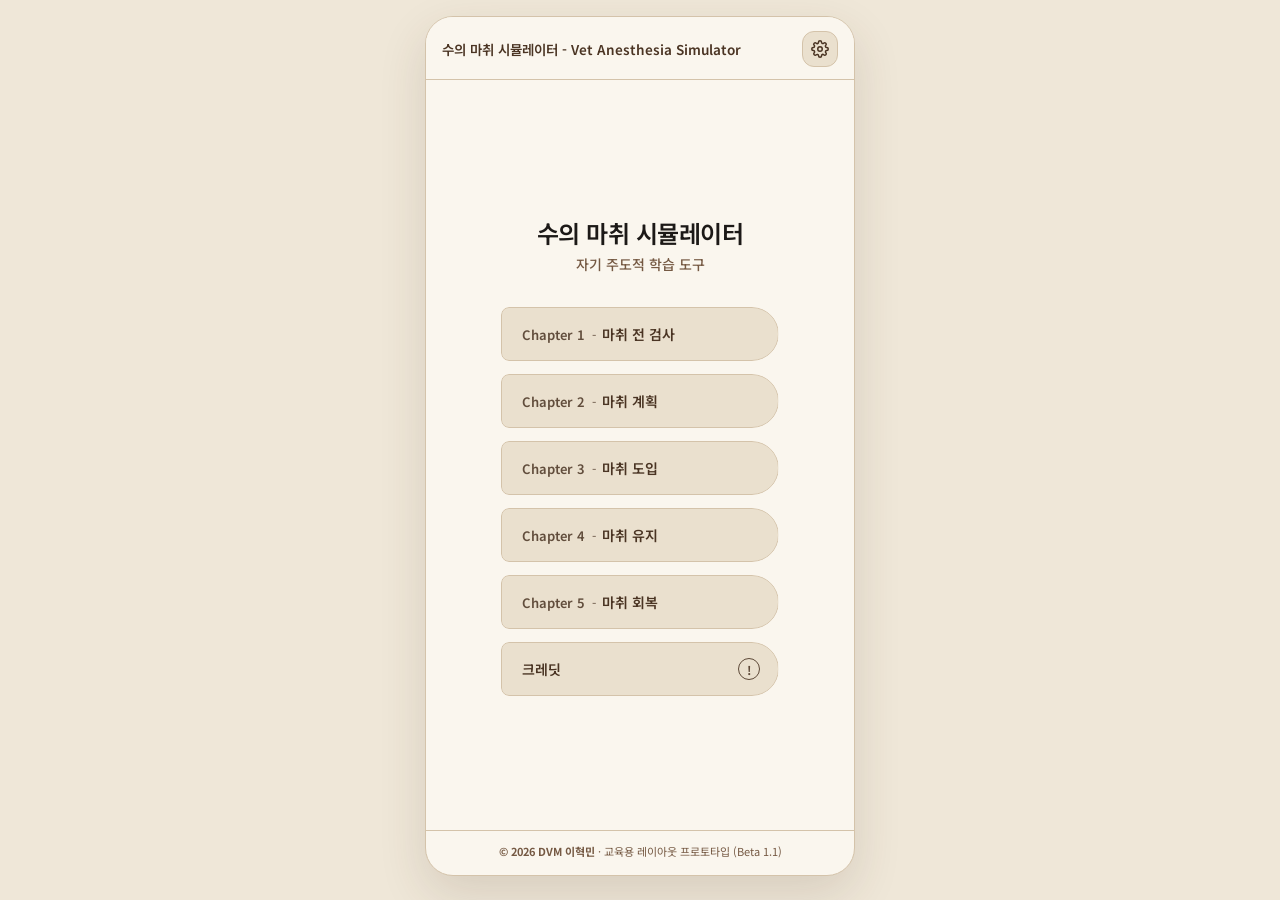
<file: index.html>
<!DOCTYPE html>
<html lang="ko">
<head>
  <meta charset="UTF-8" />
  <meta name="viewport" content="width=device-width, initial-scale=1.0, maximum-scale=1.0, user-scalable=no" />
  <title>수의 마취 시뮬레이터 · Beta 1.1</title>
  <link rel="stylesheet" href="beta11.css?v=20261127r" />
  <script src="beta11-settings.js?v=20261127q"></script>
</head>
<body>
  <div class="app-shell">
    <header class="top-bar">
      <div class="top-left">
        <div class="top-title" style="font-size:clamp(11px, 3.1vw, 13.5px);">
          수의 마취 시뮬레이터 - Vet Anesthesia Simulator
        </div>
      </div>
      <div class="top-actions">
        <button id="btn-settings" type="button" class="b-btn b-btn-icon" aria-label="설정" title="설정">
          <svg width="18" height="18" viewBox="0 0 24 24" fill="none" stroke="currentColor" stroke-width="2" stroke-linecap="round" stroke-linejoin="round" aria-hidden="true">
            <circle cx="12" cy="12" r="3"></circle>
            <path d="M19.4 15a1.65 1.65 0 0 0 .33 1.82l.06.06a2 2 0 1 1-2.83 2.83l-.06-.06a1.65 1.65 0 0 0-1.82-.33 1.65 1.65 0 0 0-1 1.51V21a2 2 0 1 1-4 0v-.09A1.65 1.65 0 0 0 9 19.4a1.65 1.65 0 0 0-1.82.33l-.06.06a2 2 0 1 1-2.83-2.83l.06-.06a1.65 1.65 0 0 0 .33-1.82 1.65 1.65 0 0 0-1.51-1H3a2 2 0 1 1 0-4h.09A1.65 1.65 0 0 0 4.6 9a1.65 1.65 0 0 0-.33-1.82l-.06-.06a2 2 0 1 1 2.83-2.83l.06.06a1.65 1.65 0 0 0 1.82.33H9a1.65 1.65 0 0 0 1-1.51V3a2 2 0 1 1 4 0v.09a1.65 1.65 0 0 0 1 1.51 1.65 1.65 0 0 0 1.82-.33l.06-.06a2 2 0 1 1 2.83 2.83l-.06.06a1.65 1.65 0 0 0-.33 1.82V9c.26.604.852.997 1.51 1H21a2 2 0 1 1 0 4h-.09a1.65 1.65 0 0 0-1.51 1z"></path>
          </svg>
        </button>
      </div>
    </header>

    <main class="page-body" style="justify-content:center; gap:28px; padding:24px 16px 28px;">
      <section style="text-align:center; padding:8px 0 4px;">
        <h1 class="font-maru" style="font-size:24px; font-weight:600; color:var(--black); letter-spacing:-0.02em; line-height:1.3;">
          수의 마취 시뮬레이터
        </h1>
        <p style="margin-top:6px; font-size:14px; font-weight:500; color:var(--brown-soft);">
          자기 주도적 학습 도구
        </p>
      </section>

      <!-- 총 6개 버튼: Chapter - 제목 (한 줄) + 좌측 부드러운 사각형 / 우측 원형 마무리 -->
      <nav class="menu-list" aria-label="베타 1.1 챕터 메뉴">
        <a class="b-btn menu-btn" href="chapter1.html">
          <span class="m-inline"><span class="m-kicker">Chapter 1</span><span class="m-sep">-</span><span class="m-title">마취 전 검사</span></span>
        </a>

        <a class="b-btn menu-btn" href="chapter2.html">
          <span class="m-inline"><span class="m-kicker">Chapter 2</span><span class="m-sep">-</span><span class="m-title">마취 계획</span></span>
        </a>

        <a class="b-btn menu-btn" href="chapter3.html">
          <span class="m-inline"><span class="m-kicker">Chapter 3</span><span class="m-sep">-</span><span class="m-title">마취 도입</span></span>
        </a>

        <a class="b-btn menu-btn" href="chapter4.html">
          <span class="m-inline"><span class="m-kicker">Chapter 4</span><span class="m-sep">-</span><span class="m-title">마취 유지</span></span>
        </a>

        <a class="b-btn menu-btn" href="chapter5.html">
          <span class="m-inline"><span class="m-kicker">Chapter 5</span><span class="m-sep">-</span><span class="m-title">마취 회복</span></span>
        </a>

        <button id="btn-credits" type="button" class="b-btn menu-btn">
          <span class="m-inline"><span class="m-title">크레딧</span></span>
          <span class="m-excl" aria-hidden="true">!</span>
        </button>
      </nav>
    </main>

    <footer style="padding:12px 16px 16px; text-align:center; font-size:11px; color:var(--brown-soft); border-top:1px solid var(--brown-border);">
      <strong>© 2026 DVM 이혁민</strong> · 교육용 레이아웃 프로토타입 (Beta 1.1)
    </footer>
  </div>

  <!-- 그림 2: 설정 팝업 (전체 화면 블러 + 2x2 설정 그리드) -->
  <div id="settings-modal" class="modal-backdrop hidden" role="dialog" aria-modal="true" aria-labelledby="settings-title" style="backdrop-filter:blur(6px);">
    <div class="modal-card">
      <h2 id="settings-title" class="font-maru" style="font-size:20px; font-weight:600; color:var(--brown);">설정</h2>

      <div class="settings-grid">
        <!-- 좌상단: 글씨 크기 (소-중-대 드래그) -->
        <div class="setting-cell">
          <label for="setting-font-range" class="setting-lbl">글씨 크기</label>
          <input id="setting-font-range" class="b-range" type="range" min="0" max="2" step="1" value="1" aria-label="글씨 크기 선택" />
          <div class="range-marks" id="font-marks">
            <button type="button" data-fval="0">소</button>
            <button type="button" data-fval="1" class="active">중</button>
            <button type="button" data-fval="2">대</button>
          </div>
        </div>

        <!-- 우상단: 소리 On/Off -->
        <div class="setting-cell">
          <span class="setting-lbl">소리</span>
          <button id="btn-sound-toggle" type="button" class="sound-toggle is-on" role="switch" aria-checked="true">
            <span class="sound-track"><span class="sound-thumb"></span></span>
            <span id="sound-state-lbl">On</span>
          </button>
        </div>

        <!-- 좌하단: 전체화면 -->
        <div class="setting-cell">
          <button id="btn-fullscreen" type="button" class="b-btn b-btn-sm" style="width:100%;">전체화면</button>
        </div>

        <!-- 우하단: 공유하기 -->
        <div class="setting-cell">
          <button id="btn-share" type="button" class="b-btn b-btn-sm" style="width:100%;">공유하기</button>
        </div>

        <!-- 하단 전체: 초기화 -->
        <div class="setting-cell" style="grid-column: 1 / -1;">
          <button id="btn-reset-data" type="button" class="b-btn b-btn-sm" style="width:100%; color:#b91c1c;">초기화</button>
        </div>
      </div>

      <div id="share-toast" class="share-toast" aria-live="polite"></div>

      <div class="modal-close-wrap">
        <button id="btn-settings-close" type="button" class="b-btn modal-close-btn">닫기</button>
      </div>
    </div>
  </div>

  <!-- 초기화 2단계 확인 팝업 -->
  <div id="reset-modal" class="modal-backdrop hidden" role="dialog" aria-modal="true" aria-labelledby="reset-msg" style="backdrop-filter:blur(6px); z-index:120;">
    <div class="modal-card" style="text-align:center;">
      <p id="reset-msg" class="font-maru" style="font-size:17px; font-weight:600; color:var(--brown); line-height:1.55; margin-bottom:10px;">지금까지 저장된 내용을 초기화 합니다</p>
      <p id="reset-warn" style="display:none; font-size:14.5px; font-weight:700; color:#dc2626; line-height:1.5; margin-bottom:14px;">경고, 정말로 초기화에 동의하십니까?</p>
      <div id="reset-actions" style="display:flex; gap:10px; justify-content:center; margin-top:14px;">
        <button id="btn-reset-yes" type="button" class="b-btn b-btn-sm" style="flex:1; height:40px; border-radius:14px; color:#b91c1c;">예</button>
        <button id="btn-reset-no" type="button" class="b-btn b-btn-sm" style="flex:1; height:40px; border-radius:14px;">아니오</button>
      </div>
    </div>
  </div>

  <!-- 그림 3: 크레딧 팝업 -->
  <div id="credits-modal" class="modal-backdrop hidden" role="dialog" aria-modal="true" aria-labelledby="credits-title" style="backdrop-filter:blur(6px);">
    <div class="modal-card">
      <h2 id="credits-title" class="font-maru" style="font-size:20px; font-weight:600; color:var(--brown); margin-bottom:14px;">제작 정보</h2>
      <div class="b-card" style="padding:6px 14px; margin-bottom:14px;">
        <div class="modal-row"><span class="muted">기획 · 제작</span><strong>DVM 이혁민</strong></div>
        <div class="modal-row"><span class="muted">버전</span><strong>Beta 1.1 (Layout)</strong></div>
        <div class="modal-row"><span class="muted">제작 도구</span><strong>Gemini · Antigravity</strong></div>
      </div>
      <p class="muted" style="font-size:11.5px; margin-bottom:16px; line-height:1.55;">
        본 시뮬레이터는 수의 마취 임상 교육 목적의 프로토타입이며, 실제 환자의 진료·처방은 담당 수의사의 의학적 판단에 따라야 합니다.
      </p>
      <div class="modal-close-wrap">
        <button id="btn-credits-close" type="button" class="b-btn modal-close-btn">닫기</button>
      </div>
    </div>
  </div>

  <script>
    const settingsModal = document.getElementById('settings-modal');
    const creditsModal = document.getElementById('credits-modal');
    const btnCredits = document.getElementById('btn-credits');
    const fontRange = document.getElementById('setting-font-range');
    const fontMarks = document.querySelectorAll('#font-marks button');
    const btnSound = document.getElementById('btn-sound-toggle');
    const soundLbl = document.getElementById('sound-state-lbl');
    const btnFs = document.getElementById('btn-fullscreen');
    const btnShare = document.getElementById('btn-share');
    const shareToast = document.getElementById('share-toast');
    const FADE_MS = 420;

    function syncSettingsUI() {
      const lv = Beta11Settings.getFontLevel();
      fontRange.value = String(lv);
      fontMarks.forEach((b) => b.classList.toggle('active', Number(b.dataset.fval) === lv));
      const snd = Beta11Settings.isSoundOn();
      btnSound.classList.toggle('is-on', snd);
      btnSound.setAttribute('aria-checked', String(snd));
      soundLbl.textContent = snd ? 'On' : 'Off';
      const fs = Beta11Settings.isFullscreenOn();
      btnFs.classList.toggle('active', fs);
      btnFs.textContent = fs ? '전체화면 종료' : '전체화면';
    }
    syncSettingsUI();

    fontRange.addEventListener('input', () => {
      Beta11Settings.applyFontLevel(fontRange.value);
      syncSettingsUI();
    });
    fontMarks.forEach((b) => {
      b.addEventListener('click', () => {
        Beta11Settings.applyFontLevel(b.dataset.fval);
        syncSettingsUI();
        Beta11Settings.playTone(520, 0.05, 0.03);
      });
    });

    btnSound.addEventListener('click', () => {
      Beta11Settings.setSound(!Beta11Settings.isSoundOn());
      syncSettingsUI();
    });

    btnFs.addEventListener('click', async () => {
      const on = await Beta11Settings.toggleFullscreen();
      btnFs.classList.toggle('active', on);
      btnFs.textContent = on ? '전체화면 종료' : '전체화면';
      Beta11Settings.playTone(560, 0.05, 0.03);
    });

    btnShare.addEventListener('click', async () => {
      Beta11Settings.playTone(580, 0.05, 0.03);
      const res = await Beta11Settings.shareSimulator();
      if (res.method === 'clipboard' && res.ok) {
        shareToast.textContent = '시뮬레이터 링크가 클립보드에 복사되었습니다.';
        setTimeout(() => { shareToast.textContent = ''; }, 2400);
      } else if (res.method === 'native' && res.ok) {
        shareToast.textContent = '공유 창이 열렸습니다.';
        setTimeout(() => { shareToast.textContent = ''; }, 2000);
      } else if (res.method === 'fail') {
        shareToast.textContent = '주소창의 링크를 직접 복사해 주세요.';
      }
    });

    // 설정 버튼은 즉시 블러 팝업 오픈
    document.getElementById('btn-settings').addEventListener('click', () => {
      syncSettingsUI();
      shareToast.textContent = '';
      Beta11Settings.playTone(500, 0.05, 0.03);
      settingsModal.classList.remove('hidden');
    });
    document.getElementById('btn-settings-close').addEventListener('click', () => settingsModal.classList.add('hidden'));
    settingsModal.addEventListener('click', (e) => { if (e.target === settingsModal) settingsModal.classList.add('hidden'); });

    // 초기화 2단계 확인 팝업
    const resetModal = document.getElementById('reset-modal');
    const resetMsgEl = document.getElementById('reset-msg');
    const resetWarnEl = document.getElementById('reset-warn');
    const resetActionsEl = document.getElementById('reset-actions');
    let resetStep = 0;
    let resetReturnTimer = null;

    function clearResetTimer() {
      if (resetReturnTimer) {
        clearTimeout(resetReturnTimer);
        resetReturnTimer = null;
      }
    }

    function openResetModal() {
      clearResetTimer();
      resetStep = 1;
      resetMsgEl.textContent = '지금까지 저장된 내용을 초기화 합니다';
      resetWarnEl.style.display = 'none';
      resetActionsEl.style.display = 'flex';
      resetModal.classList.remove('hidden');
      Beta11Settings.playTone(460, 0.06, 0.03);
    }

    function returnToMainFromReset() {
      clearResetTimer();
      resetModal.classList.add('hidden');
      settingsModal.classList.add('hidden');
      resetStep = 0;
    }

    function performProgressReset() {
      try {
        if (window.Beta11Settings && typeof Beta11Settings.resetProgress === 'function') {
          Beta11Settings.resetProgress();
        }
      } catch {}
      try {
        localStorage.removeItem('vet_b11_progress');
      } catch {}
    }

    document.getElementById('btn-reset-data').addEventListener('click', openResetModal);
    document.getElementById('btn-reset-yes').addEventListener('click', () => {
      if (resetStep === 1) {
        resetStep = 2;
        resetWarnEl.style.display = 'block';
        Beta11Settings.playTone(340, 0.08, 0.035);
      } else if (resetStep === 2) {
        resetStep = 3;
        performProgressReset();
        resetMsgEl.textContent = '초기화 되었습니다.';
        resetWarnEl.style.display = 'none';
        resetActionsEl.style.display = 'none';
        Beta11Settings.playTone(620, 0.08, 0.035);
        clearResetTimer();
        resetReturnTimer = setTimeout(returnToMainFromReset, 1100);
      }
    });
    document.getElementById('btn-reset-no').addEventListener('click', () => {
      Beta11Settings.playTone(480, 0.05, 0.03);
      returnToMainFromReset();
    });
    resetModal.addEventListener('click', (e) => {
      if (resetStep === 3 && e.target === resetModal) returnToMainFromReset();
    });

    // 챕터 이동 버튼: 좌측 -> 우측 fade out 후 SPA 전환 (모바일 전체화면 유지!)
    document.querySelectorAll('a.menu-btn').forEach((link) => {
      link.addEventListener('click', (e) => {
        e.preventDefault();
        if (link.classList.contains('fade-out-lr')) return;
        const target = link.getAttribute('href');
        Beta11Settings.playTone(540, 0.06, 0.03);
        link.classList.add('fade-out-lr');
        setTimeout(() => { Beta11Settings.navigateTo(target, { push: true }); }, FADE_MS);
      });
    });

    // 크레딧 버튼: 좌측 -> 우측 fade out 후 팝업 오픈, 팝업 닫히면 버튼 복원
    const closeCredits = () => {
      creditsModal.classList.add('hidden');
      btnCredits.classList.remove('fade-out-lr');
    };
    btnCredits.addEventListener('click', () => {
      if (btnCredits.classList.contains('fade-out-lr')) return;
      Beta11Settings.playTone(500, 0.05, 0.03);
      btnCredits.classList.add('fade-out-lr');
      setTimeout(() => { creditsModal.classList.remove('hidden'); }, FADE_MS);
    });
    document.getElementById('btn-credits-close').addEventListener('click', closeCredits);
    creditsModal.addEventListener('click', (e) => { if (e.target === creditsModal) closeCredits(); });

    document.addEventListener('keydown', (e) => {
      if (e.key === 'Escape') {
        resetModal.classList.add('hidden');
        settingsModal.classList.add('hidden');
        if (!creditsModal.classList.contains('hidden')) closeCredits();
      }
    });

    window.addEventListener('pageshow', (e) => {
      if (e.persisted) {
        document.querySelectorAll('.menu-btn.fade-out-lr').forEach((el) => el.classList.remove('fade-out-lr'));
      }
      syncSettingsUI();
    });
  </script>
</body>
</html>
</file>
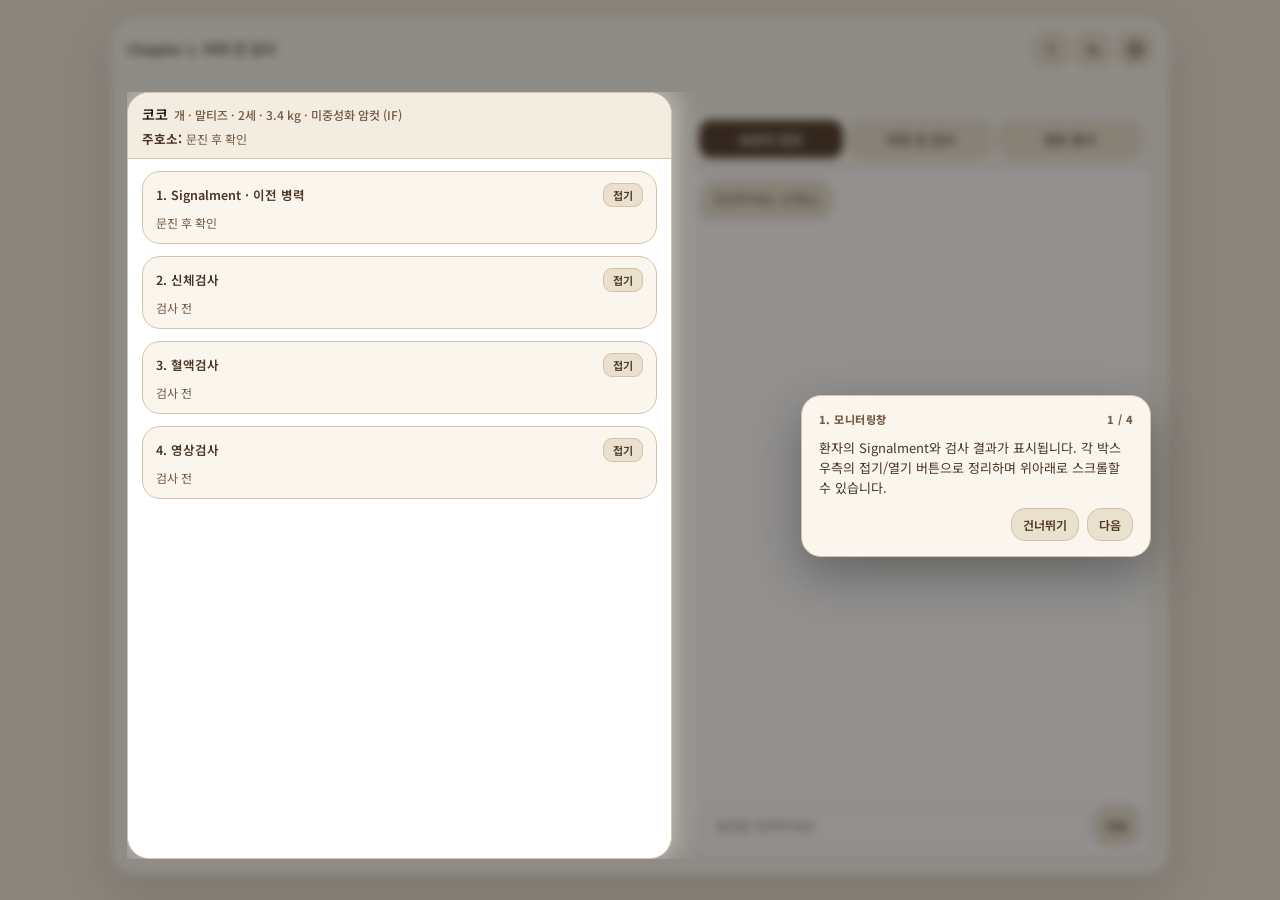
<file: chapter1.html>
<!DOCTYPE html>
<html lang="ko">
<head>
  <meta charset="UTF-8" />
  <meta name="viewport" content="width=device-width, initial-scale=1.0, maximum-scale=1.0, user-scalable=no" />
  <title>Chapter 1. 마취 전 검사 — 베타 1.1</title>
  <link rel="stylesheet" href="beta11.css?v=20261127r" />
  <script src="beta11-settings.js?v=20261127q"></script>
  <script src="beta11-ch1-data.js"></script>
</head>
<body>
  <div class="app-shell chapter-shell">
    <header class="top-bar">
      <div class="top-left">
        <div class="top-title">Chapter 1. 마취 전 검사</div>
      </div>
      <div id="chapter-top-actions" class="top-actions"></div>
    </header>

    <main class="ch1-page-body">
      <div class="ch1-split" id="ch1-split">
        <!-- 좌측(데스크탑) / 상단(모바일): 모니터링창 -->
        <section class="ch1-monitor" id="ch1-monitor" aria-label="환자 모니터링창">
          <div class="ch1-sig-pinned" id="ch1-sig-pinned">
            <div class="ch1-sig-head" id="ch1-sig-head"></div>
            <div class="ch1-cc-line">
              <strong>주호소:</strong> <span id="ch1-cc-val" class="mon-empty">문진 후 확인</span>
            </div>
          </div>

          <div class="ch1-monitor-scroll" id="ch1-monitor-scroll">
            <div class="mon-sec" id="mon-sec-hx">
              <div class="mon-sec-title">
                <span>1. Signalment · 이전 병력</span>
                <button type="button" class="b-btn mon-toggle-btn" data-mon-toggle="mon-sec-hx">접기</button>
              </div>
              <div class="mon-sec-body">
                <div class="sig-hx-list" id="ch1-hx-list">
                  <div class="mon-empty">문진 후 확인</div>
                </div>
              </div>
            </div>

            <div class="mon-sec" id="mon-sec-pe">
              <div class="mon-sec-title">
                <span>2. 신체검사</span>
                <button type="button" class="b-btn mon-toggle-btn" data-mon-toggle="mon-sec-pe">접기</button>
              </div>
              <div class="mon-sec-body">
                <div id="ch1-pe-body"><div class="mon-empty">검사 전</div></div>
              </div>
            </div>

            <div class="mon-sec" id="mon-sec-lab">
              <div class="mon-sec-title">
                <span>3. 혈액검사</span>
                <button type="button" class="b-btn mon-toggle-btn" data-mon-toggle="mon-sec-lab">접기</button>
              </div>
              <div class="mon-sec-body">
                <div id="ch1-lab-body"><div class="mon-empty">검사 전</div></div>
              </div>
            </div>

            <div class="mon-sec" id="mon-sec-img">
              <div class="mon-sec-title">
                <span>4. 영상검사</span>
                <button type="button" class="b-btn mon-toggle-btn" data-mon-toggle="mon-sec-img">접기</button>
              </div>
              <div class="mon-sec-body">
                <div id="ch1-img-body"><div class="mon-empty">검사 전</div></div>
              </div>
            </div>
          </div>
        </section>

        <!-- 우측(데스크탑) / 하단(모바일): 조작창 -->
        <section class="ch1-control" id="ch1-control" aria-label="조작창">
          <div class="ch1-ctrl-handle" id="ch1-ctrl-handle" role="button" tabindex="0" aria-label="조작창 접기 및 펼치기">
            <div class="ch1-ctrl-handle-bar"></div>
          </div>

          <div class="ch1-ctrl-tabs" role="tablist">
            <button type="button" class="b-btn ch1-tab-btn active" data-pane="chat">보호자 문진</button>
            <button type="button" class="b-btn ch1-tab-btn" data-pane="exam">마취 전 검사</button>
            <button type="button" class="b-btn ch1-tab-btn" data-pane="eval">예후 평가</button>
          </div>

          <div class="ch1-ctrl-body" id="ch1-ctrl-body">
            <!-- 1. 보호자 문진 -->
            <div class="ch1-pane" data-content="chat">
              <div class="ch1-chat-log" id="ch1-chat-log"></div>
              <form class="ch1-chat-form" id="ch1-chat-form" autocomplete="off">
                <input id="ch1-chat-input" type="text" class="b-input" placeholder="질문을 입력하세요" />
                <button id="ch1-chat-send" type="submit" class="b-btn b-btn-sm" style="flex-shrink:0;">전송</button>
              </form>
            </div>

            <!-- 2. 마취 전 검사 -->
            <div class="ch1-pane pane-hidden" data-content="exam">
              <div class="exam-btn-list" id="ch1-exam-list">
                <div class="exam-item" data-exam="pe">
                  <button type="button" class="b-btn exam-main-btn" data-exam-btn="pe" data-orig-label="신체검사">
                    <span class="exam-fill"></span>
                    <span class="exam-lbl">신체검사</span>
                  </button>
                </div>
                <div class="exam-item" data-exam="lab">
                  <button type="button" class="b-btn exam-main-btn" data-exam-btn="lab" data-orig-label="혈액검사">
                    <span class="exam-fill"></span>
                    <span class="exam-lbl">혈액검사</span>
                  </button>
                </div>
                <div class="exam-item" data-exam="img">
                  <button type="button" class="b-btn exam-main-btn" data-exam-btn="img" data-orig-label="영상검사">
                    <span class="exam-fill"></span>
                    <span class="exam-lbl">영상검사</span>
                  </button>
                </div>
              </div>
            </div>

            <!-- 3. 예후 평가 -->
            <div class="ch1-pane pane-hidden" data-content="eval">
              <div>
                <div class="eval-sec-lbl">ASA Grade</div>
                <div class="asa-grid" id="ch1-asa-grid">
                  <button type="button" class="b-btn asa-btn" data-asa="1">1</button>
                  <button type="button" class="b-btn asa-btn" data-asa="2">2</button>
                  <button type="button" class="b-btn asa-btn" data-asa="3">3</button>
                  <button type="button" class="b-btn asa-btn" data-asa="4">4</button>
                  <button type="button" class="b-btn asa-btn" data-asa="5">5</button>
                  <button type="button" class="b-btn asa-btn" id="ch1-asa-e" data-asa-e="1">E</button>
                </div>
              </div>

              <div>
                <div class="eval-sec-lbl">예후 평가</div>
                <div class="prog-grid" id="ch1-prog-grid">
                  <button type="button" class="b-btn prog-btn" data-prog="Good">양호(Good)</button>
                  <button type="button" class="b-btn prog-btn" data-prog="Fair">보통(Fair)</button>
                  <button type="button" class="b-btn prog-btn" data-prog="Guarded">주의(Guarded)</button>
                  <button type="button" class="b-btn prog-btn" data-prog="Poor">불량(Poor)</button>
                  <button type="button" class="b-btn prog-btn span-2" data-prog="Grave">위독(Grave)</button>
                </div>
              </div>

              <div style="margin-top:auto; padding-top:6px;">
                <button type="button" class="b-btn" id="ch1-eval-submit" style="width:100%; height:44px; border-radius:14px;">평가 확정</button>
              </div>
            </div>

            <!-- 평가 확정 시 50% 투명도 빨간 사각형 도장 애니메이션 -->
            <div id="ch1-stamp-overlay" class="ch1-stamp-overlay hidden" aria-live="polite">
              <div class="ch1-stamp-asa" id="ch1-stamp-asa"></div>
              <div class="ch1-stamp-prog" id="ch1-stamp-prog"></div>
              <div class="ch1-stamp-grade" id="ch1-stamp-grade"></div>
            </div>
          </div>
        </section>
      </div>
    </main>
  </div>

  <!-- 실패 팝업 (F 등급 또는 보호자 신뢰 붕괴 시 — 배경 클릭/ESC로 닫히지 않음) -->
  <div id="ch1-fail-modal" class="modal-backdrop no-dismiss hidden" role="dialog" aria-modal="true" aria-labelledby="ch1-fail-title" style="backdrop-filter:blur(6px); z-index:105;">
    <div class="modal-card" style="text-align:center;">
      <h2 id="ch1-fail-title" class="font-maru" style="font-size:20px; font-weight:700; color:#dc2626; margin-bottom:8px;">진료 중단</h2>
      <p id="ch1-fail-desc" class="muted" style="font-size:15px; font-weight:600; line-height:1.5; margin-bottom:16px;"></p>
      <div style="display:flex; flex-direction:column; gap:8px;">
        <button id="ch1-fail-review" type="button" class="b-btn" style="width:100%; height:42px; border-radius:14px;">해설 보기</button>
        <button id="ch1-fail-restart" type="button" class="b-btn" style="width:100%; height:42px; border-radius:14px;">재시작</button>
        <button id="ch1-fail-main" type="button" class="b-btn" style="width:100%; height:42px; border-radius:14px;">메인화면</button>
      </div>
    </div>
  </div>

  <!-- 해설 보기 팝업 (오답노트 · AI 로그 분석 · SOAP 분석) -->
  <div id="ch1-review-modal" class="modal-backdrop hidden" role="dialog" aria-modal="true" aria-labelledby="ch1-review-title" style="backdrop-filter:blur(6px); z-index:120;">
    <div class="modal-card" style="max-width:420px; max-height:84dvh; display:flex; flex-direction:column;">
      <h2 id="ch1-review-title" class="font-maru" style="font-size:19px; font-weight:600; color:var(--brown); margin-bottom:10px;">해설 보기</h2>
      <div class="step-tabs" id="ch1-review-tabs" role="tablist" style="margin-bottom:10px; flex-shrink:0;">
        <button type="button" class="step-tab active" data-rv-tab="wrong">오답노트</button>
        <button type="button" class="step-tab" data-rv-tab="ai">AI 로그 분석</button>
        <button type="button" class="step-tab" data-rv-tab="soap">SOAP 분석</button>
      </div>
      <div id="ch1-review-body" style="flex:1 1 auto; overflow-y:auto; display:flex; flex-direction:column; gap:10px; min-height:180px; padding-right:2px;">
        <div id="ch1-rv-wrong" data-rv-pane="wrong"></div>
        <div id="ch1-rv-ai" data-rv-pane="ai" class="pane-hidden"></div>
        <div id="ch1-rv-soap" data-rv-pane="soap" class="pane-hidden"></div>
      </div>
      <div class="modal-close-wrap" style="margin-top:12px; flex-shrink:0;">
        <button id="ch1-review-close" type="button" class="b-btn modal-close-btn">닫기</button>
      </div>
    </div>
  </div>

  <script>
    (function () {
      const Data = window.Beta11Ch1Data;
      const Settings = window.Beta11Settings;
      if (!Data || !Settings) return;

      const PROG_ORDER = ['Good', 'Fair', 'Guarded', 'Poor', 'Grave'];

      const splitEl = document.getElementById('ch1-split');
      const monitorScrollEl = document.getElementById('ch1-monitor-scroll');
      const sigHeadEl = document.getElementById('ch1-sig-head');
      const ccValEl = document.getElementById('ch1-cc-val');
      const hxListEl = document.getElementById('ch1-hx-list');
      const peBodyEl = document.getElementById('ch1-pe-body');
      const labBodyEl = document.getElementById('ch1-lab-body');
      const imgBodyEl = document.getElementById('ch1-img-body');
      const ctrlHandleEl = document.getElementById('ch1-ctrl-handle');
      const chatLogEl = document.getElementById('ch1-chat-log');
      const chatFormEl = document.getElementById('ch1-chat-form');
      const chatInputEl = document.getElementById('ch1-chat-input');
      const chatSendBtn = document.getElementById('ch1-chat-send');
      const stampOverlayEl = document.getElementById('ch1-stamp-overlay');
      const stampAsaEl = document.getElementById('ch1-stamp-asa');
      const stampProgEl = document.getElementById('ch1-stamp-prog');
      const stampGradeEl = document.getElementById('ch1-stamp-grade');
      const evalSubmitBtn = document.getElementById('ch1-eval-submit');

      let currentStageId = 'tutorial';
      let currentCase = null;
      let chatHistory = [];
      let chatBusy = false;
      let revealedKeys = new Set();
      let examState = { pe: 'idle', lab: 'idle', img: 'idle' }; // idle | loading | ready | done
      let examTimers = [];
      let typingTimers = [];
      let selectedAsa = null;
      let selectedEmerg = false;
      let selectedProg = null;
      let evaluated = false;
      let postExamExplained = false;
      let examBeforeChat = false;
      let ownerMood = 85;
      let ownerAborted = false;
      let recentPracticeNames = [];

      function clearAllTimers() {
        examTimers.forEach((id) => clearTimeout(id));
        examTimers = [];
        typingTimers.forEach((id) => clearTimeout(id));
        typingTimers = [];
      }

      const setCollapsed = Settings.bindCtrlHandle(ctrlHandleEl, splitEl);

      /* Vertical pointer-drag scrolling on Monitoring Window for desktop mouse convenience */
      let monDrag = false;
      let monStartY = 0;
      let monStartTop = 0;
      monitorScrollEl.addEventListener('pointerdown', (e) => {
        if (e.pointerType === 'touch') return;
        monDrag = true;
        monStartY = e.clientY;
        monStartTop = monitorScrollEl.scrollTop;
      });
      window.addEventListener('pointermove', (e) => {
        if (!monDrag) return;
        monitorScrollEl.scrollTop = monStartTop - (e.clientY - monStartY);
      });
      window.addEventListener('pointerup', () => { monDrag = false; });

      /* Monitoring Section Fold / Unfold Buttons */
      function setMonCollapsed(secId, collapsed) {
        const sec = document.getElementById(secId);
        if (!sec) return;
        sec.classList.toggle('is-collapsed', Boolean(collapsed));
        const btn = sec.querySelector('.mon-toggle-btn');
        if (btn) btn.textContent = collapsed ? '열기' : '접기';
      }
      document.querySelectorAll('[data-mon-toggle]').forEach((btn) => {
        btn.addEventListener('click', (e) => {
          e.stopPropagation();
          const secId = btn.dataset.monToggle;
          const sec = document.getElementById(secId);
          if (!sec) return;
          Settings.playTone(500, 0.04, 0.025);
          setMonCollapsed(secId, !sec.classList.contains('is-collapsed'));
        });
      });

      /* Control Menu Tabs */
      function activateTab(paneName) {
        setCollapsed(false);
        document.querySelectorAll('.ch1-tab-btn').forEach((b) => {
          b.classList.toggle('active', b.dataset.pane === paneName);
        });
        document.querySelectorAll('[data-content]').forEach((p) => {
          p.classList.toggle('pane-hidden', p.dataset.content !== paneName);
        });
      }
      document.querySelectorAll('.ch1-tab-btn').forEach((btn) => {
        btn.addEventListener('click', () => {
          Settings.playTone(520, 0.04, 0.025);
          activateTab(btn.dataset.pane);
        });
      });

      /* Typing animation in Monitoring Window — keeps default monitor font color */
      function typeIntoElement(el, fullText) {
        el.textContent = '';
        el.classList.remove('mon-empty');
        let idx = 0;
        function step() {
          if (idx <= fullText.length) {
            el.textContent = fullText.slice(0, idx);
            idx += 1;
            const t = setTimeout(step, 22);
            typingTimers.push(t);
          }
        }
        step();
      }

      function revealSignalmentKeys(keys) {
        if (!currentCase || !keys.length) return;
        let newlyAdded = false;
        keys.forEach((k) => {
          if (revealedKeys.has(k)) return;
          revealedKeys.add(k);
          newlyAdded = true;
          if (k === 'chiefComplaint') {
            typeIntoElement(ccValEl, currentCase.chiefComplaint);
          } else {
            const h = (currentCase.history || []).find((item) => item.key === k);
            if (!h) return;
            setMonCollapsed('mon-sec-hx', false);
            const emptyNode = hxListEl.querySelector('.mon-empty');
            if (emptyNode) emptyNode.remove();
            const row = document.createElement('div');
            row.className = 'sig-hx-row';
            row.innerHTML = `<span class="sig-hx-k">${h.label}:</span> <span class="sig-hx-v"></span>`;
            hxListEl.appendChild(row);
            typeIntoElement(row.querySelector('.sig-hx-v'), h.text);
          }
        });
        if (newlyAdded) Settings.playTone(640, 0.05, 0.025);
      }

      /* Chat Helpers — Important Signalment info highlighted in Blue inside Chat Bubble */
      function escapeHtml(s) {
        return String(s || '')
          .replace(/&/g, '&amp;')
          .replace(/</g, '&lt;')
          .replace(/>/g, '&gt;')
          .replace(/"/g, '&quot;');
      }

      function formatOwnerChatHtml(text, caseObj, hits) {
        const safe = escapeHtml(text);
        if (!caseObj || !hits || !hits.length) return safe;

        // Highlight sentences/clauses containing discovered Signalment facts or keywords in blue
        const phrases = [];
        if (hits.includes('chiefComplaint') && caseObj.chiefComplaint) {
          phrases.push(caseObj.chiefComplaint);
        }
        (caseObj.history || []).forEach((h) => {
          if (hits.includes(h.key)) {
            if (h.text) phrases.push(h.text);
            (h.keywords || []).forEach((kw) => { if (kw && kw.length >= 2) phrases.push(kw); });
          }
        });

        const parts = String(text).split(/([.!?]\s+)/);
        let anyHighlighted = false;
        const out = parts.map((seg) => {
          if (!seg || /^[.!?]\s+$/.test(seg)) return escapeHtml(seg);
          const low = seg.toLowerCase();
          const matched = phrases.some((ph) => low.includes(String(ph).toLowerCase()));
          if (matched) {
            anyHighlighted = true;
            return `<span class="chat-sig-blue">${escapeHtml(seg)}</span>`;
          }
          return escapeHtml(seg);
        }).join('');

        return anyHighlighted ? out : `<span class="chat-sig-blue">${safe}</span>`;
      }

      function appendBubble(sender, text, htmlOverride = null) {
        const row = document.createElement('div');
        row.className = `chat-row ${sender}`;
        const b = document.createElement('div');
        b.className = 'chat-bubble';
        if (htmlOverride != null) b.innerHTML = htmlOverride;
        else b.textContent = text;
        row.appendChild(b);
        chatLogEl.appendChild(row);
        chatLogEl.scrollTop = chatLogEl.scrollHeight;
      }

      function setChatLocked(locked) {
        chatInputEl.disabled = Boolean(locked);
        chatSendBtn.disabled = Boolean(locked);
        chatInputEl.placeholder = locked ? '평가가 완료되어 문진이 종료되었습니다' : '질문을 입력하세요';
      }

      async function handleChatSend(e) {
        e.preventDefault();
        if (evaluated || chatBusy || !currentCase) return;
        const q = chatInputEl.value.trim();
        if (!q) return;

        chatInputEl.value = '';
        appendBubble('vet', q);
        chatHistory.push({ sender: 'vet', text: q });
        chatBusy = true;
        chatSendBtn.disabled = true;

        const doneExamsCount = ['pe', 'lab', 'img'].filter((k) => examState[k] === 'done').length;
        const isStatusExplain = doneExamsCount > 0 && !evaluated && /검사|결과|상태|수치|정상|이상|신체|혈액|영상|방사선|초음파|청진|심장|신장|담낭|폐|위험|마취|예후|ASA|안정|응급|좋|나쁘|괜찮|설명|소견/i.test(q);
        if (isStatusExplain) {
          postExamExplained = true;
        }

        const labSummaryStr = doneExamsCount > 0
          ? `실시 완료 검사(${doneExamsCount}/3) — PE: BT ${currentCase.pe.bt}, BP ${currentCase.pe.bpSys}/${currentCase.pe.bpDia}(${currentCase.pe.bpMap}), HR ${currentCase.pe.hr}, 청진(${currentCase.pe.auscHeart || '정상'}) / 흉부 VHS ${currentCase.imaging && currentCase.imaging.thoracic ? currentCase.imaging.thoracic.vhs : '-'}`
          : '';

        const isProfane = /씨발|시발|병신|미친|개새|지랄|꺼져|닥쳐|죽어|좆|fuck|shit|bitch|새끼|멍청이|쓰레기|무식|짜증나게/i.test(q);
        const isRudeOrDismissive = /^(네|응|음|ㅋㅋ+|ㅎㅎ+|몰라|몰라요|알아서|귀찮|시끄|대충|아몰랑|글쎄|뭐래)[\s.?!]*$/i.test(q) || /귀찮|대충|알아서\s*하|상관없|됐어요|그만\s*물어|입\s*닫/.test(q);
        const prevVetMsgs = chatHistory.filter((m) => m.sender === 'vet').slice(0, -1).map((m) => m.text.trim());
        const isRepeated = prevVetMsgs.includes(q);

        let reply = '';
        let aiAborted = false;
        if (isProfane) {
          aiAborted = true;
          reply = '지금 보호자한테 무슨 말씀을 그렇게 하시는 거예요?! 이런 곳에는 절대 우리 아이 못 맡깁니다. 진료 취소하고 나가겠습니다!';
        } else {
          try {
            const resp = await fetch('/api/ai', {
              method: 'POST',
              headers: { 'Content-Type': 'text/plain;charset=UTF-8' },
              body: JSON.stringify({
                task: 'roleplay',
                role: 'owner_preop',
                species: currentCase.species === 'cat' ? '고양이' : '개',
                caseName: `${currentCase.name} (${currentCase.breed}, ${currentCase.age}, ${currentCase.weight}kg)`,
                asa: `ASA ${currentCase.trueAsa}${currentCase.trueEmergency ? '-E' : ''}`,
                caseDesc: `${currentCase.chiefComplaint} / ${(currentCase.history || []).map((h) => h.label + ': ' + h.text).join(', ')}`,
                clue: currentCase.ownerClue || '',
                labSummary: labSummaryStr,
                ownerPersonality: currentCase.ownerPersonality || 'neutral',
                knowledgeLevel: currentCase.ownerLevel || 2,
                chatHistory: chatHistory.slice(-12),
                question: q
              })
            });
            if (resp.ok) {
              const data = await resp.json();
              if (data && data.text) reply = String(data.text).trim();
            }
          } catch {}

          if (!reply) {
            if (isRudeOrDismissive) {
              reply = '선생님, 지금 너무 성의 없게 말씀하시는 거 아니에요? 아이 맡기기 불안해지네요.';
            } else if (isStatusExplain) {
              reply = `검사 결과와 ${currentCase.name} 현재 상태 자세히 설명해 주셔서 감사합니다 선생님. 평가 마무리 부탁드립니다.`;
            } else {
              reply = Data.buildOfflineOwnerReply(currentCase, q);
            }
          }
          if (/^\[ABORT\]/i.test(reply)) {
            aiAborted = true;
          }
        }

        const cleanReply = reply.replace(/^\[ABORT\]\s*/i, '');
        const hits = aiAborted ? [] : Data.detectDiscoveredKeys(currentCase, cleanReply);
        const ownerHtml = formatOwnerChatHtml(cleanReply, currentCase, hits);
        appendBubble('owner', cleanReply, ownerHtml);
        chatHistory.push({ sender: 'owner', text: cleanReply });

        revealSignalmentKeys(hits);

        // Update hidden owner mood gauge (never displayed in UI)
        if (aiAborted) {
          ownerAborted = true;
          ownerMood = 0;
        } else {
          if (isRudeOrDismissive) ownerMood -= 22;
          else if (isRepeated) ownerMood -= 12;
          else if (/짜증|불안해지|불신|성의\s*없|무례|답답|기분\s*나쁘|못\s*믿|나가겠/i.test(cleanReply)) ownerMood -= 15;
          else if (hits.length > 0 || isStatusExplain) ownerMood += 4;
          ownerMood = Math.max(0, Math.min(100, ownerMood));
        }

        chatBusy = false;
        if (ownerAborted || ownerMood <= 0) {
          triggerImmediateTrustFailure();
          return;
        }
        if (!evaluated) {
          chatSendBtn.disabled = false;
          chatInputEl.focus();
        }
      }
      chatFormEl.addEventListener('submit', handleChatSend);

      /* Render Exam Results into Monitoring Window */
      function renderPE(c) {
        const p = c.pe;
        const isCat = c.species === 'cat';
        const abnBT = p.bt < 37.5 || p.bt > 39.2;
        const abnBP = p.bpMap < 65 || p.bpSys > 155 || p.bpSys < 95;
        const abnHR = isCat ? (p.hr < 130 || p.hr > 210) : (p.hr < 65 || p.hr > 145);
        const abnRR = p.rr > 36;
        const abnCRT = p.crt > 2.0;
        const abnMMC = /yellow|pale|cyan|dark|muddy|dry/i.test(p.mmc);
        const auscHeart = p.auscHeart || '심잡음 없음 (정상 심음)';
        const auscLung = p.auscLung || '정상 폐포음';
        const auscBowel = p.auscBowel || '정상 복명음';
        const abnHeart = /Grade|분마음|부정맥|서맥|빈맥/i.test(auscHeart);
        const abnLung = /수포음|천명음|거친|감약|Crackle/i.test(auscLung);
        const abnBowel = /감소|소실|압통|팽만|항진/i.test(auscBowel);
        peBodyEl.innerHTML = `
          <div class="pe-grid">
            <div class="pe-cell"><span class="pe-k">BT</span><span class="pe-v ${abnBT ? 'is-abn' : ''}">${p.bt.toFixed(1)} °C</span></div>
            <div class="pe-cell"><span class="pe-k">BP #${p.cuff}</span><span class="pe-v ${abnBP ? 'is-abn' : ''}">${p.bpSys}/${p.bpDia} (${p.bpMap}) mmHg</span></div>
            <div class="pe-cell"><span class="pe-k">HR</span><span class="pe-v ${abnHR ? 'is-abn' : ''}">${p.hr} /min</span></div>
            <div class="pe-cell"><span class="pe-k">RR</span><span class="pe-v ${abnRR ? 'is-abn' : ''}">${p.rr} /min</span></div>
            <div class="pe-cell"><span class="pe-k">CRT</span><span class="pe-v ${abnCRT ? 'is-abn' : ''}">${p.crt} s</span></div>
            <div class="pe-cell"><span class="pe-k">MMC</span><span class="pe-v ${abnMMC ? 'is-abn' : ''}">${p.mmc}</span></div>
            <div class="pe-cell span-2">
              <span class="pe-k">청진</span>
              <div class="pe-ausc-lines">
                <div class="pe-ausc-row"><span class="pe-ausc-k">심잡음:</span><span class="pe-v ${abnHeart ? 'is-abn' : ''}" style="font-size:inherit;">${auscHeart}</span></div>
                <div class="pe-ausc-row"><span class="pe-ausc-k">폐음:</span><span class="pe-v ${abnLung ? 'is-abn' : ''}" style="font-size:inherit;">${auscLung}</span></div>
                <div class="pe-ausc-row"><span class="pe-ausc-k">복명음:</span><span class="pe-v ${abnBowel ? 'is-abn' : ''}" style="font-size:inherit;">${auscBowel}</span></div>
              </div>
            </div>
          </div>
        `;
      }

      function renderLabTable(rows, panel) {
        return `<table class="lab-tbl"><tbody>${rows.map(([label, key, val, unit]) => {
          const fl = key ? panel.flagOf(key, Number(val)) : '';
          const cls = fl === 'H' ? 'lab-high' : fl === 'L' ? 'lab-low' : '';
          const r = key && panel.ref[key] ? `${panel.ref[key][0]}–${panel.ref[key][1]}` : '';
          return `<tr><td>${label}</td><td class="lab-val ${cls}">${val}${unit ? ' ' + unit : ''}${fl ? ' ' + fl : ''}</td><td class="lab-ref">${r}</td></tr>`;
        }).join('')}</tbody></table>`;
      }

      function renderLab(c) {
        const P = Data.buildLabPanel(c);
        const m = P.vbgM, vc = P.vbgC, cb = P.cbc, ch = P.chem;
        const isCat = P.sp === 'cat';

        const vbgMeasured = [
          ['pH', 'pH', m.pH.toFixed(2), ''],
          ['pCO₂', 'pCO2', m.pCO2, 'mmHg'],
          ['pO₂ (정맥)', 'pO2', m.pO2, 'mmHg'],
          ['Na⁺', 'Na', m.Na, 'mmol/L'],
          ['K⁺', 'K', m.K.toFixed(1), 'mmol/L'],
          ['Cl⁻', 'Cl', m.Cl, 'mmol/L'],
          ['iCa', 'iCa', m.iCa.toFixed(2), 'mmol/L'],
          ['Hct', 'Hct', m.Hct, '%']
        ];
        const vbgCalc = [
          ['pH(T)', 'pHT', vc.pHT.toFixed(3), ''],
          ['pCO₂(T)', 'pCO2T', vc.pCO2T, 'mmHg'],
          ['pO₂(T)', 'pO2T', vc.pO2T, 'mmHg'],
          ['ctCO₂ (tCO₂)', 'ctCO2', vc.ctCO2, 'mmol/L'],
          ['cHCO₃⁻', 'cHCO3', vc.cHCO3, 'mmol/L'],
          ['cHCO₃⁻(std)', 'cHCO3std', vc.cHCO3std, 'mmol/L'],
          ['BE(ecf)', 'BEecf', vc.BEecf, 'mmol/L'],
          ['BE(B)', 'BEB', vc.BEB, 'mmol/L'],
          ['ctHb (tHb)', 'ctHb', vc.ctHb, 'g/dL'],
          ['Ca²⁺(7.4)', 'iCa74', vc.iCa74.toFixed(2), 'mmol/L'],
          ['pO₂(A-a)', 'pO2Aa', vc.pO2Aa, 'mmHg'],
          ['sO₂', 'sO2', vc.sO2, '%'],
          ['Anion gap(K)', 'AGK', vc.AGK, 'mmol/L']
        ];
        const cbcRows = [
          ['RBC', 'RBC', cb.RBC, 'M/µL'],
          ['HGB', 'HGB', cb.HGB, 'g/dL'],
          ['HCT', 'HCT', cb.HCT, '%'],
          ['MCV', 'MCV', cb.MCV, 'fL'],
          ['MCH', 'MCH', cb.MCH, 'pg'],
          ['MCHC', 'MCHC', cb.MCHC, 'g/dL'],
          ['RDW', 'RDW', cb.RDW, '%'],
          ['RETIC', 'RETIC', cb.RETIC, 'K/µL'],
          ['Retic-HGB', 'ReticHGB', cb.ReticHGB, 'pg'],
          ['WBC', 'WBC', cb.WBC, 'K/µL'],
          ['Neu', 'Neu', `${cb.Neu} (${cb.neuP}%)`, ''],
          ['Lym', 'Lym', `${cb.Lym} (${cb.lymP}%)`, ''],
          ['Mono', 'Mono', `${cb.Mono} (${cb.monoP}%)`, ''],
          ['Eos', 'Eos', `${cb.Eos} (${cb.eosP}%)`, ''],
          ['Baso', 'Baso', `${cb.Baso} (${cb.basoP}%)`, ''],
          ['PLT', 'PLT', cb.PLT, 'K/µL'],
          ['MPV', 'MPV', cb.MPV, 'fL'],
          ['PCT', 'PCT', cb.PCT, '%']
        ];
        const chemGeneral = [
          ['ALP', 'ALP', ch.ALP, 'U/L'], ['ALT', 'ALT', ch.ALT, 'U/L'], ['AST', 'AST', ch.AST, 'U/L'],
          ['GGT', 'GGT', ch.GGT, 'U/L'], ['BUN', 'BUN', ch.BUN, 'mg/dL'], ['Crea', 'Crea', ch.Crea, 'mg/dL'],
          ['Phos', 'Phos', ch.Phos, 'mg/dL'], ['Ca', 'Ca', ch.Ca, 'mg/dL'], ['TG', 'TG', ch.TG, 'mg/dL'],
          ['Tchol', 'Tchol', ch.Tchol, 'mg/dL'], ['Glu', 'Glu', ch.Glu, 'mg/dL'], ['TP', 'TP', ch.TP, 'g/dL'],
          ['ALB', 'ALB', ch.ALB, 'g/dL'], ['Glob', 'Glob', ch.Glob, 'g/dL'], ['Mg', 'Mg', ch.Mg, 'mg/dL']
        ];
        const chemSpecial = isCat
          ? [
              ['SAA', 'SAA', ch.SAA, 'µg/mL'], ['fPL', 'fPL', ch.fPL, 'µg/L'],
              ['proBNP', 'proBNP', ch.proBNP, 'pmol/L'], ['T4', 'T4', ch.T4, 'µg/dL'],
              ['Cortisol', 'Cortisol', ch.Cortisol, 'µg/dL'], ['SDMA', 'SDMA', ch.SDMA, 'µg/dL']
            ]
          : [
              ['CRP', 'CRP', ch.CRP, 'mg/L'], ['cPL', 'cPL', ch.cPL, 'µg/L'],
              ['proBNP', 'proBNP', ch.proBNP, 'pmol/L'], ['T4', 'T4', ch.T4, 'µg/dL'],
              ['Cortisol', 'Cortisol', ch.Cortisol, 'µg/dL'], ['SDMA', 'SDMA', ch.SDMA, 'µg/dL']
            ];

        labBodyEl.innerHTML = `
          <div class="lab-group-lbl">정맥혈액가스 (VBG) — 측정 8종</div>
          ${renderLabTable(vbgMeasured, P)}
          <div class="lab-group-lbl">정맥혈액가스 (VBG) — 계산 13종</div>
          ${renderLabTable(vbgCalc, P)}
          <div class="lab-group-lbl">일반혈액검사 (CBC) — 18종</div>
          ${renderLabTable(cbcRows, P)}
          <div class="lab-group-lbl">혈액화학 (일반 15종)</div>
          ${renderLabTable(chemGeneral, P)}
          <div class="lab-group-lbl">혈액화학 (특수 6종)</div>
          ${renderLabTable(chemSpecial, P)}
        `;
      }

      function renderImaging(c) {
        const im = c.imaging || {};
        const th = im.thoracic || {};
        const rows = [
          `<div class="img-row"><strong>흉부 X-ray</strong><br/>VHS: ${th.vhs || '-'} · VLAS: ${th.vlas || '-'}<br/>기관직경: ${th.trachea || '-'}<br/>폐야: ${th.lung || '-'}${th.extra ? '<br/>추가 소견: ' + th.extra : ''}</div>`
        ];
        if (im.abdominal) {
          rows.push(`<div class="img-row"><strong>복부 X-ray</strong><br/>${im.abdominal}</div>`);
        }
        if (im.ultrasound) {
          rows.push(`<div class="img-row"><strong>초음파 검사</strong><br/>${im.ultrasound}</div>`);
        }
        imgBodyEl.innerHTML = `<div class="img-list">${rows.join('')}</div>`;
      }

      /* Button-Integrated Buffered Loading (PE 3s, Lab 2s, Img 2s) -> '검사 완료' + Monitor Render -> Fade Out -> Darkened Original Label */
      function startExam(type) {
        if (!currentCase || examState[type] !== 'idle') return;
        if (!chatHistory.some((m) => m.sender === 'vet')) {
          examBeforeChat = true;
        }
        examState[type] = 'loading';
        Settings.playTone(540, 0.05, 0.03);

        const btn = document.querySelector(`[data-exam-btn="${type}"]`);
        const fillEl = btn.querySelector('.exam-fill');
        const lblEl = btn.querySelector('.exam-lbl');
        const origLabel = btn.dataset.origLabel || lblEl.textContent;

        btn.disabled = true;
        btn.classList.add('exam-loading');
        fillEl.style.width = '0%';
        lblEl.textContent = '검사중 0%';

        // Exact buffered schedules: PE = 3000ms (3초), Lab & Img = 2000ms (2초)
        const steps = type === 'pe'
          ? [
              [14, 240], [28, 260], [30, 520], [52, 280], [66, 260],
              [68, 540], [84, 260], [88, 360], [100, 280]
            ]
          : [
              [18, 160], [34, 180], [36, 360], [62, 200],
              [65, 420], [86, 180], [90, 280], [100, 220]
            ];
        let stepIdx = 0;

        function nextStep() {
          if (stepIdx >= steps.length) {
            examState[type] = 'done';
            lblEl.textContent = '검사 완료';
            fillEl.style.width = '100%';
            Settings.playTone(700, 0.07, 0.035);

            // Display results immediately in Monitoring window
            if (type === 'pe') {
              setMonCollapsed('mon-sec-pe', false);
              renderPE(currentCase);
              document.getElementById('mon-sec-pe').scrollIntoView({ behavior: 'smooth', block: 'nearest' });
            } else if (type === 'lab') {
              setMonCollapsed('mon-sec-lab', false);
              renderLab(currentCase);
              document.getElementById('mon-sec-lab').scrollIntoView({ behavior: 'smooth', block: 'nearest' });
            } else if (type === 'img') {
              setMonCollapsed('mon-sec-img', false);
              renderImaging(currentCase);
              document.getElementById('mon-sec-img').scrollIntoView({ behavior: 'smooth', block: 'nearest' });
            }

            // Fade out '검사 완료' & gauge, then settle into darkened disabled button with original label
            const tFade = setTimeout(() => {
              btn.classList.add('exam-fading');
              const tRestore = setTimeout(() => {
                fillEl.style.width = '0%';
                lblEl.textContent = origLabel;
                btn.classList.remove('exam-loading', 'exam-fading');
                btn.classList.add('exam-done');
                btn.disabled = true;
              }, 340);
              examTimers.push(tRestore);
            }, 550);
            examTimers.push(tFade);
            return;
          }
          const [pct, delay] = steps[stepIdx++];
          const t = setTimeout(() => {
            lblEl.textContent = `검사중 ${pct}%`;
            fillEl.style.width = `${pct}%`;
            nextStep();
          }, delay);
          examTimers.push(t);
        }
        nextStep();
      }

      document.querySelectorAll('[data-exam-btn]').forEach((btn) => {
        btn.addEventListener('click', () => startExam(btn.dataset.examBtn));
      });

      /* Evaluation Selection (ASA 1~5 + E, Prognosis 5 choices) */
      document.querySelectorAll('[data-asa]').forEach((b) => {
        b.addEventListener('click', () => {
          if (evaluated) return;
          selectedAsa = Number(b.dataset.asa);
          document.querySelectorAll('[data-asa]').forEach((el) => el.classList.toggle('active', el === b));
          Settings.playTone(540, 0.04, 0.025);
        });
      });

      const asaEBtn = document.getElementById('ch1-asa-e');
      asaEBtn.addEventListener('click', () => {
        if (evaluated) return;
        selectedEmerg = !selectedEmerg;
        asaEBtn.classList.toggle('active', selectedEmerg);
        Settings.playTone(560, 0.04, 0.025);
      });

      document.querySelectorAll('[data-prog]').forEach((b) => {
        b.addEventListener('click', () => {
          if (evaluated) return;
          selectedProg = b.dataset.prog;
          document.querySelectorAll('[data-prog]').forEach((el) => el.classList.toggle('active', el === b));
          Settings.playTone(540, 0.04, 0.025);
        });
      });

      /* Distance Penalty: 1 step off = -5, 2 steps = -6, 3 steps = -7, 4 steps = -8 */
      function distancePenalty(diff) {
        return diff > 0 ? 4 + diff : 0;
      }

      function scoreToGrade(score) {
        if (score >= 95) return 'S';
        if (score >= 90) return 'A';
        if (score >= 80) return 'B';
        if (score >= 70) return 'C';
        if (score >= 50) return 'D';
        return 'F';
      }

      /* 신뢰 붕괴 감점: 70% 이상 0점, 60~69% -5점, 50~59% -7점, 40~49% -9점, 30~39% -11점, 29% 미만 -15점, 욕설/폭언/진료 중단 -100점 */
      function moodPenalty(mood, aborted) {
        if (aborted || mood <= 0) return 100;
        if (mood >= 70) return 0;
        if (mood >= 60) return 5;
        if (mood >= 50) return 7;
        if (mood >= 40) return 9;
        if (mood >= 30) return 11;
        return 15;
      }

      const failModalEl = document.getElementById('ch1-fail-modal');
      const failTitleEl = document.getElementById('ch1-fail-title');
      const failDescEl = document.getElementById('ch1-fail-desc');
      const reviewModalEl = document.getElementById('ch1-review-modal');
      const rvWrongEl = document.getElementById('ch1-rv-wrong');
      const rvAiEl = document.getElementById('ch1-rv-ai');
      const rvSoapEl = document.getElementById('ch1-rv-soap');
      let lastEvalReport = null;
      let aiAnalysisText = null;
      let soapAnalysisText = null;

      function openFailModal(score, grade) {
        failTitleEl.textContent = '진료 중단';
        failDescEl.textContent = `${score}점 · ${grade} 등급`;
        failModalEl.classList.remove('hidden');
        Settings.playTone(220, 0.16, 0.05);
      }

      function triggerImmediateTrustFailure() {
        if (!currentCase || evaluated) return;
        evaluated = true;
        setChatLocked(true);
        ownerAborted = true;
        ownerMood = 0;

        lastEvalReport = {
          caseObj: currentCase,
          chosenAsa: selectedAsa,
          chosenEmerg: selectedEmerg,
          chosenProg: selectedProg,
          asaDiff: 0,
          progDiff: 0,
          asaPen: 0,
          progPen: 0,
          examPen: 0,
          cluePen: 0,
          explainPen: 0,
          postExamExplained,
          orderPen: 0,
          examBeforeChat,
          trustPen: 100,
          ownerMood: 0,
          ownerAborted: true,
          score: 0,
          grade: 'F'
        };
        aiAnalysisText = null;
        soapAnalysisText = null;
        rvWrongEl.innerHTML = buildOfflineWrongNoteHtml(lastEvalReport);

        evalSubmitBtn.textContent = '해설 보기';
        evalSubmitBtn.disabled = false;

        if (currentStageId !== 'tutorial') {
          Settings.saveStageResult(1, currentStageId, { grade: 'F', score: 0 });
        }
        if (chapterCtrl) chapterCtrl.refreshStages();

        openFailModal(0, 'F');
      }

      function setReviewTab(tabKey) {
        document.querySelectorAll('[data-rv-tab]').forEach((b) => {
          b.classList.toggle('active', b.dataset.rvTab === tabKey);
        });
        document.querySelectorAll('[data-rv-pane]').forEach((p) => {
          p.classList.toggle('pane-hidden', p.dataset.rvPane !== tabKey);
        });
        if (tabKey === 'ai' && !aiAnalysisText) runAiLogAnalysis();
        if (tabKey === 'soap' && !soapAnalysisText) runSoapAnalysis();
      }

      document.querySelectorAll('[data-rv-tab]').forEach((b) => {
        b.addEventListener('click', () => {
          Settings.playTone(520, 0.04, 0.025);
          setReviewTab(b.dataset.rvTab);
        });
      });
      document.getElementById('ch1-review-close').addEventListener('click', () => reviewModalEl.classList.add('hidden'));
      reviewModalEl.addEventListener('click', (e) => { if (e.target === reviewModalEl) reviewModalEl.classList.add('hidden'); });

      // 실패 팝업 버튼 (배경 클릭/ESC로 닫히지 않음; 해설 보기 닫기 시에도 실패 팝업 유지)
      document.getElementById('ch1-fail-review').addEventListener('click', () => {
        Settings.playTone(540, 0.05, 0.03);
        setReviewTab('wrong');
        reviewModalEl.classList.remove('hidden');
      });
      document.getElementById('ch1-fail-restart').addEventListener('click', () => {
        Settings.playTone(520, 0.05, 0.03);
        reviewModalEl.classList.add('hidden');
        failModalEl.classList.add('hidden');
        loadStage(currentStageId, { preserveCase: true });
      });
      document.getElementById('ch1-fail-main').addEventListener('click', () => {
        Settings.playTone(480, 0.05, 0.03);
        reviewModalEl.classList.add('hidden');
        failModalEl.classList.add('hidden');
        Settings.navigateTo('index.html', { push: true });
      });

      function buildOfflineWrongNoteHtml(rep) {
        const c = rep.caseObj;
        const trueAsaStr = `ASA ${c.trueAsa}${c.trueEmergency ? 'E' : ''}`;
        const chosenAsaStr = rep.chosenAsa ? `ASA ${rep.chosenAsa}${rep.chosenEmerg ? 'E' : ''}` : '미평가';
        const chosenProgStr = rep.chosenProg || '미평가';
        const asaOk = rep.chosenAsa && rep.asaDiff === 0 && Boolean(rep.chosenEmerg) === Boolean(c.trueEmergency);
        const progOk = rep.chosenProg && rep.progDiff === 0;
        const missedExams = [
          examState.pe !== 'done' ? '신체검사' : null,
          examState.lab !== 'done' ? '혈액검사' : null,
          examState.img !== 'done' ? '영상검사' : null
        ].filter(Boolean);
        const missedHx = [];
        if (!revealedKeys.has('chiefComplaint')) missedHx.push('주호소');
        (c.history || []).forEach((h) => {
          if (!revealedKeys.has(h.key)) missedHx.push(h.label);
        });
        const trustPen = Number(rep.trustPen || 0);
        const trustText = rep.ownerAborted
          ? `<span style="color:#b91c1c; font-weight:600;">보호자 진료 중단 (-100점)</span>`
          : trustPen > 0
            ? `<span style="color:#b91c1c; font-weight:600;">보호자 기분 악화 (-${trustPen}점)</span>`
            : '없음 (양호)';

        return `
          <div class="b-card-soft" style="padding:12px; display:flex; flex-direction:column; gap:8px;">
            <div style="display:flex; justify-content:space-between; align-items:center;">
              <strong style="font-family:var(--font-display); font-size:15px;">최종 평가 결과</strong>
              <strong style="font-family:var(--font-display); font-size:17px; color:#dc2626;">${rep.score}점 (${rep.grade})</strong>
            </div>
            <div class="modal-row"><span class="muted">ASA 판정</span><span>내 답안 <strong>${chosenAsaStr}</strong> / 정답 <strong>${trueAsaStr}</strong> ${rep.ownerAborted ? '(중단)' : (asaOk ? '(정답)' : `(-${rep.asaPen}점)`)}</span></div>
            <div class="modal-row"><span class="muted">예후 판정</span><span>내 답안 <strong>${chosenProgStr}</strong> / 정답 <strong>${c.truePrognosis}</strong> ${rep.ownerAborted ? '(중단)' : (progOk ? '(정답)' : `(-${rep.progPen}점)`)}</span></div>
            <div class="modal-row"><span class="muted">미실시 검사</span><span>${missedExams.length ? `${missedExams.join(', ')}${rep.ownerAborted ? '' : ` (-${rep.examPen}점)`}` : '없음 (모두 완료)'}</span></div>
            <div class="modal-row"><span class="muted">미확인 문진</span><span>${missedHx.length ? `${missedHx.join(', ')}${rep.ownerAborted ? '' : ` (-${rep.cluePen}점)`}` : '없음 (모두 확인)'}</span></div>
            <div class="modal-row"><span class="muted">검사 후 상태 설명</span><span>${rep.postExamExplained ? '완료' : `미실시${rep.ownerAborted ? '' : ` (-${rep.explainPen}점)`}`}</span></div>
            <div class="modal-row"><span class="muted">신뢰 붕괴</span><span>${trustText}</span></div>
            ${rep.examBeforeChat ? `<div class="modal-row"><span class="muted">진료 순서</span><span style="color:#b91c1c;">문진 전 검사 시행${rep.ownerAborted ? '' : ` (-${rep.orderPen}점)`}</span></div>` : ''}
          </div>
          <div class="b-card" style="padding:12px; margin-top:8px; line-height:1.55;">
            <div class="b-label"><span>핵심 임상 해설</span></div>
            <p><strong>${c.name}</strong> (${c.breed}, ${c.age}, ${c.weight} kg) — ${c.chiefComplaint}</p>
            <p style="margin-top:6px;">• 신체검사: BT ${c.pe.bt}°C, BP #${c.pe.cuff} ${c.pe.bpSys}/${c.pe.bpDia}(${c.pe.bpMap}), HR ${c.pe.hr}, RR ${c.pe.rr}, 심잡음(${c.pe.auscHeart || '정상'}), 폐음(${c.pe.auscLung || '정상'}), 복명음(${c.pe.auscBowel || '정상'})</p>
            <p style="margin-top:4px;">• 권장 판정: <strong>${trueAsaStr} · ${c.truePrognosis}</strong></p>
          </div>
        `;
      }

      function buildChapter1AiPayload(task) {
        const c = lastEvalReport.caseObj;
        const spKr = c.species === 'cat' ? '고양이' : '개';
        const doneExams = ['pe', 'lab', 'img'].filter((k) => examState[k] === 'done').map((k) => ({ pe: '신체검사', lab: '혈액검사', img: '영상검사' }[k]));
        const studentAsaStr = lastEvalReport.chosenAsa ? `ASA ${lastEvalReport.chosenAsa}${lastEvalReport.chosenEmerg ? 'E' : ''}` : '미평가';
        const studentProgStr = lastEvalReport.chosenProg || '미평가';
        return {
          task,
          phase: 'chapter1',
          species: spKr,
          scenario: `${c.name} (${c.breed}, ${c.age}, ${c.weight}kg, ${c.sex}) - ${c.chiefComplaint}`,
          chatSummary: chatHistory.map((m) => `${m.sender === 'vet' ? '수의사' : '보호자'}: ${m.text}`).slice(-10).join(' | '),
          examSummary: `실시 검사: ${doneExams.join(', ') || '없음'} / 검사 후 상태 설명: ${lastEvalReport.postExamExplained ? '완료' : '미실시'} / 신뢰 붕괴 감점: -${lastEvalReport.trustPen || 0}점${lastEvalReport.ownerAborted ? ' (보호자 진료 중단)' : ''} / PE: BT ${c.pe.bt}, BP ${c.pe.bpSys}/${c.pe.bpDia}(${c.pe.bpMap}), HR ${c.pe.hr}, RR ${c.pe.rr}, CRT ${c.pe.crt}, MMC ${c.pe.mmc}, 심음 ${c.pe.auscHeart || '-'}, 폐음 ${c.pe.auscLung || '-'}, 복명음 ${c.pe.auscBowel || '-'} / 흉부 X-ray: VHS ${c.imaging && c.imaging.thoracic ? c.imaging.thoracic.vhs : '-'}`,
          studentEval: `${studentAsaStr} / ${studentProgStr} (${lastEvalReport.score}점, ${lastEvalReport.grade})`,
          trueEval: `ASA ${c.trueAsa}${c.trueEmergency ? 'E' : ''} / ${c.truePrognosis}`
        };
      }

      async function runAiLogAnalysis() {
        if (!lastEvalReport) return;
        rvAiEl.innerHTML = `<div class="b-card-soft" style="padding:14px; text-align:center;">AI 로그 분석 중...</div>`;
        let text = '';
        try {
          const resp = await fetch('/api/ai', {
            method: 'POST',
            headers: { 'Content-Type': 'text/plain;charset=UTF-8' },
            body: JSON.stringify(buildChapter1AiPayload('debrief'))
          });
          if (resp.ok) {
            const data = await resp.json();
            text = (data && (data.analysis || data.text)) ? String(data.analysis || data.text).trim() : '';
          }
        } catch {}

        if (!text) {
          const c = lastEvalReport.caseObj;
          const chosenSummary = lastEvalReport.chosenAsa
            ? `ASA ${lastEvalReport.chosenAsa}${lastEvalReport.chosenEmerg ? 'E' : ''}·${lastEvalReport.chosenProg}`
            : '미평가 (진료 중단)';
          const trustNote = lastEvalReport.ownerAborted
            ? '보호자와의 신뢰가 붕괴되어 진료가 중단되었습니다. 공감적이고 전문적인 문진 태도가 필수입니다.'
            : (lastEvalReport.trustPen > 0 ? `보호자 기분 악화로 신뢰 붕괴 감점(-${lastEvalReport.trustPen}점)이 발생했습니다.` : '보호자와의 라포 형성은 양호했습니다.');
          text = `1) 문진 및 검사 수행: 총 ${chatHistory.filter((m) => m.sender === 'vet').length}회 문진, ${['pe', 'lab', 'img'].filter((k) => examState[k] === 'done').length}/3종 검사 완료, 검사 후 보호자 상태 설명 ${lastEvalReport.postExamExplained ? '완료' : '미실시'}.\n2) 보호자 신뢰도: ${trustNote}\n3) 판정 비교: ${chosenSummary} 대비 기준은 ASA ${c.trueAsa}${c.trueEmergency ? 'E' : ''}·${c.truePrognosis}입니다.\n4) 보완 포인트: ${c.chiefComplaint} 환자의 청진(${c.pe.auscHeart || '정상'}) 및 주요 혈액·영상 이상 소견을 보호자에게 설명하고 마취 계획에 반영하세요.`;
        }
        aiAnalysisText = text;
        rvAiEl.innerHTML = `<div class="b-card" style="padding:12px; white-space:pre-line; line-height:1.6;">${escapeHtml(text)}</div>`;
      }

      async function runSoapAnalysis() {
        if (!lastEvalReport) return;
        rvSoapEl.innerHTML = `<div class="b-card-soft" style="padding:14px; text-align:center;">AI SOAP 분석 생성 중...</div>`;
        let text = '';
        try {
          const resp = await fetch('/api/ai', {
            method: 'POST',
            headers: { 'Content-Type': 'text/plain;charset=UTF-8' },
            body: JSON.stringify(buildChapter1AiPayload('soap_record'))
          });
          if (resp.ok) {
            const data = await resp.json();
            text = (data && (data.text || data.analysis)) ? String(data.text || data.analysis).trim() : '';
          }
        } catch {}

        if (!text) {
          const c = lastEvalReport.caseObj;
          const spKr = c.species === 'cat' ? '고양이' : '개';
          text = `S (Subjective)\n- ${c.name} (${spKr}, ${c.breed}, ${c.age}, ${c.weight}kg, ${c.sex})\n- 주호소: ${c.chiefComplaint}\n- 병력: ${(c.history || []).map((h) => h.label + ' - ' + h.text).join(' / ')}\n\nO (Objective)\n- PE: BT ${c.pe.bt}°C, BP #${c.pe.cuff} ${c.pe.bpSys}/${c.pe.bpDia}(${c.pe.bpMap}) mmHg, HR ${c.pe.hr}/min, RR ${c.pe.rr}/min, CRT ${c.pe.crt}s, MMC ${c.pe.mmc}\n- 청진: 심음(${c.pe.auscHeart || '정상'}), 폐음(${c.pe.auscLung || '정상'}), 복명음(${c.pe.auscBowel || '정상'})\n- 영상: 흉부 X-ray VHS ${c.imaging && c.imaging.thoracic ? c.imaging.thoracic.vhs : '-'}, ${c.imaging && c.imaging.thoracic ? c.imaging.thoracic.lung : '-'}\n\nA (Assessment)\n- 마취 위험도: ASA ${c.trueAsa}${c.trueEmergency ? 'E' : ''} / 예후: ${c.truePrognosis}\n\nP (Plan)\n- 확인된 기저 이상 교정 및 위험도에 맞춘 마취 전처치·유도·모니터링 플랜 수립 (Chapter 2 연계)`;
        }
        soapAnalysisText = text;
        rvSoapEl.innerHTML = `<div class="b-card" style="padding:12px; white-space:pre-line; line-height:1.6;">${escapeHtml(text)}</div>`;
      }

      evalSubmitBtn.addEventListener('click', () => {
        if (!currentCase) return;
        if (evaluated) {
          Settings.playTone(540, 0.05, 0.03);
          setReviewTab('wrong');
          reviewModalEl.classList.remove('hidden');
          return;
        }
        if (!selectedAsa || !selectedProg) {
          Settings.playTone(320, 0.08, 0.03);
          return;
        }
        evaluated = true;
        setChatLocked(true);

        let score = 100;
        const examsDone = ['pe', 'lab', 'img'].filter((k) => examState[k] === 'done').length;
        const examPen = (3 - examsDone) * 10;
        score -= examPen;

        const totalClues = 1 + (currentCase.history ? currentCase.history.length : 0);
        const missedClues = Math.max(0, totalClues - revealedKeys.size);
        const cluePen = Math.min(15, missedClues * 4);
        score -= cluePen;

        const explainPen = postExamExplained ? 0 : 10;
        score -= explainPen;

        const orderPen = examBeforeChat ? 5 : 0;
        score -= orderPen;

        const asaDiff = Math.abs(selectedAsa - Number(currentCase.trueAsa || 1));
        const emergPen = Boolean(selectedEmerg) !== Boolean(currentCase.trueEmergency) ? 10 : 0;
        const asaPen = distancePenalty(asaDiff) + emergPen;
        score -= asaPen;

        const trueProgIdx = Math.max(0, PROG_ORDER.indexOf(currentCase.truePrognosis || 'Good'));
        const chosenProgIdx = Math.max(0, PROG_ORDER.indexOf(selectedProg));
        const progDiff = Math.abs(chosenProgIdx - trueProgIdx);
        const progPen = distancePenalty(progDiff);
        score -= progPen;

        const trustPen = moodPenalty(ownerMood, ownerAborted);
        score -= trustPen;

        score = Math.max(0, Math.min(100, Math.round(score)));
        const grade = scoreToGrade(score);

        lastEvalReport = {
          caseObj: currentCase,
          chosenAsa: selectedAsa,
          chosenEmerg: selectedEmerg,
          chosenProg: selectedProg,
          asaDiff,
          progDiff,
          asaPen,
          progPen,
          examPen,
          cluePen,
          explainPen,
          postExamExplained,
          orderPen,
          examBeforeChat,
          trustPen,
          ownerMood,
          ownerAborted,
          score,
          grade
        };
        aiAnalysisText = null;
        soapAnalysisText = null;
        rvWrongEl.innerHTML = buildOfflineWrongNoteHtml(lastEvalReport);

        // Change '평가 확정' button -> '해설 보기'
        evalSubmitBtn.textContent = '해설 보기';
        evalSubmitBtn.disabled = false;

        // Slam 50%-opacity Red Rectangular Stamp inside Control Window
        stampAsaEl.textContent = `ASA ${selectedAsa}${selectedEmerg ? 'E' : ''}`;
        stampProgEl.textContent = selectedProg;
        stampGradeEl.textContent = currentStageId === 'tutorial' ? '완료' : grade;
        stampOverlayEl.classList.remove('hidden');

        // Save progress (D+ unlocks next stage; F triggers failure modal)
        Settings.saveStageResult(1, currentStageId, { grade, score });
        if (chapterCtrl) chapterCtrl.refreshStages();

        if (currentStageId !== 'tutorial' && grade === 'F') {
          openFailModal(score, grade);
        } else {
          Settings.playStampSound();
          Settings.triggerStageGlow();
        }
      });

      /* Load a Stage (Tutorial / 10 Fixed Cases / AI Practice Dog & Cat) */
      async function loadStage(stageId, opts = {}) {
        clearAllTimers();
        const prevCase = currentCase;
        currentStageId = stageId;
        chatHistory = [];
        chatBusy = false;
        revealedKeys = new Set();
        examState = { pe: 'idle', lab: 'idle', img: 'idle' };
        selectedAsa = null;
        selectedEmerg = false;
        selectedProg = null;
        evaluated = false;
        postExamExplained = false;
        examBeforeChat = false;
        ownerMood = 85;
        ownerAborted = false;
        lastEvalReport = null;
        aiAnalysisText = null;
        soapAnalysisText = null;

        // Reset UI
        setChatLocked(false);
        failModalEl.classList.add('hidden');
        reviewModalEl.classList.add('hidden');
        stampOverlayEl.classList.add('hidden');
        evalSubmitBtn.textContent = '평가 확정';
        evalSubmitBtn.disabled = false;
        document.querySelectorAll('[data-asa], [data-prog], #ch1-asa-e').forEach((el) => el.classList.remove('active'));
        document.querySelectorAll('[data-exam-btn]').forEach((b) => {
          b.classList.remove('exam-done', 'exam-loading', 'exam-fading');
          b.disabled = false;
          const f = b.querySelector('.exam-fill');
          const l = b.querySelector('.exam-lbl');
          if (f) f.style.width = '0%';
          if (l && b.dataset.origLabel) l.textContent = b.dataset.origLabel;
        });
        ['mon-sec-hx', 'mon-sec-pe', 'mon-sec-lab', 'mon-sec-img'].forEach((id) => setMonCollapsed(id, false));
        peBodyEl.innerHTML = '<div class="mon-empty">검사 전</div>';
        labBodyEl.innerHTML = '<div class="mon-empty">검사 전</div>';
        imgBodyEl.innerHTML = '<div class="mon-empty">검사 전</div>';
        ccValEl.textContent = '문진 후 확인';
        ccValEl.className = 'mon-empty';
        hxListEl.innerHTML = '<div class="mon-empty">문진 후 확인</div>';
        chatLogEl.innerHTML = '';
        activateTab('chat');

        if (stageId === 'practice_dog' || stageId === 'practice_cat') {
          if (opts && opts.preserveCase && prevCase) {
            currentCase = prevCase;
          } else {
            sigHeadEl.innerHTML = '<span>환자 생성 중...</span>';
            const sp = stageId === 'practice_cat' ? 'cat' : 'dog';
            currentCase = await Data.generatePracticeCase(sp, recentPracticeNames);
            if (currentCase && currentCase.name) {
              recentPracticeNames.push(`${currentCase.breed} ${currentCase.name}`);
              if (recentPracticeNames.length > 8) recentPracticeNames.shift();
            }
          }
        } else {
          currentCase = Data.getFixedCase(stageId);
        }

        const spKr = currentCase.species === 'cat' ? '고양이' : '개';
        sigHeadEl.innerHTML = `
          <span>${currentCase.name}</span>
          <span class="ch1-sig-meta">${spKr} · ${currentCase.breed} · ${currentCase.age} · ${currentCase.weight} kg · ${currentCase.sex}</span>
        `;
        const greet = '안녕하세요, 선생님.';
        appendBubble('owner', greet);
        chatHistory.push({ sender: 'owner', text: greet });
      }

      const chapterCtrl = Settings.initChapterCommon({
        chapterNum: 1,
        chapterTitle: '마취 전 검사',
        initialStageId: 'tutorial',
        helpSlides: [
          { mark: '1', img: 'assets/help/ch1_help_1.png', label: '보호자 문진', desc: '보호자와 대화하여 주호소와 환자의 특이사항을 확인합니다. 핵심 내용은 대화창에 파란 글씨로 나타나게 됩니다.' },
          { mark: '2', img: 'assets/help/ch1_help_2.png', label: '마취 전 검사', desc: '신체검사·혈액검사·영상검사를 진행한 뒤 검사 결과 보기를 눌러 모니터링창에서 판독합니다.' },
          { mark: '3', img: 'assets/help/ch1_help_3.png', label: 'ASA Grade 및 예후 평가', desc: '모든 정보를 종합해 ASA 등급과 예후를 결정합니다. 확정하기 전에 보호자에게 설명을 해야만 합니다. 확정하면 도장이 찍히고 다음 단계가 해금됩니다.' }
        ],
        tutorialSteps: [
          { title: '1. 모니터링창', sel: '#ch1-monitor', onEnter: () => activateTab('chat'), text: '환자의 Signalment와 검사 결과가 표시됩니다. 각 박스 우측의 접기/열기 버튼으로 정리하며 위아래로 스크롤할 수 있습니다.' },
          { title: '2. 보호자 문진', sel: '#ch1-control', onEnter: () => activateTab('chat'), text: '보호자와 대화하여 주호소와 환자의 특이사항을 확인합니다. 핵심 내용은 대화창에 파란 글씨로 나타나게 됩니다.' },
          { title: '3. 마취 전 검사', sel: '#ch1-control', onEnter: () => activateTab('exam'), text: '신체검사·혈액검사·영상검사를 진행한 뒤 검사 결과 보기를 눌러 모니터링창에서 판독합니다.' },
          { title: '4. 예후 평가 및 시작', sel: '#ch1-control', onEnter: () => activateTab('eval'), text: '검사 완료 후 다시 보호자에게 상태를 설명하고, ASA Grade와 예후를 확정하면 완료됩니다. 이제 튜토리얼 케이스를 시작합니다.' }
        ],
        onTutorialFinish: () => {
          activateTab('chat');
        },
        onSelectStage: (stageId, opts) => {
          loadStage(stageId, opts);
        }
      });

      loadStage('tutorial');
    })();
  </script>
</body>
</html>
</file>
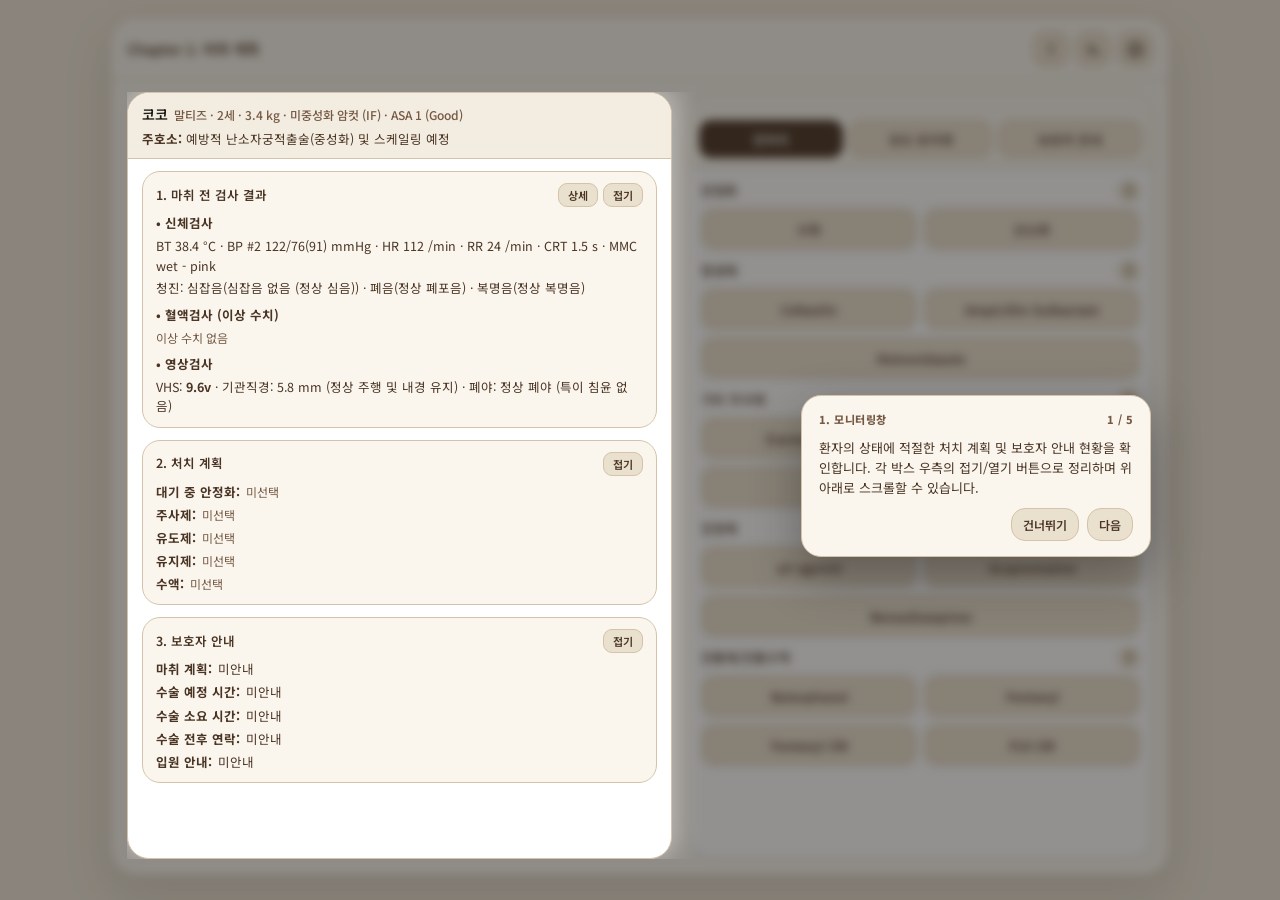
<file: chapter2.html>
<!DOCTYPE html>
<html lang="ko">
<head>
  <meta charset="UTF-8" />
  <meta name="viewport" content="width=device-width, initial-scale=1.0, maximum-scale=1.0, user-scalable=no" />
  <title>Chapter 2. 마취 계획 — 베타 1.1</title>
  <link rel="stylesheet" href="beta11.css?v=20261127r" />
  <script src="beta11-settings.js?v=20261127q"></script>
  <script src="beta11-ch1-data.js"></script>
</head>
<body>
  <div class="app-shell chapter-shell">
    <header class="top-bar">
      <div class="top-left">
        <div class="top-title">Chapter 2. 마취 계획</div>
      </div>
      <div id="chapter-top-actions" class="top-actions"></div>
    </header>

    <main class="ch1-page-body">
      <div class="ch1-split" id="ch2-split">
        <!-- 좌측(데스크탑) / 상단(모바일): 모니터링창 -->
        <section class="ch1-monitor" id="ch2-monitor" aria-label="마취 계획 모니터링창">
          <!-- 고정 영역: 이름, 품종, 나이, 체중, 성별(중성화 유무), ASA grade (예후) / 주호소 -->
          <div class="ch1-sig-pinned">
            <div class="ch1-sig-head" id="ch2-sig-head"></div>
            <div class="ch1-cc-line" id="ch2-cc-line"></div>
          </div>

          <div class="ch1-monitor-scroll" id="ch2-monitor-scroll" style="cursor:grab;">
            <!-- 1. 마취 전 검사 결과 -->
            <div class="mon-sec" id="ch2-sec-preop">
              <div class="mon-sec-title">
                <span>1. 마취 전 검사 결과</span>
                <div style="display:flex; align-items:center; gap:5px; flex-shrink:0;">
                  <button type="button" class="b-btn mon-toggle-btn" id="ch2-preop-detail-btn">상세</button>
                  <button type="button" class="b-btn mon-toggle-btn" data-mon-toggle="ch2-sec-preop">접기</button>
                </div>
              </div>
              <div class="mon-sec-body" id="ch2-preop-body"></div>
            </div>

            <!-- 2. 처치 계획 -->
            <div class="mon-sec" id="ch2-sec-plan">
              <div class="mon-sec-title">
                <span>2. 처치 계획</span>
                <button type="button" class="b-btn mon-toggle-btn" data-mon-toggle="ch2-sec-plan">접기</button>
              </div>
              <div class="mon-sec-body" id="ch2-plan-body"></div>
            </div>

            <!-- 3. 보호자 안내 -->
            <div class="mon-sec" id="ch2-sec-consent">
              <div class="mon-sec-title">
                <span>3. 보호자 안내</span>
                <button type="button" class="b-btn mon-toggle-btn" data-mon-toggle="ch2-sec-consent">접기</button>
              </div>
              <div class="mon-sec-body">
                <div class="sig-hx-list" id="ch2-consent-list"></div>
              </div>
            </div>
          </div>
        </section>

        <!-- 우측(데스크탑) / 하단(모바일): 조작창 -->
        <section class="ch1-control" id="ch2-control" aria-label="마취 계획 조작창">
          <div class="ch1-ctrl-handle" id="ch2-ctrl-handle" role="button" tabindex="0" aria-label="조작창 접기 및 펼치기">
            <div class="ch1-ctrl-handle-bar"></div>
          </div>

          <div class="ch1-ctrl-tabs" role="tablist">
            <button type="button" class="b-btn ch1-tab-btn active" data-pane="premed">전처치</button>
            <button type="button" class="b-btn ch1-tab-btn" data-pane="indmaint">유도·유지제</button>
            <button type="button" class="b-btn ch1-tab-btn" data-pane="notify">보호자 안내</button>
          </div>

          <div class="ch1-ctrl-body" id="ch2-ctrl-body">
            <!-- 1. 전처치 -->
            <div class="ch1-pane" data-content="premed">
              <div>
                <div class="ch2-cat-head">
                  <div class="eval-sec-lbl">안정화</div>
                  <button type="button" class="b-btn ch2-q-btn" data-cat-help="stab" aria-label="안정화 도움말">?</button>
                </div>
                <div class="prog-grid">
                  <button type="button" class="b-btn prog-btn" data-multi-cat="stab" data-val="수화">수화</button>
                  <button type="button" class="b-btn prog-btn" data-multi-cat="stab" data-val="산소화">산소화</button>
                </div>
              </div>

              <div>
                <div class="ch2-cat-head">
                  <div class="eval-sec-lbl">항생제</div>
                  <button type="button" class="b-btn ch2-q-btn" data-cat-help="abx" aria-label="항생제 도움말">?</button>
                </div>
                <div class="prog-grid">
                  <button type="button" class="b-btn prog-btn" data-multi-cat="abx" data-val="Cefazolin">Cefazolin</button>
                  <button type="button" class="b-btn prog-btn" data-multi-cat="abx" data-val="Ampicillin-Sulbactam">Ampicillin-Sulbactam</button>
                  <button type="button" class="b-btn prog-btn span-2" data-multi-cat="abx" data-val="Metronidazole">Metronidazole</button>
                </div>
              </div>

              <div>
                <div class="ch2-cat-head">
                  <div class="eval-sec-lbl">기타 주사제</div>
                  <button type="button" class="b-btn ch2-q-btn" data-cat-help="inj" aria-label="기타 주사제 도움말">?</button>
                </div>
                <div class="prog-grid">
                  <button type="button" class="b-btn prog-btn" data-multi-cat="inj" data-val="Esomeprazole">Esomeprazole</button>
                  <button type="button" class="b-btn prog-btn" data-multi-cat="inj" data-val="Maropitant">Maropitant</button>
                  <button type="button" class="b-btn prog-btn span-2" data-multi-cat="inj" data-val="Anticholinergics">Anticholinergics</button>
                </div>
              </div>

              <div>
                <div class="ch2-cat-head">
                  <div class="eval-sec-lbl">진정제</div>
                  <button type="button" class="b-btn ch2-q-btn" data-cat-help="sed" aria-label="진정제 도움말">?</button>
                </div>
                <div class="prog-grid">
                  <button type="button" class="b-btn prog-btn" data-multi-cat="sed" data-val="α2-agonist">α2-agonist</button>
                  <button type="button" class="b-btn prog-btn" data-multi-cat="sed" data-val="Acepromazine">Acepromazine</button>
                  <button type="button" class="b-btn prog-btn span-2" data-multi-cat="sed" data-val="Benzodiazepines">Benzodiazepines</button>
                </div>
              </div>

              <div>
                <div class="ch2-cat-head">
                  <div class="eval-sec-lbl">진통제/진통수액</div>
                  <button type="button" class="b-btn ch2-q-btn" data-cat-help="analg" aria-label="진통제/진통수액 도움말">?</button>
                </div>
                <div class="prog-grid">
                  <button type="button" class="b-btn prog-btn" data-multi-cat="analg" data-val="Butorphanol">Butorphanol</button>
                  <button type="button" class="b-btn prog-btn" data-multi-cat="analg" data-val="Fentanyl">Fentanyl</button>
                  <button type="button" class="b-btn prog-btn" data-multi-cat="analg" data-val="Fentanyl CRI">Fentanyl CRI</button>
                  <button type="button" class="b-btn prog-btn" data-multi-cat="analg" data-val="FLK CRI">FLK CRI</button>
                </div>
              </div>
            </div>

            <!-- 2. 유도, 유지제 -->
            <div class="ch1-pane pane-hidden" data-content="indmaint">
              <div>
                <div class="ch2-cat-head">
                  <div class="eval-sec-lbl">유도제</div>
                  <button type="button" class="b-btn ch2-q-btn" data-cat-help="ind" aria-label="유도제 도움말">?</button>
                </div>
                <div class="prog-grid">
                  <button type="button" class="b-btn prog-btn" data-single-cat="ind" data-val="Alfaxalone">Alfaxalone</button>
                  <button type="button" class="b-btn prog-btn" data-single-cat="ind" data-val="Propofol">Propofol</button>
                  <button type="button" class="b-btn prog-btn span-2" data-single-cat="ind" data-val="Etomidate">Etomidate</button>
                </div>
              </div>

              <div>
                <div class="ch2-cat-head">
                  <div class="eval-sec-lbl">유지제</div>
                  <button type="button" class="b-btn ch2-q-btn" data-cat-help="maint" aria-label="유지제 도움말">?</button>
                </div>
                <div class="prog-grid">
                  <button type="button" class="b-btn prog-btn" data-single-cat="maint" data-val="Isoflurane">Isoflurane</button>
                  <button type="button" class="b-btn prog-btn" data-single-cat="maint" data-val="Sevoflurane">Sevoflurane</button>
                </div>
              </div>

              <div>
                <div class="ch2-cat-head">
                  <div class="eval-sec-lbl">수액</div>
                  <button type="button" class="b-btn ch2-q-btn" data-cat-help="fluid" aria-label="수액 도움말">?</button>
                </div>
                <div class="prog-grid">
                  <button type="button" class="b-btn prog-btn" data-multi-cat="fluid" data-val="0.9% NS">0.9% NS</button>
                  <button type="button" class="b-btn prog-btn" data-multi-cat="fluid" data-val="LRS(H/S)">LRS(H/S)</button>
                  <button type="button" class="b-btn prog-btn" data-multi-cat="fluid" data-val="Plasmalyte">Plasmalyte</button>
                  <button type="button" class="b-btn prog-btn" data-multi-cat="fluid" data-val="수혈">수혈</button>
                </div>
              </div>
            </div>

            <!-- 3. 보호자 안내 & 계획 확정 -->
            <div class="ch1-pane pane-hidden" data-content="notify">
              <div class="ch1-chat-log" id="ch2-chat-log"></div>
              <form class="ch1-chat-form" id="ch2-chat-form" autocomplete="off">
                <input id="ch2-chat-input" type="text" class="b-input" placeholder="안내사항을 입력하세요." />
                <button id="ch2-chat-send" type="submit" class="b-btn b-btn-sm" style="flex-shrink:0;">전송</button>
              </form>
              <button type="button" class="b-btn" id="ch2-eval-submit" style="width:100%; height:42px; border-radius:14px; flex-shrink:0;">계획 확정</button>
            </div>

            <!-- 50% 투명도 빨간 사각형 도장 -->
            <div id="ch2-stamp-overlay" class="ch1-stamp-overlay hidden" aria-live="polite">
              <div class="ch1-stamp-asa" id="ch2-stamp-asa"></div>
              <div class="ch1-stamp-prog" id="ch2-stamp-prog"></div>
              <div class="ch1-stamp-grade" id="ch2-stamp-grade"></div>
            </div>
          </div>
        </section>
      </div>
    </main>
  </div>

  <!-- 실패 팝업 (F 등급 또는 보호자 신뢰 붕괴 시 — 배경 클릭/ESC로 닫히지 않음) -->
  <div id="ch2-fail-modal" class="modal-backdrop no-dismiss hidden" role="dialog" aria-modal="true" aria-labelledby="ch2-fail-title" style="backdrop-filter:blur(6px); z-index:105;">
    <div class="modal-card" style="text-align:center;">
      <h2 id="ch2-fail-title" class="font-maru" style="font-size:20px; font-weight:700; color:#dc2626; margin-bottom:8px;">진료 중단</h2>
      <p id="ch2-fail-desc" class="muted" style="font-size:15px; font-weight:600; line-height:1.5; margin-bottom:16px;"></p>
      <div style="display:flex; flex-direction:column; gap:8px;">
        <button id="ch2-fail-review" type="button" class="b-btn" style="width:100%; height:42px; border-radius:14px;">해설 보기</button>
        <button id="ch2-fail-restart" type="button" class="b-btn" style="width:100%; height:42px; border-radius:14px;">재시작</button>
        <button id="ch2-fail-main" type="button" class="b-btn" style="width:100%; height:42px; border-radius:14px;">메인화면</button>
      </div>
    </div>
  </div>

  <!-- 범주별 약물/처치 도움말 팝업 -->
  <div id="ch2-cat-help-modal" class="modal-backdrop hidden" role="dialog" aria-modal="true" aria-labelledby="ch2-cat-help-title" style="backdrop-filter:blur(6px); z-index:116;">
    <div class="modal-card" style="max-width:440px; max-height:84dvh; display:flex; flex-direction:column;">
      <h2 id="ch2-cat-help-title" class="font-maru" style="font-size:19px; font-weight:600; color:var(--brown); margin-bottom:10px;">도움말</h2>
      <div id="ch2-cat-help-body" class="ch2-help-list" style="flex:1 1 auto; overflow-y:auto; padding-right:2px;"></div>
      <div class="modal-close-wrap" style="margin-top:12px; flex-shrink:0;">
        <button id="ch2-cat-help-close" type="button" class="b-btn modal-close-btn">닫기</button>
      </div>
    </div>
  </div>

  <!-- Chapter 1 마취 전 검사 및 특이사항 상세 팝업 -->
  <div id="ch2-preop-detail-modal" class="modal-backdrop hidden" role="dialog" aria-modal="true" aria-labelledby="ch2-detail-title" style="backdrop-filter:blur(6px); z-index:115;">
    <div class="modal-card" style="max-width:460px; max-height:85dvh; display:flex; flex-direction:column;">
      <h2 id="ch2-detail-title" class="font-maru" style="font-size:19px; font-weight:600; color:var(--brown); margin-bottom:10px;">마취 전 검사 및 특이사항</h2>
      <div class="step-tabs" role="tablist" style="margin-bottom:10px; flex-shrink:0;">
        <button type="button" class="step-tab active" data-dt-tab="hx">특이사항</button>
        <button type="button" class="step-tab" data-dt-tab="pe">신체검사</button>
        <button type="button" class="step-tab" data-dt-tab="lab">혈액검사</button>
        <button type="button" class="step-tab" data-dt-tab="img">영상검사</button>
      </div>
      <div style="flex:1 1 auto; overflow-y:auto; display:flex; flex-direction:column; gap:10px; min-height:200px; padding-right:2px;">
        <div id="ch2-dt-hx" data-dt-pane="hx"></div>
        <div id="ch2-dt-pe" data-dt-pane="pe" class="pane-hidden"></div>
        <div id="ch2-dt-lab" data-dt-pane="lab" class="pane-hidden"></div>
        <div id="ch2-dt-img" data-dt-pane="img" class="pane-hidden"></div>
      </div>
      <div class="modal-close-wrap" style="margin-top:12px; flex-shrink:0;">
        <button id="ch2-detail-close" type="button" class="b-btn modal-close-btn">닫기</button>
      </div>
    </div>
  </div>

  <!-- 해설 보기 팝업 -->
  <div id="ch2-review-modal" class="modal-backdrop hidden" role="dialog" aria-modal="true" aria-labelledby="ch2-review-title" style="backdrop-filter:blur(6px); z-index:120;">
    <div class="modal-card" style="max-width:420px; max-height:84dvh; display:flex; flex-direction:column;">
      <h2 id="ch2-review-title" class="font-maru" style="font-size:19px; font-weight:600; color:var(--brown); margin-bottom:10px;">해설 보기</h2>
      <div class="step-tabs" role="tablist" style="margin-bottom:10px; flex-shrink:0;">
        <button type="button" class="step-tab active" data-rv-tab="wrong">오답노트</button>
        <button type="button" class="step-tab" data-rv-tab="ai">AI 로그 분석</button>
        <button type="button" class="step-tab" data-rv-tab="soap">SOAP 분석</button>
      </div>
      <div style="flex:1 1 auto; overflow-y:auto; display:flex; flex-direction:column; gap:10px; min-height:180px;">
        <div id="ch2-rv-wrong" data-rv-pane="wrong"></div>
        <div id="ch2-rv-ai" data-rv-pane="ai" class="pane-hidden"></div>
        <div id="ch2-rv-soap" data-rv-pane="soap" class="pane-hidden"></div>
      </div>
      <div class="modal-close-wrap" style="margin-top:12px; flex-shrink:0;">
        <button id="ch2-review-close" type="button" class="b-btn modal-close-btn">닫기</button>
      </div>
    </div>
  </div>

  <script>
    (function () {
      const Data = window.Beta11Ch1Data;
      const Settings = window.Beta11Settings;
      if (!Data || !Settings) return;

      const splitEl = document.getElementById('ch2-split');
      const monitorScrollEl = document.getElementById('ch2-monitor-scroll');
      const sigHeadEl = document.getElementById('ch2-sig-head');
      const ccLineEl = document.getElementById('ch2-cc-line');
      const preopBodyEl = document.getElementById('ch2-preop-body');
      const planBodyEl = document.getElementById('ch2-plan-body');
      const consentListEl = document.getElementById('ch2-consent-list');
      const ctrlHandleEl = document.getElementById('ch2-ctrl-handle');
      const chatLogEl = document.getElementById('ch2-chat-log');
      const chatFormEl = document.getElementById('ch2-chat-form');
      const chatInputEl = document.getElementById('ch2-chat-input');
      const chatSendBtn = document.getElementById('ch2-chat-send');
      const evalSubmitBtn = document.getElementById('ch2-eval-submit');
      const stampOverlayEl = document.getElementById('ch2-stamp-overlay');
      const stampAsaEl = document.getElementById('ch2-stamp-asa');
      const stampProgEl = document.getElementById('ch2-stamp-prog');
      const stampGradeEl = document.getElementById('ch2-stamp-grade');

      const catHelpModalEl = document.getElementById('ch2-cat-help-modal');
      const catHelpTitleEl = document.getElementById('ch2-cat-help-title');
      const catHelpBodyEl = document.getElementById('ch2-cat-help-body');

      const detailModalEl = document.getElementById('ch2-preop-detail-modal');
      const dtHxEl = document.getElementById('ch2-dt-hx');
      const dtPeEl = document.getElementById('ch2-dt-pe');
      const dtLabEl = document.getElementById('ch2-dt-lab');
      const dtImgEl = document.getElementById('ch2-dt-img');

      const reviewModalEl = document.getElementById('ch2-review-modal');
      const rvWrongEl = document.getElementById('ch2-rv-wrong');
      const rvAiEl = document.getElementById('ch2-rv-ai');
      const rvSoapEl = document.getElementById('ch2-rv-soap');

      // 범주별 도움말 (물음표 버튼)
      const CAT_HELP = {
        stab: {
          title: '안정화 도움말',
          items: [
            { name: '수화', desc: '마취 도입 시 혈관확장으로 생기는 급격한 저혈압을 견딜 수 있도록 탈수·저혈량과 전해질 불균형을 미리 교정해 순환 예비력을 확보하기 위해서입니다.' },
            { name: '산소화', desc: '폐 속 질소를 100% 산소로 치환(탈질소화)해 두어, 마취 유도 직후의 무호흡과 기관 삽관 시간 동안 저산소혈증이 오기까지의 안전 여유 시간을 최대한 늘리기 위해서입니다.' }
          ]
        },
        abx: {
          title: '항생제 도움말',
          items: [
            { name: 'Cefazolin', desc: '피부 상재균(그람양성 포도상구균·연쇄상구균)과 일부 그람음성균을 안전하게 커버하고 조직·골 침투력이 우수해, 정형외과·일반 연부조직 등 대부분 수술의 1차 예방적 항생제로 쓰입니다.' },
            {
              name: 'Ampicillin-Sulbactam',
              desc: 'β-lactamase 생성균과 혐기성균까지 폭넓게 커버하면서 IV 투여로 즉시 혈중 농도를 맞출 수 있고, 구강·위장관·간담도·오염 창상, 임신 및 제왕절개 수술에 쓰입니다.',
              note: '*Amoxicillin-Clavulanate는 마취 중 과민반응·저혈압 등 부작용 발생률(약 36%)이 높고 용해 후 안정성도 짧음'
            },
            { name: 'Metronidazole', desc: '혐기성균 전용 살균력이 뛰어나, 대장·장 절개·복막염 등 혐기성균 오염 위험이 높은 수술에서 Cefazolin과 병용해 부족한 혐기성 커버력을 보완하기 위해 쓰입니다.' }
          ]
        },
        inj: {
          title: '기타 주사제 도움말',
          items: [
            { name: 'Esomeprazole (PPI IV)', desc: '마취 중 위식도역류(GER) 고위험군(단두종·BOAS·위장관 수술 등)에서 위산 분비를 강력히 억제해 역류액의 pH를 높여 역류성 식도염과 식도 협착을 예방하기 위해 쓰입니다.' },
            { name: 'Maropitant (NK-1 길항제)', desc: '오피오이드·알파-2 작용제 유발 구토·오심과 흡인성 폐렴을 예방하고, 내장통 완화 및 흡입마취제 요구량(MAC) 절감 보조 효과를 얻기 위해 쓰입니다.' },
            {
              name: 'Anticholinergics (Atropine / Glycopyrrolate)',
              desc: '루틴 전처치는 비권장이며, 기저 서맥이 있거나 안과·구강·경부 등 미주신경 반사가 강한 수술에서 심박수 유지 및 과도한 타액·기도 분비물 억제가 꼭 필요할 때만 선별 사용합니다. 특히 α2 유발 서맥에는 루틴 금기입니다.',
              note: '*응급 서맥·CPR은 Atropine, 일반 서맥·분비물 억제·임신 등 천천히 오래 안전하게는 Glycopyrrolate'
            }
          ]
        },
        sed: {
          title: '진정제 도움말',
          items: [
            { name: 'α₂-agonist (Dexmedetomidine 등)', desc: '강력한 진정·진통·MAC 절감 효과와 Atipamezole 역전이 가능해 건강한 환자에 가장 널리 쓰이지만, 혈관수축과 반사성 서맥·심박출량 감소 때문에 심질환·중증 환자에는 피합니다.' },
            { name: 'Acepromazine', desc: '진통 효과 없이 부드러운 진정과 항구토·항부정맥 작용을 내지만, 역전 불가능한 혈관확장성 저혈압을 유발하므로 저혈량·쇼크 환자와 MDR1 변이 품종(감량 필수)에서는 주의합니다.' },
            { name: 'Benzodiazepines (Midazolam 등)', desc: '심혈관·호흡 억제가 극소이고 근이완·항경련·역전(Flumazenil)이 가능해 노령·중증 환자의 오피오이드 병용 및 유도제 절감에 최적이지만, 건강한 젊은 개체 단독 투여 시 역설적 흥분이 생길 수 있습니다.' }
          ]
        },
        analg: {
          title: '진통제/진통수액 도움말',
          items: [
            { name: 'Butorphanol', desc: '진정·진해 효과는 좋지만 수술 통증 진통력이 약하고 짧아 가벼운 시술·영상 진정용으로 쓰며, Full μ-오피오이드와 병용 시 진통 효과를 상쇄하므로 주의합니다.' },
            { name: 'Fentanyl', desc: '발현이 빠르고 진통력이 매우 강한 초단시간 Full μ-오피오이드로, 유도·수술 중 급성 통증 차단과 흡입마취제 MAC 절감에 핵심적으로 쓰입니다(고용량 시 호흡억제·서맥 주의).' },
            { name: 'Fentanyl CRI', desc: '일정한 혈중 진통 농도를 유지해 중등도~고도 통증 수술에서 흡입마취제 요구량과 저혈압을 크게 줄여주며, 개·고양이 모두에 안전하게 적용할 수 있습니다.' },
            { name: 'FLK CRI', desc: 'Fentanyl·Lidocaine·Ketamine을 조합한 강력한 다중모드 지속 점적 요법으로 고도 통증 수술에서 탁월한 MAC 절감 효과를 내지만, Lidocaine 심혈관 독성 때문에 개 전용이며 고양이에서는 사용하지 않습니다.' }
          ]
        },
        ind: {
          title: '유도제 도움말',
          items: [
            { name: 'Alfaxalone', desc: '유도와 회복이 빠르고 Propofol 대비 혈압 저하가 완만해 개·고양이 모두에 안전하게 쓰이지만, 급속 투여 시 무호흡과 전처치 부족 시 회복기 흥분이 나타날 수 있습니다.' },
            { name: 'Propofol', desc: '유도와 각성이 매우 빠르고 부드러운 표준 유도제이지만, 용량 의존성 무호흡과 혈관확장성 저혈압이 뚜렷하고 고양이 반복·장기 투여 시 Heinz body 빈혈에 주의해야 합니다.' },
            { name: 'Etomidate', desc: '심박출량과 혈압 변화가 거의 없어 중증 심질환·쇼크·응급 환자 유도에 가장 안전하지만, 단독 투여 시 구역·근간대경련이 흔하므로 반드시 진정 전처치와 병용합니다.' }
          ]
        },
        maint: {
          title: '유지제 도움말',
          items: [
            { name: 'Isoflurane', desc: '체내 대사율(약 0.2%)이 극도로 낮고 경제적이라 가장 널리 쓰이는 표준 유지 흡입마취제이지만, 용량 의존성 혈관확장·저혈압과 호흡억제에 주의해야 합니다(유지 약 1.5~2.0%).' },
            { name: 'Sevoflurane', desc: '혈액-가스 용해도가 낮아 마취 심도 조절과 각성이 매우 빠르고 기도 자극이 적어 노령·단두종·중증 환자에 유리하지만, 비용이 높고 유사한 심혈관·호흡 억제를 보입니다(유지 약 3.0~3.5%).' }
          ]
        },
        fluid: {
          title: '수액 도움말',
          items: [
            { name: '0.9% NS (생리식염수)', desc: '칼륨과 완충제가 없는 수액으로 고칼륨혈증·고칼슘혈증·구토성 대사성 알칼리증에 유용하지만, 대량 투여 시 고염소성 대사성 산증을 유발할 수 있습니다.' },
            { name: 'LRS (H/S, 하트만액)', desc: '혈장과 유사한 전해질과 젖산 완충제를 갖춘 가장 보편적인 표준 수술 유지 정질액이지만, 칼슘을 포함해 수혈 라인 동시 주입을 피하고 중증 간부전에서는 주의합니다.' },
            { name: 'Plasmalyte', desc: '칼슘이 없고 간 외 조직에서도 대사되는 아세테이트·글루코네이트 완충제를 사용해 수혈 동시 투여·중증 간질환·산증 환자에 가장 생리적이고 안전한 균형 정질액입니다.' },
            { name: '수혈', desc: '급성 실혈량·임상증상·고락테이트혈증·심폐 예비력을 종합 평가해 조직 산소 운반 능력을 회복시키는 처치입니다.' }
          ]
        }
      };

      // 3. 보호자 안내 5개 항목
      const CONSENT_ITEMS = [
        {
          key: 'c_plan',
          label: '마취 계획',
          note: '처치·마취 진행 방식 및 주의사항 안내',
          test: (low) => /계획|처치|프로토콜|약물|전처치|진정|진통|유도|유지|호흡마취|가스|항생제|수액|안정화|산소|마취\s*방식/.test(low)
        },
        {
          key: 'c_sched',
          label: '수술 예정 시간',
          note: '최소 3~4시간 수화 후 진행 (응급 시 즉시 처치)',
          test: (low, c) => {
            const hasHydrationSched =
              (/(예정|시작|시\s*쯤|오후|오전|몇\s*시|시간\s*뒤|시간\s*후|대기)/.test(low) && /(수화|수액|안정화|3\s*시간|4\s*시간|3~4|3-4|세\s*시간|네\s*시간|전처치|수술)/.test(low))
              || /(3\s*~\s*4|3\s*-\s*4|3시간|4시간|세\s*시간|네\s*시간).*(수화|수액|안정화|대기|수술)/.test(low);
            if (hasHydrationSched) return true;
            if (c && c.trueEmergency) {
              return /(즉시|바로|곧바로|응급|지체\s*없이|최대한\s*빨리|지금\s*바로|서둘러)/.test(low) && /(처치|수술|진행|마취|들어가|안정화)/.test(low);
            }
            return false;
          }
        },
        {
          key: 'c_dur',
          label: '수술 소요 시간',
          note: '대략적인 소요 시간 안내',
          test: (low) => /(소요|걸릴|걸리|시간\s*정도|분\s*정도|시간\s*가량|분\s*가량|예상\s*시간|수술\s*시간)/.test(low)
        },
        {
          key: 'c_contact',
          label: '수술 전후 연락',
          note: '수술 전·후 연락 예정 안내',
          test: (low) => /(연락|전화|문자|카톡|알려|공유|안내\s*드리|소식)/.test(low) && /(수술|전|후|끝나|마치|깨어나|회복|들어가|직전|직후|진행)/.test(low)
            || /(수술\s*전후|전·후|전후로).*(연락|전화|문자)/.test(low)
        },
        {
          key: 'c_hosp',
          label: '입원 안내',
          note: '입원 여부 및 대략적 기간 안내',
          test: (low) => /(입원|퇴원|통원|당일|하루|이틀|사흘|\d+\s*일|\d+\s*박|며칠|경과\s*관찰)/.test(low)
        }
      ];

      const failModalEl = document.getElementById('ch2-fail-modal');
      const failTitleEl = document.getElementById('ch2-fail-title');
      const failDescEl = document.getElementById('ch2-fail-desc');

      let currentStageId = 'tutorial';
      let currentCase = null;
      let currentLabPanel = null;
      let planState = {
        stab: new Set(),
        abx: new Set(),
        inj: new Set(),
        sed: new Set(),
        analg: new Set(),
        ind: null,
        maint: null,
        fluid: new Set()
      };
      let revealedConsents = new Set();
      let chatHistory = [];
      let chatBusy = false;
      let evaluated = false;
      let ownerMood = 85;
      let ownerAborted = false;
      let lastReport = null;
      let aiText = null;
      let soapText = null;
      let typingTimers = [];

      function clearTimers() {
        typingTimers.forEach((t) => clearTimeout(t));
        typingTimers = [];
      }
      window.__b11Cleanup = clearTimers;

      function escapeHtml(s) {
        return String(s || '').replace(/&/g, '&amp;').replace(/</g, '&lt;').replace(/>/g, '&gt;');
      }

      /* Monitoring Window Drag-to-Scroll (Desktop Mouse & Mobile Touch) */
      let monDrag = false, monStartY = 0, monStartScroll = 0;
      monitorScrollEl.addEventListener('pointerdown', (e) => {
        if (e.pointerType !== 'mouse') return;
        if (e.target.closest('button, a, input, select, textarea')) return;
        monDrag = true;
        monStartY = e.clientY;
        monStartScroll = monitorScrollEl.scrollTop;
        monitorScrollEl.style.cursor = 'grabbing';
        monitorScrollEl.style.userSelect = 'none';
      });
      window.addEventListener('pointermove', (e) => {
        if (!monDrag) return;
        monitorScrollEl.scrollTop = monStartScroll - (e.clientY - monStartY);
      });
      const endMonDrag = () => {
        if (!monDrag) return;
        monDrag = false;
        monitorScrollEl.style.cursor = 'grab';
        monitorScrollEl.style.userSelect = '';
      };
      window.addEventListener('pointerup', endMonDrag);
      window.addEventListener('pointercancel', endMonDrag);

      /* Box Collapse / Expand */
      function setMonCollapsed(secId, collapsed) {
        const sec = document.getElementById(secId);
        if (!sec) return;
        sec.classList.toggle('is-collapsed', Boolean(collapsed));
        const btn = sec.querySelector('[data-mon-toggle]');
        if (btn) btn.textContent = collapsed ? '열기' : '접기';
      }
      document.querySelectorAll('[data-mon-toggle]').forEach((btn) => {
        btn.addEventListener('click', (e) => {
          e.stopPropagation();
          const secId = btn.dataset.monToggle;
          const sec = document.getElementById(secId);
          if (!sec) return;
          Settings.playTone(500, 0.04, 0.025);
          setMonCollapsed(secId, !sec.classList.contains('is-collapsed'));
        });
      });

      /* Category Help (?) Popup */
      document.querySelectorAll('[data-cat-help]').forEach((btn) => {
        btn.addEventListener('click', (e) => {
          e.stopPropagation();
          const info = CAT_HELP[btn.dataset.catHelp];
          if (!info) return;
          Settings.playTone(540, 0.04, 0.025);
          catHelpTitleEl.textContent = info.title;
          catHelpBodyEl.innerHTML = info.items.map((it) => `
            <div class="ch2-help-item">
              <strong>${escapeHtml(it.name)}</strong>
              <div>${escapeHtml(it.desc)}</div>
              ${it.note ? `<div class="ch2-help-note">${escapeHtml(it.note)}</div>` : ''}
            </div>
          `).join('');
          catHelpModalEl.classList.remove('hidden');
        });
      });
      document.getElementById('ch2-cat-help-close').addEventListener('click', () => catHelpModalEl.classList.add('hidden'));
      catHelpModalEl.addEventListener('click', (e) => { if (e.target === catHelpModalEl) catHelpModalEl.classList.add('hidden'); });

      /* Chapter 1 Full Pre-op Exam Detail Popup ('상세') */
      function setDetailTab(k) {
        document.querySelectorAll('[data-dt-tab]').forEach((b) => b.classList.toggle('active', b.dataset.dtTab === k));
        document.querySelectorAll('[data-dt-pane]').forEach((p) => p.classList.toggle('pane-hidden', p.dataset.dtPane !== k));
      }
      document.querySelectorAll('[data-dt-tab]').forEach((b) => {
        b.addEventListener('click', () => {
          Settings.playTone(520, 0.04, 0.025);
          setDetailTab(b.dataset.dtTab);
        });
      });
      document.getElementById('ch2-preop-detail-btn').addEventListener('click', (e) => {
        e.stopPropagation();
        if (!currentCase) return;
        Settings.playTone(540, 0.05, 0.03);
        setDetailTab('hx');
        detailModalEl.classList.remove('hidden');
      });
      document.getElementById('ch2-detail-close').addEventListener('click', () => detailModalEl.classList.add('hidden'));
      detailModalEl.addEventListener('click', (e) => { if (e.target === detailModalEl) detailModalEl.classList.add('hidden'); });

      function renderLabTable(rows, panel) {
        return `<table class="lab-tbl"><tbody>${rows.map(([label, key, val, unit]) => {
          const fl = key ? panel.flagOf(key, Number(val)) : '';
          const cls = fl === 'H' ? 'lab-high' : fl === 'L' ? 'lab-low' : '';
          const r = key && panel.ref[key] ? `${panel.ref[key][0]}–${panel.ref[key][1]}` : '';
          return `<tr><td>${label}</td><td class="lab-val ${cls}">${val}${unit ? ' ' + unit : ''}${fl ? ' ' + fl : ''}</td><td class="lab-ref">${r}</td></tr>`;
        }).join('')}</tbody></table>`;
      }

      function renderFullPreopDetail(c, P) {
        const hxRows = (c.history || []).map((h) => `<div class="img-row"><strong>${escapeHtml(h.label)}</strong><br/>${escapeHtml(h.text)}</div>`);
        dtHxEl.innerHTML = `<div class="img-list"><div class="img-row"><strong>주호소</strong><br/>${escapeHtml(c.chiefComplaint)}</div>${hxRows.join('')}</div>`;

        const p = c.pe;
        const isCat = c.species === 'cat';
        const abnBT = p.bt < 37.5 || p.bt > 39.2;
        const abnBP = p.bpMap < 65 || p.bpSys > 155 || p.bpSys < 95;
        const abnHR = isCat ? (p.hr < 130 || p.hr > 210) : (p.hr < 65 || p.hr > 145);
        const abnRR = p.rr > 36;
        const abnCRT = p.crt > 2.0;
        const abnMMC = /yellow|pale|cyan|dark|muddy|dry/i.test(p.mmc);
        const auscHeart = p.auscHeart || '심잡음 없음 (정상 심음)';
        const auscLung = p.auscLung || '정상 폐포음';
        const auscBowel = p.auscBowel || '정상 복명음';
        const abnHeart = /Grade|분마음|부정맥|서맥|빈맥/i.test(auscHeart);
        const abnLung = /수포음|천명음|거친|감약|Crackle/i.test(auscLung);
        const abnBowel = /감소|소실|압통|팽만|항진/i.test(auscBowel);

        dtPeEl.innerHTML = `
          <div class="pe-grid">
            <div class="pe-cell"><span class="pe-k">BT</span><span class="pe-v ${abnBT ? 'is-abn' : ''}">${p.bt.toFixed(1)} °C</span></div>
            <div class="pe-cell"><span class="pe-k">BP #${p.cuff}</span><span class="pe-v ${abnBP ? 'is-abn' : ''}">${p.bpSys}/${p.bpDia} (${p.bpMap}) mmHg</span></div>
            <div class="pe-cell"><span class="pe-k">HR</span><span class="pe-v ${abnHR ? 'is-abn' : ''}">${p.hr} /min</span></div>
            <div class="pe-cell"><span class="pe-k">RR</span><span class="pe-v ${abnRR ? 'is-abn' : ''}">${p.rr} /min</span></div>
            <div class="pe-cell"><span class="pe-k">CRT</span><span class="pe-v ${abnCRT ? 'is-abn' : ''}">${p.crt} s</span></div>
            <div class="pe-cell"><span class="pe-k">MMC</span><span class="pe-v ${abnMMC ? 'is-abn' : ''}">${p.mmc}</span></div>
            <div class="pe-cell span-2">
              <span class="pe-k">청진</span>
              <div class="pe-ausc-lines">
                <div class="pe-ausc-row"><span class="pe-ausc-k">심잡음:</span><span class="pe-v ${abnHeart ? 'is-abn' : ''}" style="font-size:inherit;">${escapeHtml(auscHeart)}</span></div>
                <div class="pe-ausc-row"><span class="pe-ausc-k">폐음:</span><span class="pe-v ${abnLung ? 'is-abn' : ''}" style="font-size:inherit;">${escapeHtml(auscLung)}</span></div>
                <div class="pe-ausc-row"><span class="pe-ausc-k">복명음:</span><span class="pe-v ${abnBowel ? 'is-abn' : ''}" style="font-size:inherit;">${escapeHtml(auscBowel)}</span></div>
              </div>
            </div>
          </div>
        `;

        const m = P.vbgM, vc = P.vbgC, cb = P.cbc, ch = P.chem;
        const vbgMeasured = [
          ['pH', 'pH', m.pH.toFixed(2), ''], ['pCO₂', 'pCO2', m.pCO2, 'mmHg'], ['pO₂ (정맥)', 'pO2', m.pO2, 'mmHg'],
          ['Na⁺', 'Na', m.Na, 'mmol/L'], ['K⁺', 'K', m.K.toFixed(1), 'mmol/L'], ['Cl⁻', 'Cl', m.Cl, 'mmol/L'],
          ['iCa', 'iCa', m.iCa.toFixed(2), 'mmol/L'], ['Hct', 'Hct', m.Hct, '%']
        ];
        const vbgCalc = [
          ['pH(T)', 'pHT', vc.pHT.toFixed(3), ''], ['pCO₂(T)', 'pCO2T', vc.pCO2T, 'mmHg'], ['pO₂(T)', 'pO2T', vc.pO2T, 'mmHg'],
          ['ctCO₂ (tCO₂)', 'ctCO2', vc.ctCO2, 'mmol/L'], ['cHCO₃⁻', 'cHCO3', vc.cHCO3, 'mmol/L'], ['cHCO₃⁻(std)', 'cHCO3std', vc.cHCO3std, 'mmol/L'],
          ['BE(ecf)', 'BEecf', vc.BEecf, 'mmol/L'], ['BE(B)', 'BEB', vc.BEB, 'mmol/L'], ['ctHb (tHb)', 'ctHb', vc.ctHb, 'g/dL'],
          ['Ca²⁺(7.4)', 'iCa74', vc.iCa74.toFixed(2), 'mmol/L'], ['pO₂(A-a)', 'pO2Aa', vc.pO2Aa, 'mmHg'],
          ['sO₂', 'sO2', vc.sO2, '%'], ['Anion gap(K)', 'AGK', vc.AGK, 'mmol/L']
        ];
        const cbcRows = [
          ['RBC', 'RBC', cb.RBC, 'M/µL'], ['HGB', 'HGB', cb.HGB, 'g/dL'], ['HCT', 'HCT', cb.HCT, '%'],
          ['MCV', 'MCV', cb.MCV, 'fL'], ['MCH', 'MCH', cb.MCH, 'pg'], ['MCHC', 'MCHC', cb.MCHC, 'g/dL'],
          ['RDW', 'RDW', cb.RDW, '%'], ['RETIC', 'RETIC', cb.RETIC, 'K/µL'], ['Retic-HGB', 'ReticHGB', cb.ReticHGB, 'pg'],
          ['WBC', 'WBC', cb.WBC, 'K/µL'], ['Neu', 'Neu', `${cb.Neu} (${cb.neuP}%)`, ''], ['Lym', 'Lym', `${cb.Lym} (${cb.lymP}%)`, ''],
          ['Mono', 'Mono', `${cb.Mono} (${cb.monoP}%)`, ''], ['Eos', 'Eos', `${cb.Eos} (${cb.eosP}%)`, ''],
          ['Baso', 'Baso', `${cb.Baso} (${cb.basoP}%)`, ''], ['PLT', 'PLT', cb.PLT, 'K/µL'],
          ['MPV', 'MPV', cb.MPV, 'fL'], ['PCT', 'PCT', cb.PCT, '%']
        ];
        const chemGeneral = [
          ['ALP', 'ALP', ch.ALP, 'U/L'], ['ALT', 'ALT', ch.ALT, 'U/L'], ['AST', 'AST', ch.AST, 'U/L'],
          ['GGT', 'GGT', ch.GGT, 'U/L'], ['BUN', 'BUN', ch.BUN, 'mg/dL'], ['Crea', 'Crea', ch.Crea, 'mg/dL'],
          ['Phos', 'Phos', ch.Phos, 'mg/dL'], ['Ca', 'Ca', ch.Ca, 'mg/dL'], ['TG', 'TG', ch.TG, 'mg/dL'],
          ['Tchol', 'Tchol', ch.Tchol, 'mg/dL'], ['Glu', 'Glu', ch.Glu, 'mg/dL'], ['TP', 'TP', ch.TP, 'g/dL'],
          ['ALB', 'ALB', ch.ALB, 'g/dL'], ['Glob', 'Glob', ch.Glob, 'g/dL'], ['Mg', 'Mg', ch.Mg, 'mg/dL']
        ];
        const chemSpecial = isCat
          ? [['SAA', 'SAA', ch.SAA, 'µg/mL'], ['fPL', 'fPL', ch.fPL, 'µg/L'], ['proBNP', 'proBNP', ch.proBNP, 'pmol/L'], ['T4', 'T4', ch.T4, 'µg/dL'], ['Cortisol', 'Cortisol', ch.Cortisol, 'µg/dL'], ['SDMA', 'SDMA', ch.SDMA, 'µg/dL']]
          : [['CRP', 'CRP', ch.CRP, 'mg/L'], ['cPL', 'cPL', ch.cPL, 'µg/L'], ['proBNP', 'proBNP', ch.proBNP, 'pmol/L'], ['T4', 'T4', ch.T4, 'µg/dL'], ['Cortisol', 'Cortisol', ch.Cortisol, 'µg/dL'], ['SDMA', 'SDMA', ch.SDMA, 'µg/dL']];

        dtLabEl.innerHTML = `
          <div class="lab-group-lbl">정맥혈액가스 (VBG) — 측정 8종</div>
          ${renderLabTable(vbgMeasured, P)}
          <div class="lab-group-lbl">정맥혈액가스 (VBG) — 계산 13종</div>
          ${renderLabTable(vbgCalc, P)}
          <div class="lab-group-lbl">일반혈액검사 (CBC) — 18종</div>
          ${renderLabTable(cbcRows, P)}
          <div class="lab-group-lbl">혈액화학 (일반 15종)</div>
          ${renderLabTable(chemGeneral, P)}
          <div class="lab-group-lbl">혈액화학 (특수 6종)</div>
          ${renderLabTable(chemSpecial, P)}
        `;

        const im = c.imaging || {};
        const th = im.thoracic || {};
        const rows = [
          `<div class="img-row"><strong>흉부 X-ray</strong><br/>VHS: ${escapeHtml(th.vhs || '-')} · VLAS: ${escapeHtml(th.vlas || '-')}<br/>기관직경: ${escapeHtml(th.trachea || '-')}<br/>폐야: ${escapeHtml(th.lung || '-')}${th.extra ? '<br/>추가 소견: ' + escapeHtml(th.extra) : ''}</div>`
        ];
        if (im.abdominal) rows.push(`<div class="img-row"><strong>복부 X-ray</strong><br/>${escapeHtml(im.abdominal)}</div>`);
        if (im.ultrasound) rows.push(`<div class="img-row"><strong>초음파 검사</strong><br/>${escapeHtml(im.ultrasound)}</div>`);
        dtImgEl.innerHTML = `<div class="img-list">${rows.join('')}</div>`;
      }

      /* Box 1 Summary: PE (prose), Lab (abnormal only), Imaging (VHS, Trachea, Lung / abnormal findings only) */
      function renderPreopSummary(c, P) {
        const p = c.pe;
        const isCat = c.species === 'cat';
        const abnBT = p.bt < 37.5 || p.bt > 39.2;
        const abnBP = p.bpMap < 65 || p.bpSys > 155 || p.bpSys < 95;
        const abnHR = isCat ? (p.hr < 130 || p.hr > 210) : (p.hr < 65 || p.hr > 145);
        const abnRR = p.rr > 36;
        const abnCRT = p.crt > 2.0;
        const abnMMC = /yellow|pale|cyan|dark|muddy|dry/i.test(p.mmc);
        const auscHeart = p.auscHeart || '심잡음 없음 (정상 심음)';
        const auscLung = p.auscLung || '정상 폐포음';
        const auscBowel = p.auscBowel || '정상 복명음';
        const abnHeart = /Grade|분마음|부정맥|서맥|빈맥/i.test(auscHeart);
        const abnLung = /수포음|천명음|거친|감약|Crackle/i.test(auscLung);
        const abnBowel = /감소|소실|압통|팽만|항진/i.test(auscBowel);
        const peSpan = (txt, abn) => abn ? `<span style="color:#b91c1c; font-weight:700;">${escapeHtml(txt)}</span>` : `<span>${escapeHtml(txt)}</span>`;

        const abnLabs = [];
        const addIfAbn = (label, key, val, unit = '') => {
          const num = Number(val);
          if (!Number.isFinite(num)) return;
          const fl = P.flagOf(key, num);
          if (!fl) return;
          const cls = fl === 'H' ? 'lab-high' : 'lab-low';
          abnLabs.push(`<span class="${cls}" style="font-weight:600;">${escapeHtml(label)} ${val}${unit ? ' ' + unit : ''}(${fl})</span>`);
        };
        const m = P.vbgM, vc = P.vbgC, cb = P.cbc, ch = P.chem;
        [['pH', 'pH', m.pH.toFixed(2), ''], ['pCO₂', 'pCO2', m.pCO2, 'mmHg'], ['Na⁺', 'Na', m.Na, ''], ['K⁺', 'K', m.K.toFixed(1), ''], ['Cl⁻', 'Cl', m.Cl, ''], ['iCa', 'iCa', m.iCa.toFixed(2), ''], ['Hct', 'Hct', m.Hct, '%']].forEach((r) => addIfAbn(...r));
        [['cHCO₃⁻', 'cHCO3', vc.cHCO3, ''], ['BE(ecf)', 'BEecf', vc.BEecf, ''], ['AG(K)', 'AGK', vc.AGK, '']].forEach((r) => addIfAbn(...r));
        [['RBC', 'RBC', cb.RBC, ''], ['HGB', 'HGB', cb.HGB, ''], ['HCT', 'HCT', cb.HCT, '%'], ['WBC', 'WBC', cb.WBC, ''], ['Neu', 'Neu', cb.Neu, ''], ['Lym', 'Lym', cb.Lym, ''], ['PLT', 'PLT', cb.PLT, '']].forEach((r) => addIfAbn(...r));
        const chemKeys = ['ALP', 'ALT', 'AST', 'GGT', 'BUN', 'Crea', 'Phos', 'Ca', 'TG', 'Tchol', 'Glu', 'TP', 'ALB', 'Glob', 'Mg', ...(isCat ? ['SAA', 'fPL'] : ['CRP', 'cPL']), 'proBNP', 'T4', 'Cortisol', 'SDMA'];
        chemKeys.forEach((k) => { if (ch[k] !== undefined) addIfAbn(k, k, ch[k], ''); });

        const im = c.imaging || {};
        const th = im.thoracic || {};
        const isNormalText = (txt) => {
          const s = String(txt || '').trim();
          if (!s) return true;
          return /^(?:(?:흉강|복강|복부|흉부|초음파)\s*내?\s*)?(?:특이\s*소견|이상\s*소견|특이사항|이상)\s*없음[\s.]*$|^정상(?:\s*소견)?[\s.]*$/i.test(s);
        };
        const specialFindings = [];
        if (th.extra && !isNormalText(th.extra)) specialFindings.push(th.extra);
        if (im.abdominal && !isNormalText(im.abdominal)) specialFindings.push(`복부 X-ray: ${im.abdominal}`);
        if (im.ultrasound && !isNormalText(im.ultrasound)) specialFindings.push(`초음파: ${im.ultrasound}`);

        preopBodyEl.innerHTML = `
          <div class="sig-hx-list" style="gap:8px;">
            <div>
              <div style="font-weight:700; color:var(--brown); margin-bottom:3px;">• 신체검사</div>
              <div style="line-height:1.6;">
                BT ${peSpan(p.bt.toFixed(1) + ' °C', abnBT)} · BP #${p.cuff} ${peSpan(`${p.bpSys}/${p.bpDia}(${p.bpMap}) mmHg`, abnBP)} · HR ${peSpan(p.hr + ' /min', abnHR)} · RR ${peSpan(p.rr + ' /min', abnRR)} · CRT ${peSpan(p.crt + ' s', abnCRT)} · MMC ${peSpan(p.mmc, abnMMC)}
                <div style="margin-top:2px;">청진: 심잡음(${peSpan(auscHeart, abnHeart)}) · 폐음(${peSpan(auscLung, abnLung)}) · 복명음(${peSpan(auscBowel, abnBowel)})</div>
              </div>
            </div>
            <div>
              <div style="font-weight:700; color:var(--brown); margin-bottom:3px;">• 혈액검사 (이상 수치)</div>
              <div style="line-height:1.55;">${abnLabs.length ? abnLabs.join(', ') : '<span class="muted">이상 수치 없음</span>'}</div>
            </div>
            <div>
              <div style="font-weight:700; color:var(--brown); margin-bottom:3px;">• 영상검사</div>
              <div style="line-height:1.55;">
                VHS: <strong>${escapeHtml(th.vhs || '-')}</strong> · 기관직경: ${escapeHtml(th.trachea || '-')} · 폐야: ${escapeHtml(th.lung || '-')}
                ${specialFindings.length ? `<div style="margin-top:3px; color:#b91c1c;">특이소견: ${specialFindings.map(escapeHtml).join(' / ')}</div>` : ''}
              </div>
            </div>
          </div>
        `;
      }

      /* Mobile Control Drawer Drag (Desktop disabled) */
      const setCollapsed = Settings.bindCtrlHandle(ctrlHandleEl, splitEl);

      function activateTab(p) {
        setCollapsed(false);
        document.querySelectorAll('.ch1-tab-btn').forEach((b) => b.classList.toggle('active', b.dataset.pane === p));
        document.querySelectorAll('[data-content]').forEach((el) => el.classList.toggle('pane-hidden', el.dataset.content !== p));
      }
      document.querySelectorAll('.ch1-tab-btn').forEach((b) => b.addEventListener('click', () => { Settings.playTone(520, 0.04, 0.025); activateTab(b.dataset.pane); }));

      /* Evaluate Plan (Hidden Clinical Scoring Rules) */
      function evaluatePlan(c) {
        const stab = Array.from(planState.stab);
        const abx = Array.from(planState.abx);
        const inj = Array.from(planState.inj);
        const sed = Array.from(planState.sed);
        const analg = Array.from(planState.analg);
        const ind = planState.ind;
        const maint = planState.maint;
        const fluid = Array.from(planState.fluid);

        const warnings = [];
        const synergies = [];
        let penalty = 0;

        const isCritical = c.trueAsa >= 4 || c.pe.bpMap < 70;
        const heartSource = `${c.pe.auscHeart || ''} ${c.ownerClue || ''} ${c.chiefComplaint || ''} ${(c.imaging && c.imaging.thoracic && c.imaging.thoracic.extra) || ''}`;
        const respSource = `${c.pe.auscLung || ''} ${c.chiefComplaint || ''} ${c.ownerClue || ''} ${(c.imaging && c.imaging.thoracic && c.imaging.thoracic.lung) || ''} ${(c.imaging && c.imaging.thoracic && c.imaging.thoracic.trachea) || ''}`;
        const isHeart = /MMVD|HCM|심잡음|심비대|분마음|부정맥/i.test(heartSource);
        const isResp = /개구호흡|폐수종|흉수|수포음|천명음|청색증|저산소|기관허탈|호흡곤란|BOAS|폐침윤/i.test(respSource) || (c.pe && c.pe.rr >= 45);

        // 필수 기본 항목: 대기 중 안정화 (모두 누락 -6점 / 심장·호흡기=산소화 필수, 이외=수화 필수 누락 시 -3점)
        if (!stab.length) {
          warnings.push('대기 중 안정화(수화·산소화)가 모두 누락되었습니다. (-6점)');
          penalty += 6;
        } else if ((isHeart || isResp) && !stab.includes('산소화')) {
          warnings.push('심장·호흡기 환자에서는 대기 중 산소화(필수 처치)가 필요합니다. (-3점)');
          penalty += 3;
        } else if (!(isHeart || isResp) && !stab.includes('수화')) {
          warnings.push('대기 중 수화(필수 처치)가 누락되었습니다. (-3점)');
          penalty += 3;
        }
        if (!analg.length) { warnings.push('진통제/진통수액이 선택되지 않았습니다.'); penalty += 10; }
        if (!ind) { warnings.push('유도제가 선택되지 않았습니다.'); penalty += 18; }
        if (!maint) { warnings.push('유지제(Isoflurane 또는 Sevoflurane)가 선택되지 않았습니다.'); penalty += 15; }
        if (!fluid.length) { warnings.push('수액 처치 계획이 선택되지 않았습니다.'); penalty += 8; }

        // 항생제 병용 규칙: Cefazolin+Metronidazole 허용 / Cefa+Ampi, Ampi+Metro 감점
        const hasCefa = abx.includes('Cefazolin');
        const hasAmpi = abx.includes('Ampicillin-Sulbactam');
        const hasMetro = abx.includes('Metronidazole');
        if (hasCefa && hasAmpi) {
          warnings.push('항생제 중복 병용: Cefazolin과 Ampicillin-Sulbactam은 스펙트럼이 중복되어 병용을 피합니다.');
          penalty += 8;
        }
        if (hasAmpi && hasMetro) {
          warnings.push('항생제 중복 병용: Ampicillin-Sulbactam은 혐기성균을 포함하므로 Metronidazole과의 중복 병용은 불필요합니다.');
          penalty += 8;
        }
        if (hasCefa && hasMetro && !hasAmpi) {
          synergies.push('Cefazolin + Metronidazole 병용: 그람양성·음성 및 혐기성균을 균형 있게 커버합니다.');
        }

        // 진정제 복수 선택 감점 (UI 비노출)
        if (sed.length >= 2) {
          warnings.push('진정제 중복 선택: 진정제 복수 투여로 과진정 및 심혈관·호흡 억제 위험이 커집니다.');
          penalty += 10;
        }

        // 진통제 강도 및 Butorphanol + Full μ-opioid 병용 감점 (UI 비노출)
        const hasButorph = analg.includes('Butorphanol');
        const hasFullMu = analg.some((d) => ['Fentanyl', 'Fentanyl CRI', 'FLK CRI'].includes(d));
        if (hasButorph && hasFullMu) {
          warnings.push('진통제 길항 주의: Butorphanol과 Full μ-오피오이드(Fentanyl / CRI)를 동시 사용하면 진통 효과가 상쇄됩니다.');
          penalty += 10;
        }
        if (c.species === 'cat' && analg.includes('FLK CRI')) {
          warnings.push('고양이 금기: FLK CRI는 Lidocaine 심혈관 독성으로 개 전용이며 고양이에서는 사용하지 않습니다.');
          penalty += 15;
        }
        if (analg.some((d) => /CRI/.test(d)) && !(c.species === 'cat' && analg.includes('FLK CRI'))) {
          synergies.push('진통수액 CRI 적용: 일정한 혈중 진통 농도 유지로 MAC 절감 및 수술 중 저혈압을 줄입니다.');
        }
        if (sed.length === 1 && hasFullMu && !hasButorph) {
          synergies.push('진정제 + Full μ-진통제 조합: 균형 마취 및 흡입마취제 MAC 절감 시너지가 우수합니다.');
        }

        // 기타 주사제 + 진정제 상호작용
        if (sed.includes('α2-agonist') && inj.includes('Anticholinergics')) {
          warnings.push('병용 금기 주의: α2-agonist 유발 서맥에는 Anticholinergics 루틴 병용을 피합니다(심한 고혈압·심근 산소요구량 증가).');
          penalty += 8;
        }

        // 환자 중증도·기저질환별 안전성
        if (isCritical && sed.includes('Acepromazine')) {
          warnings.push('중증·저혈압 금기: ASA IV~V 또는 저혈압 환자에서 Acepromazine은 역전 불가능한 저혈압을 악화시킵니다.');
          penalty += 15;
        }
        if ((isCritical || isHeart) && sed.includes('α2-agonist')) {
          warnings.push('심질환·중증 주의: α2-agonist는 심박출량 감소와 혈관수축 부담이 커 심질환·중증 환자에서 피합니다.');
          penalty += 12;
        }
        if (ind === 'Etomidate' && !sed.length && !analg.length) {
          warnings.push('Etomidate 단독 주의: 구역·근간대경련 예방을 위해 반드시 진정 전처치와 병용해야 합니다.');
          penalty += 6;
        }
        if (isCritical && (ind === 'Etomidate' || ind === 'Alfaxalone')) {
          synergies.push('혈역학적 안정 유도제 선택: 중증 환자에서 유도 시 혈압 저하를 최소화합니다.');
        }
        if (currentLabPanel && currentLabPanel.vbgM && currentLabPanel.vbgM.K >= 5.5 && fluid.length && !fluid.includes('0.9% NS')) {
          warnings.push('고칼륨혈증 수액 주의: 고칼륨혈증 환자에서는 칼륨이 없는 0.9% NS가 우선 권장됩니다.');
          penalty += 8;
        }
        if (fluid.includes('LRS(H/S)') && fluid.includes('수혈')) {
          warnings.push('수혈 라인 주의: LRS(H/S)는 칼슘을 포함하므로 수혈 라인과 동시 주입을 피해야 합니다(Plasmalyte 또는 0.9% NS 권장).');
          penalty += 6;
        }

        return { stab, abx, inj, sed, analg, ind, maint, fluid, warnings, synergies, penalty };
      }

      /* Render Box 2: 2. 처치 계획 (5 consolidated rows) */
      function renderPlanSummary() {
        if (!currentCase) return;
        const ev = evaluatePlan(currentCase);
        const fmt = (arr) => (arr && arr.length ? escapeHtml(arr.join(', ')) : '<span class="muted">미선택</span>');
        const allInjectables = [...ev.abx, ...ev.inj, ...ev.sed, ...ev.analg];
        planBodyEl.innerHTML = `
          <div class="sig-hx-list">
            <div class="sig-hx-row"><span class="sig-hx-k">대기 중 안정화:</span><span>${fmt(ev.stab)}</span></div>
            <div class="sig-hx-row"><span class="sig-hx-k">주사제:</span><span>${fmt(allInjectables)}</span></div>
            <div class="sig-hx-row"><span class="sig-hx-k">유도제:</span><span>${ev.ind ? escapeHtml(ev.ind) : '<span class="muted">미선택</span>'}</span></div>
            <div class="sig-hx-row"><span class="sig-hx-k">유지제:</span><span>${ev.maint ? escapeHtml(ev.maint) : '<span class="muted">미선택</span>'}</span></div>
            <div class="sig-hx-row"><span class="sig-hx-k">수액:</span><span>${fmt(ev.fluid)}</span></div>
          </div>
        `;
      }

      // Single-select categories (안정화, 유도제, 유지제, 수액)
      document.querySelectorAll('[data-single-cat]').forEach((b) => {
        b.addEventListener('click', () => {
          if (evaluated) return;
          const cat = b.dataset.singleCat;
          const val = b.dataset.val;
          planState[cat] = planState[cat] === val ? null : val;
          document.querySelectorAll(`[data-single-cat="${cat}"]`).forEach((el) => {
            el.classList.toggle('active', el.dataset.val === planState[cat]);
          });
          Settings.playTone(540, 0.04, 0.025);
          renderPlanSummary();
        });
      });

      // Multi-select categories (항생제, 기타 주사제, 진정제, 진통제/진통수액)
      document.querySelectorAll('[data-multi-cat]').forEach((b) => {
        b.addEventListener('click', () => {
          if (evaluated) return;
          const cat = b.dataset.multiCat;
          const val = b.dataset.val;
          const set = planState[cat];
          if (!set) return;
          if (set.has(val)) set.delete(val); else set.add(val);
          b.classList.toggle('active', set.has(val));
          Settings.playTone(540, 0.04, 0.025);
          renderPlanSummary();
        });
      });

      /* Render Box 3: 3. 보호자 안내 (5 items) */
      function renderConsentList() {
        consentListEl.innerHTML = CONSENT_ITEMS.map((item) => {
          const done = revealedConsents.has(item.key);
          return `<div class="sig-hx-row"><span class="sig-hx-k">${item.label}:</span><span class="sig-hx-v" style="${done ? 'font-weight:600;' : 'color:var(--muted);'}">${done ? '안내 완료' : '미안내'}</span></div>`;
        }).join('');
      }

      function setControlsLocked(locked) {
        const flag = Boolean(locked);
        chatInputEl.disabled = flag;
        chatSendBtn.disabled = flag;
        chatInputEl.placeholder = flag ? '평가가 완료되어 안내가 종료되었습니다' : '안내사항을 입력하세요.';
        document.querySelectorAll('[data-single-cat], [data-multi-cat]').forEach((b) => { b.disabled = flag; });
      }

      function moodPenalty(mood, aborted) {
        if (aborted || mood <= 0) return 100;
        if (mood >= 70) return 0;
        if (mood >= 60) return 5;
        if (mood >= 50) return 7;
        if (mood >= 40) return 9;
        if (mood >= 30) return 11;
        return 15;
      }

      function openFailModal(score, grade) {
        failTitleEl.textContent = '진료 중단';
        failDescEl.textContent = `${score}점 · ${grade} 등급`;
        failModalEl.classList.remove('hidden');
        Settings.playTone(220, 0.16, 0.05);
      }

      function buildWrongNoteHtml(rep) {
        const ev = rep.ev;
        const trustPen = Number(rep.trustPen || 0);
        const trustText = rep.ownerAborted
          ? `<span style="color:#b91c1c; font-weight:600;">보호자 진료 중단 (-100점)</span>`
          : trustPen > 0
            ? `<span style="color:#b91c1c; font-weight:600;">보호자 기분 악화 (-${trustPen}점)</span>`
            : '없음 (양호)';
        return `
          <div class="b-card-soft" style="padding:12px; display:flex; flex-direction:column; gap:6px;">
            <div style="display:flex; justify-content:space-between; align-items:center;">
              <strong style="font-family:var(--font-display); font-size:15px;">마취 계획 평가</strong>
              <strong style="font-family:var(--font-display); font-size:17px; color:#dc2626;">${rep.score}점 (${rep.grade})</strong>
            </div>
            <div class="modal-row"><span class="muted">대기 중 안정화</span><strong>${ev.stab.join(', ') || '미선택'}</strong></div>
            <div class="modal-row"><span class="muted">주사제</span><strong>${[...ev.abx, ...ev.inj, ...ev.sed, ...ev.analg].join(', ') || '미선택'}</strong></div>
            <div class="modal-row"><span class="muted">유도제 / 유지제</span><strong>${ev.ind || '미선택'} / ${ev.maint || '미선택'}</strong></div>
            <div class="modal-row"><span class="muted">수액</span><strong>${ev.fluid.join(', ') || '미선택'}</strong></div>
            <div class="modal-row"><span class="muted">보호자 안내</span><strong>${revealedConsents.size} / ${CONSENT_ITEMS.length} 완료</strong></div>
            <div class="modal-row"><span class="muted">신뢰 붕괴</span><span>${trustText}</span></div>
          </div>
          <div class="b-card" style="padding:12px; margin-top:8px; line-height:1.55;">
            <div class="b-label"><span>오답노트</span></div>
            ${rep.ownerAborted ? '<p style="color:#b91c1c;">• 보호자와의 신뢰가 붕괴되어 진료가 즉시 중단되었습니다.</p>' : ''}
            ${ev.warnings.length ? ev.warnings.map((w) => `<p style="color:#b91c1c;">• ${escapeHtml(w)}</p>`).join('') : (!rep.ownerAborted ? '<p>• 약물 금기 및 누락 없이 안전한 마취 계획을 구성했습니다.</p>' : '')}
            ${ev.synergies.map((s) => `<p style="margin-top:4px;">• ${escapeHtml(s)}</p>`).join('')}
          </div>
        `;
      }

      function triggerImmediateTrustFailure() {
        if (!currentCase || evaluated) return;
        evaluated = true;
        setControlsLocked(true);
        ownerAborted = true;
        ownerMood = 0;

        const ev = evaluatePlan(currentCase);
        lastReport = {
          caseObj: currentCase,
          ev,
          score: 0,
          grade: 'F',
          missedConsents: CONSENT_ITEMS.length - revealedConsents.size,
          trustPen: 100,
          ownerAborted: true
        };
        aiText = null;
        soapText = null;
        rvWrongEl.innerHTML = buildWrongNoteHtml(lastReport);

        evalSubmitBtn.textContent = '해설 보기';
        evalSubmitBtn.disabled = false;

        if (currentStageId !== 'tutorial') {
          Settings.saveStageResult(2, currentStageId, { grade: 'F', score: 0 });
        }
        if (chapterCtrl) chapterCtrl.refreshStages();

        openFailModal(0, 'F');
      }

      // 실패 팝업 버튼 (배경 클릭/ESC로 닫히지 않음; 해설 닫기 시에도 실패 팝업 유지)
      document.getElementById('ch2-fail-review').addEventListener('click', () => {
        Settings.playTone(540, 0.05, 0.03);
        setReviewTab('wrong');
        reviewModalEl.classList.remove('hidden');
      });
      document.getElementById('ch2-fail-restart').addEventListener('click', () => {
        Settings.playTone(520, 0.05, 0.03);
        reviewModalEl.classList.add('hidden');
        failModalEl.classList.add('hidden');
        loadStage(currentStageId, { preserveCase: true });
      });
      document.getElementById('ch2-fail-main').addEventListener('click', () => {
        Settings.playTone(480, 0.05, 0.03);
        reviewModalEl.classList.add('hidden');
        failModalEl.classList.add('hidden');
        Settings.navigateTo('index.html', { push: true });
      });

      function revealConsents(vetText) {
        const low = String(vetText || '').toLowerCase();
        const hits = [];
        CONSENT_ITEMS.forEach((item) => {
          if (!revealedConsents.has(item.key) && item.test(low, currentCase)) {
            revealedConsents.add(item.key);
            hits.push(item);
          }
        });
        if (!hits.length) return [];
        setMonCollapsed('ch2-sec-consent', false);
        renderConsentList();
        Settings.playTone(640, 0.05, 0.025);
        return hits;
      }

      function appendBubble(sender, text, blueHighlight = false) {
        const row = document.createElement('div');
        row.className = `chat-row ${sender}`;
        const b = document.createElement('div');
        b.className = 'chat-bubble';
        b.innerHTML = blueHighlight ? `<span class="chat-sig-blue">${escapeHtml(text)}</span>` : escapeHtml(text);
        row.appendChild(b);
        chatLogEl.appendChild(row);
        chatLogEl.scrollTop = chatLogEl.scrollHeight;
      }

      chatFormEl.addEventListener('submit', async (e) => {
        e.preventDefault();
        if (evaluated || chatBusy || !currentCase) return;
        const msg = chatInputEl.value.trim();
        if (!msg) return;
        chatInputEl.value = '';
        const newHits = revealConsents(msg);
        appendBubble('vet', msg, newHits.length > 0);
        chatHistory.push({ sender: 'vet', text: msg });
        chatBusy = true;
        chatSendBtn.disabled = true;

        const isProfane = /씨발|시발|병신|미친|개새|지랄|꺼져|닥쳐|죽어|좆|fuck|shit|bitch|새끼|멍청이|쓰레기|무식|짜증나게/i.test(msg);
        const isRudeOrDismissive = /^(네|응|음|ㅋㅋ+|ㅎㅎ+|몰라|몰라요|알아서|귀찮|시끄|대충|아몰랑|글쎄|뭐래)[\s.?!]*$/i.test(msg) || /귀찮|대충|알아서\s*하|상관없|됐어요|그만\s*물어|입\s*닫/.test(msg);
        const prevVetMsgs = chatHistory.filter((m) => m.sender === 'vet').slice(0, -1).map((m) => m.text.trim());
        const isRepeated = prevVetMsgs.includes(msg);

        let reply = '';
        let aiAborted = false;

        if (isProfane) {
          aiAborted = true;
          reply = '지금 보호자에게 무슨 막말을 하시는 거예요? 이런 병원에 우리 아이 절대 못 맡깁니다. 당장 나갈게요!';
        } else {
          try {
            const resp = await fetch('/api/ai', {
              method: 'POST',
              headers: { 'Content-Type': 'text/plain;charset=UTF-8' },
              body: JSON.stringify({
                task: 'roleplay',
                role: 'owner_plan',
                species: currentCase.species === 'cat' ? '고양이' : '개',
                caseName: `${currentCase.name} (${currentCase.breed})`,
                asa: `ASA ${currentCase.trueAsa}${currentCase.trueEmergency ? '-E' : ''}`,
                caseDesc: `${currentCase.chiefComplaint} | 마취 계획: 안정화(${Array.from(planState.stab).join(',') || '미선택'}), 항생제(${Array.from(planState.abx).join(',')}), 기타주사제(${Array.from(planState.inj).join(',')}), 진정제(${Array.from(planState.sed).join(',')}), 진통제(${Array.from(planState.analg).join(',')}), 유도제(${planState.ind || '미선택'}), 유지제(${planState.maint || '미선택'}), 수액(${Array.from(planState.fluid).join(',') || '미선택'})`,
                clue: currentCase.ownerClue || '',
                ownerPersonality: currentCase.ownerPersonality || 'neutral',
                knowledgeLevel: currentCase.ownerLevel || 2,
                chatHistory: chatHistory.slice(-10),
                question: msg
              })
            });
            if (resp.ok) {
              const d = await resp.json();
              if (d && d.text) reply = String(d.text).trim();
            }
          } catch {}

          if (!reply) {
            if (isRudeOrDismissive) {
              reply = '선생님, 지금 너무 성의 없게 설명하시는 거 아니에요? 아이 맡기기 불안해지네요.';
            } else if (revealedConsents.size >= CONSENT_ITEMS.length) {
              reply = '자세히 설명해 주셔서 감사합니다 선생님. 이제 어떻게 진행되는지 이해했어요. 잘 부탁드립니다.';
            } else {
              reply = '네 선생님, 알겠습니다. 혹시 그 외에 이제 어떻게 진행되는지 제가 더 알고 있어야 할 부분이 있을까요?';
            }
          }
          if (/^\[ABORT\]/i.test(reply)) aiAborted = true;
        }

        const clean = reply.replace(/^\[ABORT\]\s*/i, '');
        appendBubble('owner', clean, false);
        chatHistory.push({ sender: 'owner', text: clean });

        if (aiAborted) {
          ownerAborted = true;
          ownerMood = 0;
        } else {
          if (isRudeOrDismissive) ownerMood -= 22;
          else if (isRepeated) ownerMood -= 12;
          else if (/짜증|불안해지|불신|성의\s*없|무례|답답|기분\s*나쁘|못\s*믿|나가겠/i.test(clean)) ownerMood -= 15;
          else if (newHits.length > 0) ownerMood += 4;
          ownerMood = Math.max(0, Math.min(100, ownerMood));
        }

        chatBusy = false;
        if (ownerAborted || ownerMood <= 0) {
          triggerImmediateTrustFailure();
          return;
        }
        if (!evaluated) {
          chatSendBtn.disabled = false;
          chatInputEl.focus();
        }
      });

      /* Review Modal (오답노트 / AI 로그 분석 / SOAP 분석) */
      function setReviewTab(k) {
        document.querySelectorAll('[data-rv-tab]').forEach((b) => b.classList.toggle('active', b.dataset.rvTab === k));
        document.querySelectorAll('[data-rv-pane]').forEach((p) => p.classList.toggle('pane-hidden', p.dataset.rvPane !== k));
        if (k === 'ai' && !aiText) runAiDebrief();
        if (k === 'soap' && !soapText) runSoap();
      }
      document.querySelectorAll('[data-rv-tab]').forEach((b) => b.addEventListener('click', () => { Settings.playTone(520, 0.04, 0.025); setReviewTab(b.dataset.rvTab); }));
      document.getElementById('ch2-review-close').addEventListener('click', () => reviewModalEl.classList.add('hidden'));
      reviewModalEl.addEventListener('click', (e) => { if (e.target === reviewModalEl) reviewModalEl.classList.add('hidden'); });

      function buildAiPayload(task) {
        const c = lastReport.caseObj;
        const ev = lastReport.ev;
        return {
          task,
          phase: 'chapter2',
          chapterLabel: 'Chapter 2 마취 계획',
          species: c.species === 'cat' ? '고양이' : '개',
          scenario: `${c.name} (${c.breed}, ${c.age}, ${c.weight}kg, ${c.sex}) - ${c.chiefComplaint}`,
          chatSummary: chatHistory.map((m) => `${m.sender === 'vet' ? '수의사' : '보호자'}: ${m.text}`).slice(-8).join(' | '),
          examSummary: `안정화: ${ev.stab.join(',') || '없음'} / 항생제: ${ev.abx.join(',') || '없음'} / 기타주사제: ${ev.inj.join(',') || '없음'} / 진정제: ${ev.sed.join(',') || '없음'} / 진통제: ${ev.analg.join(',') || '없음'} / 유도제: ${ev.ind || '없음'} / 유지제: ${ev.maint || '없음'} / 수액: ${ev.fluid.join(',') || '없음'} / 신뢰 붕괴 감점: -${lastReport.trustPen || 0}점`,
          studentEval: `점수 ${lastReport.score}점 (${lastReport.grade}), 보호자 안내 ${revealedConsents.size}/${CONSENT_ITEMS.length}`,
          trueEval: `ASA ${c.trueAsa}${c.trueEmergency ? 'E' : ''} (${c.truePrognosis}) 맞춤 안전 프로토콜`
        };
      }

      async function runAiDebrief() {
        rvAiEl.innerHTML = '<div class="b-card-soft" style="padding:14px; text-align:center;">AI 로그 분석 중...</div>';
        let t = '';
        try {
          const r = await fetch('/api/ai', { method: 'POST', headers: { 'Content-Type': 'text/plain;charset=UTF-8' }, body: JSON.stringify(buildAiPayload('debrief')) });
          if (r.ok) { const d = await r.json(); t = (d.analysis || d.text || '').trim(); }
        } catch {}
        if (!t) {
          const ev = lastReport.ev;
          const allInj = [...ev.abx, ...ev.inj, ...ev.sed, ...ev.analg];
          t = `1) 선택한 마취 계획: 안정화(${ev.stab.join(', ') || '미선택'}), 주사제(${allInj.join(', ') || '미선택'}), 유도제(${ev.ind || '미선택'}), 유지제(${ev.maint || '미선택'}), 수액(${ev.fluid.join(', ') || '미선택'}).\n2) 주의·개선 포인트: ${ev.warnings.length ? ev.warnings.join(' / ') : '약물 중복·금기 없이 균형 잡힌 계획입니다.'}\n3) 보호자 안내: ${revealedConsents.size}/${CONSENT_ITEMS.length} 항목 완료.`;
        }
        aiText = t;
        rvAiEl.innerHTML = `<div class="b-card" style="padding:12px; white-space:pre-line; line-height:1.6;">${escapeHtml(t)}</div>`;
      }

      async function runSoap() {
        rvSoapEl.innerHTML = '<div class="b-card-soft" style="padding:14px; text-align:center;">AI SOAP 분석 생성 중...</div>';
        let t = '';
        try {
          const r = await fetch('/api/ai', { method: 'POST', headers: { 'Content-Type': 'text/plain;charset=UTF-8' }, body: JSON.stringify(buildAiPayload('soap_record')) });
          if (r.ok) { const d = await r.json(); t = (d.text || d.analysis || '').trim(); }
        } catch {}
        if (!t) {
          const c = lastReport.caseObj;
          const ev = lastReport.ev;
          const allInj = [...ev.abx, ...ev.inj, ...ev.sed, ...ev.analg];
          t = `S: ${c.name} (${c.breed}, ${c.age}, ${c.weight}kg, ${c.sex}) — ${c.chiefComplaint}\nO: ASA ${c.trueAsa}${c.trueEmergency ? 'E' : ''} (${c.truePrognosis}), 청진 ${c.pe.auscHeart}\nA: 마취 전 위험 평가 및 맞춤 약물 계획 수립 (${lastReport.score}점, ${lastReport.grade})\nP: 안정화(${ev.stab.join(', ') || '-'}), 주사제(${allInj.join(', ') || '-'}), 유도(${ev.ind || '-'}), 유지(${ev.maint || '-'}), 수액(${ev.fluid.join(', ') || '-'})`;
        }
        soapText = t;
        rvSoapEl.innerHTML = `<div class="b-card" style="padding:12px; white-space:pre-line; line-height:1.6;">${escapeHtml(t)}</div>`;
      }

      function scoreToGrade(s) {
        return s >= 95 ? 'S' : s >= 90 ? 'A' : s >= 80 ? 'B' : s >= 70 ? 'C' : s >= 50 ? 'D' : 'F';
      }

      evalSubmitBtn.addEventListener('click', () => {
        if (!currentCase) return;
        if (evaluated) {
          Settings.playTone(540, 0.05, 0.03);
          setReviewTab('wrong');
          reviewModalEl.classList.remove('hidden');
          return;
        }
        evaluated = true;
        setControlsLocked(true);
        const ev = evaluatePlan(currentCase);
        const missedConsents = CONSENT_ITEMS.length - revealedConsents.size;
        const trustPen = moodPenalty(ownerMood, ownerAborted);
        const score = Math.max(0, Math.min(100, 100 - ev.penalty - missedConsents * 4 - trustPen));
        const grade = scoreToGrade(score);

        lastReport = { caseObj: currentCase, ev, score, grade, missedConsents, trustPen, ownerAborted };
        aiText = null;
        soapText = null;

        rvWrongEl.innerHTML = buildWrongNoteHtml(lastReport);

        evalSubmitBtn.textContent = '해설 보기';
        stampAsaEl.textContent = `ASA ${currentCase.trueAsa}${currentCase.trueEmergency ? 'E' : ''}`;
        stampProgEl.textContent = 'PLAN OK';
        stampGradeEl.textContent = currentStageId === 'tutorial' ? '완료' : grade;
        stampOverlayEl.classList.remove('hidden');

        Settings.saveStageResult(2, currentStageId, { grade, score });
        if (chapterCtrl) chapterCtrl.refreshStages();

        if (currentStageId !== 'tutorial' && grade === 'F') {
          openFailModal(score, grade);
        } else {
          Settings.playStampSound();
          Settings.triggerStageGlow();
        }
      });

      async function loadStage(stageId, opts = {}) {
        clearTimers();
        const prevCase = currentCase;
        currentStageId = stageId;
        planState = {
          stab: new Set(),
          abx: new Set(),
          inj: new Set(),
          sed: new Set(),
          analg: new Set(),
          ind: null,
          maint: null,
          fluid: new Set()
        };
        revealedConsents = new Set();
        chatHistory = [];
        chatBusy = false;
        evaluated = false;
        ownerMood = 85;
        ownerAborted = false;
        lastReport = null;
        aiText = null;
        soapText = null;

        setControlsLocked(false);
        failModalEl.classList.add('hidden');
        catHelpModalEl.classList.add('hidden');
        detailModalEl.classList.add('hidden');
        reviewModalEl.classList.add('hidden');
        stampOverlayEl.classList.add('hidden');
        evalSubmitBtn.textContent = '계획 확정';
        document.querySelectorAll('[data-single-cat], [data-multi-cat]').forEach((b) => b.classList.remove('active'));
        ['ch2-sec-preop', 'ch2-sec-plan', 'ch2-sec-consent'].forEach((id) => setMonCollapsed(id, false));
        renderConsentList();
        chatLogEl.innerHTML = '';
        activateTab('premed');

        if (stageId === 'practice_dog' || stageId === 'practice_cat') {
          if (opts && opts.preserveCase && prevCase) {
            currentCase = prevCase;
          } else {
            sigHeadEl.innerHTML = '<span>환자 생성 중...</span>';
            ccLineEl.innerHTML = '';
            currentCase = await Data.generatePracticeCase(stageId === 'practice_cat' ? 'cat' : 'dog');
          }
        } else {
          currentCase = Data.getFixedCase(stageId);
        }

        sigHeadEl.innerHTML = `<span>${escapeHtml(currentCase.name)}</span><span class="ch1-sig-meta">${escapeHtml(currentCase.breed)} · ${escapeHtml(currentCase.age)} · ${currentCase.weight} kg · ${escapeHtml(currentCase.sex)} · ASA ${currentCase.trueAsa}${currentCase.trueEmergency ? 'E' : ''} (${escapeHtml(currentCase.truePrognosis)})</span>`;
        ccLineEl.innerHTML = `<strong>주호소:</strong> ${escapeHtml(currentCase.chiefComplaint)}`;

        currentLabPanel = Data.buildLabPanel(currentCase);
        renderPreopSummary(currentCase, currentLabPanel);
        renderFullPreopDetail(currentCase, currentLabPanel);
        renderPlanSummary();

        const greet = `선생님, 이제 ${currentCase.name} 어떻게 진행되나요?`;
        appendBubble('owner', greet, false);
        chatHistory.push({ sender: 'owner', text: greet });
      }

      const chapterCtrl = Settings.initChapterCommon({
        chapterNum: 2,
        chapterTitle: '마취 계획',
        initialStageId: 'tutorial',
        helpSlides: [
          {
            img: 'assets/help/ch2_help_1.png',
            label: '1. 마취 전 검사 결과 확인',
            desc: '좌측 모니터링창에서 신체검사·혈액 이상 수치·영상 핵심 소견을 확인하고, 상세 버튼으로 전체 검사 결과를 열람합니다.'
          },
          {
            img: 'assets/help/ch2_help_2.png',
            label: '2. 전처치 · 유도·유지제 선택',
            desc: '환자 상태에 맞춰 전처치와 마취제, 수액을 선택합니다.'
          },
          {
            img: 'assets/help/ch2_help_3.png',
            label: '3. 보호자 안내 및 계획 확정',
            desc: '마취 계획, 수술 예정·소요 시간, 수술 전후 연락, 입원 안내를 마친 뒤 계획을 확정합니다.'
          }
        ],
        tutorialSteps: [
          {
            title: '1. 모니터링창',
            sel: '#ch2-monitor',
            onEnter: () => { detailModalEl.classList.add('hidden'); activateTab('premed'); },
            text: '환자의 상태에 적절한 처치 계획 및 보호자 안내 현황을 확인합니다. 각 박스 우측의 접기/열기 버튼으로 정리하며 위아래로 스크롤할 수 있습니다.'
          },
          {
            title: '1-2. 마취 전 검사 상세',
            sel: '#ch2-preop-detail-modal .modal-card',
            onEnter: () => { setDetailTab('pe'); detailModalEl.classList.remove('hidden'); },
            text: '상세 버튼을 누르면 마취 전 신체검사·혈액검사·영상검사 전체 결과를 팝업으로 자세히 확인할 수 있습니다.'
          },
          {
            title: '2. 전처치 구성',
            sel: '#ch2-control',
            onEnter: () => { detailModalEl.classList.add('hidden'); activateTab('premed'); },
            text: '환자에게 적합한 전처치를 선택합니다. 처치의 도움말을 눌러 상세한 설명을 확인할 수 있습니다.'
          },
          {
            title: '3. 유도·유지제 및 수액',
            sel: '#ch2-control',
            onEnter: () => { detailModalEl.classList.add('hidden'); activateTab('indmaint'); },
            text: '환자에게 적합한 마취제를 선택합니다. 처치의 도움말을 눌러 상세한 설명을 확인할 수 있습니다.'
          },
          {
            title: '4. 보호자 안내 및 확정',
            sel: '#ch2-control',
            onEnter: () => { detailModalEl.classList.add('hidden'); activateTab('notify'); },
            text: '보호자에게 안내를 마친 뒤 계획을 확정합니다.'
          }
        ],
        onTutorialFinish: () => { detailModalEl.classList.add('hidden'); activateTab('premed'); },
        onSelectStage: (stageId, opts) => loadStage(stageId, opts)
      });

      loadStage('tutorial');
    })();
  </script>
</body>
</html>
</file>
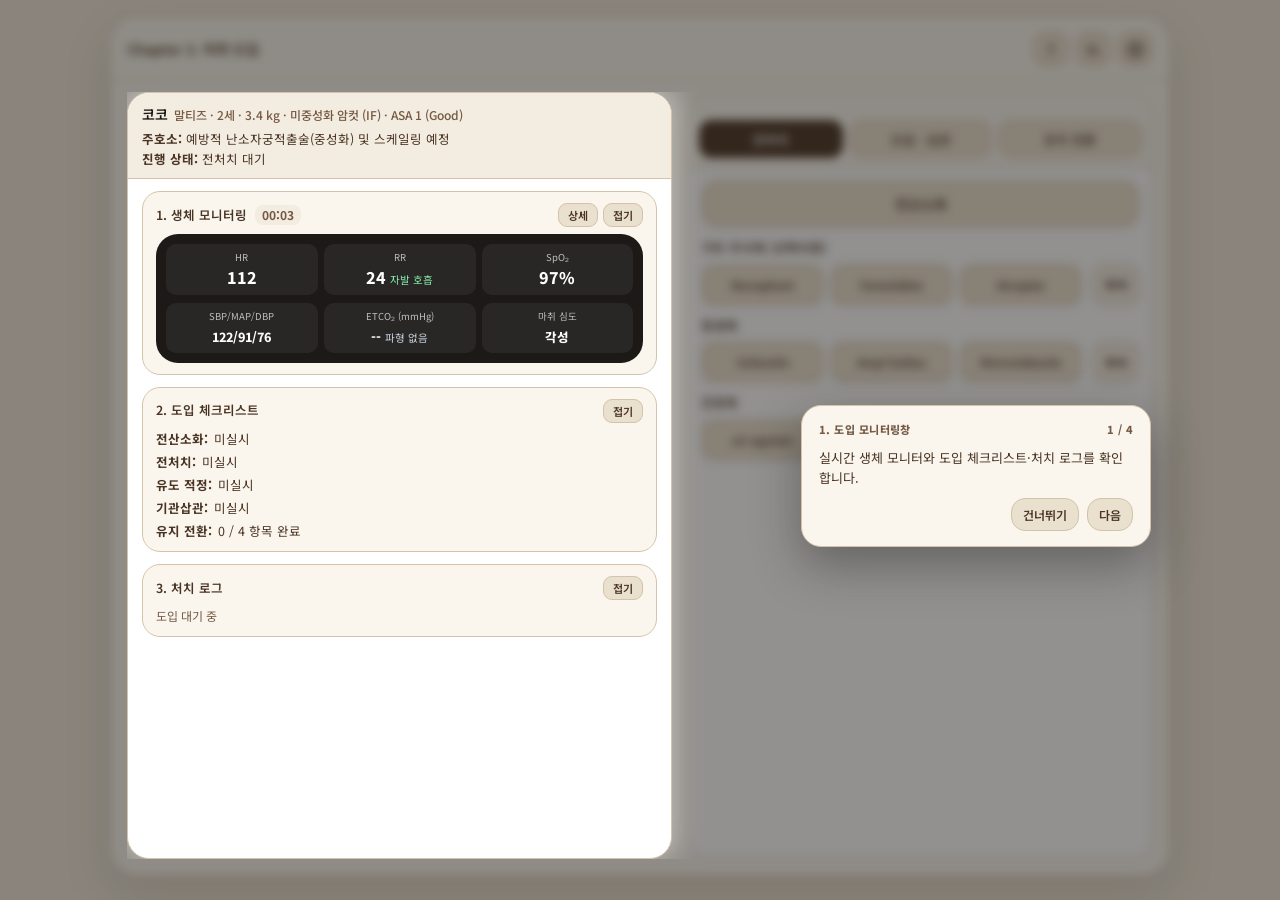
<file: chapter3.html>
<!DOCTYPE html>
<html lang="ko">
<head>
  <meta charset="UTF-8" />
  <meta name="viewport" content="width=device-width, initial-scale=1.0, maximum-scale=1.0, user-scalable=no" />
  <title>Chapter 3. 마취 도입 — 베타 1.1</title>
  <link rel="stylesheet" href="beta11.css?v=20261127r" />
  <script src="beta11-settings.js?v=20261127q"></script>
  <script src="beta11-ch1-data.js"></script>
</head>
<body>
  <div class="app-shell chapter-shell">
    <header class="top-bar">
      <div class="top-left">
        <div class="top-title">Chapter 3. 마취 도입</div>
      </div>
      <div id="chapter-top-actions" class="top-actions"></div>
    </header>

    <main class="ch1-page-body">
      <div class="ch1-split" id="ch3-split">
        <!-- 좌측(데스크탑) / 상단(모바일): 모니터링창 -->
        <section class="ch1-monitor" id="ch3-monitor" aria-label="도입 모니터링창">
          <div class="ch1-sig-pinned">
            <div class="ch1-sig-head" id="ch3-sig-head"></div>
            <div class="ch1-cc-line" id="ch3-cc-line"></div>
            <div class="ch1-cc-line" id="ch3-status-line" style="margin-top:2px;"></div>
          </div>

          <div class="ch1-monitor-scroll" id="ch3-monitor-scroll" style="cursor:grab;">
            <div class="mon-sec" id="ch3-sec-vitals">
              <div class="mon-sec-title">
                <div style="display:flex; align-items:center; gap:8px;">
                  <span>1. 생체 모니터링</span>
                  <span id="ch3-timer" class="font-maru" style="font-size:12px; font-weight:700; color:var(--brown-soft); background:var(--beige-soft); border:1px solid var(--border); padding:1px 7px; border-radius:8px; font-variant-numeric:tabular-nums;">00:00</span>
                </div>
                <div style="display:flex; align-items:center; gap:5px; flex-shrink:0;">
                  <button type="button" class="b-btn mon-toggle-btn" id="ch3-preop-detail-btn">상세</button>
                  <button type="button" class="b-btn mon-toggle-btn" data-mon-toggle="ch3-sec-vitals">접기</button>
                </div>
              </div>
              <div class="mon-sec-body">
                <div class="monitor-mock" style="padding:10px;">
                  <div class="monitor-row" style="grid-template-columns:repeat(3,1fr);">
                    <div class="m-cell"><span class="mk">HR</span><span class="mv" id="ch3-v-hr">--</span></div>
                    <div class="m-cell">
                      <span class="mk">RR</span>
                      <span class="mv" id="ch3-v-rr">--</span>
                      <span id="ch3-v-rr-mode" style="font-size:10.5px; color:#cbd5e1; margin-top:2px;">자발 호흡</span>
                    </div>
                    <div class="m-cell"><span class="mk">SpO₂</span><span class="mv" id="ch3-v-spo2">--%</span></div>
                  </div>
                  <div class="monitor-row" style="grid-template-columns:repeat(3,1fr);">
                    <div class="m-cell"><span class="mk">SBP/MAP/DBP</span><span class="mv" id="ch3-v-bp" style="font-size:12.5px;">--/--/--</span></div>
                    <div class="m-cell">
                      <span class="mk">ETCO₂ (mmHg)</span>
                      <span class="mv" id="ch3-v-etco2" style="font-size:13px;">--</span>
                      <span id="ch3-v-etco2-wave" style="font-size:10.5px; color:#cbd5e1; margin-top:2px;">파형 없음</span>
                    </div>
                    <div class="m-cell"><span class="mk">마취 심도</span><span class="mv" id="ch3-v-depth" style="font-size:12.5px;">각성</span></div>
                  </div>
                </div>
              </div>
            </div>

            <div class="mon-sec" id="ch3-sec-chk">
              <div class="mon-sec-title">
                <span>2. 도입 체크리스트</span>
                <button type="button" class="b-btn mon-toggle-btn" data-mon-toggle="ch3-sec-chk">접기</button>
              </div>
              <div class="mon-sec-body" id="ch3-chk-body"></div>
            </div>

            <div class="mon-sec" id="ch3-sec-log">
              <div class="mon-sec-title">
                <span>3. 처치 로그</span>
                <button type="button" class="b-btn mon-toggle-btn" data-mon-toggle="ch3-sec-log">접기</button>
              </div>
              <div class="mon-sec-body">
                <div class="sig-hx-list" id="ch3-log-list"><div class="mon-empty">도입 대기 중</div></div>
              </div>
            </div>
          </div>
        </section>

        <!-- 우측(데스크탑) / 하단(모바일): 조작창 -->
        <section class="ch1-control" id="ch3-control" aria-label="마취 도입 조작창">
          <div class="ch1-ctrl-handle" id="ch3-ctrl-handle" role="button" tabindex="0" aria-label="조작창 접기 및 펼치기">
            <div class="ch1-ctrl-handle-bar"></div>
          </div>

          <div class="ch1-ctrl-tabs" role="tablist">
            <button type="button" class="b-btn ch1-tab-btn active" data-pane="premed">전처치</button>
            <button type="button" class="b-btn ch1-tab-btn" data-pane="induct">도입 · 삽관</button>
            <button type="button" class="b-btn ch1-tab-btn" data-pane="trans">유지 전환</button>
          </div>

          <div class="ch1-ctrl-body">
            <!-- 1. 전처치 -->
            <div class="ch1-pane" data-content="premed">
              <div class="exam-btn-list">
                <button type="button" class="b-btn exam-main-btn" id="ch3-btn-preo2">전산소화</button>
              </div>

              <div>
                <div class="eval-sec-lbl">기타 주사제 (선택사항)</div>
                <div class="ch3-drug-row">
                  <div class="ch3-drug-group">
                    <button type="button" class="b-btn prog-btn" data-etc3="Maropitant">Maropitant</button>
                    <button type="button" class="b-btn prog-btn" data-etc3="Famotidine">Famotidine</button>
                    <button type="button" class="b-btn prog-btn" data-etc3="Atropine">Atropine</button>
                  </div>
                  <button type="button" class="b-btn ch3-antag-btn is-dose" id="ch3-etc-action-btn">투여</button>
                </div>
              </div>

              <div>
                <div class="eval-sec-lbl">항생제</div>
                <div class="ch3-drug-row">
                  <div class="ch3-drug-group">
                    <button type="button" class="b-btn prog-btn" data-abx3="Cefazolin">Cefazolin</button>
                    <button type="button" class="b-btn prog-btn" data-abx3="Ampi-Sulbac">Ampi-Sulbac</button>
                    <button type="button" class="b-btn prog-btn" data-abx3="Metronidazole">Metronidazole</button>
                  </div>
                  <button type="button" class="b-btn ch3-antag-btn is-dose" id="ch3-abx-antag-btn">투여</button>
                </div>
              </div>

              <div>
                <div class="eval-sec-lbl">진정제</div>
                <div class="ch3-drug-row">
                  <div class="ch3-drug-group">
                    <button type="button" class="b-btn prog-btn" data-sed3="α2-agonist">α2-agonist</button>
                    <button type="button" class="b-btn prog-btn" data-sed3="Acepromazine">Acepromazine</button>
                    <button type="button" class="b-btn prog-btn" data-sed3="Benzodiazepines">Benzodiazepines</button>
                  </div>
                  <button type="button" class="b-btn ch3-antag-btn is-dose" id="ch3-sed-action-btn">투여</button>
                </div>
              </div>
            </div>

            <!-- 2. 도입 · 삽관 -->
            <div class="ch1-pane pane-hidden" data-content="induct">
              <div>
                <div class="eval-sec-lbl">유도제 (1/4용량 투여)</div>
                <div class="ch3-drug-row">
                  <div class="ch3-drug-group">
                    <button type="button" class="b-btn prog-btn" data-i3="Alfaxalone">Alfaxalone</button>
                    <button type="button" class="b-btn prog-btn" data-i3="Propofol">Propofol</button>
                    <button type="button" class="b-btn prog-btn" data-i3="Etomidate">Etomidate</button>
                  </div>
                  <button type="button" class="b-btn ch3-antag-btn is-dose" id="ch3-btn-titrate">투여</button>
                </div>
              </div>

              <div>
                <div class="ch3-lbl-row">
                  <div class="eval-sec-lbl">기관튜브 (ETT) 규격 및 삽관</div>
                  <button type="button" class="b-btn ch3-help-q-btn" id="ch3-ett-help-btn" aria-label="기관튜브 규격 도움말">?</button>
                </div>
                <div class="asa-grid" style="grid-template-columns:repeat(4,1fr); margin-bottom:8px;">
                  <button type="button" class="b-btn asa-btn" data-ett="3.5">3.5</button>
                  <button type="button" class="b-btn asa-btn" data-ett="4.5">4.5</button>
                  <button type="button" class="b-btn asa-btn" data-ett="6.0">6.0</button>
                  <button type="button" class="b-btn asa-btn" data-ett="9.0">9.0</button>
                </div>
                <button type="button" class="b-btn exam-main-btn" id="ch3-btn-intubate">기관삽관 (삽관 시뮬레이터)</button>
              </div>
            </div>

            <!-- 3. 유지 전환 -->
            <div class="ch1-pane pane-hidden" data-content="trans">
              <div class="exam-btn-list">
                <button type="button" class="b-btn exam-main-btn" data-tr="o2">O₂ 유량 설정 및 호흡회로 연결</button>
                <button type="button" class="b-btn exam-main-btn" data-tr="iso">기화기 개방</button>
                <button type="button" class="b-btn exam-main-btn" data-tr="apl">APL 밸브 완전 개방 확인</button>
                <button type="button" class="b-btn exam-main-btn" data-tr="mon">다중 생체 모니터 부착 완료</button>
              </div>
              <div style="margin-top:auto; padding-top:6px;">
                <button type="button" class="b-btn" id="ch3-eval-submit" style="width:100%; height:44px; border-radius:14px;">도입 완료</button>
              </div>
            </div>

            <!-- 50% 투명도 빨간 사각형 도장 -->
            <div id="ch3-stamp-overlay" class="ch1-stamp-overlay hidden" aria-live="polite">
              <div class="ch1-stamp-asa" id="ch3-stamp-asa"></div>
              <div class="ch1-stamp-prog" id="ch3-stamp-prog"></div>
              <div class="ch1-stamp-grade" id="ch3-stamp-grade"></div>
            </div>
          </div>
        </section>
      </div>
    </main>
  </div>

  <!-- 길항 약물 도움말 팝업 -->
  <div id="ch3-antag-help-modal" class="modal-backdrop hidden" role="dialog" aria-modal="true" aria-labelledby="ch3-antag-help-title" style="backdrop-filter:blur(6px); z-index:116;">
    <div class="modal-card" style="max-width:420px;">
      <h2 id="ch3-antag-help-title" class="font-maru" style="font-size:18px; font-weight:600; color:var(--brown); margin-bottom:10px;">항생제 알러지 약물</h2>
      <div id="ch3-antag-help-body" class="ch2-help-item" style="margin-bottom:14px;"></div>
      <div class="modal-close-wrap">
        <button id="ch3-antag-help-close" type="button" class="b-btn modal-close-btn">닫기</button>
      </div>
    </div>
  </div>

  <!-- ETT 규격 가이드 팝업 -->
  <div id="ch3-ett-help-modal" class="modal-backdrop hidden" role="dialog" aria-modal="true" aria-labelledby="ch3-ett-help-title" style="backdrop-filter:blur(6px); z-index:116;">
    <div class="modal-card" style="max-width:460px; max-height:86dvh; display:flex; flex-direction:column;">
      <h2 id="ch3-ett-help-title" class="font-maru" style="font-size:18px; font-weight:600; color:var(--brown); margin-bottom:10px; flex-shrink:0;">기관튜브 (ETT) 가이드</h2>
      <div style="overflow-y:auto; flex:1 1 auto; margin-bottom:12px;">
        <div class="ch3-ett-info-box" style="font-weight:700; text-align:center;">계산 공식: 목표 O.D (외경) = Thoracic inlet 기관 직경 × 0.8</div>
        <div class="ch3-ett-info-box">
          <div>• <span class="ett-murphy">Murphy (표준 PVC):</span> 일반·복부·흉부·정형 수술 및 <strong>MRI 촬영</strong>(금속 코일 아티팩트 방지) 권장</div>
          <div style="margin-top:4px;">• <span class="ett-armored">Armored (나선 보강):</span> <strong>두경부·구강·치과·안과·단두종(BOAS)</strong> 처치 시 경부 굴곡 꺾임 방지 (벽이 두꺼워 동일 OD 기준 ID가 ~0.5 mm 작음, 최대 8.0 ID)</div>
        </div>
        <div class="ch3-ett-table-wrap">
          <table class="ch3-ett-table">
            <thead>
              <tr><th>I.D (mm)</th><th>Murphy (O.D mm)</th><th>Armored (O.D mm)</th></tr>
            </thead>
            <tbody>
              <tr><td>3.0</td><td>4.1</td><td>-</td></tr>
              <tr><td>3.5</td><td>4.8</td><td>5.3</td></tr>
              <tr><td>4.0</td><td>5.4</td><td>6.0</td></tr>
              <tr><td>4.5</td><td>6.1</td><td>6.7</td></tr>
              <tr><td>5.0</td><td>6.7</td><td>7.3</td></tr>
              <tr><td>5.5</td><td>7.3</td><td>8.0</td></tr>
              <tr><td>6.0</td><td>8.0</td><td>8.6</td></tr>
              <tr><td>6.5</td><td>8.7</td><td>9.1</td></tr>
              <tr><td>7.0</td><td>9.3</td><td>9.7</td></tr>
              <tr><td>7.5</td><td>10.0</td><td>10.2</td></tr>
              <tr><td>8.0</td><td>10.7</td><td>10.8</td></tr>
              <tr><td>8.5</td><td>11.3</td><td>-</td></tr>
              <tr><td>9.0</td><td>12.0</td><td>-</td></tr>
              <tr><td>9.5</td><td>12.7</td><td>-</td></tr>
              <tr><td>10.0</td><td>13.3</td><td>-</td></tr>
            </tbody>
          </table>
        </div>
      </div>
      <div class="modal-close-wrap" style="flex-shrink:0;">
        <button id="ch3-ett-help-close" type="button" class="b-btn modal-close-btn">닫기</button>
      </div>
    </div>
  </div>

  <!-- 기관삽관 4단계 미니게임 시뮬레이터 팝업 -->
  <div id="ch3-intub-game-modal" class="modal-backdrop hidden" role="dialog" aria-modal="true" aria-labelledby="ch3-intub-game-title" style="backdrop-filter:blur(6px); z-index:118;">
    <div class="ch3-ig-modal-wrap">
      <button id="ch3-intub-cancel-btn" type="button" class="b-btn ch3-ig-close-fab" aria-label="시뮬레이터 닫기">✕</button>
      <div class="modal-card ch3-ig-modal-card">
        <div class="ch3-ig-head">
          <div class="ch3-ig-title-wrap">
            <h2 id="ch3-intub-game-title" class="font-maru" style="font-size:17px; font-weight:700; color:var(--brown); margin:0;">1단계: 후두 노출</h2>
            <span id="ch3-ig-species" class="ch3-ig-species-badge">DOG</span>
          </div>
          <div class="ch3-ig-vitals-bar">
            <span id="ch3-ig-apnea" class="ch3-ig-pill font-maru">무호흡 0초</span>
            <span id="ch3-ig-spo2" class="ch3-ig-pill font-maru">SpO₂ 99%</span>
          </div>
        </div>

        <div class="ch3-ig-steps" id="ch3-ig-steps">
          <div class="ch3-ig-step active" data-ig-step="1">1. 후두 노출</div>
          <div class="ch3-ig-step" data-ig-step="2">2. 성문 조준·삽입</div>
          <div class="ch3-ig-step" data-ig-step="3">3. ETCO₂·청진</div>
          <div class="ch3-ig-step" data-ig-step="4">4. 커프 팽창</div>
        </div>

        <div class="ch3-ig-body" id="ch3-ig-body"></div>

        <div class="ch3-ig-foot">
          <div class="ch3-ig-status-msg" id="ch3-intub-status">후두경 핸들을 아래로 드래그해 혀뿌리를 누르세요.</div>
        </div>
      </div>
    </div>
  </div>

  <!-- Chapter 1 마취 전 검사 및 특이사항 상세 팝업 -->
  <div id="ch3-preop-detail-modal" class="modal-backdrop hidden" role="dialog" aria-modal="true" aria-labelledby="ch3-detail-title" style="backdrop-filter:blur(6px); z-index:115;">
    <div class="modal-card" style="max-width:460px; max-height:85dvh; display:flex; flex-direction:column;">
      <h2 id="ch3-detail-title" class="font-maru" style="font-size:19px; font-weight:600; color:var(--brown); margin-bottom:10px;">마취 전 검사 및 특이사항</h2>
      <div class="step-tabs" role="tablist" style="margin-bottom:10px; flex-shrink:0;">
        <button type="button" class="step-tab active" data-dt3-tab="hx">특이사항</button>
        <button type="button" class="step-tab" data-dt3-tab="pe">신체검사</button>
        <button type="button" class="step-tab" data-dt3-tab="lab">혈액검사</button>
        <button type="button" class="step-tab" data-dt3-tab="img">영상검사</button>
      </div>
      <div style="flex:1 1 auto; overflow-y:auto; display:flex; flex-direction:column; gap:10px; min-height:200px; padding-right:2px;">
        <div id="ch3-dt-hx" data-dt3-pane="hx"></div>
        <div id="ch3-dt-pe" data-dt3-pane="pe" class="pane-hidden"></div>
        <div id="ch3-dt-lab" data-dt3-pane="lab" class="pane-hidden"></div>
        <div id="ch3-dt-img" data-dt3-pane="img" class="pane-hidden"></div>
      </div>
      <div class="modal-close-wrap" style="margin-top:12px; flex-shrink:0;">
        <button id="ch3-detail-close" type="button" class="b-btn modal-close-btn">닫기</button>
      </div>
    </div>
  </div>

  <!-- 해설 보기 팝업 -->
  <div id="ch3-review-modal" class="modal-backdrop hidden" role="dialog" aria-modal="true" style="backdrop-filter:blur(6px); z-index:120;">
    <div class="modal-card" style="max-width:420px; max-height:84dvh; display:flex; flex-direction:column;">
      <h2 class="font-maru" style="font-size:19px; font-weight:600; color:var(--brown); margin-bottom:10px;">해설 보기</h2>
      <div class="step-tabs" role="tablist" style="margin-bottom:10px; flex-shrink:0;">
        <button type="button" class="step-tab active" data-rv-tab="wrong">오답노트</button>
        <button type="button" class="step-tab" data-rv-tab="ai">AI 로그 분석</button>
        <button type="button" class="step-tab" data-rv-tab="soap">SOAP 분석</button>
      </div>
      <div style="flex:1 1 auto; overflow-y:auto; display:flex; flex-direction:column; gap:10px; min-height:180px;">
        <div id="ch3-rv-wrong" data-rv-pane="wrong"></div>
        <div id="ch3-rv-ai" data-rv-pane="ai" class="pane-hidden"></div>
        <div id="ch3-rv-soap" data-rv-pane="soap" class="pane-hidden"></div>
      </div>
      <div class="modal-close-wrap" style="margin-top:12px; flex-shrink:0;">
        <button id="ch3-review-close" type="button" class="b-btn modal-close-btn">닫기</button>
      </div>
    </div>
  </div>

  <script>
    (function () {
      const Data = window.Beta11Ch1Data;
      const Settings = window.Beta11Settings;
      if (!Data || !Settings) return;

      const splitEl = document.getElementById('ch3-split');
      const sigHeadEl = document.getElementById('ch3-sig-head');
      const ccLineEl = document.getElementById('ch3-cc-line');
      const statusLineEl = document.getElementById('ch3-status-line');
      const timerEl = document.getElementById('ch3-timer');
      const chkBodyEl = document.getElementById('ch3-chk-body');
      const logListEl = document.getElementById('ch3-log-list');
      const ctrlHandleEl = document.getElementById('ch3-ctrl-handle');
      const btnPreO2 = document.getElementById('ch3-btn-preo2');
      const etcActionBtn = document.getElementById('ch3-etc-action-btn');
      const abxAntagBtn = document.getElementById('ch3-abx-antag-btn');
      const sedActionBtn = document.getElementById('ch3-sed-action-btn');
      const btnTitrate = document.getElementById('ch3-btn-titrate');
      const btnIntubate = document.getElementById('ch3-btn-intubate');
      const evalSubmitBtn = document.getElementById('ch3-eval-submit');
      const stampOverlayEl = document.getElementById('ch3-stamp-overlay');
      const antagHelpModalEl = document.getElementById('ch3-antag-help-modal');
      const antagHelpTitleEl = document.getElementById('ch3-antag-help-title');
      const antagHelpBodyEl = document.getElementById('ch3-antag-help-body');
      const ettHelpBtn = document.getElementById('ch3-ett-help-btn');
      const ettHelpModalEl = document.getElementById('ch3-ett-help-modal');
      const intubGameModalEl = document.getElementById('ch3-intub-game-modal');
      const igTitleEl = document.getElementById('ch3-intub-game-title');
      const igSpeciesEl = document.getElementById('ch3-ig-species');
      const igApneaEl = document.getElementById('ch3-ig-apnea');
      const igSpo2El = document.getElementById('ch3-ig-spo2');
      const igBodyEl = document.getElementById('ch3-ig-body');
      const intubStatusEl = document.getElementById('ch3-intub-status');
      const intubCancelBtn = document.getElementById('ch3-intub-cancel-btn');
      const detailModalEl = document.getElementById('ch3-preop-detail-modal');
      const dtHxEl = document.getElementById('ch3-dt-hx');
      const dtPeEl = document.getElementById('ch3-dt-pe');
      const dtLabEl = document.getElementById('ch3-dt-lab');
      const dtImgEl = document.getElementById('ch3-dt-img');
      const reviewModalEl = document.getElementById('ch3-review-modal');
      const rvWrongEl = document.getElementById('ch3-rv-wrong');
      const rvAiEl = document.getElementById('ch3-rv-ai');
      const rvSoapEl = document.getElementById('ch3-rv-soap');

      const ABX_ANTAG_HELP = {
        title: '항생제 알러지 약물',
        desc: '피부 두드러기, 안면부종 등의 경증 알러지 반응은 항히스타민제로 완화하나, 아나필락시스 쇼크 등의 중증 반응은 에피네프린과 보조제로 스테로이드를 투여합니다.'
      };
      const SED_ANTAG_HELP = {
        title: '진정제 길항제',
        desc: 'α2-agonist에 의한 심각한 서맥·과진정은 Atipamezole로, Benzodiazepines에 의한 과진정·역설적 흥분은 Flumazenil로 길항하며, Acepromazine은 특이 길항제가 없어 저혈압 등 부작용 발생 시 수액과 승압제로 대증 교정합니다.'
      };

      let currentStageId = 'tutorial';
      let currentCase = null;
      let vitals = { hr: 110, rr: 24, rrMode: '자발 호흡', spo2: 96, sbp: 122, map: 91, dbp: 76, etco2: null, etco2Wave: '파형 없음', depth: '각성' };
      let etcPicks = new Set();
      let etcDone = false;
      let abxPicks = new Set();
      let abxPhase = 'dose'; // 'dose' -> 'antag' -> 'help'
      let abxAllergy = { active: false, severity: null, resolved: false, delta: { hr: 0, rr: 0, sbp: 0, map: 0, dbp: 0 } };
      let sedPicks = new Set();
      let sedPhase = 'dose'; // 'dose' -> 'antag' -> 'help'
      let sedAdverse = { active: false, issues: [], resolved: false, delta: { hr: 0, rr: 0, sbp: 0, map: 0, dbp: 0 } };
      let indPick = null;
      let ettPick = null;
      let intubAnimId = null;
      let intubTickId = null;
      let intubMisses = 0;
      let ig = null;
      let state = { premedDone: false, preO2Done: false, premedAfterInduct: false, titrateCount: 0, overdoseLogged: false, intubated: false, trans: new Set(), earlyTrans: new Set(), mistakes: [] };
      let logs = [];
      let evaluated = false;
      let lastReport = null;
      let aiText = null;
      let soapText = null;
      let elapsedSec = 0;
      let timerId = null;

      function formatElapsed(s) {
        const m = Math.floor(s / 60);
        const r = s % 60;
        return `${String(m).padStart(2, '0')}:${String(r).padStart(2, '0')}`;
      }
      function stopTimer() {
        if (timerId) { clearInterval(timerId); timerId = null; }
      }
      function startTimer() {
        stopTimer();
        elapsedSec = 0;
        if (timerEl) timerEl.textContent = '00:00';
        timerId = setInterval(() => {
          if (evaluated) { stopTimer(); return; }
          elapsedSec += 1;
          if (timerEl) timerEl.textContent = formatElapsed(elapsedSec);
        }, 1000);
      }

      window.__b11Cleanup = stopTimer;
      function escapeHtml(s) { return String(s || '').replace(/&/g, '&amp;').replace(/</g, '&lt;').replace(/>/g, '&gt;'); }

      /* Monitoring Window Drag-to-Scroll */
      const monitorScrollEl = document.getElementById('ch3-monitor-scroll');
      let monDrag = false, monStartY = 0, monStartScroll = 0;
      monitorScrollEl.addEventListener('pointerdown', (e) => {
        if (e.pointerType !== 'mouse') return;
        if (e.target.closest('button, a, input, select, textarea')) return;
        monDrag = true;
        monStartY = e.clientY;
        monStartScroll = monitorScrollEl.scrollTop;
        monitorScrollEl.style.cursor = 'grabbing';
        monitorScrollEl.style.userSelect = 'none';
      });
      window.addEventListener('pointermove', (e) => {
        if (!monDrag) return;
        monitorScrollEl.scrollTop = monStartScroll - (e.clientY - monStartY);
      });
      const endMonDrag = () => {
        if (!monDrag) return;
        monDrag = false;
        monitorScrollEl.style.cursor = 'grab';
        monitorScrollEl.style.userSelect = '';
      };
      window.addEventListener('pointerup', endMonDrag);
      window.addEventListener('pointercancel', endMonDrag);

      function setMonCollapsed(id, c) {
        const sec = document.getElementById(id);
        if (!sec) return;
        sec.classList.toggle('is-collapsed', Boolean(c));
        const b = sec.querySelector('[data-mon-toggle]');
        if (b) b.textContent = c ? '열기' : '접기';
      }
      document.querySelectorAll('[data-mon-toggle]').forEach((b) => b.addEventListener('click', (e) => {
        e.stopPropagation();
        const sec = document.getElementById(b.dataset.monToggle);
        if (!sec) return;
        Settings.playTone(500, 0.04, 0.025);
        setMonCollapsed(b.dataset.monToggle, !sec.classList.contains('is-collapsed'));
      }));

      /* Chapter 1 Pre-op Detail & Special History Popup ('상세') */
      function setDetailTab(k) {
        document.querySelectorAll('[data-dt3-tab]').forEach((b) => b.classList.toggle('active', b.dataset.dt3Tab === k));
        document.querySelectorAll('[data-dt3-pane]').forEach((p) => p.classList.toggle('pane-hidden', p.dataset.dt3Pane !== k));
      }
      document.querySelectorAll('[data-dt3-tab]').forEach((b) => b.addEventListener('click', () => { Settings.playTone(520, 0.04, 0.025); setDetailTab(b.dataset.dt3Tab); }));
      document.getElementById('ch3-preop-detail-btn').addEventListener('click', (e) => {
        e.stopPropagation();
        if (!currentCase) return;
        Settings.playTone(540, 0.05, 0.03);
        setDetailTab('hx');
        detailModalEl.classList.remove('hidden');
      });
      document.getElementById('ch3-detail-close').addEventListener('click', () => detailModalEl.classList.add('hidden'));
      detailModalEl.addEventListener('click', (e) => { if (e.target === detailModalEl) detailModalEl.classList.add('hidden'); });

      function renderLabTable(rows, panel) {
        return `<table class="lab-tbl"><tbody>${rows.map(([label, key, val, unit]) => {
          const fl = key ? panel.flagOf(key, Number(val)) : '';
          const cls = fl === 'H' ? 'lab-high' : fl === 'L' ? 'lab-low' : '';
          const r = key && panel.ref[key] ? `${panel.ref[key][0]}–${panel.ref[key][1]}` : '';
          return `<tr><td>${label}</td><td class="lab-val ${cls}">${val}${unit ? ' ' + unit : ''}${fl ? ' ' + fl : ''}</td><td class="lab-ref">${r}</td></tr>`;
        }).join('')}</tbody></table>`;
      }

      function renderFullPreopDetail(c) {
        const P = Data.buildLabPanel(c);
        const hxRows = (c.history || []).map((h) => `<div class="img-row"><strong>${escapeHtml(h.label)}</strong><br/>${escapeHtml(h.text)}</div>`);
        dtHxEl.innerHTML = `<div class="img-list"><div class="img-row"><strong>주호소</strong><br/>${escapeHtml(c.chiefComplaint)}</div>${hxRows.join('')}</div>`;

        const p = c.pe;
        const isCat = c.species === 'cat';
        const abnBT = p.bt < 37.5 || p.bt > 39.2;
        const abnBP = p.bpMap < 65 || p.bpSys > 155 || p.bpSys < 95;
        const abnHR = isCat ? (p.hr < 130 || p.hr > 210) : (p.hr < 65 || p.hr > 145);
        const abnRR = p.rr > 36;
        const abnCRT = p.crt > 2.0;
        const abnMMC = /yellow|pale|cyan|dark|muddy|dry/i.test(p.mmc);
        const auscHeart = p.auscHeart || '심잡음 없음 (정상 심음)';
        const auscLung = p.auscLung || '정상 폐포음';
        const auscBowel = p.auscBowel || '정상 복명음';
        const abnHeart = /Grade|분마음|부정맥|서맥|빈맥/i.test(auscHeart);
        const abnLung = /수포음|천명음|거친|감약|Crackle/i.test(auscLung);
        const abnBowel = /감소|소실|압통|팽만|항진/i.test(auscBowel);

        dtPeEl.innerHTML = `
          <div class="pe-grid">
            <div class="pe-cell"><span class="pe-k">BT</span><span class="pe-v ${abnBT ? 'is-abn' : ''}">${p.bt.toFixed(1)} °C</span></div>
            <div class="pe-cell"><span class="pe-k">BP #${p.cuff}</span><span class="pe-v ${abnBP ? 'is-abn' : ''}">${p.bpSys}/${p.bpDia} (${p.bpMap}) mmHg</span></div>
            <div class="pe-cell"><span class="pe-k">HR</span><span class="pe-v ${abnHR ? 'is-abn' : ''}">${p.hr} /min</span></div>
            <div class="pe-cell"><span class="pe-k">RR</span><span class="pe-v ${abnRR ? 'is-abn' : ''}">${p.rr} /min</span></div>
            <div class="pe-cell"><span class="pe-k">CRT</span><span class="pe-v ${abnCRT ? 'is-abn' : ''}">${p.crt} s</span></div>
            <div class="pe-cell"><span class="pe-k">MMC</span><span class="pe-v ${abnMMC ? 'is-abn' : ''}">${escapeHtml(p.mmc)}</span></div>
            <div class="pe-cell span-2">
              <span class="pe-k">청진</span>
              <div class="pe-ausc-lines">
                <div class="pe-ausc-row"><span class="pe-ausc-k">심잡음:</span><span class="pe-v ${abnHeart ? 'is-abn' : ''}" style="font-size:inherit;">${escapeHtml(auscHeart)}</span></div>
                <div class="pe-ausc-row"><span class="pe-ausc-k">폐음:</span><span class="pe-v ${abnLung ? 'is-abn' : ''}" style="font-size:inherit;">${escapeHtml(auscLung)}</span></div>
                <div class="pe-ausc-row"><span class="pe-ausc-k">복명음:</span><span class="pe-v ${abnBowel ? 'is-abn' : ''}" style="font-size:inherit;">${escapeHtml(auscBowel)}</span></div>
              </div>
            </div>
          </div>
        `;

        const m = P.vbgM, vc = P.vbgC, cb = P.cbc, ch = P.chem;
        const vbgMeasured = [['pH','pH',m.pH.toFixed(2),''],['pCO₂','pCO2',m.pCO2,'mmHg'],['pO₂ (정맥)','pO2',m.pO2,'mmHg'],['Na⁺','Na',m.Na,'mmol/L'],['K⁺','K',m.K.toFixed(1),'mmol/L'],['Cl⁻','Cl',m.Cl,'mmol/L'],['iCa','iCa',m.iCa.toFixed(2),'mmol/L'],['Hct','Hct',m.Hct,'%']];
        const vbgCalc = [['pH(T)','pHT',vc.pHT.toFixed(3),''],['pCO₂(T)','pCO2T',vc.pCO2T,'mmHg'],['pO₂(T)','pO2T',vc.pO2T,'mmHg'],['ctCO₂','ctCO2',vc.ctCO2,'mmol/L'],['cHCO₃⁻','cHCO3',vc.cHCO3,'mmol/L'],['cHCO₃⁻(std)','cHCO3std',vc.cHCO3std,'mmol/L'],['BE(ecf)','BEecf',vc.BEecf,'mmol/L'],['BE(B)','BEB',vc.BEB,'mmol/L'],['ctHb','ctHb',vc.ctHb,'g/dL'],['Ca²⁺(7.4)','iCa74',vc.iCa74.toFixed(2),'mmol/L'],['pO₂(A-a)','pO2Aa',vc.pO2Aa,'mmHg'],['sO₂','sO2',vc.sO2,'%'],['AG(K)','AGK',vc.AGK,'mmol/L']];
        const cbcRows = [['RBC','RBC',cb.RBC,'M/µL'],['HGB','HGB',cb.HGB,'g/dL'],['HCT','HCT',cb.HCT,'%'],['MCV','MCV',cb.MCV,'fL'],['MCH','MCH',cb.MCH,'pg'],['MCHC','MCHC',cb.MCHC,'g/dL'],['RDW','RDW',cb.RDW,'%'],['RETIC','RETIC',cb.RETIC,'K/µL'],['Retic-HGB','ReticHGB',cb.ReticHGB,'pg'],['WBC','WBC',cb.WBC,'K/µL'],['Neu','Neu',`${cb.Neu} (${cb.neuP}%)`,''],['Lym','Lym',`${cb.Lym} (${cb.lymP}%)`,''],['Mono','Mono',`${cb.Mono} (${cb.monoP}%)`,''],['Eos','Eos',`${cb.Eos} (${cb.eosP}%)`,''],['Baso','Baso',`${cb.Baso} (${cb.basoP}%)`,''],['PLT','PLT',cb.PLT,'K/µL'],['MPV','MPV',cb.MPV,'fL'],['PCT','PCT',cb.PCT,'%']];
        const chemGeneral = [['ALP','ALP',ch.ALP,'U/L'],['ALT','ALT',ch.ALT,'U/L'],['AST','AST',ch.AST,'U/L'],['GGT','GGT',ch.GGT,'U/L'],['BUN','BUN',ch.BUN,'mg/dL'],['Crea','Crea',ch.Crea,'mg/dL'],['Phos','Phos',ch.Phos,'mg/dL'],['Ca','Ca',ch.Ca,'mg/dL'],['TG','TG',ch.TG,'mg/dL'],['Tchol','Tchol',ch.Tchol,'mg/dL'],['Glu','Glu',ch.Glu,'mg/dL'],['TP','TP',ch.TP,'g/dL'],['ALB','ALB',ch.ALB,'g/dL'],['Glob','Glob',ch.Glob,'g/dL'],['Mg','Mg',ch.Mg,'mg/dL']];
        const chemSpecial = isCat
          ? [['SAA','SAA',ch.SAA,'µg/mL'],['fPL','fPL',ch.fPL,'µg/L'],['proBNP','proBNP',ch.proBNP,'pmol/L'],['T4','T4',ch.T4,'µg/dL'],['Cortisol','Cortisol',ch.Cortisol,'µg/dL'],['SDMA','SDMA',ch.SDMA,'µg/dL']]
          : [['CRP','CRP',ch.CRP,'mg/L'],['cPL','cPL',ch.cPL,'µg/L'],['proBNP','proBNP',ch.proBNP,'pmol/L'],['T4','T4',ch.T4,'µg/dL'],['Cortisol','Cortisol',ch.Cortisol,'µg/dL'],['SDMA','SDMA',ch.SDMA,'µg/dL']];
        dtLabEl.innerHTML = `<div class="lab-group-lbl">정맥혈액가스 (VBG) — 측정 8종</div>${renderLabTable(vbgMeasured, P)}<div class="lab-group-lbl">정맥혈액가스 (VBG) — 계산 13종</div>${renderLabTable(vbgCalc, P)}<div class="lab-group-lbl">일반혈액검사 (CBC) — 18종</div>${renderLabTable(cbcRows, P)}<div class="lab-group-lbl">혈액화학 (일반 15종)</div>${renderLabTable(chemGeneral, P)}<div class="lab-group-lbl">혈액화학 (특수 6종)</div>${renderLabTable(chemSpecial, P)}`;

        const im = c.imaging || {};
        const th = im.thoracic || {};
        const rows = [`<div class="img-row"><strong>흉부 X-ray</strong><br/>VHS: ${escapeHtml(th.vhs || '-')} · VLAS: ${escapeHtml(th.vlas || '-')}<br/>기관직경: ${escapeHtml(th.trachea || '-')}<br/>폐야: ${escapeHtml(th.lung || '-')}${th.extra ? '<br/>추가 소견: ' + escapeHtml(th.extra) : ''}</div>`];
        if (im.abdominal) rows.push(`<div class="img-row"><strong>복부 X-ray</strong><br/>${escapeHtml(im.abdominal)}</div>`);
        if (im.ultrasound) rows.push(`<div class="img-row"><strong>초음파 검사</strong><br/>${escapeHtml(im.ultrasound)}</div>`);
        dtImgEl.innerHTML = `<div class="img-list">${rows.join('')}</div>`;
      }

      const setCollapsed = Settings.bindCtrlHandle(ctrlHandleEl, splitEl);

      function activateTab(p) {
        setCollapsed(false);
        document.querySelectorAll('.ch1-tab-btn').forEach((b) => b.classList.toggle('active', b.dataset.pane === p));
        document.querySelectorAll('[data-content]').forEach((el) => el.classList.toggle('pane-hidden', el.dataset.content !== p));
      }
      document.querySelectorAll('.ch1-tab-btn').forEach((b) => b.addEventListener('click', () => { Settings.playTone(520, 0.04, 0.025); activateTab(b.dataset.pane); }));

      /* 3. 처치 로그: 가장 최신 기록이 시간 순으로 상단에 표시 */
      function addLog(msg) {
        const stamped = `[${formatElapsed(elapsedSec)}] ${msg}`;
        logs.unshift(stamped);
        const empty = logListEl.querySelector('.mon-empty');
        if (empty) empty.remove();
        const row = document.createElement('div');
        row.className = 'sig-hx-row';
        row.textContent = `• ${stamped}`;
        logListEl.prepend(row);
      }

      function expectedEtt(c) {
        const w = Number(c.weight || 5);
        if (c.species === 'cat' || w < 4.5) return '3.5';
        if (w < 8) return '4.5';
        if (w < 18) return '6.0';
        return '9.0';
      }

      function renderMonitor() {
        document.getElementById('ch3-v-hr').textContent = Math.round(vitals.hr);
        document.getElementById('ch3-v-rr').textContent = Math.round(vitals.rr);
        const rrModeEl = document.getElementById('ch3-v-rr-mode');
        if (rrModeEl) {
          rrModeEl.textContent = vitals.rrMode || '자발 호흡';
          rrModeEl.style.color = vitals.rrMode === '무호흡' ? '#fca5a5' : vitals.rrMode === '기계 환기' ? '#93c5fd' : '#86efac';
        }
        document.getElementById('ch3-v-spo2').textContent = `${Math.round(vitals.spo2)}%`;
        document.getElementById('ch3-v-bp').textContent = `${Math.round(vitals.sbp)}/${Math.round(vitals.map)}/${Math.round(vitals.dbp)}`;
        document.getElementById('ch3-v-etco2').textContent = vitals.etco2 != null ? String(vitals.etco2) : '--';
        const waveEl = document.getElementById('ch3-v-etco2-wave');
        if (waveEl) {
          waveEl.textContent = vitals.etco2Wave || '파형 없음';
          waveEl.style.color = vitals.etco2Wave === '정상 파형' ? '#86efac' : vitals.etco2Wave === '이상 파형' ? '#fca5a5' : '#cbd5e1';
        }
        document.getElementById('ch3-v-depth').textContent = vitals.depth;

        const stText = state.trans.size >= 4
          ? '유지 전환 완료'
          : state.intubated
            ? '삽관 완료'
            : state.titrateCount > 0
              ? '도입 실시'
              : state.premedDone
                ? '전처치 완료'
                : '전처치 대기';
        statusLineEl.innerHTML = `<strong>진행 상태:</strong> ${stText}`;

        const administeredPremeds = [
          ...(etcDone ? [...etcPicks] : []),
          ...(abxPhase !== 'dose' ? [...abxPicks] : []),
          ...(sedPhase !== 'dose' ? [...sedPicks] : [])
        ];
        chkBodyEl.innerHTML = `
          <div class="sig-hx-list">
            <div class="sig-hx-row"><span class="sig-hx-k">전산소화:</span><span>${state.preO2Done ? '완료 (SpO₂ 99%)' : '미실시'}</span></div>
            <div class="sig-hx-row"><span class="sig-hx-k">전처치:</span><span>${state.premedDone ? (administeredPremeds.join(', ') || '완료') : '미실시'}</span></div>
            <div class="sig-hx-row"><span class="sig-hx-k">유도 적정:</span><span>${indPick ? `${indPick} (${state.titrateCount}/4)` : '미실시'}</span></div>
            <div class="sig-hx-row"><span class="sig-hx-k">기관삽관:</span><span>${state.intubated ? `ETT #${ettPick} 삽관 · ETCO₂ ${vitals.etco2} (${vitals.etco2Wave})` : '미실시'}</span></div>
            <div class="sig-hx-row"><span class="sig-hx-k">유지 전환:</span><span>${state.trans.size} / 4 항목 완료</span></div>
          </div>
        `;
      }

      document.getElementById('ch3-antag-help-close').addEventListener('click', () => antagHelpModalEl.classList.add('hidden'));
      antagHelpModalEl.addEventListener('click', (e) => { if (e.target === antagHelpModalEl) antagHelpModalEl.classList.add('hidden'); });
      ettHelpBtn.addEventListener('click', () => { Settings.playTone(520, 0.04, 0.025); ettHelpModalEl.classList.remove('hidden'); });
      document.getElementById('ch3-ett-help-close').addEventListener('click', () => ettHelpModalEl.classList.add('hidden'));
      ettHelpModalEl.addEventListener('click', (e) => { if (e.target === ettHelpModalEl) ettHelpModalEl.classList.add('hidden'); });

      function detectAbxAllergy(c, pickedSet) {
        if (!c || !pickedSet || !pickedSet.size) return null;
        if (c.abxAllergy && c.abxAllergy.drug && pickedSet.has(c.abxAllergy.drug)) {
          return c.abxAllergy.severity || 'mild';
        }
        const hxText = `${c.ownerClue || ''} ${(c.history || []).map((h) => h.text).join(' ')}`;
        if (!/알러지|과민|아나필락시스|두드러기|부종/i.test(hxText)) return null;
        const hitCefa = pickedSet.has('Cefazolin') && /세파|cefazolin|베타락탐|β-lactam|항생제/i.test(hxText);
        const hitAmpi = pickedSet.has('Ampi-Sulbac') && /암피|ampicillin|페니실린|penicillin|베타락탐|β-lactam|항생제/i.test(hxText);
        const hitMetro = pickedSet.has('Metronidazole') && /메트로|metronidazole|항생제/i.test(hxText);
        if (!hitCefa && !hitAmpi && !hitMetro) return null;
        if (/아나필락시스|쇼크|중증|저혈압/i.test(hxText)) return 'severe';
        if (/중등도|호흡|빈호흡/i.test(hxText)) return 'moderate';
        return 'mild';
      }

      function applyAbxAllergyReaction(sev) {
        abxAllergy = { active: true, severity: sev, resolved: false, delta: { hr: 0, rr: 0, sbp: 0, map: 0, dbp: 0 } };
        if (sev === 'mild') {
          addLog('항생제 알러지 반응(경증): 피부 두드러기·안면부종 관찰 — 길항 처치 필요');
        } else if (sev === 'moderate') {
          abxAllergy.delta.rr = 12;
          vitals.rr += 12;
          addLog('항생제 알러지 반응(중등도): 호흡수 증가 발생 — 길항 처치 필요');
        } else if (sev === 'severe') {
          abxAllergy.delta = { hr: 30, rr: 16, sbp: -28, map: -22, dbp: -16 };
          vitals.hr += 30;
          vitals.rr += 16;
          vitals.sbp = Math.max(60, vitals.sbp - 28);
          vitals.map = Math.max(45, vitals.map - 22);
          vitals.dbp = Math.max(32, vitals.dbp - 16);
          addLog('항생제 알러지 반응(중증): 호흡수·심박수 증가 및 혈압 저하 발생 — 즉각 길항 처치 필요');
        }
      }

      function detectSedAdverse(c, pickedSet) {
        if (!c || !pickedSet || !pickedSet.size) return [];
        const issues = [];
        const forced = c.sedAdverse && c.sedAdverse.drug ? c.sedAdverse.drug : null;
        if (pickedSet.has('α2-agonist') && (forced === 'α2-agonist' || c.trueAsa >= 3 || vitals.hr <= 90)) {
          issues.push({
            drug: 'α2-agonist',
            delta: { hr: -36, rr: -6, sbp: 18, map: 14, dbp: 12 },
            log: '진정제 부작용(α2-agonist): 심각한 서맥 및 과진정 발생 — 길항 처치 필요'
          });
        }
        if (pickedSet.has('Acepromazine') && (forced === 'Acepromazine' || c.trueAsa >= 3 || vitals.map <= 85)) {
          issues.push({
            drug: 'Acepromazine',
            delta: { hr: 14, rr: 0, sbp: -28, map: -22, dbp: -16 },
            log: '진정제 부작용(Acepromazine): 말초 혈관확장성 저혈압 발생 — 대증 교정 필요'
          });
        }
        if (pickedSet.has('Benzodiazepines')) {
          if (forced === 'Benzodiazepines' || (c.trueAsa <= 2 && !pickedSet.has('α2-agonist') && !pickedSet.has('Acepromazine'))) {
            issues.push({
              drug: 'Benzodiazepines',
              delta: { hr: 22, rr: 10, sbp: 10, map: 8, dbp: 6 },
              log: '진정제 부작용(Benzodiazepines): 역설적 흥분(심박수·호흡수 상승) 발생 — 길항 처치 필요'
            });
          } else if (c.trueAsa >= 4) {
            issues.push({
              drug: 'Benzodiazepines',
              delta: { hr: -8, rr: -8, sbp: -10, map: -8, dbp: -6 },
              log: '진정제 부작용(Benzodiazepines): 과진정 및 호흡억제 발생 — 길항 처치 필요'
            });
          }
        }
        return issues;
      }

      function applySedAdverseEffects(issues) {
        if (!issues || !issues.length) return;
        const tot = { hr: 0, rr: 0, sbp: 0, map: 0, dbp: 0 };
        issues.forEach((it) => {
          const prevHr = vitals.hr, prevRr = vitals.rr, prevSbp = vitals.sbp, prevMap = vitals.map, prevDbp = vitals.dbp;
          vitals.hr = Math.max(36, Math.min(220, vitals.hr + it.delta.hr));
          vitals.rr = Math.max(6, Math.min(60, vitals.rr + it.delta.rr));
          vitals.sbp = Math.max(58, Math.min(210, vitals.sbp + it.delta.sbp));
          vitals.map = Math.max(42, Math.min(160, vitals.map + it.delta.map));
          vitals.dbp = Math.max(30, Math.min(130, vitals.dbp + it.delta.dbp));
          tot.hr += (vitals.hr - prevHr);
          tot.rr += (vitals.rr - prevRr);
          tot.sbp += (vitals.sbp - prevSbp);
          tot.map += (vitals.map - prevMap);
          tot.dbp += (vitals.dbp - prevDbp);
          addLog(it.log);
        });
        sedAdverse = { active: true, issues, resolved: false, delta: tot };
      }

      document.querySelectorAll('[data-etc3]').forEach((b) => b.addEventListener('click', () => {
        if (evaluated || etcDone) return;
        const k = b.dataset.etc3;
        if (etcPicks.has(k)) etcPicks.delete(k); else etcPicks.add(k);
        b.classList.toggle('active', etcPicks.has(k));
        Settings.playTone(540, 0.04, 0.025);
      }));

      etcActionBtn.addEventListener('click', () => {
        if (evaluated || etcDone || !etcPicks.size) return;
        etcDone = true;
        etcActionBtn.textContent = '완료';
        etcActionBtn.classList.remove('is-dose');
        etcActionBtn.classList.add('exam-done');
        etcActionBtn.disabled = true;
        if (etcPicks.has('Atropine')) {
          vitals.hr = Math.min(200, vitals.hr + 18);
        }
        addLog(`기타 주사제 투여: ${Array.from(etcPicks).join(', ')}`);
        Settings.playTone(620, 0.06, 0.03);
        renderMonitor();
      });

      document.querySelectorAll('[data-abx3]').forEach((b) => b.addEventListener('click', () => {
        if (evaluated || abxPhase !== 'dose') return;
        const k = b.dataset.abx3;
        if (abxPicks.has(k)) abxPicks.delete(k); else abxPicks.add(k);
        b.classList.toggle('active', abxPicks.has(k));
        Settings.playTone(540, 0.04, 0.025);
      }));

      abxAntagBtn.addEventListener('click', () => {
        if (abxPhase === 'help') {
          Settings.playTone(520, 0.04, 0.025);
          antagHelpTitleEl.textContent = ABX_ANTAG_HELP.title;
          antagHelpBodyEl.textContent = ABX_ANTAG_HELP.desc;
          antagHelpModalEl.classList.remove('hidden');
          return;
        }
        if (evaluated) return;
        if (abxPhase === 'dose') {
          if (!abxPicks.size) return;
          abxPhase = 'antag';
          if (state.titrateCount > 0) state.premedAfterInduct = true;
          state.premedDone = true;
          // 항생제 숨김 감점: Cefa+Ampi, Ampi+Metro 감점 (Cefa+Metro 허용)
          if (abxPicks.has('Cefazolin') && abxPicks.has('Ampi-Sulbac')) {
            state.mistakes.push('항생제 중복 병용: Cefazolin + Ampi-Sulbac');
          }
          if (abxPicks.has('Ampi-Sulbac') && abxPicks.has('Metronidazole')) {
            state.mistakes.push('항생제 중복 병용: Ampi-Sulbac + Metronidazole');
          }
          addLog(`항생제 투여: ${Array.from(abxPicks).join(', ')}`);
          const allergySev = detectAbxAllergy(currentCase, abxPicks);
          if (allergySev) applyAbxAllergyReaction(allergySev);
          abxAntagBtn.textContent = '길항';
          abxAntagBtn.classList.remove('is-dose');
          abxAntagBtn.setAttribute('aria-label', '항생제 알러지 길항');
          Settings.playTone(620, 0.06, 0.03);
          renderMonitor();
          return;
        }
        if (abxPhase === 'antag') {
          abxPhase = 'help';
          if (abxAllergy.active) {
            vitals.hr = Math.max(40, vitals.hr - abxAllergy.delta.hr);
            vitals.rr = Math.max(6, vitals.rr - abxAllergy.delta.rr);
            vitals.sbp = Math.min(200, vitals.sbp - abxAllergy.delta.sbp);
            vitals.map = Math.min(150, vitals.map - abxAllergy.delta.map);
            vitals.dbp = Math.min(120, vitals.dbp - abxAllergy.delta.dbp);
            abxAllergy.active = false;
            abxAllergy.resolved = true;
            addLog('항생제 알러지 길항 처치 완료 — 생체 바이탈 회복');
          } else {
            addLog('항생제 알러지 길항 처치 확인');
          }
          abxAntagBtn.textContent = '?';
          abxAntagBtn.classList.add('is-help');
          abxAntagBtn.setAttribute('aria-label', '항생제 알러지 약물 도움말');
          Settings.playTone(640, 0.06, 0.03);
          renderMonitor();
        }
      });

      document.querySelectorAll('[data-sed3]').forEach((b) => b.addEventListener('click', () => {
        if (evaluated || sedPhase !== 'dose') return;
        const k = b.dataset.sed3;
        if (sedPicks.has(k)) sedPicks.delete(k); else sedPicks.add(k);
        b.classList.toggle('active', sedPicks.has(k));
        Settings.playTone(540, 0.04, 0.025);
      }));

      sedActionBtn.addEventListener('click', () => {
        if (sedPhase === 'help') {
          Settings.playTone(520, 0.04, 0.025);
          antagHelpTitleEl.textContent = SED_ANTAG_HELP.title;
          antagHelpBodyEl.textContent = SED_ANTAG_HELP.desc;
          antagHelpModalEl.classList.remove('hidden');
          return;
        }
        if (evaluated) return;
        if (sedPhase === 'dose') {
          if (!sedPicks.size) return;
          sedPhase = 'antag';
          if (state.titrateCount > 0) state.premedAfterInduct = true;
          state.premedDone = true;
          vitals.hr = Math.max(55, vitals.hr - (sedPicks.has('α2-agonist') ? 16 : 8));
          vitals.rr = Math.max(12, vitals.rr - 4);
          vitals.rrMode = '자발 호흡';
          if (vitals.depth === '각성') vitals.depth = '경도 진정';
          // 진정제 숨김 감점: ASA IV 이상 환자에서 α2-agonist 선택 시 감점
          if (currentCase && currentCase.trueAsa >= 4 && sedPicks.has('α2-agonist')) {
            state.mistakes.push('ASA IV 이상 환자에서 α2-agonist 진정제 투여로 심혈관계 부담 증가');
          }
          addLog(`진정제 투여: ${Array.from(sedPicks).join(', ')}`);
          const issues = detectSedAdverse(currentCase, sedPicks);
          if (issues.length) applySedAdverseEffects(issues);
          sedActionBtn.textContent = '길항';
          sedActionBtn.classList.remove('is-dose');
          sedActionBtn.setAttribute('aria-label', '진정제 길항');
          Settings.playTone(620, 0.06, 0.03);
          renderMonitor();
          return;
        }
        if (sedPhase === 'antag') {
          sedPhase = 'help';
          if (sedAdverse.active) {
            vitals.hr = Math.max(40, Math.min(200, vitals.hr - sedAdverse.delta.hr));
            vitals.rr = Math.max(6, Math.min(60, vitals.rr - sedAdverse.delta.rr));
            vitals.sbp = Math.max(60, Math.min(200, vitals.sbp - sedAdverse.delta.sbp));
            vitals.map = Math.max(45, Math.min(150, vitals.map - sedAdverse.delta.map));
            vitals.dbp = Math.max(32, Math.min(120, vitals.dbp - sedAdverse.delta.dbp));
            sedAdverse.active = false;
            sedAdverse.resolved = true;
            addLog('진정제 길항/대증 처치 완료 — 생체 바이탈 회복');
          } else {
            addLog('진정제 길항 처치 확인');
          }
          sedActionBtn.textContent = '?';
          sedActionBtn.classList.add('is-help');
          sedActionBtn.setAttribute('aria-label', '진정제 길항제 도움말');
          Settings.playTone(640, 0.06, 0.03);
          renderMonitor();
        }
      });

      btnPreO2.addEventListener('click', () => {
        if (evaluated || state.preO2Done) return;
        state.preO2Done = true;
        btnPreO2.classList.add('exam-done');
        btnPreO2.disabled = true;
        vitals.spo2 = 99;
        addLog('100% O₂ 전산소화 3분 실시 (SpO₂ 99% 확보)');
        Settings.playTone(640, 0.06, 0.03);
        renderMonitor();
      });

      document.querySelectorAll('[data-i3]').forEach((b) => b.addEventListener('click', () => {
        if (evaluated || state.intubated || state.titrateCount > 0) return;
        indPick = b.dataset.i3;
        document.querySelectorAll('[data-i3]').forEach((el) => el.classList.toggle('active', el === b));
        Settings.playTone(540, 0.04, 0.025);
      }));

      btnTitrate.addEventListener('click', () => {
        if (evaluated || state.intubated || !indPick) return;
        state.titrateCount += 1;
        btnTitrate.textContent = String(state.titrateCount);

        // 약물별 숨김 임상 특성 반영 (표기하지 않음)
        const mapDrop = indPick === 'Etomidate' ? 1 : indPick === 'Propofol' ? 9 : 5;
        const sbpDrop = indPick === 'Etomidate' ? 2 : indPick === 'Propofol' ? 11 : 6;
        const dbpDrop = indPick === 'Etomidate' ? 1 : indPick === 'Propofol' ? 7 : 4;
        const rrDrop = indPick === 'Propofol' ? 4 : 3;

        vitals.sbp = Math.max(66, vitals.sbp - sbpDrop);
        vitals.map = Math.max(50, vitals.map - mapDrop);
        vitals.dbp = Math.max(36, vitals.dbp - dbpDrop);
        vitals.rr = Math.max(6, vitals.rr - rrDrop);

        if (state.titrateCount === 1 && indPick === 'Etomidate' && sedPhase === 'dose') {
          state.mistakes.push('Etomidate 단독 투여(진정 전처치 누락)로 구역·근간대경련 발생');
          addLog('Etomidate 단독 투여: 구역 및 근간대경련 관찰');
        }

        vitals.depth = state.titrateCount >= 3 ? '삽관 가능' : state.titrateCount === 2 ? '중등도 진정' : (vitals.depth === '각성' ? '경도 진정' : '중등도 진정');

        if (state.titrateCount >= 5) {
          vitals.rr = 4;
          vitals.rrMode = '무호흡';
          vitals.sbp = Math.max(60, vitals.sbp - 14);
          vitals.map = Math.max(45, vitals.map - 12);
          vitals.dbp = Math.max(32, vitals.dbp - 10);
          if (!state.preO2Done) vitals.spo2 = Math.max(82, vitals.spo2 - 8);
          if (!state.overdoseLogged) {
            state.overdoseLogged = true;
            state.mistakes.push('유도제 5회 이상 과투여로 일시적 무호흡(RR 4) 및 저혈압 유발');
            addLog(`${indPick} ${state.titrateCount}회 과투여 — 일시적 무호흡(RR 4)·저혈압 발생`);
          } else {
            addLog(`${indPick} ${state.titrateCount}회 추가 과투여 — 무호흡·저혈압 지속`);
          }
        } else {
          vitals.rrMode = '자발 호흡';
          addLog(`${indPick} ${state.titrateCount}/4 용량 적정 투여 (${vitals.depth})`);
        }
        Settings.playTone(580, 0.05, 0.03);
        renderMonitor();
      });

      document.querySelectorAll('[data-ett]').forEach((b) => b.addEventListener('click', () => {
        if (evaluated || state.intubated) return;
        ettPick = b.dataset.ett;
        document.querySelectorAll('[data-ett]').forEach((el) => el.classList.toggle('active', el === b));
        Settings.playTone(540, 0.04, 0.025);
      }));

      function stopIntubGame() {
        if (intubAnimId) { cancelAnimationFrame(intubAnimId); intubAnimId = null; }
        if (intubTickId) { clearInterval(intubTickId); intubTickId = null; }
        if (ig && ig.lidoTimer) { clearInterval(ig.lidoTimer); ig.lidoTimer = null; }
      }

      function setIgStatus(msg, cls = '') {
        intubStatusEl.textContent = msg;
        intubStatusEl.className = `ch3-ig-status-msg${cls ? ' ' + cls : ''}`;
      }

      function updateIgHeader() {
        if (!ig) return;
        const stepTitles = {
          1: ig.isCat ? '1단계: 후두 노출 · 국소마취' : '1단계: 자세 신전 · 후두 노출',
          2: ig.sub2 === 'depth' ? '2단계: 튜브 깊이 삽입' : '2단계: 성문 조준 · 삽입',
          3: '3단계: 위치 확인 (ETCO₂ · 청진)',
          4: '4단계: 커프 팽창 · 고정'
        };
        igTitleEl.textContent = stepTitles[ig.step] || '기관삽관 시뮬레이터';
        igSpeciesEl.textContent = `${ig.isCat ? 'CAT' : 'DOG'}${ig.isBrachy ? ' · 단두종' : ''} · ETT #${ettPick}`;
        igApneaEl.textContent = `무호흡 ${Math.floor(ig.apneaSec)}초`;
        const spo2Round = Math.max(65, Math.round(ig.spo2));
        igSpo2El.textContent = `SpO₂ ${spo2Round}%`;
        const lowSpo2 = spo2Round < 90;
        igSpo2El.classList.toggle('warn', lowSpo2);
        document.querySelectorAll('#ch3-ig-steps .ch3-ig-step').forEach((el) => {
          const n = Number(el.dataset.igStep);
          el.classList.toggle('active', n === ig.step);
          el.classList.toggle('done', n < ig.step);
        });
      }

      function addIgMistakeOnce(key, msg) {
        if (!ig || ig.mistakeKeys.has(key)) return;
        ig.mistakeKeys.add(key);
        state.mistakes.push(msg);
      }

      function completeIntubation() {
        const finalSpo2 = ig ? Math.max(70, Math.round(ig.spo2)) : vitals.spo2;
        const apneaDone = ig ? Math.floor(ig.apneaSec) : 0;
        stopIntubGame();
        intubGameModalEl.classList.add('hidden');
        state.intubated = true;
        btnIntubate.classList.add('exam-done');
        btnIntubate.disabled = true;
        btnTitrate.classList.add('exam-done');
        btnTitrate.disabled = true;
        vitals.spo2 = Math.min(vitals.spo2, finalSpo2);
        const recEtt = expectedEtt(currentCase);
        const ettMismatch = ettPick !== recEtt;
        if (ettMismatch) {
          state.mistakes.push(`ETT 규격 오차 (선택 #${ettPick} / 권장 #${recEtt})`);
        }
        if (vitals.rrMode === '무호흡' || vitals.rr <= 4) {
          vitals.etco2 = 58;
          vitals.etco2Wave = '이상 파형';
        } else if (ettMismatch) {
          vitals.etco2 = 48;
          vitals.etco2Wave = '이상 파형';
        } else {
          vitals.etco2 = 38;
          vitals.etco2Wave = '정상 파형';
        }
        vitals.depth = '수술 적정 도입';
        addLog(`ETT #${ettPick} 기관삽관·커프 고정 완료 (무호흡 ${apneaDone}초) · ETCO₂ ${vitals.etco2} mmHg (${vitals.etco2Wave})`);
        Settings.playTone(700, 0.07, 0.035);
        activateTab('trans');
        renderMonitor();
      }

      function renderIgStep() {
        if (!ig) return;
        if (intubAnimId) { cancelAnimationFrame(intubAnimId); intubAnimId = null; }
        updateIgHeader();

        if (ig.step === 1) renderIgStep1();
        else if (ig.step === 2) {
          if (ig.sub2 === 'depth') renderIgStep2Depth();
          else renderIgStep2Glottis();
        }
        else if (ig.step === 3) renderIgStep3();
        else if (ig.step === 4) renderIgStep4();
      }

      /* 1단계: 자세 신전 & 후두 노출 (+ 고양이 국소마취) */
      function renderIgStep1() {
        const sp = ig.isCat ? 'cat' : 'dog';
        const bgSrc = `assets/intubation/${sp}_larynx_empty.jpg`;
        const tongueSrc = `assets/intubation/${sp}_tongue.png`;

        igBodyEl.innerHTML = `
          <div class="ch3-ig-grid">
            <div class="ch3-ig-canvas-box">
              <div class="ch3-ig-stage-frame" id="ch3-ig-s1-canvas" style="cursor:ns-resize;">
                <img class="ch3-ig-bg" src="${bgSrc}" alt="구강 및 인후두 배경" draggable="false"/>
                <div id="ch3-ig-s1-eso-tag" style="position:absolute; left:50%; top:39%; transform:translate(-50%,-50%); font-size:10px; font-weight:700; color:#fef08a; background:rgba(91,31,39,0.72); padding:1px 6px; border-radius:6px; pointer-events:none; opacity:0.1;">식도 입구</div>
                <div id="ch3-ig-s1-glo-tag" style="position:absolute; left:50%; top:53%; transform:translate(-50%,-50%); font-size:10px; font-weight:700; color:#dcfce7; background:rgba(20,83,45,0.72); padding:1px 6px; border-radius:6px; pointer-events:none; opacity:0.1;">성문(피열연골)</div>
                <img id="ch3-ig-tongue-img" class="ch3-ig-layer" src="${tongueSrc}" alt="혀" draggable="false" style="left:50%; top:47%; width:34%; height:auto; transform:translate(-50%, 0%);"/>
                <img id="ch3-ig-scope-img" class="ch3-ig-layer" src="assets/intubation/laryngoscope_top.png" alt="후두경" draggable="false" style="left:50%; top:52%; width:15%; height:auto; transform:translate(-50%, 0%); filter:drop-shadow(0 3px 6px rgba(0,0,0,0.35));"/>
                <div style="position:absolute; right:8px; bottom:8px; font-size:10.5px; font-weight:700; color:#fff; background:rgba(45,35,28,0.72); padding:2px 7px; border-radius:99px; pointer-events:none;">아래로 드래그 ↓</div>
              </div>
              <div style="width:100%; margin-top:4px; display:flex; align-items:center; gap:8px; font-size:11px; color:var(--brown);">
                <span>후두 노출: <strong id="ch3-ig-s1-pct">0%</strong> (목표 ${ig.exposeTarget}%)</span>
                <div style="flex:1; height:6px; background:var(--beige-soft); border-radius:99px; overflow:hidden; border:1px solid var(--border);">
                  <div id="ch3-ig-s1-bar" style="width:0%; height:100%; background:#d97706;"></div>
                </div>
              </div>
            </div>

            <div class="ch3-ig-side">
              <div style="display:flex; flex-direction:column; gap:6px;">
                ${ig.isBrachy ? '<div class="ch3-ig-alert">단두종 환자: 연구개가 길어 후두경을 더 깊게(90%) 내려야 성문이 노출됩니다.</div>' : ''}
                ${ig.isCat ? `
                  <div id="ch3-ig-lido-alert" class="ch3-ig-alert danger">후두경련 위험! 성문에 2% Lidocaine 스프레이를 분무하세요.</div>
                  <div class="ch3-ig-btn-row">
                    <button type="button" class="b-btn ch3-ig-btn-primary" id="ch3-ig-lido-btn" disabled>2% Lidocaine</button>
                    <button type="button" class="b-btn ch3-ig-btn-sub" id="ch3-ig-benzo-btn" disabled>Benzocaine</button>
                  </div>
                ` : '<div class="ch3-ig-hint">후두경 핸들을 아래로 드래그하거나 보조 버튼을 눌러 혀뿌리를 누르고 후두개를 젖히세요.</div>'}
              </div>
              <div class="ch3-ig-btn-row">
                <button type="button" class="b-btn ch3-ig-btn-sub" id="ch3-ig-press-btn">후두경 누르기</button>
                <button type="button" class="b-btn ch3-ig-btn-primary" id="ch3-ig-s1-next" disabled>다음: 성문 조준 →</button>
              </div>
            </div>
          </div>
        `;

        const canvasBox = document.getElementById('ch3-ig-s1-canvas');
        const tongueImg = document.getElementById('ch3-ig-tongue-img');
        const scopeImg = document.getElementById('ch3-ig-scope-img');
        const esoTag = document.getElementById('ch3-ig-s1-eso-tag');
        const gloTag = document.getElementById('ch3-ig-s1-glo-tag');
        const pctEl = document.getElementById('ch3-ig-s1-pct');
        const barEl = document.getElementById('ch3-ig-s1-bar');
        const nextBtn = document.getElementById('ch3-ig-s1-next');
        const lidoAlert = document.getElementById('ch3-ig-lido-alert');
        const lidoBtn = document.getElementById('ch3-ig-lido-btn');
        const benzoBtn = document.getElementById('ch3-ig-benzo-btn');

        function syncStep1() {
          const exp = ig.exposePct;
          const exposed = exp >= ig.exposeTarget;
          const slideY = (exp / 100) * 44;
          const scopeY = (exp / 100) * 28;
          const tagOp = Math.max(0.08, Math.min(1, (exp - 20) / Math.max(1, ig.exposeTarget - 20)));

          tongueImg.style.transform = `translate(-50%, ${slideY.toFixed(1)}%)`;
          scopeImg.style.transform = `translate(-50%, ${scopeY.toFixed(1)}%)`;
          esoTag.style.opacity = tagOp.toFixed(2);
          gloTag.style.opacity = tagOp.toFixed(2);
          pctEl.textContent = `${Math.round(exp)}%`;
          barEl.style.width = `${Math.min(100, exp).toFixed(1)}%`;
          barEl.style.background = exposed ? '#22c55e' : '#d97706';
          nextBtn.disabled = !exposed;

          if (ig.isCat && lidoAlert && lidoBtn && benzoBtn) {
            lidoAlert.className = `ch3-ig-alert ${ig.lidoDone ? 'ok' : 'danger'}`;
            lidoAlert.textContent = ig.lidoDone
              ? '성문 이완 완료 (2% Lidocaine 적용됨)'
              : ig.lidoWait > 0
                ? `2% Lidocaine 분무 완료 — 이완 대기 ${ig.lidoWait.toFixed(1)}초 (임상 60~90초)`
                : '후두경련 위험! 성문에 2% Lidocaine 스프레이를 분무하세요.';
            lidoBtn.disabled = !exposed || ig.lidoDone || ig.lidoWait > 0;
            lidoBtn.textContent = ig.lidoDone
              ? 'Lidocaine 완료'
              : ig.lidoWait > 0
                ? `이완 중 (${ig.lidoWait.toFixed(1)}초)`
                : '2% Lidocaine';
            benzoBtn.disabled = !exposed;
          }
        }
        syncStep1();

        let dragging = false;
        let startY = 0;
        let startExp = ig.exposePct;
        canvasBox.addEventListener('pointerdown', (e) => {
          e.preventDefault();
          dragging = true;
          startY = e.clientY;
          startExp = ig.exposePct;
          canvasBox.setPointerCapture(e.pointerId);
        });
        canvasBox.addEventListener('pointermove', (e) => {
          if (!dragging) return;
          const dy = e.clientY - startY;
          ig.exposePct = Math.max(0, Math.min(100, startExp + dy * 0.9));
          syncStep1();
        });
        const endDrag1 = () => {
          if (!dragging) return;
          dragging = false;
          if (ig.exposePct >= ig.exposeTarget) setIgStatus('후두개가 젖혀져 성문과 위쪽 식도 입구가 노출되었습니다.', 'ok');
        };
        canvasBox.addEventListener('pointerup', endDrag1);
        canvasBox.addEventListener('pointercancel', endDrag1);

        document.getElementById('ch3-ig-press-btn').addEventListener('click', () => {
          ig.exposePct = Math.min(100, ig.exposePct + 25);
          Settings.playTone(520, 0.04, 0.025);
          if (ig.exposePct >= ig.exposeTarget) setIgStatus('후두개가 젖혀져 성문과 위쪽 식도 입구가 노출되었습니다.', 'ok');
          syncStep1();
        });

        if (lidoBtn) {
          lidoBtn.addEventListener('click', () => {
            if (ig.lidoDone || ig.lidoWait > 0) return;
            ig.lidoWait = 2.0;
            Settings.playTone(620, 0.06, 0.03);
            addLog('고양이 성문 2% Lidocaine 국소마취 분무 (이완 대기)');
            setIgStatus('2% Lidocaine 분무 완료 — 2초간 성문 이완을 대기합니다...', 'ok');
            syncStep1();
            ig.lidoTimer = setInterval(() => {
              ig.lidoWait = Math.max(0, +(ig.lidoWait - 0.2).toFixed(1));
              if (ig.lidoWait <= 0) {
                clearInterval(ig.lidoTimer);
                ig.lidoTimer = null;
                ig.lidoDone = true;
                Settings.playTone(720, 0.07, 0.03);
                setIgStatus('고양이 성문 이완 완료! 다음 단계로 진행하세요.', 'ok');
              }
              if (ig && ig.step === 1) syncStep1();
            }, 200);
          });
        }

        if (benzoBtn) {
          benzoBtn.addEventListener('click', () => {
            addIgMistakeOnce('cat_benzo', '고양이 후두 마취에 Benzocaine 사용 (메트헤모글로빈혈증 위험 및 후두경련 유발)');
            addLog('경고: 고양이 Benzocaine 분무 — 메트헤모글로빈혈증 위험 및 후두경련 발생');
            ig.laryngospasm = true;
            Settings.playTone(260, 0.1, 0.035);
            setIgStatus('경고! Benzocaine은 고양이에서 메트헤모글로빈혈증을 유발합니다! 2% Lidocaine을 사용하세요.', 'err');
          });
        }

        nextBtn.addEventListener('click', () => {
          if (ig.exposePct < ig.exposeTarget) return;
          if (ig.isCat && !ig.lidoDone) {
            addIgMistakeOnce('cat_no_lido', '고양이 후두 2% Lidocaine 미분무(또는 이완 대기 누락) 강행으로 후두경련 발생');
            addLog('고양이 Lidocaine 미분무 강행 — 후두경련 발생');
            ig.laryngospasm = true;
            Settings.playTone(280, 0.09, 0.035);
            setIgStatus('후두경련 발생(감점)! 성문이 좁아진 상태로 2단계로 진입합니다.', 'err');
          } else {
            Settings.playTone(620, 0.05, 0.03);
            setIgStatus('호흡에 맞춰 성문이 열릴 때 튜브를 성문 중앙으로 드래그해 삽입하세요.');
          }
          ig.step = 2;
          ig.sub2 = 'glottis';
          renderIgStep();
        });
      }

      /* 2A단계: 4레이어 성대 실제 개폐 & 튜브 조준 삽입 */
      function renderIgStep2Glottis() {
        const sp = ig.isCat ? 'cat' : 'dog';
        const bgSrc = `assets/intubation/${sp}_larynx_empty.jpg`;
        const vocalLeftSrc = `assets/intubation/${sp}_vocal_left.png`;
        const vocalRightSrc = `assets/intubation/${sp}_vocal_right.png`;
        const maskSrc = `assets/intubation/${sp}_larynx_mask.png`;
        const tongueSrc = `assets/intubation/${sp}_tongue.png`;
        ig.tubeX = 74;
        ig.tubeY = 74;

        igBodyEl.innerHTML = `
          <div class="ch3-ig-grid">
            <div class="ch3-ig-canvas-box">
              <div class="ch3-ig-stage-frame" id="ch3-ig-s2a-canvas" style="cursor:grab;">
                <!-- z-index: 1 어두운 개방 성문 내강 -->
                <img class="ch3-ig-full-layer" src="${bgSrc}" alt="개방 성문 내강" draggable="false" style="z-index:1;"/>
                <!-- z-index: 2 좌·우 분리 성대 (호흡 주기 따라 좌우 실제 개폐) -->
                <img id="ch3-ig-vocal-left" class="ch3-ig-full-layer" src="${vocalLeftSrc}" alt="좌측 성대" draggable="false" style="z-index:2; transform:translateX(0%);"/>
                <img id="ch3-ig-vocal-right" class="ch3-ig-full-layer" src="${vocalRightSrc}" alt="우측 성대" draggable="false" style="z-index:2; transform:translateX(0%);"/>
                <!-- z-index: 3 성문 구멍만 뚫린 후두 테두리 마스크 -->
                <img class="ch3-ig-full-layer" src="${maskSrc}" alt="후두 테두리 마스크" draggable="false" style="z-index:3;"/>
                <!-- z-index: 4 혀 + 식도 입구 주의 + 드래그 ETT -->
                <img class="ch3-ig-layer" src="${tongueSrc}" alt="혀" draggable="false" style="left:50%; top:47%; width:34%; height:auto; transform:translate(-50%, 44%); z-index:4;"/>
                <div style="position:absolute; left:50%; top:38%; width:20%; height:10%; transform:translate(-50%,-50%); border-radius:999px; border:1.5px dashed #f87171; background:rgba(127,29,29,0.34); pointer-events:none; display:flex; align-items:center; justify-content:center; font-size:9px; font-weight:700; color:#fecaca; z-index:4;">식도 입구</div>
                <div id="ch3-ig-glottis-lbl" style="position:absolute; left:50%; top:68%; transform:translate(-50%,-50%); font-size:10px; font-weight:700; color:#dcfce7; background:rgba(20,83,45,0.8); padding:1px 8px; border-radius:99px; pointer-events:none; z-index:4;">성문 열림 (삽입 가능)</div>
                <img id="ch3-ig-s2a-ett" class="ch3-ig-layer" src="assets/intubation/ett_straight_deflated.png" alt="기관튜브" draggable="false" style="left:74%; top:74%; width:56%; height:auto; transform:translate(-96%, -50%) rotate(-142deg); transform-origin:96% 50%; filter:drop-shadow(0 3px 6px rgba(0,0,0,0.35)); z-index:4;"/>
                <div style="position:absolute; left:8px; bottom:6px; font-size:10px; font-weight:700; color:#fff; background:rgba(45,35,28,0.74); padding:2px 7px; border-radius:99px; pointer-events:none; z-index:4;">ETT #${ettPick} 드래그 → 성문</div>
              </div>
            </div>
            <div class="ch3-ig-side">
              <div style="display:flex; flex-direction:column; gap:6px;">
                <div class="ch3-ig-hint">호흡에 따라 실제로 벌어지는 <strong>성문 중앙</strong>을 향해 ETT 끝을 드래그해 진입시키세요.</div>
                <div class="ch3-ig-alert">성대가 닫혀 있을 때 진입하거나 위쪽 <strong>식도 입구</strong>로 빗나가면 식도 삽관이 발생합니다.</div>
              </div>
              <div class="ch3-ig-btn-row">
                <button type="button" class="b-btn ch3-ig-btn-sub" id="ch3-ig-back-s1">← 1단계로</button>
                <button type="button" class="b-btn ch3-ig-btn-primary" id="ch3-ig-aim-btn">성문 중앙 삽입</button>
              </div>
            </div>
          </div>
        `;

        const stage = document.getElementById('ch3-ig-s2a-canvas');
        const vocalLeft = document.getElementById('ch3-ig-vocal-left');
        const vocalRight = document.getElementById('ch3-ig-vocal-right');
        const lbl = document.getElementById('ch3-ig-glottis-lbl');
        const ettImg = document.getElementById('ch3-ig-s2a-ett');

        const t0 = performance.now();
        function animGlottis(now) {
          const dt = (now - t0) / 1000;
          const baseOpen = 0.5 + 0.5 * Math.sin(dt * 2.4);
          // 고양이 후두경련 시 성대 열림 폭을 0.15 이하로 제한
          ig.glottisOpen = ig.laryngospasm ? Math.min(0.15, baseOpen * 0.15) : baseOpen;
          vocalLeft.style.transform = `translateX(${(-ig.glottisOpen * 3.0).toFixed(2)}%)`;
          vocalRight.style.transform = `translateX(${(ig.glottisOpen * 3.0).toFixed(2)}%)`;
          const isOpen = ig.glottisOpen >= 0.45;
          lbl.textContent = ig.laryngospasm
            ? '후두경련! 성문 협착'
            : isOpen ? '성문 열림 (삽입 가능)' : '성문 닫힘 (대기)';
          lbl.style.background = isOpen ? 'rgba(20,83,45,0.8)' : 'rgba(127,29,29,0.82)';
          intubAnimId = requestAnimationFrame(animGlottis);
        }
        intubAnimId = requestAnimationFrame(animGlottis);

        function enterGlottis(isEsophageal) {
          if (isEsophageal) {
            ig.placement = 'esophageal';
            ig.step = 3;
            addLog('튜브 진입: 성문 이탈(식도 삽관 의심) — 위치 확인 필요');
            Settings.playTone(300, 0.08, 0.03);
            setIgStatus('튜브가 식도 방향으로 진입했습니다! 3단계에서 ETCO₂와 폐음을 확인하세요.', 'err');
            renderIgStep();
          } else {
            ig.placement = 'normal';
            ig.sub2 = 'depth';
            ig.depthPct = 36;
            Settings.playTone(660, 0.06, 0.03);
            setIgStatus('성문 통과! 측면 흉곽 곡선을 따라 튜브를 녹색 흉강입구에 맞추세요.', 'ok');
            renderIgStep();
          }
        }

        let dragging = false;
        function updateTubePos(clientX, clientY) {
          const rect = stage.getBoundingClientRect();
          ig.tubeX = Math.max(12, Math.min(92, ((clientX - rect.left) / rect.width) * 100));
          ig.tubeY = Math.max(15, Math.min(92, ((clientY - rect.top) / rect.height) * 100));
          ettImg.style.left = `${ig.tubeX.toFixed(1)}%`;
          ettImg.style.top = `${ig.tubeY.toFixed(1)}%`;
        }
        stage.addEventListener('pointerdown', (e) => {
          e.preventDefault();
          dragging = true;
          stage.setPointerCapture(e.pointerId);
          updateTubePos(e.clientX, e.clientY);
        });
        stage.addEventListener('pointermove', (e) => {
          if (!dragging) return;
          updateTubePos(e.clientX, e.clientY);
        });
        const endDrag2a = () => {
          if (!dragging) return;
          dragging = false;
          const dEso = Math.hypot(ig.tubeX - 50, ig.tubeY - 38);
          const dGlo = Math.hypot(ig.tubeX - 50, ig.tubeY - 53);
          if (dEso < 11) {
            enterGlottis(true);
          } else if (dGlo < 13) {
            enterGlottis(ig.glottisOpen < 0.45);
          } else {
            setIgStatus('튜브 끝을 성문 중앙으로 끝까지 드래그하세요.');
          }
        };
        stage.addEventListener('pointerup', endDrag2a);
        stage.addEventListener('pointercancel', endDrag2a);

        document.getElementById('ch3-ig-aim-btn').addEventListener('click', () => {
          enterGlottis(ig.glottisOpen < 0.45);
        });
        document.getElementById('ch3-ig-back-s1').addEventListener('click', () => {
          ig.step = 1;
          renderIgStep();
        });
      }

      function getTracheaCurve(isCat) {
        return isCat
          ? 'M 66 128 C 98 116, 122 122, 136 136 C 158 158, 182 179, 212 185 C 236 189, 252 182, 280 196'
          : 'M 68 124 C 112 108, 136 114, 152 124 C 178 146, 206 178, 236 187 C 262 193, 282 191, 308 200';
      }

      /* 2B단계: 종별 실제 기관 곡선(3차 베지어) 주행 깊이 삽입 */
      function renderIgStep2Depth() {
        const sp = ig.isCat ? 'cat' : 'dog';
        const latSrc = `assets/intubation/${sp}_lateral.jpg`;
        const curveD = getTracheaCurve(ig.isCat);

        igBodyEl.innerHTML = `
          <div class="ch3-ig-grid">
            <div class="ch3-ig-canvas-box">
              <div class="ch3-ig-stage-frame" id="ch3-ig-s2b-canvas" style="cursor:ew-resize;">
                <img class="ch3-ig-bg" src="${latSrc}" alt="측면 흉곽 해부도" draggable="false"/>
                <svg viewBox="0 0 400 300" style="position:absolute; inset:0; width:100%; height:100%; pointer-events:none;" aria-label="기관 곡선 튜브 경로">
                  <!-- 마스터 기관 3차 베지어 경로 -->
                  <path id="ch3-ig-trachea-path" d="${curveD}" fill="none" stroke="none"/>
                  <!-- 녹색 적정 구간 (흉강입구: 48%~70%) & 빨간 과삽입 구간 (>70%) -->
                  <path id="ch3-ig-zone-green-path" d="${curveD}" fill="none" stroke="rgba(34,197,94,0.38)" stroke-width="24" stroke-linecap="butt"/>
                  <path id="ch3-ig-zone-red-path" d="${curveD}" fill="none" stroke="rgba(239,68,68,0.34)" stroke-width="24" stroke-linecap="butt"/>
                  <!-- 투명 PVC 튜브 (외곽 테두리 + 반투명 흰색 외벽 + 파란 방사선불투과선) -->
                  <path id="ch3-ig-ett-rim" d="${curveD}" fill="none" stroke="rgba(30,41,59,0.42)" stroke-width="13" stroke-linecap="round"/>
                  <path id="ch3-ig-ett-outer" d="${curveD}" fill="none" stroke="rgba(255,255,255,0.82)" stroke-width="10" stroke-linecap="round"/>
                  <path id="ch3-ig-ett-blue" d="${curveD}" fill="none" stroke="#2563eb" stroke-width="2.3" stroke-linecap="round"/>
                  <!-- 접선 각도로 회전하는 튜브 끝단 (수축 커프 윤곽 + 베벨 팁) -->
                  <g id="ch3-ig-ett-tip-g">
                    <rect x="-20" y="-7.5" width="16" height="15" rx="5" fill="rgba(224,242,254,0.58)" stroke="#0284c7" stroke-width="1.3"/>
                    <path d="M -4 -5 L 11 -4 L 15 0 L 9 5 L -4 5 Z" fill="rgba(255,255,255,0.9)" stroke="#334155" stroke-width="1.2"/>
                    <ellipse cx="10.5" cy="0.5" rx="3.2" ry="1.8" transform="rotate(-24 10.5 0.5)" fill="#1e293b" opacity="0.72"/>
                  </g>
                  <!-- 구간 라벨 -->
                  <g id="ch3-ig-zone-lbl-g"></g>
                </svg>
                <div style="position:absolute; left:50%; bottom:5px; transform:translateX(-50%); font-size:10px; font-weight:700; color:#fff; background:rgba(45,35,28,0.74); padding:2px 8px; border-radius:99px; white-space:nowrap; pointer-events:none;">좌우 드래그 → 튜브 끝을 녹색 흉강입구에 맞추기</div>
              </div>
            </div>
            <div class="ch3-ig-side">
              <div style="display:flex; flex-direction:column; gap:6px;">
                <div id="ch3-ig-s2b-alert" class="ch3-ig-alert">현재 깊이가 얕습니다. 녹색 흉강입구까지 삽입하세요.</div>
                <div class="ch3-ig-btn-row">
                  <button type="button" class="b-btn ch3-ig-btn-sub" id="ch3-ig-depth-pull">← 뒤로 빼기</button>
                  <button type="button" class="b-btn ch3-ig-btn-sub" id="ch3-ig-depth-push">앞으로 밀기 →</button>
                </div>
              </div>
              <button type="button" class="b-btn ch3-ig-btn-primary" id="ch3-ig-depth-confirm">깊이 확정 → 위치 확인</button>
            </div>
          </div>
        `;

        const stage = document.getElementById('ch3-ig-s2b-canvas');
        const pathEl = document.getElementById('ch3-ig-trachea-path');
        const zoneGreenEl = document.getElementById('ch3-ig-zone-green-path');
        const zoneRedEl = document.getElementById('ch3-ig-zone-red-path');
        const rimEl = document.getElementById('ch3-ig-ett-rim');
        const outerEl = document.getElementById('ch3-ig-ett-outer');
        const blueEl = document.getElementById('ch3-ig-ett-blue');
        const tipG = document.getElementById('ch3-ig-ett-tip-g');
        const lblG = document.getElementById('ch3-ig-zone-lbl-g');
        const alertEl = document.getElementById('ch3-ig-s2b-alert');

        const totalLen = pathEl.getTotalLength();
        // 녹색 구간(48%~70%) 및 빨간 과삽입 구간(70%~100%) 경로 오버레이 세팅
        const gStart = totalLen * 0.48;
        const gLen = totalLen * 0.22;
        zoneGreenEl.setAttribute('stroke-dasharray', `${gLen.toFixed(1)} ${totalLen.toFixed(1)}`);
        zoneGreenEl.setAttribute('stroke-dashoffset', `${(-gStart).toFixed(1)}`);

        const rStart = totalLen * 0.70;
        const rLen = totalLen * 0.30;
        zoneRedEl.setAttribute('stroke-dasharray', `${rLen.toFixed(1)} ${totalLen.toFixed(1)}`);
        zoneRedEl.setAttribute('stroke-dashoffset', `${(-rStart).toFixed(1)}`);

        const gMid = pathEl.getPointAtLength(totalLen * 0.59);
        const rMid = pathEl.getPointAtLength(totalLen * 0.85);
        lblG.innerHTML = `
          <text x="${gMid.x.toFixed(1)}" y="${(gMid.y - 18).toFixed(1)}" text-anchor="middle" font-size="11" font-weight="700" fill="#14532d" stroke="#fff" stroke-width="2.5" paint-order="stroke">흉강입구(적정)</text>
          <text x="${rMid.x.toFixed(1)}" y="${(rMid.y - 18).toFixed(1)}" text-anchor="middle" font-size="11" font-weight="700" fill="#991b1b" stroke="#fff" stroke-width="2.5" paint-order="stroke">과삽입(분기부)</text>
        `;

        [rimEl, outerEl, blueEl].forEach((el) => el.setAttribute('stroke-dasharray', totalLen.toFixed(1)));

        function syncStep2Depth() {
          const pct = ig.depthPct; // 15..98
          const inGreen = pct >= 48 && pct <= 70;
          const tooDeep = pct > 70;
          const curLen = Math.max(8, Math.min(totalLen, (pct / 100) * totalLen));
          const offset = (totalLen - curLen).toFixed(1);

          rimEl.setAttribute('stroke-dashoffset', offset);
          outerEl.setAttribute('stroke-dashoffset', offset);
          blueEl.setAttribute('stroke-dashoffset', offset);

          const p1 = pathEl.getPointAtLength(Math.max(0, curLen - 2));
          const p2 = pathEl.getPointAtLength(Math.min(totalLen, curLen + 1));
          const deg = Math.atan2(p2.y - p1.y, p2.x - p1.x) * (180 / Math.PI);
          tipG.setAttribute('transform', `translate(${p2.x.toFixed(1)}, ${p2.y.toFixed(1)}) rotate(${deg.toFixed(1)})`);

          alertEl.className = `ch3-ig-alert ${inGreen ? 'ok' : tooDeep ? 'danger' : ''}`;
          alertEl.textContent = inGreen
            ? '적정 깊이: 견갑 앞쪽 흉강입구(수평 굴곡부) 위치'
            : tooDeep
              ? '주의: 기관분기부 넘어 과삽입(일측 기관지 삽관 위험)!'
              : '현재 깊이가 얕습니다. 녹색 흉강입구까지 삽입하세요.';
        }
        syncStep2Depth();

        let dragging = false;
        function updateDepth(clientX) {
          const rect = stage.getBoundingClientRect();
          const xPct = ((clientX - rect.left) / rect.width) * 100;
          ig.depthPct = Math.max(15, Math.min(98, ((xPct - 18) / 62) * 100));
          syncStep2Depth();
        }
        stage.addEventListener('pointerdown', (e) => {
          e.preventDefault();
          dragging = true;
          stage.setPointerCapture(e.pointerId);
          updateDepth(e.clientX);
        });
        stage.addEventListener('pointermove', (e) => {
          if (!dragging) return;
          updateDepth(e.clientX);
        });
        const endDrag2b = () => { dragging = false; };
        stage.addEventListener('pointerup', endDrag2b);
        stage.addEventListener('pointercancel', endDrag2b);

        document.getElementById('ch3-ig-depth-pull').addEventListener('click', () => {
          ig.depthPct = Math.max(15, ig.depthPct - 10);
          Settings.playTone(500, 0.04, 0.025);
          syncStep2Depth();
        });
        document.getElementById('ch3-ig-depth-push').addEventListener('click', () => {
          ig.depthPct = Math.min(98, ig.depthPct + 10);
          Settings.playTone(560, 0.04, 0.025);
          syncStep2Depth();
        });
        document.getElementById('ch3-ig-depth-confirm').addEventListener('click', () => {
          if (ig.depthPct < 48) {
            setIgStatus('튜브 깊이가 너무 얕습니다. 녹색 흉강입구 구간까지 삽입하세요.', 'err');
            Settings.playTone(300, 0.06, 0.03);
            return;
          }
          if (ig.depthPct > 70) {
            ig.placement = 'endobronchial';
            ig.spo2 = Math.max(70, ig.spo2 - 2);
            addLog('튜브 과삽입: 일측 기관지 삽관 의심 — 청진 및 깊이 교정 필요');
            setIgStatus('과삽입으로 일측 기관지 삽관이 발생했습니다! 3단계에서 튜브를 살짝 빼서 교정하세요.', 'err');
          } else {
            ig.placement = 'normal';
            setIgStatus('실시간 ETCO₂ 파형과 양측 폐음을 확인하세요.', 'ok');
          }
          ig.step = 3;
          Settings.playTone(620, 0.05, 0.03);
          renderIgStep();
        });
      }

      /* 3단계: 실시간 캡노그램(<canvas>, 4mm/s) & 양측 폐음 확인 */
      function renderIgStep3() {
        const sp = ig.isCat ? 'cat' : 'dog';
        const latSrc = `assets/intubation/${sp}_lateral.jpg`;
        const curveD = getTracheaCurve(ig.isCat);

        igBodyEl.innerHTML = `
          <div class="ch3-ig-grid">
            <div class="ch3-ig-canvas-box">
              <div class="ch3-ig-stage-frame" id="ch3-ig-s3-canvas">
                <img class="ch3-ig-bg" src="${latSrc}" alt="측면 폐음 확인 배경" draggable="false"/>
                <svg viewBox="0 0 400 300" style="position:absolute; inset:0; width:100%; height:100%; pointer-events:none;">
                  <path id="ch3-ig-s3-path" d="${curveD}" fill="none" stroke="none"/>
                  <path id="ch3-ig-s3-rim" d="${curveD}" fill="none" stroke="rgba(30,41,59,0.42)" stroke-width="12" stroke-linecap="round"/>
                  <path id="ch3-ig-s3-outer" d="${curveD}" fill="none" stroke="rgba(255,255,255,0.82)" stroke-width="9" stroke-linecap="round"/>
                  <path id="ch3-ig-s3-blue" d="${curveD}" fill="none" stroke="#2563eb" stroke-width="2.2" stroke-linecap="round"/>
                </svg>
                <div style="position:absolute; left:8px; top:8px; font-size:10px; font-weight:700; color:#4a3728; background:rgba(251,247,240,0.92); border:1px solid var(--brown-border); padding:2px 8px; border-radius:99px; pointer-events:none;">양측 폐음 확인</div>
                <div style="position:absolute; right:8px; bottom:28px; display:flex; gap:5px; pointer-events:none;">
                  <span id="ch3-ig-s3-lung-l" style="font-size:10px; font-weight:700; padding:2px 7px; border-radius:8px;">✓ 좌측 정상</span>
                  <span id="ch3-ig-s3-lung-r" style="font-size:10px; font-weight:700; padding:2px 7px; border-radius:8px;">✓ 우측 정상</span>
                </div>
                <div id="ch3-ig-s3-banner" style="display:none; position:absolute; left:50%; bottom:5px; transform:translateX(-50%); font-size:10px; font-weight:700; color:#fff; padding:2px 8px; border-radius:99px; white-space:nowrap; pointer-events:none;"></div>
              </div>
            </div>
            <div class="ch3-ig-side">
              <div style="display:flex; flex-direction:column; gap:6px;">
                <div class="ch3-ig-etco2-box">
                  <div style="display:flex; justify-content:space-between; font-size:11px; font-weight:700; margin-bottom:3px;">
                    <span style="color:#94a3b8;">ETCO₂ (4 mm/s)</span>
                    <span id="ch3-ig-etco2-val" style="color:#4ade80;">38 mmHg</span>
                  </div>
                  <canvas id="ch3-ig-etco2-canvas" width="240" height="58" style="width:100%; height:54px; display:block; border-radius:6px; background:#0b111a;"></canvas>
                </div>
                <div id="ch3-ig-s3-alert" class="ch3-ig-alert ok">정상 삽관 확인: ETCO₂ 사각 파형 및 양측 정상 폐음</div>
              </div>
              <div class="ch3-ig-btn-row" id="ch3-ig-s3-btn-row">
                <button type="button" class="b-btn ch3-ig-btn-danger" id="ch3-ig-reintub-btn" style="display:none;">발관 후 재삽관</button>
                <button type="button" class="b-btn ch3-ig-btn-primary" id="ch3-ig-pullback-btn" style="display:none;">튜브 살짝 빼기</button>
                <button type="button" class="b-btn ch3-ig-btn-primary" id="ch3-ig-s3-confirm" style="grid-column:span 2;">확인 완료 → 커프 팽창</button>
              </div>
            </div>
          </div>
        `;

        const box = document.getElementById('ch3-ig-s3-canvas');
        const pathEl = document.getElementById('ch3-ig-s3-path');
        const rimEl = document.getElementById('ch3-ig-s3-rim');
        const outerEl = document.getElementById('ch3-ig-s3-outer');
        const blueEl = document.getElementById('ch3-ig-s3-blue');
        const lungL = document.getElementById('ch3-ig-s3-lung-l');
        const lungR = document.getElementById('ch3-ig-s3-lung-r');
        const banner = document.getElementById('ch3-ig-s3-banner');
        const etValEl = document.getElementById('ch3-ig-etco2-val');
        const alertEl = document.getElementById('ch3-ig-s3-alert');
        const reBtn = document.getElementById('ch3-ig-reintub-btn');
        const pullBtn = document.getElementById('ch3-ig-pullback-btn');
        const confirmBtn = document.getElementById('ch3-ig-s3-confirm');
        const canvas = document.getElementById('ch3-ig-etco2-canvas');
        const ctx2d = canvas.getContext('2d');

        const totalLen = pathEl.getTotalLength();
        [rimEl, outerEl, blueEl].forEach((el) => el.setAttribute('stroke-dasharray', totalLen.toFixed(1)));

        function syncStep3UI() {
          const isNormal = ig.placement === 'normal';
          const isEso = ig.placement === 'esophageal';
          const isBronch = ig.placement === 'endobronchial';
          const showPct = isEso ? 42 : isBronch ? Math.max(78, ig.depthPct) : 59;
          const off = (totalLen - (showPct / 100) * totalLen).toFixed(1);
          rimEl.setAttribute('stroke-dashoffset', off);
          outerEl.setAttribute('stroke-dashoffset', off);
          blueEl.setAttribute('stroke-dashoffset', off);
          box.style.cursor = isBronch ? 'ew-resize' : 'default';

          lungL.textContent = isNormal ? '✓ 좌측 정상' : isBronch ? '✕ 좌측 감소' : '✕ 폐음 소실';
          lungL.style.background = isNormal ? 'rgba(220,252,231,0.95)' : 'rgba(254,226,226,0.95)';
          lungL.style.color = isNormal ? '#166534' : '#b91c1c';
          lungL.style.border = `1px solid ${isNormal ? '#22c55e' : '#ef4444'}`;

          lungR.textContent = isEso ? '✕ 폐음 소실' : '✓ 우측 정상';
          lungR.style.background = isEso ? 'rgba(254,226,226,0.95)' : 'rgba(220,252,231,0.95)';
          lungR.style.color = isEso ? '#b91c1c' : '#166534';
          lungR.style.border = `1px solid ${isEso ? '#ef4444' : '#22c55e'}`;

          if (isEso) {
            banner.style.display = 'block';
            banner.style.background = 'rgba(185,28,28,0.88)';
            banner.textContent = '경고: 복부 팽만 및 위 내 공기음 청진!';
          } else if (isBronch) {
            banner.style.display = 'block';
            banner.style.background = 'rgba(180,83,9,0.88)';
            banner.textContent = '← 왼쪽 드래그 또는 "튜브 살짝 빼기"로 교정';
          } else {
            banner.style.display = 'none';
          }

          const etVal = isEso ? '0 mmHg' : (vitals.rrMode === '무호흡' || vitals.rr <= 4) ? '58 mmHg' : isBronch ? '46 mmHg' : '38 mmHg';
          etValEl.textContent = etVal;
          etValEl.style.color = isEso ? '#ef4444' : isBronch ? '#f59e0b' : '#4ade80';

          alertEl.className = `ch3-ig-alert ${isNormal ? 'ok' : 'danger'}`;
          alertEl.textContent = isNormal
            ? '정상 삽관 확인: ETCO₂ 사각 파형 및 양측 정상 폐음'
            : isEso
              ? '식도 삽관! ETCO₂ 평탄 0선 · 복부 팽만 — 즉시 발관 후 재삽관하세요.'
              : '일측 기관지 삽관! 좌측 폐음 감소 · SpO₂ 저하 — 튜브를 살짝 빼 교정하세요.';

          reBtn.style.display = isEso ? '' : 'none';
          pullBtn.style.display = isBronch ? '' : 'none';
          confirmBtn.style.gridColumn = isNormal ? 'span 2' : 'auto';
          confirmBtn.className = `b-btn ${isNormal ? 'ch3-ig-btn-primary' : 'ch3-ig-btn-sub'}`;
        }
        syncStep3UI();

        // maintenance.html과 동일한 초저속 스위프 캡노그래프 (320샘플 버퍼 · 선채움 · 6틱당 1샘플)
        const W = canvas.width;
        const H = canvas.height;
        const CO2_BUF_LEN = 320;
        const CO2_GAP = 10;
        const co2Buf = new Array(CO2_BUF_LEN);
        let co2X = 0;
        let co2Phase = 0;
        let co2SubTick = 0;
        let lastTs = performance.now();

        function co2Sample(phase) {
          if (!ig) return { val: -0.78, color: '#4ade80', glow: 'rgba(74,222,128,0.55)' };
          if (ig.placement === 'esophageal') {
            return { val: -0.78, color: '#ef4444', glow: 'rgba(239,68,68,0.55)' };
          }
          const isBronch = ig.placement === 'endobronchial';
          const etco2 = isBronch ? 52 : 38;
          const height = Math.max(0.15, Math.min(1.0, etco2 / 58));
          let norm = 0;
          if (phase < 0.06) norm = 0;
          else if (phase < 0.15) norm = (phase - 0.06) / 0.09;
          else if (phase < 0.58) norm = 0.92 + ((phase - 0.15) / 0.43) * 0.08;
          else if (phase < 0.65) norm = 1 - (phase - 0.58) / 0.07;
          else norm = 0;
          return {
            val: -0.78 + norm * height * 1.5,
            color: isBronch ? '#f59e0b' : '#4ade80',
            glow: isBronch ? 'rgba(245,158,11,0.55)' : 'rgba(74,222,128,0.55)'
          };
        }

        // 초기 버퍼 선채움 (maintenance.html prefillWaveforms 동일)
        const slowStepSec = 6 / 60;
        const waveRR = 12;
        for (let i = 0; i < CO2_BUF_LEN; i++) {
          co2Phase = (co2Phase + (waveRR / 60) * slowStepSec) % 1;
          co2Buf[i] = co2Sample(co2Phase);
        }

        function drawCapno(now) {
          const dt = Math.min(0.05, (now - lastTs) / 1000);
          lastTs = now;
          const steps = Math.max(1, Math.round(dt * 60));
          const subDt = dt / steps;

          for (let s = 0; s < steps; s++) {
            co2SubTick++;
            if (co2SubTick >= 6) {
              co2SubTick = 0;
              co2X = (co2X + 1) % CO2_BUF_LEN;
              const slowDt = subDt * 6;
              co2Phase = (co2Phase + (waveRR / 60) * slowDt) % 1;
              co2Buf[co2X] = co2Sample(co2Phase);
            }
          }

          ctx2d.fillStyle = '#0b111a';
          ctx2d.fillRect(0, 0, W, H);
          // 기준선 그리드
          ctx2d.strokeStyle = 'rgba(148,163,184,0.14)';
          ctx2d.lineWidth = 1;
          ctx2d.beginPath();
          const baseGridY = H * 0.54 - (-0.78) * (H * 0.4);
          ctx2d.moveTo(0, baseGridY); ctx2d.lineTo(W, baseGridY);
          ctx2d.stroke();

          ctx2d.lineWidth = Math.max(1.8, H * 0.036);
          ctx2d.lineCap = 'round';
          ctx2d.lineJoin = 'round';

          let prevPx = null, prevPy = null;
          for (let i = 0; i < CO2_BUF_LEN; i++) {
            const distAhead = (i - co2X + CO2_BUF_LEN) % CO2_BUF_LEN;
            if (distAhead < CO2_GAP) {
              prevPx = null;
              continue;
            }
            const sample = co2Buf[i];
            const px = (i / (CO2_BUF_LEN - 1)) * W;
            const py = H * 0.54 - sample.val * (H * 0.4);
            if (prevPx !== null) {
              ctx2d.strokeStyle = sample.color;
              ctx2d.shadowColor = sample.glow;
              ctx2d.shadowBlur = 5;
              ctx2d.beginPath();
              ctx2d.moveTo(prevPx, prevPy);
              ctx2d.lineTo(px, py);
              ctx2d.stroke();
            }
            prevPx = px;
            prevPy = py;
          }
          ctx2d.shadowBlur = 0;
          intubAnimId = requestAnimationFrame(drawCapno);
        }
        intubAnimId = requestAnimationFrame(drawCapno);

        // 일측 기관지 삽관 시 좌측 드래그 교정 (innerHTML 재렌더 없이 즉시 실시간 전환)
        let sx = 0, down = false;
        box.addEventListener('pointerdown', (e) => {
          if (ig.placement !== 'endobronchial') return;
          e.preventDefault();
          down = true;
          sx = e.clientX;
          box.setPointerCapture(e.pointerId);
        });
        box.addEventListener('pointermove', (e) => {
          if (!down || ig.placement !== 'endobronchial') return;
          const dx = Math.max(0, sx - e.clientX);
          const curPct = Math.max(59, Math.max(78, ig.depthPct) - dx * 0.45);
          const off = (totalLen - (curPct / 100) * totalLen).toFixed(1);
          rimEl.setAttribute('stroke-dashoffset', off);
          outerEl.setAttribute('stroke-dashoffset', off);
          blueEl.setAttribute('stroke-dashoffset', off);
          if (dx > 28) {
            down = false;
            ig.placement = 'normal';
            ig.depthPct = 59;
            addLog('일측 기관지 삽관 교정: 튜브 살짝 빼기 완료 — 양측 폐음 및 ETCO₂ 정상 회복');
            Settings.playTone(680, 0.06, 0.03);
            setIgStatus('튜브 위치가 교정되어 양측 폐음과 실시간 ETCO₂가 정상 회복되었습니다.', 'ok');
            syncStep3UI();
          }
        });
        const endDrag3 = () => { down = false; };
        box.addEventListener('pointerup', endDrag3);
        box.addEventListener('pointercancel', endDrag3);

        pullBtn.addEventListener('click', () => {
          ig.placement = 'normal';
          ig.depthPct = 59;
          addLog('일측 기관지 삽관 교정: 튜브 살짝 빼기 완료 — 양측 폐음 및 ETCO₂ 정상 회복');
          Settings.playTone(680, 0.06, 0.03);
          setIgStatus('튜브 위치가 교정되어 양측 폐음과 실시간 ETCO₂가 정상 회복되었습니다.', 'ok');
          syncStep3UI();
        });

        reBtn.addEventListener('click', () => {
          ig.step = 2;
          ig.sub2 = 'glottis';
          ig.placement = 'none';
          addLog('식도 삽관 확인 — 즉시 발관 후 재삽관 시도');
          Settings.playTone(540, 0.05, 0.03);
          setIgStatus('발관 완료. 호흡에 맞춰 열린 성문 중앙으로 다시 삽입하세요.');
          renderIgStep();
        });

        confirmBtn.addEventListener('click', () => {
          if (ig.placement !== 'normal') {
            addIgMistakeOnce('uncorrected_malposition', ig.placement === 'esophageal' ? '식도 삽관 미교정 상태로 진행 시도' : '일측 기관지 삽관 미교정 상태로 진행 시도');
            Settings.playTone(260, 0.1, 0.035);
            setIgStatus('이상 삽관 상태입니다! 반드시 교정(발관 또는 튜브 빼기) 후 다음 단계로 진행하세요. (감점)', 'err');
            return;
          }
          ig.step = 4;
          Settings.playTone(640, 0.06, 0.03);
          setIgStatus('주사기 플런저를 왼쪽으로 드래그하거나 +0.5 mL 버튼으로 20 cmH₂O 녹색 구간에 맞추세요.');
          renderIgStep();
        });
      }

      /* 4단계: 파일럿 풍선 & 분리형 주사기(외통+플런저) 커프 팽창 */
      function renderIgStep4() {
        igBodyEl.innerHTML = `
          <div class="ch3-ig-grid">
            <div class="ch3-ig-canvas-box">
              <div class="ch3-ig-stage-frame" id="ch3-ig-s4-canvas" style="cursor:ew-resize; background:#fbf7f0;">
                <!-- 좌측: 파일럿 풍선 (미팽창 + 팽창 동일 좌표 크로스페이드) -->
                <img class="ch3-ig-layer" src="assets/intubation/pilot_balloon_deflated.png" alt="미팽창 파일럿 풍선" draggable="false" style="left:2%; top:50%; width:47%; height:auto; transform:translateY(-50%); z-index:2;"/>
                <img id="ch3-ig-cuff-inflated" class="ch3-ig-layer" src="assets/intubation/pilot_balloon_inflated.png" alt="팽창 파일럿 풍선" draggable="false" style="left:2%; top:50%; width:47%; height:auto; transform:translateY(-50%); opacity:0; transition:opacity 0.12s linear, filter 0.15s ease; z-index:3;"/>
                <!-- 우측: 분리형 주사기 (플런저 z-index:1 + 반투명 외통 z-index:2) -->
                <img id="ch3-ig-syringe-plunger" class="ch3-ig-layer" src="assets/intubation/syringe_plunger.png" alt="주사기 플런저" draggable="false" style="left:75%; top:50%; width:38%; height:auto; transform:translate(0%, -50%); z-index:1;"/>
                <img class="ch3-ig-layer" src="assets/intubation/syringe_barrel_empty.png" alt="주사기 외통" draggable="false" style="left:47%; top:50%; width:43%; height:auto; transform:translateY(-50%); z-index:2;"/>
                <div id="ch3-ig-cuff-ml-badge" style="position:absolute; left:8px; top:8px; font-size:11px; font-weight:700; color:var(--brown); background:rgba(251,247,240,0.92); border:1px solid var(--brown-border); padding:2px 8px; border-radius:99px; pointer-events:none; z-index:4;">주입량 0.0 mL</div>
                <div style="position:absolute; left:50%; bottom:5px; transform:translateX(-50%); font-size:10px; font-weight:700; color:#fff; background:rgba(45,35,28,0.74); padding:2px 8px; border-radius:99px; white-space:nowrap; pointer-events:none; z-index:4;">← 플런저 왼쪽 드래그: 주입 / 오른쪽: 감압 →</div>
              </div>
            </div>
            <div class="ch3-ig-side">
              <div style="display:flex; flex-direction:column; gap:6px;">
                <div style="display:flex; justify-content:space-between; align-items:center; font-size:12px; font-weight:700; color:var(--brown);">
                  <span>커프 압력 (양압 20 cmH₂O)</span>
                  <span id="ch3-ig-cuff-cmh2o" style="color:#b91c1c;">0 cmH₂O</span>
                </div>
                <div>
                  <div class="ch3-ig-gauge-track" id="ch3-ig-gauge-track" style="cursor:ew-resize;">
                    <div class="ch3-ig-gauge-seg-low"></div>
                    <div class="ch3-ig-gauge-seg-ok"></div>
                    <div class="ch3-ig-gauge-seg-hi"></div>
                    <div class="ch3-ig-gauge-needle" id="ch3-ig-gauge-needle" style="left:2%;"></div>
                  </div>
                  <div class="ch3-ig-gauge-labels">
                    <span>누출</span>
                    <span style="color:#15803d;">적정 밀폐</span>
                    <span>과팽창</span>
                  </div>
                </div>
                <div id="ch3-ig-cuff-alert" class="ch3-ig-alert">공기 누출 중: 주사기로 공기를 주입해 녹색 구간에 맞추세요.</div>
                <div class="ch3-ig-btn-row">
                  <button type="button" class="b-btn ch3-ig-btn-sub" id="ch3-ig-cuff-minus">-0.5 mL</button>
                  <button type="button" class="b-btn ch3-ig-btn-primary" id="ch3-ig-cuff-plus">+0.5 mL 주입</button>
                </div>
              </div>
              <button type="button" class="b-btn ch3-ig-btn-primary" id="ch3-ig-finish-btn">튜브 고정 및 호흡회로 연결</button>
            </div>
          </div>
        `;

        const stage = document.getElementById('ch3-ig-s4-canvas');
        const inflatedImg = document.getElementById('ch3-ig-cuff-inflated');
        const plungerImg = document.getElementById('ch3-ig-syringe-plunger');
        const mlBadge = document.getElementById('ch3-ig-cuff-ml-badge');
        const cmh2oEl = document.getElementById('ch3-ig-cuff-cmh2o');
        const needleEl = document.getElementById('ch3-ig-gauge-needle');
        const gaugeTrack = document.getElementById('ch3-ig-gauge-track');
        const alertEl = document.getElementById('ch3-ig-cuff-alert');

        function syncStep4() {
          const cmh2o = ig.cuffPressure;
          const ml = ig.cuffMl;
          const isOk = cmh2o >= 18 && cmh2o <= 24;
          const isHigh = cmh2o > 24;
          const needlePct = Math.max(2, Math.min(98, (cmh2o / 36) * 100));
          const infOp = Math.max(0, Math.min(1, cmh2o / 22));
          // 플런저가 외통 눈금(5 mL -> 0 mL) 안쪽에서 왼쪽으로 슬라이드
          const plungerShift = -((ml / 6.0) * 56);

          inflatedImg.style.opacity = infOp.toFixed(2);
          inflatedImg.style.filter = isHigh ? 'drop-shadow(0 0 10px rgba(220,38,38,0.88))' : 'none';
          plungerImg.style.transform = `translate(${plungerShift.toFixed(1)}%, -50%)`;
          mlBadge.textContent = `주입량 ${ml.toFixed(1)} mL`;
          cmh2oEl.textContent = `${Math.round(cmh2o)} cmH₂O`;
          cmh2oEl.style.color = isOk ? '#15803d' : '#b91c1c';
          needleEl.style.left = `${needlePct.toFixed(1)}%`;
          alertEl.className = `ch3-ig-alert ${isOk ? 'ok' : isHigh ? 'danger' : ''}`;
          alertEl.textContent = isOk
            ? '적정 밀폐: 양압 20 cmH₂O에서 공기 누출이 멈췄습니다.'
            : isHigh
              ? '경고: 과팽창! 기관 점막 허혈·손상 위험 (감점) — 감압하세요.'
              : '공기 누출 중: 주사기로 공기를 주입해 녹색 구간에 맞추세요.';
        }
        syncStep4();

        function setCuffMl(nextMl) {
          ig.cuffMl = Math.max(0, Math.min(6.0, +(nextMl).toFixed(1)));
          ig.cuffPressure = Math.round(ig.cuffMl * 6.0); // 3.0~4.0mL => 18~24 cmH2O (최대 36)
          if (ig.cuffPressure > 24) {
            const firstOver = !ig.mistakeKeys.has('cuff_overinflate');
            addIgMistakeOnce('cuff_overinflate', '커프 과팽창으로 기관 점막 손상 위험 유발');
            if (firstOver) {
              addLog('경고: 커프 과팽창 — 기관 점막 손상 위험');
            }
            setIgStatus('과팽창 경고! 기관 점막 손상 위험이 있습니다. -0.5 mL 버튼으로 감압하세요.', 'err');
          } else if (ig.cuffPressure >= 18) {
            setIgStatus('적정 밀폐(20 cmH₂O 기준 누출 정지) 달성! 튜브를 고정하세요.', 'ok');
          } else {
            setIgStatus('공기 누출 중 — 녹색 적정 밀폐 구간까지 조금 더 주입하세요.');
          }
          syncStep4();
        }

        let dragging = false, startX = 0, startMl = ig.cuffMl;
        stage.addEventListener('pointerdown', (e) => {
          e.preventDefault();
          dragging = true;
          startX = e.clientX;
          startMl = ig.cuffMl;
          stage.setPointerCapture(e.pointerId);
        });
        stage.addEventListener('pointermove', (e) => {
          if (!dragging) return;
          setCuffMl(startMl + (startX - e.clientX) * 0.035);
        });
        const endDrag4 = () => { dragging = false; };
        stage.addEventListener('pointerup', endDrag4);
        stage.addEventListener('pointercancel', endDrag4);

        let gaugeDrag = false;
        function updateFromGauge(clientX) {
          const rect = gaugeTrack.getBoundingClientRect();
          const ratio = Math.max(0, Math.min(1, (clientX - rect.left) / rect.width));
          setCuffMl(ratio * 6.0);
        }
        gaugeTrack.addEventListener('pointerdown', (e) => {
          e.preventDefault();
          gaugeDrag = true;
          gaugeTrack.setPointerCapture(e.pointerId);
          updateFromGauge(e.clientX);
        });
        gaugeTrack.addEventListener('pointermove', (e) => { if (gaugeDrag) updateFromGauge(e.clientX); });
        const endGaugeDrag = () => { gaugeDrag = false; };
        gaugeTrack.addEventListener('pointerup', endGaugeDrag);
        gaugeTrack.addEventListener('pointercancel', endGaugeDrag);

        document.getElementById('ch3-ig-cuff-plus').addEventListener('click', () => {
          Settings.playTone(580, 0.04, 0.025);
          setCuffMl(ig.cuffMl + 0.5);
        });
        document.getElementById('ch3-ig-cuff-minus').addEventListener('click', () => {
          Settings.playTone(480, 0.04, 0.025);
          setCuffMl(ig.cuffMl - 0.5);
        });

        document.getElementById('ch3-ig-finish-btn').addEventListener('click', () => {
          if (ig.cuffPressure < 18) {
            addIgMistakeOnce('cuff_underinflate', '커프 미팽창(누출 상태)으로 튜브 고정 시도');
            Settings.playTone(280, 0.08, 0.03);
            setIgStatus('아직 공기 누출 상태입니다! 녹색 적정 구간까지 커프를 팽창하세요.', 'err');
            return;
          }
          completeIntubation();
        });
      }

      function openIntubGame() {
        stopIntubGame();
        const isCat = currentCase && currentCase.species === 'cat';
        const isBrachy = currentCase && /퍼그|불독|프렌치|시츄|페키니즈|보스턴|단두|페르시안|엑조틱|히말라얀/i.test(`${currentCase.breed || ''} ${currentCase.chiefComplaint || ''}`);
        ig = {
          step: 1,
          sub2: 'glottis',
          isCat,
          isBrachy,
          apneaSec: 0,
          spo2: vitals.spo2,
          exposePct: 0,
          exposeTarget: isBrachy ? 90 : 70,
          lidoDone: false,
          lidoWait: 0,
          lidoTimer: null,
          laryngospasm: false,
          glottisOpen: 0.5,
          tubeX: 246,
          tubeY: 172,
          depthPct: 36,
          placement: 'none', // 'normal' | 'esophageal' | 'endobronchial'
          cuffMl: 0,
          cuffPressure: 0,
          mistakeKeys: new Set()
        };

        intubGameModalEl.classList.remove('hidden');
        setIgStatus('후두경 핸들을 아래로 드래그하거나 "후두경 누르기" 버튼으로 후두를 노출하세요.');
        renderIgStep();

        intubTickId = setInterval(() => {
          if (!ig) return;
          ig.apneaSec += 0.25;
          const baseDecay = state.preO2Done ? 0.08 : 0.35;
          const extraDecay = ig.placement === 'endobronchial' ? 0.25 : 0;
          ig.spo2 = Math.max(70, ig.spo2 - (baseDecay + extraDecay) * 0.25);
          updateIgHeader();
        }, 250);
      }

      intubCancelBtn.addEventListener('click', () => {
        stopIntubGame();
        intubGameModalEl.classList.add('hidden');
      });

      btnIntubate.addEventListener('click', () => {
        if (evaluated || state.intubated || !ettPick) return;
        if (state.titrateCount < 2) {
          state.mistakes.push('유도 깊이 부족 상태에서 조기 삽관 시도');
          addLog('유도 깊이 부족 — 구역반사 발생(삽관 불가), 추가 적정 필요');
          Settings.playTone(320, 0.08, 0.03);
          return;
        }
        openIntubGame();
      });

      document.querySelectorAll('[data-tr]').forEach((b) => b.addEventListener('click', () => {
        if (evaluated) return;
        const k = b.dataset.tr;
        if (state.trans.has(k)) return;
        state.trans.add(k);
        b.classList.add('exam-done');
        b.disabled = true;
        if ((k === 'o2' || k === 'iso') && !state.intubated) {
          state.earlyTrans.add(k);
          addLog(`경고: 기관삽관 이전 유지 전환 시행 (${b.textContent.trim()})`);
          Settings.playTone(320, 0.08, 0.03);
          renderMonitor();
          return;
        }
        if (k === 'o2' && state.intubated) {
          if (vitals.rrMode === '무호흡') {
            vitals.rr = 12;
            vitals.rrMode = '기계 환기';
            vitals.etco2 = 40;
            vitals.etco2Wave = '정상 파형';
          }
          if (vitals.spo2 < 99) {
            vitals.spo2 = 99;
            addLog(`유지 전환 체크: ${b.textContent.trim()} — SpO₂ 99% 회복`);
            Settings.playTone(620, 0.05, 0.03);
            renderMonitor();
            return;
          }
        }
        addLog(`유지 전환 체크: ${b.textContent.trim()}`);
        Settings.playTone(620, 0.05, 0.03);
        renderMonitor();
      }));

      function setReviewTab(k) {
        document.querySelectorAll('[data-rv-tab]').forEach((b) => b.classList.toggle('active', b.dataset.rvTab === k));
        document.querySelectorAll('[data-rv-pane]').forEach((p) => p.classList.toggle('pane-hidden', p.dataset.rvPane !== k));
        if (k === 'ai' && !aiText) runAiDebrief();
        if (k === 'soap' && !soapText) runSoap();
      }
      document.querySelectorAll('[data-rv-tab]').forEach((b) => b.addEventListener('click', () => { Settings.playTone(520, 0.04, 0.025); setReviewTab(b.dataset.rvTab); }));
      document.getElementById('ch3-review-close').addEventListener('click', () => reviewModalEl.classList.add('hidden'));
      reviewModalEl.addEventListener('click', (e) => { if (e.target === reviewModalEl) reviewModalEl.classList.add('hidden'); });

      function buildAiPayload(task) {
        const c = lastReport.caseObj;
        return {
          task, phase: 'chapter3', chapterLabel: 'Chapter 3 마취 도입',
          species: c.species === 'cat' ? '고양이' : '개',
          scenario: `${c.name} (${c.breed}, ${c.weight}kg) - ${c.chiefComplaint}`,
          chatSummary: logs.join(' | '),
          examSummary: `HR ${Math.round(vitals.hr)}, SpO2 ${Math.round(vitals.spo2)}%, MAP ${Math.round(vitals.map)}, ETCO2 ${vitals.etco2 ?? '-'}`,
          studentEval: `점수 ${lastReport.score}점 (${lastReport.grade}), ETT #${ettPick || '-'}`,
          trueEval: `권장 ETT #${expectedEtt(c)}, 전처치·전산소화·적정유도·삽관·유지전환 완료`
        };
      }
      async function runAiDebrief() {
        rvAiEl.innerHTML = '<div class="b-card-soft" style="padding:14px; text-align:center;">AI 로그 분석 중...</div>';
        let t = '';
        try { const r = await fetch('/api/ai', { method: 'POST', headers: { 'Content-Type': 'text/plain;charset=UTF-8' }, body: JSON.stringify(buildAiPayload('debrief')) }); if (r.ok) { const d = await r.json(); t = (d.analysis || d.text || '').trim(); } } catch {}
        if (!t) t = `[오프라인 도입 로그 분석]\n1) 수행 요약: 전처치(${state.premedDone ? '완료' : '누락'}), 전산소화(${state.preO2Done ? '완료' : '누락'}), 삽관(${state.intubated ? 'ETT #' + ettPick : '미완료'}), 유지전환(${state.trans.size}/4).\n2) 보완 포인트: ${lastReport.deductions && lastReport.deductions.length ? lastReport.deductions.map((d) => `${d.text} (-${d.pts}점)`).join(' / ') : '안정적인 도입 및 기도 확보를 수행했습니다.'}`;
        aiText = t;
        rvAiEl.innerHTML = `<div class="b-card" style="padding:12px; white-space:pre-line; line-height:1.6;">${escapeHtml(t)}</div>`;
      }
      async function runSoap() {
        rvSoapEl.innerHTML = '<div class="b-card-soft" style="padding:14px; text-align:center;">AI SOAP 분석 생성 중...</div>';
        let t = '';
        try { const r = await fetch('/api/ai', { method: 'POST', headers: { 'Content-Type': 'text/plain;charset=UTF-8' }, body: JSON.stringify(buildAiPayload('soap_record')) }); if (r.ok) { const d = await r.json(); t = (d.text || d.analysis || '').trim(); } } catch {}
        if (!t) {
          const c = lastReport.caseObj;
          t = `S: ${c.name} (${c.breed}, ${c.weight}kg) 마취 도입\nO: 최종 바이탈 HR ${Math.round(vitals.hr)}, SpO₂ ${Math.round(vitals.spo2)}%, MAP ${Math.round(vitals.map)}, ETCO₂ ${vitals.etco2 ?? '-'}\nA: 마취 도입 평가 ${lastReport.score}점 (${lastReport.grade})\nP: APL 밸브 개방 및 호흡회로 유지 상태로 Chapter 4 마취 유지 진입`;
        }
        soapText = t;
        rvSoapEl.innerHTML = `<div class="b-card" style="padding:12px; white-space:pre-line; line-height:1.6;">${escapeHtml(t)}</div>`;
      }

      evalSubmitBtn.addEventListener('click', () => {
        if (!currentCase) return;
        if (evaluated) { Settings.playTone(540, 0.05, 0.03); setReviewTab('wrong'); reviewModalEl.classList.remove('hidden'); return; }
        evaluated = true;
        stopTimer();
        if (abxAllergy.active) {
          state.mistakes.push('항생제 알러지 반응 미처치 (길항 누락)');
        }
        if (sedAdverse.active) {
          state.mistakes.push('진정제 부작용 미처치 (길항 누락)');
        }

        const transLabels = {
          o2: 'O₂ 유량 설정 및 호흡회로 연결',
          iso: '기화기 개방',
          apl: 'APL 밸브 완전 개방 확인',
          mon: '다중 생체 모니터 부착 완료'
        };
        const deductions = [];
        if (!state.premedDone) deductions.push({ text: '전처치 누락 (항생제·진정제 모두 미투여)', pts: 15 });
        if (state.premedAfterInduct) deductions.push({ text: '유도제 투여 이전 전처치 누락 (항생제·진정제를 유도제 투여 이후 투여)', pts: 15 });
        if (!state.preO2Done) deductions.push({ text: '전산소화(Pre-oxygenation) 누락', pts: 12 });
        if (!state.intubated) deductions.push({ text: '기관삽관 미완료', pts: 25 });
        Object.entries(transLabels).forEach(([k, label]) => {
          if (!state.trans.has(k)) deductions.push({ text: `유지 전환 누락: ${label}`, pts: 8 });
        });
        if (state.earlyTrans.has('o2')) deductions.push({ text: '기관삽관 이전 유지 전환: O₂ 유량 설정 및 호흡회로 연결 시행', pts: 12 });
        if (state.earlyTrans.has('iso')) deductions.push({ text: '기관삽관 이전 유지 전환: 기화기 개방 시행', pts: 12 });
        state.mistakes.forEach((m) => deductions.push({ text: m, pts: 8 }));

        const totalDeduct = deductions.reduce((sum, d) => sum + d.pts, 0);
        const score = Math.max(0, Math.min(100, Math.round(100 - totalDeduct)));
        const grade = score >= 95 ? 'S' : score >= 90 ? 'A' : score >= 80 ? 'B' : score >= 70 ? 'C' : score >= 50 ? 'D' : 'F';

        lastReport = { caseObj: currentCase, score, grade, deductions };
        aiText = null; soapText = null;
        rvWrongEl.innerHTML = `
          <div class="b-card-soft" style="padding:12px; display:flex; flex-direction:column; gap:6px;">
            <div style="display:flex; justify-content:space-between; align-items:center;">
              <strong style="font-family:var(--font-display); font-size:15px;">마취 도입 평가</strong>
              <strong style="font-family:var(--font-display); font-size:17px; color:#dc2626;">${score}점 (${grade})</strong>
            </div>
            <div class="modal-row"><span class="muted">전처치 / 전산소화</span><strong>${state.premedDone ? '완료' : '누락'} / ${state.preO2Done ? '완료' : '누락'}</strong></div>
            <div class="modal-row"><span class="muted">기관삽관 (권장 #${expectedEtt(currentCase)})</span><strong>${state.intubated ? 'ETT #' + ettPick : '미실시'}</strong></div>
            <div class="modal-row"><span class="muted">유지 전환 체크</span><strong>${state.trans.size} / 4</strong></div>
          </div>
          <div class="b-card" style="padding:12px; margin-top:8px; line-height:1.55;">
            <div class="b-label"><span>오답노트${totalDeduct ? ` (총 -${totalDeduct}점)` : ''}</span></div>
            ${deductions.length ? deductions.map((d) => `<p style="color:#b91c1c;">• ${escapeHtml(d.text)} <strong>(-${d.pts}점)</strong></p>`).join('') : '<p>• 감점 사항 없이 안전하게 마취 도입과 유지 전환을 완료했습니다.</p>'}
          </div>
        `;

        evalSubmitBtn.textContent = '해설 보기';
        document.getElementById('ch3-stamp-asa').textContent = `ETT #${ettPick || '-'}`;
        document.getElementById('ch3-stamp-prog').textContent = 'INDUCTION';
        document.getElementById('ch3-stamp-grade').textContent = currentStageId === 'tutorial' ? '완료' : grade;
        stampOverlayEl.classList.remove('hidden');
        Settings.playStampSound();

        Settings.saveStageResult(3, currentStageId, { grade, score });
        if (chapterCtrl) chapterCtrl.refreshStages();
        Settings.triggerStageGlow();
      });

      async function loadStage(stageId, opts = {}) {
        const prevCase = currentCase;
        currentStageId = stageId;
        stopIntubGame();
        etcPicks = new Set();
        etcDone = false;
        abxPicks = new Set();
        abxPhase = 'dose';
        abxAllergy = { active: false, severity: null, resolved: false, delta: { hr: 0, rr: 0, sbp: 0, map: 0, dbp: 0 } };
        sedPicks = new Set();
        sedPhase = 'dose';
        sedAdverse = { active: false, issues: [], resolved: false, delta: { hr: 0, rr: 0, sbp: 0, map: 0, dbp: 0 } };
        indPick = null;
        ettPick = null;
        intubMisses = 0;
        state = { premedDone: false, preO2Done: false, premedAfterInduct: false, titrateCount: 0, overdoseLogged: false, intubated: false, trans: new Set(), earlyTrans: new Set(), mistakes: [] };
        logs = [];
        evaluated = false;
        lastReport = null;
        aiText = null; soapText = null;

        antagHelpModalEl.classList.add('hidden');
        ettHelpModalEl.classList.add('hidden');
        intubGameModalEl.classList.add('hidden');
        detailModalEl.classList.add('hidden');
        reviewModalEl.classList.add('hidden');
        stampOverlayEl.classList.add('hidden');
        evalSubmitBtn.textContent = '도입 완료';

        etcActionBtn.textContent = '투여';
        etcActionBtn.classList.add('is-dose');
        etcActionBtn.classList.remove('exam-done');
        etcActionBtn.disabled = false;

        abxAntagBtn.textContent = '투여';
        abxAntagBtn.classList.add('is-dose');
        abxAntagBtn.classList.remove('is-help');
        abxAntagBtn.removeAttribute('aria-label');

        sedActionBtn.textContent = '투여';
        sedActionBtn.classList.add('is-dose');
        sedActionBtn.classList.remove('is-help');
        sedActionBtn.removeAttribute('aria-label');

        btnTitrate.textContent = '투여';
        btnTitrate.classList.add('is-dose');
        btnTitrate.classList.remove('exam-done');
        btnTitrate.disabled = false;

        document.querySelectorAll('[data-etc3], [data-abx3], [data-sed3], [data-i3], [data-ett]').forEach((b) => b.classList.remove('active'));
        document.querySelectorAll('.exam-main-btn').forEach((b) => { b.classList.remove('exam-done'); b.disabled = false; });
        ['ch3-sec-vitals', 'ch3-sec-chk', 'ch3-sec-log'].forEach((id) => setMonCollapsed(id, false));
        logListEl.innerHTML = '<div class="mon-empty">도입 대기 중</div>';
        activateTab('premed');

        if (stageId === 'practice_dog' || stageId === 'practice_cat') {
          if (opts && opts.preserveCase && prevCase) {
            currentCase = prevCase;
          } else {
            sigHeadEl.innerHTML = '<span>환자 생성 중...</span>';
            ccLineEl.innerHTML = '';
            currentCase = await Data.generatePracticeCase(stageId === 'practice_cat' ? 'cat' : 'dog');
          }
        } else {
          currentCase = Data.getFixedCase(stageId);
        }

        vitals = {
          hr: currentCase.pe.hr,
          rr: currentCase.pe.rr,
          rrMode: '자발 호흡',
          spo2: currentCase.trueAsa >= 5 ? 92 : 97,
          sbp: currentCase.pe.bpSys,
          map: currentCase.pe.bpMap,
          dbp: currentCase.pe.bpDia,
          etco2: null,
          etco2Wave: '파형 없음',
          depth: '각성'
        };
        sigHeadEl.innerHTML = `<span>${escapeHtml(currentCase.name)}</span><span class="ch1-sig-meta">${escapeHtml(currentCase.breed)} · ${escapeHtml(currentCase.age)} · ${currentCase.weight} kg · ${escapeHtml(currentCase.sex)} · ASA ${currentCase.trueAsa}${currentCase.trueEmergency ? 'E' : ''} (${escapeHtml(currentCase.truePrognosis)})</span>`;
        ccLineEl.innerHTML = `<strong>주호소:</strong> ${escapeHtml(currentCase.chiefComplaint)}`;
        renderFullPreopDetail(currentCase);
        renderMonitor();
        startTimer();
      }

      const chapterCtrl = Settings.initChapterCommon({
        chapterNum: 3,
        chapterTitle: '마취 도입',
        initialStageId: 'tutorial',
        helpSlides: [
          {
            img: 'assets/help/ch3_help_1.png',
            label: '1. 전처치 및 전산소화',
            desc: '적절한 전처치 투여 후 3분 전산소화로 산소 예비량을 확보합니다.'
          },
          {
            img: 'assets/help/ch3_help_2.png',
            label: '2. 유도제 적정 및 삽관',
            desc: '1/4씩 적정하여 무호흡을 방지하고 체중에 맞는 ETT로 삽관합니다. 기관삽관 시 삽관 시뮬레이터가 작동됩니다.'
          },
          {
            img: 'assets/help/ch3_help_3.png',
            label: '3. 유지 전환 체크',
            desc: 'O₂, 기화기, APL 밸브 개방, 모니터 부착 완료 후 도입을 마칩니다.'
          }
        ],
        tutorialSteps: [
          { title: '1. 도입 모니터링창', sel: '#ch3-monitor', onEnter: () => activateTab('premed'), text: '실시간 생체 모니터와 도입 체크리스트·처치 로그를 확인합니다.' },
          { title: '2. 전처치 · 전산소화', sel: '#ch3-control', onEnter: () => activateTab('premed'), text: '전산소화로 산소 예비량을 확보하고 전처치 약물을 선택해 투여합니다. *실제 투여 약물 구성은 환자 상태에 따라 다르니 본 시뮬레이터에 의존하면 안됩니다.' },
          { title: '3. 도입 · 기관삽관', sel: '#ch3-control', onEnter: () => activateTab('induct'), text: '유도제를 1/4씩 적정 투여한 뒤 체중에 맞는 ETT 규격을 선택해 삽관합니다.' },
          { title: '4. 유지 전환 및 시작', sel: '#ch3-control', onEnter: () => activateTab('trans'), text: 'O₂·기화기·APL 밸브 개방·모니터 부착을 완료하고 도입 완료를 누릅니다. 이제 튜토리얼 케이스를 시작합니다.' }
        ],
        onTutorialFinish: () => activateTab('premed'),
        onSelectStage: (stageId, opts) => loadStage(stageId, opts)
      });

      loadStage('tutorial');
    })();
  </script>
</body>
</html>
</file>
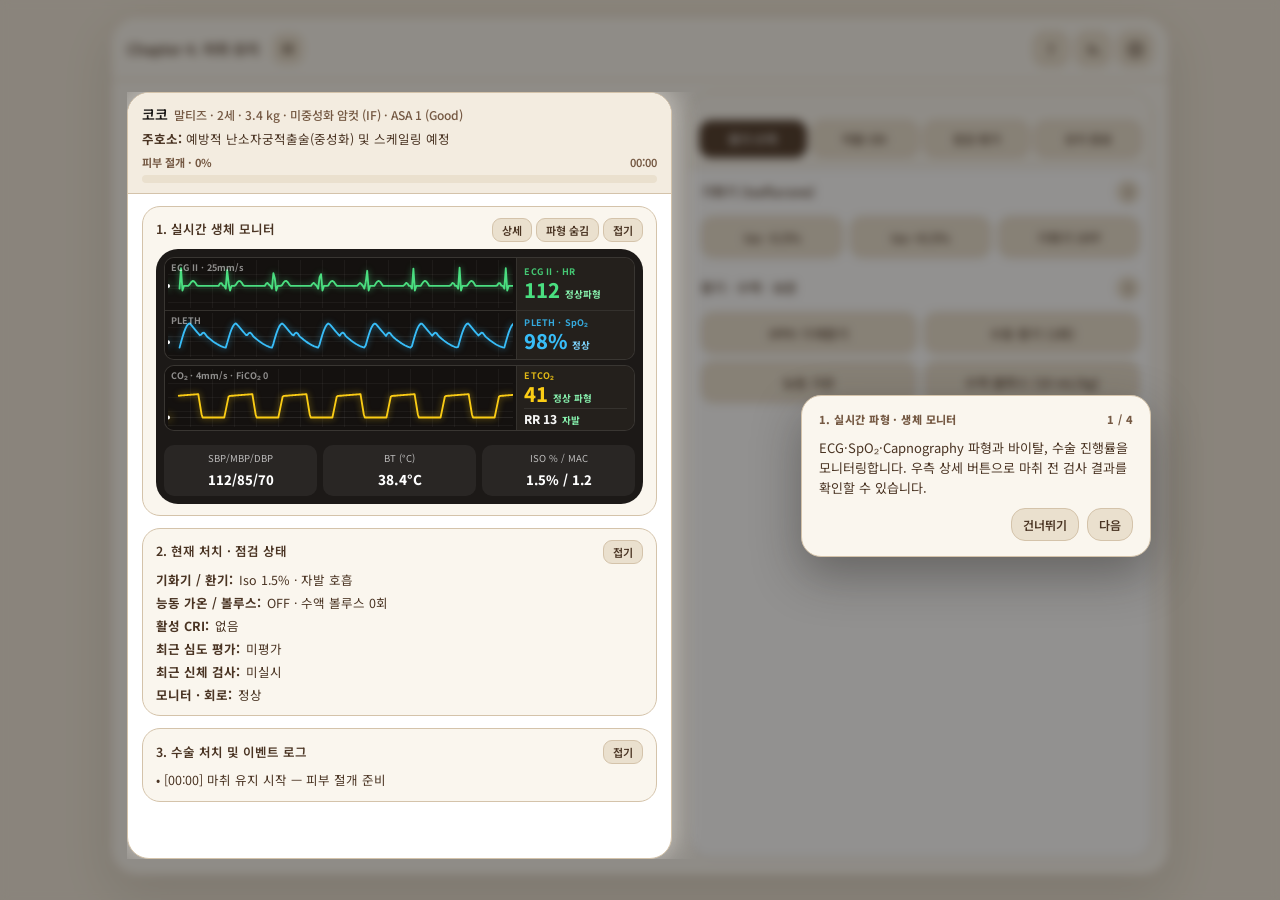
<file: chapter4.html>
<!DOCTYPE html>
<html lang="ko">
<head>
  <meta charset="UTF-8" />
  <meta name="viewport" content="width=device-width, initial-scale=1.0, maximum-scale=1.0, user-scalable=no" />
  <title>Chapter 4. 마취 유지 — 베타 1.1</title>
  <link rel="stylesheet" href="beta11.css?v=20261127r" />
  <script src="beta11-settings.js?v=20261127q"></script>
  <script src="beta11-ch1-data.js"></script>
</head>
<body>
  <div class="app-shell chapter-shell">
    <header class="top-bar">
      <div class="top-left">
        <div class="top-title">Chapter 4. 마취 유지</div>
        <button type="button" class="b-btn ch4-top-pause-btn" id="ch4-top-pause-btn" aria-label="일시정지" title="일시정지 / 재개">
          <svg width="14" height="14" viewBox="0 0 16 16" fill="currentColor" aria-hidden="true"><rect x="3" y="2.5" width="3.5" height="11" rx="1"/><rect x="9.5" y="2.5" width="3.5" height="11" rx="1"/></svg>
        </button>
      </div>
      <div id="chapter-top-actions" class="top-actions"></div>
    </header>

    <main class="ch1-page-body">
      <div class="ch1-split" id="ch4-split">
        <!-- 좌측(데스크탑) / 상단(모바일): 모니터링창 -->
        <section class="ch1-monitor" id="ch4-monitor" aria-label="마취 유지 모니터링창">
          <div class="ch1-sig-pinned">
            <div class="ch1-sig-head" id="ch4-sig-head"></div>
            <div class="ch1-cc-line" id="ch4-cc-line"></div>
            <div style="margin-top:6px;">
              <div style="display:flex; justify-content:space-between; font-size:11px; font-weight:700; color:var(--brown-soft); margin-bottom:4px;">
                <span id="ch4-phase-lbl">수술 준비 · 0%</span>
                <span id="ch4-clock-lbl" class="font-maru">00:00</span>
              </div>
              <div class="prog-track"><div class="prog-fill" id="ch4-prog-fill" style="width:0%;"></div></div>
            </div>
          </div>

          <div class="ch1-monitor-scroll">
            <div class="mon-sec" id="ch4-sec-vitals">
              <div class="mon-sec-title">
                <span>1. 실시간 생체 모니터</span>
                <div style="display:flex; gap:4px; align-items:center;">
                  <button type="button" class="b-btn mon-toggle-btn" id="ch4-detail-btn">상세</button>
                  <button type="button" class="b-btn mon-toggle-btn" id="ch4-wave-toggle">파형 숨김</button>
                  <button type="button" class="b-btn mon-toggle-btn" data-mon-toggle="ch4-sec-vitals">접기</button>
                </div>
              </div>
              <div class="mon-sec-body">
                <div class="monitor-mock" style="padding:8px;">
                  <!-- 파형 보기 모드 (이미지 2 구성 · 베타 1.1 다크 차콜 통일) -->
                  <div class="ch4-wave-wrap" id="ch4-wave-wrap">
                    <div class="ch4-wave-group">
                      <div class="ch4-wave-band ch4-tap-panel" data-quick-panel="ecg">
                        <div class="ch4-wave-plot">
                          <span class="ch4-wave-tag">ECG II · 25mm/s</span>
                          <canvas id="ch4-cv-ecg" class="ch4-wave-cv"></canvas>
                        </div>
                        <div class="ch4-wave-readout">
                          <span class="ch4-wr-k" style="color:#4ade80;">ECG II · HR</span>
                          <div class="ch4-wr-line">
                            <span class="ch4-wr-v" id="ch4-w-hr" style="color:#4ade80;">--</span>
                            <span class="ch4-wr-sub" id="ch4-w-hrstatus" style="color:#86efac;">정상파형</span>
                          </div>
                        </div>
                      </div>
                      <div class="ch4-wave-band ch4-tap-panel" data-quick-panel="pleth">
                        <div class="ch4-wave-plot">
                          <span class="ch4-wave-tag">PLETH</span>
                          <canvas id="ch4-cv-pleth" class="ch4-wave-cv is-pleth"></canvas>
                        </div>
                        <div class="ch4-wave-readout">
                          <span class="ch4-wr-k" style="color:#38bdf8;">PLETH · SpO₂</span>
                          <div class="ch4-wr-line">
                            <span class="ch4-wr-v" id="ch4-w-spo2" style="color:#38bdf8;">--%</span>
                            <span class="ch4-wr-sub" id="ch4-w-spo2status" style="color:#7dd3fc;">정상</span>
                          </div>
                        </div>
                      </div>
                    </div>
                    <div class="ch4-wave-group">
                      <div class="ch4-wave-band ch4-tap-panel" data-quick-panel="co2">
                        <div class="ch4-wave-plot">
                          <span class="ch4-wave-tag" id="ch4-w-fico2-tag">CO₂ · 4mm/s · FiCO₂ 0</span>
                          <canvas id="ch4-cv-co2" class="ch4-wave-cv is-co2"></canvas>
                        </div>
                        <div class="ch4-wave-readout">
                          <span class="ch4-wr-k" style="color:#facc15;">ETCO₂</span>
                          <div class="ch4-wr-line">
                            <span class="ch4-wr-v" id="ch4-w-etco2" style="color:#facc15;">--</span>
                            <span class="ch4-wr-sub" id="ch4-w-etwave" style="color:#86efac;">정상파형</span>
                          </div>
                          <div class="ch4-wr-rr">
                            <span class="ch4-wr-rr-val">RR <span id="ch4-w-rr">--</span></span>
                            <span class="ch4-wr-sub" id="ch4-w-rrmode" style="color:#86efac;">자발</span>
                          </div>
                        </div>
                      </div>
                    </div>
                  </div>

                  <!-- 파형 숨김 모드 (상단 4칸 HR · RR · SpO2 · ETCO2) -->
                  <div class="monitor-row ch4-num-top hidden" id="ch4-num-top">
                    <div class="m-cell ch4-tap-panel" data-quick-panel="ecg">
                      <span class="mk">HR</span>
                      <span class="mv" style="white-space:nowrap;"><span id="ch4-v-hr">--</span> <span id="ch4-v-hrstatus" style="font-size:9.5px; font-weight:700; color:#86efac;">정상</span></span>
                    </div>
                    <div class="m-cell ch4-tap-panel" data-quick-panel="co2">
                      <span class="mk">RR</span>
                      <span class="mv" style="white-space:nowrap;"><span id="ch4-v-rr">--</span> <span id="ch4-v-rrmode" style="font-size:9.5px; font-weight:700; color:#86efac;">자발</span></span>
                    </div>
                    <div class="m-cell ch4-tap-panel" data-quick-panel="pleth">
                      <span class="mk">SpO₂</span>
                      <span class="mv" id="ch4-v-spo2">--%</span>
                    </div>
                    <div class="m-cell ch4-tap-panel" data-quick-panel="co2">
                      <span class="mk">ETCO₂</span>
                      <span class="mv" style="white-space:nowrap;"><span id="ch4-v-etco2">--</span> <span id="ch4-v-etwave" style="font-size:9.5px; font-weight:700; color:#86efac;">정상</span></span>
                    </div>
                  </div>

                  <!-- 공통 하단 3칸: SBP/MBP/DBP · BT (°C) · ISO % / MAC -->
                  <div class="monitor-row" style="grid-template-columns:repeat(3,1fr);">
                    <div class="m-cell ch4-tap-panel" data-quick-panel="bp">
                      <span class="mk">SBP/MBP/DBP</span>
                      <span class="mv" id="ch4-v-bp" style="font-size:13px;">--/--/--</span>
                    </div>
                    <div class="m-cell ch4-tap-panel" data-quick-panel="bt">
                      <span class="mk">BT (°C)</span>
                      <span class="mv" id="ch4-v-bt" style="font-size:13.5px;">--.-°C</span>
                    </div>
                    <div class="m-cell ch4-tap-panel" data-quick-panel="iso">
                      <span class="mk">ISO % / MAC</span>
                      <span class="mv" id="ch4-v-iso" style="font-size:13px;">1.5% / 1.2</span>
                    </div>
                  </div>
                </div>
              </div>
            </div>

            <div class="mon-sec" id="ch4-sec-state">
              <div class="mon-sec-title">
                <span>2. 현재 처치 · 점검 상태</span>
                <button type="button" class="b-btn mon-toggle-btn" data-mon-toggle="ch4-sec-state">접기</button>
              </div>
              <div class="mon-sec-body" id="ch4-state-body"></div>
            </div>

            <div class="mon-sec" id="ch4-sec-log">
              <div class="mon-sec-title">
                <span>3. 수술 처치 및 이벤트 로그</span>
                <button type="button" class="b-btn mon-toggle-btn" data-mon-toggle="ch4-sec-log">접기</button>
              </div>
              <div class="mon-sec-body">
                <div class="sig-hx-list" id="ch4-log-list"><div class="mon-empty">수술 시작 대기</div></div>
              </div>
            </div>
          </div>
        </section>

        <!-- 우측(데스크탑) / 하단(모바일): 조작창 -->
        <section class="ch1-control" id="ch4-control" aria-label="마취 유지 조작창">
          <div class="ch1-ctrl-handle" id="ch4-ctrl-handle" role="button" tabindex="0" aria-label="조작창 접기 및 펼치기">
            <div class="ch1-ctrl-handle-bar"></div>
          </div>

          <div class="ch1-ctrl-tabs ch4-tabs-4" role="tablist" style="grid-template-columns:repeat(4,minmax(0,1fr)); gap:4px;">
            <button type="button" class="b-btn ch1-tab-btn active" data-pane="vent">환기·수액</button>
            <button type="button" class="b-btn ch1-tab-btn" data-pane="drug">약물·CRI</button>
            <button type="button" class="b-btn ch1-tab-btn" data-pane="check">점검·평가</button>
            <button type="button" class="b-btn ch1-tab-btn" data-pane="finish">유지 종료</button>
          </div>

          <div class="ch1-ctrl-body">
            <!-- 1. 환기 · 수액 -->
            <div class="ch1-pane" data-content="vent">
              <div class="ch4-sec-grp">
                <div class="ch3-lbl-row">
                  <div class="eval-sec-lbl">기화기 (Isoflurane)</div>
                  <button type="button" class="b-btn ch3-help-q-btn" data-cat-help="vapor" aria-label="기화기 도움말">?</button>
                </div>
                <div class="prog-grid" style="grid-template-columns:repeat(3,1fr);">
                  <button type="button" class="b-btn prog-btn" id="ch4-iso-down">Iso -0.5%</button>
                  <button type="button" class="b-btn prog-btn" id="ch4-iso-up">Iso +0.5%</button>
                  <button type="button" class="b-btn prog-btn" id="ch4-iso-off">기화기 OFF</button>
                </div>
              </div>

              <div class="ch4-sec-grp">
                <div class="ch3-lbl-row">
                  <div class="eval-sec-lbl">환기 · 수액 · 보온</div>
                  <button type="button" class="b-btn ch3-help-q-btn" data-cat-help="vent" aria-label="환기 및 수액 도움말">?</button>
                </div>
                <div class="prog-grid">
                  <button type="button" class="b-btn prog-btn" id="ch4-btn-vent">IPPV 기계환기</button>
                  <button type="button" class="b-btn prog-btn" id="ch4-btn-bag">수동 환기 (1회)</button>
                  <button type="button" class="b-btn prog-btn" id="ch4-btn-warm">능동 가온</button>
                  <button type="button" class="b-btn prog-btn" id="ch4-btn-bolus">수액 볼루스 (10 mL/kg)</button>
                </div>
              </div>
            </div>

            <!-- 2. 약물 · CRI -->
            <div class="ch1-pane pane-hidden" data-content="drug">
              <div class="ch4-sec-grp">
                <div class="ch3-lbl-row">
                  <div class="eval-sec-lbl">혈역학 · 부정맥 볼루스</div>
                  <button type="button" class="b-btn ch3-help-q-btn" data-cat-help="bolus" aria-label="혈역학 볼루스 도움말">?</button>
                </div>
                <div class="prog-grid">
                  <button type="button" class="b-btn prog-btn" data-drug4="atropine">Atropine</button>
                  <button type="button" class="b-btn prog-btn" data-drug4="glyco">Glycopyrrolate</button>
                  <button type="button" class="b-btn prog-btn" data-drug4="ephedrine">Ephedrine</button>
                  <button type="button" class="b-btn prog-btn" data-drug4="lidocaine">Lidocaine</button>
                  <button type="button" class="b-btn prog-btn span-2" data-drug4="caglu">Calcium Gluconate</button>
                </div>
              </div>

              <div class="ch4-sec-grp">
                <div class="ch3-lbl-row">
                  <div class="eval-sec-lbl">진통 볼루스 · 지속 점적 (CRI)</div>
                  <button type="button" class="b-btn ch3-help-q-btn" data-cat-help="cri" aria-label="진통 및 CRI 도움말">?</button>
                </div>
                <div class="prog-grid">
                  <button type="button" class="b-btn prog-btn" data-drug4="fentanyl">Fentanyl</button>
                  <button type="button" class="b-btn prog-btn" data-drug4="norepi">Norepinephrine CRI</button>
                </div>
              </div>
            </div>

            <!-- 3. 점검 · 평가 -->
            <div class="ch1-pane pane-hidden" data-content="check">
              <div class="ch4-sec-grp">
                <div class="ch3-lbl-row">
                  <div class="eval-sec-lbl">마취 심도 평가</div>
                  <button type="button" class="b-btn ch3-help-q-btn" data-cat-help="depth" aria-label="마취 심도 평가 도움말">?</button>
                </div>
                <div class="prog-grid">
                  <button type="button" class="b-btn prog-btn" id="ch4-btn-depth">심도 평가</button>
                  <button type="button" class="b-btn prog-btn" id="ch4-btn-phys">신체 검사</button>
                </div>
              </div>

              <div class="ch4-sec-grp">
                <div class="ch3-lbl-row">
                  <div class="eval-sec-lbl">모니터 · 마취기 회로 점검</div>
                  <button type="button" class="b-btn ch3-help-q-btn" data-cat-help="circuit" aria-label="장치 점검 도움말">?</button>
                </div>
                <div class="exam-btn-list">
                  <button type="button" class="b-btn exam-main-btn" id="ch4-chk-sensor">센서 재부착 (ECG · SpO₂ · CO₂)</button>
                  <button type="button" class="b-btn exam-main-btn" id="ch4-chk-soda">소다라임 · 일방향 밸브 점검</button>
                  <button type="button" class="b-btn exam-main-btn" id="ch4-chk-ett">기관튜브 개통성 · 연결 확인</button>
                </div>
              </div>
            </div>

            <!-- 4. 유지 종료 -->
            <div class="ch1-pane pane-hidden" data-content="finish">
              <div id="ch4-summary-box" class="b-card-soft" style="padding:12px;"></div>
              <div style="margin-top:auto; padding-top:6px;">
                <button type="button" class="b-btn" id="ch4-eval-submit" style="width:100%; height:44px; border-radius:14px;">마취 유지 완료</button>
              </div>
            </div>

            <!-- 50% 투명도 빨간 사각형 도장 -->
            <div id="ch4-stamp-overlay" class="ch1-stamp-overlay hidden" aria-live="polite">
              <div class="ch1-stamp-asa" id="ch4-stamp-asa"></div>
              <div class="ch1-stamp-prog" id="ch4-stamp-prog"></div>
              <div class="ch1-stamp-grade" id="ch4-stamp-grade"></div>
            </div>
          </div>
        </section>
      </div>
    </main>
  </div>

  <!-- 실패 팝업 (F 등급 또는 심정지 발생 시 — 외부 클릭으로 닫히지 않음) -->
  <div id="ch4-fail-modal" class="modal-backdrop no-dismiss hidden" role="dialog" aria-modal="true" aria-labelledby="ch4-fail-title" style="backdrop-filter:blur(6px); z-index:105;">
    <div class="modal-card" style="text-align:center;">
      <h2 id="ch4-fail-title" class="font-maru" style="font-size:20px; font-weight:700; color:#dc2626; margin-bottom:8px;">마취 유지 실패</h2>
      <p id="ch4-fail-desc" class="muted" style="font-size:15px; font-weight:600; line-height:1.5; margin-bottom:16px;"></p>
      <div style="display:flex; flex-direction:column; gap:8px;">
        <button id="ch4-fail-review" type="button" class="b-btn" style="width:100%; height:42px; border-radius:14px;">해설 보기</button>
        <button id="ch4-fail-restart" type="button" class="b-btn" style="width:100%; height:42px; border-radius:14px;">재시작</button>
        <button id="ch4-fail-main" type="button" class="b-btn" style="width:100%; height:42px; border-radius:14px;">메인화면</button>
      </div>
    </div>
  </div>

  <!-- 해설 보기 팝업 -->
  <div id="ch4-review-modal" class="modal-backdrop hidden" role="dialog" aria-modal="true" style="backdrop-filter:blur(6px); z-index:112;">
    <div class="modal-card" style="max-width:420px; max-height:84dvh; display:flex; flex-direction:column;">
      <h2 class="font-maru" style="font-size:19px; font-weight:600; color:var(--brown); margin-bottom:10px;">해설 보기</h2>
      <div class="step-tabs" role="tablist" style="margin-bottom:10px; flex-shrink:0;">
        <button type="button" class="step-tab active" data-rv-tab="wrong">오답노트</button>
        <button type="button" class="step-tab" data-rv-tab="ai">AI 로그 분석</button>
        <button type="button" class="step-tab" data-rv-tab="soap">SOAP 분석</button>
      </div>
      <div style="flex:1 1 auto; overflow-y:auto; display:flex; flex-direction:column; gap:10px; min-height:180px;">
        <div id="ch4-rv-wrong" data-rv-pane="wrong"></div>
        <div id="ch4-rv-ai" data-rv-pane="ai" class="pane-hidden"></div>
        <div id="ch4-rv-soap" data-rv-pane="soap" class="pane-hidden"></div>
      </div>
      <div class="modal-close-wrap" style="margin-top:12px; flex-shrink:0;">
        <button id="ch4-review-close" type="button" class="b-btn modal-close-btn">닫기</button>
      </div>
    </div>
  </div>

  <!-- 범주별 도움말 팝업 -->
  <div id="ch4-cat-help-modal" class="modal-backdrop hidden" role="dialog" aria-modal="true" aria-labelledby="ch4-cat-help-title" style="backdrop-filter:blur(6px); z-index:116;">
    <div class="modal-card" style="max-width:440px; max-height:84dvh; display:flex; flex-direction:column;">
      <h2 id="ch4-cat-help-title" class="font-maru" style="font-size:19px; font-weight:600; color:var(--brown); margin-bottom:10px;">도움말</h2>
      <div id="ch4-cat-help-body" class="ch2-help-list" style="flex:1 1 auto; overflow-y:auto; padding-right:2px;"></div>
      <div class="modal-close-wrap" style="margin-top:12px; flex-shrink:0;">
        <button id="ch4-cat-help-close" type="button" class="b-btn modal-close-btn">닫기</button>
      </div>
    </div>
  </div>

  <!-- Chapter 1 마취 전 검사 결과 상세 팝업 -->
  <div id="ch4-preop-detail-modal" class="modal-backdrop hidden" role="dialog" aria-modal="true" aria-labelledby="ch4-detail-title" style="backdrop-filter:blur(6px); z-index:115;">
    <div class="modal-card" style="max-width:460px; max-height:85dvh; display:flex; flex-direction:column;">
      <h2 id="ch4-detail-title" class="font-maru" style="font-size:19px; font-weight:600; color:var(--brown); margin-bottom:10px;">마취 전 검사 및 특이사항</h2>
      <div class="step-tabs" role="tablist" style="margin-bottom:10px; flex-shrink:0;">
        <button type="button" class="step-tab active" data-dt-tab="hx">특이사항</button>
        <button type="button" class="step-tab" data-dt-tab="pe">신체검사</button>
        <button type="button" class="step-tab" data-dt-tab="lab">혈액검사</button>
        <button type="button" class="step-tab" data-dt-tab="img">영상검사</button>
      </div>
      <div style="flex:1 1 auto; overflow-y:auto; min-height:200px; padding-right:2px;">
        <div id="ch4-dt-hx" data-dt-pane="hx"></div>
        <div id="ch4-dt-pe" data-dt-pane="pe" class="pane-hidden"></div>
        <div id="ch4-dt-lab" data-dt-pane="lab" class="pane-hidden"></div>
        <div id="ch4-dt-img" data-dt-pane="img" class="pane-hidden"></div>
      </div>
      <div class="modal-close-wrap" style="margin-top:12px; flex-shrink:0;">
        <button id="ch4-detail-close" type="button" class="b-btn modal-close-btn">닫기</button>
      </div>
    </div>
  </div>

  <!-- 모니터 패널 터치 시 스포트라이트 블러 + 관련 처치 팝오버 -->
  <div id="ch4-qa-backdrop" class="ch4-qa-backdrop hidden" role="dialog" aria-modal="true" aria-label="관련 처치 빠른 실행">
    <div id="ch4-qa-spotlight" class="ch4-qa-spotlight monitor-mock"></div>
    <div id="ch4-qa-popover" class="ch4-qa-popover">
      <div class="ch4-qa-grid" id="ch4-qa-grid"></div>
    </div>
  </div>

  <!-- 3, 2, 1 시작 카운트다운 오버레이 -->
  <div id="ch4-countdown-overlay" class="ch4-cd-backdrop hidden" aria-live="assertive">
    <div class="ch4-cd-num font-maru" id="ch4-cd-num">3</div>
  </div>

  <script>
    (function () {
      const Data = window.Beta11Ch1Data;
      const Settings = window.Beta11Settings;
      if (!Data || !Settings) return;

      const splitEl = document.getElementById('ch4-split');
      const sigHeadEl = document.getElementById('ch4-sig-head');
      const ccLineEl = document.getElementById('ch4-cc-line');
      const phaseLblEl = document.getElementById('ch4-phase-lbl');
      const clockLblEl = document.getElementById('ch4-clock-lbl');
      const progFillEl = document.getElementById('ch4-prog-fill');
      const stateBodyEl = document.getElementById('ch4-state-body');
      const logListEl = document.getElementById('ch4-log-list');
      const summaryBoxEl = document.getElementById('ch4-summary-box');
      const ctrlHandleEl = document.getElementById('ch4-ctrl-handle');
      const evalSubmitBtn = document.getElementById('ch4-eval-submit');
      const stampOverlayEl = document.getElementById('ch4-stamp-overlay');
      const failModalEl = document.getElementById('ch4-fail-modal');
      const failTitleEl = document.getElementById('ch4-fail-title');
      const failDescEl = document.getElementById('ch4-fail-desc');
      const reviewModalEl = document.getElementById('ch4-review-modal');
      const rvWrongEl = document.getElementById('ch4-rv-wrong');
      const rvAiEl = document.getElementById('ch4-rv-ai');
      const rvSoapEl = document.getElementById('ch4-rv-soap');
      const catHelpModalEl = document.getElementById('ch4-cat-help-modal');
      const catHelpTitleEl = document.getElementById('ch4-cat-help-title');
      const catHelpBodyEl = document.getElementById('ch4-cat-help-body');
      const detailModalEl = document.getElementById('ch4-preop-detail-modal');
      const dtHxEl = document.getElementById('ch4-dt-hx');
      const dtPeEl = document.getElementById('ch4-dt-pe');
      const dtLabEl = document.getElementById('ch4-dt-lab');
      const dtImgEl = document.getElementById('ch4-dt-img');
      const waveWrapEl = document.getElementById('ch4-wave-wrap');
      const waveToggleBtn = document.getElementById('ch4-wave-toggle');
      const cvEcg = document.getElementById('ch4-cv-ecg');
      const cvPleth = document.getElementById('ch4-cv-pleth');
      const cvCo2 = document.getElementById('ch4-cv-co2');

      const CAT_HELP = {
        vapor: {
          title: '기화기 (Isoflurane)',
          items: [
            { name: 'Isoflurane 농도 조절', desc: '용량 의존성 혈관확장·저혈압과 호흡억제를 유발하므로, 저혈압 시 우선 기화기 농도를 낮추고 진통제(Fentanyl)로 MAC을 절감합니다(표준 유지 약 1.2~2.0%).' },
            { name: '기화기 OFF (0%)', desc: '수술이 100% 완료되면 마취 유지 종료 전에 기화기를 반드시 0%로 끄고 순산소(O₂)로 회로를 비워 회복 단계로 이행합니다.' }
          ]
        },
        vent: {
          title: '환기 · 수액 · 보온',
          items: [
            { name: 'IPPV 기계환기', desc: '고탄산혈증(ETCO₂ > 50 mmHg)이나 호흡억제·무호흡 발생 시 양압 기계환기로 전환해 환기량과 산소화를 안정화합니다.' },
            { name: '수동 환기 (1회)', desc: '일시적 무호흡이나 폐포 허탈 예방을 위해 1회 수동 양압 환기(Bagging)를 제공합니다.' },
            { name: '결정질 수액 볼루스 (10 mL/kg)', desc: '혈관확장성·저혈량성 저혈압 시 순환 혈액량을 보강해 MAP를 회복합니다(심질환 환자는 과부하 주의).' },
            { name: '능동 가온 (Warm air)', desc: '마취 중 체온 하강(BT < 36.0°C)은 회복 지연·서맥·응고 장애를 유발하므로 조기에 능동 가온을 유지합니다.' }
          ]
        },
        bolus: {
          title: '혈역학 · 부정맥 볼루스',
          items: [
            { name: 'Atropine', desc: '미주신경 항진성 서맥(개 < 60, 고양이 < 90 bpm)이나 급성 서맥·저혈압 시 심박수를 빠르게 상승시킵니다. 정상 심박수에서의 불필요한 투여는 빈맥·심근 산소 소모를 유발합니다.' },
            { name: 'Glycopyrrolate', desc: 'Atropine보다 발현은 느리지만 작용 시간이 길고 심한 빈맥 유발이 적어 안정적인 서맥 교정에 사용합니다.' },
            { name: 'Ephedrine', desc: 'α·β 교감신경 작용제로 수액·기화기 감량에도 지속되는 일시적 저혈압(MAP < 65)에서 심박출량과 혈압을 빠르게 올립니다.' },
            { name: 'Lidocaine', desc: '심실성 조기수축(VPC)·심실빈맥 안정화에 사용합니다. 고양이에서는 심혈관·신경 독성 위험이 커 전신 IV 투여를 피합니다.' },
            { name: 'Calcium Gluconate', desc: '고칼륨혈증(K⁺ 상승, 뾰족한 T파·서맥) 시 심근막 전위를 즉시 안정화하기 위해 서서히 IV 투여합니다.' }
          ]
        },
        cri: {
          title: '진통 볼루스 · 지속 점적 (CRI)',
          items: [
            { name: 'Fentanyl', desc: '수술적 통증 자극으로 인한 빈맥·혈압 상승 시 즉각적인 진통을 제공하고 흡입마취제 요구량(MAC)을 줄입니다.' },
            { name: 'Norepinephrine CRI', desc: '수액 볼루스와 기화기 감량에도 반응하지 않는 난치성 혈관확장성 저혈압에서 강력한 α1 혈관수축으로 MAP를 유지합니다.' }
          ]
        },
        depth: {
          title: '마취 심도 평가 · 신체 검사',
          items: [
            { name: '심도 평가 (안검반사 · 안구 · 턱긴장)', desc: '적정 수술 마취 심도에서는 안구가 복내측으로 회전하고 안검반사가 소실되며 턱긴장도가 이완됩니다. 얕은 마취에서는 안검반사·턱긴장도가 회복되고, 과도하게 깊은 마취에서는 안구가 중앙 고정되며 혈압이 크게 떨어집니다.' },
            { name: '신체 검사 (Pulse · MMC · CRT)', desc: 'Pulse 강도(박출압·관류), MMC 점막색(실제 산소화·관류 — SpO₂ 센서 탈락 감별), CRT(정상 1~2초, 저관류 시 지연)를 함께 확인합니다.' }
          ]
        },
        circuit: {
          title: '모니터 · 마취기 회로 점검',
          items: [
            { name: '센서 재부착 (ECG·SpO₂·CO₂)', desc: '갑작스러운 SpO₂ 급락이나 파형 소실이 실제 환자 악화인지 프로브 탈락(아티팩트)인지 확인하고 재부착합니다.' },
            { name: '소다라임 · 일방향 밸브 점검', desc: '캡노그램 기저선(FiCO₂)이 0으로 떨어지지 않고 들려 있으면 소다라임 소진 또는 일방향 밸브 고장을 의심해 교체·점검합니다.' },
            { name: '기관튜브 개통성 · 연결 확인', desc: '튜브 꼬임·분비물 폐쇄·회로 분리 여부를 확인해 환기 장애를 즉시 교정합니다.' }
          ]
        }
      };

      let currentStageId = 'tutorial';
      let currentCase = null;
      let tickTimer = null;
      let waveAnimId = null;
      let countdownTimer = null;
      let countdownActive = false;
      let pendingCountdown = false;
      let sim = null;
      let logs = [];
      let evaluated = false;
      let lastReport = null;
      let aiText = null;
      let soapText = null;
      let wavesVisible = true;

      const topPauseBtn = document.getElementById('ch4-top-pause-btn');
      const cdOverlayEl = document.getElementById('ch4-countdown-overlay');
      const cdNumEl = document.getElementById('ch4-cd-num');
      const ICON_PAUSE = '<svg width="14" height="14" viewBox="0 0 16 16" fill="currentColor" aria-hidden="true"><rect x="3" y="2.5" width="3.5" height="11" rx="1"/><rect x="9.5" y="2.5" width="3.5" height="11" rx="1"/></svg>';
      const ICON_PLAY = '<svg width="14" height="14" viewBox="0 0 16 16" fill="currentColor" aria-hidden="true"><path d="M4 2.5v11l9.5-5.5L4 2.5z"/></svg>';

      function setPauseBtnUI(paused) {
        if (!topPauseBtn) return;
        topPauseBtn.classList.toggle('is-paused', Boolean(paused));
        topPauseBtn.innerHTML = paused ? ICON_PLAY : ICON_PAUSE;
        topPauseBtn.setAttribute('aria-label', paused ? '재개' : '일시정지');
        topPauseBtn.title = paused ? '재개' : '일시정지';
      }

      // 3-channel waveform buffers (ported from maintenance.html)
      const BUF_LEN = 240;
      const CO2_BUF_LEN = 320;
      const waveState = {
        x: 0,
        co2X: 0,
        co2SubTick: 0,
        lastTs: 0,
        ecgPhase: 0,
        co2Phase: 0,
        ecgBuf: new Array(BUF_LEN).fill(0),
        plethBuf: new Array(BUF_LEN).fill(-0.5),
        co2Buf: new Array(CO2_BUF_LEN).fill(-0.78)
      };

      const qaBackdropEl = document.getElementById('ch4-qa-backdrop');
      const qaSpotlightEl = document.getElementById('ch4-qa-spotlight');
      const qaPopoverEl = document.getElementById('ch4-qa-popover');
      const qaGridEl = document.getElementById('ch4-qa-grid');
      let qaState = null; // { key, sourceEl }

      function closeQuickPanel() {
        qaState = null;
        if (qaBackdropEl) qaBackdropEl.classList.add('hidden');
      }

      function stopSim() {
        if (tickTimer) { clearInterval(tickTimer); tickTimer = null; }
        if (waveAnimId) { cancelAnimationFrame(waveAnimId); waveAnimId = null; }
        if (countdownTimer) { clearTimeout(countdownTimer); countdownTimer = null; }
        countdownActive = false;
        pendingCountdown = false;
        if (cdOverlayEl) cdOverlayEl.classList.add('hidden');
        closeQuickPanel();
      }
      window.__b11Cleanup = stopSim;

      function escapeHtml(s) { return String(s || '').replace(/&/g, '&amp;').replace(/</g, '&lt;').replace(/>/g, '&gt;'); }
      const cl = (v, lo, hi) => Math.max(lo, Math.min(hi, v));

      function renderLabTable(rows, panel) {
        return `<table class="lab-tbl"><tbody>${rows.map(([label, key, val, unit]) => {
          const fl = key ? panel.flagOf(key, Number(val)) : '';
          const cls = fl === 'H' ? 'lab-high' : fl === 'L' ? 'lab-low' : '';
          const r = key && panel.ref[key] ? `${panel.ref[key][0]}–${panel.ref[key][1]}` : '';
          return `<tr><td>${label}</td><td class="lab-val ${cls}">${val}${unit ? ' ' + unit : ''}${fl ? ' ' + fl : ''}</td><td class="lab-ref">${r}</td></tr>`;
        }).join('')}</tbody></table>`;
      }

      function renderFullPreopDetail(c) {
        const P = Data.buildLabPanel(c);
        const hxRows = (c.history || []).map((h) => `<div class="img-row"><strong>${escapeHtml(h.label)}</strong><br/>${escapeHtml(h.text)}</div>`);
        dtHxEl.innerHTML = `<div class="img-list"><div class="img-row"><strong>주호소</strong><br/>${escapeHtml(c.chiefComplaint)}</div>${hxRows.join('')}</div>`;

        const p = c.pe;
        const isCat = c.species === 'cat';
        const abnBT = p.bt < 37.5 || p.bt > 39.2;
        const abnBP = p.bpMap < 65 || p.bpSys > 155 || p.bpSys < 95;
        const abnHR = isCat ? (p.hr < 130 || p.hr > 210) : (p.hr < 65 || p.hr > 145);
        const abnRR = p.rr > 36;
        const abnCRT = p.crt > 2.0;
        const abnMMC = /yellow|pale|cyan|dark|muddy|dry/i.test(p.mmc);
        const auscHeart = p.auscHeart || '심잡음 없음 (정상 심음)';
        const auscLung = p.auscLung || '정상 폐포음';
        const auscBowel = p.auscBowel || '정상 복명음';
        const abnHeart = /Grade|분마음|부정맥|서맥|빈맥/i.test(auscHeart);
        const abnLung = /수포음|천명음|거친|감약|Crackle/i.test(auscLung);
        const abnBowel = /감소|소실|압통|팽만|항진/i.test(auscBowel);

        dtPeEl.innerHTML = `
          <div class="pe-grid">
            <div class="pe-cell"><span class="pe-k">BT</span><span class="pe-v ${abnBT ? 'is-abn' : ''}">${p.bt.toFixed(1)} °C</span></div>
            <div class="pe-cell"><span class="pe-k">BP #${p.cuff}</span><span class="pe-v ${abnBP ? 'is-abn' : ''}">${p.bpSys}/${p.bpDia} (${p.bpMap}) mmHg</span></div>
            <div class="pe-cell"><span class="pe-k">HR</span><span class="pe-v ${abnHR ? 'is-abn' : ''}">${p.hr} /min</span></div>
            <div class="pe-cell"><span class="pe-k">RR</span><span class="pe-v ${abnRR ? 'is-abn' : ''}">${p.rr} /min</span></div>
            <div class="pe-cell"><span class="pe-k">CRT</span><span class="pe-v ${abnCRT ? 'is-abn' : ''}">${p.crt} s</span></div>
            <div class="pe-cell"><span class="pe-k">MMC</span><span class="pe-v ${abnMMC ? 'is-abn' : ''}">${escapeHtml(p.mmc)}</span></div>
            <div class="pe-cell span-2">
              <span class="pe-k">청진</span>
              <div class="pe-ausc-lines">
                <div class="pe-ausc-row"><span class="pe-ausc-k">심잡음:</span><span class="pe-v ${abnHeart ? 'is-abn' : ''}" style="font-size:inherit;">${escapeHtml(auscHeart)}</span></div>
                <div class="pe-ausc-row"><span class="pe-ausc-k">폐음:</span><span class="pe-v ${abnLung ? 'is-abn' : ''}" style="font-size:inherit;">${escapeHtml(auscLung)}</span></div>
                <div class="pe-ausc-row"><span class="pe-ausc-k">복명음:</span><span class="pe-v ${abnBowel ? 'is-abn' : ''}" style="font-size:inherit;">${escapeHtml(auscBowel)}</span></div>
              </div>
            </div>
          </div>
        `;

        const m = P.vbgM, vc = P.vbgC, cb = P.cbc, ch = P.chem;
        const vbgMeasured = [['pH','pH',m.pH.toFixed(2),''],['pCO₂','pCO2',m.pCO2,'mmHg'],['pO₂ (정맥)','pO2',m.pO2,'mmHg'],['Na⁺','Na',m.Na,'mmol/L'],['K⁺','K',m.K.toFixed(1),'mmol/L'],['Cl⁻','Cl',m.Cl,'mmol/L'],['iCa','iCa',m.iCa.toFixed(2),'mmol/L'],['Hct','Hct',m.Hct,'%']];
        const vbgCalc = [['pH(T)','pHT',vc.pHT.toFixed(3),''],['pCO₂(T)','pCO2T',vc.pCO2T,'mmHg'],['pO₂(T)','pO2T',vc.pO2T,'mmHg'],['ctCO₂','ctCO2',vc.ctCO2,'mmol/L'],['cHCO₃⁻','cHCO3',vc.cHCO3,'mmol/L'],['cHCO₃⁻(std)','cHCO3std',vc.cHCO3std,'mmol/L'],['BE(ecf)','BEecf',vc.BEecf,'mmol/L'],['BE(B)','BEB',vc.BEB,'mmol/L'],['ctHb','ctHb',vc.ctHb,'g/dL'],['Ca²⁺(7.4)','iCa74',vc.iCa74.toFixed(2),'mmol/L'],['pO₂(A-a)','pO2Aa',vc.pO2Aa,'mmHg'],['sO₂','sO2',vc.sO2,'%'],['AG(K)','AGK',vc.AGK,'mmol/L']];
        const cbcRows = [['RBC','RBC',cb.RBC,'M/µL'],['HGB','HGB',cb.HGB,'g/dL'],['HCT','HCT',cb.HCT,'%'],['MCV','MCV',cb.MCV,'fL'],['MCH','MCH',cb.MCH,'pg'],['MCHC','MCHC',cb.MCHC,'g/dL'],['RDW','RDW',cb.RDW,'%'],['RETIC','RETIC',cb.RETIC,'K/µL'],['Retic-HGB','ReticHGB',cb.ReticHGB,'pg'],['WBC','WBC',cb.WBC,'K/µL'],['Neu','Neu',`${cb.Neu} (${cb.neuP}%)`,''],['Lym','Lym',`${cb.Lym} (${cb.lymP}%)`,''],['Mono','Mono',`${cb.Mono} (${cb.monoP}%)`,''],['Eos','Eos',`${cb.Eos} (${cb.eosP}%)`,''],['Baso','Baso',`${cb.Baso} (${cb.basoP}%)`,''],['PLT','PLT',cb.PLT,'K/µL'],['MPV','MPV',cb.MPV,'fL'],['PCT','PCT',cb.PCT,'%']];
        const chemGeneral = [['ALP','ALP',ch.ALP,'U/L'],['ALT','ALT',ch.ALT,'U/L'],['AST','AST',ch.AST,'U/L'],['GGT','GGT',ch.GGT,'U/L'],['BUN','BUN',ch.BUN,'mg/dL'],['Crea','Crea',ch.Crea,'mg/dL'],['Phos','Phos',ch.Phos,'mg/dL'],['Ca','Ca',ch.Ca,'mg/dL'],['TG','TG',ch.TG,'mg/dL'],['Tchol','Tchol',ch.Tchol,'mg/dL'],['Glu','Glu',ch.Glu,'mg/dL'],['TP','TP',ch.TP,'g/dL'],['ALB','ALB',ch.ALB,'g/dL'],['Glob','Glob',ch.Glob,'g/dL'],['Mg','Mg',ch.Mg,'mg/dL']];
        const chemSpecial = isCat
          ? [['SAA','SAA',ch.SAA,'µg/mL'],['fPL','fPL',ch.fPL,'µg/L'],['proBNP','proBNP',ch.proBNP,'pmol/L'],['T4','T4',ch.T4,'µg/dL'],['Cortisol','Cortisol',ch.Cortisol,'µg/dL'],['SDMA','SDMA',ch.SDMA,'µg/dL']]
          : [['CRP','CRP',ch.CRP,'mg/L'],['cPL','cPL',ch.cPL,'µg/L'],['proBNP','proBNP',ch.proBNP,'pmol/L'],['T4','T4',ch.T4,'µg/dL'],['Cortisol','Cortisol',ch.Cortisol,'µg/dL'],['SDMA','SDMA',ch.SDMA,'µg/dL']];
        dtLabEl.innerHTML = `<div class="lab-group-lbl">정맥혈액가스 (VBG) — 측정 8종</div>${renderLabTable(vbgMeasured, P)}<div class="lab-group-lbl">정맥혈액가스 (VBG) — 계산 13종</div>${renderLabTable(vbgCalc, P)}<div class="lab-group-lbl">일반혈액검사 (CBC) — 18종</div>${renderLabTable(cbcRows, P)}<div class="lab-group-lbl">혈액화학 (일반 15종)</div>${renderLabTable(chemGeneral, P)}<div class="lab-group-lbl">혈액화학 (특수 6종)</div>${renderLabTable(chemSpecial, P)}`;

        const im = c.imaging || {};
        const th = im.thoracic || {};
        const rows = [`<div class="img-row"><strong>흉부 X-ray</strong><br/>VHS: ${escapeHtml(th.vhs || '-')} · VLAS: ${escapeHtml(th.vlas || '-')}<br/>기관직경: ${escapeHtml(th.trachea || '-')}<br/>폐야: ${escapeHtml(th.lung || '-')}${th.extra ? '<br/>추가 소견: ' + escapeHtml(th.extra) : ''}</div>`];
        if (im.abdominal) rows.push(`<div class="img-row"><strong>복부 X-ray</strong><br/>${escapeHtml(im.abdominal)}</div>`);
        if (im.ultrasound) rows.push(`<div class="img-row"><strong>초음파 검사</strong><br/>${escapeHtml(im.ultrasound)}</div>`);
        dtImgEl.innerHTML = `<div class="img-list">${rows.join('')}</div>`;
      }

      // Waveform generators (maintenance.html algorithm)
      function ecgSample(phase, arrested) {
        if (arrested) return 0;
        let y = 0;
        if (phase > 0.12 && phase < 0.22) y += Math.sin(((phase - 0.12) / 0.1) * Math.PI) * 0.16;
        if (phase >= 0.26 && phase < 0.29) y -= 0.14;
        else if (phase >= 0.29 && phase < 0.34) y += Math.sin(((phase - 0.29) / 0.05) * Math.PI) * 0.95;
        else if (phase >= 0.34 && phase < 0.37) y -= 0.24;
        if (phase > 0.48 && phase < 0.66) y += Math.sin(((phase - 0.48) / 0.18) * Math.PI) * 0.26;
        return y;
      }

      function plethSample(phase, map, artifact, arrested) {
        if (arrested) return -0.7;
        if (artifact === 'spo2_probe') return -0.55 + (Math.random() - 0.5) * 0.22;
        const amp = cl((map - 28) / 60, 0.15, 1.0);
        const p = (phase + 0.72) % 1.0;
        let y = 0;
        if (p < 0.22) y = Math.sin((p / 0.22) * (Math.PI / 2));
        else if (p < 0.45) y = 1.0 - ((p - 0.22) / 0.23) * 0.52;
        else if (p < 0.58) y = 0.48 + Math.sin(((p - 0.45) / 0.13) * Math.PI) * 0.14;
        else y = 0.48 * Math.pow(1 - (p - 0.58) / 0.42, 1.5);
        return (y * 1.45 - 0.65) * amp;
      }

      function co2Sample(phase, etco2, fiCO2, arrested) {
        if (arrested) return -0.78;
        const height = cl(etco2 / 58, 0.15, 1.0);
        let norm = 0;
        if (phase < 0.06) norm = 0;
        else if (phase < 0.15) norm = (phase - 0.06) / 0.09;
        else if (phase < 0.58) norm = 0.92 + ((phase - 0.15) / 0.43) * 0.08;
        else if (phase < 0.65) norm = 1 - (phase - 0.58) / 0.07;
        else norm = 0;
        const baseLift = cl(fiCO2 / 28, 0, 0.42);
        return -0.78 + baseLift + norm * height * (1.5 - baseLift * 0.7);
      }

      function prefillWaves() {
        let eP = 0, cP = 0;
        const hr = sim ? sim.hr : 110;
        const map = sim ? sim.map : 80;
        const et = sim ? sim.etco2 : 40;
        for (let i = 0; i < BUF_LEN; i++) {
          eP = (eP + (hr / 60) * (1 / 60)) % 1;
          waveState.ecgBuf[i] = ecgSample(eP, false);
          waveState.plethBuf[i] = plethSample(eP, map, null, false);
        }
        const slowStepSec = 6 / 60;
        for (let i = 0; i < CO2_BUF_LEN; i++) {
          cP = (cP + (12 / 60) * slowStepSec) % 1;
          waveState.co2Buf[i] = co2Sample(cP, et, 0, false);
        }
        waveState.x = 0;
        waveState.co2X = 0;
        waveState.co2SubTick = 0;
        waveState.ecgPhase = eP;
        waveState.co2Phase = cP;
        waveState.lastTs = 0;
      }

      function ensureWaveCanvas(canvas) {
        const rect = canvas.getBoundingClientRect();
        const cw = Math.round(rect.width || 240);
        const ch = Math.round(rect.height || 44);
        if (cw < 10 || ch < 10) return false;
        const dpr = Math.min(window.devicePixelRatio || 1, 2);
        const tw = Math.floor(cw * dpr);
        const th = Math.floor(ch * dpr);
        if (canvas.width !== tw || canvas.height !== th) {
          canvas.width = tw;
          canvas.height = th;
        }
        return dpr;
      }

      function drawChannel(canvas, buf, cursorIdx, color, glow, isCo2) {
        if (!canvas || !wavesVisible) return;
        const dpr = ensureWaveCanvas(canvas);
        if (!dpr) return;
        const ctx = canvas.getContext('2d');
        const w = canvas.width;
        const h = canvas.height;
        ctx.clearRect(0, 0, w, h);

        // 미세 오실로스코프 그리드
        ctx.strokeStyle = 'rgba(255, 255, 255, 0.045)';
        ctx.lineWidth = 1;
        const vStep = Math.round(22 * dpr);
        const hStep = Math.round(14 * dpr);
        ctx.beginPath();
        for (let gx = vStep; gx < w; gx += vStep) {
          ctx.moveTo(gx + 0.5, 0);
          ctx.lineTo(gx + 0.5, h);
        }
        for (let gy = hStep; gy < h; gy += hStep) {
          ctx.moveTo(0, gy + 0.5);
          ctx.lineTo(w, gy + 0.5);
        }
        ctx.stroke();

        // 기준선
        const baseY = isCo2 ? (h * 0.54 - (-0.78) * (h * 0.38)) : (h * 0.54);
        ctx.strokeStyle = 'rgba(255, 255, 255, 0.09)';
        ctx.beginPath();
        ctx.moveTo(0, baseY);
        ctx.lineTo(w, baseY);
        ctx.stroke();

        const len = buf.length;
        const gap = Math.max(8, Math.round(len * 0.032));
        const ampScale = isCo2 ? h * 0.38 : h * 0.40;
        const midY = h * 0.54;

        ctx.lineWidth = Math.max(1.8, 1.85 * dpr);
        ctx.lineCap = 'round';
        ctx.lineJoin = 'round';
        ctx.strokeStyle = color;
        ctx.shadowColor = glow;
        ctx.shadowBlur = 6 * dpr;
        ctx.beginPath();
        let drawing = false;
        for (let i = 0; i < len; i++) {
          const distAhead = (i - cursorIdx + len) % len;
          if (distAhead < gap) { drawing = false; continue; }
          const px = (i / (len - 1)) * w;
          const py = midY - buf[i] * ampScale;
          if (!drawing) { ctx.moveTo(px, py); drawing = true; }
          else ctx.lineTo(px, py);
        }
        ctx.stroke();

        // 스위프 선두 발광 점
        const headX = (cursorIdx / (len - 1)) * w;
        const headY = midY - buf[cursorIdx] * ampScale;
        ctx.shadowColor = color;
        ctx.shadowBlur = 8 * dpr;
        ctx.fillStyle = '#ffffff';
        ctx.beginPath();
        ctx.arc(headX, headY, 2.0 * dpr, 0, Math.PI * 2);
        ctx.fill();
        ctx.shadowBlur = 0;
      }

      function animateWaves(ts) {
        if (!waveState.lastTs) waveState.lastTs = ts;
        const dt = Math.min(0.05, (ts - waveState.lastTs) / 1000);
        waveState.lastTs = ts;
        if (sim && !sim.paused && !evaluated) {
          const steps = Math.max(1, Math.round(dt * 60));
          const subDt = dt / steps;
          for (let s = 0; s < steps; s++) {
            waveState.x = (waveState.x + 1) % BUF_LEN;
            if (!sim.arrested) {
              const prev = waveState.ecgPhase;
              waveState.ecgPhase = (waveState.ecgPhase + (sim.hr / 60) * subDt) % 1;
              if (waveState.ecgPhase < prev) waveState.beatCounter = (waveState.beatCounter || 0) + 1;
            }
            const isVpcBeat = sim.rhythm === 'VPC' && ((waveState.beatCounter || 0) % 4 === 3);
            if (isVpcBeat && !sim.arrested) {
              const p = waveState.ecgPhase;
              waveState.ecgBuf[waveState.x] = (p > 0.25 && p < 0.42)
                ? Math.sin(((p - 0.25) / 0.17) * Math.PI) * -0.92
                : (p >= 0.42 && p < 0.62)
                  ? Math.sin(((p - 0.42) / 0.2) * Math.PI) * 0.42
                  : 0;
            } else {
              waveState.ecgBuf[waveState.x] = ecgSample(waveState.ecgPhase, sim.arrested);
            }
            waveState.plethBuf[waveState.x] = plethSample(waveState.ecgPhase, sim.map, sim.artifact, sim.arrested);

            waveState.co2SubTick++;
            if (waveState.co2SubTick >= 6) {
              waveState.co2SubTick = 0;
              waveState.co2X = (waveState.co2X + 1) % CO2_BUF_LEN;
              const slowDt = subDt * 6;
              const rr = sim.ippv ? 12 : 10;
              waveState.co2Phase = (waveState.co2Phase + (rr / 60) * slowDt) % 1;
              waveState.co2Buf[waveState.co2X] = co2Sample(waveState.co2Phase, sim.etco2, sim.fiCO2, sim.arrested);
            }
          }
          drawChannel(cvEcg, waveState.ecgBuf, waveState.x, '#4ade80', 'rgba(74,222,128,0.6)', false);
          drawChannel(cvPleth, waveState.plethBuf, waveState.x, '#38bdf8', 'rgba(56,189,248,0.6)', false);
          drawChannel(cvCo2, waveState.co2Buf, waveState.co2X, '#facc15', 'rgba(250,204,21,0.6)', true);
          if (qaState) syncSpotlightCanvasOnly();
        }
        waveAnimId = requestAnimationFrame(animateWaves);
      }

      function setMonCollapsed(id, c) {
        const sec = document.getElementById(id);
        if (!sec) return;
        sec.classList.toggle('is-collapsed', Boolean(c));
        const b = sec.querySelector('[data-mon-toggle]');
        if (b) b.textContent = c ? '열기' : '접기';
      }
      document.querySelectorAll('[data-mon-toggle]').forEach((b) => b.addEventListener('click', (e) => {
        e.stopPropagation();
        const sec = document.getElementById(b.dataset.monToggle);
        if (!sec) return;
        Settings.playTone(500, 0.04, 0.025);
        setMonCollapsed(b.dataset.monToggle, !sec.classList.contains('is-collapsed'));
      }));

      waveToggleBtn.addEventListener('click', (e) => {
        e.stopPropagation();
        wavesVisible = !wavesVisible;
        waveWrapEl.classList.toggle('hidden', !wavesVisible);
        const numTopEl = document.getElementById('ch4-num-top');
        if (numTopEl) numTopEl.classList.toggle('hidden', wavesVisible);
        waveToggleBtn.textContent = wavesVisible ? '파형 숨김' : '파형 보기';
        Settings.playTone(500, 0.04, 0.025);
      });

      function setDetailTab(k) {
        document.querySelectorAll('[data-dt-tab]').forEach((b) => b.classList.toggle('active', b.dataset.dtTab === k));
        document.querySelectorAll('[data-dt-pane]').forEach((p) => p.classList.toggle('pane-hidden', p.dataset.dtPane !== k));
      }
      document.querySelectorAll('[data-dt-tab]').forEach((b) => b.addEventListener('click', () => { Settings.playTone(520, 0.04, 0.025); setDetailTab(b.dataset.dtTab); }));
      document.getElementById('ch4-detail-btn').addEventListener('click', (e) => {
        e.stopPropagation();
        Settings.playTone(540, 0.05, 0.03);
        setDetailTab('pe');
        detailModalEl.classList.remove('hidden');
      });
      document.getElementById('ch4-detail-close').addEventListener('click', () => detailModalEl.classList.add('hidden'));
      detailModalEl.addEventListener('click', (e) => { if (e.target === detailModalEl) detailModalEl.classList.add('hidden'); });

      document.querySelectorAll('[data-cat-help]').forEach((b) => b.addEventListener('click', () => {
        const info = CAT_HELP[b.dataset.catHelp];
        if (!info) return;
        Settings.playTone(520, 0.04, 0.025);
        catHelpTitleEl.textContent = info.title;
        catHelpBodyEl.innerHTML = info.items.map((it) => `<div class="ch2-help-item"><strong>${escapeHtml(it.name)}</strong><p>${escapeHtml(it.desc)}</p></div>`).join('');
        catHelpModalEl.classList.remove('hidden');
      }));
      document.getElementById('ch4-cat-help-close').addEventListener('click', () => catHelpModalEl.classList.add('hidden'));
      catHelpModalEl.addEventListener('click', (e) => { if (e.target === catHelpModalEl) catHelpModalEl.classList.add('hidden'); });

      // 모니터 패널 터치 -> 스포트라이트 블러 + 관련 처치 팝업 (재터치 시 관련 조작창 자동 이동)
      const QUICK_PANELS = {
        ecg: {
          title: 'ECG · HR 관련 처치',
          tab: 'drug',
          actions: [
            { label: 'Atropine', sel: '[data-drug4="atropine"]' },
            { label: 'Glycopyrrolate', sel: '[data-drug4="glyco"]' },
            { label: 'Fentanyl', sel: '[data-drug4="fentanyl"]' },
            { label: 'Lidocaine', sel: '[data-drug4="lidocaine"]' },
            { label: 'Calcium Gluconate', sel: '[data-drug4="caglu"]', span2: true }
          ]
        },
        pleth: {
          title: 'SpO₂ · PLETH 관련 처치',
          tab: 'check',
          actions: [
            { label: '센서 재부착', sel: '#ch4-chk-sensor' },
            { label: 'IPPV 기계환기', sel: '#ch4-btn-vent' },
            { label: '수동 환기 (1회)', sel: '#ch4-btn-bag' },
            { label: '기관튜브 확인', sel: '#ch4-chk-ett' }
          ]
        },
        co2: {
          title: 'ETCO₂ · RR 관련 처치',
          tab: 'vent',
          actions: [
            { label: 'IPPV 기계환기', sel: '#ch4-btn-vent' },
            { label: '수동 환기 (1회)', sel: '#ch4-btn-bag' },
            { label: '소다라임·밸브 점검', sel: '#ch4-chk-soda' },
            { label: '기관튜브 확인', sel: '#ch4-chk-ett' }
          ]
        },
        bp: {
          title: '혈압 (SBP/MBP/DBP) 관련 처치',
          tab: 'drug',
          actions: [
            { label: 'Iso -0.5%', sel: '#ch4-iso-down' },
            { label: '수액 볼루스 (10 mL/kg)', sel: '#ch4-btn-bolus' },
            { label: 'Ephedrine', sel: '[data-drug4="ephedrine"]' },
            { label: 'Norepinephrine CRI', sel: '[data-drug4="norepi"]' }
          ]
        },
        bt: {
          title: '체온 (BT) 관련 처치',
          tab: 'vent',
          actions: [
            { label: '능동 가온', sel: '#ch4-btn-warm' },
            { label: '신체 검사', sel: '#ch4-btn-phys' }
          ]
        },
        iso: {
          title: '기화기 (ISO % / MAC) 관련 처치',
          tab: 'vent',
          actions: [
            { label: 'Iso -0.5%', sel: '#ch4-iso-down' },
            { label: 'Iso +0.5%', sel: '#ch4-iso-up' },
            { label: '기화기 OFF', sel: '#ch4-iso-off' },
            { label: '심도 평가', sel: '#ch4-btn-depth' }
          ]
        }
      };

      function syncSpotlightContent() {
        if (!qaState || !qaState.sourceEl) return;
        const src = qaState.sourceEl;
        const clone = src.cloneNode(true);
        clone.removeAttribute('id');
        clone.querySelectorAll('[id]').forEach((el) => el.removeAttribute('id'));
        clone.classList.remove('ch4-tap-panel');
        qaSpotlightEl.innerHTML = '';
        qaSpotlightEl.appendChild(clone);
        const srcCv = src.querySelector('canvas');
        const dstCv = clone.querySelector('canvas');
        if (srcCv && dstCv && srcCv.width > 0 && srcCv.height > 0) {
          dstCv.width = srcCv.width;
          dstCv.height = srcCv.height;
          dstCv.getContext('2d').drawImage(srcCv, 0, 0);
        }
        // 버튼 active 상태 동기화
        qaGridEl.querySelectorAll('[data-qa-sel]').forEach((btn) => {
          const real = document.querySelector(btn.dataset.qaSel);
          if (real) btn.classList.toggle('active', real.classList.contains('active'));
        });
      }

      function syncSpotlightCanvasOnly() {
        if (!qaState || !qaState.sourceEl) return;
        const srcCv = qaState.sourceEl.querySelector('canvas');
        const dstCv = qaSpotlightEl.querySelector('canvas');
        if (srcCv && dstCv && srcCv.width > 0 && srcCv.height > 0) {
          if (dstCv.width !== srcCv.width || dstCv.height !== srcCv.height) {
            dstCv.width = srcCv.width;
            dstCv.height = srcCv.height;
          }
          const ctx = dstCv.getContext('2d');
          ctx.clearRect(0, 0, dstCv.width, dstCv.height);
          ctx.drawImage(srcCv, 0, 0);
        }
      }

      function openQuickPanel(key, sourceEl) {
        if (!sim || evaluated || countdownActive) return;
        if (Date.now() - lastHandleTs < 350) return;
        const cfg = QUICK_PANELS[key];
        if (!cfg || !sourceEl) return;
        qaState = { key, sourceEl };
        const rect = sourceEl.getBoundingClientRect();
        qaSpotlightEl.style.left = `${Math.round(rect.left)}px`;
        qaSpotlightEl.style.top = `${Math.round(rect.top)}px`;
        qaSpotlightEl.style.width = `${Math.round(rect.width)}px`;
        qaSpotlightEl.style.height = `${Math.round(rect.height)}px`;

        qaGridEl.innerHTML = '';
        cfg.actions.forEach((a) => {
          const btn = document.createElement('button');
          btn.type = 'button';
          btn.className = `b-btn prog-btn${a.span2 ? ' span-2' : ''}`;
          btn.dataset.qaSel = a.sel;
          btn.textContent = a.label;
          btn.addEventListener('click', (e) => {
            e.stopPropagation();
            const real = document.querySelector(a.sel);
            if (real) real.click();
            syncSpotlightContent();
          });
          qaGridEl.appendChild(btn);
        });

        syncSpotlightContent();
        qaBackdropEl.classList.remove('hidden');

        // 팝오버 위치: 스포트라이트 바로 아래 (화면 하단 넘치면 위쪽으로 배치)
        const popW = Math.min(340, window.innerWidth - 20);
        const popLeft = Math.max(10, Math.min(window.innerWidth - popW - 10, rect.left + (rect.width - popW) / 2));
        qaPopoverEl.style.width = `${Math.round(popW)}px`;
        qaPopoverEl.style.left = `${Math.round(popLeft)}px`;
        const popH = qaPopoverEl.offsetHeight || 150;
        let popTop = rect.bottom + 10;
        if (popTop + popH > window.innerHeight - 12) {
          popTop = Math.max(12, rect.top - popH - 10);
        }
        qaPopoverEl.style.top = `${Math.round(popTop)}px`;
        Settings.playTone(540, 0.04, 0.025);
      }

      document.querySelectorAll('[data-quick-panel]').forEach((el) => {
        el.addEventListener('click', (e) => {
          e.stopPropagation();
          openQuickPanel(el.dataset.quickPanel, el);
        });
      });

      qaSpotlightEl.addEventListener('click', (e) => {
        e.stopPropagation();
        if (!qaState) return;
        const cfg = QUICK_PANELS[qaState.key];
        closeQuickPanel();
        if (cfg && cfg.tab) {
          Settings.playTone(620, 0.05, 0.03);
          activateTab(cfg.tab);
        }
      });

      qaBackdropEl.addEventListener('click', (e) => {
        if (e.target === qaBackdropEl) {
          Settings.playTone(460, 0.03, 0.02);
          closeQuickPanel();
        }
      });

      let lastHandleTs = 0;
      const setCollapsed = Settings.bindCtrlHandle(ctrlHandleEl, splitEl, () => {
        lastHandleTs = Date.now();
        closeQuickPanel();
      });

      function activateTab(p) {
        setCollapsed(false);
        document.querySelectorAll('.ch1-tab-btn').forEach((b) => b.classList.toggle('active', b.dataset.pane === p));
        document.querySelectorAll('[data-content]').forEach((el) => el.classList.toggle('pane-hidden', el.dataset.content !== p));
      }
      document.querySelectorAll('.ch1-tab-btn').forEach((b) => b.addEventListener('click', () => { Settings.playTone(520, 0.04, 0.025); activateTab(b.dataset.pane); }));

      function addLog(msg) {
        const mm = String(Math.floor(sim.sec / 60)).padStart(2, '0');
        const ss = String(sim.sec % 60).padStart(2, '0');
        const line = `[${mm}:${ss}] ${msg}`;
        logs.unshift(line);
        const empty = logListEl.querySelector('.mon-empty');
        if (empty) empty.remove();
        const row = document.createElement('div');
        row.className = 'sig-hx-row';
        row.textContent = `• ${line}`;
        logListEl.prepend(row);
      }

      function computeDepthLabel() {
        if (!sim) return '적정 마취';
        if (sim.iso >= 2.3 || sim.map < 58) return '과심도 (안구 중앙 고정 · 안검반사 소실 · 턱 완전 이완)';
        if (sim.iso <= 0.8 || sim.painActive) return '얕은 마취 (안검반사 약양성 · 턱긴장도 회복)';
        return '적정 수술 심도 (안구 복내측 회전 · 안검반사 소실 · 턱 이완)';
      }

      function renderUI() {
        if (!sim) return;
        const pct = Math.min(100, Math.round(sim.prog));
        const phase = pct < 20 ? '피부 절개' : pct < 70 ? '본 처치 진행' : pct < 100 ? '지혈 · 봉합' : '수술 종료';
        phaseLblEl.textContent = `${phase} · ${pct}%`;
        const mm = String(Math.floor(sim.sec / 60)).padStart(2, '0');
        const ss = String(sim.sec % 60).padStart(2, '0');
        clockLblEl.textContent = `${mm}:${ss}`;
        progFillEl.style.width = `${pct}%`;

        const dispSpo2 = sim.artifact === 'spo2_probe' ? 78 : Math.round(sim.spo2);
        const sbp = sim.arrested ? 0 : Math.round(sim.map * 1.32);
        const mbp = sim.arrested ? 0 : Math.round(sim.map);
        const dbp = sim.arrested ? 0 : Math.round(sim.map * 0.82);
        const rrMode = sim.arrested ? '무호흡' : sim.ippv ? '기계환기' : (sim.iso >= 2.5 ? '무호흡' : '자발');
        const rrVal = sim.arrested ? 0 : sim.ippv ? 12 : (sim.iso >= 2.5 ? 4 : Math.round(cl(18 - sim.iso * 3.5 + (sim.painActive ? 6 : 0), 6, 28)));
        const etWave = sim.arrested ? '파형 없음' : sim.artifact === 'sodalime' ? '기저선 상승' : '정상 파형';
        const etWaveShort = sim.arrested ? '없음' : sim.artifact === 'sodalime' ? '이상' : '정상';
        const etWaveCol = sim.arrested ? '#fca5a5' : sim.artifact === 'sodalime' ? '#fde68a' : '#86efac';
        const rrModeCol = rrMode === '무호흡' ? '#fca5a5' : rrMode === '기계환기' ? '#93c5fd' : '#86efac';
        const baseMac = currentCase && currentCase.species === 'cat' ? 1.6 : 1.3;
        const macVal = (sim.iso / baseMac).toFixed(1);

        const isCat = currentCase && currentCase.species === 'cat';
        const hrStatus = sim.arrested
          ? '심정지'
          : sim.rhythm === 'VPC'
            ? 'VPC'
            : sim.hr < (isCat ? 100 : 60)
              ? '서맥'
              : sim.hr > (isCat ? 200 : 145)
                ? '빈맥'
                : '정상파형';
        const hrStatusCol = hrStatus === '정상파형' ? '#86efac' : (hrStatus === '심정지' || hrStatus === 'VPC') ? '#fca5a5' : '#fde68a';
        const spo2Status = sim.arrested
          ? '소실'
          : sim.artifact === 'spo2_probe'
            ? '신호불안정'
            : dispSpo2 < 94
              ? '저산소'
              : '정상';
        const spo2StatusCol = spo2Status === '정상' ? '#7dd3fc' : '#fca5a5';

        const hrTxt = sim.arrested ? '0' : String(Math.round(sim.hr));
        const spo2Txt = sim.arrested ? '--%' : `${dispSpo2}%`;
        const etTxt = sim.arrested ? '0' : String(Math.round(sim.etco2));

        // 파형 보기 우측 수치 (좌측 정렬 + 우측 부가 설명)
        document.getElementById('ch4-w-hr').textContent = hrTxt;
        const wHrStEl = document.getElementById('ch4-w-hrstatus');
        wHrStEl.textContent = hrStatus;
        wHrStEl.style.color = hrStatusCol;
        const wSpo2El = document.getElementById('ch4-w-spo2');
        wSpo2El.textContent = spo2Txt;
        wSpo2El.style.color = dispSpo2 < 94 ? '#fca5a5' : '#38bdf8';
        const wSpo2StEl = document.getElementById('ch4-w-spo2status');
        wSpo2StEl.textContent = spo2Status;
        wSpo2StEl.style.color = spo2StatusCol;
        document.getElementById('ch4-w-etco2').textContent = etTxt;
        const wEtWaveEl = document.getElementById('ch4-w-etwave');
        wEtWaveEl.textContent = etWave;
        wEtWaveEl.style.color = etWaveCol;
        document.getElementById('ch4-w-rr').textContent = String(rrVal);
        const wRrModeEl = document.getElementById('ch4-w-rrmode');
        wRrModeEl.textContent = rrMode;
        wRrModeEl.style.color = rrModeCol;
        document.getElementById('ch4-w-fico2-tag').textContent = `CO₂ · 4mm/s · FiCO₂ ${Math.round(sim.fiCO2)}`;

        // 파형 숨김 상단 4칸
        const hrStatusShort = hrStatus === '정상파형' ? '정상' : hrStatus;
        document.getElementById('ch4-v-hr').textContent = hrTxt;
        const vHrStEl = document.getElementById('ch4-v-hrstatus');
        vHrStEl.textContent = hrStatusShort;
        vHrStEl.style.color = hrStatusCol;
        document.getElementById('ch4-v-rr').textContent = String(rrVal);
        const vRrModeEl = document.getElementById('ch4-v-rrmode');
        vRrModeEl.textContent = rrMode;
        vRrModeEl.style.color = rrModeCol;
        const vEtEl = document.getElementById('ch4-v-etco2');
        vEtEl.textContent = etTxt;
        vEtEl.style.color = (sim.etco2 > 52 || sim.fiCO2 > 3) ? '#fde68a' : '#ffffff';
        const vEtWaveEl = document.getElementById('ch4-v-etwave');
        vEtWaveEl.textContent = etWaveShort;
        vEtWaveEl.style.color = etWaveCol;
        const vSpo2El = document.getElementById('ch4-v-spo2');
        vSpo2El.textContent = spo2Txt;
        vSpo2El.style.color = dispSpo2 < 94 ? '#fca5a5' : '#ffffff';

        // 공통 하단 3칸
        const bpEl = document.getElementById('ch4-v-bp');
        bpEl.textContent = sim.arrested ? '0/0/0' : `${sbp}/${mbp}/${dbp}`;
        bpEl.style.color = sim.map < 65 ? '#fca5a5' : '#ffffff';
        const btEl = document.getElementById('ch4-v-bt');
        btEl.textContent = `${sim.bt.toFixed(1)}°C`;
        btEl.style.color = sim.bt < 36.0 ? '#fde68a' : '#ffffff';
        document.getElementById('ch4-v-iso').textContent = `${sim.iso.toFixed(1)}% / ${macVal}`;

        const artTxt = sim.artifact === 'spo2_probe'
          ? 'SpO₂ 파형 불안정 (점검 필요)'
          : sim.artifact === 'sodalime'
            ? `CO₂ 기저선 상승 (FiCO₂ ${Math.round(sim.fiCO2)} mmHg)`
            : '정상';

        const visParts = [];
        if (sim.lastVisual && sim.lastVisual.pulse) visParts.push(`Pulse: ${sim.lastVisual.pulse}`);
        if (sim.lastVisual && sim.lastVisual.mmc) visParts.push(`MMC: ${sim.lastVisual.mmc}`);
        if (sim.lastVisual && sim.lastVisual.crt) visParts.push(`CRT: ${sim.lastVisual.crt}`);
        const visTxt = visParts.length ? visParts.join(' · ') : '미실시';

        stateBodyEl.innerHTML = `
          <div class="sig-hx-list">
            <div class="sig-hx-row"><span class="sig-hx-k">기화기 / 환기:</span><span>Iso ${sim.iso.toFixed(1)}% · ${sim.ippv ? 'IPPV 기계환기' : '자발 호흡'}</span></div>
            <div class="sig-hx-row"><span class="sig-hx-k">능동 가온 / 볼루스:</span><span>${sim.warm ? 'ON' : 'OFF'} · 수액 볼루스 ${sim.bolusCount}회</span></div>
            <div class="sig-hx-row"><span class="sig-hx-k">활성 CRI:</span><span>${sim.norepi ? 'Norepinephrine CRI 가동 중' : '없음'}</span></div>
            <div class="sig-hx-row"><span class="sig-hx-k">최근 심도 평가:</span><span>${escapeHtml(sim.lastDepthCheck || '미평가')}</span></div>
            <div class="sig-hx-row"><span class="sig-hx-k">최근 신체 검사:</span><span>${escapeHtml(visTxt)}</span></div>
            <div class="sig-hx-row"><span class="sig-hx-k">모니터 · 회로:</span><span>${escapeHtml(artTxt)}</span></div>
          </div>
        `;

        const stabPct = sim.totalTicks ? Math.round((sim.stableTicks / sim.totalTicks) * 100) : 100;
        summaryBoxEl.innerHTML = `
          <div class="modal-row"><span class="muted">수술 진행률</span><strong>${pct}%</strong></div>
          <div class="modal-row"><span class="muted">바이탈 안정 유지율</span><strong>${stabPct}%</strong></div>
          <div class="modal-row"><span class="muted">기화기 종료 (0%)</span><strong style="color:${sim.iso === 0 ? '#15803d' : '#b91c1c'};">${sim.iso === 0 ? 'OFF 완료' : `가동 중 (${sim.iso.toFixed(1)}%)`}</strong></div>
          <div class="modal-row"><span class="muted">발생 이벤트 / 처치</span><strong>${sim.events}건 / ${sim.actions}회</strong></div>
        `;
        if (qaState) syncSpotlightContent();
      }

      function finalizeEvaluation(forcedArrestCause) {
        if (evaluated) return;
        evaluated = true;
        stopSim();

        const deductions = [];
        if (forcedArrestCause) {
          deductions.push({ text: `심정지(치명적 실패): ${forcedArrestCause}`, pts: 100 });
        } else {
          if (sim.prog < 100) {
            deductions.push({ text: `수술 미완료 조기 종료 (진행률 ${Math.round(sim.prog)}%)`, pts: 25 });
          }
          const hypoPen = Math.min(24, Math.floor(sim.lowMapSec / 5) * 4);
          if (hypoPen > 0) {
            deductions.push({ text: `저혈압 방치 (MAP < 60 mmHg 누적 ${sim.lowMapSec}초)`, pts: hypoPen });
          }
          const hypoxPen = Math.min(25, Math.floor(sim.lowSpo2Sec / 5) * 5);
          if (hypoxPen > 0) {
            deductions.push({ text: `저산소혈증 방치 (SpO₂ < 92% 누적 ${sim.lowSpo2Sec}초)`, pts: hypoxPen });
          }
          const hyperPen = Math.min(16, Math.floor(sim.highEtco2Sec / 10) * 4);
          if (hyperPen > 0) {
            deductions.push({ text: `고탄산혈증 방치 (ETCO₂ > 55 mmHg 누적 ${sim.highEtco2Sec}초)`, pts: hyperPen });
          }
          if (sim.bt < 36.0) {
            deductions.push({ text: `저체온 방치 (종료 체온 ${sim.bt.toFixed(1)}°C)`, pts: 8 });
          }
          if (sim.artifact) {
            deductions.push({
              text: sim.artifact === 'spo2_probe'
                ? '장치 아티팩트 미교정 (SpO₂ 프로브 탈락 방치)'
                : '회로 이상 미교정 (소다라임 소진 · CO₂ 재호흡 방치)',
              pts: 8
            });
          }
          if (sim.painActive) {
            deductions.push({ text: '수술 통증성 빈맥 미대응 (진통 처치 누락)', pts: 8 });
          }
          let drugMisusePts = 0;
          sim.drugMistakes.forEach((m) => {
            if (drugMisusePts < 20) {
              const p = Math.min(10, 20 - drugMisusePts);
              drugMisusePts += p;
              deductions.push({ text: m, pts: p });
            }
          });
          if (sim.prog >= 100 && sim.iso > 0) {
            deductions.push({ text: `유지 종료 절차 누락 (기화기 ${sim.iso.toFixed(1)}% 미차단)`, pts: 10 });
          }
        }

        const totalDeduct = deductions.reduce((s, d) => s + d.pts, 0);
        const score = cl(Math.round(100 - totalDeduct), 0, 100);
        const grade = score >= 95 ? 'S' : score >= 90 ? 'A' : score >= 80 ? 'B' : score >= 70 ? 'C' : score >= 50 ? 'D' : 'F';
        const stabPct = sim.totalTicks ? Math.round((sim.stableTicks / sim.totalTicks) * 100) : 100;

        lastReport = { caseObj: currentCase, score, grade, stabPct, deductions, arrestCause: forcedArrestCause || null };
        aiText = null; soapText = null;
        rvWrongEl.innerHTML = `
          <div class="b-card-soft" style="padding:12px; display:flex; flex-direction:column; gap:6px;">
            <div style="display:flex; justify-content:space-between; align-items:center;">
              <strong style="font-family:var(--font-display); font-size:15px;">마취 유지 평가</strong>
              <strong style="font-family:var(--font-display); font-size:17px; color:#dc2626;">${score}점 (${grade})</strong>
            </div>
            <div class="modal-row"><span class="muted">수술 진행률 / 안정률</span><strong>${Math.round(sim.prog)}% / ${stabPct}%</strong></div>
            <div class="modal-row"><span class="muted">최종 MAP / ETCO₂ / BT</span><strong>${Math.round(sim.map)} / ${Math.round(sim.etco2)} / ${sim.bt.toFixed(1)}°C</strong></div>
            <div class="modal-row"><span class="muted">기화기 종료</span><strong>${sim.iso === 0 ? 'OFF (0%)' : `${sim.iso.toFixed(1)}%`}</strong></div>
          </div>
          <div class="b-card" style="padding:12px; margin-top:8px; line-height:1.55;">
            <div class="b-label"><span>오답노트${totalDeduct ? ` (총 -${totalDeduct}점)` : ''}</span></div>
            ${deductions.length ? deductions.map((d) => `<p style="color:#b91c1c;">• ${escapeHtml(d.text)} <strong>(-${d.pts}점)</strong></p>`).join('') : '<p>• 감점 사항 없이 안전하게 마취 유지를 완료했습니다.</p>'}
          </div>
        `;

        evalSubmitBtn.textContent = '해설 보기';
        Settings.saveStageResult(4, currentStageId, { grade, score });
        if (chapterCtrl) chapterCtrl.refreshStages();

        if (forcedArrestCause || grade === 'F') {
          failTitleEl.textContent = forcedArrestCause ? '심정지 (마취 유지 실패)' : '마취 유지 실패 (F)';
          failDescEl.textContent = forcedArrestCause
            ? `${forcedArrestCause} — 해설 보기에서 원인과 교정 방법을 확인하세요.`
            : `최종 ${score}점 (F)으로 기준 점수(D 이상)에 미달했습니다. 해설 보기를 확인한 뒤 다시 도전하세요.`;
          failModalEl.classList.remove('hidden');
          Settings.playTone(220, 0.25, 0.05);
        } else {
          document.getElementById('ch4-stamp-asa').textContent = `MAP ${Math.round(sim.map)}`;
          document.getElementById('ch4-stamp-prog').textContent = 'MAINTAIN';
          document.getElementById('ch4-stamp-grade').textContent = currentStageId === 'tutorial' ? '완료' : grade;
          stampOverlayEl.classList.remove('hidden');
          Settings.playStampSound();
          Settings.triggerStageGlow();
        }
        renderUI();
      }

      function stepSim() {
        if (!sim || sim.paused || evaluated) return;
        sim.sec += 1;
        sim.prog = Math.min(100, sim.prog + 2.0);
        sim.totalTicks += 1;

        // Story events at key checkpoints
        if (sim.prog >= 20 && !sim.ev1) {
          sim.ev1 = true; sim.events += 1;
          sim.map -= (currentCase.trueAsa >= 3 ? 16 : 12);
          sim.etco2 += 10;
          addLog('돌발 이벤트: 마취 심화 — 저혈압 및 고탄산혈증 경향 발생');
        }
        if (sim.prog >= 45 && !sim.evArt) {
          sim.evArt = true; sim.events += 1;
          sim.artifact = (currentCase.trueAsa % 2 === 0) ? 'sodalime' : 'spo2_probe';
          if (sim.artifact === 'sodalime') {
            sim.fiCO2 = 9;
            addLog('모니터 이상: 캡노그램 기저선 상승(FiCO₂↑) 관찰 — 점검·평가 탭을 확인하세요');
          } else {
            addLog('모니터 이상: SpO₂ 수치 급락 및 Pleth 파형 흔들림 — 점검·평가 탭을 확인하세요');
          }
        }
        if (sim.prog >= 70 && !sim.ev2) {
          sim.ev2 = true; sim.events += 1;
          sim.painActive = true;
          sim.hr += 26; sim.map += 10;
          addLog('돌발 이벤트: 수술적 통증 자극 — 빈맥·혈압 상승 발생');
        }
        if (sim.prog >= 90 && !sim.ev3) {
          sim.ev3 = true; sim.events += 1;
          addLog('수술 막바지: 지혈·봉합 진행 중 (100% 도달 후 기화기 OFF 준비)');
        }
        if (sim.prog >= 100 && !sim.evEnd) {
          sim.evEnd = true;
          addLog('수술 종료 (100%) — 기화기 OFF 후 유지 종료 탭에서 완료하세요');
        }

        // Physiology drift
        const isoTargetMap = (currentCase.pe.bpMap || 86) - (sim.iso - 1.2) * 18 + (sim.norepi ? 18 : 0) + sim.bolusBoost + (sim.painActive ? 10 : 0);
        sim.map = cl(sim.map + (isoTargetMap - sim.map) * 0.16, 32, 140);
        sim.bolusBoost = Math.max(0, sim.bolusBoost - 0.45);

        const targetEtco2 = (sim.ippv ? 39 : (40 + sim.iso * 6)) + (sim.artifact === 'sodalime' ? 8 : 0);
        sim.etco2 = cl(sim.etco2 + (targetEtco2 - sim.etco2) * 0.15, 26, 76);
        if (sim.artifact === 'sodalime') sim.fiCO2 = cl(sim.fiCO2 + 0.15, 6, 14);
        else sim.fiCO2 = Math.max(0, sim.fiCO2 - 1.5);

        sim.spo2 = cl(sim.ippv ? 99 : (sim.etco2 > 55 ? sim.spo2 - 0.6 : 98), 70, 100);
        sim.bt = cl(sim.bt + (sim.warm ? 0.025 : -0.035), 34.8, 39.5);

        // Track abnormal duration for deduction scoring
        if (sim.map < 60) sim.lowMapSec += 1;
        if (sim.spo2 < 92) sim.lowSpo2Sec += 1;
        if (sim.etco2 > 55) sim.highEtco2Sec += 1;

        const isStable = sim.map >= 65 && sim.spo2 >= 94 && sim.etco2 <= 50 && sim.bt >= 36.2;
        if (isStable) sim.stableTicks += 1;

        // Fatal cardiac arrest check
        if (sim.map < 40 || sim.spo2 < 75) {
          sim.criticalSec += 1;
          if (sim.criticalSec >= 10) {
            sim.arrested = true;
            const cause = sim.map < 40 ? '극심한 저혈압(MAP < 40 mmHg) 방치' : '중증 저산소혈증(SpO₂ < 75%) 방치';
            addLog(`심정지 발생 — ${cause}`);
            finalizeEvaluation(cause);
            return;
          }
        } else {
          sim.criticalSec = 0;
        }

        renderUI();
      }

      document.getElementById('ch4-iso-down').addEventListener('click', () => {
        if (!sim || evaluated) return;
        sim.iso = cl(Math.round((sim.iso - 0.5) * 10) / 10, 0.0, 3.0);
        sim.actions += 1;
        addLog(`기화기 Iso 감량 → ${sim.iso.toFixed(1)}%`);
        Settings.playTone(520, 0.04, 0.025);
        renderUI();
      });
      document.getElementById('ch4-iso-up').addEventListener('click', () => {
        if (!sim || evaluated) return;
        sim.iso = cl(Math.round((sim.iso + 0.5) * 10) / 10, 0.0, 3.0);
        sim.actions += 1;
        addLog(`기화기 Iso 증량 → ${sim.iso.toFixed(1)}%`);
        Settings.playTone(560, 0.04, 0.025);
        renderUI();
      });
      document.getElementById('ch4-iso-off').addEventListener('click', () => {
        if (!sim || evaluated) return;
        sim.iso = 0;
        sim.actions += 1;
        addLog('기화기 OFF (0.0%) — 순산소 유지');
        Settings.playTone(620, 0.05, 0.03);
        renderUI();
      });
      document.getElementById('ch4-btn-vent').addEventListener('click', (e) => {
        if (!sim || evaluated) return;
        sim.ippv = !sim.ippv;
        sim.actions += 1;
        e.currentTarget.classList.toggle('active', sim.ippv);
        addLog(sim.ippv ? 'IPPV 기계환기 전환 (ETCO₂ 교정)' : '자발 호흡 전환');
        Settings.playTone(580, 0.05, 0.03);
        renderUI();
      });
      document.getElementById('ch4-btn-bag').addEventListener('click', () => {
        if (!sim || evaluated) return;
        sim.actions += 1;
        sim.etco2 = cl(sim.etco2 - 4, 28, 76);
        sim.spo2 = cl(sim.spo2 + 2, 70, 100);
        addLog('수동 양압 환기 (Bagging) 1회 실시');
        Settings.playTone(560, 0.05, 0.03);
        renderUI();
      });
      document.getElementById('ch4-btn-warm').addEventListener('click', (e) => {
        if (!sim || evaluated) return;
        sim.warm = !sim.warm;
        sim.actions += 1;
        e.currentTarget.classList.toggle('active', sim.warm);
        addLog(sim.warm ? '능동 가온(Warm air) 시작' : '능동 가온 중지');
        Settings.playTone(560, 0.05, 0.03);
        renderUI();
      });
      document.getElementById('ch4-btn-bolus').addEventListener('click', () => {
        if (!sim || evaluated) return;
        sim.bolusCount += 1;
        sim.bolusBoost = Math.min(20, sim.bolusBoost + 10);
        sim.map = cl(sim.map + 8, 40, 135);
        sim.actions += 1;
        addLog('결정질 수액 볼루스 (10 mL/kg) 투여 — 혈압 보강');
        Settings.playTone(620, 0.05, 0.03);
        renderUI();
      });
      topPauseBtn.addEventListener('click', () => {
        if (!sim || evaluated || countdownActive) return;
        sim.paused = !sim.paused;
        setPauseBtnUI(sim.paused);
        if (!sim.paused) {
          if (!tickTimer) tickTimer = setInterval(stepSim, 1000);
          if (!waveAnimId) waveAnimId = requestAnimationFrame(animateWaves);
        }
        Settings.playTone(sim.paused ? 440 : 620, 0.05, 0.03);
      });

      function pushDrugMistake(msg) {
        if (!sim.drugMistakes.includes(msg)) sim.drugMistakes.push(msg);
      }

      document.querySelectorAll('[data-drug4]').forEach((b) => b.addEventListener('click', () => {
        if (!sim || evaluated) return;
        const d = b.dataset.drug4;
        sim.actions += 1;
        const isCat = currentCase && currentCase.species === 'cat';

        if (sim.artifact === 'spo2_probe' && (d === 'atropine' || d === 'ephedrine' || d === 'norepi')) {
          pushDrugMistake('센서 아티팩트 감별 전 불필요한 응급약물 투여');
        }

        if (d === 'atropine' || d === 'glyco') {
          const bradyCut = isCat ? 95 : 70;
          if (sim.hr >= bradyCut + 15) {
            pushDrugMistake(`정상 심박수(${Math.round(sim.hr)} bpm)에서 항콜린제(${d === 'atropine' ? 'Atropine' : 'Glycopyrrolate'}) 오투여`);
          }
          sim.hr = cl(sim.hr + (d === 'atropine' ? 28 : 18), 50, 220);
          addLog(`${d === 'atropine' ? 'Atropine' : 'Glycopyrrolate'} IV 투여 — 심박수 상승`);
        } else if (d === 'ephedrine') {
          sim.map = cl(sim.map + 14, 45, 138);
          sim.hr = cl(sim.hr + 8, 50, 210);
          addLog('Ephedrine IV 투여 — MAP 상승');
        } else if (d === 'fentanyl') {
          sim.painActive = false;
          sim.hr = cl(sim.hr - 22, 55, 200);
          sim.map = cl(sim.map - 5, 50, 130);
          addLog('Fentanyl IV 투여 — 수술 통증 진통 및 심박수 안정');
        } else if (d === 'norepi') {
          sim.norepi = !sim.norepi;
          b.classList.toggle('active', sim.norepi);
          addLog(sim.norepi ? 'Norepinephrine CRI 시작' : 'Norepinephrine CRI 중단');
        } else if (d === 'lidocaine') {
          if (isCat) {
            pushDrugMistake('고양이 환자에서 전신 Lidocaine IV 투여 (심혈관·신경 독성 위험)');
            sim.map = cl(sim.map - 10, 40, 135);
          }
          sim.hr = cl(sim.hr - 10, 55, 200);
          addLog('Lidocaine IV 투여');
        } else if (d === 'caglu') {
          sim.hr = cl(sim.hr + 6, 55, 200);
          addLog('Calcium Gluconate 서서히 IV 투여 — 심근막 안정화');
        }
        Settings.playTone(640, 0.05, 0.03);
        renderUI();
      }));

      // 점검 · 평가 탭
      document.getElementById('ch4-btn-depth').addEventListener('click', () => {
        if (!sim || evaluated) return;
        sim.actions += 1;
        sim.lastDepthCheck = computeDepthLabel();
        addLog(`마취 심도 평가: ${sim.lastDepthCheck}`);
        Settings.playTone(580, 0.05, 0.03);
        renderUI();
      });

      document.getElementById('ch4-btn-phys').addEventListener('click', () => {
        if (!sim || evaluated) return;
        sim.actions += 1;
        const pulse = sim.arrested
          ? '맥박 소실'
          : sim.map < 55
            ? '매우 약함(Weak)'
            : sim.map < 68
              ? '약함(Hypokinetic)'
              : sim.map > 110
                ? '강함(Bounding)'
                : '정상(Strong)';
        const mmc = sim.arrested
          ? '창백·청색증'
          : sim.spo2 < 90
            ? '청색증(Cyanotic)'
            : sim.map < 58
              ? '창백(Pale)'
              : sim.etco2 > 58
                ? '충혈(Brick red)'
                : '선홍색(Pink)';
        const crt = sim.arrested
          ? '> 4초'
          : sim.map < 55
            ? '지연(> 3.0초)'
            : sim.map < 68
              ? '경도 지연(2.5초)'
              : sim.etco2 > 58
                ? '단축(< 1.0초)'
                : '정상(1.5초)';
        sim.lastVisual = { pulse, mmc, crt };
        addLog(`신체 검사: Pulse ${pulse} · MMC ${mmc} · CRT ${crt}`);
        Settings.playTone(580, 0.05, 0.03);
        renderUI();
      });

      document.getElementById('ch4-chk-sensor').addEventListener('click', () => {
        if (!sim || evaluated) return;
        sim.actions += 1;
        if (sim.artifact === 'spo2_probe') {
          sim.artifact = null;
          addLog('센서 점검 완료: SpO₂ 프로브 재부착 — 정상 파형 및 수치 회복');
        } else {
          addLog('센서 점검 완료: ECG · SpO₂ · CO₂ 프로브 정상 장착 확인');
        }
        Settings.playTone(620, 0.05, 0.03);
        renderUI();
      });

      document.getElementById('ch4-chk-soda').addEventListener('click', () => {
        if (!sim || evaluated) return;
        sim.actions += 1;
        if (sim.artifact === 'sodalime') {
          sim.artifact = null;
          sim.fiCO2 = 0;
          addLog('회로 점검 완료: 소다라임 교체 및 일방향 밸브 교정 — FiCO₂ 0 mmHg 정상화');
        } else {
          addLog('회로 점검 완료: 소다라임 색상 및 일방향 밸브 정상');
        }
        Settings.playTone(620, 0.05, 0.03);
        renderUI();
      });

      document.getElementById('ch4-chk-ett').addEventListener('click', () => {
        if (!sim || evaluated) return;
        sim.actions += 1;
        addLog('기관튜브 점검 완료: 개통성 양호 · 회로 연결 정상');
        Settings.playTone(600, 0.05, 0.03);
        renderUI();
      });

      function setReviewTab(k) {
        document.querySelectorAll('[data-rv-tab]').forEach((b) => b.classList.toggle('active', b.dataset.rvTab === k));
        document.querySelectorAll('[data-rv-pane]').forEach((p) => p.classList.toggle('pane-hidden', p.dataset.rvPane !== k));
        if (k === 'ai' && !aiText) runAiDebrief();
        if (k === 'soap' && !soapText) runSoap();
      }
      document.querySelectorAll('[data-rv-tab]').forEach((b) => b.addEventListener('click', () => { Settings.playTone(520, 0.04, 0.025); setReviewTab(b.dataset.rvTab); }));
      document.getElementById('ch4-review-close').addEventListener('click', () => reviewModalEl.classList.add('hidden'));
      reviewModalEl.addEventListener('click', (e) => { if (e.target === reviewModalEl) reviewModalEl.classList.add('hidden'); });

      document.getElementById('ch4-fail-review').addEventListener('click', () => {
        Settings.playTone(540, 0.05, 0.03);
        setReviewTab('wrong');
        reviewModalEl.classList.remove('hidden');
      });
      document.getElementById('ch4-fail-restart').addEventListener('click', () => {
        Settings.playTone(540, 0.05, 0.03);
        loadStage(currentStageId, { preserveCase: true, autoStart: true });
      });
      document.getElementById('ch4-fail-main').addEventListener('click', () => {
        Settings.playTone(520, 0.04, 0.025);
        window.location.href = 'index.html';
      });

      function buildAiPayload(task) {
        const c = lastReport.caseObj;
        return {
          task, phase: 'chapter4', chapterLabel: 'Chapter 4 마취 유지',
          species: c.species === 'cat' ? '고양이' : '개',
          scenario: `${c.name} (${c.breed}, ${c.weight}kg) - ${c.chiefComplaint}`,
          chatSummary: logs.slice(0, 12).join(' | '),
          examSummary: `진행률 ${Math.round(sim.prog)}%, 안정률 ${lastReport.stabPct}%, 최종 HR ${Math.round(sim.hr)}, MAP ${Math.round(sim.map)}, ETCO2 ${Math.round(sim.etco2)}, BT ${sim.bt.toFixed(1)}`,
          studentEval: `점수 ${lastReport.score}점 (${lastReport.grade})`,
          trueEval: '수술 진행 100%, 기화기 OFF(0%), MAP ≥ 60, SpO2 ≥ 92, ETCO2 ≤ 55, BT ≥ 36.0 및 아티팩트 교정'
        };
      }
      async function runAiDebrief() {
        rvAiEl.innerHTML = '<div class="b-card-soft" style="padding:14px; text-align:center;">AI 로그 분석 중...</div>';
        let t = '';
        try { const r = await fetch('/api/ai', { method: 'POST', headers: { 'Content-Type': 'text/plain;charset=UTF-8' }, body: JSON.stringify(buildAiPayload('debrief')) }); if (r.ok) { const d = await r.json(); t = (d.analysis || d.text || '').trim(); } } catch {}
        if (!t) {
          const dStr = lastReport.deductions && lastReport.deductions.length
            ? lastReport.deductions.map((d) => `${d.text} (-${d.pts}점)`).join(' / ')
            : '감점 사항 없이 안정적으로 마취를 유지했습니다.';
          t = `[오프라인 마취 유지 분석]\n1) 수술 진행률 ${Math.round(sim.prog)}%, 생체 안정 유지율 ${lastReport.stabPct}%.\n2) 총 ${sim.actions}회 조작(수액 볼루스 ${sim.bolusCount}회, IPPV ${sim.ippv ? '사용' : '미사용'}, 가온 ${sim.warm ? '사용' : '미사용'}).\n3) 감점 및 보완 포인트: ${dStr}`;
        }
        aiText = t;
        rvAiEl.innerHTML = `<div class="b-card" style="padding:12px; white-space:pre-line; line-height:1.6;">${escapeHtml(t)}</div>`;
      }
      async function runSoap() {
        rvSoapEl.innerHTML = '<div class="b-card-soft" style="padding:14px; text-align:center;">AI SOAP 분석 생성 중...</div>';
        let t = '';
        try { const r = await fetch('/api/ai', { method: 'POST', headers: { 'Content-Type': 'text/plain;charset=UTF-8' }, body: JSON.stringify(buildAiPayload('soap_record')) }); if (r.ok) { const d = await r.json(); t = (d.text || d.analysis || '').trim(); } } catch {}
        if (!t) {
          const c = lastReport.caseObj;
          t = `S: ${c.name} (${c.breed}, ${c.weight}kg) 마취 유지 모니터링\nO: 최종 HR ${Math.round(sim.hr)}, SpO₂ ${Math.round(sim.spo2)}%, ETCO₂ ${Math.round(sim.etco2)}, MAP ${Math.round(sim.map)}, BT ${sim.bt.toFixed(1)}°C\nA: 마취 유지 안정률 ${lastReport.stabPct}%, 최종 ${lastReport.score}점 (${lastReport.grade})\nP: 기화기 OFF 및 순산소 유지 확인 후 Chapter 5 마취 회복 단계로 이행`;
        }
        soapText = t;
        rvSoapEl.innerHTML = `<div class="b-card" style="padding:12px; white-space:pre-line; line-height:1.6;">${escapeHtml(t)}</div>`;
      }

      evalSubmitBtn.addEventListener('click', () => {
        if (!currentCase || !sim) return;
        if (evaluated) { Settings.playTone(540, 0.05, 0.03); setReviewTab('wrong'); reviewModalEl.classList.remove('hidden'); return; }
        finalizeEvaluation(null);
      });

      function startCountdownAndRun() {
        if (!sim || evaluated) return;
        if (countdownTimer) { clearTimeout(countdownTimer); countdownTimer = null; }
        countdownActive = true;
        pendingCountdown = false;
        sim.paused = true;
        setPauseBtnUI(false);

        const steps = [
          { text: '3', freq: 520, dur: 0.12, vol: 0.055, delay: 800, go: false },
          { text: '2', freq: 580, dur: 0.12, vol: 0.055, delay: 800, go: false },
          { text: '1', freq: 660, dur: 0.12, vol: 0.055, delay: 800, go: false },
          { text: 'START', freq: 880, dur: 0.22, vol: 0.065, delay: 480, go: true }
        ];
        cdOverlayEl.classList.remove('hidden');

        function runStep(idx) {
          if (!countdownActive || !sim || evaluated) return;
          if (idx >= steps.length) {
            countdownActive = false;
            cdOverlayEl.classList.add('hidden');
            sim.paused = false;
            setPauseBtnUI(false);
            tickTimer = setInterval(stepSim, 1000);
            waveAnimId = requestAnimationFrame(animateWaves);
            return;
          }
          const st = steps[idx];
          cdNumEl.textContent = st.text;
          cdNumEl.classList.toggle('is-go', st.go);
          cdNumEl.style.animation = 'none';
          void cdNumEl.offsetWidth;
          cdNumEl.style.animation = '';
          Settings.playTone(st.freq, st.dur, st.vol);
          if (st.go) {
            setTimeout(() => Settings.playTone(1174, 0.18, 0.045), 90);
          }
          countdownTimer = setTimeout(() => runStep(idx + 1), st.delay);
        }
        runStep(0);
      }

      async function loadStage(stageId, opts = {}) {
        stopSim();
        const prevCase = currentCase;
        currentStageId = stageId;
        logs = [];
        evaluated = false;
        lastReport = null;
        aiText = null; soapText = null;

        failModalEl.classList.add('hidden');
        reviewModalEl.classList.add('hidden');
        catHelpModalEl.classList.add('hidden');
        detailModalEl.classList.add('hidden');
        stampOverlayEl.classList.add('hidden');
        evalSubmitBtn.textContent = '마취 유지 완료';
        document.querySelectorAll('#ch4-btn-vent, #ch4-btn-warm, [data-drug4]').forEach((b) => b.classList.remove('active'));
        setPauseBtnUI(false);
        ['ch4-sec-vitals', 'ch4-sec-state', 'ch4-sec-log'].forEach((id) => setMonCollapsed(id, false));
        logListEl.innerHTML = '<div class="mon-empty">수술 시작 대기</div>';
        activateTab('vent');

        if (stageId === 'practice_dog' || stageId === 'practice_cat') {
          if (opts && opts.preserveCase && prevCase) {
            currentCase = prevCase;
          } else {
            sigHeadEl.innerHTML = '<span>환자 생성 중...</span>';
            ccLineEl.innerHTML = '';
            currentCase = await Data.generatePracticeCase(stageId === 'practice_cat' ? 'cat' : 'dog');
          }
        } else {
          currentCase = Data.getFixedCase(stageId);
        }

        sigHeadEl.innerHTML = `<span>${escapeHtml(currentCase.name)}</span><span class="ch1-sig-meta">${escapeHtml(currentCase.breed)} · ${escapeHtml(currentCase.age)} · ${currentCase.weight} kg · ${escapeHtml(currentCase.sex)} · ASA ${currentCase.trueAsa}${currentCase.trueEmergency ? 'E' : ''} (${escapeHtml(currentCase.truePrognosis)})</span>`;
        ccLineEl.innerHTML = `<strong>주호소:</strong> ${escapeHtml(currentCase.chiefComplaint)}`;
        renderFullPreopDetail(currentCase);

        sim = {
          sec: 0, prog: 0, paused: true, arrested: false, rhythm: 'NSR',
          hr: currentCase.pe.hr, spo2: 98, etco2: 41, fiCO2: 0,
          map: Math.max(66, currentCase.pe.bpMap - 6), bt: currentCase.pe.bt,
          iso: 1.5, ippv: false, warm: false, norepi: false,
          bolusCount: 0, bolusBoost: 0,
          artifact: null, painActive: false, lastDepthCheck: null, lastVisual: {},
          events: 0, actions: 0, stableTicks: 0, totalTicks: 0,
          lowMapSec: 0, lowSpo2Sec: 0, highEtco2Sec: 0, criticalSec: 0,
          drugMistakes: [],
          ev1: false, evArt: false, ev2: false, ev3: false, evEnd: false
        };
        addLog('마취 유지 시작 — 피부 절개 준비');
        prefillWaves();
        renderUI();
        drawChannel(cvEcg, waveState.ecgBuf, waveState.x, '#4ade80', 'rgba(74,222,128,0.6)', false);
        drawChannel(cvPleth, waveState.plethBuf, waveState.x, '#38bdf8', 'rgba(56,189,248,0.6)', false);
        drawChannel(cvCo2, waveState.co2Buf, waveState.co2X, '#facc15', 'rgba(250,204,21,0.6)', true);

        if (opts && opts.autoStart) {
          startCountdownAndRun();
        } else if (opts && opts.waitForTutorial) {
          pendingCountdown = true;
        }
      }

      const chapterCtrl = Settings.initChapterCommon({
        chapterNum: 4,
        chapterTitle: '마취 유지',
        initialStageId: 'tutorial',
        helpSlides: [
          { mark: '1', label: '실시간 파형 · 생체 모니터', desc: 'ECG·SpO₂·초저속 Capnography 파형과 수치, 상세 팝업의 마취 전 검사 결과를 대조합니다.' },
          { mark: '2', label: '환기 · 기화기 · 약물 대응', desc: '저혈압·고탄산혈증·통증성 빈맥·저체온에 맞춰 Iso·IPPV·수액·가온·약물/CRI를 조절합니다.' },
          { mark: '3', label: '심도 평가 · 장치 점검 · 종료', desc: '아티팩트 발생 시 약물 투여 전 점검·평가 탭에서 감별하고, 수술 100% 완료 후 기화기 OFF로 종료합니다.' }
        ],
        tutorialSteps: [
          { title: '1. 실시간 파형 · 생체 모니터', sel: '#ch4-monitor', onEnter: () => activateTab('vent'), text: 'ECG·SpO₂·Capnography 파형과 바이탈, 수술 진행률을 모니터링합니다. 우측 상세 버튼으로 마취 전 검사 결과를 확인할 수 있습니다.' },
          { title: '2. 환기 · 기화기 · 수액 조절', sel: '#ch4-control', onEnter: () => activateTab('vent'), text: '저혈압·고탄산혈증·저체온에 맞춰 기화기(Iso), IPPV, 수액 볼루스, 능동 가온을 조절합니다. 각 범주 우측 ? 버튼으로 도움말을 볼 수 있습니다.' },
          { title: '3. 약물 · CRI & 점검 · 평가', sel: '#ch4-control', onEnter: () => activateTab('check'), text: '돌발 이벤트 시 약물·CRI로 대응하되, 파형·수치 이상이 장치 아티팩트인지 점검·평가 탭에서 먼저 확인하세요.' },
          { title: '4. 유지 종료 및 시작', sel: '#ch4-control', onEnter: () => activateTab('finish'), text: '수술 100% 완료 후 기화기를 OFF(0%)로 전환하고 마취 유지 완료를 누릅니다. 이제 튜토리얼 케이스를 시작합니다.' }
        ],
        onTutorialFinish: () => {
          activateTab('vent');
          if (pendingCountdown) startCountdownAndRun();
        },
        onInitialStageClose: () => {
          if (sim && !evaluated && !tickTimer && !countdownActive) {
            startCountdownAndRun();
          }
        },
        onSelectStage: (stageId, opts) => {
          if (stageId === 'tutorial') {
            loadStage('tutorial', { ...(opts || {}), autoStart: false, waitForTutorial: true });
          } else {
            loadStage(stageId, { ...(opts || {}), autoStart: true });
          }
        }
      });

      const tutDoneAlready = Settings.isStageComplete(4, 'tutorial');
      loadStage('tutorial', { autoStart: false, waitForTutorial: !tutDoneAlready });
    })();
  </script>
</body>
</html>
</file>
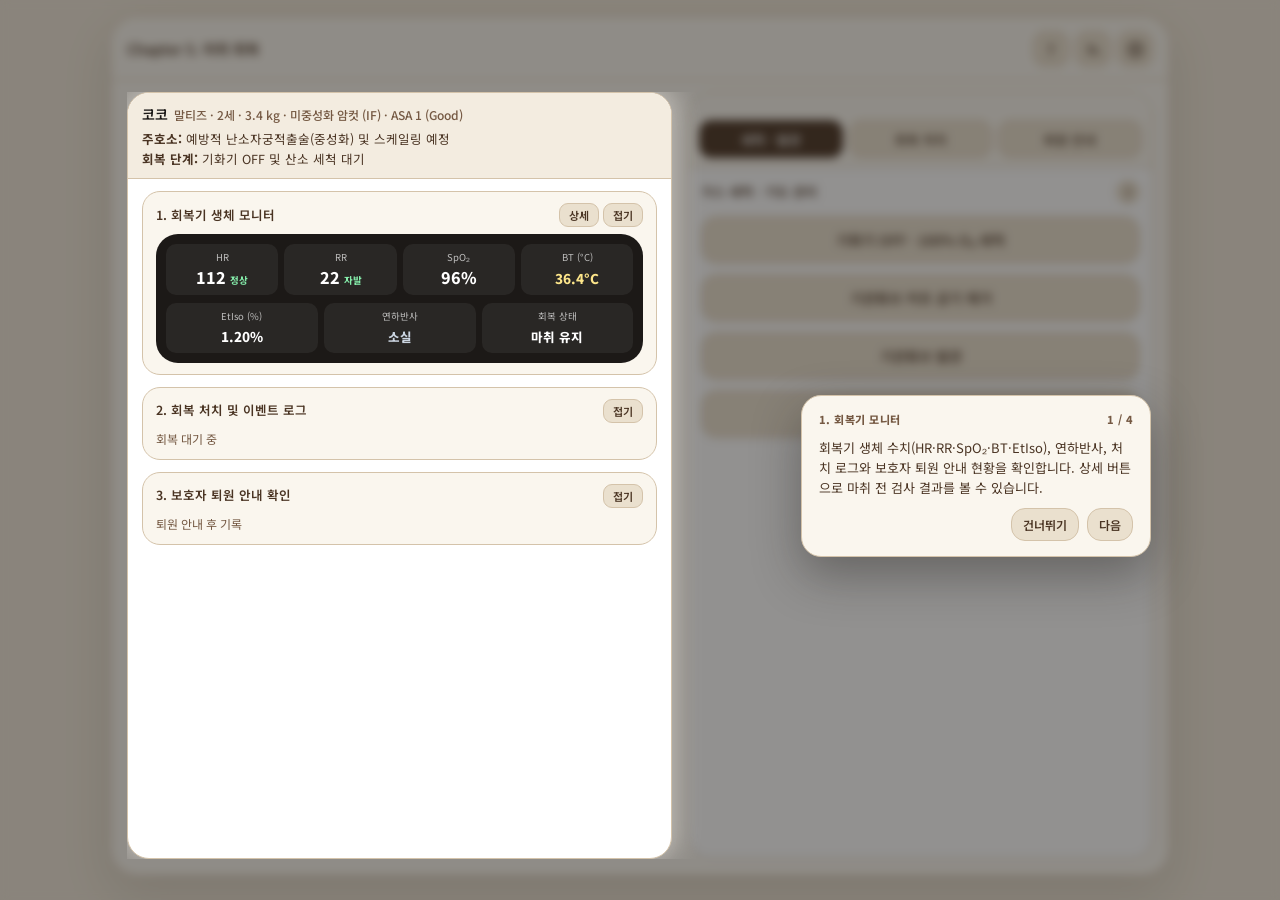
<file: chapter5.html>
<!DOCTYPE html>
<html lang="ko">
<head>
  <meta charset="UTF-8" />
  <meta name="viewport" content="width=device-width, initial-scale=1.0, maximum-scale=1.0, user-scalable=no" />
  <title>Chapter 5. 마취 회복 — 베타 1.1</title>
  <link rel="stylesheet" href="beta11.css?v=20261127r" />
  <script src="beta11-settings.js?v=20261127q"></script>
  <script src="beta11-ch1-data.js"></script>
</head>
<body>
  <div class="app-shell chapter-shell">
    <header class="top-bar">
      <div class="top-left">
        <div class="top-title">Chapter 5. 마취 회복</div>
      </div>
      <div id="chapter-top-actions" class="top-actions"></div>
    </header>

    <main class="ch1-page-body">
      <div class="ch1-split" id="ch5-split">
        <!-- 좌측(데스크탑) / 상단(모바일): 모니터링창 -->
        <section class="ch1-monitor" id="ch5-monitor" aria-label="마취 회복 모니터링창">
          <div class="ch1-sig-pinned">
            <div class="ch1-sig-head" id="ch5-sig-head"></div>
            <div class="ch1-cc-line" id="ch5-cc-line"></div>
            <div class="ch1-cc-line" id="ch5-status-line" style="margin-top:2px;"></div>
          </div>

          <div class="ch1-monitor-scroll">
            <div class="mon-sec" id="ch5-sec-vitals">
              <div class="mon-sec-title">
                <span>1. 회복기 생체 모니터</span>
                <div style="display:flex; gap:4px; align-items:center;">
                  <button type="button" class="b-btn mon-toggle-btn" id="ch5-detail-btn">상세</button>
                  <button type="button" class="b-btn mon-toggle-btn" data-mon-toggle="ch5-sec-vitals">접기</button>
                </div>
              </div>
              <div class="mon-sec-body">
                <div class="monitor-mock" style="padding:10px;">
                  <div class="monitor-row">
                    <div class="m-cell">
                      <span class="mk">HR</span>
                      <span class="mv" style="white-space:nowrap;"><span id="ch5-v-hr">--</span> <span id="ch5-v-hrstatus" style="font-size:9.5px; font-weight:700; color:#86efac;">정상</span></span>
                    </div>
                    <div class="m-cell">
                      <span class="mk">RR</span>
                      <span class="mv" style="white-space:nowrap;"><span id="ch5-v-rr">--</span> <span style="font-size:9.5px; font-weight:700; color:#86efac;">자발</span></span>
                    </div>
                    <div class="m-cell">
                      <span class="mk">SpO₂</span>
                      <span class="mv" id="ch5-v-spo2">--%</span>
                    </div>
                    <div class="m-cell">
                      <span class="mk">BT (°C)</span>
                      <span class="mv" id="ch5-v-bt" style="font-size:13.5px;">--.-°C</span>
                    </div>
                  </div>
                  <div class="monitor-row" style="grid-template-columns:repeat(3,1fr);">
                    <div class="m-cell">
                      <span class="mk">EtIso (%)</span>
                      <span class="mv" id="ch5-v-etiso" style="font-size:13.5px;">1.20%</span>
                    </div>
                    <div class="m-cell">
                      <span class="mk">연하반사</span>
                      <span class="mv" id="ch5-v-swallow" style="font-size:12.5px;">소실</span>
                    </div>
                    <div class="m-cell">
                      <span class="mk">회복 상태</span>
                      <span class="mv" id="ch5-v-behav" style="font-size:12.5px;">마취 유지</span>
                    </div>
                  </div>
                </div>
              </div>
            </div>

            <div class="mon-sec" id="ch5-sec-tx">
              <div class="mon-sec-title">
                <span>2. 회복 처치 및 이벤트 로그</span>
                <button type="button" class="b-btn mon-toggle-btn" data-mon-toggle="ch5-sec-tx">접기</button>
              </div>
              <div class="mon-sec-body">
                <div class="sig-hx-list" id="ch5-tx-list"><div class="mon-empty">회복 대기 중</div></div>
              </div>
            </div>

            <div class="mon-sec" id="ch5-sec-home">
              <div class="mon-sec-title">
                <span>3. 보호자 퇴원 안내 확인</span>
                <button type="button" class="b-btn mon-toggle-btn" data-mon-toggle="ch5-sec-home">접기</button>
              </div>
              <div class="mon-sec-body">
                <div class="sig-hx-list" id="ch5-home-list"><div class="mon-empty">퇴원 안내 후 기록</div></div>
              </div>
            </div>
          </div>
        </section>

        <!-- 우측(데스크탑) / 하단(모바일): 조작창 -->
        <section class="ch1-control" id="ch5-control" aria-label="마취 회복 조작창">
          <div class="ch1-ctrl-handle" id="ch5-ctrl-handle" role="button" tabindex="0" aria-label="조작창 접기 및 펼치기">
            <div class="ch1-ctrl-handle-bar"></div>
          </div>

          <div class="ch1-ctrl-tabs" role="tablist">
            <button type="button" class="b-btn ch1-tab-btn active" data-pane="extub">세척 · 발관</button>
            <button type="button" class="b-btn ch1-tab-btn" data-pane="care">회복 처치</button>
            <button type="button" class="b-btn ch1-tab-btn" data-pane="discharge">퇴원 안내</button>
          </div>

          <div class="ch1-ctrl-body">
            <!-- 1. 세척 · 발관 -->
            <div class="ch1-pane" data-content="extub">
              <div class="ch4-sec-grp">
                <div class="ch3-lbl-row">
                  <div class="eval-sec-lbl">가스 세척 · 기도 관리</div>
                  <button type="button" class="b-btn ch3-help-q-btn" data-cat-help="extub" aria-label="세척 및 발관 도움말">?</button>
                </div>
                <div class="exam-btn-list">
                  <button type="button" class="b-btn exam-main-btn" id="ch5-btn-wash">기화기 OFF · 100% O₂ 세척</button>
                  <button type="button" class="b-btn exam-main-btn" id="ch5-btn-cuff">기관튜브 커프 공기 제거</button>
                  <button type="button" class="b-btn exam-main-btn" id="ch5-btn-extub">기관튜브 발관</button>
                  <button type="button" class="b-btn exam-main-btn" id="ch5-btn-airway">발관 후 기도 개통성 · 호흡 확인</button>
                </div>
              </div>
            </div>

            <!-- 2. 회복 처치 -->
            <div class="ch1-pane pane-hidden" data-content="care">
              <div class="ch4-sec-grp">
                <div class="ch3-lbl-row">
                  <div class="eval-sec-lbl">산소 · 보온 처치</div>
                  <button type="button" class="b-btn ch3-help-q-btn" data-cat-help="support" aria-label="산소 및 보온 도움말">?</button>
                </div>
                <div class="prog-grid">
                  <button type="button" class="b-btn prog-btn" data-care5="o2">Flow-by 산소</button>
                  <button type="button" class="b-btn prog-btn" data-care5="warm">능동 가온</button>
                </div>
              </div>

              <div class="ch4-sec-grp">
                <div class="ch3-lbl-row">
                  <div class="eval-sec-lbl">진통 · 진정 · 길항제</div>
                  <button type="button" class="b-btn ch3-help-q-btn" data-cat-help="drugs" aria-label="회복기 약물 도움말">?</button>
                </div>
                <div class="prog-grid">
                  <button type="button" class="b-btn prog-btn" data-care5="analg">추가 진통제</button>
                  <button type="button" class="b-btn prog-btn" data-care5="sed">저용량 진정제</button>
                  <button type="button" class="b-btn prog-btn" data-care5="atipa">Atipamezole</button>
                  <button type="button" class="b-btn prog-btn" data-care5="fluma">Flumazenil</button>
                  <button type="button" class="b-btn prog-btn span-2" data-care5="nalox">Naloxone</button>
                </div>
              </div>
            </div>

            <!-- 3. 퇴원 안내 & 회복 완료 -->
            <div class="ch1-pane pane-hidden" data-content="discharge">
              <div class="ch1-chat-log" id="ch5-chat-log"></div>
              <form class="ch1-chat-form" id="ch5-chat-form" autocomplete="off">
                <input id="ch5-chat-input" type="text" class="b-input" placeholder="안내사항을 입력하세요." />
                <button id="ch5-chat-send" type="submit" class="b-btn b-btn-sm" style="flex-shrink:0;">전송</button>
              </form>
              <button type="button" class="b-btn" id="ch5-eval-submit" style="width:100%; height:42px; border-radius:14px; flex-shrink:0;">회복 완료</button>
            </div>

            <!-- 50% 투명도 빨간 사각형 도장 -->
            <div id="ch5-stamp-overlay" class="ch1-stamp-overlay hidden" aria-live="polite">
              <div class="ch1-stamp-asa" id="ch5-stamp-asa"></div>
              <div class="ch1-stamp-prog" id="ch5-stamp-prog"></div>
              <div class="ch1-stamp-grade" id="ch5-stamp-grade"></div>
            </div>
          </div>
        </section>
      </div>
    </main>
  </div>

  <!-- 실패 팝업 (F 등급 시 — 배경 클릭으로 닫히지 않음) -->
  <div id="ch5-fail-modal" class="modal-backdrop no-dismiss hidden" role="dialog" aria-modal="true" aria-labelledby="ch5-fail-title" style="backdrop-filter:blur(6px); z-index:105;">
    <div class="modal-card" style="text-align:center;">
      <h2 id="ch5-fail-title" class="font-maru" style="font-size:20px; font-weight:700; color:#dc2626; margin-bottom:8px;">마취 회복 실패 (F)</h2>
      <p id="ch5-fail-desc" class="muted" style="font-size:15px; font-weight:600; line-height:1.5; margin-bottom:16px;"></p>
      <div style="display:flex; flex-direction:column; gap:8px;">
        <button id="ch5-fail-review" type="button" class="b-btn" style="width:100%; height:42px; border-radius:14px;">해설 보기</button>
        <button id="ch5-fail-restart" type="button" class="b-btn" style="width:100%; height:42px; border-radius:14px;">재시작</button>
        <button id="ch5-fail-main" type="button" class="b-btn" style="width:100%; height:42px; border-radius:14px;">메인화면</button>
      </div>
    </div>
  </div>

  <!-- 해설 보기 팝업 -->
  <div id="ch5-review-modal" class="modal-backdrop hidden" role="dialog" aria-modal="true" style="backdrop-filter:blur(6px); z-index:112;">
    <div class="modal-card" style="max-width:420px; max-height:84dvh; display:flex; flex-direction:column;">
      <h2 class="font-maru" style="font-size:19px; font-weight:600; color:var(--brown); margin-bottom:10px;">해설 보기</h2>
      <div class="step-tabs" role="tablist" style="margin-bottom:10px; flex-shrink:0;">
        <button type="button" class="step-tab active" data-rv-tab="wrong">오답노트</button>
        <button type="button" class="step-tab" data-rv-tab="ai">AI 로그 분석</button>
        <button type="button" class="step-tab" data-rv-tab="soap">SOAP 분석</button>
      </div>
      <div style="flex:1 1 auto; overflow-y:auto; display:flex; flex-direction:column; gap:10px; min-height:180px;">
        <div id="ch5-rv-wrong" data-rv-pane="wrong"></div>
        <div id="ch5-rv-ai" data-rv-pane="ai" class="pane-hidden"></div>
        <div id="ch5-rv-soap" data-rv-pane="soap" class="pane-hidden"></div>
      </div>
      <div class="modal-close-wrap" style="margin-top:12px; flex-shrink:0;">
        <button id="ch5-review-close" type="button" class="b-btn modal-close-btn">닫기</button>
      </div>
    </div>
  </div>

  <!-- 범주별 도움말 팝업 -->
  <div id="ch5-cat-help-modal" class="modal-backdrop hidden" role="dialog" aria-modal="true" aria-labelledby="ch5-cat-help-title" style="backdrop-filter:blur(6px); z-index:116;">
    <div class="modal-card" style="max-width:440px; max-height:84dvh; display:flex; flex-direction:column;">
      <h2 id="ch5-cat-help-title" class="font-maru" style="font-size:19px; font-weight:600; color:var(--brown); margin-bottom:10px;">도움말</h2>
      <div id="ch5-cat-help-body" class="ch2-help-list" style="flex:1 1 auto; overflow-y:auto; padding-right:2px;"></div>
      <div class="modal-close-wrap" style="margin-top:12px; flex-shrink:0;">
        <button id="ch5-cat-help-close" type="button" class="b-btn modal-close-btn">닫기</button>
      </div>
    </div>
  </div>

  <!-- Chapter 1 마취 전 검사 결과 상세 팝업 -->
  <div id="ch5-preop-detail-modal" class="modal-backdrop hidden" role="dialog" aria-modal="true" aria-labelledby="ch5-detail-title" style="backdrop-filter:blur(6px); z-index:115;">
    <div class="modal-card" style="max-width:460px; max-height:85dvh; display:flex; flex-direction:column;">
      <h2 id="ch5-detail-title" class="font-maru" style="font-size:19px; font-weight:600; color:var(--brown); margin-bottom:10px;">마취 전 검사 및 특이사항</h2>
      <div class="step-tabs" role="tablist" style="margin-bottom:10px; flex-shrink:0;">
        <button type="button" class="step-tab active" data-dt-tab="hx">특이사항</button>
        <button type="button" class="step-tab" data-dt-tab="pe">신체검사</button>
        <button type="button" class="step-tab" data-dt-tab="lab">혈액검사</button>
        <button type="button" class="step-tab" data-dt-tab="img">영상검사</button>
      </div>
      <div style="flex:1 1 auto; overflow-y:auto; min-height:200px; padding-right:2px;">
        <div id="ch5-dt-hx" data-dt-pane="hx"></div>
        <div id="ch5-dt-pe" data-dt-pane="pe" class="pane-hidden"></div>
        <div id="ch5-dt-lab" data-dt-pane="lab" class="pane-hidden"></div>
        <div id="ch5-dt-img" data-dt-pane="img" class="pane-hidden"></div>
      </div>
      <div class="modal-close-wrap" style="margin-top:12px; flex-shrink:0;">
        <button id="ch5-detail-close" type="button" class="b-btn modal-close-btn">닫기</button>
      </div>
    </div>
  </div>

  <script>
    (function () {
      const Data = window.Beta11Ch1Data;
      const Settings = window.Beta11Settings;
      if (!Data || !Settings) return;

      const splitEl = document.getElementById('ch5-split');
      const sigHeadEl = document.getElementById('ch5-sig-head');
      const ccLineEl = document.getElementById('ch5-cc-line');
      const statusLineEl = document.getElementById('ch5-status-line');
      const txListEl = document.getElementById('ch5-tx-list');
      const homeListEl = document.getElementById('ch5-home-list');
      const ctrlHandleEl = document.getElementById('ch5-ctrl-handle');
      const btnWash = document.getElementById('ch5-btn-wash');
      const btnCuff = document.getElementById('ch5-btn-cuff');
      const btnExtub = document.getElementById('ch5-btn-extub');
      const btnAirway = document.getElementById('ch5-btn-airway');
      const chatLogEl = document.getElementById('ch5-chat-log');
      const chatFormEl = document.getElementById('ch5-chat-form');
      const chatInputEl = document.getElementById('ch5-chat-input');
      const chatSendBtn = document.getElementById('ch5-chat-send');
      const evalSubmitBtn = document.getElementById('ch5-eval-submit');
      const stampOverlayEl = document.getElementById('ch5-stamp-overlay');
      const failModalEl = document.getElementById('ch5-fail-modal');
      const failDescEl = document.getElementById('ch5-fail-desc');
      const reviewModalEl = document.getElementById('ch5-review-modal');
      const rvWrongEl = document.getElementById('ch5-rv-wrong');
      const rvAiEl = document.getElementById('ch5-rv-ai');
      const rvSoapEl = document.getElementById('ch5-rv-soap');
      const catHelpModalEl = document.getElementById('ch5-cat-help-modal');
      const catHelpTitleEl = document.getElementById('ch5-cat-help-title');
      const catHelpBodyEl = document.getElementById('ch5-cat-help-body');
      const detailModalEl = document.getElementById('ch5-preop-detail-modal');
      const dtHxEl = document.getElementById('ch5-dt-hx');
      const dtPeEl = document.getElementById('ch5-dt-pe');
      const dtLabEl = document.getElementById('ch5-dt-lab');
      const dtImgEl = document.getElementById('ch5-dt-img');

      const CAT_HELP = {
        extub: {
          title: '가스 세척 · 기도 관리',
          items: [
            { name: '기화기 OFF · 100% O₂ 세척', desc: '수술 종료 후 기화기를 끄고 100% 산소를 5분 이상 공급해 잔여 흡입마취제(EtIso)를 배출하고 확산성 저산소혈증을 예방합니다.' },
            { name: '기관튜브 커프 공기 제거', desc: '발관 직전 반드시 파일럿 풍선에서 커프 공기를 완전히 제거해야 기관 점막 열상과 후두 손상을 막을 수 있습니다.' },
            { name: '기관튜브 발관', desc: '연하반사가 2회 이상 뚜렷하게 회복되고 자발 호흡이 안정된 시점에 발관합니다. 고양이·단두종은 후두경련과 상기도 폐색에 각별히 주의합니다.' },
            { name: '발관 후 기도 개통성 · 호흡 확인', desc: '발관 직후 협착음(Stridor), 흉복부 역설 호흡, 점막 청색증 여부를 확인해 지연성 기도 폐색을 조기에 발견합니다.' }
          ]
        },
        support: {
          title: '산소 · 보온 처치',
          items: [
            { name: 'Flow-by 산소', desc: '발관 직후나 SpO₂ < 95% 환자, 단두종·노령·심폐 질환 환자에서 비침습적으로 산소를 공급해 회복기 저산소혈증을 예방합니다.' },
            { name: '능동 가온 (Warm air)', desc: '회복기 저체온(BT < 36.5°C)은 마취 각성 지연, 떨림(산소 소모 2~3배 증가), 서맥을 유발하므로 정상 체온 회복까지 가온을 유지합니다.' }
          ]
        },
        drugs: {
          title: '진통 · 진정 · 길항제',
          items: [
            { name: '추가 진통제', desc: '수술 부위 통증으로 인한 빈맥·낑낑거림·방어 반응이 있을 때 오피오이드 진통제를 보충해 편안한 각성을 유도합니다.' },
            { name: '저용량 진정제', desc: '통증은 조절되었으나 오피오이드 유발 각성 불쾌감(Dysphoria)·흥분이 심할 때 극저용량 진정제로 안전하게 진정시킵니다.' },
            { name: 'Atipamezole', desc: 'α2-agonist(Dexmedetomidine 등)로 인한 과진정·서맥·각성 지연을 특이적으로 역전합니다.' },
            { name: 'Flumazenil', desc: 'Benzodiazepines(Midazolam 등)로 인한 과진정·역설적 흥분을 역전합니다.' },
            { name: 'Naloxone', desc: 'Full μ-오피오이드에 의한 심한 호흡억제 시 사용하지만, 진통 효과까지 완전히 소실시켜 극심한 수술 통증을 유발할 수 있으므로 통증 환자에서는 주의합니다.' }
          ]
        }
      };

      const HOME_ITEMS = [
        { key: 'h_food', label: '식이 · 음수 재개', kws: ['밥', '사료', '물', '음수', '식이', '소량', '금식', '먹', '급여'] },
        { key: 'h_med', label: '투약 · 상처/넥카라 관리', kws: ['약', '진통', '항생제', '넥카라', '상처', '소독', '핥', '복용', '투약'] },
        { key: 'h_rest', label: '보온 · 안정 관리', kws: ['안정', '산책', '목욕', '보온', '체온', '따뜻', '휴식', '격한', '운동', '조용'] },
        { key: 'h_emerg', label: '응급 재내원 증상', kws: ['구토', '호흡', '출혈', '기력', '응급', '내원', '연락', '부종', '주의', '창백', '경련'] }
      ];

      let currentStageId = 'tutorial';
      let currentCase = null;
      let tickTimer = null;
      let typingTimers = [];
      let rec = null;
      let txLogs = [];
      let chatHistory = [];
      let chatBusy = false;
      let revealedHome = new Set();
      let evaluated = false;
      let lastReport = null;
      let aiText = null;
      let soapText = null;

      function stopAll() {
        if (tickTimer) { clearInterval(tickTimer); tickTimer = null; }
        typingTimers.forEach((t) => clearTimeout(t));
        typingTimers = [];
      }
      window.__b11Cleanup = stopAll;

      function escapeHtml(s) { return String(s || '').replace(/&/g, '&amp;').replace(/</g, '&lt;').replace(/>/g, '&gt;'); }
      const cl = (v, lo, hi) => Math.max(lo, Math.min(hi, v));

      function renderLabTable(rows, panel) {
        return `<table class="lab-tbl"><tbody>${rows.map(([label, key, val, unit]) => {
          const fl = key ? panel.flagOf(key, Number(val)) : '';
          const cls = fl === 'H' ? 'lab-high' : fl === 'L' ? 'lab-low' : '';
          const r = key && panel.ref[key] ? `${panel.ref[key][0]}–${panel.ref[key][1]}` : '';
          return `<tr><td>${label}</td><td class="lab-val ${cls}">${val}${unit ? ' ' + unit : ''}${fl ? ' ' + fl : ''}</td><td class="lab-ref">${r}</td></tr>`;
        }).join('')}</tbody></table>`;
      }

      function renderFullPreopDetail(c) {
        const P = Data.buildLabPanel(c);
        const hxRows = (c.history || []).map((h) => `<div class="img-row"><strong>${escapeHtml(h.label)}</strong><br/>${escapeHtml(h.text)}</div>`);
        dtHxEl.innerHTML = `<div class="img-list"><div class="img-row"><strong>주호소</strong><br/>${escapeHtml(c.chiefComplaint)}</div>${hxRows.join('')}</div>`;

        const p = c.pe;
        const isCat = c.species === 'cat';
        const abnBT = p.bt < 37.5 || p.bt > 39.2;
        const abnBP = p.bpMap < 65 || p.bpSys > 155 || p.bpSys < 95;
        const abnHR = isCat ? (p.hr < 130 || p.hr > 210) : (p.hr < 65 || p.hr > 145);
        const abnRR = p.rr > 36;
        const abnCRT = p.crt > 2.0;
        const abnMMC = /yellow|pale|cyan|dark|muddy|dry/i.test(p.mmc);
        const auscHeart = p.auscHeart || '심잡음 없음 (정상 심음)';
        const auscLung = p.auscLung || '정상 폐포음';
        const auscBowel = p.auscBowel || '정상 복명음';
        const abnHeart = /Grade|분마음|부정맥|서맥|빈맥/i.test(auscHeart);
        const abnLung = /수포음|천명음|거친|감약|Crackle/i.test(auscLung);
        const abnBowel = /감소|소실|압통|팽만|항진/i.test(auscBowel);

        dtPeEl.innerHTML = `
          <div class="pe-grid">
            <div class="pe-cell"><span class="pe-k">BT</span><span class="pe-v ${abnBT ? 'is-abn' : ''}">${p.bt.toFixed(1)} °C</span></div>
            <div class="pe-cell"><span class="pe-k">BP #${p.cuff}</span><span class="pe-v ${abnBP ? 'is-abn' : ''}">${p.bpSys}/${p.bpDia} (${p.bpMap}) mmHg</span></div>
            <div class="pe-cell"><span class="pe-k">HR</span><span class="pe-v ${abnHR ? 'is-abn' : ''}">${p.hr} /min</span></div>
            <div class="pe-cell"><span class="pe-k">RR</span><span class="pe-v ${abnRR ? 'is-abn' : ''}">${p.rr} /min</span></div>
            <div class="pe-cell"><span class="pe-k">CRT</span><span class="pe-v ${abnCRT ? 'is-abn' : ''}">${p.crt} s</span></div>
            <div class="pe-cell"><span class="pe-k">MMC</span><span class="pe-v ${abnMMC ? 'is-abn' : ''}">${escapeHtml(p.mmc)}</span></div>
            <div class="pe-cell span-2">
              <span class="pe-k">청진</span>
              <div class="pe-ausc-lines">
                <div class="pe-ausc-row"><span class="pe-ausc-k">심잡음:</span><span class="pe-v ${abnHeart ? 'is-abn' : ''}" style="font-size:inherit;">${escapeHtml(auscHeart)}</span></div>
                <div class="pe-ausc-row"><span class="pe-ausc-k">폐음:</span><span class="pe-v ${abnLung ? 'is-abn' : ''}" style="font-size:inherit;">${escapeHtml(auscLung)}</span></div>
                <div class="pe-ausc-row"><span class="pe-ausc-k">복명음:</span><span class="pe-v ${abnBowel ? 'is-abn' : ''}" style="font-size:inherit;">${escapeHtml(auscBowel)}</span></div>
              </div>
            </div>
          </div>
        `;

        const m = P.vbgM, vc = P.vbgC, cb = P.cbc, ch = P.chem;
        const vbgMeasured = [['pH','pH',m.pH.toFixed(2),''],['pCO₂','pCO2',m.pCO2,'mmHg'],['pO₂ (정맥)','pO2',m.pO2,'mmHg'],['Na⁺','Na',m.Na,'mmol/L'],['K⁺','K',m.K.toFixed(1),'mmol/L'],['Cl⁻','Cl',m.Cl,'mmol/L'],['iCa','iCa',m.iCa.toFixed(2),'mmol/L'],['Hct','Hct',m.Hct,'%']];
        const vbgCalc = [['pH(T)','pHT',vc.pHT.toFixed(3),''],['pCO₂(T)','pCO2T',vc.pCO2T,'mmHg'],['pO₂(T)','pO2T',vc.pO2T,'mmHg'],['ctCO₂','ctCO2',vc.ctCO2,'mmol/L'],['cHCO₃⁻','cHCO3',vc.cHCO3,'mmol/L'],['cHCO₃⁻(std)','cHCO3std',vc.cHCO3std,'mmol/L'],['BE(ecf)','BEecf',vc.BEecf,'mmol/L'],['BE(B)','BEB',vc.BEB,'mmol/L'],['ctHb','ctHb',vc.ctHb,'g/dL'],['Ca²⁺(7.4)','iCa74',vc.iCa74.toFixed(2),'mmol/L'],['pO₂(A-a)','pO2Aa',vc.pO2Aa,'mmHg'],['sO₂','sO2',vc.sO2,'%'],['AG(K)','AGK',vc.AGK,'mmol/L']];
        const cbcRows = [['RBC','RBC',cb.RBC,'M/µL'],['HGB','HGB',cb.HGB,'g/dL'],['HCT','HCT',cb.HCT,'%'],['MCV','MCV',cb.MCV,'fL'],['MCH','MCH',cb.MCH,'pg'],['MCHC','MCHC',cb.MCHC,'g/dL'],['RDW','RDW',cb.RDW,'%'],['RETIC','RETIC',cb.RETIC,'K/µL'],['Retic-HGB','ReticHGB',cb.ReticHGB,'pg'],['WBC','WBC',cb.WBC,'K/µL'],['Neu','Neu',`${cb.Neu} (${cb.neuP}%)`,''],['Lym','Lym',`${cb.Lym} (${cb.lymP}%)`,''],['Mono','Mono',`${cb.Mono} (${cb.monoP}%)`,''],['Eos','Eos',`${cb.Eos} (${cb.eosP}%)`,''],['Baso','Baso',`${cb.Baso} (${cb.basoP}%)`,''],['PLT','PLT',cb.PLT,'K/µL'],['MPV','MPV',cb.MPV,'fL'],['PCT','PCT',cb.PCT,'%']];
        const chemGeneral = [['ALP','ALP',ch.ALP,'U/L'],['ALT','ALT',ch.ALT,'U/L'],['AST','AST',ch.AST,'U/L'],['GGT','GGT',ch.GGT,'U/L'],['BUN','BUN',ch.BUN,'mg/dL'],['Crea','Crea',ch.Crea,'mg/dL'],['Phos','Phos',ch.Phos,'mg/dL'],['Ca','Ca',ch.Ca,'mg/dL'],['TG','TG',ch.TG,'mg/dL'],['Tchol','Tchol',ch.Tchol,'mg/dL'],['Glu','Glu',ch.Glu,'mg/dL'],['TP','TP',ch.TP,'g/dL'],['ALB','ALB',ch.ALB,'g/dL'],['Glob','Glob',ch.Glob,'g/dL'],['Mg','Mg',ch.Mg,'mg/dL']];
        const chemSpecial = isCat
          ? [['SAA','SAA',ch.SAA,'µg/mL'],['fPL','fPL',ch.fPL,'µg/L'],['proBNP','proBNP',ch.proBNP,'pmol/L'],['T4','T4',ch.T4,'µg/dL'],['Cortisol','Cortisol',ch.Cortisol,'µg/dL'],['SDMA','SDMA',ch.SDMA,'µg/dL']]
          : [['CRP','CRP',ch.CRP,'mg/L'],['cPL','cPL',ch.cPL,'µg/L'],['proBNP','proBNP',ch.proBNP,'pmol/L'],['T4','T4',ch.T4,'µg/dL'],['Cortisol','Cortisol',ch.Cortisol,'µg/dL'],['SDMA','SDMA',ch.SDMA,'µg/dL']];
        dtLabEl.innerHTML = `<div class="lab-group-lbl">정맥혈액가스 (VBG) — 측정 8종</div>${renderLabTable(vbgMeasured, P)}<div class="lab-group-lbl">정맥혈액가스 (VBG) — 계산 13종</div>${renderLabTable(vbgCalc, P)}<div class="lab-group-lbl">일반혈액검사 (CBC) — 18종</div>${renderLabTable(cbcRows, P)}<div class="lab-group-lbl">혈액화학 (일반 15종)</div>${renderLabTable(chemGeneral, P)}<div class="lab-group-lbl">혈액화학 (특수 6종)</div>${renderLabTable(chemSpecial, P)}`;

        const im = c.imaging || {};
        const th = im.thoracic || {};
        const rows = [`<div class="img-row"><strong>흉부 X-ray</strong><br/>VHS: ${escapeHtml(th.vhs || '-')} · VLAS: ${escapeHtml(th.vlas || '-')}<br/>기관직경: ${escapeHtml(th.trachea || '-')}<br/>폐야: ${escapeHtml(th.lung || '-')}${th.extra ? '<br/>추가 소견: ' + escapeHtml(th.extra) : ''}</div>`];
        if (im.abdominal) rows.push(`<div class="img-row"><strong>복부 X-ray</strong><br/>${escapeHtml(im.abdominal)}</div>`);
        if (im.ultrasound) rows.push(`<div class="img-row"><strong>초음파 검사</strong><br/>${escapeHtml(im.ultrasound)}</div>`);
        dtImgEl.innerHTML = `<div class="img-list">${rows.join('')}</div>`;
      }

      function setMonCollapsed(id, c) {
        const sec = document.getElementById(id);
        if (!sec) return;
        sec.classList.toggle('is-collapsed', Boolean(c));
        const b = sec.querySelector('[data-mon-toggle]');
        if (b) b.textContent = c ? '열기' : '접기';
      }
      document.querySelectorAll('[data-mon-toggle]').forEach((b) => b.addEventListener('click', (e) => {
        e.stopPropagation();
        const sec = document.getElementById(b.dataset.monToggle);
        if (!sec) return;
        Settings.playTone(500, 0.04, 0.025);
        setMonCollapsed(b.dataset.monToggle, !sec.classList.contains('is-collapsed'));
      }));

      function setDetailTab(k) {
        document.querySelectorAll('[data-dt-tab]').forEach((b) => b.classList.toggle('active', b.dataset.dtTab === k));
        document.querySelectorAll('[data-dt-pane]').forEach((p) => p.classList.toggle('pane-hidden', p.dataset.dtPane !== k));
      }
      document.querySelectorAll('[data-dt-tab]').forEach((b) => b.addEventListener('click', () => { Settings.playTone(520, 0.04, 0.025); setDetailTab(b.dataset.dtTab); }));
      document.getElementById('ch5-detail-btn').addEventListener('click', (e) => {
        e.stopPropagation();
        Settings.playTone(540, 0.05, 0.03);
        setDetailTab('pe');
        detailModalEl.classList.remove('hidden');
      });
      document.getElementById('ch5-detail-close').addEventListener('click', () => detailModalEl.classList.add('hidden'));
      detailModalEl.addEventListener('click', (e) => { if (e.target === detailModalEl) detailModalEl.classList.add('hidden'); });

      document.querySelectorAll('[data-cat-help]').forEach((b) => b.addEventListener('click', () => {
        const info = CAT_HELP[b.dataset.catHelp];
        if (!info) return;
        Settings.playTone(520, 0.04, 0.025);
        catHelpTitleEl.textContent = info.title;
        catHelpBodyEl.innerHTML = info.items.map((it) => `<div class="ch2-help-item"><strong>${escapeHtml(it.name)}</strong><p>${escapeHtml(it.desc)}</p></div>`).join('');
        catHelpModalEl.classList.remove('hidden');
      }));
      document.getElementById('ch5-cat-help-close').addEventListener('click', () => catHelpModalEl.classList.add('hidden'));
      catHelpModalEl.addEventListener('click', (e) => { if (e.target === catHelpModalEl) catHelpModalEl.classList.add('hidden'); });

      const setCollapsed = Settings.bindCtrlHandle(ctrlHandleEl, splitEl);

      function activateTab(p) {
        setCollapsed(false);
        document.querySelectorAll('.ch1-tab-btn').forEach((b) => b.classList.toggle('active', b.dataset.pane === p));
        document.querySelectorAll('[data-content]').forEach((el) => el.classList.toggle('pane-hidden', el.dataset.content !== p));
      }
      document.querySelectorAll('.ch1-tab-btn').forEach((b) => b.addEventListener('click', () => { Settings.playTone(520, 0.04, 0.025); activateTab(b.dataset.pane); }));

      function addTx(msg) {
        const sec = rec ? rec.sec : 0;
        const mm = String(Math.floor(sec / 60)).padStart(2, '0');
        const ss = String(sec % 60).padStart(2, '0');
        const line = `[${mm}:${ss}] ${msg}`;
        txLogs.unshift(line);
        const empty = txListEl.querySelector('.mon-empty');
        if (empty) empty.remove();
        const row = document.createElement('div');
        row.className = 'sig-hx-row';
        row.textContent = `• ${line}`;
        txListEl.prepend(row);
      }

      function renderMonitor() {
        if (!rec) return;
        const isCat = currentCase && currentCase.species === 'cat';
        const hrSt = rec.hr < (isCat ? 100 : 60) ? '서맥' : rec.hr > (isCat ? 200 : 145) ? '빈맥' : '정상';
        document.getElementById('ch5-v-hr').textContent = Math.round(rec.hr);
        const hrStEl = document.getElementById('ch5-v-hrstatus');
        hrStEl.textContent = hrSt;
        hrStEl.style.color = hrSt === '정상' ? '#86efac' : '#fde68a';

        document.getElementById('ch5-v-rr').textContent = Math.round(rec.rr);
        const spo2El = document.getElementById('ch5-v-spo2');
        spo2El.textContent = `${Math.round(rec.spo2)}%`;
        spo2El.style.color = rec.spo2 < 94 ? '#fca5a5' : '#ffffff';

        const btEl = document.getElementById('ch5-v-bt');
        btEl.textContent = `${rec.bt.toFixed(1)}°C`;
        btEl.style.color = rec.bt < 36.5 ? '#fde68a' : '#ffffff';

        document.getElementById('ch5-v-etiso').textContent = `${rec.etIso.toFixed(2)}%`;
        const swEl = document.getElementById('ch5-v-swallow');
        swEl.textContent = rec.swallow ? '회복 (2회+)' : '소실';
        swEl.style.color = rec.swallow ? '#86efac' : '#cbd5e1';

        const behav = rec.extubated
          ? (rec.pain ? '통증 징후' : rec.dysphoria ? '불쾌감(흥분)' : '안정 회복')
          : (rec.swallow ? '발관 적정' : rec.washed ? '가스 세척 중' : '마취 유지');
        const behavEl = document.getElementById('ch5-v-behav');
        behavEl.textContent = behav;
        behavEl.style.color = (rec.pain || rec.dysphoria) && rec.extubated ? '#fde68a' : rec.extubated ? '#86efac' : '#ffffff';

        const st = rec.extubated
          ? (rec.airwayChecked ? '발관·호흡 확인 완료 (퇴원 안내 단계)' : '발관 완료 — 발관 후 기도·호흡 확인 권장')
          : rec.swallow
            ? (rec.cuffDeflated ? '커프 제거 완료 — 지금 발관하세요' : '연하반사 회복 — 커프 제거 후 발관하세요')
            : rec.washed
              ? '100% O₂ 가스 세척 중'
              : '기화기 OFF 및 산소 세척 대기';
        statusLineEl.innerHTML = `<strong>회복 단계:</strong> ${st}`;
      }

      function stepRec() {
        if (!rec || evaluated) return;
        rec.sec += 1;
        if (rec.washed && rec.etIso > 0.08) {
          rec.etIso = Math.max(0.05, rec.etIso - 0.14);
          if (rec.etIso <= 0.35 && !rec.swallow) {
            rec.swallow = true;
            addTx('연하반사 2회 이상 확인 — 커프 제거 후 안전한 발관 시점 도달');
          }
        }
        if (rec.warm) rec.bt = cl(rec.bt + 0.07, 35.0, 38.5);
        else rec.bt = cl(rec.bt - 0.015, 35.2, 39.0);
        if (rec.o2) rec.spo2 = cl(rec.spo2 + 0.8, 90, 100);
        else if (rec.extubated && !rec.o2 && rec.spo2 > 93) rec.spo2 = cl(rec.spo2 - 0.12, 91, 100);
        renderMonitor();
      }

      btnWash.addEventListener('click', () => {
        if (!rec || rec.washed || evaluated) return;
        rec.washed = true;
        btnWash.classList.add('exam-done');
        btnWash.disabled = true;
        addTx('기화기 OFF 및 100% O₂ 가스 세척 시작');
        Settings.playTone(620, 0.05, 0.03);
        renderMonitor();
      });

      btnCuff.addEventListener('click', () => {
        if (!rec || rec.cuffDeflated || evaluated) return;
        rec.cuffDeflated = true;
        btnCuff.classList.add('exam-done');
        btnCuff.disabled = true;
        addTx('기관튜브 커프 공기 완전 제거 확인');
        Settings.playTone(600, 0.05, 0.03);
        renderMonitor();
      });

      btnExtub.addEventListener('click', () => {
        if (!rec || rec.extubated || evaluated) return;
        if (!rec.washed || !rec.swallow) {
          rec.earlyExtubMistake = true;
          addTx('경고: 연하반사 미회복 상태에서 조기 발관 시도 (기도 폐색·흡인 위험)');
          Settings.playTone(320, 0.08, 0.03);
          return;
        }
        if (!rec.cuffDeflated) {
          rec.cuffExtubMistake = true;
          addTx('경고: 커프 공기 미제거 상태로 발관 시도 — 먼저 커프 공기를 제거하세요');
          Settings.playTone(320, 0.08, 0.03);
          return;
        }
        rec.extubated = true;
        btnExtub.classList.add('exam-done');
        btnExtub.disabled = true;
        addTx('안전하게 기관튜브 발관 완료');
        if (rec.pain) {
          rec.hr = Math.min(200, rec.hr + 22);
          addTx('회복 관찰: 수술 부위 통증 징후(빈맥·방어 반응) — 회복 처치 탭에서 진통을 고려하세요');
        } else if (rec.dysphoria) {
          rec.hr = Math.min(190, rec.hr + 12);
          addTx('회복 관찰: 각성 불쾌감(흥분·낑낑거림) — 회복 처치 탭에서 저용량 진정을 고려하세요');
        }
        Settings.playTone(700, 0.07, 0.035);
        renderMonitor();
      });

      btnAirway.addEventListener('click', () => {
        if (!rec || rec.airwayChecked || evaluated) return;
        if (!rec.extubated) {
          addTx('안내: 기관튜브 발관 완료 후 기도 개통성과 호흡 양상을 확인하세요');
          Settings.playTone(420, 0.05, 0.025);
          return;
        }
        rec.airwayChecked = true;
        btnAirway.classList.add('exam-done');
        btnAirway.disabled = true;
        addTx('발관 후 기도 개통성 확인 — 협착음 없음 · 자발 호흡 안정');
        Settings.playTone(640, 0.05, 0.03);
        renderMonitor();
      });

      document.querySelectorAll('[data-care5]').forEach((b) => b.addEventListener('click', () => {
        if (!rec || evaluated) return;
        const k = b.dataset.care5;
        if (rec.cares.has(k)) return;
        rec.cares.add(k);
        b.classList.add('exam-done');
        b.disabled = true;
        if (k === 'o2') { rec.o2 = true; rec.spo2 = 99; addTx('Flow-by 산소 공급 실시 — SpO₂ 안정화'); }
        else if (k === 'warm') { rec.warm = true; addTx('능동 가온(Warm air) 적용 — 체온 회복'); }
        else if (k === 'analg') { rec.pain = false; rec.hr = Math.max(70, rec.hr - 22); addTx('추가 진통제 투여 — 수술 부위 통증 완화'); }
        else if (k === 'sed') { rec.dysphoria = false; rec.hr = Math.max(68, rec.hr - 14); addTx('저용량 진정제 투여 — 각성 불쾌감(흥분) 안정화'); }
        else if (k === 'atipa') { addTx('Atipamezole 투여 — α2 진정 효과 역전'); }
        else if (k === 'fluma') { addTx('Flumazenil 투여 — Benzodiazepine 효과 역전'); }
        else if (k === 'nalox') {
          if (rec.pain) {
            rec.naloxMistake = true;
            rec.hr = Math.min(210, rec.hr + 20);
            addTx('경고: 통증 상태에서 Naloxone 투여 — 진통 소실로 통증·빈맥 악화');
          } else {
            addTx('Naloxone 투여 — 오피오이드 호흡억제 역전');
          }
        }
        Settings.playTone(600, 0.05, 0.03);
        renderMonitor();
      }));

      function typeText(el, full) {
        el.textContent = '';
        let i = 0;
        function step() {
          if (i <= full.length) { el.textContent = full.slice(0, i++); typingTimers.push(setTimeout(step, 20)); }
        }
        step();
      }

      function revealHomeGuide(vetText) {
        const low = String(vetText || '').toLowerCase();
        const hits = [];
        HOME_ITEMS.forEach((it) => {
          if (!revealedHome.has(it.key) && it.kws.some((kw) => low.includes(kw))) {
            revealedHome.add(it.key);
            hits.push(it);
          }
        });
        if (!hits.length) return [];
        setMonCollapsed('ch5-sec-home', false);
        const empty = homeListEl.querySelector('.mon-empty');
        if (empty) empty.remove();
        hits.forEach((it) => {
          const row = document.createElement('div');
          row.className = 'sig-hx-row';
          row.innerHTML = `<span class="sig-hx-k">${it.label}:</span> <span class="sig-hx-v"></span>`;
          homeListEl.appendChild(row);
          typeText(row.querySelector('.sig-hx-v'), '안내 완료');
        });
        Settings.playTone(640, 0.05, 0.025);
        return hits;
      }

      function appendBubble(sender, text, blueHighlight = false) {
        const row = document.createElement('div');
        row.className = `chat-row ${sender}`;
        const b = document.createElement('div');
        b.className = 'chat-bubble';
        b.innerHTML = blueHighlight ? `<span class="chat-sig-blue">${escapeHtml(text)}</span>` : escapeHtml(text);
        row.appendChild(b);
        chatLogEl.appendChild(row);
        chatLogEl.scrollTop = chatLogEl.scrollHeight;
      }

      function setChatLocked(locked) {
        chatInputEl.disabled = Boolean(locked);
        chatSendBtn.disabled = Boolean(locked);
        chatInputEl.placeholder = locked ? '평가가 완료되어 안내가 종료되었습니다' : '안내사항을 입력하세요.';
      }

      chatFormEl.addEventListener('submit', async (e) => {
        e.preventDefault();
        if (evaluated || chatBusy || !currentCase) return;
        const msg = chatInputEl.value.trim();
        if (!msg) return;
        chatInputEl.value = '';
        const newHits = revealHomeGuide(msg);
        appendBubble('vet', msg, newHits.length > 0);
        chatHistory.push({ sender: 'vet', text: msg });
        chatBusy = true;
        chatSendBtn.disabled = true;

        let reply = '';
        try {
          const r = await fetch('/api/ai', {
            method: 'POST',
            headers: { 'Content-Type': 'text/plain;charset=UTF-8' },
            body: JSON.stringify({
              task: 'roleplay',
              role: 'owner_recovery',
              species: currentCase.species === 'cat' ? '고양이' : '개',
              caseName: `${currentCase.name} (${currentCase.breed})`,
              asa: `ASA ${currentCase.trueAsa}${currentCase.trueEmergency ? '-E' : ''}`,
              caseDesc: currentCase.chiefComplaint,
              ownerPersonality: currentCase.ownerPersonality || 'neutral',
              knowledgeLevel: currentCase.ownerLevel || 2,
              chatHistory: chatHistory.slice(-10),
              vetAdvice: msg
            })
          });
          if (r.ok) { const d = await r.json(); if (d && d.text) reply = String(d.text).trim(); }
        } catch {}

        if (!reply) {
          reply = revealedHome.size >= HOME_ITEMS.length
            ? '밥·물 먹이는 시간부터 투약, 보온 안정, 응급 증상까지 꼼꼼히 알려주셔서 감사합니다! 집에 가서 잘 돌볼게요.'
            : '알겠습니다 선생님. 혹시 집에서 식이·음수, 약 복용·넥카라, 보온·안정이나 바로 내원해야 하는 응급 증상도 알려주실 수 있나요?';
        }
        const clean = reply.replace(/^\[ABORT\]\s*/i, '');
        appendBubble('owner', clean, false);
        chatHistory.push({ sender: 'owner', text: clean });
        chatBusy = false;
        if (!evaluated) chatSendBtn.disabled = false;
      });

      function setReviewTab(k) {
        document.querySelectorAll('[data-rv-tab]').forEach((b) => b.classList.toggle('active', b.dataset.rvTab === k));
        document.querySelectorAll('[data-rv-pane]').forEach((p) => p.classList.toggle('pane-hidden', p.dataset.rvPane !== k));
        if (k === 'ai' && !aiText) runAiDebrief();
        if (k === 'soap' && !soapText) runSoap();
      }
      document.querySelectorAll('[data-rv-tab]').forEach((b) => b.addEventListener('click', () => { Settings.playTone(520, 0.04, 0.025); setReviewTab(b.dataset.rvTab); }));
      document.getElementById('ch5-review-close').addEventListener('click', () => reviewModalEl.classList.add('hidden'));
      reviewModalEl.addEventListener('click', (e) => { if (e.target === reviewModalEl) reviewModalEl.classList.add('hidden'); });

      document.getElementById('ch5-fail-review').addEventListener('click', () => {
        Settings.playTone(540, 0.05, 0.03);
        setReviewTab('wrong');
        reviewModalEl.classList.remove('hidden');
      });
      document.getElementById('ch5-fail-restart').addEventListener('click', () => {
        Settings.playTone(540, 0.05, 0.03);
        loadStage(currentStageId, { preserveCase: true });
      });
      document.getElementById('ch5-fail-main').addEventListener('click', () => {
        Settings.playTone(520, 0.04, 0.025);
        window.location.href = 'index.html';
      });

      function buildAiPayload(task) {
        const c = lastReport.caseObj;
        return {
          task, phase: 'chapter5', chapterLabel: 'Chapter 5 마취 회복',
          species: c.species === 'cat' ? '고양이' : '개',
          scenario: `${c.name} (${c.breed}, ${c.weight}kg) - ${c.chiefComplaint}`,
          chatSummary: chatHistory.map((m) => `${m.sender === 'vet' ? '수의사' : '보호자'}: ${m.text}`).slice(-8).join(' | '),
          examSummary: `세척(${rec.washed ? '완료' : '미실시'}), 커프제거(${rec.cuffDeflated ? '완료' : '미실시'}), 발관(${rec.extubated ? '완료' : '미실시'}), 처치(${Array.from(rec.cares).join(',') || '없음'}), 최종 BT ${rec.bt.toFixed(1)}°C`,
          studentEval: `점수 ${lastReport.score}점 (${lastReport.grade}), 퇴원안내 ${revealedHome.size}/${HOME_ITEMS.length}`,
          trueEval: '가스 세척 → 연하반사 확인 → 커프 제거 후 발관 → 저체온/통증/불쾌감 교정 → 보호자 퇴원 안내'
        };
      }
      async function runAiDebrief() {
        rvAiEl.innerHTML = '<div class="b-card-soft" style="padding:14px; text-align:center;">AI 로그 분석 중...</div>';
        let t = '';
        try { const r = await fetch('/api/ai', { method: 'POST', headers: { 'Content-Type': 'text/plain;charset=UTF-8' }, body: JSON.stringify(buildAiPayload('debrief')) }); if (r.ok) { const d = await r.json(); t = (d.analysis || d.text || '').trim(); } } catch {}
        if (!t) {
          const dStr = lastReport.deductions && lastReport.deductions.length
            ? lastReport.deductions.map((d) => `${d.text} (-${d.pts}점)`).join(' / ')
            : '감점 사항 없이 안전하게 마취 회복과 퇴원 안내를 완료했습니다.';
          t = `[오프라인 회복 로그 분석]\n1) 발관 절차: 가스 세척(${rec.washed ? '완료' : '누락'}), 커프 제거(${rec.cuffDeflated ? '완료' : '누락'}), 발관(${rec.extubated ? '완료' : '누락'}).\n2) 퇴원 안내: ${revealedHome.size}/${HOME_ITEMS.length} 항목 전달 완료.\n3) 감점 및 보완 포인트: ${dStr}`;
        }
        aiText = t;
        rvAiEl.innerHTML = `<div class="b-card" style="padding:12px; white-space:pre-line; line-height:1.6;">${escapeHtml(t)}</div>`;
      }
      async function runSoap() {
        rvSoapEl.innerHTML = '<div class="b-card-soft" style="padding:14px; text-align:center;">AI SOAP 분석 생성 중...</div>';
        let t = '';
        try { const r = await fetch('/api/ai', { method: 'POST', headers: { 'Content-Type': 'text/plain;charset=UTF-8' }, body: JSON.stringify(buildAiPayload('soap_record')) }); if (r.ok) { const d = await r.json(); t = (d.text || d.analysis || '').trim(); } } catch {}
        if (!t) {
          const c = lastReport.caseObj;
          t = `S: ${c.name} (${c.breed}, ${c.weight}kg) 마취 종료 및 회복\nO: 최종 HR ${Math.round(rec.hr)}, RR ${Math.round(rec.rr)}, SpO₂ ${Math.round(rec.spo2)}%, BT ${rec.bt.toFixed(1)}°C, EtIso ${rec.etIso.toFixed(2)}%, 발관 ${rec.extubated ? '완료' : '미완료'}\nA: 마취 회복 평가 ${lastReport.score}점 (${lastReport.grade})\nP: 퇴원 주의사항(식이·투약·보온안정·응급증상) 안내 완료 후 안정 귀가`;
        }
        soapText = t;
        rvSoapEl.innerHTML = `<div class="b-card" style="padding:12px; white-space:pre-line; line-height:1.6;">${escapeHtml(t)}</div>`;
      }

      evalSubmitBtn.addEventListener('click', () => {
        if (!currentCase || !rec) return;
        if (evaluated) { Settings.playTone(540, 0.05, 0.03); setReviewTab('wrong'); reviewModalEl.classList.remove('hidden'); return; }
        evaluated = true;
        setChatLocked(true);
        stopAll();

        const deductions = [];
        if (!rec.washed) deductions.push({ text: '기화기 OFF 및 100% O₂ 가스 세척 누락', pts: 20 });
        if (!rec.extubated) deductions.push({ text: '기관튜브 발관 미완료', pts: 25 });
        if (rec.earlyExtubMistake) deductions.push({ text: '연하반사 회복 전 조기 발관 시도 (기도 폐색·흡인 위험)', pts: 12 });
        if (rec.cuffExtubMistake) deductions.push({ text: '커프 공기 미제거 상태로 발관 시도 (기관 점막 손상 위험)', pts: 10 });
        if (rec.extubated && !rec.airwayChecked) deductions.push({ text: '발관 후 기도 개통성 · 호흡 확인 누락', pts: 6 });
        if (rec.bt < 36.5 && !rec.warm) deductions.push({ text: `회복기 저체온 방치 (최종 BT ${rec.bt.toFixed(1)}°C · 가온 미실시)`, pts: 10 });
        if (rec.spo2 < 94 && !rec.o2) deductions.push({ text: `회복기 저산소혈증 방치 (SpO₂ ${Math.round(rec.spo2)}% · 산소 미공급)`, pts: 10 });
        if (rec.pain) deductions.push({ text: '회복기 수술 통증 미처치 (추가 진통 누락)', pts: 8 });
        if (rec.dysphoria) deductions.push({ text: '회복기 각성 불쾌감(흥분) 미처치', pts: 8 });
        if (rec.naloxMistake) deductions.push({ text: '통증 상태에서 Naloxone 오투여 (진통 소실·통증 악화)', pts: 8 });
        HOME_ITEMS.forEach((it) => {
          if (!revealedHome.has(it.key)) deductions.push({ text: `보호자 퇴원 안내 누락: ${it.label}`, pts: 5 });
        });

        const totalDeduct = deductions.reduce((s, d) => s + d.pts, 0);
        const score = cl(Math.round(100 - totalDeduct), 0, 100);
        const grade = score >= 95 ? 'S' : score >= 90 ? 'A' : score >= 80 ? 'B' : score >= 70 ? 'C' : score >= 50 ? 'D' : 'F';

        lastReport = { caseObj: currentCase, score, grade, deductions };
        aiText = null; soapText = null;
        rvWrongEl.innerHTML = `
          <div class="b-card-soft" style="padding:12px; display:flex; flex-direction:column; gap:6px;">
            <div style="display:flex; justify-content:space-between; align-items:center;">
              <strong style="font-family:var(--font-display); font-size:15px;">마취 회복 평가</strong>
              <strong style="font-family:var(--font-display); font-size:17px; color:#dc2626;">${score}점 (${grade})</strong>
            </div>
            <div class="modal-row"><span class="muted">가스 세척 / 커프 제거 / 발관</span><strong>${rec.washed ? '완료' : '누락'} / ${rec.cuffDeflated ? '완료' : '누락'} / ${rec.extubated ? '완료' : '누락'}</strong></div>
            <div class="modal-row"><span class="muted">최종 체온 (BT) / SpO₂</span><strong>${rec.bt.toFixed(1)}°C / ${Math.round(rec.spo2)}%</strong></div>
            <div class="modal-row"><span class="muted">보호자 퇴원 안내</span><strong>${revealedHome.size} / ${HOME_ITEMS.length}</strong></div>
          </div>
          <div class="b-card" style="padding:12px; margin-top:8px; line-height:1.55;">
            <div class="b-label"><span>오답노트${totalDeduct ? ` (총 -${totalDeduct}점)` : ''}</span></div>
            ${deductions.length ? deductions.map((d) => `<p style="color:#b91c1c;">• ${escapeHtml(d.text)} <strong>(-${d.pts}점)</strong></p>`).join('') : '<p>• 안전한 가스 세척·발관·회복 처치 및 퇴원 안내를 완료했습니다.</p>'}
          </div>
        `;

        evalSubmitBtn.textContent = '해설 보기';
        Settings.saveStageResult(5, currentStageId, { grade, score });
        if (chapterCtrl) chapterCtrl.refreshStages();

        if (grade === 'F') {
          failDescEl.textContent = `최종 ${score}점 (F)으로 기준 점수(D 이상)에 미달했습니다. 해설 보기를 확인한 뒤 다시 도전하세요.`;
          failModalEl.classList.remove('hidden');
          Settings.playTone(220, 0.25, 0.05);
        } else {
          document.getElementById('ch5-stamp-asa').textContent = rec.extubated ? 'EXTUBATED' : 'PENDING';
          document.getElementById('ch5-stamp-prog').textContent = 'RECOVERY';
          document.getElementById('ch5-stamp-grade').textContent = currentStageId === 'tutorial' ? '완료' : grade;
          stampOverlayEl.classList.remove('hidden');
          Settings.playStampSound();
          Settings.triggerStageGlow();
        }
      });

      async function loadStage(stageId, opts = {}) {
        stopAll();
        const prevCase = currentCase;
        currentStageId = stageId;
        txLogs = [];
        chatHistory = [];
        chatBusy = false;
        revealedHome = new Set();
        evaluated = false;
        lastReport = null;
        aiText = null; soapText = null;

        setChatLocked(false);
        failModalEl.classList.add('hidden');
        reviewModalEl.classList.add('hidden');
        catHelpModalEl.classList.add('hidden');
        detailModalEl.classList.add('hidden');
        stampOverlayEl.classList.add('hidden');
        evalSubmitBtn.textContent = '회복 완료';
        document.querySelectorAll('.exam-main-btn, [data-care5]').forEach((b) => { b.classList.remove('exam-done'); b.disabled = false; });
        ['ch5-sec-vitals', 'ch5-sec-tx', 'ch5-sec-home'].forEach((id) => setMonCollapsed(id, false));
        txListEl.innerHTML = '<div class="mon-empty">회복 대기 중</div>';
        homeListEl.innerHTML = '<div class="mon-empty">퇴원 안내 후 기록</div>';
        chatLogEl.innerHTML = '';
        activateTab('extub');

        if (stageId === 'practice_dog' || stageId === 'practice_cat') {
          if (opts && opts.preserveCase && prevCase) {
            currentCase = prevCase;
          } else {
            sigHeadEl.innerHTML = '<span>환자 생성 중...</span>';
            ccLineEl.innerHTML = '';
            currentCase = await Data.generatePracticeCase(stageId === 'practice_cat' ? 'cat' : 'dog');
          }
        } else {
          currentCase = Data.getFixedCase(stageId);
        }

        sigHeadEl.innerHTML = `<span>${escapeHtml(currentCase.name)}</span><span class="ch1-sig-meta">${escapeHtml(currentCase.breed)} · ${escapeHtml(currentCase.age)} · ${currentCase.weight} kg · ${escapeHtml(currentCase.sex)} · ASA ${currentCase.trueAsa}${currentCase.trueEmergency ? 'E' : ''} (${escapeHtml(currentCase.truePrognosis)})</span>`;
        ccLineEl.innerHTML = `<strong>주호소:</strong> ${escapeHtml(currentCase.chiefComplaint)}`;
        renderFullPreopDetail(currentCase);

        const hasPain = currentCase.trueAsa >= 3;
        const hasDysphoria = !hasPain && currentCase.trueAsa === 2;
        rec = {
          sec: 0,
          hr: currentCase.pe.hr,
          rr: Math.max(10, Math.min(22, currentCase.pe.rr)),
          spo2: currentCase.trueAsa >= 4 ? 93 : 96,
          bt: Math.min(36.4, currentCase.pe.bt - 1.5),
          etIso: 1.2,
          washed: false,
          cuffDeflated: false,
          swallow: false,
          extubated: false,
          airwayChecked: false,
          o2: false,
          warm: false,
          pain: hasPain,
          dysphoria: hasDysphoria,
          earlyExtubMistake: false,
          cuffExtubMistake: false,
          naloxMistake: false,
          cares: new Set()
        };
        const greet = `선생님, ${currentCase.name} 수술 잘 끝났나요? 이제 집에 데려가면 어떻게 관리하면 될까요?`;
        appendBubble('owner', greet, false);
        chatHistory.push({ sender: 'owner', text: greet });
        renderMonitor();
        tickTimer = setInterval(stepRec, 1000);
      }

      const chapterCtrl = Settings.initChapterCommon({
        chapterNum: 5,
        chapterTitle: '마취 회복',
        initialStageId: 'tutorial',
        helpSlides: [
          { mark: '1', label: '마취 가스 세척 · 커프 제거 · 발관', desc: '기화기 OFF 후 100% O₂로 EtIso를 낮추고, 연하반사 회복 시 커프 공기를 제거한 뒤 발관합니다.' },
          { mark: '2', label: '회복기 보조 처치', desc: '저체온 가온, Flow-by 산소, 통증(진통제)과 불쾌감(저용량 진정제)을 구분해 처치합니다.' },
          { mark: '3', label: '보호자 퇴원 안내 및 완료', desc: '식이·음수, 투약·넥카라, 보온·안정, 응급 재내원 증상 4가지를 안내한 뒤 회복 완료를 누릅니다.' }
        ],
        tutorialSteps: [
          { title: '1. 회복기 모니터', sel: '#ch5-monitor', onEnter: () => activateTab('extub'), text: '회복기 생체 수치(HR·RR·SpO₂·BT·EtIso), 연하반사, 처치 로그와 보호자 퇴원 안내 현황을 확인합니다. 상세 버튼으로 마취 전 검사 결과를 볼 수 있습니다.' },
          { title: '2. 가스 세척 · 발관', sel: '#ch5-control', onEnter: () => activateTab('extub'), text: '기화기 OFF·100% O₂ 세척 후 연하반사가 2회 이상 회복되면 커프 공기를 제거하고 발관합니다.' },
          { title: '3. 회복기 보조 처치', sel: '#ch5-control', onEnter: () => activateTab('care'), text: '저체온·저산소·통증·불쾌감 상태에 맞춰 산소, 가온, 진통/진정/길항제를 선택적으로 적용합니다. ? 버튼으로 도움말을 볼 수 있습니다.' },
          { title: '4. 퇴원 안내 및 시작', sel: '#ch5-control', onEnter: () => activateTab('discharge'), text: '보호자에게 식이·투약·보온안정·응급 증상을 안내한 뒤 회복 완료를 누릅니다. 이제 튜토리얼 케이스를 시작합니다.' }
        ],
        onTutorialFinish: () => activateTab('extub'),
        onSelectStage: (stageId, opts) => loadStage(stageId, opts)
      });

      loadStage('tutorial');
    })();
  </script>
</body>
</html>
</file>
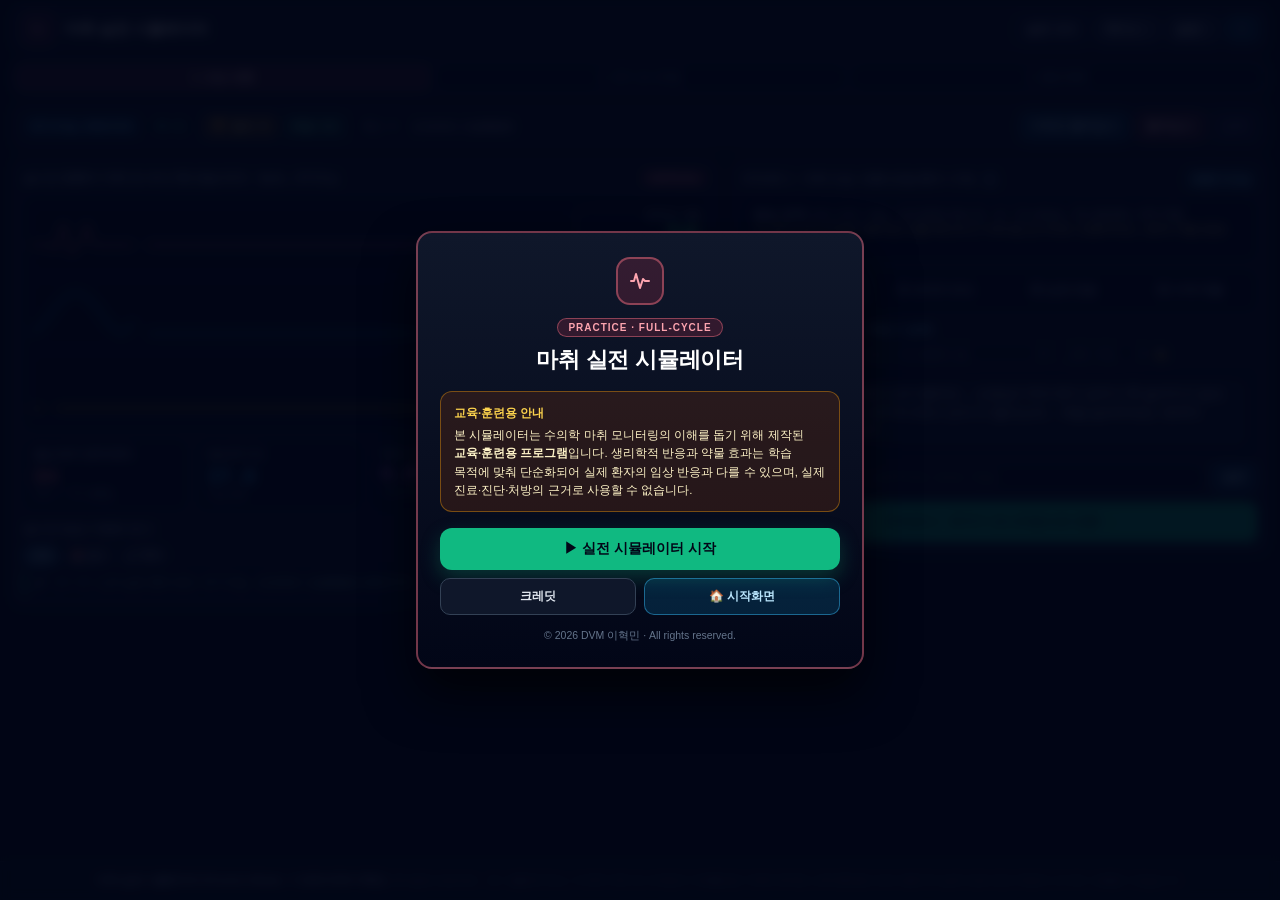
<file: critical.html>
<!DOCTYPE html>
<html lang="ko">
<head>
  <meta charset="UTF-8" />
  <meta name="viewport" content="width=device-width, initial-scale=1.0" />
  <title>마취 실전 시뮬레이터 (Practice Mode)</title>
  <style>
    *, *::before, *::after { box-sizing: border-box; }
    html, body { margin: 0; padding: 0; background: #05080f; color: #e2e8f0; font-family: -apple-system, BlinkMacSystemFont, "Segoe UI", "Malgun Gothic", sans-serif; word-break: keep-all; }
    body { min-height: 100vh; display: flex; flex-direction: column; }
    .mono { font-family: ui-monospace, SFMono-Regular, Menlo, Monaco, Consolas, monospace; font-variant-numeric: tabular-nums; }
    .hidden { display: none !important; }
    .wrap { width: 100%; max-width: 1420px; margin: 0 auto; padding: 10px 12px 24px; flex: 1; display: flex; flex-direction: column; gap: 10px; }

    /* Start Screen & Modals */
    .overlay { position: fixed; inset: 0; z-index: 90; display: flex; align-items: center; justify-content: center; background: rgba(2,6,23,0.9); backdrop-filter: blur(6px); padding: 14px; }
    .modal-card { width: 100%; max-width: 680px; max-height: 88vh; display: flex; flex-direction: column; border-radius: 16px; border: 1px solid #334155; background: #0b1220; box-shadow: 0 24px 60px rgba(0,0,0,0.7); overflow: hidden; }
    .modal-hdr { display: flex; align-items: center; justify-content: space-between; gap: 8px; padding: 12px 16px; border-bottom: 1px solid #1e293b; background: #0f172a; }
    .modal-body { padding: 14px 16px; overflow-y: auto; font-size: 12.5px; line-height: 1.55; }

    /* Header */
    header { display: flex; flex-wrap: wrap; align-items: center; justify-content: space-between; gap: 8px; padding: 10px 12px; border-radius: 12px; border: 1px solid #1e293b; background: #0b1220; }
    .brand { display: flex; align-items: center; gap: 10px; }
    .brand-icon { width: 34px; height: 34px; border-radius: 10px; background: rgba(244,63,94,0.16); border: 1px solid rgba(251,113,133,0.45); display: flex; align-items: center; justify-content: center; font-weight: 900; color: #fda4af; font-size: 13px; }
    .hdr-controls { display: flex; flex-wrap: wrap; align-items: center; gap: 6px; }
    .seg { display: inline-flex; background: #020617; border: 1px solid #334155; border-radius: 8px; padding: 2px; }
    .seg button { border: 0; background: transparent; color: #94a3b8; padding: 4px 9px; border-radius: 6px; font-size: 11.5px; font-weight: 700; cursor: pointer; white-space: nowrap; }
    .seg button.active { background: #38bdf8; color: #020617; }
    select.ctrl-sel { background: #020617; color: #f8fafc; border: 1px solid #334155; border-radius: 8px; padding: 5px 8px; font-size: 11.5px; font-weight: 700; max-width: 100%; }
    .btn { border: 1px solid #334155; background: #0f172a; color: #e2e8f0; border-radius: 8px; padding: 6px 10px; font-size: 11.5px; font-weight: 700; cursor: pointer; white-space: nowrap; transition: filter 0.15s; }
    .btn:hover { filter: brightness(1.15); }
    .btn:disabled { opacity: 0.42; cursor: not-allowed; }
    .btn-rose { background: rgba(244,63,94,0.2); border-color: rgba(251,113,133,0.5); color: #fecdd3; }
    .btn-sky { background: rgba(14,165,233,0.2); border-color: rgba(56,189,248,0.5); color: #bae6fd; }
    .btn-emerald { background: #10b981; border-color: #34d399; color: #022c22; }
    .btn-amber { background: rgba(245,158,11,0.2); border-color: rgba(251,191,36,0.5); color: #fde68a; }
    .btn-indigo { background: rgba(99,102,241,0.22); border-color: rgba(129,140,248,0.5); color: #c7d2fe; }
    .btn-violet { background: rgba(139,92,246,0.2); border-color: rgba(167,139,250,0.5); color: #ddd6fe; }

    /* Phase Stepper */
    .phase-bar { display: grid; grid-template-columns: repeat(3, minmax(0, 1fr)); gap: 6px; padding: 6px; border-radius: 12px; border: 1px solid #1e293b; background: #0b1220; }
    .phase-pill { padding: 8px 6px; border-radius: 8px; text-align: center; font-size: 11.5px; font-weight: 800; color: #64748b; background: #020617; border: 1px solid #1e293b; white-space: nowrap; }
    .phase-pill.active { background: rgba(244,63,94,0.18); border-color: rgba(251,113,133,0.6); color: #fecdd3; }
    .phase-pill.done { background: rgba(16,185,129,0.16); border-color: rgba(52,211,153,0.45); color: #6ee7b7; }

    /* Patient Status Strip */
    .status-strip { display: flex; flex-wrap: wrap; align-items: center; justify-content: space-between; gap: 8px; padding: 8px 12px; border-radius: 10px; border: 1px solid #1e293b; background: #0b1220; font-size: 11.5px; }
    .badge { display: inline-flex; align-items: center; padding: 3px 8px; border-radius: 6px; font-weight: 800; font-size: 11px; white-space: nowrap; }

    /* Main Layout */
    .main-grid { display: grid; grid-template-columns: 1fr; gap: 10px; }
    @media (min-width: 1024px) { .main-grid { grid-template-columns: 1.25fr 0.95fr; align-items: start; } }

    .panel { border-radius: 12px; border: 1px solid #1e293b; background: #0b1220; padding: 12px; }
    .panel-title { font-size: 12px; font-weight: 800; color: #94a3b8; margin-bottom: 8px; display: flex; align-items: center; justify-content: space-between; gap: 6px; }

    /* Live Monitor Waveforms */
    .wave-box { border-radius: 10px; border: 1px solid #1e293b; background: #020617; padding: 8px; margin-bottom: 8px; }
    .wave-row { display: grid; grid-template-columns: 1fr 122px; gap: 8px; align-items: center; padding: 4px 0; border-bottom: 1px solid #0f172a; }
    .wave-row:last-child { border-bottom: 0; }
    canvas.wave { width: 100%; height: 64px; display: block; border-radius: 6px; background: #030712; }
    .vital-readout { text-align: right; }
    .vital-val { font-size: 28px; font-weight: 900; line-height: 1.05; }
    .vital-lbl { font-size: 10px; font-weight: 800; color: #94a3b8; }
    .vital-sub { font-size: 10px; font-weight: 700; margin-top: 2px; }
    .rhythm-tag { display: inline-block; padding: 2px 6px; border-radius: 5px; font-size: 9.5px; font-weight: 800; margin-top: 2px; }

    .kpi-grid { display: grid; grid-template-columns: repeat(2, minmax(0, 1fr)); gap: 8px; }
    @media (min-width: 560px) { .kpi-grid { grid-template-columns: repeat(4, minmax(0, 1fr)); } }
    .kpi-card { border-radius: 10px; border: 1px solid #1e293b; background: #020617; padding: 8px 10px; }

    /* Action Controls */
    .choice-grid { display: grid; grid-template-columns: 1fr; gap: 6px; margin-bottom: 8px; }
    @media (min-width: 520px) { .choice-grid.two { grid-template-columns: repeat(2, minmax(0, 1fr)); } }
    .choice-btn { text-align: left; padding: 9px 10px; border-radius: 9px; border: 1px solid #334155; background: #0f172a; color: #e2e8f0; cursor: pointer; font-size: 11.5px; transition: all 0.15s; }
    .choice-btn:hover { border-color: #38bdf8; }
    .choice-btn.selected { background: rgba(14,165,233,0.18); border-color: #38bdf8; color: #fff; }
    .choice-btn small { display: block; color: #94a3b8; font-size: 10.5px; margin-top: 2px; }

    .drug-subtabs { display: grid; grid-template-columns: repeat(3, minmax(0, 1fr)); gap: 5px; margin-bottom: 8px; }
    .drug-subtab { padding: 6px 4px; border-radius: 8px; border: 1px solid #334155; background: #020617; color: #94a3b8; font-size: 11px; font-weight: 800; cursor: pointer; text-align: center; white-space: nowrap; }
    .drug-subtab.active { background: rgba(244,63,94,0.2); border-color: #fb7185; color: #fecdd3; }
    .drug-grid { display: grid; grid-template-columns: repeat(2, minmax(0, 1fr)); gap: 6px; }

    .slider-row { margin-bottom: 8px; }
    .slider-hdr { display: flex; justify-content: space-between; font-size: 11.5px; font-weight: 700; margin-bottom: 3px; }
    input[type=range] { width: 100%; accent-color: #38bdf8; }

    /* Chat & Log */
    .chat-box { max-height: 150px; overflow-y: auto; border-radius: 8px; border: 1px solid #1e293b; background: #020617; padding: 8px; display: flex; flex-direction: column; gap: 6px; margin-bottom: 6px; font-size: 11.5px; }
    .chat-msg { padding: 6px 8px; border-radius: 7px; border: 1px solid #1e293b; }
    .chat-msg.owner { background: #0f172a; color: #e2e8f0; }
    .chat-msg.vet { background: rgba(14,165,233,0.14); border-color: rgba(56,189,248,0.35); color: #bae6fd; }
    .log-box { max-height: 160px; overflow-y: auto; font-size: 11px; display: flex; flex-direction: column; gap: 4px; }
    .log-item { padding: 4px 7px; border-radius: 6px; background: #020617; border-left: 3px solid #475569; }
    .log-item.good { border-left-color: #10b981; color: #a7f3d0; }
    .log-item.warn { border-left-color: #f59e0b; color: #fde68a; }
    .log-item.danger { border-left-color: #f43f5e; color: #fecdd3; background: rgba(136,19,55,0.22); }

    /* Lab & Phys Tables */
    .lab-tabs { display: flex; gap: 6px; padding: 8px 16px; background: #080d18; border-bottom: 1px solid #1e293b; flex-wrap: wrap; }
    .lab-tab { padding: 6px 12px; border-radius: 8px; border: 1px solid #334155; background: #0f172a; color: #94a3b8; font-size: 11.5px; font-weight: 700; cursor: pointer; white-space: nowrap; }
    .lab-tab.active { background: #0284c7; border-color: #38bdf8; color: #fff; }
    .lab-table { width: 100%; border-collapse: collapse; font-size: 11.5px; margin-bottom: 10px; }
    .lab-table th, .lab-table td { padding: 5px 8px; border-bottom: 1px solid #1e293b; text-align: left; }
    .lab-table th { color: #94a3b8; background: #0f172a; font-size: 10.5px; }
    .lab-val-hi { color: #fb7185; font-weight: 800; }
    .lab-val-lo { color: #38bdf8; font-weight: 800; }
    .lab-val-ok { color: #e2e8f0; font-weight: 600; }
    .lab-flag { display: inline-block; padding: 1px 5px; border-radius: 4px; font-size: 9.5px; font-weight: 800; margin-left: 4px; }
    .lab-flag-hi { background: rgba(244,63,94,0.2); color: #fda4af; border: 1px solid rgba(244,63,94,0.45); }
    .lab-flag-lo { background: rgba(56,189,248,0.2); color: #7dd3fc; border: 1px solid rgba(56,189,248,0.45); }
    .poc-grid { display: grid; grid-template-columns: repeat(2, minmax(0, 1fr)); gap: 8px; }
    @media (min-width: 520px) { .poc-grid { grid-template-columns: repeat(3, minmax(0, 1fr)); } }
    .poc-item { padding: 8px 10px; border-radius: 10px; border: 1px solid #1e293b; background: #0f172a; }
    .poc-item.abn-hi { border-color: rgba(244,63,94,0.55); background: rgba(136,19,55,0.22); }
    .poc-item.abn-lo { border-color: rgba(56,189,248,0.55); background: rgba(12,74,110,0.25); }
    .phys-sys-card { border: 1px solid #1e293b; background: #0f172a; border-radius: 10px; padding: 10px; margin-bottom: 8px; }
    .phys-grid { display: grid; grid-template-columns: repeat(2, minmax(0, 1fr)); gap: 6px; }
    @media (min-width: 560px) { .phys-grid { grid-template-columns: repeat(3, minmax(0, 1fr)); } }
    .phys-sys-title { font-size: 11.5px; font-weight: 800; color: #38bdf8; margin-bottom: 8px; display: flex; justify-content: space-between; }
    .phys-cell { padding: 6px 8px; border-radius: 8px; background: #020617; border: 1px solid #1e293b; }
    .phys-bar-bg { height: 4px; border-radius: 99px; background: #1e293b; margin-top: 4px; overflow: hidden; }
    .phys-bar-fill { height: 100%; border-radius: 99px; transition: width 0.25s; }

    /* Toast */
    #toast-wrap { position: fixed; top: 14px; right: 14px; z-index: 120; display: flex; flex-direction: column; gap: 6px; max-width: 340px; pointer-events: none; }
    .toast { padding: 9px 12px; border-radius: 10px; font-size: 11.5px; font-weight: 700; border: 1px solid #334155; background: rgba(15,23,42,0.96); color: #f8fafc; box-shadow: 0 10px 25px rgba(0,0,0,0.5); }
    .toast.good { border-color: #10b981; color: #a7f3d0; }
    .toast.warn { border-color: #f59e0b; color: #fde68a; }
    .toast.danger { border-color: #f43f5e; color: #fecdd3; background: rgba(69,10,10,0.96); }

    footer { text-align: center; padding: 12px; font-size: 10.5px; color: #64748b; border-top: 1px solid #1e293b; background: #070b14; }
  
    /* Mobile visibility & anti-wrap polish */
    @media (max-width: 767px) {
      .wrap { padding: 8px 8px 20px; gap: 8px; }
      header { padding: 9px 10px; gap: 8px; }
      .hdr-controls { width: 100%; gap: 5px; }
      .hdr-controls select.ctrl-sel { width: 100%; font-size: 12px; padding: 7px 8px; }
      .hdr-controls .btn { flex: 1 1 calc(33% - 6px); text-align: center; padding: 7px 6px; font-size: 11px; }
      .phase-bar { gap: 4px; padding: 5px; }
      .phase-pill { font-size: 10.5px; padding: 7px 3px; letter-spacing: -0.02em; }
      .status-strip { flex-direction: column; align-items: stretch; gap: 7px; padding: 8px 10px; }
      .status-strip > div:last-child { display: grid !important; grid-template-columns: repeat(3, minmax(0, 1fr)); gap: 5px; }
      .status-strip > div:last-child .btn { width: 100%; text-align: center; padding: 7px 4px; font-size: 11px; }
      .wave-row { grid-template-columns: 1fr 94px; gap: 6px; }
      canvas.wave { height: 54px; }
      .vital-val { font-size: 22px; }
      .rhythm-tag { font-size: 9px; padding: 2px 4px; }
      .kpi-grid { gap: 6px; }
      .kpi-card { padding: 7px 8px; }
      .panel { padding: 10px; }
      .drug-grid .btn { padding: 9px 6px !important; font-size: 11.5px; }
      .modal-card { max-height: 92vh; }
      .modal-body { padding: 12px; }
    }
  
    .ctrl-tabs { display: grid; grid-template-columns: repeat(4, minmax(0, 1fr)); gap: 5px; margin-bottom: 10px; background: #020617; padding: 5px; border-radius: 10px; border: 1px solid #1e293b; }
    .ctrl-tabs.two { grid-template-columns: repeat(2, minmax(0, 1fr)); }
    .ctrl-tab { padding: 7px 6px; border-radius: 7px; border: 1px solid transparent; background: transparent; color: #94a3b8; font-size: 11.5px; font-weight: 800; cursor: pointer; transition: 0.15s; white-space: nowrap; overflow: hidden; text-overflow: ellipsis; }
    .ctrl-tab:hover { color: #e2e8f0; background: rgba(30,41,59,0.7); }
    .ctrl-tab.active { background: rgba(56,189,248,0.18); color: #7dd3fc; border-color: rgba(56,189,248,0.5); }
    @media (max-width: 640px) { .ctrl-tabs { grid-template-columns: repeat(2, minmax(0, 1fr)); } }
    @keyframes scoreDeltaPop {
      0% { opacity: 0; transform: translateY(4px) scale(0.85); }
      20% { opacity: 1; transform: translateY(0) scale(1.12); }
      75% { opacity: 1; transform: translateY(-2px) scale(1); }
      100% { opacity: 0; transform: translateY(-8px) scale(0.95); }
    }
    .score-delta-pop { display: inline-flex; align-items: center; padding: 2px 6px; border-radius: 5px; font-size: 10.5px; font-weight: 900; pointer-events: none; }
    .score-delta-pop.plus { background: #10b981; color: #022c22; }
    .score-delta-pop.minus { background: #f43f5e; color: #fff; }
    .score-delta-active { animation: scoreDeltaPop 1.35s ease-out forwards; }
    body.immersive-full .wrap { max-width: 100%; padding: 6px; }
  </style>
  <link rel="stylesheet" href="ui-enhance.css" />
</head>
<body>
  <div id="toast-wrap"></div>

  <!-- Start Screen -->
  <div id="start-screen" class="overlay" role="dialog" aria-modal="true" aria-labelledby="start-title">
    <div style="width:100%; max-width:448px; border-radius:16px; border:2px solid rgba(251,113,133,0.45); background:linear-gradient(180deg,#0f172a,#020617); padding:24px 22px; text-align:center; box-shadow:0 25px 50px rgba(0,0,0,0.65);">
      <div style="margin:0 auto 12px; width:48px; height:48px; border-radius:14px; display:flex; align-items:center; justify-content:center; background:rgba(244,63,94,0.16); border:2px solid rgba(251,113,133,0.45); color:#fda4af;">
        <svg width="24" height="24" fill="none" viewBox="0 0 24 24" stroke="currentColor" stroke-width="2"><path stroke-linecap="round" stroke-linejoin="round" d="M3 12h3l2-7 4 14 3-9 2 2h4"/></svg>
      </div>
      <div style="display:inline-block; padding:3px 10px; border-radius:999px; background:rgba(244,63,94,0.16); border:1px solid rgba(251,113,133,0.45); color:#fda4af; font-size:10px; font-weight:800; letter-spacing:0.1em; margin-bottom:8px;">PRACTICE · FULL-CYCLE</div>
      <h1 id="start-title" style="margin:0; font-size:22px; font-weight:800; color:#fff; letter-spacing:-0.01em;">마취 실전 시뮬레이터</h1>

      <div style="margin-top:16px; padding:12px 13px; border-radius:12px; background:rgba(120,53,15,0.28); border:1px solid rgba(245,158,11,0.4); text-align:left; font-size:11.5px; line-height:1.58; color:#fef3c7;">
        <div style="font-weight:800; color:#fcd34d; margin-bottom:4px;">교육·훈련용 안내</div>
        본 시뮬레이터는 수의학 마취 모니터링의 이해를 돕기 위해 제작된 <strong>교육·훈련용 프로그램</strong>입니다. 생리학적 반응과 약물 효과는 학습 목적에 맞춰 단순화되어 실제 환자의 임상 반응과 다를 수 있으며, 실제 진료·진단·처방의 근거로 사용할 수 없습니다.
      </div>

      <div style="margin-top:16px; display:flex; flex-direction:column; gap:8px;">
        <button id="btn-start-sim" type="button" style="width:100%; border-radius:12px; border:none; background:#10b981; padding:12px; font-size:13.5px; font-weight:800; color:#020617; cursor:pointer; box-shadow:0 8px 20px rgba(16,185,129,0.25);">
          ▶ 실전 시뮬레이터 시작
        </button>
        <div style="display:grid; grid-template-columns:1fr 1fr; gap:8px;">
          <button id="btn-open-credits" type="button" style="border-radius:10px; border:1px solid #334155; background:#0f172a; padding:9px; font-size:12px; font-weight:700; color:#e2e8f0; cursor:pointer;">
            크레딧
          </button>
          <button id="btn-portal-home" type="button" style="border-radius:10px; border:1px solid rgba(56,189,248,0.45); background:rgba(14,165,233,0.16); padding:9px; font-size:12px; font-weight:700; color:#bae6fd; cursor:pointer;">
            🏠 시작화면
          </button>
        </div>
      </div>

      <div style="margin-top:14px; font-size:10.5px; color:#64748b;">© 2026 DVM 이혁민 · All rights reserved.</div>
    </div>
  </div>

  <!-- Credits Modal -->
  <div id="credits-modal" class="overlay hidden">
    <div class="modal-card" style="max-width:380px;">
      <div class="modal-hdr">
        <strong style="color:#fff;">크레딧</strong>
        <button id="btn-credits-close" type="button" class="btn">닫기</button>
      </div>
      <div class="modal-body" style="text-align:center; padding:22px;">
        <div style="font-size:14px; font-weight:800; color:#fff; margin-bottom:8px;">마취 실전 시뮬레이터</div>
        <div style="font-size:12.5px; color:#cbd5e1; margin-bottom:4px;"><strong>제작:</strong> DVM 이혁민</div>
        <div style="font-size:12.5px; color:#cbd5e1; margin-bottom:12px;"><strong>제작 도구:</strong> Gemini</div>
        <div style="font-size:10.5px; color:#64748b;">© 2026 DVM 이혁민. All rights reserved.</div>
      </div>
    </div>
  </div>

  <!-- Dose Calculator Modal (mL 직접 계산 모드) -->
  <div id="dose-modal" class="overlay hidden" role="dialog" aria-modal="true" aria-label="약물 용량 계산">
    <div class="modal-card" style="max-width:460px;">
      <div class="modal-hdr">
        <div>
          <div style="font-size:10px; color:#fbbf24; font-weight:800;">REAL-TIME SYRINGE DOSE CALCULATOR · 정확 계산 시 +2점</div>
          <div id="dose-drug-title" style="font-size:14px; font-weight:800; color:#fff;">약물 투여량 (mL) 계산</div>
        </div>
        <button id="btn-dose-cancel" type="button" class="btn">취소</button>
      </div>
      <div class="modal-body">
        <div id="dose-info-box" style="padding:10px; border-radius:10px; background:#020617; border:1px solid #1e293b; margin-bottom:10px; font-size:12px;"></div>
        <label style="display:block; font-size:11.5px; font-weight:700; color:#cbd5e1; margin-bottom:5px;">주사기 투여량 직접 입력 (mL)</label>
        <div style="display:flex; gap:6px; align-items:center; margin-bottom:8px;">
          <button id="btn-dose-m05" type="button" class="btn">-0.5</button>
          <button id="btn-dose-m01" type="button" class="btn">-0.1</button>
          <input id="dose-input-ml" type="number" step="0.01" min="0.01" max="50" style="flex:1; background:#020617; border:1px solid #38bdf8; color:#fff; border-radius:8px; padding:8px; font-size:16px; font-weight:800; text-align:center;" class="mono" />
          <button id="btn-dose-p01" type="button" class="btn">+0.1</button>
          <button id="btn-dose-p05" type="button" class="btn">+0.5</button>
        </div>
        <div style="font-size:10.5px; color:#94a3b8; margin-bottom:12px;">공식: <span class="mono" style="color:#7dd3fc;">투여량(mL) = 체중(kg) × 용량(mg/kg) ÷ 약물농도(mg/mL)</span> · 정확 계산 시 <strong style="color:#34d399;">+2점 보너스</strong>, 과량 투여 시 즉시 약물 독성 발생!</div>
        <button id="btn-dose-confirm" type="button" class="btn btn-emerald" style="width:100%; padding:10px; font-size:13px;">💉 계산한 용량으로 IV 투여</button>
      </div>
    </div>
  </div>

  <!-- Pre-Op Lab Modal -->
  <div id="preop-lab-modal" class="overlay hidden">
    <div class="modal-card" style="max-width:720px;">
      <div class="modal-hdr">
        <div>
          <div style="font-size:10px; color:#38bdf8; font-weight:800;">PRE-ANESTHETIC LAB PANEL</div>
          <div id="preop-lab-title" style="font-size:14px; font-weight:800; color:#fff;">마취 전 혈액검사</div>
        </div>
        <button id="btn-preop-lab-close" type="button" class="btn">닫기</button>
      </div>
      <div id="preop-lab-meta" style="padding:8px 16px; background:#09101f; border-bottom:1px solid #1e293b; font-size:11px; color:#cbd5e1;"></div>
      <div class="lab-tabs" id="preop-lab-tabs">
        <button type="button" class="lab-tab active" data-labtab="vbg">정맥혈액가스 (VBG 8+13)</button>
        <button type="button" class="lab-tab" data-labtab="chem">Chemistry</button>
        <button type="button" class="lab-tab" data-labtab="cbc">CBC (5-Diff·PLT)</button>
      </div>
      <div class="modal-body" id="preop-lab-body"></div>
    </div>
  </div>

  <!-- POC Lab Snapshot Modal (10 items) -->
  <div id="poc-lab-modal" class="overlay hidden">
    <div class="modal-card" style="max-width:560px;">
      <div class="modal-hdr">
        <div>
          <div style="font-size:10px; color:#fda4af; font-weight:800;">INTRA-OP POC LAB SNAPSHOT</div>
          <div style="font-size:14px; font-weight:800; color:#fff;">수술 중 현장 혈액검사 (10종)</div>
        </div>
        <button id="btn-poc-lab-close" type="button" class="btn">닫기</button>
      </div>
      <div id="poc-lab-meta" style="padding:8px 16px; background:#09101f; border-bottom:1px solid #1e293b; font-size:11px; color:#94a3b8;"></div>
      <div class="modal-body" id="poc-lab-body"></div>
    </div>
  </div>

  <!-- 27-Var Hidden Physiology Modal (Easy / Arrested only) -->
  <div id="phys-state-modal" class="overlay hidden">
    <div class="modal-card" style="max-width:760px;">
      <div class="modal-hdr">
        <div>
          <div style="font-size:10px; color:#c4b5fd; font-weight:800;">HIDDEN PHYSIOLOGY ENGINE · 27 VARIABLES</div>
          <div style="font-size:14px; font-weight:800; color:#fff;">내부 생리 상태 (초급 · 사망 후 복기 전용)</div>
        </div>
        <button id="btn-phys-state-close" type="button" class="btn">닫기</button>
      </div>
      <div id="phys-state-meta" style="padding:8px 16px; background:#09101f; border-bottom:1px solid #1e293b; font-size:11px; color:#cbd5e1;"></div>
      <div class="modal-body" id="phys-state-body"></div>
    </div>
  </div>

  <!-- Final Full-Cycle Report Modal -->
  <div id="report-modal" class="overlay hidden">
    <div class="modal-card" style="max-width:660px;">
      <div class="modal-hdr">
        <div>
          <div style="font-size:10px; color:#34d399; font-weight:800;">PRACTICE FULL-CYCLE DEBRIEFING</div>
          <div style="font-size:15px; font-weight:900; color:#fff;">실전 마취 최종 평가 리포트</div>
        </div>
        <button id="btn-report-close" type="button" class="btn">닫기</button>
      </div>
      <div class="modal-body" id="report-body"></div>
      <div style="padding:10px 16px; border-top:1px solid #1e293b; background:#0f172a; display:flex; flex-wrap:wrap; gap:8px; justify-content:space-between;">
        <div style="display:flex; gap:6px; flex-wrap:wrap;">
          <button id="btn-report-ai" type="button" class="btn btn-indigo">✦ Gemini AI 심층 분석</button>
          <button id="btn-report-soap" type="button" class="btn btn-sky">📄 SOAP 기록지</button>
        </div>
        <button id="btn-report-restart" type="button" class="btn btn-emerald">다시 플레이</button>
      </div>
    </div>
  </div>

  <div class="wrap">
    <header>
      <div class="brand">
        <div class="brand-icon">
          <svg width="18" height="18" fill="none" viewBox="0 0 24 24" stroke="currentColor" stroke-width="2"><path stroke-linecap="round" stroke-linejoin="round" d="M3 12h3l2-7 4 14 3-9 2 2h4"/></svg>
        </div>
        <div>
          <div style="font-size:15px; font-weight:900; color:#fff;">마취 실전 시뮬레이터</div>
        </div>
      </div>
      <div class="hdr-controls">
        <div class="seg" role="group" aria-label="축종">
          <button id="sp-dog" type="button" class="active">개</button>
          <button id="sp-cat" type="button">고양이</button>
        </div>
        <select id="case-select" class="ctrl-sel" aria-label="실전 케이스 선택">
          <option value="hyperk">1. [실전] 요로폐쇄 고칼륨혈증 (K⁺ 7.8 · ECG 변화)</option>
          <option value="sepsis">2. [실전] 담낭파열·패혈성 복막염 (ALP 1420 · 저혈당)</option>
          <option value="cardiac">3. [실전] 중증 심부전 (MMVD C / HCM · 폐수종)</option>
          <option value="hemorrhage">4. [실전] 비장 종괴 출혈 쇼크 (HCT 19% · VT 위험)</option>
          <option value="boas_icp">5. [실전] 단두종 + 두개내압 상승 (쿠싱 반사)</option>
        </select>
        <button id="btn-ai-case" type="button" class="btn btn-indigo">✦ AI 랜덤환자</button>
        <button id="btn-calc-toggle" type="button" class="btn" title="클릭하여 약물 용량(mL) 직접 계산 모드로 전환 (정확 계산 시 +2점)">🧮 직접계산 OFF (자동)</button>
        <button id="btn-mode-easy" type="button" class="btn" title="초급 학습 모드(상태창 열람 허용) 전환">실전 모드</button>
        <button id="btn-fullscreen" type="button" class="btn btn-sky" title="전체화면 전환">⛶</button>
        <button id="btn-reset" type="button" class="btn">초기화</button>
        <button id="btn-back-start" type="button" class="btn">시작화면</button>
      </div>
    </header>

    <!-- 3-Stage Continuous Phase Bar -->
    <div class="phase-bar">
      <div id="phase-pill-1" class="phase-pill active">1. 도입–전환</div>
      <div id="phase-pill-2" class="phase-pill">2. 유지 모니터링</div>
      <div id="phase-pill-3" class="phase-pill">3. 종료·회복</div>
    </div>

    <!-- Patient Info & Lab/State Buttons -->
    <div class="status-strip">
      <div style="display:flex; flex-wrap:wrap; align-items:center; gap:6px;">
        <span id="badge-patient" class="badge" style="background:rgba(14,165,233,0.16); color:#7dd3fc;">개 7.2 kg · ASA IV-E</span>
        <span id="badge-clock" class="badge mono" style="background:#020617; color:#34d399; border:1px solid #1e293b;">00:00</span>
        <span id="badge-score" class="badge mono" style="background:rgba(245,158,11,0.18); color:#fde68a; border:1px solid rgba(251,191,36,0.4);">🏆 점수 0</span>
        <span id="score-delta-pop" class="score-delta-pop plus hidden">+2</span>
        <span id="badge-solved" class="badge mono" style="background:rgba(16,185,129,0.14); color:#6ee7b7; border:1px solid rgba(52,211,153,0.3);">해결 0건</span>
        <span id="badge-best" class="badge mono" style="background:#020617; color:#94a3b8; border:1px solid #1e293b;">최고 0</span>
        <span id="patient-brief" style="color:#cbd5e1; font-size:11px;"></span>
      </div>
      <div style="display:flex; flex-wrap:wrap; gap:6px;">
        <button id="btn-preop-lab" type="button" class="btn btn-sky">마취전 혈액검사</button>
        <button id="btn-poc-lab" type="button" class="btn btn-rose">혈액검사</button>
        <button id="btn-phys-state" type="button" class="btn btn-violet">상태</button>
      </div>
    </div>

    <!-- Main Split Grid: Left Live Monitor (7-Rhythm ECG!) | Right Stage Controller -->
    <div class="main-grid">
      <section class="panel">
        <div class="panel-title">
          <span>실시간 중환자 마취 모니터 (7종 정밀 ECG · SpO₂ · ETCO₂)</span>
          <span id="alarm-pill" class="badge" style="background:rgba(16,185,129,0.18); color:#6ee7b7;">STABLE</span>
        </div>

        <div class="wave-box">
          <div class="wave-row">
            <canvas id="cv-ecg" class="wave"></canvas>
            <div class="vital-readout">
              <div class="vital-lbl">ECG II · HR</div>
              <div id="val-hr" class="vital-val mono" style="color:#4ade80;">92</div>
              <div id="rhythm-badge" class="rhythm-tag" style="background:rgba(16,185,129,0.18); color:#6ee7b7;">NSR</div>
            </div>
          </div>
          <div class="wave-row">
            <canvas id="cv-pleth" class="wave"></canvas>
            <div class="vital-readout">
              <div class="vital-lbl">PLETH · SpO₂</div>
              <div id="val-spo2" class="vital-val mono" style="color:#38bdf8;">99%</div>
              <div id="sub-spo2" class="vital-sub" style="color:#7dd3fc;">정상 산소화</div>
            </div>
          </div>
          <div class="wave-row">
            <canvas id="cv-co2" class="wave"></canvas>
            <div class="vital-readout">
              <div class="vital-lbl">CAPNO · ETCO₂</div>
              <div id="val-co2" class="vital-val mono" style="color:#facc15;">42</div>
              <div id="sub-co2" class="vital-sub" style="color:#fde047;">RR 12 · Paw 11</div>
            </div>
          </div>
        </div>

        <div class="kpi-grid">
          <div class="kpi-card">
            <div class="vital-lbl">혈압 MAP (SBP/DBP)</div>
            <div id="val-map" class="mono" style="font-size:20px; font-weight:900; color:#fb7185; margin-top:2px;">82</div>
            <div id="sub-bp" class="mono" style="font-size:10px; color:#94a3b8;">108 / 69 mmHg</div>
          </div>
          <div class="kpi-card">
            <div class="vital-lbl">체온 BT (°C)</div>
            <div id="val-bt" class="mono" style="font-size:20px; font-weight:900; color:#38bdf8; margin-top:2px;">37.8</div>
            <div id="sub-bt" style="font-size:10px; color:#94a3b8;">가온 ON</div>
          </div>
          <div class="kpi-card">
            <div class="vital-lbl">EtIso / MAC</div>
            <div id="val-iso" class="mono" style="font-size:20px; font-weight:900; color:#e879f9; margin-top:2px;">0.0%</div>
            <div id="sub-iso" style="font-size:10px; color:#94a3b8;">도입 대기</div>
          </div>
          <div class="kpi-card">
            <div class="vital-lbl">신체검사 (MMC·CRT)</div>
            <div id="val-mmc" style="font-size:13px; font-weight:800; color:#f472b6; margin-top:4px;">Pink · 1.5s</div>
            <div id="sub-reflex" style="font-size:10px; color:#94a3b8;">안검(+) · 턱긴장(+)</div>
          </div>
        </div>

        <div style="margin-top:10px;">
          <div class="panel-title"><span>실시간 임상 이벤트 로그</span><span id="ecg-hint" style="font-size:10.5px; color:#fbbf24;"></span></div>
          <div id="log-box" class="log-box"></div>
        </div>
      </section>

      <!-- Right: Dynamic Stage Panel -->
      <aside class="panel" id="stage-panel"></aside>
    </div>
  </div>

  <footer>
    <strong style="color:#94a3b8;">마취 실전 시뮬레이터 (Practice Mode) · © 2026 DVM 이혁민.</strong> All rights reserved. · 본 시뮬레이터는 수의학 마취 모니터링의 이해를 돕기 위해 제작된 교육·훈련용 프로그램이며 실제 진료·진단·처방의 근거로 사용할 수 없습니다.
  </footer>

  

  <!-- AI Patient Case Generator Modal (Auto Random + Custom Briefing) -->
  <div id="ai-case-modal" style="position:fixed;inset:0;z-index:9999;background:rgba(2,6,23,0.82);backdrop-filter:blur(4px);display:none;align-items:center;justify-content:center;padding:16px;" role="dialog" aria-modal="true" aria-labelledby="ai-case-modal-title">
    <div style="width:100%;max-width:460px;background:#0f172a;border:1.5px solid rgba(129,140,248,0.5);border-radius:16px;padding:18px;color:#e2e8f0;box-shadow:0 24px 48px rgba(0,0,0,0.65);font-family:-apple-system,BlinkMacSystemFont,'Apple SD Gothic Neo','Malgun Gothic',sans-serif;">
      <div style="display:flex;align-items:center;justify-content:space-between;gap:8px;margin-bottom:12px;">
        <h3 id="ai-case-modal-title" style="margin:0;font-size:16px;font-weight:800;color:#c7d2fe;">✦ AI 환자 시나리오 생성 (Gemini)</h3>
        <button id="ai-case-modal-close" type="button" style="background:transparent;border:1px solid #334155;color:#94a3b8;border-radius:8px;padding:4px 9px;font-size:12px;font-weight:700;cursor:pointer;">닫기</button>
      </div>

      <div style="background:#020617;border:1px solid #1e293b;border-radius:12px;padding:12px;margin-bottom:12px;">
        <div style="font-size:12px;font-weight:700;color:#6ee7b7;margin-bottom:4px;">1) 완전 랜덤 자동 생성</div>
        <div style="font-size:11.5px;color:#94a3b8;line-height:1.45;margin-bottom:10px;">36종 품종 · 30종 수술 · 20종 기저질환 조합으로 매번 새로운 케이스를 출제합니다.</div>
        <button id="ai-case-btn-auto" type="button" style="width:100%;padding:10px 12px;border-radius:10px;border:none;background:#10b981;color:#020617;font-size:13px;font-weight:800;cursor:pointer;">🎲 AI 랜덤 자동 생성</button>
      </div>

      <div style="background:#020617;border:1px solid #1e293b;border-radius:12px;padding:12px;">
        <div style="font-size:12px;font-weight:700;color:#a5b4fc;margin-bottom:4px;">2) 직접 환자 브리핑 입력</div>
        <div style="font-size:11.5px;color:#94a3b8;line-height:1.45;margin-bottom:8px;">품종·연령·체중·수술·기저질환·혈액검사 등을 자유롭게 적으면 맞춤 시나리오를 생성합니다.</div>
        <textarea id="ai-case-brief-input" rows="3" placeholder="예: 12세 3.5kg 말티즈, MMVD C기, 담낭점액종 절제술 예정. 알부민 2.0, ALP 1400" style="width:100%;box-sizing:border-box;background:#0f172a;border:1px solid #334155;border-radius:9px;padding:9px 10px;color:#f8fafc;font-size:12.5px;line-height:1.45;resize:vertical;outline:none;font-family:inherit;margin-bottom:10px;"></textarea>
        <button id="ai-case-btn-custom" type="button" style="width:100%;padding:10px 12px;border-radius:10px;border:none;background:#6366f1;color:#ffffff;font-size:13px;font-weight:800;cursor:pointer;">✦ 입력한 브리핑으로 AI 케이스 생성</button>
      </div>

      <div id="ai-case-modal-status" style="margin-top:10px;font-size:11.5px;color:#38bdf8;min-height:16px;text-align:center;"></div>
    </div>
  </div>

  <script>
    (function () {
      'use strict';
      const AI_API_PREFIX = (typeof location !== 'undefined' && location.hostname && location.hostname.endsWith('.pages.dev')) ? '/api' : ((typeof location !== 'undefined' && location.hostname && location.hostname.endsWith('.netlify.app')) ? '/.netlify/functions' : 'https://vet-anesthesia-lhm.netlify.app/.netlify/functions');

      function buildDiverseAiCaseContext(defaultSp) {
        const sp = Math.random() < 0.62 ? 'dog' : 'cat';
        // [breed, avgWt, sizeTag, brachy/specialTag]
        const dogBreeds = [
          ['말티즈', 3.4, 'small', 'toy'], ['토이푸들', 4.1, 'small', 'toy'], ['포메라니안', 2.8, 'small', 'toy'],
          ['치와와', 2.4, 'small', 'toy'], ['요크셔테리어', 3.1, 'small', 'toy'], ['비숑프리제', 5.8, 'small', 'small'],
          ['미니어처슈나우저', 7.4, 'small', 'small'], ['시츄', 6.2, 'small', 'brachy'], ['프렌치불독', 11.5, 'medium', 'brachy'],
          ['퍼그', 8.4, 'small', 'brachy'], ['닥스훈트', 6.8, 'small', 'chondro'], ['웰시코기', 12.2, 'medium', 'chondro'],
          ['비글', 10.5, 'medium', 'medium'], ['코커스패니얼', 11.8, 'medium', 'medium'], ['보더콜리', 17.5, 'medium', 'medium'],
          ['진돗개', 18.2, 'medium', 'medium'], ['시베리안허스키', 23.0, 'large', 'large'], ['골든리트리버', 29.5, 'large', 'large'],
          ['래브라도리트리버', 31.0, 'large', 'large'], ['저먼셰퍼드', 33.5, 'large', 'large'], ['도베르만', 34.0, 'large', 'large'],
          ['그레이하운드', 28.0, 'large', 'sighthound'], ['휘핏', 13.5, 'medium', 'sighthound'], ['그레이트데인', 54.0, 'large', 'giant']
        ];
        const catBreeds = [
          ['코리안숏헤어', 4.6, 'cat', 'normal'], ['러시안블루', 4.2, 'cat', 'normal'], ['브리티시숏헤어', 5.5, 'cat', 'hcm'],
          ['페르시안', 4.1, 'cat', 'brachycat'], ['랙돌', 5.8, 'cat', 'hcm'], ['메인쿤', 7.4, 'cat', 'hcm'],
          ['스코티시폴드', 4.5, 'cat', 'normal'], ['벵갈', 5.0, 'cat', 'normal'], ['스핑크스', 3.8, 'cat', 'hcm'],
          ['샴', 3.9, 'cat', 'normal'], ['노르웨이숲', 6.1, 'cat', 'hcm'], ['아메리칸숏헤어', 4.8, 'cat', 'normal']
        ];

        // Clinically realistic scenarios: species, allowed breed tags, age range [minAge, maxAge], surgery, dept, iso, risk, asa, baseHR, baseMAP, baseBT, tier, lab
        const DOG_CASES = [
          { tags:['toy','small'], age:[9,15], surg:'담낭점액종 담낭절제술', dept:'간담도', iso:1.2, risk:'MMVD Stage C(이첨판폐쇄부전·폐수종 병력) + 고ALP', asa:'ASA III', hr:128, map:70, bt:37.5, tier:'full', lab:{ HCT:40, ALB:2.7, K:4.0, Glu:104, ALP:1280, ALT:340, BUN:32, Crea:1.4 } },
          { tags:['toy','small'], age:[10,15], surg:'중증 치주염 전발치술', dept:'치과', iso:1.25, risk:'노령 MMVD Stage B2–C(수액 과부하 주의)', asa:'ASA III', hr:124, map:74, bt:37.3, tier:'full', lab:{ HCT:39, ALB:2.9, K:4.1, Glu:100, BUN:30, Crea:1.5 } },
          { tags:['toy','small'], age:[8,14], surg:'담낭파열 응급 담낭절제술', dept:'간담도응급', iso:1.05, risk:'패혈성 복막염·저알부민·저혈당·초고ALP', asa:'ASA IV-E', hr:148, map:58, bt:38.8, tier:'full', lab:{ HCT:36, ALB:1.9, K:3.6, Glu:64, ALP:1850, ALT:620, WBC:26.4, pH:7.23, pCO2:33, lactate:4.6 } },
          { tags:['large','giant'], age:[4,11], surg:'위확장염전(GDV) 응급 위고정술', dept:'응급복부', iso:1.05, risk:'저혈량·폐쇄성 쇼크·심실부정맥(VPC) 고위험', asa:'ASA IV-E', hr:156, map:56, bt:37.2, tier:'full', lab:{ HCT:52, ALB:2.3, K:3.5, Glu:76, pH:7.21, pCO2:32, lactate:5.6 } },
          { tags:['large','medium'], age:[8,14], surg:'비장종양 파열 응급 비장적출술', dept:'응급복부', iso:1.0, risk:'복강 출혈·중증 빈혈(PCV 21%)·저혈량 쇼크', asa:'ASA IV-E', hr:154, map:54, bt:36.4, tier:'emerg_none', lab:{ HCT:21, ALB:1.9, K:4.3, Glu:112, pH:7.22, pCO2:34, lactate:5.3 } },
          { tags:['medium','large'], age:[2,9], surg:'TPLO 십자인대 재건술', dept:'정형', iso:1.25, risk:'건강한 성견 정형수술(강력한 진통·국소차단 필요)', asa:'ASA II', hr:98, map:82, bt:38.0, tier:'chemi7', lab:{ HCT:45, ALB:3.4, K:4.2, Glu:102 } },
          { tags:['brachy'], age:[1,8], surg:'단두종 연구개절제·비공확장술(BOAS)', dept:'상부기도', iso:1.25, risk:'상부기도 폐쇄·미주신경 항진·발관 후 호흡곤란 주의', asa:'ASA III', hr:86, map:78, bt:38.4, tier:'chemi7', lab:{ HCT:44, ALB:3.3, K:4.3, pCO2:46, Glu:104 } },
          { tags:['chondro','brachy'], age:[3,9], surg:'흉요추 추간판탈출(IVDD) 반측추궁절제술', dept:'신경', iso:1.2, risk:'척수 압박·복와위 환기 저하·저혈압 주의', asa:'ASA II', hr:102, map:78, bt:37.8, tier:'full', lab:{ HCT:43, ALB:3.2, K:4.2, Glu:106 } },
          { tags:['toy'], age:[6,14], surg:'기관허탈 기관 내 스텐트 삽입술', dept:'호흡기', iso:1.15, risk:'중증 기도 허탈·저산소·회복기 기침 발작 위험', asa:'ASA III', hr:130, map:76, bt:37.6, tier:'full', lab:{ HCT:42, ALB:3.1, K:4.2, pCO2:48, Glu:98 } },
          { tags:['toy'], age:[0.4,1.5], surg:'문맥전신단락(PSS) 아메로이드 링 결찰', dept:'간혈관', iso:1.0, risk:'간기능 저하·저혈당·저알부민·약물대사 지연', asa:'ASA III', hr:142, map:68, bt:37.1, tier:'full', lab:{ HCT:33, ALB:1.9, Glu:58, BUN:5, ALT:185, ALP:160 } },
          { tags:['small','medium','large'], age:[6,13], surg:'자궁축농증 난소자궁적출술', dept:'산과응급', iso:1.15, risk:'패혈증·탈수·신전성 질소혈증·저혈압 위험', asa:'ASA III-E', hr:140, map:64, bt:39.0, tier:'full', lab:{ HCT:35, ALB:2.3, K:3.9, Glu:82, BUN:38, Crea:1.9, WBC:28.5, pH:7.28, lactate:3.2 } },
          { tags:['toy','small','brachy'], age:[2,7], surg:'난산 응급 제왕절개술', dept:'산과응급', iso:1.0, risk:'임신 말기 FRC 감소·대정맥 압박·태아 호흡억제 최소화', asa:'ASA III-E', hr:132, map:68, bt:37.5, tier:'chemi7', lab:{ HCT:31, ALB:2.4, iCa:1.02, Glu:76 } },
          { tags:['medium','large'], age:[8,14], surg:'부신종양(갈색세포종 의심) 적출술', dept:'내분비', iso:1.1, risk:'카테콜아민 급증·발작성 고혈압·심실성 부정맥', asa:'ASA IV', hr:134, map:114, bt:37.8, tier:'full', lab:{ HCT:43, ALB:3.1, K:4.0, Glu:144, ALP:460 } },
          { tags:['medium','large','small'], age:[8,13], surg:'췌장 인슐린종 절제술', dept:'내분비', iso:1.15, risk:'중증 저혈당(Glu 46)·지속 포도당 모니터링 필수', asa:'ASA III', hr:124, map:72, bt:37.4, tier:'full', lab:{ HCT:40, ALB:3.0, K:3.8, Glu:46, pH:7.34 } },
          { tags:['small','medium','large'], age:[7,14], surg:'비만세포종(MCT) 광범위 절제술', dept:'종양', iso:1.2, risk:'히스타민 유리·급성 저혈압·기관지경련 주의', asa:'ASA III', hr:122, map:70, bt:37.7, tier:'full', lab:{ HCT:41, ALB:3.0, K:4.1, Glu:102 } },
          { tags:['small','medium'], age:[8,14], surg:'방광결석 제거술', dept:'비뇨', iso:1.25, risk:'부신피질기능항진증(쿠싱) 동반·고혈압·혈전위험', asa:'ASA III', hr:116, map:106, bt:37.9, tier:'full', lab:{ HCT:45, ALB:3.2, K:3.9, Glu:152, ALP:940, ALT:230 } },
          { tags:['medium','large','small'], age:[2,8], surg:'외상성 골반 골절 내고정술', dept:'외상정형', iso:1.15, risk:'부신피질기능저하증(애디슨) 병력·저나트륨·고칼륨', asa:'ASA III-E', hr:76, map:62, bt:36.7, tier:'full', lab:{ HCT:34, ALB:2.6, Na:126, K:6.3, Glu:68, pH:7.26 } },
          { tags:['sighthound'], age:[2,9], surg:'대퇴골두절제술(FHO)', dept:'정형', iso:1.2, risk:'시각하운드 특이 약물대사 지연·저체지방 저체온·생리적 고PCV', asa:'ASA II', hr:72, map:82, bt:37.5, tier:'chemi7', lab:{ HCT:57, ALB:3.2, K:4.2, Glu:98, Crea:1.7 } },
          { tags:['small','medium'], age:[7,14], surg:'당뇨성 백내장 초음파유화술(Phaco)', dept:'안과', iso:1.2, risk:'당뇨병·고혈당·저혈당 교차 주의 및 안구심장반사', asa:'ASA III', hr:106, map:78, bt:37.7, tier:'full', lab:{ HCT:42, ALB:3.1, K:4.3, Glu:265 } },
          { tags:['toy','small','medium'], age:[0.4,1.2], surg:'동맥관개존증(PDA) 결찰술', dept:'흉부심장', iso:1.05, risk:'어린 자견 저혈당·저체온·개흉술 양압환기 필수', asa:'ASA III', hr:148, map:66, bt:37.3, tier:'chemi7', lab:{ HCT:34, ALB:2.7, K:4.4, Glu:74, ALP:210 } },
          { tags:['small','medium','large'], age:[1,4], surg:'식도·위 이물 내시경 제거술', dept:'내시경', iso:1.25, risk:'건강한 성견(역류·오연 및 미주신경 서맥 주의)', asa:'ASA II', hr:104, map:80, bt:38.0, tier:'chemi7', lab:{ HCT:45, ALB:3.4, K:4.2, Glu:104 } }
        ];

        const CAT_CASES = [
          { tags:['normal','hcm','brachycat'], age:[2,9], surg:'요도폐색 도뇨·회음요도루(PU) 성형술', dept:'비뇨응급', iso:1.1, risk:'급성 요도폐색·중증 고칼륨혈증(K+ 7.4)·서맥·대사성 산증', asa:'ASA IV-E', hr:96, map:64, bt:36.2, tier:'full', lab:{ HCT:44, ALB:3.3, K:7.4, Na:146, Glu:152, BUN:86, Crea:5.8, pH:7.18, pCO2:34, lactate:4.1 } },
          { tags:['hcm','normal'], age:[4,12], surg:'고양이 만성구내염 전발치술', dept:'치과', iso:1.2, risk:'HCM(비대성심근병증·좌심방확장)·빈맥 및 수액 과부하 금기', asa:'ASA III', hr:184, map:86, bt:37.7, tier:'full', lab:{ HCT:38, ALB:3.1, K:4.1, Glu:148, BUN:28, Crea:1.7 } },
          { tags:['normal','hcm','brachycat'], age:[5,14], surg:'요관폐색 SUB(피하요관우회술)', dept:'비뇨', iso:1.15, risk:'만성·급성 신부전(CKD IRIS 3–4기)·빈혈·고칼륨 경계', asa:'ASA III-E', hr:146, map:74, bt:36.8, tier:'full', lab:{ HCT:26, ALB:2.8, K:5.6, Na:148, Glu:138, BUN:74, Crea:4.4, pH:7.24, lactate:2.6 } },
          { tags:['normal','brachycat'], age:[10,16], surg:'구강 종양 절제·치과 시술', dept:'치과종양', iso:1.15, risk:'노령 고양이 갑상선기능항진증·빈맥·고혈압·부정맥 위험', asa:'ASA III', hr:204, map:112, bt:38.2, tier:'full', lab:{ HCT:37, ALB:3.0, K:3.7, Glu:134, ALT:168, ALP:132, BUN:34, Crea:1.6 } },
          { tags:['normal','hcm'], age:[4,12], surg:'식도영양튜브(E-tube) 장착술', dept:'내과시술', iso:1.05, risk:'고양이 간지방증(Hepatic Lipidosis)·저칼륨·응고지연·약물대사 지연', asa:'ASA III', hr:158, map:70, bt:36.9, tier:'full', lab:{ HCT:30, ALB:2.4, K:3.1, Glu:86, ALP:340, ALT:290, PLT:128 } },
          { tags:['normal','hcm','brachycat'], age:[1,7], surg:'선형이물 장절개·문합술', dept:'소화기응급', iso:1.2, risk:'심한 탈수·저칼륨·저염소 대사성 알칼리증 또는 패혈증 위험', asa:'ASA III-E', hr:172, map:68, bt:37.2, tier:'full', lab:{ HCT:45, ALB:3.2, K:3.2, Cl:104, Na:144, Glu:142, pH:7.46, lactate:2.9 } },
          { tags:['normal','hcm'], age:[1,10], surg:'외상성 횡격막탈장 정복술', dept:'흉복부응급', iso:1.05, risk:'폐 압박·저산소·고탄산혈증·재팽창성 폐수종 주의', asa:'ASA IV-E', hr:178, map:66, bt:36.6, tier:'emerg_none', lab:{ HCT:32, ALB:2.5, K:4.2, pH:7.24, pCO2:54, Glu:165, lactate:3.8 } },
          { tags:['normal','brachycat'], age:[7,14], surg:'당뇨성 케톤산증(DKA) 동반 복부 응급 시술', dept:'응급내분비', iso:1.05, risk:'DKA·심한 탈수·산증·고혈당·저칼륨/고칼륨 변동', asa:'ASA IV-E', hr:168, map:64, bt:36.4, tier:'full', lab:{ HCT:43, ALB:3.1, K:5.8, Na:139, Glu:440, pH:7.16, pCO2:30, lactate:3.9 } },
          { tags:['normal','hcm','brachycat'], age:[6,13], surg:'자궁축농증 난소자궁적출술', dept:'산과응급', iso:1.15, risk:'패혈증·저혈압·탈수·신장 관류 보호 필요', asa:'ASA III-E', hr:176, map:66, bt:38.9, tier:'full', lab:{ HCT:31, ALB:2.3, K:3.8, Glu:96, WBC:25.4, BUN:42, Crea:2.1, lactate:3.1 } },
          { tags:['normal','brachycat'], age:[1,6], surg:'대퇴골두절제술(FHO) / 추락 골절 정복', dept:'외상정형', iso:1.2, risk:'추락 외상·기흉/폐좌상 감별 및 고양이 후두경련·저체온 주의', asa:'ASA II', hr:162, map:82, bt:37.5, tier:'chemi7', lab:{ HCT:37, ALB:3.1, K:4.1, Glu:158 } },
          { tags:['normal','hcm','brachycat'], age:[0.5,3], surg:'건강한 성묘 중성화 / 잠복고환 적출술', dept:'일반외과', iso:1.25, risk:'건강한 젊은 고양이(후두경련·저체온·과수액 주의)', asa:'ASA I–II', hr:158, map:84, bt:38.0, tier:'chemi7', lab:{ HCT:38, ALB:3.2, K:4.2, Glu:132 } },
          { tags:['brachycat','normal'], age:[5,13], surg:'녹내장 안구적출술', dept:'안과', iso:1.2, risk:'안구심장반사(서맥)·단두묘 기도 관리·저체온 주의', asa:'ASA II', hr:152, map:80, bt:37.6, tier:'full', lab:{ HCT:36, ALB:3.0, K:4.1, Glu:128 } }
        ];

        let recent = [];
        try { recent = JSON.parse(localStorage.getItem('vet_ai_recent_cases') || '[]'); } catch (e) { recent = []; }
        const cPool = sp === 'cat' ? CAT_CASES : DOG_CASES;
        const freshCases = cPool.filter(x => !recent.some(r => r.includes(x.surg.slice(0, 6))));
        const chosenCase = (freshCases.length ? freshCases : cPool)[Math.floor(Math.random() * (freshCases.length ? freshCases : cPool).length)];

        const bPoolAll = sp === 'cat' ? catBreeds : dogBreeds;
        const matchedBreeds = bPoolAll.filter(b => chosenCase.tags.includes(b[3]) || chosenCase.tags.includes(b[2]));
        const bPool = matchedBreeds.length ? matchedBreeds : bPoolAll;
        const freshBreeds = bPool.filter(b => !recent.some(r => r.includes(b[0])));
        const breed = (freshBreeds.length ? freshBreeds : bPool)[Math.floor(Math.random() * (freshBreeds.length ? freshBreeds : bPool).length)];

        const minA = chosenCase.age[0], maxA = chosenCase.age[1];
        const ageNum = minA + Math.random() * (maxA - minA);
        const ageStr = ageNum < 1 ? `${Math.max(4, Math.round(ageNum * 12))}개월령` : `${Math.round(ageNum)}세`;
        const wt = (breed[1] * (0.85 + Math.random() * 0.30)).toFixed(1);
        const seed = Math.floor(100000 + Math.random() * 900000);
        const seedHint = `[시드#${seed}] 축종:${sp === 'cat' ? '고양이' : '강아지'}, 품종:${breed[0]}, 연령/체중:${ageStr} ${wt}kg, 수술/시술:${chosenCase.surg}(${chosenCase.dept}), 핵심리스크:${chosenCase.risk}, 권장ASA:${chosenCase.asa}`;
        const recentStr = recent.slice(-8).join(' / ') || '없음';
        const speciesDirective = `${sp} (${seedHint} | 최근 출제와 중복 금지: ${recentStr} | 축종·품종·연령에 의학적으로 맞는 현실적 케이스로 작성)`;
        const offlineCase = {
          title: `${breed[0]} ${chosenCase.surg}`,
          species: sp,
          asa: chosenCase.asa,
          summary: `${ageStr} ${wt}kg ${breed[0]} · ${chosenCase.surg} · ${chosenCase.risk}`,
          target: `${chosenCase.risk.split('·')[0]} 안정화 및 혈역학·체온·환기 균형 유지`,
          caution: `${sp === 'cat' ? '고양이 특이 후두경련·수액과부하·저체온' : breed[0] + ' 품종 특이 리스크'} 및 ${chosenCase.dept} 시술 합병증 집중 감시`,
          baseHR: chosenCase.hr,
          baseMAP: chosenCase.map,
          baseBT: chosenCase.bt,
          iso: chosenCase.iso,
          lab: Object.assign({ panelTier: chosenCase.tier, Na: sp === 'cat' ? 150 : 145, Cl: sp === 'cat' ? 119 : 112, iCa: 1.21, pH: sp === 'cat' ? 7.34 : 7.37, pCO2: sp === 'cat' ? 36 : 40, ALP: 82, ALT: 48, BUN: 19, Crea: 1.1, WBC: 11.4, PLT: 255, lactate: 1.4 }, chosenCase.lab)
        };
        return { sp, seedHint, recentCases: recent.slice(-8), speciesDirective, offlineCase };
      }
      
      function setupAiCaseModal(runGenerator) {
        const modal = document.getElementById('ai-case-modal');
        const btnClose = document.getElementById('ai-case-modal-close');
        const btnAuto = document.getElementById('ai-case-btn-auto');
        const btnCustom = document.getElementById('ai-case-btn-custom');
        const input = document.getElementById('ai-case-brief-input');
        const statusEl = document.getElementById('ai-case-modal-status');
        if (!modal) return () => runGenerator('');
        let busy = false;
        const close = () => { if (!busy) modal.style.display = 'none'; };
        const open = () => {
          statusEl.textContent = '';
          modal.style.display = 'flex';
        };
        btnClose.addEventListener('click', close);
        modal.addEventListener('click', (e) => { if (e.target === modal) close(); });
        document.addEventListener('keydown', (e) => { if (e.key === 'Escape' && modal.style.display === 'flex') close(); });
        modal.querySelectorAll('.ai-brief-chip').forEach((chip) => {
          chip.addEventListener('click', () => {
            input.value = chip.getAttribute('data-brief') || '';
            input.focus();
          });
        });
        const execute = async (customBrief) => {
          if (busy) return;
          busy = true;
          btnAuto.disabled = true;
          btnCustom.disabled = true;
          btnClose.disabled = true;
          statusEl.style.color = '#38bdf8';
          statusEl.textContent = customBrief ? 'Gemini가 브리핑 맞춤 시나리오를 생성 중입니다...' : 'Gemini가 랜덤 신규 환자 시나리오를 생성 중입니다...';
          try {
            await runGenerator(customBrief);
            modal.style.display = 'none';
          } catch (err) {
            statusEl.style.color = '#fbbf24';
            statusEl.textContent = '생성 중 오류가 발생해 기본 케이스를 불러왔습니다.';
            setTimeout(() => { modal.style.display = 'none'; }, 900);
          } finally {
            busy = false;
            btnAuto.disabled = false;
            btnCustom.disabled = false;
            btnClose.disabled = false;
          }
        };
        btnAuto.addEventListener('click', () => execute(''));
        btnCustom.addEventListener('click', () => {
          const brief = (input.value || '').trim();
          if (!brief) {
            statusEl.style.color = '#fbbf24';
            statusEl.textContent = '환자 브리핑을 먼저 입력해 주세요.';
            input.focus();
            return;
          }
          execute(brief);
        });
        return open;
      }
      function buildCustomFallbackCase(brief, aiCtx) {
        const isCat = /(고양이|코숏|코리안숏헤어|러시안블루|페르시안|랙돌|메인쿤|스코티시|벵갈|스핑크스|샴|묘|\bcat\b)/i.test(brief);
        const sp = isCat ? 'cat' : 'dog';
        const shortTitle = brief.length > 26 ? brief.slice(0, 26) + '…' : brief;
        return Object.assign({}, aiCtx.offlineCase, {
          title: `맞춤 브리핑: ${shortTitle}`,
          species: sp,
          summary: brief,
          target: '입력된 환자 브리핑의 기저질환·혈역학·체온·환기 안정화',
          caution: '환자 특이 기저질환 및 금기 약물 주의'
        });
      }

      function recordRecentAiCase(title) {
        if (!title) return;
        try {
          const arr = JSON.parse(localStorage.getItem('vet_ai_recent_cases') || '[]');
          arr.push(String(title).slice(0, 40));
          localStorage.setItem('vet_ai_recent_cases', JSON.stringify(arr.slice(-14)));
        } catch (e) {}
      }

      const clamp = (v, lo, hi) => Math.max(lo, Math.min(hi, v));

      const PreopLabEngine = (() => {
        const cl = (v, lo, hi) => Math.max(lo, Math.min(hi, v));
        const rd = (v, d = 1) => Number(Number(v).toFixed(d));
        const rnd = (lo, hi, d = 1) => rd(lo + Math.random() * (hi - lo), d);

        const REF = {
          dog: {
            pH: [7.35, 7.45], pCO2: [35, 45], pO2: [35, 50], Na: [142, 152], K: [3.8, 5.2], Cl: [108, 118], iCa: [1.15, 1.38], Hct: [37, 55],
            ALP: [20, 150], ALT: [10, 100], AST: [15, 55], GGT: [0, 11], BUN: [7, 27], Crea: [0.5, 1.6], Phos: [2.5, 6.8], Ca: [8.6, 11.8],
            TG: [25, 150], Tchol: [110, 320], Glu: [70, 125], TP: [5.2, 8.2], ALB: [2.5, 4.0], Glob: [2.5, 4.5], Mg: [1.6, 2.5],
            CRP: [0, 10], cPL: [0, 200], proBNP: [0, 900], T4: [1.0, 4.0], Cortisol: [1.0, 6.0], SDMA: [0, 14],
            RBC: [5.5, 8.5], HGB: [12.0, 18.0], HCT: [37, 55], MCV: [60, 77], MCH: [19.5, 24.5], MCHC: [32, 36], RDW: [12, 16], RETIC: [10, 110], ReticHGB: [22.3, 29.6],
            WBC: [5.5, 16.9], Neu: [2.0, 12.0], Lym: [0.5, 4.9], Mono: [0.3, 2.0], Eos: [0.1, 1.49], Baso: [0.0, 0.1],
            PLT: [175, 500], MPV: [8.7, 13.2], PCT: [0.14, 0.46]
          },
          cat: {
            pH: [7.31, 7.42], pCO2: [32, 42], pO2: [35, 50], Na: [147, 156], K: [3.6, 5.2], Cl: [115, 126], iCa: [1.12, 1.35], Hct: [30, 45],
            ALP: [14, 111], ALT: [12, 115], AST: [15, 50], GGT: [0, 4], BUN: [16, 36], Crea: [0.8, 2.0], Phos: [3.1, 7.5], Ca: [8.2, 11.2],
            TG: [20, 120], Tchol: [75, 220], Glu: [70, 150], TP: [5.7, 8.9], ALB: [2.3, 3.9], Glob: [2.8, 5.1], Mg: [1.8, 2.6],
            SAA: [0, 5], fPL: [0, 3.5], proBNP: [0, 100], T4: [0.8, 4.7], Cortisol: [0.5, 5.0], SDMA: [0, 14],
            RBC: [6.5, 11.5], HGB: [9.5, 15.5], HCT: [30, 45], MCV: [39, 55], MCH: [13, 17], MCHC: [31, 35], RDW: [14, 18], RETIC: [3, 50], ReticHGB: [13.2, 20.8],
            WBC: [5.5, 19.5], Neu: [2.5, 12.5], Lym: [1.5, 7.0], Mono: [0.0, 0.85], Eos: [0.1, 1.5], Baso: [0.0, 0.1],
            PLT: [155, 640], MPV: [11.4, 21.6], PCT: [0.15, 0.55]
          }
        };

        function computeVBG13(m, bt = 38.0) {
          const pH = m.pH, pCO2 = m.pCO2, pO2 = m.pO2;
          const pHT = rd(pH - 0.0147 * (bt - 37.0), 3);
          const pCO2T = rd(pCO2 * Math.pow(10, 0.019 * (bt - 37.0)), 1);
          const pO2T = rd(pO2 * Math.pow(10, 0.025 * (bt - 37.0)), 1);
          const cHCO3 = rd(0.0307 * pCO2 * Math.pow(10, pH - 6.1), 1);
          const ctCO2 = rd(cHCO3 + 0.0307 * pCO2, 1);
          const cHCO3std = rd(cHCO3 + 0.25 * (40 - pCO2) * 0.4, 1);
          const ctHb = rd(m.Hct / 3.0, 1);
          const BEecf = rd((cHCO3 - 24.8) + 16.2 * (pH - 7.4), 1);
          const BEB = rd((1 - 0.014 * ctHb) * ((cHCO3 - 24.8) + (1.43 * ctHb + 7.7) * (pH - 7.4)), 1);
          const iCa74 = rd(m.iCa * (1 - 0.53 * (7.4 - pH)), 2);
          const pO2Aa = rd(Math.max(2.0, (150 - pCO2 / 0.8) - pO2), 1);
          const p50 = 28 * Math.pow(10, 0.48 * (7.4 - pH));
          const sO2 = rd(cl((Math.pow(pO2, 2.7) / (Math.pow(pO2, 2.7) + Math.pow(p50, 2.7))) * 100, 25, 99), 1);
          const AGK = rd((m.Na + m.K) - (m.Cl + cHCO3), 1);
          return { pHT, pCO2T, pO2T, ctCO2, cHCO3, cHCO3std, BEecf, BEB, ctHb, iCa74, pO2Aa, sO2, AGK };
        }

        function buildCBC(sp, ov = {}) {
          const isCat = sp === 'cat';
          const HCT = ov.HCT ?? (isCat ? 38.2 : 45.4);
          const HGB = ov.HGB ?? rd(HCT / 3.02, 1);
          const MCV = ov.MCV ?? (isCat ? 46.5 : 68.4);
          const RBC = ov.RBC ?? rd((HCT * 10) / MCV, 2);
          const MCH = rd((HGB * 10) / Math.max(1, RBC), 1);
          const MCHC = rd((HGB * 100) / Math.max(1, HCT), 1);
          const RDW = ov.RDW ?? (isCat ? 15.8 : 13.8);
          const RETIC = ov.RETIC ?? (isCat ? 24 : 52);
          const ReticHGB = ov.ReticHGB ?? (isCat ? 16.5 : 25.8);
          const WBC = ov.WBC ?? (isCat ? 10.4 : 9.8);
          const neuP = ov.neuP ?? (isCat ? 62 : 68);
          const lymP = ov.lymP ?? (isCat ? 28 : 22);
          const monoP = ov.monoP ?? 5.5;
          const eosP = ov.eosP ?? 4.0;
          const basoP = rd(Math.max(0.1, 100 - neuP - lymP - monoP - eosP), 1);
          const PLT = ov.PLT ?? (isCat ? 295 : 280);
          const MPV = ov.MPV ?? (isCat ? 14.5 : 10.4);
          const PCT = rd(cl((PLT * MPV) / 10000, 0.05, 0.8), 2);
          return {
            RBC, HGB, HCT, MCV, MCH, MCHC, RDW, RETIC, ReticHGB, WBC,
            Neu: rd(WBC * neuP / 100, 2), neuP,
            Lym: rd(WBC * lymP / 100, 2), lymP,
            Mono: rd(WBC * monoP / 100, 2), monoP,
            Eos: rd(WBC * eosP / 100, 2), eosP,
            Baso: rd(WBC * basoP / 100, 2), basoP,
            PLT, MPV, PCT
          };
        }

        function buildChem(sp, tier, ov = {}) {
          const isCat = sp === 'cat';
          const base = {
            ALP: ov.ALP ?? (isCat ? 48 : 68), ALT: ov.ALT ?? (isCat ? 46 : 42), AST: ov.AST ?? (isCat ? 28 : 31),
            GGT: ov.GGT ?? (isCat ? 1.5 : 4.2), BUN: ov.BUN ?? (isCat ? 23 : 16), Crea: ov.Crea ?? (isCat ? 1.3 : 1.0),
            Phos: ov.Phos ?? (isCat ? 4.6 : 4.1), Ca: ov.Ca ?? (isCat ? 9.5 : 10.1), TG: ov.TG ?? (isCat ? 52 : 68),
            Tchol: ov.Tchol ?? (isCat ? 138 : 198), Glu: ov.Glu ?? (isCat ? 108 : 96), TP: ov.TP ?? (isCat ? 6.9 : 6.6),
            ALB: ov.ALB ?? (isCat ? 3.2 : 3.3), Mg: ov.Mg ?? (isCat ? 2.1 : 2.0)
          };
          base.Glob = rd(Math.max(1.2, base.TP - base.ALB), 1);
          const out = {};
          const keys7 = ['ALP', 'ALT', 'BUN', 'Crea', 'Glu', 'TP', 'ALB'];
          const keys15 = ['ALP', 'ALT', 'AST', 'GGT', 'BUN', 'Crea', 'Phos', 'Ca', 'TG', 'Tchol', 'Glu', 'TP', 'ALB', 'Glob', 'Mg'];
          const useKeys = tier === 'chemi7' ? keys7 : keys15;
          useKeys.forEach((k) => { out[k] = base[k]; });
          if (ov.specials) Object.keys(ov.specials).forEach((sk) => { out[sk] = ov.specials[sk]; });
          return out;
        }

        function generate(scenarioId, sp, customMeta = null) {
          const isCat = sp === 'cat';
          let panelLabel = '';
          let note = '';
          let hasVBG = true, hasChem = true, hasCBC = true;
          let chemTier = 'full';
          let bt = 38.0;
          let vbgM = {
            pH: isCat ? 7.36 : 7.39, pCO2: isCat ? 37 : 40, pO2: 42,
            Na: isCat ? 151 : 146, K: isCat ? 4.2 : 4.4, Cl: isCat ? 120 : 113,
            iCa: isCat ? 1.24 : 1.26, Hct: isCat ? 38 : 45
          };
          let cbcOv = {};
          let chemOv = {};
          let hiddenTrue = { lactate: 1.3, alpha2: 0, opioid: 25, histamine: 0, icp: 10, lungWater: 0 };

          // Exact dedicated profiles for ALL fixed cases across all 4 modes
          // PRIORITY 1: AI-generated / Custom-briefing patient ALWAYS overrides fixed scenarioId profiles
          if (customMeta && (customMeta.lab || customMeta.summary || customMeta.title)) {
            const L = (customMeta.lab && typeof customMeta.lab === 'object') ? customMeta.lab : {};
            const txt = ((customMeta.title || '') + ' ' + (customMeta.summary || '') + ' ' + (customMeta.caution || '')).toLowerCase();
            if (L.panelTier === 'emerg_none') {
              return {
                performed: false,
                panelLabel: '초응급 직행 — 마취 전 혈액검사 미실시',
                note: `${customMeta.title || '응급 환자'} — 채혈 여유 없이 즉시 마취에 진입했습니다. 수술 중 [혈액검사]로 현장 확인하세요.`,
                vbg: null, chem: null, cbc: null,
                hiddenTrue: {
                  pH: cl(Number(L.pH) || 7.26, 6.95, 7.55), pCO2: cl(Number(L.pCO2) || 42, 20, 75),
                  Na: cl(Number(L.Na) || (isCat ? 150 : 145), 125, 170), K: cl(Number(L.K) || 4.6, 2.5, 8.9),
                  Cl: cl(Number(L.Cl) || (isCat ? 118 : 112), 90, 136), iCa: cl(Number(L.iCa) || 1.18, 0.78, 1.55),
                  Hct: cl(Number(L.HCT != null ? L.HCT : L.Hct) || 28, 13, 62), ALB: cl(Number(L.ALB) || 2.3, 1.2, 4.5),
                  Glu: cl(Number(L.Glu) || 88, 32, 480), lactate: cl(Number(L.lactate) || 3.6, 0.6, 13),
                  alpha2: 0, opioid: 25, histamine: 0, icp: 10, lungWater: 5, PLT: cl(Number(L.PLT) || 175, 40, 650)
                }
              };
            }
            if (L.pH != null) vbgM.pH = cl(Number(L.pH), 6.95, 7.55);
            if (L.pCO2 != null) vbgM.pCO2 = cl(Number(L.pCO2), 20, 74);
            if (L.pO2 != null) vbgM.pO2 = cl(Number(L.pO2), 22, 65);
            if (L.Na != null) vbgM.Na = cl(Number(L.Na), 125, 170);
            if (L.K != null) vbgM.K = cl(Number(L.K), 2.5, 8.9);
            if (L.Cl != null) vbgM.Cl = cl(Number(L.Cl), 90, 136);
            if (L.iCa != null) vbgM.iCa = cl(Number(L.iCa), 0.78, 1.55);
            const hctVal = L.HCT != null ? L.HCT : L.Hct;
            if (hctVal != null) { vbgM.Hct = cl(Number(hctVal), 13, 62); cbcOv.HCT = vbgM.Hct; }
            if (L.WBC != null) cbcOv.WBC = cl(Number(L.WBC), 1.8, 48.0);
            if (L.PLT != null) cbcOv.PLT = cl(Number(L.PLT), 35, 720);
            if (L.ALP != null) chemOv.ALP = cl(Number(L.ALP), 10, 2600);
            if (L.ALT != null) chemOv.ALT = cl(Number(L.ALT), 10, 1600);
            if (L.AST != null) chemOv.AST = cl(Number(L.AST), 10, 1200);
            if (L.GGT != null) chemOv.GGT = cl(Number(L.GGT), 0, 160);
            if (L.BUN != null) chemOv.BUN = cl(Number(L.BUN), 4, 170);
            if (L.Crea != null) chemOv.Crea = cl(Number(L.Crea), 0.4, 13.0);
            if (L.ALB != null) { chemOv.ALB = cl(Number(L.ALB), 1.2, 4.6); chemOv.TP = cl(Number(L.TP) || (chemOv.ALB + 3.0), 3.2, 9.8); }
            if (L.Glu != null) chemOv.Glu = cl(Number(L.Glu), 32, 480);
            if (L.lactate != null) hiddenTrue.lactate = cl(Number(L.lactate), 0.6, 13.0);
            if (customMeta.baseBT != null) bt = cl(Number(customMeta.baseBT), 34.0, 40.5);
            if (L.panelTier === 'chemi7') {
              hasVBG = false; chemTier = 'chemi7';
              panelLabel = `AI 맞춤 기본 패널 (CBC + Chemi 7종) · ${customMeta.title || 'AI 환자'}`;
            } else {
              hasVBG = true; chemTier = 'full';
              panelLabel = `AI 맞춤 정밀 패널 (CBC + 확장 Chemi + VBG) · ${customMeta.title || 'AI 환자'}`;
            }
            note = `${customMeta.summary || customMeta.title || 'AI 생성 환자'} — AI가 생성한 환자 상태에 맞춘 마취 전 혈액검사 결과입니다. 수술 중 [혈액검사] 채혈에도 동일 수치에서 실시간 변화가 이어집니다.`;
            if (txt.includes('폐수종') || txt.includes('mmvd') || txt.includes('hcm')) hiddenTrue.lungWater = 16;
            if (txt.includes('뇌압') || txt.includes('icp')) hiddenTrue.icp = 20;
            if (txt.includes('비만세포') || txt.includes('mct')) hiddenTrue.histamine = 25;
          } else if (scenarioId === 'routine' || scenarioId === 'ind_routine' || scenarioId === 'rec_normal') {
            panelLabel = '어린 건강 환자 최소 기본 패널 (CBC + Chemi 7종)';
            note = '건강한 젊은 성견/성묘로 기본 수술 전 검사(CBC + Chemi 7종)만 시행되었습니다. 정맥가스·특수 마커는 생략되었습니다.';
            hasVBG = false; chemTier = 'chemi7';
          } else if (scenarioId === 'neuro' || scenarioId === 'ind_icp' || scenarioId === 'crit_boas_icp') {
            panelLabel = '노령·신경계 정밀 패널 (CBC + 확장 Chemi + T4/Cortisol/SDMA + VBG)';
            note = '두개내압 상승 위험이 있는 노령 환자로 내분비(T4·Cortisol)·신장(SDMA)·정맥혈액가스까지 풀검사가 완료되었습니다.';
            vbgM = { ...vbgM, Na: isCat ? 154 : 149, pCO2: scenarioId === 'crit_boas_icp' ? 47 : (isCat ? 39 : 42), Hct: scenarioId === 'crit_boas_icp' ? (isCat ? 43 : 48) : vbgM.Hct };
            cbcOv = { HCT: vbgM.Hct };
            chemOv = { specials: { ...(isCat ? { SAA: 3.4 } : { CRP: 6.8 }), T4: isCat ? 2.4 : 2.1, Cortisol: 8.6, SDMA: 11 } };
            hiddenTrue = { lactate: 1.5, alpha2: 0, opioid: 20, histamine: 0, icp: 20, lungWater: 0 };
          } else if (scenarioId === 'sepsis' || scenarioId === 'crit_sepsis') {
            panelLabel = '담낭파열·패혈성 복막염 응급 풀패널 (CBC 5-Diff + 확장 Chemi + CRP/SAA + VBG)';
            note = '담낭파열·패혈성 복막염 응급 환자로 극심한 간담도 효소(ALP/GGT)·염증수치 상승, 저알부민·저혈당·대사성 산증이 확인됩니다.';
            bt = 37.1;
            vbgM = { pH: 7.21, pCO2: 33, pO2: 34, Na: isCat ? 144 : 139, K: 3.5, Cl: isCat ? 112 : 104, iCa: 1.09, Hct: isCat ? 31 : 33 };
            cbcOv = { HCT: vbgM.Hct, WBC: 26.8, neuP: 86, lymP: 7, monoP: 5.5, eosP: 1.0, PLT: 132 };
            chemOv = {
              ALP: isCat ? 385 : 1420, ALT: isCat ? 410 : 540, AST: 320, GGT: isCat ? 22 : 68,
              BUN: isCat ? 42 : 34, Crea: isCat ? 2.2 : 1.9, Glu: 59, TP: 4.8, ALB: 1.9, Tchol: 365,
              specials: { ...(isCat ? { SAA: 94, fPL: 8.2 } : { CRP: 148, cPL: 480 }), SDMA: 18 }
            };
            hiddenTrue = { lactate: 4.8, alpha2: 0, opioid: 30, histamine: 12, icp: 10, lungWater: 8 };
          } else if (scenarioId === 'ind_gdv') {
            panelLabel = '초응급 GDV·패혈증 쇼크 단축 패널 (VBG 8+13 + 응급 PCV/Alb/Glu)';
            note = '위확장염전(GDV)·쇼크로 즉각 감압·수술이 필요해 전체 화학/CBC는 생략하고 정맥혈액가스와 응급 지표만 확인했습니다.';
            bt = 37.3; hasCBC = false; chemTier = 'chemi7';
            vbgM = { pH: 7.19, pCO2: 32, pO2: 31, Na: isCat ? 145 : 140, K: 3.3, Cl: isCat ? 109 : 102, iCa: 1.08, Hct: isCat ? 49 : 55 };
            chemOv = { ALP: isCat ? 130 : 280, ALT: 195, BUN: 39, Crea: 2.1, Glu: 64, TP: 5.0, ALB: 2.1 };
            hiddenTrue = { lactate: 5.8, alpha2: 0, opioid: 25, histamine: 10, icp: 10, lungWater: 4 };
          } else if (scenarioId === 'cardiac' || scenarioId === 'ind_cardiac' || scenarioId === 'crit_cardiac') {
            panelLabel = '노령 심장병 정밀 패널 (CBC + 확장 Chemi + proBNP + SDMA + VBG)';
            note = '심부전(개 MMVD Stage C / 고양이 HCM) 노령 환자로 proBNP가 뚜렷하게 상승되어 있으며 수액 과부하 시 폐수종 위험이 높습니다.';
            vbgM = { ...vbgM, K: isCat ? 3.9 : 3.8, pH: isCat ? 7.34 : 7.36 };
            chemOv = {
              BUN: isCat ? 38 : 35, Crea: isCat ? 1.9 : 1.7,
              specials: { proBNP: isCat ? 640 : 2850, SDMA: 16, T4: isCat ? 3.8 : 2.0, ...(isCat ? { SAA: 4.1 } : { CRP: 8.2 }) }
            };
            hiddenTrue = { lactate: 2.1, alpha2: 0, opioid: 25, histamine: 0, icp: 10, lungWater: 18 };
          } else if (scenarioId === 'boas' || scenarioId === 'ind_boas' || scenarioId === 'rec_boas') {
            panelLabel = '단두종(BOAS) 호흡기 패널 (CBC + Chemi 7종 + VBG)';
            note = '만성 상부기도 협착으로 경도의 만성 고탄산혈증(pCO₂↑), 보상성 중탄산 상승 및 상대적 적혈구증가(HCT↑)가 관찰됩니다.';
            vbgM = { ...vbgM, pH: isCat ? 7.33 : 7.36, pCO2: isCat ? 46 : 49, Hct: isCat ? 43 : 51 };
            cbcOv = { HCT: vbgM.Hct };
            chemTier = 'chemi7';
            hiddenTrue = { lactate: 1.4, alpha2: 15, opioid: 20, histamine: 0, icp: 11, lungWater: 0 };
          } else if (scenarioId === 'csection') {
            panelLabel = '응급 제왕절개 산과 단축 패널 (VBG + Chemi 7종 + CBC)';
            note = '응급 분만 환자로 임신성 생리적 희석 빈혈(HCT↓), 경도 저알부민 및 이온화 칼슘(iCa²⁺) 저하 경향이 관찰됩니다.';
            vbgM = { ...vbgM, pH: isCat ? 7.33 : 7.36, pCO2: isCat ? 31 : 33, iCa: 1.07, Hct: isCat ? 28 : 31.5 };
            cbcOv = { HCT: vbgM.Hct, WBC: 15.8, neuP: 76, lymP: 16 };
            chemTier = 'chemi7';
            chemOv = { ALB: 2.3, TP: 5.1, Glu: 72 };
            hiddenTrue = { lactate: 2.2, alpha2: 0, opioid: 10, histamine: 0, icp: 10, lungWater: 0 };
          } else if (scenarioId === 'ckd' || scenarioId === 'crit_hyperk') {
            const isCritK = scenarioId === 'crit_hyperk';
            panelLabel = isCritK ? '요로폐쇄 고칼륨혈증 응급 풀패널 (CBC + 확장 Chemi + SDMA + VBG)' : '만성신부전·요로폐색 정밀 패널 (CBC + 확장 Chemi + SDMA + VBG)';
            note = `심한 고질소혈증(BUN/Crea/SDMA↑), 고인산, 고칼륨혈증(K⁺ ${isCritK ? '7.8' : '6.9'}), 대사성 산증 및 비재생성 빈혈이 확인됩니다.`;
            vbgM = { pH: isCritK ? 7.20 : 7.21, pCO2: 34, pO2: 38, Na: isCat ? 148 : 143, K: isCritK ? 7.8 : 6.9, Cl: isCat ? 114 : 107, iCa: 1.06, Hct: isCat ? 25 : 29 };
            cbcOv = { HCT: vbgM.Hct, RETIC: isCat ? 9 : 18, PLT: 225 };
            chemOv = {
              BUN: isCritK ? 98 : 88, Crea: isCritK ? 5.9 : 4.8, Phos: isCritK ? 9.4 : 8.9, Ca: 8.3, ALB: 2.7,
              specials: { SDMA: isCritK ? 38 : 34, ...(isCat ? { SAA: 14.5, proBNP: 145 } : { CRP: 21, proBNP: 420 }) }
            };
            hiddenTrue = { lactate: 2.8, alpha2: 0, opioid: 25, histamine: 0, icp: 10, lungWater: 6 };
          } else if (scenarioId === 'thoracic' || scenarioId === 'crit_hemorrhage') {
            const isHem = scenarioId === 'crit_hemorrhage';
            panelLabel = isHem ? '초응급 비장 출혈 쇼크 단축 패널 (VBG + 응급 CBC · Chemi 생략)' : '초응급 흉부외상·기흉 단축 패널 (VBG + 응급 CBC · Chemi 생략)';
            note = isHem ? '급성 혈복강 출혈 쇼크로 즉시 개복이 필요해 Chemistry는 생략하고 VBG와 응급 CBC(HCT 19%, PLT 110)만 확보했습니다.' : '급성 흉부외상으로 시간이 촉박해 정맥혈액가스와 응급 혈구검사만 시행 후 수술실로 직행했습니다.';
            hasChem = false;
            vbgM = { pH: isHem ? 7.24 : 7.25, pCO2: isHem ? 34 : 52, pO2: isHem ? 35 : 29, Na: isCat ? 149 : 144, K: 4.7, Cl: isCat ? 116 : 110, iCa: 1.16, Hct: isHem ? 19 : (isCat ? 26 : 29) };
            cbcOv = { HCT: vbgM.Hct, PLT: isHem ? 110 : 142, RETIC: isHem ? 92 : 48, WBC: 16.4, neuP: 78 };
            hiddenTrue = { lactate: isHem ? 5.2 : 4.4, alpha2: 0, opioid: 35, histamine: 0, icp: 11, lungWater: 4 };
          } else if (scenarioId === 'hypothermia' || scenarioId === 'rec_hypo') {
            panelLabel = '노령 소형견/묘 저체온 정밀 패널 (CBC + 확장 Chemi + T4/SDMA + VBG)';
            note = '체온 35.2–35.6°C 노령 소형 환자로 저체온에 따른 혈액가스 체온 보정치 pH(T)·pCO₂(T)와 경도 저혈당에 유의하세요.';
            bt = scenarioId === 'rec_hypo' ? 35.2 : 35.6;
            vbgM = { ...vbgM, pH: 7.31, pCO2: 44, Hct: isCat ? 33 : 39 };
            cbcOv = { HCT: vbgM.Hct };
            chemOv = { Glu: 62, ALB: 2.6, specials: { T4: isCat ? 1.0 : 0.85, SDMA: 13 } };
            hiddenTrue = { lactate: 1.9, alpha2: 25, opioid: 25, histamine: 0, icp: 10, lungWater: 0 };
          } else if (scenarioId === 'rec_dysphoria') {
            panelLabel = '정형외과 수술 성견/성묘 확장 패널 (CBC + 확장 Chemi 15종 + CRP/SAA + VBG)';
            note = '골절·인대 수술 전 시행한 확장 검사로 경도 염증 수치(CRP/SAA↑)와 스트레스성 백혈구 증가가 관찰되며 장기능·전해질은 안정적입니다.';
            cbcOv = { WBC: 17.6, neuP: 79, lymP: 13 };
            chemOv = { AST: 68, specials: { ...(isCat ? { SAA: 22 } : { CRP: 34 }), Cortisol: 7.4 } };
            hiddenTrue = { lactate: 1.6, alpha2: 0, opioid: 45, histamine: 0, icp: 10, lungWater: 0 };
          } else if (scenarioId === 'rec_emergency') {
            panelLabel = '중년 성견/성묘 회복기 응급 확장 패널 (CBC + 확장 Chemi 15종 + VBG)';
            note = '중년 환자로 확장 화학·혈액가스 검사를 시행했으며 경도 간효소 상승과 스트레스성 고혈당이 관찰됩니다.';
            chemOv = { ALP: isCat ? 95 : 172, ALT: isCat ? 88 : 118, Glu: isCat ? 168 : 134, specials: { Cortisol: 7.8, SDMA: 12 } };
            hiddenTrue = { lactate: 1.7, alpha2: 45, opioid: 30, histamine: 0, icp: 10, lungWater: 0 };
          } else {
            // Dynamic / Random (Case 10 or AI-generated patient)
            const txt = ((customMeta?.title || '') + ' ' + (customMeta?.summary || '') + ' ' + (customMeta?.caution || '')).toLowerCase();
            if (customMeta && customMeta.lab && typeof customMeta.lab === 'object') {
              const L = customMeta.lab;
              if (L.panelTier === 'emerg_none') {
                return {
                  performed: false,
                  panelLabel: '초응급 직행 — 마취 전 혈액검사 미실시',
                  note: `${customMeta.title || '응급 환자'} — 채혈 여유 없이 즉시 마취에 진입했습니다. 수술 중 [혈액검사]로 현장 확인하세요.`,
                  vbg: null, chem: null, cbc: null,
                  hiddenTrue: {
                    pH: cl(Number(L.pH)||7.28, 6.95, 7.55), pCO2: cl(Number(L.pCO2)||42, 20, 75),
                    Na: cl(Number(L.Na)||146, 128, 168), K: cl(Number(L.K)||4.6, 2.6, 8.8),
                    Cl: cl(Number(L.Cl)||112, 92, 134), iCa: cl(Number(L.iCa)||1.18, 0.8, 1.55),
                    Hct: cl(Number(L.HCT)||30, 14, 62), ALB: cl(Number(L.ALB)||2.4, 1.3, 4.4),
                    Glu: cl(Number(L.Glu)||88, 35, 340), lactate: cl(Number(L.lactate)||3.4, 0.7, 12),
                    alpha2: 0, opioid: 25, histamine: 0, icp: 10, lungWater: 5, PLT: cl(Number(L.PLT)||180, 45, 600)
                  }
                };
              }
              if (L.pH != null) vbgM.pH = cl(Number(L.pH), 6.98, 7.55);
              if (L.pCO2 != null) vbgM.pCO2 = cl(Number(L.pCO2), 20, 72);
              if (L.Na != null) vbgM.Na = cl(Number(L.Na), 128, 168);
              if (L.K != null) vbgM.K = cl(Number(L.K), 2.6, 8.9);
              if (L.Cl != null) vbgM.Cl = cl(Number(L.Cl), 92, 134);
              if (L.iCa != null) vbgM.iCa = cl(Number(L.iCa), 0.82, 1.55);
              if (L.HCT != null) { vbgM.Hct = cl(Number(L.HCT), 14, 62); cbcOv.HCT = vbgM.Hct; }
              if (L.WBC != null) cbcOv.WBC = cl(Number(L.WBC), 2.0, 45.0);
              if (L.PLT != null) cbcOv.PLT = cl(Number(L.PLT), 40, 700);
              if (L.ALP != null) chemOv.ALP = cl(Number(L.ALP), 10, 2500);
              if (L.ALT != null) chemOv.ALT = cl(Number(L.ALT), 10, 1500);
              if (L.BUN != null) chemOv.BUN = cl(Number(L.BUN), 5, 160);
              if (L.Crea != null) chemOv.Crea = cl(Number(L.Crea), 0.4, 12.0);
              if (L.ALB != null) chemOv.ALB = cl(Number(L.ALB), 1.3, 4.5);
              if (L.Glu != null) chemOv.Glu = cl(Number(L.Glu), 35, 360);
              if (L.lactate != null) hiddenTrue.lactate = cl(Number(L.lactate), 0.7, 12.0);
              if (L.panelTier === 'chemi7') { chemTier = 'chemi7'; hasVBG = false; }
              else { chemTier = 'full'; hasVBG = true; }
              panelLabel = `AI 생성 환자 맞춤형 패널 (${chemTier === 'chemi7' ? 'CBC + Chemi 7종' : 'CBC + 확장 Chemi + VBG'})`;
            } else {
              const isEmergNone = !customMeta && Math.random() < 0.16;
              if (isEmergNone) {
                return {
                  performed: false,
                  panelLabel: '초응급 직행 — 마취 전 혈액검사 미실시',
                  note: '생명이 위급한 초응급 상황으로 채혈 여유 없이 즉시 마취·수술에 진입했습니다. 수술 중 [혈액검사] 버튼으로 현장 POC Lab을 확인하세요.',
                  vbg: null, chem: null, cbc: null,
                  hiddenTrue: {
                    pH: rnd(7.20, 7.34, 2), pCO2: rnd(34, 48, 0), Na: isCat ? rnd(145, 155, 0) : rnd(140, 150, 0),
                    K: rnd(3.7, 6.8, 1), Cl: isCat ? rnd(112, 123, 0) : rnd(106, 117, 0), iCa: rnd(1.08, 1.28, 2),
                    Hct: isCat ? rnd(22, 36, 1) : rnd(24, 42, 1), ALB: rnd(1.9, 3.0, 1), Glu: rnd(56, 118, 0),
                    lactate: rnd(2.8, 6.2, 1), alpha2: 0, opioid: 25, histamine: 0, icp: 10, lungWater: 5, PLT: rnd(120, 260, 0)
                  }
                };
              }
              const roll = Math.random();
              if (txt.includes('고칼륨') || txt.includes('요로') || txt.includes('요도') || txt.includes('신부전')) {
                vbgM.K = rnd(6.8, 8.3, 1); vbgM.pH = rnd(7.16, 7.26, 2); vbgM.iCa = rnd(1.02, 1.14, 2);
                chemOv = { BUN: rnd(70, 115, 0), Crea: rnd(4.2, 7.8, 1), Phos: rnd(7.5, 11.2, 1), specials: { SDMA: rnd(26, 48, 0) } };
                hiddenTrue.lactate = rnd(2.4, 4.2, 1);
              } else if (txt.includes('저혈당') || txt.includes('인슐린')) {
                chemOv = { Glu: rnd(40, 56, 0), specials: { Cortisol: rnd(1.2, 5.0, 1) } };
                vbgM.pH = rnd(7.30, 7.38, 2);
              } else if (txt.includes('빈혈') || txt.includes('출혈') || txt.includes('비장') || txt.includes('혈복강')) {
                vbgM.Hct = rnd(17, 24, 1); cbcOv = { HCT: vbgM.Hct, PLT: rnd(95, 155, 0), RETIC: rnd(65, 145, 0) };
                chemOv = { TP: rnd(4.2, 5.1, 1), ALB: rnd(1.8, 2.3, 1), specials: isCat ? { SAA: rnd(20, 60, 0) } : { CRP: rnd(35, 95, 0) } };
                hiddenTrue.lactate = rnd(3.5, 6.5, 1);
              } else if (txt.includes('담낭') || txt.includes('간') || txt.includes('패혈')) {
                chemOv = { ALP: isCat ? rnd(260, 480, 0) : rnd(950, 1850, 0), ALT: rnd(320, 720, 0), GGT: rnd(18, 75, 0), ALB: rnd(1.8, 2.3, 1), Glu: rnd(58, 78, 0), specials: isCat ? { SAA: rnd(60, 120, 0) } : { CRP: rnd(90, 170, 0) } };
                cbcOv = { WBC: rnd(22, 34, 1), neuP: 85, lymP: 8 };
                vbgM.pH = rnd(7.20, 7.30, 2); hiddenTrue.lactate = rnd(3.2, 5.8, 1);
              } else if (txt.includes('아나필락') || txt.includes('조영제')) {
                hiddenTrue.histamine = 78; hiddenTrue.lactate = rnd(2.2, 3.8, 1);
                chemTier = 'chemi7'; hasVBG = roll > 0.35;
              } else if (txt.includes('심장') || txt.includes('hcm') || txt.includes('mmvd')) {
                chemOv = { specials: { proBNP: isCat ? rnd(350, 820, 0) : rnd(1600, 3400, 0), SDMA: rnd(12, 20, 0) } };
                hiddenTrue.lungWater = rnd(12, 24, 0);
              } else {
                const isYoung = roll < 0.32;
                if (isYoung) {
                  chemTier = Math.random() < 0.68 ? 'chemi7' : 'full';
                  hasVBG = chemTier === 'full';
                  panelLabel = chemTier === 'chemi7' ? '랜덤 젊은 환자 최소 패널 (CBC + Chemi 7종)' : '랜덤 젊은 환자 확장 패널 (CBC + 확장 Chemi + VBG)';
                } else {
                  chemTier = 'full'; hasVBG = true;
                  vbgM.K = rnd(3.5, 6.2, 1); vbgM.pH = rnd(7.25, 7.41, 2); vbgM.Hct = isCat ? rnd(25, 42, 1) : rnd(28, 48, 1);
                  cbcOv = { HCT: vbgM.Hct, WBC: rnd(6.5, 22.0, 1) };
                  chemOv = { ALB: rnd(2.0, 3.4, 1), Glu: rnd(62, 138, 0), ALP: isCat ? rnd(35, 180, 0) : rnd(50, 420, 0), specials: { SDMA: rnd(9, 24, 0), ...(isCat ? { SAA: rnd(2, 38, 1) } : { CRP: rnd(4, 65, 1) }) } };
                  hiddenTrue.lactate = rnd(1.4, 3.8, 1);
                  panelLabel = '랜덤 노령/복합 환자 확장 패널 (CBC + 확장 Chemi + VBG)';
                }
              }
            }
            if (!panelLabel) panelLabel = hasVBG ? '동적 생성 환자 정밀 패널 (CBC + Chemi + VBG)' : '동적 생성 환자 기본 패널 (CBC + Chemi 7종)';
            note = customMeta ? `${customMeta.title} 환자의 상태에 맞춰 생성된 마취 전 혈액검사 결과입니다.` : '실전 랜덤 환자의 연령·병태생리에 맞춰 생성된 마취 전 혈액검사 결과입니다.';
          }

          const vbgCalc = computeVBG13(vbgM, bt);
          const chem = hasChem ? buildChem(sp, chemTier, chemOv) : null;
          const cbc = hasCBC ? buildCBC(sp, { HCT: vbgM.Hct, ...cbcOv }) : null;
          return {
            performed: true, species: sp, panelLabel, note, bt,
            vbg: hasVBG ? { measured: vbgM, calc: vbgCalc } : null,
            chem, chemTier, cbc,
            hiddenTrue: {
              pH: vbgM.pH, pCO2: vbgM.pCO2, Na: vbgM.Na, K: vbgM.K, Cl: vbgM.Cl, iCa: vbgM.iCa,
              Hct: cbc ? cbc.HCT : vbgM.Hct,
              ALB: chem && chem.ALB != null ? chem.ALB : (isCat ? 3.1 : 3.2),
              Glu: chem && chem.Glu != null ? chem.Glu : (isCat ? 105 : 95),
              PLT: cbc ? cbc.PLT : 260,
              BE: vbgCalc.BEecf,
              ...hiddenTrue
            }
          };
        }

        function flagHtml(sp, key, val) {
          const r = REF[sp]?.[key];
          if (!r || val == null || isNaN(val)) return { cls: 'lab-val-ok', badge: '', refText: '-' };
          const refText = `${r[0]}–${r[1]}`;
          if (val > r[1]) return { cls: 'lab-val-hi', badge: '<span class="lab-flag lab-flag-hi">H</span>', refText };
          if (val < r[0]) return { cls: 'lab-val-lo', badge: '<span class="lab-flag lab-flag-lo">L</span>', refText };
          return { cls: 'lab-val-ok', badge: '', refText };
        }

        function renderTabHtml(lab, tab) {
          if (!lab || !lab.performed) {
            return `<div style="padding:16px; border-radius:10px; background:rgba(127,29,29,0.25); border:1px solid rgba(244,63,94,0.45); color:#fecdd3; line-height:1.6;">
              <strong style="font-size:13px;">⚠ 마취 전 혈액검사 미실시 (초응급 직행)</strong><br>
              ${lab ? lab.note : '검사 기록이 없습니다.'}
            </div>`;
          }
          const sp = lab.species || 'dog';
          if (tab === 'vbg') {
            if (!lab.vbg) return `<div style="padding:14px; border-radius:10px; background:#0f172a; border:1px solid #334155; color:#94a3b8;">이 환자는 마취 전 <strong>정맥혈액가스(VBG)</strong> 검사를 시행하지 않았습니다.</div>`;
            const m = lab.vbg.measured, c = lab.vbg.calc;
            const mRows = [
              ['pH', m.pH.toFixed(2), '', 'pH'], ['pCO₂', m.pCO2.toFixed(1), 'mmHg', 'pCO2'], ['pO₂ (정맥)', m.pO2.toFixed(1), 'mmHg', 'pO2'],
              ['Na⁺', m.Na.toFixed(1), 'mmol/L', 'Na'], ['K⁺', m.K.toFixed(1), 'mmol/L', 'K'], ['Cl⁻', m.Cl.toFixed(1), 'mmol/L', 'Cl'],
              ['Ca²⁺ (iCa)', m.iCa.toFixed(2), 'mmol/L', 'iCa'], ['Hct', m.Hct.toFixed(1), '%', 'Hct']
            ];
            const cRows = [
              ['pH(T)', c.pHT.toFixed(3), `체온 ${lab.bt.toFixed(1)}°C 보정`], ['pCO₂(T)', c.pCO2T.toFixed(1), 'mmHg'], ['pO₂(T)', c.pO2T.toFixed(1), 'mmHg'],
              ['ctCO₂ (tCO₂)', c.ctCO2.toFixed(1), 'mmol/L'], ['cHCO₃⁻', c.cHCO3.toFixed(1), 'mmol/L'], ['cHCO₃⁻(std)', c.cHCO3std.toFixed(1), 'mmol/L'],
              ['BE(ecf)', (c.BEecf >= 0 ? '+' : '') + c.BEecf.toFixed(1), 'mmol/L'], ['BE(B)', (c.BEB >= 0 ? '+' : '') + c.BEB.toFixed(1), 'mmol/L'],
              ['ctHb (tHb)', c.ctHb.toFixed(1), 'g/dL'], ['Ca²⁺(7.4)', c.iCa74.toFixed(2), 'mmol/L'],
              ['pO₂(A-a)', c.pO2Aa.toFixed(1), 'mmHg (추정)'], ['sO₂', c.sO2.toFixed(1), '%'], ['Anion gap(K)', c.AGK.toFixed(1), 'mEq/L']
            ];
            return `<div style="font-weight:800; color:#7dd3fc; margin-bottom:6px;">측정항목 (8종)</div>
              <table class="lab-table"><thead><tr><th>항목</th><th>결과</th><th>단위</th><th>참고치</th></tr></thead><tbody>
                ${mRows.map(([nm, val, u, k]) => { const fl = flagHtml(sp, k, Number(val)); return `<tr><td>${nm}</td><td class="${fl.cls}">${val}${fl.badge}</td><td style="color:#94a3b8;">${u}</td><td style="color:#64748b;">${fl.refText}</td></tr>`; }).join('')}
              </tbody></table>
              <div style="font-weight:800; color:#a5b4fc; margin:10px 0 6px;">계산항목 (13종)</div>
              <table class="lab-table"><thead><tr><th>항목</th><th>계산값</th><th>단위 / 비고</th></tr></thead><tbody>
                ${cRows.map(([nm, val, u]) => `<tr><td>${nm}</td><td class="lab-val-ok">${val}</td><td style="color:#94a3b8;">${u}</td></tr>`).join('')}
              </tbody></table>`;
          }
          if (tab === 'chem') {
            if (!lab.chem) return `<div style="padding:14px; border-radius:10px; background:#0f172a; border:1px solid #334155; color:#94a3b8;">이 환자는 응급 상황으로 마취 전 <strong>Chemistry</strong> 패널을 시행하지 않았습니다.</div>`;
            const units = { ALP:'U/L', ALT:'U/L', AST:'U/L', GGT:'U/L', BUN:'mg/dL', Crea:'mg/dL', Phos:'mg/dL', Ca:'mg/dL', TG:'mg/dL', Tchol:'mg/dL', Glu:'mg/dL', TP:'g/dL', ALB:'g/dL', Glob:'g/dL', Mg:'mg/dL', CRP:'mg/L', SAA:'µg/mL', cPL:'µg/L', fPL:'µg/L', proBNP:'pmol/L', T4:'µg/dL', Cortisol:'µg/dL', SDMA:'µg/dL' };
            const rows = Object.entries(lab.chem).map(([k, v]) => {
              const fl = flagHtml(sp, k, Number(v));
              return `<tr><td><strong>${k}</strong></td><td class="${fl.cls}">${v}${fl.badge}</td><td style="color:#94a3b8;">${units[k] || ''}</td><td style="color:#64748b;">${fl.refText}</td></tr>`;
            }).join('');
            return `<div style="font-size:11px; color:#94a3b8; margin-bottom:6px;">검사 범위: ${lab.chemTier === 'chemi7' ? '기본 7종 (Chemi 7)' : '확장 Chemistry + 특수 마커'}</div>
              <table class="lab-table"><thead><tr><th>항목</th><th>결과</th><th>단위</th><th>참고치</th></tr></thead><tbody>${rows}</tbody></table>`;
          }
          if (tab === 'cbc') {
            if (!lab.cbc) return `<div style="padding:14px; border-radius:10px; background:#0f172a; border:1px solid #334155; color:#94a3b8;">이 환자는 응급 상황으로 마취 전 <strong>CBC</strong> 검사를 시행하지 않았습니다.</div>`;
            const c = lab.cbc;
            const rbcRows = [['RBC', c.RBC, 'M/µL', 'RBC'], ['HGB', c.HGB, 'g/dL', 'HGB'], ['HCT', c.HCT, '%', 'HCT'], ['MCV', c.MCV, 'fL', 'MCV'], ['MCH', c.MCH, 'pg', 'MCH'], ['MCHC', c.MCHC, 'g/dL', 'MCHC'], ['RDW', c.RDW, '%', 'RDW'], ['RETIC', c.RETIC, 'K/µL', 'RETIC'], ['Retic-HGB', c.ReticHGB, 'pg', 'ReticHGB']];
            const wbcRows = [['WBC (총 백혈구)', c.WBC, 'K/µL', 'WBC', ''], ['Neutrophils (호중구)', c.Neu, 'K/µL', 'Neu', `${c.neuP}%`], ['Lymphocytes (림프구)', c.Lym, 'K/µL', 'Lym', `${c.lymP}%`], ['Monocytes (단핵구)', c.Mono, 'K/µL', 'Mono', `${c.monoP}%`], ['Eosinophils (호산구)', c.Eos, 'K/µL', 'Eos', `${c.eosP}%`], ['Basophils (호염기구)', c.Baso, 'K/µL', 'Baso', `${c.basoP}%`]];
            const pltRows = [['PLT (혈소판)', c.PLT, 'K/µL', 'PLT'], ['MPV', c.MPV, 'fL', 'MPV'], ['PCT', c.PCT, '%', 'PCT']];
            return `<div style="font-weight:800; color:#fda4af; margin-bottom:6px;">적혈구 (RBC · Retic)</div>
              <table class="lab-table"><thead><tr><th>항목</th><th>결과</th><th>단위</th><th>참고치</th></tr></thead><tbody>
                ${rbcRows.map(([nm, val, u, k]) => { const fl = flagHtml(sp, k, Number(val)); return `<tr><td>${nm}</td><td class="${fl.cls}">${val}${fl.badge}</td><td style="color:#94a3b8;">${u}</td><td style="color:#64748b;">${fl.refText}</td></tr>`; }).join('')}
              </tbody></table>
              <div style="font-weight:800; color:#7dd3fc; margin:10px 0 6px;">백혈구 (WBC · 5-Diff 감별계수)</div>
              <table class="lab-table"><thead><tr><th>항목</th><th>절대수치</th><th>비율</th><th>참고치</th></tr></thead><tbody>
                ${wbcRows.map(([nm, val, u, k, pct]) => { const fl = flagHtml(sp, k, Number(val)); return `<tr><td>${nm}</td><td class="${fl.cls}">${val} ${u}${fl.badge}</td><td style="color:#cbd5e1;">${pct || '-'}</td><td style="color:#64748b;">${fl.refText}</td></tr>`; }).join('')}
              </tbody></table>
              <div style="font-weight:800; color:#fcd34d; margin:10px 0 6px;">혈소판 (PLT)</div>
              <table class="lab-table"><thead><tr><th>항목</th><th>결과</th><th>단위</th><th>참고치</th></tr></thead><tbody>
                ${pltRows.map(([nm, val, u, k]) => { const fl = flagHtml(sp, k, Number(val)); return `<tr><td>${nm}</td><td class="${fl.cls}">${val}${fl.badge}</td><td style="color:#94a3b8;">${u}</td><td style="color:#64748b;">${fl.refText}</td></tr>`; }).join('')}
              </tbody></table>`;
          }
          return '';
        }
        return { generate, computeVBG13, flagHtml, renderTabHtml, REF };
      })();

      function isAbusiveMessage(raw) {
        const t = String(raw || '').toLowerCase();
        const norm = t.replace(/[\s`~!@#$%^&*()_\-+=\[\]{};:'",.<>/?\\|0-9]/g, '');
        return [
          /씨발|시발|씨빨|시빨|씹|썅|쌍년|쌍놈|병신|븅신|빙신|개새|새끼|새키|쉐끼|지랄|ㅈㄹ|ㅅㅂ|ㅆㅂ|ㅂㅅ|ㅄ|존나|졸라|ㅈㄴ|꺼져|꺼지|닥쳐|닥치|죽어|죽여|뒤져|디져|엿먹|좆|보지|자지|걸레|창녀|미친놈|미친년|미쳤|개소리|헛소리|쓰레기|호구|등신|머저리|찐따|패버|쳐맞|때려|개같|엿같|니애미|느금|애미|애비/,
          /fuck|shit|bitch|asshole|bastard|cunt|dick|stfu|gtfo|idiot|moron/
        ].some((re) => re.test(t) || re.test(norm));
      }

      const CRIT_CASES = {
        hyperk: {
          name: '요로폐쇄 고칼륨혈증', asa: 'ASA IV-E', labKey: 'crit_hyperk',
          dog: { wt: 7.2, desc: '5세 수컷 7.2kg · 요도폐쇄 36시간 · K⁺ 7.8 mEq/L, T파 첨예화·서맥 위험', ownerClue: '이틀 전부터 소변을 전혀 못 보고 오늘 아침부터 축 늘어졌어요.' },
          cat: { wt: 4.5, desc: '3세 수컷 4.5kg · FLUTD 요도폐쇄 · K⁺ 7.9 mEq/L, P파 소실·심정지 위험', ownerClue: '화장실만 들락거리고 소변이 안 나와요. 어젯밤부터 밥도 못 먹었어요.' },
          initK: 7.8, initPH: 7.20, initHct: 31, initAlb: 2.9, initGlu: 94, initIcp: 10, initLung: 6, initArr: 28,
          avoidPremed: ['dex'], targetNote: '10% Ca-Gluconate로 심근 방어 후 Dextrose·수액으로 K⁺ 하강! 고칼륨 서맥에 Atropine 단독 무반응.'
        },
        sepsis: {
          name: '담낭파열·패혈성 복막염', asa: 'ASA IV-E', labKey: 'crit_sepsis',
          dog: { wt: 11.5, desc: '10세 11.5kg · 담낭파열 · ALP 1,420, Alb 1.9, Glu 58, 대사성 산증·저혈압', ownerClue: '어제부터 황달이 보이고 배가 빵빵해지면서 구토를 여러 번 했어요.' },
          cat: { wt: 4.2, desc: '11세 4.2kg · 담관염·패혈증 · ALP 385, Alb 1.9, Glu 60, 심한 저혈압', ownerClue: '3일 전부터 기력이 없고 어제부터 노란 물을 토했어요.' },
          initK: 3.5, initPH: 7.21, initHct: 33, initAlb: 1.9, initGlu: 58, initIcp: 10, initLung: 8, initArr: 22,
          avoidPremed: ['ace', 'dex'], targetNote: '저용량 Co-induction + 50% Dextrose 저혈당 교정 + Colloid/승압제(산증 교정 병행).'
        },
        cardiac: {
          name: '중증 심부전 (MMVD C / HCM)', asa: 'ASA IV', labKey: 'crit_cardiac',
          dog: { wt: 6.4, desc: '12세 말티즈 6.4kg · MMVD Stage C · proBNP 2,850, 수액 과부하 시 급성 폐수종', ownerClue: '심장약이랑 소변 잘 나오는 약을 먹고 있는데 정확한 약 이름이랑 용량은 잘 기억이 안 나고, 오늘 아침엔 안 먹이고 왔어요.' },
          cat: { wt: 4.8, desc: '7세 4.8kg · HCM 심근비대증 · proBNP 640, 빈맥·수액 과다 시 즉시 폐수종', ownerClue: '가끔 숨을 헐떡거려서 심장 초음파를 봤었는데 마취해도 괜찮을까요?' },
          initK: 3.9, initPH: 7.34, initHct: 39, initAlb: 3.1, initGlu: 104, initIcp: 10, initLung: 22, initArr: 24,
          avoidPremed: ['ket'], targetNote: '수액 최소화 + 빈맥 유발 약물(Ketamine/Atropine 과다) 회피 + 폐수종 시 Furosemide mL 정확 투여.'
        },
        hemorrhage: {
          name: '비장 종괴 출혈 쇼크', asa: 'ASA IV-E', labKey: 'crit_hemorrhage',
          dog: { wt: 24.0, desc: '11세 골든리트리버 24kg · 혈복강 · HCT 19%, PLT 110, 빈맥·VPC/VT 위험', ownerClue: '산책하다 갑자기 쓰러졌는데 잇몸이 하얗게 변했어요.' },
          cat: { wt: 5.0, desc: '9세 5.0kg · 복강 내 출혈 · HCT 18%, 빈맥·저혈압·심실빈맥(VT) 위험', ownerClue: '높은 곳에서 떨어진 뒤로 숨이 가쁘고 잇몸이 창백해요.' },
          initK: 4.6, initPH: 7.24, initHct: 19, initAlb: 2.0, initGlu: 82, initIcp: 10, initLung: 4, initArr: 58,
          avoidPremed: ['ace', 'dex'], targetNote: 'pRBC/Colloid 보충 + VT(심실빈맥) 발생 시 Lidocaine mL 정확 계산 투여 + 구연산 저칼슘 감시.'
        },
        boas_icp: {
          name: '단두종 + 두개내압 상승', asa: 'ASA III-E', labKey: 'crit_boas_icp',
          dog: { wt: 9.6, desc: '6세 프렌치불독 9.6kg · BOAS + 뇌압 상승 · 전산소화 필수, 고탄산 시 쿠싱 반사 서맥', ownerClue: '평소 코골이가 심하고 어젯밤 발작을 한 번 해서 바로 왔어요.' },
          cat: { wt: 4.4, desc: '8세 페르시안 4.4kg · 단두종 + 뇌종양 의심 · 후두경련·고탄산 뇌압 상승 주의', ownerClue: '평소 숨소리가 거칠고 최근 한쪽으로 빙글빙글 돌아요.' },
          initK: 4.4, initPH: 7.33, initHct: 47, initAlb: 3.2, initGlu: 96, initIcp: 21, initLung: 2, initArr: 14,
          avoidPremed: ['ket'], targetNote: '3분 전산소화 + ETCO₂ 35–40 엄격 유지(쿠싱 반사 서맥에 Atropine 금지!) + 완전 각성 후 발관.'
        }
      };

      // Real Drug Formulary for mL Dose Calculator
      const DRUG_DB = {
        pre_dex:     { name: 'Dexmedetomidine (0.5 mg/mL)', conc: 0.5, unit: 'mg/mL', doseMin: 0.005, doseMax: 0.01, doseUnit: 'mg/kg', note: '전처치 α₂ 효능제 (5–10 µg/kg = 0.005–0.01 mg/kg · 과량 시 3도 AV차단·심정지!)' },
        pre_midaz:   { name: 'Midazolam (5 mg/mL) + 오피오이드', conc: 5.0, unit: 'mg/mL', doseMin: 0.2, doseMax: 0.3, doseUnit: 'mg/kg', note: '중환자 안전 전처치 (0.2–0.3 mg/kg · 심혈관 안정, 극과량 시 무호흡)' },
        pre_ace:     { name: 'Acepromazine (1 mg/mL 희석)', conc: 1.0, unit: 'mg/mL', doseMin: 0.01, doseMax: 0.03, doseUnit: 'mg/kg', note: 'α₁ 차단 전처치 (0.01–0.03 mg/kg · 쇼크/출혈 금기, 과량 시 치명적 저혈압!)' },
        pre_ket:     { name: 'Ketamine (100 mg/mL) + Midaz', conc: 100, unit: 'mg/mL', doseMin: 2.0, doseMax: 5.0, doseUnit: 'mg/kg', note: '해리성 전처치 (2–5 mg/kg · HCM/ICP 금기, 과량 시 VT·폐수종·심정지!)' },
        propofol:    { name: 'Propofol 1%', conc: 10,   unit: 'mg/mL', doseMin: 2.0,   doseMax: 4.0,   doseUnit: 'mg/kg', note: '유도제 (Co-induction 시 저용량 2–4 mg/kg 천천히 적정)' },
        alfaxalone:  { name: 'Alfaxalone 1%', conc: 10, unit: 'mg/mL', doseMin: 1.0,   doseMax: 2.5,   doseUnit: 'mg/kg', note: '유도제 (심혈관 안정성 우수, 1–2.5 mg/kg)' },
        atropine:    { name: 'Atropine', conc: 0.5,     unit: 'mg/mL', doseMin: 0.02,  doseMax: 0.04,  doseUnit: 'mg/kg', note: '미주신경성 서맥 (고칼륨·쿠싱반사·α₂ 서맥엔 부적절)' },
        ephedrine:   { name: 'Ephedrine', conc: 5.0,    unit: 'mg/mL', doseMin: 0.05,  doseMax: 0.15,  doseUnit: 'mg/kg', note: '일시적 승압제 (희석 5 mg/mL 기준, 0.05–0.15 mg/kg)' },
        lidocaine:   { name: 'Lidocaine 2%', conc: 20,  unit: 'mg/mL', doseMin: 1.0,   doseMax: 2.0,   doseUnit: 'mg/kg', catMax: 0.5, note: 'VPC/VT 항부정맥 (개 1–2 mg/kg, 고양이 0.25–0.5 mg/kg 주의!)' },
        epinephrine: { name: 'Epinephrine 1:1000', conc: 1.0, unit: 'mg/mL', doseMin: 0.01, doseMax: 0.02, doseUnit: 'mg/kg', note: '아나필락시스/심정지 1차 (0.01–0.02 mg/kg, 반복 시 VT 위험)' },
        calgluc:     { name: '10% Ca-Gluconate', conc: 100, unit: 'mg/mL', doseMin: 50, doseMax: 100, doseUnit: 'mg/kg', note: '고칼륨 심근 방어 (0.5–1.0 mL/kg 천천히 IV, 과량 시 AV 차단!)' },
        dextrose:    { name: '50% Dextrose (희석)', conc: 500, unit: 'mg/mL', doseMin: 250, doseMax: 500, doseUnit: 'mg/kg', note: '저혈당·고칼륨 보조 (0.5–1.0 mL/kg 1:2 희석, 반복 시 고삼투압 이뇨!)' },
        prbc:        { name: 'pRBC / Colloid', conc: 1, unit: 'mL/mL', doseMin: 3.0,   doseMax: 6.0,   doseUnit: 'mL/kg', note: '출혈·빈혈·저알부민 보충 (3–6 mL/kg, 심부전 시 TACO 폐수종)' },
        bicarb:      { name: '8.4% NaHCO₃', conc: 1,    unit: 'mEq/mL', doseMin: 0.5,  doseMax: 1.5,   doseUnit: 'mEq/kg', note: '심한 대사성 산증 (0.5–1.5 mEq/kg, 환기 불량 시 ETCO₂ 급등)' },
        furosemide:  { name: 'Furosemide 5%', conc: 50, unit: 'mg/mL', doseMin: 1.0,   doseMax: 2.5,   doseUnit: 'mg/kg', note: '급성 폐수종 이뇨 (1–2.5 mg/kg, 저혈량 시 쇼크 악화)' },
        naloxone:    { name: 'Naloxone', conc: 0.4,     unit: 'mg/mL', doseMin: 0.01,  doseMax: 0.04,  doseUnit: 'mg/kg', note: '오피오이드 길항 (0.01–0.04 mg/kg, 진통 소실·교감폭풍 주의)' },
        atipamezole: { name: 'Atipamezole', conc: 5.0,  unit: 'mg/mL', doseMin: 0.05,  doseMax: 0.15,  doseUnit: 'mg/kg', note: 'α₂ 길항 (0.05–0.15 mg/kg IM 권장, 급속 시 저혈압·흥분)' },
        flumazenil:  { name: 'Flumazenil', conc: 0.1,   unit: 'mg/mL', doseMin: 0.01,  doseMax: 0.02,  doseUnit: 'mg/kg', note: '벤조디아제핀(Midazolam) 선택적 길항 (0.01–0.02 mg/kg IV)' },
        esmolol:     { name: 'Esmolol (β₁ 차단)', conc: 10.0, unit: 'mg/mL', doseMin: 0.25, doseMax: 0.5, doseUnit: 'mg/kg', note: '단시간 β₁ 차단제 (교감폭풍·Epi/Ket/Atropine 빈맥·HCM 제어, 서맥·저혈압 금기)' },
        diphenhydramine: { name: 'Diphenhydramine (H₁)', conc: 50.0, unit: 'mg/mL', doseMin: 1.0, doseMax: 2.0, doseUnit: 'mg/kg', note: 'H₁ 항히스타민 (아나필락시스·비만세포종 히스타민 차단, 1–2 mg/kg IM/slow IV)' },
        intralipid:  { name: '20% Intralipid (지질유제)', conc: 1.0, unit: 'mL/mL', doseMin: 1.0, doseMax: 2.0, doseUnit: 'mL/kg', note: 'Lidocaine 국소마취제 심근독성 해독 (1.5 mL/kg IV 볼루스)' },
        insulin:     { name: 'Regular Insulin', conc: 100, unit: 'U/mL', doseMin: 0.2, doseMax: 0.5, doseUnit: 'U/kg', note: '고칼륨혈증(K⁺↑) 세포 내 이동 (0.2–0.5 U/kg IV · 반드시 50% Dextrose 병용!)' },
        fentanyl_iv: { name: 'Fentanyl IV (50 µg/mL)', conc: 0.05, unit: 'mg/mL', doseMin: 0.002, doseMax: 0.005, doseUnit: 'mg/kg', note: '강력 μ-오피오이드 진통·MAC 절감 (2–5 µg/kg IV · 과량 호흡억제/서맥 시 Naloxone 역전)' },
        dex_iv:      { name: 'Dexmedetomidine IV (0.5 mg/mL)', conc: 0.5, unit: 'mg/mL', doseMin: 0.001, doseMax: 0.003, doseUnit: 'mg/kg', note: '소량 α₂ 진정·진통 (1–3 µg/kg IV · 서맥·혈관수축 시 Atipamezole 역전)' },
        midaz_iv:    { name: 'Midazolam IV (5 mg/mL)', conc: 5.0, unit: 'mg/mL', doseMin: 0.15, doseMax: 0.3, doseUnit: 'mg/kg', note: '벤조디아제핀 진정·항경련 (0.15–0.3 mg/kg IV · 과진정/흥분 시 Flumazenil 역전)' }
      };

      const PRACTICE_BEST_KEY = 'vet_anesthesia_practice_best_v1';
      function loadPracticeBest() {
        try { return Math.max(0, Number(localStorage.getItem(PRACTICE_BEST_KEY)) || 0); } catch (e) { return 0; }
      }
      function savePracticeBest(v) {
        try { localStorage.setItem(PRACTICE_BEST_KEY, String(Math.max(0, Math.round(v)))); } catch (e) {}
      }
      let _audioCtx = null;
      function playScoreTone(freq = 880, dur = 0.11, vol = 0.05) {
        try {
          const AC = window.AudioContext || window.webkitAudioContext;
          if (!AC) return;
          if (!_audioCtx) _audioCtx = new AC();
          if (_audioCtx.state === 'suspended') _audioCtx.resume();
          const o = _audioCtx.createOscillator(), g = _audioCtx.createGain();
          o.type = 'sine'; o.frequency.value = freq;
          g.gain.setValueAtTime(vol, _audioCtx.currentTime);
          g.gain.exponentialRampToValueAtTime(0.001, _audioCtx.currentTime + dur);
          o.connect(g); g.connect(_audioCtx.destination);
          o.start(); o.stop(_audioCtx.currentTime + dur);
        } catch (e) {}
      }

      const st = {
        species: 'dog', caseId: 'hyperk', aiCase: null,
        stage: 1, // 1: Induction, 2: Maintenance, 3: Recovery
        calcMode: false, easyMode: false, arrested: false, abortedByOwner: false,
        simSec: 0, maintSec: 0, maintStableSec: 0, maintUnstableSec: 0,
        score: 0, solvedCount: 0, manualCalcCount: 0, bestScore: loadPracticeBest(),
        earnedFlags: {}, activeCrisis: null, nextCrisisSec: 18, lastCrisisType: '', stableMilestoneIdx: 0,
        // Vitals
        hr: 96, map: 78, spo2: 98, etco2: 42, bt: 37.6, iso: 0.0, etIso: 0.0, o2: 1.5, pip: 11, rr: 12, fluid: 5, warming: true, aplOpen: true,
        rhythm: 'NSR', // NSR | HYPER_K_MILD | HYPER_K_SEVERE | AV_BLOCK_2 | AV_BLOCK_3 | VPC | VT | ASYSTOLE
        // Stage 1 flags
        premed: null, preox: false, indDrug: null, intubated: false, lidoSpray: false, cuffed: false, esophError: false, ownerAsked: false,
        // Stage 3 flags
        swallowCount: 0, extubated: false, recPain: false, recDysphoria: false, dischargeDone: false,
        // Hidden 27-var physiology & Pre-op Lab
        preopLab: null, phys: null, drugCounts: {},
        logs: [], goods: [], mistakes: [],
        drugSubtab: 'core',
        tlkCri: 0.0, fentanylCri: 0, norepiCri: 0.0, dobutCri: 0,
        ownerLevel: 2, s1Chat: [], s3Chat: [], chatBusy: false
      };

      function flashScoreDelta(delta) {
        const pop = document.getElementById('score-delta-pop');
        if (!pop) return;
        pop.textContent = delta >= 0 ? `+${delta}` : `${delta}`;
        pop.className = 'score-delta-pop ' + (delta >= 0 ? 'plus' : 'minus');
        void pop.offsetWidth;
        pop.classList.add('score-delta-active');
      }

      function awardScore(pts, label, isSolve = false) {
        if (!pts || st.arrested || st.abortedByOwner) return;
        st.score = Math.max(0, st.score + pts);
        if (isSolve) st.solvedCount += 1;
        if (st.score > st.bestScore) {
          st.bestScore = st.score;
          savePracticeBest(st.bestScore);
        }
        flashScoreDelta(pts);
        playScoreTone(isSolve ? 940 : 820, 0.11, 0.045);
        addLog(`[점수 획득 +${pts}점] ${label} (현재 ${st.score}점)`, 'good');
        syncHeaderUI();
      }

      function awardOnce(flagKey, pts, label, isSolve = false) {
        if (st.earnedFlags[flagKey]) return false;
        st.earnedFlags[flagKey] = true;
        awardScore(pts, label, isSolve);
        return true;
      }

      function deductScore(pts) {
        if (!pts) return;
        st.score = Math.max(0, st.score - pts);
        flashScoreDelta(-pts);
        syncHeaderUI();
      }

      function getCaseObj() {
        if (st.aiCase) {
          const wtM = String(st.aiCase.summary || st.aiCase.title || '').match(/(\d+(?:\.\d+)?)\s*kg/i);
          const aiWt = (wtM && Number(wtM[1]) > 0.3 && Number(wtM[1]) < 120)
            ? Number(wtM[1])
            : (Number(st.aiCase.weight) > 0.3 && Number(st.aiCase.weight) < 120 ? Number(st.aiCase.weight) : (st.species === 'dog' ? 9.5 : 4.3));
          return {
            name: st.aiCase.title, asa: st.aiCase.asa || 'ASA IV-E', labKey: 'random',
            wt: aiWt, desc: st.aiCase.summary,
            ownerClue: '어제부터 상태가 급격히 나빠져서 응급으로 데려왔어요.',
            initK: st.aiCase.lab?.K || 4.8, initPH: st.aiCase.lab?.pH || 7.28, initHct: st.aiCase.lab?.HCT || 31,
            initAlb: st.aiCase.lab?.ALB || 2.3, initGlu: st.aiCase.lab?.Glu || 76, initIcp: 12, initLung: 8, initArr: 24,
            avoidPremed: [], targetNote: st.aiCase.target || '혈액검사 이상과 활력징후를 함께 교정하세요.'
          };
        }
        const c = CRIT_CASES[st.caseId];
        const spInfo = c[st.species];
        return { ...c, wt: spInfo.wt, desc: spInfo.desc, ownerClue: spInfo.ownerClue };
      }

      function addLog(msg, cls = '') {
        const mm = String(Math.floor(st.simSec / 60)).padStart(2, '0');
        const ss = String(Math.floor(st.simSec % 60)).padStart(2, '0');
        st.logs.unshift({ time: `${mm}:${ss}`, msg, cls });
        if (st.logs.length > 40) st.logs.pop();
        const box = document.getElementById('log-box');
        if (box) box.innerHTML = st.logs.map((l) => `<div class="log-item ${l.cls}"><span class="mono" style="color:#64748b;">[${l.time}]</span> ${l.msg}</div>`).join('');
      }

      function showToast(msg, cls = 'info') {
        const w = document.getElementById('toast-wrap');
        if (!w) return;
        const d = document.createElement('div');
        d.className = 'toast ' + cls;
        d.textContent = msg;
        w.appendChild(d);
        setTimeout(() => d.remove(), 3400);
      }

      const OWNER_LEVEL_LABELS = {
        1: 'Lv.1 초보 (의학용어 전혀 모름)',
        2: 'Lv.2 일반 (기본 돌봄만 앎)',
        3: 'Lv.3 경험 (투약·검사 대략 이해)',
        4: 'Lv.4 숙련 (병명·수치·처치 이해)',
        5: 'Lv.5 준전문가 (약물·수치·처치법 능통)'
      };
      const OWNER_PERSONALITIES = {
        indifferent: '성향: 무관심',
        optimistic: '성향: 낙관',
        neutral: '성향: 중립',
        anxious: '성향: 걱정',
        negative: '성향: 부정적'
      };
      const OWNER_PERS_KEYS = Object.keys(OWNER_PERSONALITIES);
      function applyCritPersTone(baseText, pers) {
        if (pers === 'indifferent') return '어… 제가 좀 바빠서 대충 맡기고 가려는데 알아서 잘 해주시겠죠? ' + baseText;
        if (pers === 'optimistic') return '선생님 믿고 왔어요! 우리 애 원래 튼튼해서 잘 이겨낼 거예요. ' + baseText;
        if (pers === 'anxious') return '너무 걱정돼서 손이 떨려요… ' + baseText;
        if (pers === 'negative') return '솔직히 마취했다가 괜히 잘못되는 거 아닌지 좀 미심쩍은데요… ' + baseText;
        return baseText;
      }

      function escHtml(s) {
        return String(s || '').replace(/[&<>"']/g, (ch) => ({ '&': '&amp;', '<': '&lt;', '>': '&gt;', '"': '&quot;', "'": '&#39;' }[ch]));
      }

      function getCritSeverity(c, isDischarge) {
        const asa = String(c?.asa || '');
        const p = st.phys || {};
        const clin = getCritClinicalStatus(isDischarge);
        if (st.ownerReassured && clin.good) {
          return { key: 'reassured', label: '안도 · 진정됨', bg: 'rgba(16,185,129,0.20)', color: '#6ee7b7' };
        }
        if (isDischarge) {
          if (!st.extubated || st.spo2 < 92 || st.map < 60 || st.bt < 35.5) {
            return { key: 'critical', label: '위급 · 회복 불안정', bg: 'rgba(244,63,94,0.22)', color: '#fda4af' };
          }
          if (st.bt < 36.6 || st.spo2 < 95 || st.etIso > 0.3 || /IV|V|-E/i.test(asa)) {
            return { key: 'high', label: '중증 · 집중 관찰', bg: 'rgba(245,158,11,0.20)', color: '#fcd34d' };
          }
          return { key: 'moderate', label: '주의 · 회복 관리', bg: 'rgba(56,189,248,0.18)', color: '#7dd3fc' };
        }
        const critPhys = (p.serumK >= 6.5) || (p.pcv < 24) || (p.bloodGlucose < 70) || (p.icp >= 18) || (st.map < 65) || (st.spo2 < 93);
        if (/IV|V|-E|응급/i.test(asa) || critPhys) {
          return { key: 'critical', label: '위급 · 생사 기로', bg: 'rgba(244,63,94,0.22)', color: '#fda4af' };
        }
        if (/III/i.test(asa)) {
          return { key: 'high', label: '중증 · 고위험', bg: 'rgba(245,158,11,0.20)', color: '#fcd34d' };
        }
        return { key: 'moderate', label: '주의 · 질환 동반', bg: 'rgba(56,189,248,0.18)', color: '#7dd3fc' };
      }

      function isReassuringMsg(text) {
        return /(안심|걱정\s*마|걱정\s*하지|괜찮|양호|정상|안정적|안정됐|안정화|좋아졌|잘\s*유지|무사히|수치.*좋|혈검.*정상|바이탈.*안정|호전|회복.*좋|잘\s*버티|문제\s*없|안전하게|안정권)/i.test(String(text || ''));
      }

      function getCritClinicalStatus(isDischarge) {
        const p = st.phys || {};
        const issues = [];
        if (st.spo2 < 95) issues.push(`SpO₂ 저하(${Math.round(st.spo2)}%)`);
        if (st.map < 68) issues.push(`저혈압(MAP ${Math.round(st.map)})`);
        if (st.bt < 36.6) issues.push(`저체온(${st.bt.toFixed(1)}°C)`);
        if (st.hr < 55 || st.hr > 165) issues.push(`심박 이상(HR ${Math.round(st.hr)})`);
        if (isDischarge && (!st.extubated || st.etIso > 0.3)) issues.push('회복·발관 미완료');
        if ((p.serumK || 4.5) >= 6.0) issues.push(`고칼륨혈증(K⁺ ${(p.serumK).toFixed(1)})`);
        if ((p.pcv || 38) < 26) issues.push(`빈혈(PCV ${Math.round(p.pcv)}%)`);
        if ((p.bloodGlucose || 100) < 75) issues.push(`저혈당(Glu ${Math.round(p.bloodGlucose)})`);
        if ((p.icp || 10) >= 16) issues.push(`뇌압 상승(ICP ${Math.round(p.icp)})`);
        if ((p.arterialPH || 7.4) < 7.28) issues.push(`산증(pH ${(p.arterialPH).toFixed(2)})`);
        const good = !st.arrested && issues.length === 0;
        const summary = good
          ? `양호 (바이탈·혈액검사 주요 수치 안정: K⁺ ${(p.serumK||4.5).toFixed(1)}, PCV ${Math.round(p.pcv||38)}%, Glu ${Math.round(p.bloodGlucose||100)}, pH ${(p.arterialPH||7.4).toFixed(2)})`
          : `이상 소견 존재 (${issues.join(', ')})`;
        return { good, issues, summary };
      }

      function syncCritSevBadge(badgeId, sev) {
        const el = document.getElementById(badgeId);
        if (!el || !sev) return;
        el.textContent = sev.label;
        el.style.background = sev.bg;
        el.style.color = sev.color;
      }

      function getCritOpening(c, sev, lv, isDischarge) {
        let txt = '';
        if (isDischarge) {
          if (sev.key === 'critical') {
            if (lv >= 4) txt = `선생님, 지금 체온(${st.bt.toFixed(1)}°C)이나 산소포화도(${Math.round(st.spo2)}%) 보면 아직 완전히 안정된 건 아닌 것 같은데… 이 상태로 퇴원 논의해도 되는 건가요?`;
            else if (lv <= 2) txt = `선생님, 애가 아직도 많이 처지고 숨쉬는 것도 불안해 보이는데… 정말 괜찮은 거 맞나요? 집에 데려가도 되는지 너무 무서워요.`;
            else txt = `선생님, 수술은 끝났다고 들었는데 아직 회복이 덜 된 것 같아 보여서요. 지금 수치나 상태가 어떤지 정확히 말씀해 주세요.`;
          } else if (sev.key === 'high') {
            if (lv >= 4) txt = `선생님, 고위험 마취였는데 무사히 끝나서 정말 다행입니다. 오늘 밤 진통·보온 관리랑 재내원 기준(호흡수나 점막색 등) 구체적으로 안내해 주세요.`;
            else if (lv <= 2) txt = `선생님, 큰 고비 넘긴 거 맞죠…? 집에 가서 밥이랑 물은 언제부터 줘도 되고, 뭐가 이상하면 바로 뛰어와야 하나요?`;
            else txt = `선생님, 수술 잘 끝나서 한숨 놓았어요. 집에 가서 체온 유지랑 약 먹이는 거, 주의해야 할 증상들 정리해서 알려주세요.`;
          } else if (lv >= 4) {
            txt = `선생님 고생 많으셨습니다. 마취 회복 경과랑 퇴원 후 식이 재개 시점, 투약 스케줄 확인 부탁드립니다.`;
          } else {
            txt = `선생님, 수술 잘 끝났나요? 집에 가서 밥·물·약은 어떻게 챙기면 될지 알려주세요.`;
          }
        } else if (sev.key === 'critical') {
          if (lv >= 4) txt = `선생님, 애 상태가 급격히 무너져서 응급으로 왔습니다! (${c.asa}) 지금 마취 전에 전해질이나 혈압부터 안정화해야 하는 거 아닌가요? 확인하실 병력 빨리 물어봐 주세요!`;
          else if (lv <= 2) txt = `선생님!! 우리 애가 갑자기 축 늘어지고 숨도 이상하게 쉬어요! 너무 무서워서 손이 다 떨리는데… 제발 살려주세요, 뭐부터 말씀드리면 될까요?!`;
          else txt = `선생님, 애 상태가 너무 안 좋아서 급히 데려왔어요! 마취 자체가 위험할 것 같은데… 확인하실 거 있으면 빨리 물어봐 주세요.`;
        } else if (sev.key === 'high') {
          if (lv >= 4) txt = `선생님, 기저질환 때문에 마취 위험도가 높다고 들어서 걱정이 큽니다. 이전 처치나 복용 중인 약 정리해 왔으니 필요한 부분 물어봐 주세요.`;
          else if (lv <= 2) txt = `선생님, 우리 애가 평소에도 몸이 안 좋아서 마취가 너무 걱정돼요… 잘 버텨줄 수 있을까요? 뭘 알려드리면 되나요?`;
          else txt = `선생님, 마취 위험도가 좀 있다고 해서 많이 긴장되네요. 금식이나 평소 먹던 약 중에 확인하실 거 물어보세요.`;
        } else if (lv >= 4) {
          txt = `선생님 안녕하세요. 마취 전 문진 진행할까요? 이전 진단이랑 투약 이력 정리해 왔습니다.`;
        } else {
          txt = `선생님, 마취 전에 확인하실 거 있으시면 편하게 물어보세요.`;
        }
        return applyCritPersTone(txt, st.ownerPersonality);
      }

      function renderCritChat(elId, arr, typing = false) {
        const box = document.getElementById(elId);
        if (!box) return;
        let html = arr.map((m) => {
          if (m.role === 'vet') return `<div class="chat-msg vet"><strong>수의사:</strong> ${escHtml(m.text)}</div>`;
          if (m.abort) return `<div class="chat-msg owner" style="border-color:#f43f5e; color:#fecdd3;"><strong>보호자 (${elId === 's1-chat' ? '진료 중단' : '상담 중단'}):</strong> ${escHtml(m.text)}</div>`;
          return `<div class="chat-msg owner"><strong>보호자:</strong> ${escHtml(m.text)}</div>`;
        }).join('');
        if (typing) {
          html += `<div class="chat-msg owner" style="opacity:0.75; font-style:italic;"><strong>보호자:</strong> 답변을 입력하는 중...</div>`;
        }
        box.innerHTML = html;
        box.scrollTop = box.scrollHeight;
      }

      function buildOfflineCritReply(text, c, sev, lv, history, isDischarge) {
        const q = String(text || '').trim();
        const prevVet = history.filter((m) => m.role === 'vet').slice(0, -1).map((m) => m.text);
        const prevOwner = history.filter((m) => m.role === 'owner').map((m) => m.text).join(' ');
        const norm = (s) => s.replace(/[^가-힣a-zA-Z0-9]/g, '').toLowerCase();
        const qn = norm(q);
        const isRepeat = prevVet.some((p) => {
          const pn = norm(p);
          return pn.length >= 3 && qn.length >= 3 && (pn === qn || (pn.length >= 5 && (qn.includes(pn.slice(0, 5)) || pn.includes(qn.slice(0, 5)))));
        });
        const isDismissive = /(몰라|알아서|대충|그냥|귀찮|시끄|말이 많|닥쳐|안 궁금|상관없|글쎄|뭐어때|니가)/.test(q) || q.length <= 2;

        if (isDismissive) {
          if (sev.key === 'critical') return '선생님, 지금 애가 이렇게 위급한데 그렇게 대충 말씀하시면 어떡해요?! 보호자 입장에서 피가 마르는데 제대로 좀 설명해 주세요!';
          return '선생님… 그렇게 성의 없이 말씀하시니까 좀 답답하고 불안하네요. 보호자가 이해할 수 있게 차근차근 설명해 주시면 안 될까요?';
        }
        if (isRepeat) {
          if (sev.key === 'critical') return '선생님, 방금 똑같은 걸 물어보셔서 제가 이미 말씀드렸잖아요! 지금 시간 끌 때가 아닌 것 같은데 다른 거 빨리 확인해 주세요!';
          return '어… 그건 아까 말씀드린 것 같은데요? 혹시 제 말이 잘 전달이 안 됐을까요? 다른 확인하실 부분 있으시면 말씀해 주세요.';
        }

        const clinStatus = getCritClinicalStatus(isDischarge);
        if (isReassuringMsg(q)) {
          if (clinStatus.good) {
            if (lv >= 4) return '바이탈이랑 혈액검사 주요 수치가 안정 범위라니 이제야 마음이 좀 놓이네요. 선생님 말씀 믿고 차분히 맡기겠습니다. 추가로 확인하실 부분 있으신가요?';
            if (lv <= 2) return '휴… 바이탈이랑 검사 결과 다 양호하다고 하시니 이제야 한숨 돌리겠어요! 너무 겁먹었었는데 감사합니다 선생님, 안심하고 맡길게요.';
            return '다행이네요 선생님, 검사 결과랑 바이탈이 안정적이라고 직접 설명해 주시니 마음이 훨씬 놓여요. 진행 부탁드립니다.';
          } else {
            if (lv >= 4) return `선생님, 지금 수치(${clinStatus.issues.slice(0, 2).join(', ')})를 보면 아직 완전히 안심할 단계는 아닌 것 같은데요… 이 부분 교정 계획도 같이 설명해 주세요.`;
            return '정말 괜찮은 거 맞나요…? 지금 상태나 검사 결과가 아직 안 좋다고 들었는데 너무 불안해요. 구체적으로 어떤 처치를 해주시는 건가요?';
          }
        }

        if (isDischarge) {
          if (/(밥|물|식사|금식|사료|먹)/.test(q)) {
            if (lv >= 4) return '알겠습니다. 연하반사 완전히 돌아온 뒤 소량 급수부터 시작하고, 구토 없으면 부드러운 습식 소량 급여로 단계적으로 진행할게요. 혹시 처방약은 식후에 먹여야 할까요?';
            if (lv <= 2) return '아, 바로 밥 주면 토할 수 있군요! 그럼 물부터 조금씩 줘보고 괜찮으면 사료 불려서 줄게요. 혹시 안 먹으려고 하면 억지로라도 먹여야 하나요?';
            return '네, 몇 시간 뒤에 물부터 조금씩 주고 구토 없는지 보면서 밥 줄게요. 평소 먹던 간식은 며칠 쉬는 게 좋겠죠?';
          }
          if (/(체온|보온|따뜻|춥|떨|담요)/.test(q)) {
            if (lv >= 4) return '네, 마취 후 저체온 회복이 중요하니 실내 온도 유지하고, 핫팩은 화상 안 입게 수건 감싸서 둘게요. 직장 체온이 어느 정도 이하로 떨어지면 재내원해야 하나요?';
            return '알겠어요, 집에 가서 따뜻한 담요 덮어주고 에어컨 바람 안 쐬게 할게요. 애가 몸을 부들부들 떨면 추워서 그런 건가요, 아니면 아파서 그런 건가요?';
          }
          if (/(상처|봉합|넥칼라|핥|소독|약|진통|항생)/.test(q)) {
            if (lv >= 4) return '네, 넥칼라 절대 안 빼고 봉합 부위 발적·삼출물 여부 매일 체크하겠습니다. 처방 진통제·항생제 투약 간격이랑 중복 주의할 약만 한 번 더 짚어주세요.';
            return '넥칼라 씌워두고 상처 못 핥게 잘 볼게요! 약은 하루에 몇 번 먹이는 건가요? 애가 약을 잘 안 삼키는데 츄르에 섞어 먹여도 되나요?';
          }
          if (/(응급|호흡|잇몸|창백|구토|출혈|재내원|위험|바로)/.test(q)) {
            if (sev.key === 'critical') return '네, 메모해 둘게요! 숨이 가쁘거나 잇몸이 하얘지거나 계속 축 처지면 밤이라도 바로 응급실로 달려오겠습니다. 혹시 오늘 밤에 병원 비상연락처도 있나요?';
            return '알겠습니다. 호흡 이상이나 잇몸 색 변화, 반복 구토 있으면 지체 없이 바로 내원할게요. 오늘 밤에는 제가 옆에서 계속 지켜보려고요.';
          }
          if (!prevOwner.includes('메모')) {
            return sev.key === 'critical'
              ? '네, 선생님 말씀 하나도 안 놓치게 메모하고 있어요. 그런데 집에 가서 밤사이에 갑자기 숨이 안 좋아지거나 체온이 떨어지면 어떻게 대처해야 할지도 꼭 알려주세요.'
              : '네, 이해했어요! 혹시 집에 가서 밥·물 주는 시간이랑 상처 관리, 그리고 바로 병원에 와야 하는 응급 신호도 같이 정리해 주실 수 있나요?';
          }
          return '네, 꼼꼼히 설명해 주셔서 이제 좀 안심이 되네요. 말씀해 주신 대로 집에서 잘 살피고 이상 있으면 바로 연락드리겠습니다!';
        }

        // Stage 1 pre-op interview
        if (/(금식|밥|물|먹|식사|간식|구토|토)/.test(q)) {
          if (lv >= 4) return `금식은 어젯밤부터 지켜서 10시간 넘게 물 포함해 아무것도 안 먹였습니다. ${c.ownerClue} 혹시 흡인 위험 때문에 제산제나 항구토제 전처치도 같이 들어가나요?`;
          if (lv <= 2) return `어젯밤 저녁 먹고는 아예 안 먹였어요… 사실 애가 아파서 입에도 안 대더라고요. ${c.ownerClue}`;
          return `어젯밤부터 굶겨서 지금은 공복 상태예요. 물도 아침부터는 안 줬고요. ${c.ownerClue}`;
        }
        if (/(약|복용|처치|병원|진단|병력|질환|수술|검사|수치)/.test(q)) {
          if (lv >= 4) return `이전 병원 기록을 보면 ${c.desc} 관련해서 관리 중이었고, ${c.ownerClue} 오늘 혈액검사 수치 보고 마취 프로토콜을 어떻게 조정하실지 궁금합니다.`;
          if (lv <= 2) return `저번에 동네 병원에서 뭐가 안 좋다고 약을 타 왔는데 이름은 정확히 기억이 안 나요… ${c.ownerClue} 그게 마취에 문제가 되나요?`;
          return `평소 다니던 병원에서 관련 약을 받아 먹이고 있었어요. ${c.ownerClue} 오늘 아침 약은 혹시 몰라서 안 먹이고 왔습니다.`;
        }
        if (/(증상|어디|언제|상태|아프|기력|호흡|숨|소변|배뇨|설사)/.test(q)) {
          if (sev.key === 'critical') return `${c.ownerClue} 지금도 애가 너무 힘들어 보이는데… 선생님, 마취 들어가기 전에 먼저 안정시킬 수 있는 건가요?`;
          return `${c.ownerClue} 어제보다 오늘 확실히 기운이 더 없더라고요. 괜찮아질 수 있을까요?`;
        }
        if (!prevOwner.includes(c.ownerClue.slice(0, 10))) {
          if (lv >= 4) return `${c.ownerClue} 마취 전 혈액검사나 전해질·혈압 상태에 따라 전처치 약물 선택이 달라질 것 같은데, 추가로 확인하실 병력 있으신가요?`;
          if (lv <= 2) return `${c.ownerClue} 솔직히 의학적인 건 제가 잘 몰라서요… 선생님께서 위험한 부분만 쉽게 설명해 주시면 따를게요.`;
          return `${c.ownerClue} 혹시 금식 시간이나 평소 먹던 약 중에 더 확인하실 게 있나요?`;
        }
        return sev.key === 'critical'
          ? '선생님, 제가 아는 건 다 말씀드렸어요! 지금 애 상태가 너무 안 좋아 보이는데 얼른 검사랑 처치 시작해 주시면 안 될까요?'
          : '네, 말씀하신 내용 확인했습니다. 추가로 궁금하신 게 없으시면 마취 준비 진행해 주셔도 괜찮습니다.';
      }

      function initCase() {
        const c = getCaseObj();
        st.stage = 1; st.arrested = false; st.abortedByOwner = false;
        st.simSec = 0; st.maintSec = 0; st.maintStableSec = 0; st.maintUnstableSec = 0;
        st.score = 0; st.solvedCount = 0; st.manualCalcCount = 0; st.earnedFlags = {};
        st.activeCrisis = null; st.nextCrisisSec = 18; st.lastCrisisType = ''; st.stableMilestoneIdx = 0;
        st.premed = null; st.preox = false; st.indDrug = null; st.intubated = false; st.lidoSpray = false; st.cuffed = false; st.esophError = false; st.ownerAsked = false;
        st.swallowCount = 0; st.extubated = false; st.dischargeDone = false;
        st.logs = []; st.goods = []; st.mistakes = []; st.drugCounts = {};
        st.iso = 0; st.etIso = 0; st.o2 = 1.5; st.pip = 11; st.rr = 12; st.fluid = st.species === 'cat' ? 3 : 5; st.warming = true; st.aplOpen = true;
        st.tlkCri = 0.0; st.fentanylCri = 0; st.norepiCri = 0.0; st.dobutCri = 0;
        const CASE_OWNER_LEVELS = { hyperk: 2, sepsis: 3, cardiac: 4, hemorrhage: 1, boas_icp: 5 };
        const CASE_OWNER_PERS = { hyperk: 'anxious', sepsis: 'negative', cardiac: 'anxious', hemorrhage: 'indifferent', boas_icp: 'optimistic' };
        st.assignedOwnerLevel = st.aiCase
          ? (Math.floor(Math.random() * 5) + 1)
          : (CASE_OWNER_LEVELS[st.caseId] || 2);
        st.assignedOwnerPersonality = st.aiCase
          ? OWNER_PERS_KEYS[Math.floor(Math.random() * OWNER_PERS_KEYS.length)]
          : (CASE_OWNER_PERS[st.caseId] || 'neutral');
        st.ownerLevel = st.assignedOwnerLevel;
        st.ownerPersonality = st.assignedOwnerPersonality;
        st.ownerReassured = false;
        st.chatBusy = false;

        const lab = PreopLabEngine.generate(c.labKey, st.species, st.aiCase || null);
        st.preopLab = lab;
        const ht = lab.hiddenTrue || {};
        st.hr = st.species === 'cat' ? 148 : 104;
        if (c.initK > 6.8) st.hr = st.species === 'cat' ? 88 : 56;
        if (c.initHct < 22) st.hr = st.species === 'cat' ? 176 : 144;
        st.map = c.initHct < 22 || st.caseId === 'sepsis' ? 62 : 84;
        st.spo2 = 98; st.etco2 = st.caseId === 'boas_icp' ? 47 : 40; st.bt = st.caseId === 'sepsis' ? 37.1 : 37.8;
        if (st.aiCase) {
          if (Number(st.aiCase.baseHR)) st.hr = Math.max(35, Math.min(220, Number(st.aiCase.baseHR)));
          if (Number(st.aiCase.baseMAP)) st.map = Math.max(38, Math.min(140, Number(st.aiCase.baseMAP)));
          if (Number(st.aiCase.baseBT)) st.bt = Math.max(34.0, Math.min(40.5, Number(st.aiCase.baseBT)));
        }

        st.phys = {
          preloadVol: c.initHct < 22 ? 68 : (st.caseId === 'sepsis' ? 76 : 98),
          svr: st.caseId === 'sepsis' ? 72 : 100,
          contractility: st.caseId === 'cardiac' ? 76 : 98,
          arrhythmiaRisk: c.initArr,
          pcv: ht.Hct || c.initHct,
          albumin: ht.ALB || c.initAlb,
          lactate: ht.lactate || (c.initHct < 22 ? 4.4 : 1.8),
          coagReserve: clamp(Math.round(((ht.PLT || 240) / 220) * 100), 40, 100),
          lungWater: c.initLung,
          compliance: st.caseId === 'cardiac' ? 74 : 90,
          vqMismatch: st.caseId === 'boas_icp' ? 16 : 6,
          airwayResistance: st.caseId === 'boas_icp' ? 48 : 14,
          intrathoracicP: 5,
          serumNa: ht.Na || (st.species === 'cat' ? 151 : 146),
          serumK: c.initK,
          serumCl: ht.Cl || (st.species === 'cat' ? 119 : 112),
          myoStability: c.initK > 6.5 ? 48 : 98,
          ionizedCa: ht.iCa || 1.22,
          bloodGlucose: c.initGlu,
          baseExcess: Number(((c.initPH - 7.4) * 42).toFixed(1)),
          arterialPH: c.initPH,
          vo2: 100,
          alpha2Tone: 0, opioidTone: 0, benzoTone: 0, lidoToxicity: 0, nociception: 15, vagalTone: st.caseId === 'boas_icp' ? 38 : 16,
          icp: c.initIcp, histamineTone: 0, urineOutput: c.labKey === 'ckd' ? 0.3 : 1.4
        };

        const sev1 = getCritSeverity(c, false);
        st.s1Chat = [{ role: 'owner', text: getCritOpening(c, sev1, st.ownerLevel, false) }];
        st.s3Chat = [];

        updateRhythm();
        addLog(`신규 실전 환자 로드: ${st.species === 'dog' ? '개' : '고양이'} ${c.wt} kg · ${c.name} (${c.asa}) · 보호자 ${OWNER_LEVEL_LABELS[st.ownerLevel]}`, 'good');
        syncHeaderUI();
        renderStagePanel();
      }

      function updateRhythm() {
        if (st.arrested) { st.rhythm = 'ASYSTOLE'; return; }
        const p = st.phys;
        if (!p) { st.rhythm = 'NSR'; return; }
        if (p.arrhythmiaRisk >= 72) { st.rhythm = 'VT'; }
        else if (p.ionizedCa >= 1.65) { st.rhythm = 'AV_BLOCK_3'; }
        else if (p.ionizedCa >= 1.50 || (p.alpha2Tone > 55 && st.hr < 55)) { st.rhythm = 'AV_BLOCK_2'; }
        else if (p.serumK >= 7.2 && p.myoStability < 70) { st.rhythm = 'HYPER_K_SEVERE'; }
        else if (p.serumK >= 6.0 && p.myoStability < 85) { st.rhythm = 'HYPER_K_MILD'; }
        else if (p.arrhythmiaRisk >= 42) { st.rhythm = 'VPC'; }
        else { st.rhythm = 'NSR'; }
      }

      function triggerCriticalArrest(reason) {
        if (st.arrested) return;
        st.arrested = true; st.rhythm = 'ASYSTOLE';
        st.hr = 0; st.map = 0; st.spo2 = 0; st.etco2 = 0;
        st.mistakes.unshift(`심정지(사망) 발생: ${reason}`);
        addLog(`🚨 심정지 발생 — ${reason} (이제 [상태] 버튼으로 27개 내부 생리를 복기할 수 있습니다)`, 'danger');
        showToast('심정지 발생! 최종 리포트 및 [상태] 창에서 원인을 복기하세요.', 'danger');
        syncHeaderUI();
        setTimeout(() => openFinalReport(true, reason), 900);
      }

      // =========================================================================
      // REAL DOSE CALCULATOR (mL) MODAL — Default Auto-Calc; Manual Mode gives +2pt
      // =========================================================================
      let pendingDrugCallback = null;
      let pendingDrugKey = null;

      function requestDrugDose(drugKey, onAdminister) {
        if (st.arrested) return;
        const d = DRUG_DB[drugKey];
        if (!d) return;
        const c = getCaseObj();
        const minDose = (st.species === 'cat' && d.catMax) ? d.catMax * 0.5 : d.doseMin;
        const maxDose = (st.species === 'cat' && d.catMax) ? d.catMax : d.doseMax;
        const midDose = (minDose + maxDose) / 2;
        const targetMl = Number(((c.wt * midDose) / d.conc).toFixed(2));
        const minMl = Number(((c.wt * minDose) / d.conc).toFixed(2));
        const maxMl = Number(((c.wt * maxDose) / d.conc).toFixed(2));

        if (!st.calcMode) {
          onAdminister({ ml: targetMl, ratio: 1.0, status: 'exact', minMl, maxMl, targetMl, manualCalc: false });
          return;
        }
        pendingDrugKey = drugKey;
        pendingDrugCallback = (enteredMl) => {
          let status = 'exact';
          const ratio = enteredMl / Math.max(0.01, targetMl);
          if (enteredMl < minMl * 0.7) status = 'under';
          else if (enteredMl > maxMl * 1.45) status = 'over';
          onAdminister({ ml: enteredMl, ratio, status, minMl, maxMl, targetMl, manualCalc: true });
        };
        document.getElementById('dose-drug-title').textContent = `${d.name} 투여량 계산`;
        document.getElementById('dose-info-box').innerHTML = `
          <div style="display:flex; justify-content:space-between; margin-bottom:4px;"><span>환자 체중</span><strong class="mono" style="color:#7dd3fc;">${c.wt} kg (${st.species === 'dog' ? '개' : '고양이'})</strong></div>
          <div style="display:flex; justify-content:space-between; margin-bottom:4px;"><span>약물 농도</span><strong class="mono">${d.conc} ${d.unit}</strong></div>
          <div style="display:flex; justify-content:space-between; margin-bottom:4px;"><span>권장 용량</span><strong class="mono" style="color:#fde68a;">${minDose}–${maxDose} ${d.doseUnit}</strong></div>
          <div style="font-size:11px; color:#94a3b8; margin-top:4px; border-top:1px solid #1e293b; padding-top:4px;">${d.note}</div>`;
        const inp = document.getElementById('dose-input-ml');
        inp.value = Math.max(0.02, Number((targetMl * (0.75 + Math.random() * 0.5)).toFixed(2)));
        document.getElementById('dose-modal').classList.remove('hidden');
        inp.focus();
      }

      document.getElementById('btn-dose-cancel').addEventListener('click', () => document.getElementById('dose-modal').classList.add('hidden'));
      document.getElementById('btn-dose-m05').addEventListener('click', () => { const i = document.getElementById('dose-input-ml'); i.value = Math.max(0.05, Number((Number(i.value) - 0.5).toFixed(2))); });
      document.getElementById('btn-dose-m01').addEventListener('click', () => { const i = document.getElementById('dose-input-ml'); i.value = Math.max(0.05, Number((Number(i.value) - 0.1).toFixed(2))); });
      document.getElementById('btn-dose-p01').addEventListener('click', () => { const i = document.getElementById('dose-input-ml'); i.value = Number((Number(i.value) + 0.1).toFixed(2)); });
      document.getElementById('btn-dose-p05').addEventListener('click', () => { const i = document.getElementById('dose-input-ml'); i.value = Number((Number(i.value) + 0.5).toFixed(2)); });
      document.getElementById('btn-dose-confirm').addEventListener('click', () => {
        const val = Number(document.getElementById('dose-input-ml').value);
        if (!val || val <= 0) return;
        document.getElementById('dose-modal').classList.add('hidden');
        if (pendingDrugCallback) pendingDrugCallback(val);
      });

      // =========================================================================
      // STAGE-SPECIFIC UI RENDERER (STAGE 1 -> STAGE 2 -> STAGE 3)
      // =========================================================================
      function wireCriticalTabs(groupKey, tabSelector, paneSelector) {
        document.querySelectorAll(tabSelector).forEach((tb) => {
          tb.addEventListener('click', () => {
            const k = tb.getAttribute('data-ctab');
            st[groupKey] = k;
            document.querySelectorAll(tabSelector).forEach((b) => b.classList.toggle('active', b === tb));
            document.querySelectorAll(paneSelector).forEach((p) => {
              p.style.display = p.getAttribute('data-cpane') === k ? '' : 'none';
            });
          });
        });
      }

      function renderStagePanel() {
        const panel = document.getElementById('stage-panel');
        const c = getCaseObj();
        const doseTag = st.calcMode ? '직접 계산 (+2점)' : '자동 계산';
        if (st.stage === 1) {
          const t1 = st.s1Tab || 'interview';
          panel.innerHTML = `
            <div class="panel-title"><span>STAGE 1 · 마취 도입–전환 (단일 환자 시작)</span><span class="badge" style="background:rgba(56,189,248,0.16); color:#7dd3fc;">체중 ${c.wt} kg</span></div>
            <div style="font-size:11.5px; color:#cbd5e1; padding:8px 10px; border-radius:8px; background:#020617; border:1px solid #1e293b; margin-bottom:8px;">
              <strong>임상 요약:</strong> ${c.desc}<br><span style="color:#fde68a;">※ 먼저 상단 [마취전 혈액검사]를 확인하고 아래 탭 순서대로 진행하세요. (현재 약물 용량: <strong>${doseTag}</strong>)</span>
            </div>
            <div class="ctrl-tabs" id="s1-tabs">
              <button type="button" class="ctrl-tab ${t1==='interview'?'active':''}" data-ctab="interview">① 보호자 문진</button>
              <button type="button" class="ctrl-tab ${t1==='premed'?'active':''}" data-ctab="premed">② 전처치·유도</button>
              <button type="button" class="ctrl-tab ${t1==='intub'?'active':''}" data-ctab="intub">③ 삽관·연결</button>
              <button type="button" class="ctrl-tab ${t1==='drugs'?'active':''}" data-ctab="drugs">④ 수액·약물</button>
            </div>
            <div class="s1-pane" data-cpane="interview" style="${t1==='interview'?'':'display:none;'}">
              ${(() => {
                const sev1 = getCritSeverity(c, false);
                const opts = [1,2,3,4,5].map((n) => `<option value="${n}" ${st.ownerLevel===n?'selected':''}>${OWNER_LEVEL_LABELS[n]}</option>`).join('');
                const pOpts = OWNER_PERS_KEYS.map((k) => `<option value="${k}" ${st.ownerPersonality===k?'selected':''}>${OWNER_PERSONALITIES[k]}</option>`).join('');
                const lvLocked = !st.easyMode;
                return `
                  <div style="display:flex; flex-wrap:wrap; align-items:center; justify-content:space-between; gap:6px; margin-bottom:6px;">
                    <div style="font-size:11px; font-weight:800; color:#7dd3fc;">① 보호자 AI 문진 (+5점 · 욕설 시 실패)</div>
                    <div style="display:flex; align-items:center; gap:5px; flex-wrap:wrap;">
                      <span id="s1-sev-badge" style="font-size:10px; font-weight:800; padding:2px 7px; border-radius:999px; background:${sev1.bg}; color:${sev1.color};">${sev1.label}</span>
                      <select id="s1-owner-lv" ${lvLocked ? 'disabled' : ''} title="${lvLocked ? '실전 모드에서는 보호자 지식 수준이 고정됩니다 (초급 모드에서 조절 가능)' : '보호자 의학 지식 수준 (1~5)'}" style="background:#020617; border:1px solid ${lvLocked ? '#475569' : '#334155'}; color:${lvLocked ? '#94a3b8' : '#e2e8f0'}; border-radius:6px; padding:2px 6px; font-size:10.5px; ${lvLocked ? 'opacity:0.82; cursor:not-allowed;' : ''}">${opts}</select>
                      <select id="s1-owner-pers" ${lvLocked ? 'disabled' : ''} title="${lvLocked ? '실전 모드에서는 보호자 성향이 고정됩니다 (초급 모드에서 조절 가능)' : '보호자 성향 (무관심·낙관·중립·걱정·부정적)'}" style="background:#020617; border:1px solid ${lvLocked ? '#475569' : '#334155'}; color:${lvLocked ? '#94a3b8' : '#e2e8f0'}; border-radius:6px; padding:2px 6px; font-size:10.5px; ${lvLocked ? 'opacity:0.82; cursor:not-allowed;' : ''}">${pOpts}</select>${lvLocked ? '<span style="font-size:10px; color:#94a3b8; font-weight:700;" title="실전 모드 고정">🔒</span>' : ''}
                    </div>
                  </div>`;
              })()}
              <div id="s1-chat" class="chat-box"></div>
              <div style="display:flex; gap:6px; margin-bottom:10px;">
                <input id="s1-q" type="text" placeholder="금식·복용약·증상 등을 질문하세요 (Enter 전송)" style="flex:1; background:#020617; border:1px solid #334155; color:#fff; border-radius:8px; padding:6px 8px; font-size:11.5px;" />
                <button id="btn-s1-ask" type="button" class="btn btn-sky">질문</button>
              </div>
            </div>
            <div class="s1-pane" data-cpane="premed" style="${t1==='premed'?'':'display:none;'}">
              <div style="font-size:11px; font-weight:800; color:#7dd3fc; margin-bottom:4px;">② 전처치 투약 (${doseTag} · 즉시 생리 변화 반영 · 과투여 시 사망!)</div>
              <div class="choice-grid two">
                <button type="button" class="choice-btn ${st.premed==='dex'?'selected':''}" data-premed="dex"><strong>Dexmed + Methadone</strong><small>강력 진정·혈관수축(α₂↑) · 쇼크/고칼륨 주의</small></button>
                <button type="button" class="choice-btn ${st.premed==='midaz'?'selected':''}" data-premed="midaz"><strong>Midazolam + Opioid</strong><small>심혈관 안정 · 중환자/심부전/쇼크 Co-induction</small></button>
                <button type="button" class="choice-btn ${st.premed==='ace'?'selected':''}" data-premed="ace"><strong>Aceprom + Butorphanol</strong><small>α₁ 혈관확장 · 저혈압/쇼크·출혈 금기</small></button>
                <button type="button" class="choice-btn ${st.premed==='ket'?'selected':''}" data-premed="ket"><strong>Ketamine + Midazolam</strong><small>교감신경 항진 · HCM/뇌압(ICP) 금기</small></button>
                <button type="button" class="choice-btn ${st.premed==='none'?'selected':''}" data-premed="none" style="grid-column:span 2;"><strong>전처치 생략 (유도 직행)</strong><small>극도 쇠약·쇼크·응급 환자에서 전처치 없이 신속 유도 시 선택 (유도제 요구량↑)</small></button>
              </div>
              <div style="display:flex; flex-wrap:wrap; gap:6px; margin-bottom:10px;">
                <button id="btn-s1-preox" type="button" class="btn ${st.preox?'btn-emerald':'btn-sky'}">${st.preox ? '✓ 전산소화 3분 완료' : '③ 전산소화 (O₂ 3분)'}</button>
                <button id="btn-s1-prop" type="button" class="btn ${st.indDrug==='propofol'?'btn-emerald':'btn-amber'}">④ Propofol 유도 (${st.calcMode ? 'mL 직접' : '자동'})</button>
                <button id="btn-s1-alfa" type="button" class="btn ${st.indDrug==='alfaxalone'?'btn-emerald':'btn-amber'}">④ Alfaxalone 유도 (${st.calcMode ? 'mL 직접' : '자동'})</button>
              </div>
            </div>
            <div class="s1-pane" data-cpane="intub" style="${t1==='intub'?'':'display:none;'}">
              <div style="font-size:11px; font-weight:800; color:#7dd3fc; margin-bottom:4px;">⑤ 기관내삽관 &amp; 마취기 연결</div>
            <div style="display:flex; flex-wrap:wrap; gap:6px; margin-bottom:10px;">
              ${st.species==='cat' ? `<button id="btn-s1-spray" type="button" class="btn ${st.lidoSpray?'btn-emerald':''}">${st.lidoSpray?'✓ 후두 리도카인 스프레이':'고양이 후두 리도카인 스프레이'}</button>` : ''}
              <button id="btn-s1-intub" type="button" class="btn ${st.intubated?'btn-emerald':'btn-sky'}">${st.intubated?'✓ 기관내삽관·커프 확인':'기관내삽관 + 커프 + ETCO₂ 확인'}</button>
              <button id="btn-s1-apl" type="button" class="btn ${st.aplOpen?'btn-emerald':'btn-rose'}">${st.aplOpen?'✓ APL 밸브 개방 (0 cmH₂O)':'⚠ APL 밸브 닫힘!'}</button>
            </div>
            </div>
            <div class="s1-pane" data-cpane="drugs" style="${t1==='drugs'?'':'display:none;'}">
              <div style="padding:7px 9px; border-radius:8px; background:#020617; border:1px solid #1e293b; margin-bottom:8px;">
                <div class="slider-hdr" style="margin-bottom:4px;"><span style="color:#7dd3fc;">유지 수액 속도 (결정질)</span><span id="lbl-s1-fl" class="mono" style="color:#38bdf8;">${st.fluid} mL/kg/h</span></div>
                <input id="sl-s1-fl" type="range" min="0" max="25" step="1" value="${st.fluid}" style="width:100%; margin-bottom:6px;" />
                <div style="display:flex; flex-wrap:wrap; gap:6px;">
                  <button id="btn-s1-bolus" type="button" class="btn btn-sky" style="flex:1;">+5 mL/kg 수액 볼루스</button>
                  <button id="btn-s1-warm" type="button" class="btn ${st.warming?'btn-emerald':''}">가온 ${st.warming?'ON':'OFF'}</button>
                </div>
              </div>
              <div style="display:flex; align-items:center; justify-content:space-between; gap:6px; margin-bottom:6px;">
                <div style="display:flex; align-items:center; gap:6px;">
                  <span style="font-size:11px; font-weight:800; color:#fda4af;">응급·특수 약물 IV (${doseTag})</span>
                  <button type="button" class="btn-drug-help" title="약물 설명 및 작용↔길항 가이드" style="width:18px; height:18px; border-radius:999px; border:1px solid #475569; background:#1e293b; color:#7dd3fc; font-size:11px; font-weight:900; cursor:pointer; display:inline-flex; align-items:center; justify-content:center; padding:0;">?</button>
                </div>
              </div>
              <div class="drug-subtabs">
                <button type="button" class="drug-subtab ${st.drugSubtab==='core'?'active':''}" data-dtab="core">기본 응급</button>
                <button type="button" class="drug-subtab ${st.drugSubtab==='metab'?'active':''}" data-dtab="metab">혈액·대사</button>
                <button type="button" class="drug-subtab ${st.drugSubtab==='sed'?'active':''}" data-dtab="sed">진정·진통</button>
                <button type="button" class="drug-subtab ${st.drugSubtab==='rev'?'active':''}" data-dtab="rev">이뇨·길항</button>
              </div>
              <div id="s1-drug-grid" class="drug-grid" style="margin-bottom:10px;"></div>
            </div>
            <button id="btn-to-stage2" type="button" class="btn btn-emerald" style="width:100%; padding:10px; font-size:13px;">STAGE 2 · 유지기 모니터링으로 전환 →</button>
          `;
          wireCriticalTabs('s1Tab', '#s1-tabs .ctrl-tab', '.s1-pane');
          wireStage1();
        } else if (st.stage === 2) {
          const t2 = (st.s2Tab === 'drugs' || st.s2Tab === 'cri') ? 'drugs' : 'vent';
          const crisisBanner = st.activeCrisis
            ? `<div id="crisis-banner" style="padding:7px 10px; border-radius:8px; background:rgba(136,19,55,0.32); border:1px solid rgba(251,113,133,0.55); color:#fecdd3; font-size:11.5px; font-weight:800; margin-bottom:8px;">🚨 돌발 위기 발생: ${st.activeCrisis.label} (해결 시 +6점)</div>`
            : `<div id="crisis-banner" style="display:none;"></div>`;
          panel.innerHTML = `
            <div class="panel-title"><span>STAGE 2 · 유지 모니터링 (연속 생리 · ${doseTag})</span><span class="mono" style="color:#fde68a;">유지 <span id="maint-timer">${Math.floor(st.maintSec)}</span>s</span></div>
            ${crisisBanner}
            <div style="padding:7px 9px; border-radius:8px; background:#020617; border:1px solid #1e293b; margin-bottom:8px; font-size:11px;">
              <div style="display:flex; justify-content:space-between; margin-bottom:4px;">
                <span style="color:#94a3b8;">안정 바이탈 유지 시간 (목표 45초 · 15초마다 +5점)</span>
                <strong id="maint-stable-txt" class="mono" style="color:#34d399;">${Math.floor(st.maintStableSec)} / 45초</strong>
              </div>
              <div style="height:6px; border-radius:99px; background:#1e293b; overflow:hidden;">
                <div id="maint-stable-bar" style="height:100%; width:${Math.min(100, Math.round(st.maintStableSec/45*100))}%; background:#10b981; transition:width 0.25s;"></div>
              </div>
            </div>
            <div class="ctrl-tabs two" id="s2-tabs">
              <button type="button" class="ctrl-tab ${t2==='vent'?'active':''}" data-ctab="vent">환기 · 장치 · 수액</button>
              <button type="button" class="ctrl-tab ${t2==='drugs'?'active':''}" data-ctab="drugs">CRI · 응급약물</button>
            </div>
            <div class="s2-pane" data-cpane="vent" style="${t2==='vent'?'':'display:none;'}">
              <div style="display:grid; grid-template-columns:1fr 1fr; gap:8px;">
                <div class="slider-row">
                  <div class="slider-hdr"><span>Isoflurane</span><span id="lbl-iso" class="mono" style="color:#e879f9;">${st.iso.toFixed(1)}%</span></div>
                  <input id="sl-iso" type="range" min="0" max="4.0" step="0.1" value="${st.iso}" />
                </div>
                <div class="slider-row">
                  <div class="slider-hdr"><span>O₂ 유량</span><span id="lbl-o2" class="mono" style="color:#7dd3fc;">${st.o2.toFixed(1)} L/m</span></div>
                  <input id="sl-o2" type="range" min="0.5" max="4.0" step="0.1" value="${st.o2}" />
                </div>
                <div class="slider-row">
                  <div class="slider-hdr"><span>흡기압 (PIP)</span><span id="lbl-pip" class="mono" style="color:#fbbf24;">${st.pip} cmH₂O</span></div>
                  <input id="sl-pip" type="range" min="6" max="26" step="1" value="${st.pip}" />
                </div>
                <div class="slider-row">
                  <div class="slider-hdr"><span>호흡수 (RR)</span><span id="lbl-rr" class="mono" style="color:#facc15;">${st.rr} bpm</span></div>
                  <input id="sl-rr" type="range" min="6" max="28" step="1" value="${st.rr}" />
                </div>
              </div>
              <div class="slider-row">
                <div class="slider-hdr"><span>유지 수액 속도 (결정질)</span><span id="lbl-fl" class="mono" style="color:#38bdf8;">${st.fluid} mL/kg/h</span></div>
                <input id="sl-fl" type="range" min="0" max="25" step="1" value="${st.fluid}" />
              </div>
              <div style="display:flex; flex-wrap:wrap; gap:6px; margin-bottom:10px;">
                <button id="btn-s2-bag" type="button" class="btn btn-sky">수동 배깅 (+1회)</button>
                <button id="btn-s2-bolus" type="button" class="btn btn-sky">+5 mL/kg 수액 볼루스</button>
                <button id="btn-s2-warm" type="button" class="btn ${st.warming?'btn-emerald':''}">가온 ${st.warming?'ON':'OFF'}</button>
                <button id="btn-s2-apl" type="button" class="btn ${st.aplOpen?'btn-emerald':'btn-rose'}">APL ${st.aplOpen?'개방':'잠김!'}</button>
              </div>
            </div>
            <div class="s2-pane" data-cpane="drugs" style="${t2==='drugs'?'':'display:none;'}">
              <div style="padding:7px 9px; border-radius:8px; background:#020617; border:1px solid #312e81; margin-bottom:8px;">
                <div style="display:flex; align-items:center; justify-content:space-between; margin-bottom:5px;">
                  <span style="font-size:11px; font-weight:800; color:#c4b5fd;">CRI 지속주입 펌프</span>
                  <button type="button" class="btn-drug-help" title="약물 및 CRI 가이드" style="width:18px; height:18px; border-radius:999px; border:1px solid #475569; background:#1e293b; color:#7dd3fc; font-size:11px; font-weight:900; cursor:pointer; display:inline-flex; align-items:center; justify-content:center; padding:0;">?</button>
                </div>
                <div style="display:grid; grid-template-columns:1fr 1fr; gap:6px 8px;">
                  <div class="slider-row" style="margin-bottom:0;">
                    <div class="slider-hdr"><span style="color:#ddd6fe;">TLK CRI</span><span id="lbl-cri-tlk" class="mono" style="color:#c4b5fd;">${st.tlkCri.toFixed(1)} mL</span></div>
                    <input id="sl-cri-tlk" type="range" min="0" max="4.0" step="0.2" value="${st.tlkCri}" />
                  </div>
                  <div class="slider-row" style="margin-bottom:0;">
                    <div class="slider-hdr"><span style="color:#a7f3d0;">Fentanyl CRI</span><span id="lbl-cri-fent" class="mono" style="color:#6ee7b7;">${st.fentanylCri} µg</span></div>
                    <input id="sl-cri-fent" type="range" min="0" max="20" step="1" value="${st.fentanylCri}" />
                  </div>
                  <div class="slider-row" style="margin-bottom:0;">
                    <div class="slider-hdr"><span style="color:#fecdd3;">Norepi CRI</span><span id="lbl-cri-norepi" class="mono" style="color:#fda4af;">${st.norepiCri.toFixed(1)} µg</span></div>
                    <input id="sl-cri-norepi" type="range" min="0" max="1.0" step="0.1" value="${st.norepiCri}" />
                  </div>
                  <div class="slider-row" style="margin-bottom:0;">
                    <div class="slider-hdr"><span style="color:#fde68a;">Dobu CRI</span><span id="lbl-cri-dobut" class="mono" style="color:#fcd34d;">${st.dobutCri} µg</span></div>
                    <input id="sl-cri-dobut" type="range" min="0" max="12" step="1" value="${st.dobutCri}" />
                  </div>
                </div>
              </div>
              <div style="display:flex; align-items:center; gap:6px; margin-bottom:5px;">
                <span style="font-size:11px; font-weight:800; color:#fda4af;">응급·특수 약물 IV (${doseTag})</span>
              </div>
              <div class="drug-subtabs">
                <button type="button" class="drug-subtab ${st.drugSubtab==='core'?'active':''}" data-dtab="core">기본 응급</button>
                <button type="button" class="drug-subtab ${st.drugSubtab==='metab'?'active':''}" data-dtab="metab">혈액·대사</button>
                <button type="button" class="drug-subtab ${st.drugSubtab==='sed'?'active':''}" data-dtab="sed">진정·진통</button>
                <button type="button" class="drug-subtab ${st.drugSubtab==='rev'?'active':''}" data-dtab="rev">이뇨·길항</button>
              </div>
              <div id="s2-drug-grid" class="drug-grid" style="margin-bottom:10px;"></div>
            </div>
            <button id="btn-to-stage3" type="button" class="btn btn-emerald" style="width:100%; padding:10px; font-size:13px;">수술 종료 · STAGE 3 회복기로 전환 →</button>
          `;
          wireCriticalTabs('s2Tab', '#s2-tabs .ctrl-tab', '.s2-pane');
          wireStage2();
        } else {
          const t3 = st.s3Tab || 'rec';
          panel.innerHTML = `
            <div class="panel-title"><span>STAGE 3 · 마취 종료·회복 (유지기 상태 그대로 승계)</span><span class="badge" style="background:rgba(16,185,129,0.18); color:#6ee7b7;">발관 · 회복실</span></div>
            <div style="font-size:11.5px; color:#cbd5e1; padding:8px 10px; border-radius:8px; background:#020617; border:1px solid #1e293b; margin-bottom:8px;">
              현재 유지기에서 이어진 상태: <strong>EtIso <span id="s3-etiso">${st.etIso.toFixed(2)}%</span> · 체온 <span id="s3-bt">${st.bt.toFixed(1)}°C</span> · 연하반사 <span id="s3-sw">${st.swallowCount}</span>회</strong>
            </div>
            <div class="ctrl-tabs two" id="s3-tabs">
              <button type="button" class="ctrl-tab ${t3==='rec'?'active':''}" data-ctab="rec">① 발관·회복 처치</button>
              <button type="button" class="ctrl-tab ${t3==='dc'?'active':''}" data-ctab="dc">② 보호자 퇴원 안내</button>
            </div>
            <div class="s3-pane" data-cpane="rec" style="${t3==='rec'?'':'display:none;'}">
              <div style="display:flex; flex-wrap:wrap; gap:6px; margin-bottom:10px;">
                <button id="btn-s3-iso-off" type="button" class="btn ${st.iso===0?'btn-emerald':'btn-amber'}">${st.iso===0?'✓ 기화기 OFF 완료':'① 기화기 OFF + O₂ 3.0 L/min 세척'}</button>
                <button id="btn-s3-warm" type="button" class="btn ${st.warming?'btn-emerald':''}">능동 가온 ${st.warming?'ON':'OFF'}</button>
                <button id="btn-s3-extub" type="button" class="btn ${st.extubated?'btn-emerald':'btn-rose'}">${st.extubated?'✓ 발관 완료':'② 기관튜브 발관 (Extubation)'}</button>
                <button id="btn-s3-atip" type="button" class="btn btn-violet">Atipamezole 길항 (${st.calcMode ? 'mL 직접' : '자동'})</button>
                <button id="btn-s3-nalox" type="button" class="btn btn-violet">Naloxone 길항 (${st.calcMode ? 'mL 직접' : '자동'})</button>
                <button id="btn-s3-flum" type="button" class="btn btn-violet">Flumazenil 길항 (${st.calcMode ? 'mL 직접' : '자동'})</button>
                <button id="btn-s3-esmo" type="button" class="btn btn-sky">Esmolol β₁차단 (${st.calcMode ? 'mL 직접' : '자동'})</button>
              </div>
            </div>
            <div class="s3-pane" data-cpane="dc" style="${t3==='dc'?'':'display:none;'}">
              ${(() => {
                const sev3 = getCritSeverity(c, true);
                if (!st.s3Chat.length) st.s3Chat = [{ role: 'owner', text: getCritOpening(c, sev3, st.ownerLevel, true) }];
                const opts = [1,2,3,4,5].map((n) => `<option value="${n}" ${st.ownerLevel===n?'selected':''}>${OWNER_LEVEL_LABELS[n]}</option>`).join('');
                const pOpts = OWNER_PERS_KEYS.map((k) => `<option value="${k}" ${st.ownerPersonality===k?'selected':''}>${OWNER_PERSONALITIES[k]}</option>`).join('');
                const lvLocked = !st.easyMode;
                return `
                  <div style="display:flex; flex-wrap:wrap; align-items:center; justify-content:space-between; gap:6px; margin-bottom:6px;">
                    <div style="font-size:11px; font-weight:800; color:#7dd3fc;">③ 보호자 퇴원 안내 (+5점 · 욕설 시 실패)</div>
                    <div style="display:flex; align-items:center; gap:5px; flex-wrap:wrap;">
                      <span id="s3-sev-badge" style="font-size:10px; font-weight:800; padding:2px 7px; border-radius:999px; background:${sev3.bg}; color:${sev3.color};">${sev3.label}</span>
                      <select id="s3-owner-lv" ${lvLocked ? 'disabled' : ''} title="${lvLocked ? '실전 모드에서는 보호자 지식 수준이 고정됩니다 (초급 모드에서 조절 가능)' : '보호자 의학 지식 수준 (1~5)'}" style="background:#020617; border:1px solid ${lvLocked ? '#475569' : '#334155'}; color:${lvLocked ? '#94a3b8' : '#e2e8f0'}; border-radius:6px; padding:2px 6px; font-size:10.5px; ${lvLocked ? 'opacity:0.82; cursor:not-allowed;' : ''}">${opts}</select>
                      <select id="s3-owner-pers" ${lvLocked ? 'disabled' : ''} title="${lvLocked ? '실전 모드에서는 보호자 성향이 고정됩니다 (초급 모드에서 조절 가능)' : '보호자 성향 (무관심·낙관·중립·걱정·부정적)'}" style="background:#020617; border:1px solid ${lvLocked ? '#475569' : '#334155'}; color:${lvLocked ? '#94a3b8' : '#e2e8f0'}; border-radius:6px; padding:2px 6px; font-size:10.5px; ${lvLocked ? 'opacity:0.82; cursor:not-allowed;' : ''}">${pOpts}</select>${lvLocked ? '<span style="font-size:10px; color:#94a3b8; font-weight:700;" title="실전 모드 고정">🔒</span>' : ''}
                    </div>
                  </div>`;
              })()}
              <div id="s3-chat" class="chat-box"></div>
              <div style="display:flex; gap:6px; margin-bottom:10px;">
                <input id="s3-msg" type="text" placeholder="금식·체온·상처·응급 증상 등 퇴원 주의사항 안내 (Enter 전송)" style="flex:1; background:#020617; border:1px solid #334155; color:#fff; border-radius:8px; padding:6px 8px; font-size:11.5px;" />
                <button id="btn-s3-send" type="button" class="btn btn-sky">안내 전송</button>
              </div>
              <button id="btn-finish-all" type="button" class="btn btn-emerald" style="width:100%; padding:10px; font-size:13px;">✅ 전주기 마취 완료 및 통합 리포트 보기</button>
            </div>
          `;
          wireCriticalTabs('s3Tab', '#s3-tabs .ctrl-tab', '.s3-pane');
          wireStage3();
        }
      }

      function wireStage1() {
        const c = getCaseObj();
        document.querySelectorAll('[data-premed]').forEach((b) => {
          b.addEventListener('click', () => {
            const pmKey = b.dataset.premed;
            if (pmKey === 'none') {
              st.premed = 'none';
              if (st.phys) st.phys.nociception = clamp((st.phys.nociception || 15) + 8, 0, 100);
              addLog('[전처치 생략] 전처치 없이 유도 직행 선택 — 전산소화 후 유도제를 신중히 적정하세요.', 'info');
              showToast('전처치 생략 선택 — 유도제 요구량·교감자극 증가에 주의하세요.', 'info');
              syncHeaderUI();
              renderStagePanel();
              return;
            }
            const drugKey = 'pre_' + pmKey;
            requestDrugDose(drugKey, (res) => {
              const p = st.phys;
              st.premed = pmKey;
              st.drugCounts[drugKey] = (st.drugCounts[drugKey] || 0) + 1;
              const n = st.drugCounts[drugKey];
              const fatalOver = res.ratio >= 2.6 || (n >= 3 && res.ratio >= 1.5);
              const isOver = res.status === 'over' || n >= 2;
              const mult = res.status === 'under' ? 0.4 : (isOver ? Math.min(2.8, res.ratio * n) : 1.0);

              if (pmKey === 'dex') {
                p.alpha2Tone = clamp(p.alpha2Tone + 65 * mult, 0, 100);
                p.opioidTone = clamp(p.opioidTone + 40 * mult, 0, 100);
                p.svr = clamp(p.svr + 26 * mult, 40, 175);
                st.map = clamp(st.map + Math.round(16 * Math.min(1.6, mult)), 25, 165);
                st.hr = clamp(st.hr - Math.round(30 * mult), 18, 220);
                st.rr = clamp(st.rr - 3, 5, 30);
                st.etco2 = clamp(st.etco2 + 4, 22, 85);
                if (fatalOver || st.hr <= 24) {
                  p.ionizedCa = Math.max(p.ionizedCa, 1.68); // triggers AV_BLOCK_3 visually
                  updateRhythm(); syncHeaderUI();
                  triggerCriticalArrest(`전처치 Dexmedetomidine 치명적 과투여(${res.ml} mL, 권장 ${res.minMl}–${res.maxMl} mL) → 중증 서맥·완전 AV 차단 심정지!`);
                  return;
                }
                addLog(`[전처치] Dexmedetomidine ${res.ml} mL 투여 — 혈관수축(MAP↑)·반사성 서맥(HR ${Math.round(st.hr)})·진정 발현`, isOver ? 'danger' : 'info');
              } else if (pmKey === 'midaz') {
                p.opioidTone = clamp(p.opioidTone + 55 * mult, 0, 100);
                p.nociception = Math.max(0, p.nociception - 10);
                st.rr = clamp(st.rr - Math.round(2 * mult), 3, 30);
                st.etco2 = clamp(st.etco2 + Math.round(3 * mult), 22, 90);
                if (fatalOver || (isOver && res.ratio >= 3.0)) {
                  st.spo2 = 62; st.etco2 = 82;
                  updateRhythm(); syncHeaderUI();
                  triggerCriticalArrest(`전처치 Midazolam+오피오이드 극심한 과투여(${res.ml} mL) → 중추성 무호흡·저산소성 심정지!`);
                  return;
                }
                addLog(`[전처치] Midazolam+오피오이드 ${res.ml} mL 투여 — 심혈관 안정 유지, 경도 호흡수 감소(RR ${st.rr})`, isOver ? 'warn' : 'good');
              } else if (pmKey === 'ace') {
                p.svr = clamp(p.svr - 26 * mult, 25, 140);
                st.map = clamp(st.map - Math.round(18 * mult), 18, 150);
                st.hr = clamp(st.hr + Math.round(14 * mult), 30, 235);
                p.opioidTone = clamp(p.opioidTone + 25, 0, 100);
                if (fatalOver || st.map < 26 || (c.avoidPremed.includes('ace') && isOver)) {
                  st.map = 22;
                  updateRhythm(); syncHeaderUI();
                  triggerCriticalArrest(`전처치 Acepromazine 과투여/금기 투여(${res.ml} mL) → 비가역적 혈관확장 쇼크(MAP 급락) 심정지!`);
                  return;
                }
                addLog(`[전처치] Acepromazine ${res.ml} mL 투여 — α₁ 혈관확장으로 MAP 하강(${Math.round(st.map)} mmHg) 및 반사성 빈맥`, 'warn');
              } else if (pmKey === 'ket') {
                st.hr = clamp(st.hr + Math.round(32 * mult), 35, 245);
                st.map = clamp(st.map + Math.round(15 * mult), 25, 175);
                p.arrhythmiaRisk = clamp(p.arrhythmiaRisk + Math.round(26 * mult), 0, 100);
                p.vo2 = clamp(p.vo2 + Math.round(28 * mult), 70, 200);
                p.icp = clamp(p.icp + Math.round(8 * mult), 8, 45);
                if (st.caseId === 'cardiac') p.lungWater = clamp(p.lungWater + Math.round(18 * mult), 0, 100);
                if (fatalOver || p.arrhythmiaRisk >= 92 || (c.avoidPremed.includes('ket') && isOver)) {
                  p.arrhythmiaRisk = 95;
                  updateRhythm(); syncHeaderUI();
                  triggerCriticalArrest(`전처치 Ketamine 과투여/금기 투여(${res.ml} mL) → 심실빈맥(VT)·급성 폐수종/뇌압 폭등 심정지!`);
                  return;
                }
                addLog(`[전처치] Ketamine ${res.ml} mL 투여 — 교감 항진(HR ${Math.round(st.hr)}, MAP ${Math.round(st.map)}, 부정맥·ICP 상승 주의)`, 'warn');
              }

              if (c.avoidPremed.includes(pmKey)) {
                deductScore(10);
                st.mistakes.push(`[도입] 금기 전처치(${DRUG_DB[drugKey].name}) 투여 → 혈역학 악화`);
                showToast('주의! 이 환자에게 금기인 전처치 약물입니다! (-10점)', 'danger');
              } else if (res.status === 'over') {
                deductScore(10);
                st.mistakes.push(`[도입] 전처치 ${DRUG_DB[drugKey].name} 과량 투여(${res.ml} mL, 권장 ${res.minMl}–${res.maxMl} mL)`);
                showToast(`전처치 과량 투여(${res.ml} mL)! (-10점 · 추가 과량 시 사망 위험!)`, 'danger');
              } else if (res.status === 'exact') {
                st.goods.push(`[도입] 적합한 전처치(${DRUG_DB[drugKey].name}) ${res.manualCalc ? '직접 계산' : '자동'} 용량(${res.ml} mL) 투여`);
                awardOnce('s1_premed', 6, `적합한 전처치(${DRUG_DB[drugKey].name}) 투여`, false);
                if (res.manualCalc && !isOver) {
                  st.manualCalcCount += 1;
                  awardScore(2, `${DRUG_DB[drugKey].name} 용량 직접 계산 정확 투여`, false);
                  showToast(`전처치 직접 계산 성공! +2점 (총 ${st.score}점)`, 'good');
                } else {
                  showToast(`전처치 ${res.ml} mL 투여 완료 — 모니터 생리 변화 확인!`, 'good');
                }
              }
              updateRhythm(); syncHeaderUI(); renderStagePanel();
            });
          });
        });
        renderCritChat('s1-chat', st.s1Chat, false);
        const s1LvSel = document.getElementById('s1-owner-lv');
        if (s1LvSel) {
          s1LvSel.addEventListener('change', () => {
            if (!st.easyMode) { s1LvSel.value = String(st.ownerLevel); return; }
            st.ownerLevel = Math.max(1, Math.min(5, Number(s1LvSel.value) || 2));
            if (st.s1Chat.length <= 1 && (!st.s1Chat[0] || st.s1Chat[0].role === 'owner')) {
              const sev1 = getCritSeverity(c, false);
              st.s1Chat = [{ role: 'owner', text: getCritOpening(c, sev1, st.ownerLevel, false) }];
              renderCritChat('s1-chat', st.s1Chat, false);
            }
            addLog(`[보호자 설정] 지식 수준 변경 → ${OWNER_LEVEL_LABELS[st.ownerLevel]}`, '');
          });
        }
        const s1PersSel = document.getElementById('s1-owner-pers');
        if (s1PersSel) {
          s1PersSel.addEventListener('change', () => {
            if (!st.easyMode) { s1PersSel.value = st.ownerPersonality; return; }
            st.ownerPersonality = OWNER_PERSONALITIES[s1PersSel.value] ? s1PersSel.value : 'neutral';
            if (st.s1Chat.length <= 1 && (!st.s1Chat[0] || st.s1Chat[0].role === 'owner')) {
              const sev1 = getCritSeverity(c, false);
              st.s1Chat = [{ role: 'owner', text: getCritOpening(c, sev1, st.ownerLevel, false) }];
              renderCritChat('s1-chat', st.s1Chat, false);
            }
            addLog(`[보호자 설정] 성향 변경 → ${OWNER_PERSONALITIES[st.ownerPersonality]}`, '');
          });
        }
        const s1AskFn = async () => {
          const inp = document.getElementById('s1-q');
          const btn = document.getElementById('btn-s1-ask');
          const q = inp ? inp.value.trim() : '';
          if (!q || st.abortedByOwner || st.chatBusy) return;
          inp.value = '';
          st.s1Chat.push({ role: 'vet', text: q });
          renderCritChat('s1-chat', st.s1Chat, false);
          if (isAbusiveMessage(q)) {
            st.abortedByOwner = true; st.score = 0; inp.disabled = true;
            const rep = '선생님, 지금 보호자한테 무슨 말씀이세요?! 이런 병원에는 우리 아이 절대 못 맡깁니다. 당장 진료 취소하겠습니다!';
            st.s1Chat.push({ role: 'owner', text: rep, abort: true });
            renderCritChat('s1-chat', st.s1Chat, false);
            st.mistakes.unshift(`보호자 문진 중 부적절한 언행으로 진료 즉시 중단`);
            setTimeout(() => openFinalReport(true, '보호자 문진 중 부적절한 언행으로 진료 중단'), 800);
            return;
          }
          st.chatBusy = true;
          if (btn) btn.disabled = true;
          renderCritChat('s1-chat', st.s1Chat, true);
          const clin1 = getCritClinicalStatus(false);
          if (isReassuringMsg(q) && clin1.good && !st.ownerReassured) {
            st.ownerReassured = true;
            addLog(`[보호자 태도 변화] 양호한 바이탈·혈검 근거 안심 설명 → 보호자 안도·진정됨`, 'good');
          } else if (!clin1.good) {
            st.ownerReassured = false;
          }
          const sev1 = getCritSeverity(c, false);
          syncCritSevBadge('s1-sev-badge', sev1);
          const p = st.phys || {};
          let reply = '', aiAbort = false;
          try {
            const res = await fetch(AI_API_PREFIX + '/ai', {
              method: 'POST', headers: { 'Content-Type': 'text/plain;charset=UTF-8' },
              body: JSON.stringify({
                task: 'roleplay', role: 'owner_preop',
                species: st.species === 'dog' ? '개' : '고양이',
                asa: c.asa, caseName: c.name, caseDesc: c.desc, clue: c.ownerClue,
                question: q,
                knowledgeLevel: st.ownerLevel,
                ownerPersonality: st.ownerPersonality,
                severity: sev1.key,
                labSummary: clin1.summary,
                vitals: `HR ${Math.round(st.hr)}, MAP ${Math.round(st.map)}, SpO2 ${Math.round(st.spo2)}%, BT ${st.bt.toFixed(1)}°C, K+ ${(p.serumK||4.5).toFixed(1)}, PCV ${(p.pcv||38).toFixed(0)}%`,
                recentLogs: st.logs.slice(0, 5).map((l) => l.msg),
                chatHistory: st.s1Chat.slice(0, -1).slice(-14)
              })
            });
            if (res.ok) {
              const d = await res.json();
              if (d && d.text) {
                if (d.text.trim().startsWith('[ABORT]')) { aiAbort = true; reply = d.text.replace(/^\[ABORT\]\s*/i, '').trim(); }
                else reply = d.text.trim();
              }
            }
          } catch (e) {}
          st.chatBusy = false;
          if (btn) btn.disabled = false;
          if (!reply) reply = buildOfflineCritReply(q, c, sev1, st.ownerLevel, st.s1Chat, false);
          if (aiAbort) {
            st.abortedByOwner = true; st.score = 0; inp.disabled = true;
            st.s1Chat.push({ role: 'owner', text: reply, abort: true });
            renderCritChat('s1-chat', st.s1Chat, false);
            st.mistakes.unshift(`보호자 문진 중 부적절한 언행으로 진료 즉시 중단`);
            setTimeout(() => openFinalReport(true, '보호자 문진 중 부적절한 언행으로 진료 중단'), 800);
            return;
          }
          st.ownerAsked = true;
          st.s1Chat.push({ role: 'owner', text: reply });
          renderCritChat('s1-chat', st.s1Chat, false);
          addLog(`[도입 문진] 보호자 병력 확인 완료`, 'good');
          awardOnce('s1_owner', 5, '도입 전 보호자 문진 완료', false);
        };
        document.getElementById('btn-s1-ask').addEventListener('click', s1AskFn);
        document.getElementById('s1-q').addEventListener('keydown', (e) => {
          if (e.key === 'Enter' && !e.shiftKey) { e.preventDefault(); s1AskFn(); }
        });
        document.getElementById('btn-s1-preox').addEventListener('click', () => {
          st.preox = true; st.spo2 = 100;
          st.goods.push('[도입] 3분 전산소화(Preoxygenation) 시행');
          addLog('[도입] 3분 전산소화 완료 (삽관 무호흡 대비 산소 예비능 확보)', 'good');
          if (awardOnce('s1_preox', 5, '3분 전산소화 시행', false)) showToast(`전산소화 완료! +5점 (총 ${st.score}점)`, 'good');
          renderStagePanel();
        });
        const doInduct = (key) => requestDrugDose(key, (res) => {
          st.indDrug = key;
          if (res.ratio >= 2.5) {
            st.map = 20; st.spo2 = 68;
            syncHeaderUI();
            triggerCriticalArrest(`유도제 ${DRUG_DB[key].name} 치명적 과투여(${res.ml} mL, 권장 ${res.minMl}–${res.maxMl} mL) → 급성 심혈관 허탈·무호흡 심정지!`);
            return;
          }
          if (res.status === 'over') {
            deductScore(12); st.map = clamp(st.map - 28, 28, 140); st.spo2 = clamp(st.spo2 - 10, 70, 100);
            st.mistakes.push(`[도입] ${DRUG_DB[key].name} 과량 투여(${res.ml} mL, 권장 ${res.minMl}–${res.maxMl} mL) → 유도 저혈압·무호흡`);
            showToast(`과량 투여(${res.ml} mL)! 유도 직후 심각한 저혈압·무호흡 발생! (-12점)`, 'danger');
            addLog(`[도입] ${DRUG_DB[key].name} 과량(${res.ml} mL) → MAP 급락`, 'danger');
          } else if (res.status === 'under') {
            deductScore(5);
            st.mistakes.push(`[도입] ${DRUG_DB[key].name} 과소 투여(${res.ml} mL) → 유도 불충분`);
            showToast(`용량 부족(${res.ml} mL) — 권장 ${res.minMl}–${res.maxMl} mL (-5점)`, 'warn');
            addLog(`[도입] ${DRUG_DB[key].name} 과소 투여(${res.ml} mL)`, 'warn');
          } else {
            st.goods.push(`[도입] ${DRUG_DB[key].name} ${res.manualCalc ? '직접 계산' : '자동'} 용량(${res.ml} mL) 투여`);
            awardOnce('s1_induct', 6, `${DRUG_DB[key].name} 적정 유도 투여`, false);
            if (res.manualCalc) {
              st.manualCalcCount += 1;
              awardScore(2, `${DRUG_DB[key].name} 용량 직접 계산 정확 투여`, false);
              showToast(`유도제 직접 계산 성공! +2점 (총 ${st.score}점)`, 'good');
            } else {
              showToast(`유도제 자동계산 용량(${res.ml} mL) 투여 완료!`, 'good');
            }
            addLog(`[도입] ${DRUG_DB[key].name} ${res.ml} mL 정확 투여 완료`, 'good');
          }
          if (!st.preox) { st.spo2 = clamp(st.spo2 - 11, 72, 100); deductScore(6); st.mistakes.push('[도입] 전산소화 미실시로 유도 중 SpO₂ 급락'); }
          renderStagePanel();
        });
        document.getElementById('btn-s1-prop').addEventListener('click', () => doInduct('propofol'));
        document.getElementById('btn-s1-alfa').addEventListener('click', () => doInduct('alfaxalone'));
        document.getElementById('btn-s1-spray')?.addEventListener('click', () => {
          st.lidoSpray = true;
          addLog('[도입] 고양이 후두 리도카인 스프레이 적용', 'good');
          awardOnce('s1_spray', 4, '고양이 후두 리도카인 스프레이 적용', false);
          renderStagePanel();
        });
        document.getElementById('btn-s1-intub').addEventListener('click', () => {
          if (!st.indDrug) { showToast('먼저 유도제를 투여하세요!', 'warn'); return; }
          if (st.species === 'cat' && !st.lidoSpray) { deductScore(6); st.spo2 = clamp(st.spo2 - 9, 75, 100); st.mistakes.push('[도입] 고양이 후두 리도카인 스프레이 생략 → 후두경련 유발'); showToast('고양이 후두경련 발생! SpO₂ 일시 하락 (-6점)', 'warn'); }
          st.intubated = true; st.cuffed = true;
          st.goods.push('[도입] 기관내삽관·커프 팽창·ETCO₂ 파형 확인 완료');
          addLog('[도입] 기관내삽관 및 사각파 ETCO₂ 확인 완료', 'good');
          if (awardOnce('s1_intub', 6, '기관내삽관·커프·ETCO₂ 확인 완료', false)) showToast(`기관내삽관 완료! +6점 (총 ${st.score}점)`, 'good');
          renderStagePanel();
        });
        document.getElementById('btn-s1-apl').addEventListener('click', () => { st.aplOpen = !st.aplOpen; renderStagePanel(); });
        document.querySelectorAll('.drug-subtab').forEach((b) => {
          b.addEventListener('click', () => { st.drugSubtab = b.dataset.dtab; renderStagePanel(); });
        });
        const s1TabsMap = {
          core: [['atropine', 'Atropine IV'], ['ephedrine', 'Ephedrine IV'], ['lidocaine', 'Lidocaine 2% IV'], ['epinephrine', 'Epinephrine IV']],
          metab: [['calgluc', '10% Ca-Gluconate'], ['dextrose', '50% Dextrose'], ['insulin', 'Regular Insulin'], ['prbc', 'pRBC / Colloid'], ['bicarb', '8.4% NaHCO₃']],
          sed: [['fentanyl_iv', 'Fentanyl IV'], ['dex_iv', 'Dexmedetomidine IV'], ['midaz_iv', 'Midazolam IV']],
          rev: [['furosemide', 'Furosemide IV'], ['naloxone', 'Naloxone IV'], ['atipamezole', 'Atipamezole IM'], ['flumazenil', 'Flumazenil IV'], ['esmolol', 'Esmolol β₁차단'], ['diphenhydramine', 'Diphenhydramine'], ['intralipid', '20% Intralipid']]
        };
        const giveFluidBolus = (stageTag) => {
          const wasLowMap = st.map < 65;
          st.phys.preloadVol = clamp(st.phys.preloadVol + 10, 45, 135);
          st.phys.pcv = clamp(st.phys.pcv - 2.2, 12, 62);
          st.phys.albumin = clamp(st.phys.albumin - 0.22, 1.2, 4.5);
          st.phys.serumK = clamp(st.phys.serumK - 0.15, 2.5, 9.5);
          if (st.caseId === 'cardiac' || st.phys.lungWater > 18) {
            st.phys.lungWater = clamp(st.phys.lungWater + 16, 0, 100);
            st.spo2 = clamp(st.spo2 - 5, 60, 100);
            deductScore(6);
            addLog(`[${stageTag}] 경고: 심부전/폐수종 환자 수액 볼루스 → 급성 폐수종 악화!`, 'danger');
            showToast('경고! 심부전 환자 수액 과부하 → 폐수종 악화! (-6점)', 'danger');
          } else {
            st.map = clamp(st.map + 7, 25, 150);
            addLog(`[${stageTag}] 결정질 +5 mL/kg 볼루스 투여 (전부하 증가, 희석성 PCV 소폭 하강)`, 'good');
            if (wasLowMap && st.map >= 68) awardOnce('fix_hypotension', 6, '수액 볼루스로 저혈압 교정', true);
          }
        };
        const slS1Fl = document.getElementById('sl-s1-fl');
        if (slS1Fl) slS1Fl.addEventListener('input', () => { st.fluid = Number(slS1Fl.value); document.getElementById('lbl-s1-fl').textContent = st.fluid + ' mL/kg/h'; });
        const btnS1Bolus = document.getElementById('btn-s1-bolus');
        if (btnS1Bolus) btnS1Bolus.addEventListener('click', () => giveFluidBolus('도입'));
        const btnS1Warm = document.getElementById('btn-s1-warm');
        if (btnS1Warm) btnS1Warm.addEventListener('click', () => { st.warming = !st.warming; renderStagePanel(); });

        const s1Grid = document.getElementById('s1-drug-grid');
        if (s1Grid) {
          s1Grid.innerHTML = s1TabsMap[st.drugSubtab].map(([k, lbl]) => `<button type="button" class="btn" data-s1drug="${k}" style="padding:7px 6px;">💉 ${lbl}</button>`).join('');
          s1Grid.querySelectorAll('[data-s1drug]').forEach((b) => {
            b.addEventListener('click', () => administerMaintDrug(b.dataset.s1drug));
          });
        }
        document.getElementById('btn-to-stage2').addEventListener('click', () => {
          if (!st.intubated) { showToast('기관내삽관을 완료한 뒤 유지기로 전환하세요!', 'warn'); return; }
          st.stage = 2;
          st.iso = st.species === 'cat' ? 1.6 : 1.4;
          st.etIso = st.iso * 0.85;
          addLog('=== STAGE 2 유지 모니터링 진입 (도입기 혈역학·수용체·혈액검사 상태 승계) ===', 'good');
          syncHeaderUI(); renderStagePanel();
        });
      }

      function wireStage2() {
        const slIso = document.getElementById('sl-iso');
        const slO2 = document.getElementById('sl-o2');
        const slPip = document.getElementById('sl-pip');
        const slRr = document.getElementById('sl-rr');
        const slFl = document.getElementById('sl-fl');
        slIso.addEventListener('input', () => { st.iso = Number(slIso.value); document.getElementById('lbl-iso').textContent = st.iso.toFixed(1) + '%'; });
        if (slO2) slO2.addEventListener('input', () => { st.o2 = Number(slO2.value); document.getElementById('lbl-o2').textContent = st.o2.toFixed(1) + ' L/m'; });
        if (slPip) slPip.addEventListener('input', () => { st.pip = Number(slPip.value); document.getElementById('lbl-pip').textContent = st.pip + ' cmH₂O'; });
        slRr.addEventListener('input', () => { st.rr = Number(slRr.value); document.getElementById('lbl-rr').textContent = st.rr + ' bpm'; });
        slFl.addEventListener('input', () => { st.fluid = Number(slFl.value); document.getElementById('lbl-fl').textContent = st.fluid + ' mL/kg/h'; });
        const slTlk = document.getElementById('sl-cri-tlk');
        const slFent = document.getElementById('sl-cri-fent');
        const slNorepi = document.getElementById('sl-cri-norepi');
        const slDobut = document.getElementById('sl-cri-dobut');
        if (slTlk) {
          slTlk.addEventListener('input', () => { st.tlkCri = Number(slTlk.value); document.getElementById('lbl-cri-tlk').textContent = st.tlkCri.toFixed(1) + ' mL'; });
          slTlk.addEventListener('change', () => {
            if (st.tlkCri > 0 && st.species === 'cat') { addLog(`[경고] 고양이 TLK CRI ${st.tlkCri.toFixed(1)} mL/kg/h — Lidocaine 독성 위험!`, 'danger'); showToast('고양이 TLK CRI 독성 위험! (Fentanyl CRI 권장)', 'danger'); }
            else if (st.tlkCri > 2.4) addLog(`[주의] 고용량 TLK CRI ${st.tlkCri.toFixed(1)} mL/kg/h — 호흡억제·독성 감시`, 'warn');
            else addLog(`TLK CRI → ${st.tlkCri.toFixed(1)} mL/kg/h`, st.tlkCri > 0 ? 'good' : 'info');
          });
        }
        if (slFent) {
          slFent.addEventListener('input', () => { st.fentanylCri = Number(slFent.value); document.getElementById('lbl-cri-fent').textContent = st.fentanylCri + ' µg'; });
          slFent.addEventListener('change', () => addLog(`Fentanyl CRI → ${st.fentanylCri} µg/kg/h${st.fentanylCri >= 14 ? ' (고용량 호흡억제·서맥 주의!)' : ''}`, st.fentanylCri >= 14 ? 'warn' : (st.fentanylCri > 0 ? 'good' : 'info')));
        }
        if (slNorepi) {
          slNorepi.addEventListener('input', () => { st.norepiCri = Number(slNorepi.value); document.getElementById('lbl-cri-norepi').textContent = st.norepiCri.toFixed(1) + ' µg'; });
          slNorepi.addEventListener('change', () => addLog(`Norepinephrine CRI → ${st.norepiCri.toFixed(1)} µg/kg/min`, st.norepiCri > 0 ? 'good' : 'info'));
        }
        if (slDobut) {
          slDobut.addEventListener('input', () => { st.dobutCri = Number(slDobut.value); document.getElementById('lbl-cri-dobut').textContent = st.dobutCri + ' µg'; });
          slDobut.addEventListener('change', () => addLog(`Dobutamine CRI → ${st.dobutCri} µg/kg/min`, st.dobutCri > 0 ? 'good' : 'info'));
        }
        document.getElementById('btn-s2-bag').addEventListener('click', () => {
          st.etco2 = clamp(st.etco2 - 1.1, 20, 88);
          st.spo2 = clamp(st.spo2 + 1.5, 60, 100);
          addLog('[유지] 수동 배깅 1회 시행 (ETCO₂ 하강)', 'info');
        });
        document.getElementById('btn-s2-bolus').addEventListener('click', () => {
          const wasLowMap = st.map < 65;
          st.phys.preloadVol = clamp(st.phys.preloadVol + 10, 45, 135);
          st.phys.pcv = clamp(st.phys.pcv - 2.2, 12, 62);
          st.phys.albumin = clamp(st.phys.albumin - 0.22, 1.2, 4.5);
          st.phys.serumK = clamp(st.phys.serumK - 0.15, 2.5, 9.5);
          if (st.caseId === 'cardiac' || st.phys.lungWater > 18) {
            st.phys.lungWater = clamp(st.phys.lungWater + 16, 0, 100);
            st.spo2 = clamp(st.spo2 - 5, 60, 100);
            deductScore(6);
            addLog('[유지] 경고: 심부전/폐수종 환자 수액 볼루스 → 급성 폐수종 악화!', 'danger');
            showToast('경고! 심부전 환자 수액 과부하 → 폐수종 악화! (-6점)', 'danger');
          } else {
            st.map = clamp(st.map + 7, 25, 150);
            addLog('[유지] 결정질 +5 mL/kg 볼루스 투여 (전부하 증가, 희석성 PCV 소폭 하강)', 'good');
            if (wasLowMap && st.map >= 68) awardOnce('fix_hypotension', 6, '수액 볼루스로 저혈압 교정', true);
          }
        });
        document.getElementById('btn-s2-warm').addEventListener('click', () => { st.warming = !st.warming; renderStagePanel(); });
        document.getElementById('btn-s2-apl').addEventListener('click', () => { st.aplOpen = !st.aplOpen; renderStagePanel(); });
        document.querySelectorAll('.drug-subtab').forEach((b) => {
          b.addEventListener('click', () => { st.drugSubtab = b.dataset.dtab; renderStagePanel(); });
        });

        const tabsMap = {
          core: [['atropine', 'Atropine IV'], ['ephedrine', 'Ephedrine IV'], ['lidocaine', 'Lidocaine 2% IV'], ['epinephrine', 'Epinephrine IV']],
          metab: [['calgluc', '10% Ca-Gluconate'], ['dextrose', '50% Dextrose'], ['insulin', 'Regular Insulin'], ['prbc', 'pRBC / Colloid'], ['bicarb', '8.4% NaHCO₃']],
          sed: [['fentanyl_iv', 'Fentanyl IV'], ['dex_iv', 'Dexmedetomidine IV'], ['midaz_iv', 'Midazolam IV']],
          rev: [['furosemide', 'Furosemide IV'], ['naloxone', 'Naloxone IV'], ['atipamezole', 'Atipamezole IM'], ['flumazenil', 'Flumazenil IV'], ['esmolol', 'Esmolol β₁차단'], ['diphenhydramine', 'Diphenhydramine'], ['intralipid', '20% Intralipid']]
        };
        const grid = document.getElementById('s2-drug-grid');
        grid.innerHTML = tabsMap[st.drugSubtab].map(([k, lbl]) => `<button type="button" class="btn" data-drug="${k}" style="padding:8px 6px;">💉 ${lbl}</button>`).join('');
        grid.querySelectorAll('[data-drug]').forEach((b) => {
          b.addEventListener('click', () => administerMaintDrug(b.dataset.drug));
        });

        document.getElementById('btn-to-stage3').addEventListener('click', () => {
          const p = st.phys;
          if (st.maintStableSec < 15) {
            deductScore(15);
            st.mistakes.push(`[유지 조기종료] 안정 바이탈 유지 시간 부족 (${Math.floor(st.maintStableSec)}초 / 목표 45초) (-15점)`);
            showToast('주의! 안정적인 바이탈을 유지하지 않고 조기 종료해 감점됩니다! (-15점)', 'danger');
          } else if (st.maintStableSec < 45) {
            deductScore(8);
            st.mistakes.push(`[유지 시간 부족] 안정 바이탈 유지 ${Math.floor(st.maintStableSec)}초 / 목표 45초 미만 (-8점)`);
            showToast(`안정 유지 시간(${Math.floor(st.maintStableSec)}초)이 45초 미만이라 감점됩니다.`, 'warn');
          } else {
            st.goods.push(`[유지 안정화] 목표 바이탈 안정 유지 달성 (${Math.floor(st.maintStableSec)}초)`);
          }
          if (st.rhythm !== 'NSR') { deductScore(10); st.mistakes.push(`[유지 미교정] 비정상 ECG 리듬(${st.rhythm}) 미해결 상태로 수술 종료 (-10점)`); }
          if (st.map < 65) { deductScore(8); st.mistakes.push(`[유지 미교정] 저혈압(MAP ${Math.round(st.map)} mmHg) 미교정 상태로 종료 (-8점)`); }
          if (st.spo2 < 94) { deductScore(8); st.mistakes.push(`[유지 미교정] 저산소(SpO₂ ${Math.round(st.spo2)}%) 미교정 상태로 종료 (-8점)`); }
          if (st.etco2 > 50 || st.etco2 < 28) { deductScore(5); st.mistakes.push(`[유지 미교정] 비정상 ETCO₂(${Math.round(st.etco2)} mmHg) 미교정 (-5점)`); }
          if (p.serumK > 6.2) { deductScore(6); st.mistakes.push(`[유지 미교정] 고칼륨혈증(K⁺ ${p.serumK.toFixed(1)}) 미교정 (-6점)`); }
          if (p.bloodGlucose < 65) { deductScore(6); st.mistakes.push(`[유지 미교정] 저혈당(Glu ${Math.round(p.bloodGlucose)}) 미교정 (-6점)`); }
          if (p.arterialPH < 7.26) { deductScore(5); st.mistakes.push(`[유지 미교정] 산증(pH ${p.arterialPH.toFixed(2)}) 미교정 (-5점)`); }
          if (st.bt < 36.5) { deductScore(4); st.mistakes.push(`[유지 미교정] 저체온(BT ${st.bt.toFixed(1)}°C) 방치 (-4점)`); }
          st.activeCrisis = null;
          st.stage = 3;
          addLog(`=== STAGE 3 종료·회복 진입 (안정유지 ${Math.floor(st.maintStableSec)}초 · EtIso ${st.etIso.toFixed(1)}% · BT ${st.bt.toFixed(1)}°C 승계) ===`, st.maintStableSec >= 45 ? 'good' : 'warn');
          syncHeaderUI(); renderStagePanel();
        });
      }

      function administerMaintDrug(key) {
        requestDrugDose(key, (res) => {
          const p = st.phys;
          st.drugCounts[key] = (st.drugCounts[key] || 0) + 1;
          const n = st.drugCounts[key];
          const mult = res.status === 'under' ? 0.35 : (res.status === 'over' ? 2.1 : 1.0);
          let hadToxicOrContra = false;

          if (res.status === 'over') {
            hadToxicOrContra = true;
            deductScore(10);
            st.mistakes.push(`[과량투여] ${DRUG_DB[key].name} ${res.ml} mL (권장 ${res.minMl}–${res.maxMl} mL)`);
          }

          if (res.ratio >= 2.8 && ['lidocaine', 'epinephrine', 'calgluc', 'dextrose'].includes(key)) {
            const fatalMap = {
              lidocaine: `Lidocaine 2% 치명적 과투여(${res.ml} mL) → 급성 심근 억제·서맥 심정지!`,
              epinephrine: `Epinephrine 치명적 과투여(${res.ml} mL) → 악성 심실빈맥(VT)·심실세동 심정지!`,
              calgluc: `10% Ca-Gluconate 치명적 과투여(${res.ml} mL) → 중증 고칼슘 3도 AV 차단·심근 강직 심정지!`,
              dextrose: `50% Dextrose 치명적 과투여(${res.ml} mL) → 중증 고삼투압 쇼크·저칼륨 부정맥 심정지!`
            };
            if (key === 'epinephrine') p.arrhythmiaRisk = 96;
            if (key === 'calgluc') p.ionizedCa = 1.95;
            updateRhythm(); syncHeaderUI();
            triggerCriticalArrest(fatalMap[key]);
            return;
          }
          if (key === 'calgluc') {
            const needed = p.serumK >= 6.0 && p.myoStability < 85;
            p.ionizedCa = clamp(p.ionizedCa + 0.18 * mult, 0.7, 2.3);
            if (n >= 3 || p.ionizedCa >= 1.55 || res.status === 'over') {
              hadToxicOrContra = true;
              st.hr = clamp(st.hr - 26, 22, 220); p.myoStability -= 20;
              addLog(`Ca-Gluconate 과투여(${res.ml} mL, iCa²⁺ ${p.ionizedCa.toFixed(2)}) → 고칼슘 AV 차단 발생!`, 'danger');
              showToast('과량/반복 Ca-Gluconate → 고칼슘 AV 차단(ECG 확인)!', 'danger');
            } else {
              p.myoStability = clamp(p.myoStability + 45 * mult, 0, 100);
              addLog(`10% Ca-Gluconate ${res.ml} mL IV — 고칼륨 심근 방어 완료(ECG 정상화, K⁺ 하강은 Dextrose 병행)`, 'good');
              if (needed) {
                awardOnce('fix_hyperk_myo', 10, '고칼륨혈증 Ca-Gluconate 심근 방어 완료', true);
                showToast(`고칼륨 심근 방어 성공! +10점`, 'good');
              } else {
                showToast('Ca-Gluconate 투여 완료!', 'good');
              }
            }
          } else if (key === 'dextrose') {
            const wasHighK = p.serumK > 6.0;
            const wasLow = p.bloodGlucose < 68;
            p.bloodGlucose = clamp(p.bloodGlucose + 65 * mult, 30, 540);
            if (n >= 2 || res.status === 'over' || p.bloodGlucose > 250) {
              hadToxicOrContra = true;
              p.urineOutput += 1.5; p.preloadVol = clamp(p.preloadVol - 14, 45, 130); p.serumK = clamp(p.serumK - 0.5, 2.4, 9.5); st.map = clamp(st.map - 11, 25, 145);
              addLog(`50% Dextrose 과투여(${res.ml} mL, Glu ${Math.round(p.bloodGlucose)}) → 고삼투압·삼투성 이뇨(저혈압·저칼륨)!`, 'danger');
              showToast('경고! 50% 포도당 과투여 → 고삼투압·삼투성 이뇨 발생!', 'danger');
            } else if (wasHighK) {
              p.serumK = clamp(p.serumK - 0.9 * mult, 2.8, 9.5);
              addLog(`50% Dextrose ${res.ml} mL — K⁺ 세포내 이동(K⁺ ${p.serumK.toFixed(1)} mEq/L 하강)`, 'good');
              if (awardOnce('fix_hyperk_drop', 8, '50% Dextrose로 혈청 K⁺ 하강 유도', true)) showToast('고칼륨 K⁺ 하강 성공! +8점', 'good');
              else showToast('50% 포도당 → K⁺ 하강 시작!', 'good');
            } else if (wasLow) {
              st.hr += 10; st.map += 8;
              addLog(`50% Dextrose ${res.ml} mL — 저혈당 교정(Glu ${Math.round(p.bloodGlucose)} mg/dL)`, 'good');
              if (awardOnce('fix_hypoglu', 8, '저혈당 교정 완료', true)) showToast('저혈당 교정 성공! +8점', 'good');
              else showToast('저혈당 교정 완료!', 'good');
            } else {
              addLog(`50% Dextrose ${res.ml} mL 투여 (반복 시 고삼투압 주의)`, 'warn');
            }
          } else if (key === 'lidocaine') {
            const needed = p.arrhythmiaRisk >= 42;
            if (res.status === 'over' || (st.species === 'cat' && n >= 2)) {
              hadToxicOrContra = true;
              p.lidoToxicity = clamp((p.lidoToxicity || 0) + 55, 0, 100);
              st.hr = clamp(st.hr - 35, 22, 220); st.map = clamp(st.map - 20, 25, 140); deductScore(10);
              addLog(`Lidocaine 과량/반복 독성(${res.ml} mL) — 중증 서맥·저혈압! (20% Intralipid 해독 고려)`, 'danger');
              showToast('Lidocaine 독성 발생! 20% Intralipid로 해독을 고려하세요! (-10점)', 'danger');
            } else {
              p.arrhythmiaRisk = Math.max(8, p.arrhythmiaRisk - 42 * mult);
              addLog(`Lidocaine ${res.ml} mL IV — 심실성 부정맥(VPC/VT) 억제!`, 'good');
              if (needed && awardOnce('fix_vt_vpc', 10, 'Lidocaine으로 심실성 부정맥(VT/VPC) 안정화', true)) {
                showToast('VT/VPC 부정맥 안정화 성공! +10점', 'good');
              } else {
                showToast('Lidocaine 투여 — 리듬 안정화!', 'good');
              }
            }
          } else if (key === 'atropine') {
            if (p.serumK > 6.5) {
              hadToxicOrContra = true;
              addLog(`Atropine ${res.ml} mL 무반응 — 고칼륨(K⁺ ${p.serumK.toFixed(1)}) 서맥엔 Ca-Gluconate가 우선!`, 'danger');
              showToast('고칼륨 서맥은 Atropine에 반응하지 않습니다!', 'danger');
            } else if (p.icp > 20) {
              hadToxicOrContra = true;
              st.map += 18; deductScore(8);
              addLog(`Atropine 경고 — 두개내압 쿠싱 반사 서맥입니다! 환기(RR↑)로 ETCO₂를 낮추세요.`, 'danger');
              showToast('쿠싱 반사 서맥! Atropine 대신 환기로 ETCO₂를 낮추세요! (-8점)', 'danger');
            } else if (p.alpha2Tone > 40) {
              hadToxicOrContra = true;
              st.map += 26; p.arrhythmiaRisk += 28;
              addLog(`Atropine 위험 — α₂ 혈관수축 상태에서 투여해 고혈압+부정맥 유발!`, 'danger');
            } else {
              const wasBrady = st.hr < (st.species === 'dog' ? 60 : 100);
              st.hr = clamp(st.hr + 28 * mult, 30, 230); p.vagalTone = Math.max(0, p.vagalTone - 25);
              addLog(`Atropine ${res.ml} mL IV — 미주신경성 서맥 회복`, 'good');
              if (wasBrady) awardOnce('fix_brady', 6, 'Atropine으로 미주신경성 서맥 회복', true);
            }
          } else if (key === 'epinephrine') {
            st.hr = clamp(st.hr + 38 * mult, 30, 240); st.map = clamp(st.map + 24 * mult, 25, 175);
            p.arrhythmiaRisk = clamp(p.arrhythmiaRisk + (n >= 2 || res.status === 'over' ? 42 : 20), 0, 100);
            if (n >= 2) hadToxicOrContra = true;
            addLog(`Epinephrine ${res.ml} mL IV (${n}회) — 혈압·심박 급상승${p.arrhythmiaRisk >= 72 ? ' (VT 심실빈맥 유발!)' : ''}`, n >= 2 ? 'danger' : 'warn');
          } else if (key === 'ephedrine') {
            const wasLowMap = st.map < 65;
            const pen = p.arterialPH < 7.20 ? 0.45 : 1.0;
            st.map = clamp(st.map + Math.round(16 * mult * pen), 25, 160); p.svr = clamp(p.svr + Math.round(14 * mult * pen), 40, 160); p.contractility = clamp(p.contractility + Math.round(8 * mult * pen), 40, 130); p.vo2 = clamp(p.vo2 + 10, 70, 200);
            p.arrhythmiaRisk += (n >= 3 || res.status === 'over') ? 26 : 8;
            if (n >= 3) hadToxicOrContra = true;
            addLog(`Ephedrine ${res.ml} mL IV — MAP 상승${pen < 1 ? ' (산증으로 반응 저하)' : ''}`, pen < 1 ? 'warn' : 'good');
            if (wasLowMap && st.map >= 68) awardOnce('fix_hypotension', 6, 'Ephedrine으로 저혈압 교정', true);
          } else if (key === 'prbc') {
            const needed = p.pcv < 26 || p.preloadVol < 80 || p.albumin < 2.2;
            p.pcv = clamp(p.pcv + 6 * mult, 12, 65); p.albumin = clamp(p.albumin + 0.4 * mult, 1.2, 4.8);
            p.preloadVol = clamp(p.preloadVol + 14 * mult, 45, 140); p.ionizedCa = clamp(p.ionizedCa - 0.08 * mult, 0.7, 1.6);
            if (st.caseId === 'cardiac' || n >= 3) { hadToxicOrContra = true; p.lungWater += 18; st.spo2 -= 5; addLog(`pRBC/Colloid 과부하(${res.ml} mL) → 폐수종(TACO) + 구연산 저칼슘!`, 'danger'); }
            else {
              st.map += 14; p.arrhythmiaRisk = Math.max(10, p.arrhythmiaRisk - 15);
              addLog(`pRBC/Colloid ${res.ml} mL — PCV(${p.pcv.toFixed(1)}%)·Alb(${p.albumin.toFixed(1)})·관류 회복`, 'good');
              if (needed && awardOnce('fix_anemia', 8, 'pRBC/Colloid로 빈혈·저혈량 관류 회복', true)) showToast('빈혈·출혈 관류 회복! +8점', 'good');
            }
          } else if (key === 'bicarb') {
            const needed = p.baseExcess < -4 && st.etco2 <= 48;
            st.etco2 = clamp(st.etco2 + (st.etco2 > 48 ? 10 : 4), 18, 92);
            p.baseExcess = clamp(p.baseExcess + 4.5 * mult, -22, 16); p.serumK = clamp(p.serumK - 0.5 * mult, 2.5, 9.5); p.ionizedCa = clamp(p.ionizedCa - 0.07 * mult, 0.7, 1.6);
            if (st.etco2 > 52) hadToxicOrContra = true;
            addLog(`NaHCO₃ ${res.ml} mL — BE ${p.baseExcess.toFixed(1)} 교정 (일시적 ETCO₂ 상승 주의)`, st.etco2 > 52 ? 'danger' : 'good');
            if (needed) awardOnce('fix_acidosis', 8, 'NaHCO₃로 대사성 산증 교정', true);
          } else if (key === 'furosemide') {
            p.preloadVol = clamp(p.preloadVol - 12 * mult, 40, 130); p.serumK = clamp(p.serumK - 0.4 * mult, 2.4, 9.5);
            if (p.lungWater > 12) {
              p.lungWater = Math.max(0, p.lungWater - 20 * mult); st.spo2 = clamp(st.spo2 + 6, 60, 100);
              addLog(`Furosemide ${res.ml} mL — 폐수종 이뇨 및 산소화 회복!`, 'good');
              if (awardOnce('fix_edema', 10, 'Furosemide로 급성 폐수종 이뇨·산소화 회복', true)) showToast('폐수종 해결 성공! +10점', 'good');
            } else {
              hadToxicOrContra = true;
              st.map = clamp(st.map - 14, 25, 140);
              addLog(`Furosemide 과다/불필요 투여(${res.ml} mL) → 저혈량 쇼크·저칼륨!`, 'danger');
            }
          } else if (key === 'naloxone') {
            p.opioidTone = 0; p.nociception += 38; st.hr += 26; st.map += 18;
            addLog(`Naloxone ${res.ml} mL — 오피오이드 역전 (진통 소실·교감 항진 주의)`, 'warn');
          } else if (key === 'atipamezole') {
            p.alpha2Tone = 0; p.svr -= 24; st.hr += 24; st.map -= 16;
            addLog(`Atipamezole ${res.ml} mL — α₂ 역전 (혈관확장성 저혈압·각성 주의)`, 'warn');
          } else if (key === 'flumazenil') {
            p.benzoTone = 0; st.rr = clamp(st.rr + 3, 6, 28);
            addLog(`Flumazenil ${res.ml} mL IV — 벤조디아제핀(Midazolam) 선택적 길항 (재진정 감시)`, 'good');
            showToast('Flumazenil — 벤조디아제핀 길항 완료!', 'good');
          } else if (key === 'esmolol') {
            const isTachy = st.hr >= 150;
            if (isTachy && st.map >= 65) {
              st.hr = clamp(st.hr - 34 * mult, 60, 220);
              p.arrhythmiaRisk = Math.max(8, p.arrhythmiaRisk - 20 * mult);
              p.vo2 = clamp(p.vo2 - 14, 70, 200);
              addLog(`Esmolol ${res.ml} mL IV — 단시간 β₁ 차단으로 빈맥·교감흥분 신속 제어!`, 'good');
              if (awardOnce('fix_tachy_esmolol', 8, 'Esmolol β₁ 차단으로 빈맥·교감흥분 제어', true)) showToast('Esmolol 빈맥 제어 성공! +8점', 'good');
              else showToast('Esmolol — 심박수 안정화 완료!', 'good');
            } else {
              hadToxicOrContra = true;
              st.hr = clamp(st.hr - 26, 28, 220); st.map = clamp(st.map - 18, 22, 150);
              p.contractility = clamp(p.contractility - 16, 35, 130); deductScore(8);
              addLog(`Esmolol 경고(${res.ml} mL) — 서맥/저혈압 상태에서 β₁ 차단 투여로 혈압·심박 급락!`, 'danger');
              showToast('서맥/저혈압 시 Esmolol 금기! (-8점)', 'danger');
            }
          } else if (key === 'diphenhydramine') {
            if (p.histamineTone > 15) {
              p.histamineTone = Math.max(0, p.histamineTone - 50 * mult);
              p.svr = clamp(p.svr + 14, 40, 150); st.map = clamp(st.map + 10, 25, 155);
              addLog(`Diphenhydramine ${res.ml} mL — H₁ 수용체 차단으로 히스타민 매개 혈관확장·누출 완화!`, 'good');
              if (awardOnce('fix_histamine', 8, 'Diphenhydramine H₁ 차단으로 히스타민 반응 완화', true)) showToast('히스타민 반응 완화! +8점', 'good');
              else showToast('Diphenhydramine — 히스타민 차단 완료!', 'good');
            } else {
              addLog(`Diphenhydramine ${res.ml} mL — H₁ 항히스타민 보조 투여 (급속 IV 저혈압 주의)`, 'info');
            }
          } else if (key === 'intralipid') {
            if ((p.lidoToxicity || 0) > 10) {
              p.lidoToxicity = Math.max(0, p.lidoToxicity - 60 * mult);
              st.hr = clamp(st.hr + 20, 35, 210); st.map = clamp(st.map + 16, 30, 150);
              p.contractility = clamp(p.contractility + 18, 40, 125); p.arrhythmiaRisk = Math.max(8, p.arrhythmiaRisk - 25);
              addLog(`20% Intralipid ${res.ml} mL IV — Lidocaine 심근독성 지질 격리(Lipid Sink) 해독 성공!`, 'good');
              if (awardOnce('fix_lido_tox', 10, '20% Intralipid로 Lidocaine 심근독성 해독', true)) showToast('Lidocaine 독성 해독 성공! +10점', 'good');
              else showToast('20% Intralipid 해독 완료!', 'good');
            } else {
              hadToxicOrContra = true;
              addLog(`20% Intralipid ${res.ml} mL — 국소마취제 독성 소견 없어 불필요 투여 (지방색전 주의)`, 'warn');
              showToast('국소마취제 독성이 없을 때는 Intralipid 불필요합니다.', 'warn');
            }
          } else if (key === 'insulin') {
            const wasHighK = p.serumK >= 6.0;
            p.serumK = clamp(p.serumK - 1.2 * mult, 2.4, 9.5);
            p.bloodGlucose = clamp(p.bloodGlucose - 44 * mult, 24, 400);
            if (p.bloodGlucose < 60) {
              hadToxicOrContra = true;
              st.hr = clamp(st.hr - 14, 30, 220); st.map = clamp(st.map - 10, 25, 150);
              addLog(`Regular Insulin ${res.ml} mL — K⁺ ${p.serumK.toFixed(1)}로 강하되었으나 저혈당(Glu ${Math.round(p.bloodGlucose)}) 유발! 50% Dextrose 즉시 병용!`, 'danger');
              showToast('Insulin 저혈당 발생! 50% Dextrose를 즉시 투여하세요!', 'danger');
            } else if (wasHighK) {
              addLog(`Regular Insulin ${res.ml} mL — 세포 내 이동으로 K⁺ ${p.serumK.toFixed(1)} mEq/L 교정 (Glu ${Math.round(p.bloodGlucose)})`, 'good');
              if (awardOnce('fix_hyperk_insulin', 8, 'Regular Insulin으로 고칼륨혈증 세포 내 이동 교정', true)) showToast('고칼륨 Insulin 교정 성공! +8점', 'good');
              else showToast('Regular Insulin — K⁺ 하강 완료! 혈당 감시!', 'good');
            } else {
              hadToxicOrContra = true;
              addLog(`Regular Insulin ${res.ml} mL — 정상 K⁺ 상태에서 저칼륨·저혈당 위험 (Glu ${Math.round(p.bloodGlucose)})`, 'warn');
            }
          } else if (key === 'fentanyl_iv') {
            p.opioidTone = clamp((p.opioidTone || 0) + 42 * mult, 0, 100);
            p.nociception = Math.max(0, p.nociception - 34 * mult);
            st.hr = clamp(st.hr - 14 * mult, 34, 220);
            st.rr = clamp(st.rr - 4 * mult, 4, 28);
            st.etco2 = clamp(st.etco2 + 6 * mult, 20, 88);
            addLog(`Fentanyl ${res.ml} mL IV — 강력 진통·통증 차단 (호흡억제·서맥 시 Naloxone 역전 가능)`, 'good');
            showToast('Fentanyl IV 투여 완료 — 진통 강화 (호흡·HR 감시)', 'good');
          } else if (key === 'dex_iv') {
            p.alpha2Tone = clamp((p.alpha2Tone || 0) + 45 * mult, 0, 100);
            p.svr = clamp(p.svr + 22 * mult, 40, 165);
            st.hr = clamp(st.hr - 24 * mult, 28, 220);
            st.map = clamp(st.map + 14 * mult, 25, 165);
            if (st.caseId === 'cardiac' || st.caseId === 'sepsis') hadToxicOrContra = true;
            addLog(`Dexmedetomidine ${res.ml} mL IV — α₂ 진정·혈관수축 (과도 서맥 시 Atipamezole 역전)`, hadToxicOrContra ? 'warn' : 'good');
            showToast('Dexmedetomidine IV 투여 — α₂ 진정·반사성 서맥 감시', hadToxicOrContra ? 'warn' : 'good');
          } else if (key === 'midaz_iv') {
            p.benzoTone = clamp((p.benzoTone || 0) + 50 * mult, 0, 100);
            st.rr = clamp(st.rr - 2 * mult, 6, 28);
            addLog(`Midazolam ${res.ml} mL IV — 벤조디아제핀 진정·항경련 (과진정 시 Flumazenil 역전)`, 'good');
            showToast('Midazolam IV 투여 완료 — Flumazenil로 역전 가능', 'good');
          }

          // +2점 보너스: 직접 용량 계산 모드에서 정확하게 투여한 경우
          if (res.manualCalc && res.status === 'exact' && !hadToxicOrContra) {
            st.manualCalcCount += 1;
            st.goods.push(`[직접계산 +2점] ${DRUG_DB[key].name} ${res.ml} mL 정확 계산`);
            awardScore(2, `${DRUG_DB[key].name} 용량 직접 계산 정확 투여`, false);
            showToast(`직접 용량 계산 보너스 +2점! (총 ${st.score}점)`, 'good');
          }

          updateRhythm(); syncHeaderUI();
        });
      }

      function wireStage3() {
        document.getElementById('btn-s3-iso-off').addEventListener('click', () => {
          st.iso = 0; st.o2 = 3.0;
          st.goods.push('[회복] 기화기 OFF + 고유량 산소 세척');
          addLog('[회복] 기화기 OFF 및 O₂ 3.0 L/min 세척 시작', 'good');
          if (awardOnce('s3_iso_off', 5, '기화기 OFF 및 고유량 O₂ 세척 시작', false)) showToast(`기화기 OFF 세척! +5점`, 'good');
          renderStagePanel();
        });
        document.getElementById('btn-s3-warm').addEventListener('click', () => { st.warming = !st.warming; renderStagePanel(); });
        document.getElementById('btn-s3-extub').addEventListener('click', () => {
          if (st.extubated) return;
          const reqSw = st.caseId === 'boas_icp' ? 3 : 2;
          if (st.etIso > 0.45 || st.swallowCount < reqSw) {
            deductScore(10); st.spo2 = clamp(st.spo2 - 14, 68, 100);
            st.mistakes.push(`[회복] 조기 발관(EtIso ${st.etIso.toFixed(2)}%, 연하반사 ${st.swallowCount}회) → 상부기도 폐쇄·저산소 발생`);
            showToast('조기 발관! 상부기도 폐쇄로 SpO₂ 급락! (-10점)', 'danger');
            addLog('[회복] 조기 발관으로 상부기도 폐쇄·저산소 발생!', 'danger');
          } else {
            st.goods.push(`[회복] 적정 타이밍 발관 성공 (EtIso ${st.etIso.toFixed(2)}%, 연하반사 ${st.swallowCount}회)`);
            awardOnce('s3_extub', 10, '적정 타이밍 안전 발관 완료', true);
            showToast(`적정 시점 발관 성공! +10점 (총 ${st.score}점)`, 'good');
            addLog('[회복] 안전 발관 완료', 'good');
          }
          st.extubated = true; renderStagePanel();
        });
        document.getElementById('btn-s3-atip').addEventListener('click', () => administerMaintDrug('atipamezole'));
        document.getElementById('btn-s3-nalox').addEventListener('click', () => administerMaintDrug('naloxone'));
        document.getElementById('btn-s3-flum').addEventListener('click', () => administerMaintDrug('flumazenil'));
        document.getElementById('btn-s3-esmo').addEventListener('click', () => administerMaintDrug('esmolol'));
        renderCritChat('s3-chat', st.s3Chat, false);
        const s3LvSel = document.getElementById('s3-owner-lv');
        if (s3LvSel) {
          s3LvSel.addEventListener('change', () => {
            if (!st.easyMode) { s3LvSel.value = String(st.ownerLevel); return; }
            const c3 = getCaseObj();
            st.ownerLevel = Math.max(1, Math.min(5, Number(s3LvSel.value) || 2));
            if (st.s3Chat.length <= 1 && (!st.s3Chat[0] || st.s3Chat[0].role === 'owner')) {
              const sev3 = getCritSeverity(c3, true);
              st.s3Chat = [{ role: 'owner', text: getCritOpening(c3, sev3, st.ownerLevel, true) }];
              renderCritChat('s3-chat', st.s3Chat, false);
            }
            addLog(`[보호자 설정] 지식 수준 변경 → ${OWNER_LEVEL_LABELS[st.ownerLevel]}`, '');
          });
        }
        const s3PersSel = document.getElementById('s3-owner-pers');
        if (s3PersSel) {
          s3PersSel.addEventListener('change', () => {
            if (!st.easyMode) { s3PersSel.value = st.ownerPersonality; return; }
            const c3 = getCaseObj();
            st.ownerPersonality = OWNER_PERSONALITIES[s3PersSel.value] ? s3PersSel.value : 'neutral';
            if (st.s3Chat.length <= 1 && (!st.s3Chat[0] || st.s3Chat[0].role === 'owner')) {
              const sev3 = getCritSeverity(c3, true);
              st.s3Chat = [{ role: 'owner', text: getCritOpening(c3, sev3, st.ownerLevel, true) }];
              renderCritChat('s3-chat', st.s3Chat, false);
            }
            addLog(`[보호자 설정] 성향 변경 → ${OWNER_PERSONALITIES[st.ownerPersonality]}`, '');
          });
        }
        const s3SendFn = async () => {
          const inp = document.getElementById('s3-msg');
          const btn = document.getElementById('btn-s3-send');
          const msg = inp ? inp.value.trim() : '';
          if (!msg || st.abortedByOwner || st.chatBusy) return;
          inp.value = '';
          st.s3Chat.push({ role: 'vet', text: msg });
          renderCritChat('s3-chat', st.s3Chat, false);
          if (isAbusiveMessage(msg)) {
            st.abortedByOwner = true; st.score = 0; inp.disabled = true;
            const rep = '선생님, 수술 끝난 아이 보호자한테 지금 뭐라고 하신 거예요?! 이런 곳에서는 더 이상 설명 못 듣겠습니다!';
            st.s3Chat.push({ role: 'owner', text: rep, abort: true });
            renderCritChat('s3-chat', st.s3Chat, false);
            st.mistakes.unshift('퇴원 안내 중 부적절한 언행으로 보호자 신뢰 붕괴');
            setTimeout(() => openFinalReport(true, '퇴원 안내 중 부적절한 언행으로 상담 중단'), 800);
            return;
          }
          st.chatBusy = true;
          if (btn) btn.disabled = true;
          renderCritChat('s3-chat', st.s3Chat, true);
          const c3 = getCaseObj();
          const clin3 = getCritClinicalStatus(true);
          if (isReassuringMsg(msg) && clin3.good && !st.ownerReassured) {
            st.ownerReassured = true;
            addLog(`[보호자 태도 변화] 안정된 회복 바이탈·혈검 안내 → 보호자 안도·진정됨`, 'good');
          } else if (!clin3.good) {
            st.ownerReassured = false;
          }
          const sev3 = getCritSeverity(c3, true);
          syncCritSevBadge('s3-sev-badge', sev3);
          let reply = '', aiAbort = false;
          try {
            const res = await fetch(AI_API_PREFIX + '/ai', {
              method: 'POST', headers: { 'Content-Type': 'text/plain;charset=UTF-8' },
              body: JSON.stringify({
                task: 'roleplay', role: 'owner_discharge',
                species: st.species === 'dog' ? '개' : '고양이',
                asa: c3.asa, caseName: c3.name, caseDesc: c3.desc, clue: c3.ownerClue,
                vetAdvice: msg,
                knowledgeLevel: st.ownerLevel,
                ownerPersonality: st.ownerPersonality,
                severity: sev3.key,
                labSummary: clin3.summary,
                vitals: `EtIso ${st.etIso.toFixed(2)}%, BT ${st.bt.toFixed(1)}°C, SpO2 ${Math.round(st.spo2)}%, MAP ${Math.round(st.map)}, 발관 ${st.extubated ? '완료' : '미완료'}, 연하반사 ${st.swallowCount}회`,
                recentLogs: st.logs.slice(0, 5).map((l) => l.msg),
                chatHistory: st.s3Chat.slice(0, -1).slice(-14)
              })
            });
            if (res.ok) {
              const d = await res.json();
              if (d && d.text) {
                if (d.text.trim().startsWith('[ABORT]')) { aiAbort = true; reply = d.text.replace(/^\[ABORT\]\s*/i, '').trim(); }
                else reply = d.text.trim();
              }
            }
          } catch (e) {}
          st.chatBusy = false;
          if (btn) btn.disabled = false;
          if (!reply) reply = buildOfflineCritReply(msg, c3, sev3, st.ownerLevel, st.s3Chat, true);
          if (aiAbort) {
            st.abortedByOwner = true; st.score = 0; inp.disabled = true;
            st.s3Chat.push({ role: 'owner', text: reply, abort: true });
            renderCritChat('s3-chat', st.s3Chat, false);
            st.mistakes.unshift('퇴원 안내 중 부적절한 언행으로 보호자 신뢰 붕괴');
            setTimeout(() => openFinalReport(true, '퇴원 안내 중 부적절한 언행으로 상담 중단'), 800);
            return;
          }
          st.dischargeDone = true;
          st.goods.push('[회복] 보호자 퇴원 주의사항 안내 완료');
          awardOnce('s3_discharge', 5, '보호자 퇴원 주의사항 안내 완료', false);
          st.s3Chat.push({ role: 'owner', text: reply });
          renderCritChat('s3-chat', st.s3Chat, false);
        };
        document.getElementById('btn-s3-send').addEventListener('click', s3SendFn);
        document.getElementById('s3-msg').addEventListener('keydown', (e) => {
          if (e.key === 'Enter' && !e.shiftKey) { e.preventDefault(); s3SendFn(); }
        });
        document.getElementById('btn-finish-all').addEventListener('click', () => openFinalReport(false, ''));
      }

      // =========================================================================
      // CONTINUOUS PHYSIOLOGY TICK + 7-RHYTHM ECG WAVEFORM ENGINE (25 mm/s)
      // =========================================================================
      function stepSim(dt) {
        if (st.arrested || st.abortedByOwner) return;
        st.simSec += dt;
        const p = st.phys;
        if (st.stage === 2) st.maintSec += dt;

        // EtIso kinetics
        const isoTarget = st.stage === 1 ? 0 : st.iso;
        const washRate = st.stage === 3 && st.iso === 0 ? (st.bt < 36.2 ? 0.055 : 0.11) : 0.14;
        st.etIso = clamp(st.etIso + (isoTarget - st.etIso) * washRate * dt, 0, 5);

        // Temperature
        if (st.warming) st.bt = clamp(st.bt + 0.015 * dt, 34.0, 38.6);
        else st.bt = clamp(st.bt - (st.species === 'cat' ? 0.025 : 0.015) * dt, 34.0, 38.6);

        // ETCO2 vs RR + Stage 2 CRI Continuous Infusion Effects
        if (st.stage === 2) {
          const criCo2Shift = (st.fentanylCri >= 12 ? (st.fentanylCri - 10) * 1.1 : 0) + (st.tlkCri > 2.4 ? (st.tlkCri - 2.2) * 3.0 : 0);
          const targetCo2 = clamp(42 * (12 / Math.max(6, st.rr)) + (st.aplOpen ? 0 : 18) + criCo2Shift, 22, 88);
          st.etco2 = clamp(st.etco2 + (targetCo2 - st.etco2) * 0.12 * dt, 18, 92);
          if (!st.aplOpen) {
            p.intrathoracicP = clamp(p.intrathoracicP + 2.2 * dt, 5, 45);
            st.map = clamp(st.map - 2.4 * dt, 15, 160);
          } else {
            p.intrathoracicP = clamp(st.pip * 0.45, 4, 22);
          }
          // TLK CRI
          if (st.tlkCri > 0) {
            p.nociception = Math.max(0, p.nociception - st.tlkCri * 1.8 * dt);
            if (st.species === 'dog' && st.tlkCri <= 2.4) {
              p.arrhythmiaRisk = Math.max(8, p.arrhythmiaRisk - st.tlkCri * 1.2 * dt);
            } else if (st.species === 'cat' || st.tlkCri > 2.4) {
              const toxRate = st.species === 'cat' ? (1.6 + st.tlkCri * 1.4) : (st.tlkCri - 2.4) * 1.6;
              p.lidoToxicity = clamp((p.lidoToxicity || 0) + toxRate * dt, 0, 100);
              st.hr = clamp(st.hr - toxRate * 0.45 * dt, 26, 220);
              st.map = clamp(st.map - toxRate * 0.35 * dt, 24, 160);
            }
          }
          // Fentanyl CRI
          if (st.fentanylCri > 0) {
            p.opioidTone = clamp((p.opioidTone || 0) + st.fentanylCri * 0.45 * dt, 0, 100);
            p.nociception = Math.max(0, p.nociception - st.fentanylCri * 0.55 * dt);
            if (st.fentanylCri >= 10) {
              st.hr = clamp(st.hr - (st.fentanylCri - 9) * 0.25 * dt, 34, 220);
            }
          }
          // Norepinephrine CRI (vasopressor)
          if (st.norepiCri > 0) {
            p.svr = clamp(p.svr + st.norepiCri * 3.8 * dt, 40, 175);
            st.map = clamp(st.map + st.norepiCri * 3.2 * dt, 24, 175);
            if (st.norepiCri >= 0.6) p.arrhythmiaRisk = clamp(p.arrhythmiaRisk + (st.norepiCri - 0.5) * 2.5 * dt, 0, 100);
          }
          // Dobutamine CRI (inotrope)
          if (st.dobutCri > 0) {
            p.contractility = clamp(p.contractility + st.dobutCri * 0.45 * dt, 40, 145);
            st.map = clamp(st.map + st.dobutCri * 0.28 * dt, 24, 175);
            st.hr = clamp(st.hr + st.dobutCri * 0.45 * dt, 34, 235);
            if (st.dobutCri >= 7) p.arrhythmiaRisk = clamp(p.arrhythmiaRisk + (st.dobutCri - 6) * 0.6 * dt, 0, 100);
          }
        }

        // pH live calculation
        p.arterialPH = Number(clamp(7.40 + (40 - st.etco2) * 0.008 + p.baseExcess * 0.015, 6.88, 7.62).toFixed(2));
        if (st.map < 58 || p.pcv < 22) { p.lactate = clamp(p.lactate + 0.03 * dt, 0.8, 14); p.baseExcess = clamp(p.baseExcess - 0.03 * dt, -22, 12); }
        else { p.lactate = clamp(p.lactate - 0.01 * dt, 0.8, 14); }

        // Hyperkalemia & MyoStability (slower in Stage 1 so player can read labs & give pre-induction Ca-Gluconate!)
        const stageRate = st.stage === 1 ? 0.25 : 1.0;
        if (p.serumK > 6.5) p.myoStability = clamp(p.myoStability - (p.serumK - 6.3) * 0.38 * stageRate * dt, st.stage === 1 ? 22 : 5, 100);
        else p.myoStability = clamp(p.myoStability + 0.5 * dt, 10, 100);

        // ICP & Cushing reflex
        if (st.caseId === 'boas_icp') {
          const icpT = 16 + Math.max(0, st.etco2 - 38) * 0.7;
          p.icp = clamp(p.icp + (icpT - p.icp) * 0.1 * dt, 8, 42);
          if (st.stage === 2 && st.etco2 <= 38 && p.icp <= 18) {
            awardOnce('fix_icp_cushing', 8, '적정 환기로 두개내압(ICP)·쿠싱 반사 완화', true);
          }
        }

        // Stage 3 swallowing recovery
        if (st.stage === 3 && st.iso === 0 && st.etIso < 0.55) {
          if (Math.random() < (st.bt < 36.2 ? 0.12 : 0.35) * dt) st.swallowCount = Math.min(5, st.swallowCount + 1);
          const e1 = document.getElementById('s3-etiso'), e2 = document.getElementById('s3-bt'), e3 = document.getElementById('s3-sw');
          if (e1) e1.textContent = st.etIso.toFixed(2) + '%';
          if (e2) e2.textContent = st.bt.toFixed(1) + '°C';
          if (e3) e3.textContent = st.swallowCount;
        }

        // Continuous fluid rate & Isoflurane -> 27-var hidden physiology in Stage 2
        if (st.stage === 2) {
          const fl = st.fluid || 0;
          if (fl === 0) {
            p.preloadVol = clamp(p.preloadVol - 0.12 * dt, 45, 138);
          } else if (fl > 5) {
            p.preloadVol = clamp(p.preloadVol + (fl - 5) * 0.08 * dt, 45, 138);
            if (fl > 8) {
              p.pcv = clamp(p.pcv - (fl - 8) * 0.055 * dt, 12, 65);
              p.albumin = clamp(p.albumin - (fl - 8) * 0.012 * dt, 1.1, 4.8);
            }
            if (st.caseId === 'cardiac' || p.albumin < 2.2) {
              p.lungWater = clamp(p.lungWater + Math.max(0, fl - 4) * 0.1 * dt, 0, 100);
            }
          }
          const targetSvr = clamp((st.caseId === 'sepsis' ? 74 : 100) + p.alpha2Tone * 0.3 - Math.max(0, st.etIso - 1.2) * 15, 38, 165);
          p.svr = clamp(p.svr + (targetSvr - p.svr) * 0.08 * dt, 38, 165);
          const targetCont = clamp((st.caseId === 'cardiac' ? 76 : 98) - Math.max(0, st.etIso - 1.5) * 12, 40, 130);
          p.contractility = clamp(p.contractility + (targetCont - p.contractility) * 0.08 * dt, 40, 130);
        }
        // Hemodynamic drift, dynamic crises & score milestones in Stage 2
        if (st.stage === 2) {
          const mac = st.etIso / (st.species === 'cat' ? 1.63 : 1.28);
          const mapT = clamp(86 - Math.max(0, mac - 1.1) * 28 - Math.max(0, 95 - p.preloadVol) * 0.55 - Math.max(0, 100 - p.svr) * 0.45 + (p.contractility - 95) * 0.25 - Math.max(0, p.histamineTone - 15) * 0.35 + (p.icp > 23 ? 22 : 0), 22, 165);
          st.map = clamp(st.map + (mapT - st.map) * 0.08 * dt, 18, 175);
          const spo2T = clamp(99 - Math.max(0, p.lungWater - 14) * 0.38 - (st.etco2 > 60 ? 6 : 0), 62, 100);
          st.spo2 = clamp(st.spo2 + (spo2T - st.spo2) * 0.12 * dt, 58, 100);

          // Stage 2 Dynamic Crisis Spawner (maintenance.html-style score earning!)
          if (!st.activeCrisis && st.maintSec >= st.nextCrisisSec) {
            const pool = [
              { id: 'hypotension', label: '돌발 저혈압 (MAP 급락)', trigger: () => { st.map = Math.min(st.map, 54); p.svr = Math.min(p.svr, 68); }, check: () => st.map >= 68 },
              { id: 'hypercapnia', label: '저환기 · 고탄산혈증 (ETCO₂↑)', trigger: () => { st.rr = 7; st.etco2 = Math.max(st.etco2, 58); }, check: () => st.etco2 <= 45 },
              { id: 'vpc_burst',   label: '심실조기수축/빈맥(VPC/VT) 발현', trigger: () => { p.arrhythmiaRisk = Math.max(p.arrhythmiaRisk, 58); }, check: () => st.rhythm === 'NSR' && p.arrhythmiaRisk < 40 },
              { id: 'apl_closed',  label: 'APL(Pop-off) 밸브 잠김 위험!', trigger: () => { st.aplOpen = false; }, check: () => st.aplOpen === true },
              { id: 'hypothermia', label: '수술 중 저체온 진행 (가온 OFF)', trigger: () => { st.warming = false; st.bt = Math.min(st.bt, 36.1); }, check: () => st.warming === true && st.bt >= 36.5 }
            ].filter(x => x.id !== st.lastCrisisType);
            const pick = pool[Math.floor(Math.random() * pool.length)];
            if (pick) {
              pick.trigger();
              st.activeCrisis = pick;
              st.lastCrisisType = pick.id;
              st.nextCrisisSec = st.maintSec + 22;
              addLog(`🚨 [돌발 위기] ${pick.label} — 신속히 교정하세요! (해결 시 +6점)`, 'danger');
              showToast(`돌발 위기: ${pick.label}!`, 'danger');
              renderStagePanel();
            }
          } else if (st.activeCrisis && st.activeCrisis.check()) {
            const resolved = st.activeCrisis;
            st.activeCrisis = null;
            st.nextCrisisSec = st.maintSec + 20;
            st.goods.push(`[돌발 위기 해결] ${resolved.label}`);
            awardScore(6, `돌발 위기 '${resolved.label}' 해결 완료`, true);
            showToast(`돌발 위기 해결! +6점 (총 ${st.score}점)`, 'good');
            const cb = document.getElementById('crisis-banner');
            if (cb) cb.style.display = 'none';
          }

          const isStableNow = st.map >= 65 && st.spo2 >= 94 && st.etco2 >= 30 && st.etco2 <= 48 && st.rhythm === 'NSR' && p.serumK <= 6.2 && p.bloodGlucose >= 65 && st.aplOpen;
          if (isStableNow) st.maintStableSec += dt;
          else st.maintUnstableSec += dt;

          // Stable maintenance milestone bonuses (+5점 at 15s, 30s, 45s, then every +30s)
          const milestoneTargets = [15, 30, 45, 75, 105, 135, 165, 195];
          while (st.stableMilestoneIdx < milestoneTargets.length && st.maintStableSec >= milestoneTargets[st.stableMilestoneIdx]) {
            const secMark = milestoneTargets[st.stableMilestoneIdx];
            st.stableMilestoneIdx += 1;
            awardScore(5, `유지기 안정 바이탈 ${secMark}초 유지 달성`, false);
            showToast(`안정 유지 ${secMark}초 달성! +5점 (총 ${st.score}점)`, 'good');
          }

          const mt = document.getElementById('maint-timer');
          if (mt) mt.textContent = Math.floor(st.maintSec);
          const msTxt = document.getElementById('maint-stable-txt');
          const msBar = document.getElementById('maint-stable-bar');
          if (msTxt) {
            msTxt.textContent = `${Math.floor(st.maintStableSec)} / 45초` + (isStableNow ? ' (안정 유지 중)' : ' (불안정 · 정지)');
            msTxt.style.color = isStableNow ? '#34d399' : '#fb7185';
          }
          if (msBar) {
            msBar.style.width = `${Math.min(100, Math.round((st.maintStableSec / 45) * 100))}%`;
            msBar.style.background = isStableNow ? '#10b981' : '#f43f5e';
          }
        }

        updateRhythm();

        // Critical arrest checks
        if (st.map < 26) triggerCriticalArrest('지속적 중증 저혈압 쇼크 (MAP < 26 mmHg)');
        else if (p.serumK >= 7.6 && p.myoStability <= 14) triggerCriticalArrest(`미교정 중증 고칼륨혈증 (K⁺ ${p.serumK.toFixed(1)}) 심정지`);
        else if (st.rhythm === 'VT' && p.arrhythmiaRisk >= 92) triggerCriticalArrest('지속적 심실빈맥(VT) → 심실세동/심정지');

        syncHeaderUI();
      }

      function syncHeaderUI() {
        const c = getCaseObj();
        const mm = String(Math.floor(st.simSec / 60)).padStart(2, '0');
        const ss = String(Math.floor(st.simSec % 60)).padStart(2, '0');
        document.getElementById('badge-patient').textContent = `${st.species === 'dog' ? '개' : '고양이'} ${c.wt} kg · ${c.asa}`;
        document.getElementById('badge-clock').textContent = `${mm}:${ss}`;
        document.getElementById('badge-score').textContent = `🏆 점수 ${Math.max(0, Math.round(st.score))}`;
        const bs = document.getElementById('badge-solved');
        if (bs) bs.textContent = `해결 ${st.solvedCount}건`;
        const bb = document.getElementById('badge-best');
        if (bb) bb.textContent = `최고 ${Math.max(0, Math.round(st.bestScore))}`;
        document.getElementById('patient-brief').textContent = c.name;

        [1, 2, 3].forEach((n) => {
          const el = document.getElementById('phase-pill-' + n);
          el.className = 'phase-pill' + (st.stage === n ? ' active' : (st.stage > n ? ' done' : ''));
        });

        document.getElementById('val-hr').textContent = Math.round(st.hr);
        document.getElementById('val-spo2').textContent = Math.round(st.spo2) + '%';
        document.getElementById('val-co2').textContent = Math.round(st.etco2);
        document.getElementById('sub-co2').textContent = `RR ${st.rr} · Paw ${st.aplOpen ? st.pip : 38}`;
        document.getElementById('val-map').textContent = Math.round(st.map);
        document.getElementById('sub-bp').textContent = `${Math.round(st.map * 1.32)} / ${Math.round(st.map * 0.84)} mmHg`;
        document.getElementById('val-bt').textContent = st.bt.toFixed(1);
        document.getElementById('sub-bt').textContent = st.warming ? '가온 ON' : '가온 OFF';
        document.getElementById('val-iso').textContent = st.etIso.toFixed(1) + '%';
        document.getElementById('sub-iso').textContent = st.stage === 1 ? '도입 진행 중' : (st.stage === 3 ? '회복 세척 중' : `MAC ${(st.etIso / (st.species === 'cat' ? 1.63 : 1.28)).toFixed(2)}×`);
        const p = st.phys;
        document.getElementById('val-mmc').textContent = p.pcv < 24 ? 'Pale · 2.5s' : (st.map < 60 ? 'Pale Pink · 2.2s' : 'Pink · 1.5s');
        document.getElementById('sub-reflex').textContent = st.stage === 2 ? '안검(-) · 턱이완' : (st.stage === 3 ? `연하반사 ${st.swallowCount}회` : '각성 · 반사(+)');

        const rMap = {
          NSR: ['NSR (정상)', 'rgba(16,185,129,0.18)', '#6ee7b7', ''],
          HYPER_K_MILD: ['고칼륨 T파 첨예', 'rgba(245,158,11,0.22)', '#fde68a', '⚡ ECG: 좁고 뾰족한 첨예 T파 관찰!'],
          HYPER_K_SEVERE: ['중증 고칼륨 (P소실)', 'rgba(244,63,94,0.25)', '#fda4af', '🚨 ECG: P파 소실 + 광폭 QRS (Ca-Gluconate 최우선!)'],
          AV_BLOCK_2: ['2도 AV 차단', 'rgba(245,158,11,0.22)', '#fde68a', '⚡ ECG: 일부 P파 뒤 QRS 탈락(2도 AV 차단)'],
          AV_BLOCK_3: ['3도 완전 AV 차단', 'rgba(244,63,94,0.25)', '#fda4af', '🚨 ECG: P-QRS 완전 해리(3도 AV 차단, 고칼슘 확인!)'],
          VPC: ['VPC (심실조기수축)', 'rgba(245,158,11,0.22)', '#fde68a', '⚡ ECG: 산발적 VPC 관찰'],
          VT: ['VT (심실빈맥!)', 'rgba(244,63,94,0.32)', '#fecdd3', '🚨 ECG: 심실빈맥(VT)! Lidocaine 정확 용량 투여 필요!'],
          ASYSTOLE: ['ASYSTOLE (심정지)', 'rgba(244,63,94,0.4)', '#fff', '🚨 심정지 발생']
        };
        const rm = rMap[st.rhythm] || rMap.NSR;
        const rb = document.getElementById('rhythm-badge');
        rb.textContent = rm[0]; rb.style.background = rm[1]; rb.style.color = rm[2];
        document.getElementById('ecg-hint').textContent = rm[3];

        const okState = st.easyMode || st.arrested;
        const sb = document.getElementById('btn-phys-state');
        sb.style.opacity = okState ? '1' : '0.42';

        const ap = document.getElementById('alarm-pill');
        if (st.arrested) { ap.textContent = 'ARREST'; ap.style.background = 'rgba(244,63,94,0.35)'; ap.style.color = '#fff'; }
        else if (st.rhythm === 'VT' || st.rhythm === 'HYPER_K_SEVERE' || st.map < 55 || st.spo2 < 90) { ap.textContent = 'CRITICAL'; ap.style.background = 'rgba(244,63,94,0.25)'; ap.style.color = '#fda4af'; }
        else if (st.rhythm !== 'NSR' || st.map < 65 || st.etco2 > 50) { ap.textContent = 'CAUTION'; ap.style.background = 'rgba(245,158,11,0.22)'; ap.style.color = '#fde68a'; }
        else { ap.textContent = 'STABLE'; ap.style.background = 'rgba(16,185,129,0.18)'; ap.style.color = '#6ee7b7'; }
        const _pm = document.getElementById('phys-state-modal'); if (_pm && !_pm.classList.contains('hidden')) renderPhysStateModal();
      }

      // 7-Rhythm ECG Sample Function
      function ecgSample(phase, beatIdx, rhythm) {
        if (rhythm === 'ASYSTOLE') return 0;
        if (rhythm === 'VT') {
          // Rapid wide sawtooth ventricular tachycardia
          const vp = (phase * 2.2) % 1;
          return Math.sin(vp * Math.PI * 2) * 0.78 + Math.sin(vp * Math.PI * 4) * 0.28;
        }
        const g = (c, w, a) => a * Math.exp(-Math.pow((phase - c) / w, 2));
        if (rhythm === 'AV_BLOCK_3') {
          // Dissociated independent P waves + slow wide escape QRS
          const pWave = g((phase * 1.9) % 1 > 0.5 ? 0.2 : 0.75, 0.035, 0.18);
          const qrs = (beatIdx % 2 === 0) ? (g(0.45, 0.045, 0.85) - g(0.52, 0.035, 0.35) + g(0.68, 0.06, -0.25)) : 0;
          return pWave + qrs;
        }
        if (rhythm === 'AV_BLOCK_2') {
          const pWave = g(0.16, 0.03, 0.16);
          if (beatIdx % 3 === 2) return pWave; // Dropped QRS!
          return pWave - g(0.32, 0.012, 0.15) + g(0.35, 0.016, 1.0) - g(0.38, 0.015, 0.25) + g(0.58, 0.05, 0.28);
        }
        if (rhythm === 'HYPER_K_SEVERE') {
          // Absent P wave + wide QRS + tall tented T wave
          return -g(0.28, 0.03, 0.22) + g(0.36, 0.045, 0.88) - g(0.45, 0.035, 0.35) + g(0.62, 0.036, 0.88);
        }
        if (rhythm === 'HYPER_K_MILD') {
          // Prolonged PR + tall peaked tented T wave
          return g(0.12, 0.028, 0.12) - g(0.31, 0.012, 0.14) + g(0.34, 0.016, 1.0) - g(0.37, 0.014, 0.24) + g(0.56, 0.028, 0.72);
        }
        if (rhythm === 'VPC' && beatIdx % 3 === 1) {
          // Wide bizarre premature QRS + discordant T
          return g(0.26, 0.042, 0.95) - g(0.34, 0.04, 0.55) - g(0.52, 0.06, 0.35);
        }
        // Standard NSR
        return g(0.16, 0.028, 0.15) - g(0.28, 0.011, 0.14) + g(0.31, 0.015, 1.0) - g(0.34, 0.014, 0.25) + g(0.54, 0.048, 0.28);
      }

      const bufLen = 480;
      const ecgBuf = new Array(bufLen).fill(0), plethBuf = new Array(bufLen).fill(0), co2Buf = new Array(bufLen).fill(0);
      let wPtr = 0, co2Ptr = 0, waveAcc = 0, co2Acc = 0, beatPhase = 0, beatCount = 0, respPhase = 0, lastTs = performance.now();

      function drawWave(id, buf, color, scaleY, baseY, cursor) {
        const cv = document.getElementById(id);
        if (!cv) return;
        const r = cv.getBoundingClientRect();
        if (r.width > 10 && (cv.width !== Math.round(r.width) || cv.height !== Math.round(r.height))) {
          cv.width = Math.round(r.width); cv.height = Math.round(r.height);
        }
        const ctx = cv.getContext('2d');
        const W = cv.width || 480, H = cv.height || 64;
        ctx.fillStyle = '#030712'; ctx.fillRect(0, 0, W, H);
        ctx.strokeStyle = color; ctx.lineWidth = 1.65; ctx.beginPath();
        let started = false;
        for (let i = 0; i < bufLen; i++) {
          if (Math.abs(i - cursor) < 6) { started = false; continue; }
          const x = (i / (bufLen - 1)) * W;
          const y = H * baseY - buf[i] * H * scaleY;
          if (!started) { ctx.moveTo(x, y); started = true; } else ctx.lineTo(x, y);
        }
        ctx.stroke();
      }

      function animLoop(ts) {
        const dt = Math.min(0.1, (ts - lastTs) / 1000);
        lastTs = ts;
        stepSim(dt);
        const bps = Math.max(0.3, st.hr / 60);
        const samplesPerSec = 75;
        waveAcc += dt * samplesPerSec;
        const steps = Math.min(8, Math.floor(waveAcc));
        waveAcc -= steps;
        const stepDt = 1 / samplesPerSec;
        for (let k = 0; k < steps; k++) {
          beatPhase += stepDt * bps;
          if (beatPhase >= 1) { beatPhase -= 1; beatCount++; }
          respPhase = (respPhase + stepDt * (st.rr / 60)) % 1;
          ecgBuf[wPtr] = ecgSample(beatPhase, beatCount, st.rhythm);
          plethBuf[wPtr] = st.arrested ? 0 : Math.pow(Math.max(0, Math.sin(beatPhase * Math.PI)), 1.6) * (st.spo2 / 100);
          wPtr = (wPtr + 1) % bufLen;
        }
        // Capnography ETCO2 slow sweep at exact 4 mm/s (4/25 = 0.16x ECG speed)
        co2Acc += steps * (4 / 25);
        while (co2Acc >= 1) {
          co2Acc -= 1;
          co2Buf[co2Ptr] = (st.arrested || (st.stage === 1 && !st.intubated) || (st.stage === 3 && st.extubated)) ? 0 : (respPhase > 0.26 && respPhase < 0.78 ? (st.etco2 / 55) * (0.9 + 0.1 * respPhase) : 0);
          co2Ptr = (co2Ptr + 1) % bufLen;
        }
        drawWave('cv-ecg', ecgBuf, st.rhythm === 'VT' || st.rhythm === 'HYPER_K_SEVERE' ? '#fb7185' : '#4ade80', 0.36, 0.58, wPtr);
        drawWave('cv-pleth', plethBuf, '#38bdf8', 0.65, 0.82, wPtr);
        drawWave('cv-co2', co2Buf, '#facc15', 0.68, 0.85, co2Ptr);
        requestAnimationFrame(animLoop);
      }

      // =========================================================================
      // MODALS: Pre-Op Lab, POC Lab (10 items), 27-Var State, Final Report
      // =========================================================================
      let activeLabTab = 'vbg';
      document.getElementById('btn-preop-lab').addEventListener('click', () => {
        const lab = st.preopLab;
        document.getElementById('preop-lab-title').textContent = '마취 전 혈액검사 · ' + getCaseObj().name;
        document.getElementById('preop-lab-meta').innerHTML = `<strong>${lab.panelLabel}</strong> — ${lab.note}`;
        document.getElementById('preop-lab-body').innerHTML = PreopLabEngine.renderTabHtml(lab, activeLabTab);
        document.getElementById('preop-lab-modal').classList.remove('hidden');
        awardOnce('preop_lab_checked', 3, '마취 전 혈액검사 사전 확인', false);
      });
      document.getElementById('btn-preop-lab-close').addEventListener('click', () => document.getElementById('preop-lab-modal').classList.add('hidden'));
      document.querySelectorAll('#preop-lab-tabs .lab-tab').forEach((b) => {
        b.addEventListener('click', () => {
          activeLabTab = b.dataset.labtab;
          document.querySelectorAll('#preop-lab-tabs .lab-tab').forEach((x) => x.classList.toggle('active', x === b));
          document.getElementById('preop-lab-body').innerHTML = PreopLabEngine.renderTabHtml(st.preopLab, activeLabTab);
        });
      });

      document.getElementById('btn-poc-lab').addEventListener('click', () => {
        const p = st.phys, sp = st.species;
        const mm = String(Math.floor(st.simSec / 60)).padStart(2, '0'), ss = String(Math.floor(st.simSec % 60)).padStart(2, '0');
        document.getElementById('poc-lab-meta').textContent = `채혈 시각 ${mm}:${ss} · 현장 스냅샷 (PCV·Alb·Na·K·Cl·iCa·Glu·pH·BE·Lactate)`;
        const items = [
          ['PCV', p.pcv.toFixed(1), '%', 'Hct'], ['Alb', p.albumin.toFixed(1), 'g/dL', 'ALB'],
          ['Na⁺', p.serumNa.toFixed(1), 'mmol/L', 'Na'], ['K⁺', p.serumK.toFixed(1), 'mmol/L', 'K'],
          ['Cl⁻', p.serumCl.toFixed(1), 'mmol/L', 'Cl'], ['iCa²⁺', p.ionizedCa.toFixed(2), 'mmol/L', 'iCa'],
          ['Glu', Math.round(p.bloodGlucose), 'mg/dL', 'Glu'], ['pH', p.arterialPH.toFixed(2), '', 'pH'],
          ['BE', (p.baseExcess >= 0 ? '+' : '') + p.baseExcess.toFixed(1), 'mmol/L', null],
          ['Lactate', p.lactate.toFixed(1), 'mmol/L', null]
        ];
        document.getElementById('poc-lab-body').innerHTML = `<div class="poc-grid">${items.map(([lbl, v, u, k]) => {
          let cls = 'poc-item', vc = 'lab-val-ok', bg = '';
          if (k) { const fl = PreopLabEngine.flagHtml(sp, k, Number(v)); vc = fl.cls; bg = fl.badge; if (vc==='lab-val-hi') cls+=' abn-hi'; if (vc==='lab-val-lo') cls+=' abn-lo'; }
          else if ((lbl==='Lactate' && Number(v)>=2.5) || (lbl==='BE' && Number(v)<-4)) { cls+=' abn-hi'; vc='lab-val-hi'; bg='<span class="lab-flag lab-flag-hi">ABN</span>'; }
          return `<div class="${cls}"><div style="font-size:10.5px; color:#94a3b8; font-weight:700;">${lbl}</div><div class="${vc}" style="font-size:18px;">${v} <span style="font-size:10px; color:#94a3b8;">${u}</span>${bg}</div></div>`;
        }).join('')}</div>`;
        document.getElementById('poc-lab-modal').classList.remove('hidden');
      });
      document.getElementById('btn-poc-lab-close').addEventListener('click', () => document.getElementById('poc-lab-modal').classList.add('hidden'));

      function renderPhysStateModal() {
        const p = st.phys;
        if (!p) return;
        const cpp = Math.max(0, Math.round(st.map - p.icp));
        const meta = document.getElementById('phys-state-meta');
        if (meta) {
          meta.innerHTML = st.arrested
            ? '<strong style="color:#fda4af;">사망(심정지) 후 내부 생리 복기 모드</strong> — 사망 시점의 6개 계통 27개 숨은 생리 지표를 확인하세요.'
            : '<strong style="color:#7dd3fc;">초급 학습 모드 실시간 X-Ray</strong> — 수액·약물 투여 시 27개 내부 지표가 연쇄 변동하는 과정을 실시간으로 관찰할 수 있습니다.';
        }
        const cell = (lbl, val, pct, col = '#38bdf8') => `
          <div class="phys-cell">
            <div style="display:flex; justify-content:space-between; font-size:10.5px;"><span style="color:#94a3b8;">${lbl}</span><strong class="mono" style="color:#f8fafc;">${val}</strong></div>
            <div class="phys-bar-bg"><div class="phys-bar-fill" style="width:${clamp(pct,0,100)}%; background:${col};"></div></div>
          </div>`;
        const groups = [
          ['1. 심혈관·혈역학 (4)', [
            cell('유효 순환 혈량', `${Math.round(p.preloadVol)}%`, p.preloadVol, p.preloadVol < 80 ? '#fb7185' : '#34d399'),
            cell('전신혈관저항(SVR)', `${Math.round(p.svr)}%`, p.svr / 1.4, p.svr < 75 ? '#fb7185' : '#38bdf8'),
            cell('심근 수축력', `${Math.round(p.contractility)}%`, p.contractility, p.contractility < 70 ? '#fbbf24' : '#34d399'),
            cell('부정맥 역치(VPC)', `${Math.round(p.arrhythmiaRisk)}`, p.arrhythmiaRisk, p.arrhythmiaRisk > 45 ? '#fb7185' : '#38bdf8')
          ]],
          ['2. 혈액·교질·관류 (4)', [
            cell('PCV (헤마토크릿)', `${p.pcv.toFixed(1)}%`, (p.pcv / 55) * 100, p.pcv < 25 ? '#fb7185' : '#34d399'),
            cell('알부민 (Alb)', `${p.albumin.toFixed(1)} g/dL`, (p.albumin / 4.2) * 100, p.albumin < 2.2 ? '#fbbf24' : '#34d399'),
            cell('젖산 (Lactate)', `${p.lactate.toFixed(1)} mmol/L`, (p.lactate / 10) * 100, p.lactate >= 2.5 ? '#fb7185' : '#34d399'),
            cell('응고 예비능', `${Math.round(p.coagReserve)}%`, p.coagReserve, p.coagReserve < 60 ? '#fb7185' : '#34d399')
          ]],
          ['3. 호흡·심폐 연동 (5)', [
            cell('폐포 수분(폐수종)', `${Math.round(p.lungWater)}`, p.lungWater, p.lungWater > 20 ? '#fb7185' : '#34d399'),
            cell('폐 탄성(Compliance)', `${Math.round(p.compliance)}%`, p.compliance, p.compliance < 70 ? '#fbbf24' : '#38bdf8'),
            cell('V/Q 불균형(션트)', `${Math.round(p.vqMismatch)}%`, p.vqMismatch * 2, p.vqMismatch > 20 ? '#fb7185' : '#38bdf8'),
            cell('기도 저항', `${Math.round(p.airwayResistance)}`, p.airwayResistance, p.airwayResistance > 40 ? '#fb7185' : '#34d399'),
            cell('흉강내압', `${Math.round(p.intrathoracicP)} cmH₂O`, p.intrathoracicP * 3, p.intrathoracicP > 14 ? '#fb7185' : '#38bdf8')
          ]],
          ['4. 전해질·산염기·대사 (7)', [
            cell('혈청 칼륨(K⁺)', `${p.serumK.toFixed(1)} mEq/L`, ((p.serumK - 2.5) / 6.5) * 100, p.serumK > 5.8 ? '#fb7185' : '#34d399'),
            cell('심근 막안정도', `${Math.round(p.myoStability)}%`, p.myoStability, p.myoStability < 65 ? '#fb7185' : '#34d399'),
            cell('이온화 칼슘(iCa²⁺)', `${p.ionizedCa.toFixed(2)} mmol/L`, (p.ionizedCa / 1.5) * 100, p.ionizedCa < 1.1 ? '#fbbf24' : '#34d399'),
            cell('혈당 (Glu)', `${Math.round(p.bloodGlucose)} mg/dL`, (p.bloodGlucose / 200) * 100, p.bloodGlucose < 65 ? '#fb7185' : '#34d399'),
            cell('염기과잉 (BE)', `${p.baseExcess >= 0 ? '+' : ''}${p.baseExcess.toFixed(1)}`, (p.baseExcess + 20) * 3, p.baseExcess < -5 ? '#fb7185' : '#34d399'),
            cell('동맥혈 pH', `${p.arterialPH.toFixed(2)}`, ((p.arterialPH - 6.9) / 0.7) * 100, p.arterialPH < 7.25 ? '#fb7185' : '#34d399'),
            cell('산소 소비량(VO₂)', `${Math.round(p.vo2)}%`, p.vo2 / 2, p.vo2 > 130 ? '#fbbf24' : '#38bdf8')
          ]],
          ['5. 수용체·자율신경 (4)', [
            cell('α₂ 점유도', `${Math.round(p.alpha2Tone)}%`, p.alpha2Tone, '#a78bfa'),
            cell('오피오이드 점유도', `${Math.round(p.opioidTone)}%`, p.opioidTone, '#38bdf8'),
            cell('수술 통증 자극', `${Math.round(p.nociception)}%`, p.nociception, p.nociception > 55 ? '#fb7185' : '#34d399'),
            cell('미주신경 긴장도', `${Math.round(p.vagalTone)}%`, p.vagalTone, p.vagalTone > 50 ? '#fbbf24' : '#38bdf8')
          ]],
          ['6. 신경·면역·신장 (3)', [
            cell('두개내압(ICP/CPP)', `${Math.round(p.icp)} / CPP ${cpp}`, (p.icp / 40) * 100, p.icp > 20 ? '#fb7185' : '#34d399'),
            cell('아나필락시스·누출', `${Math.round(p.histamineTone)}%`, p.histamineTone, p.histamineTone > 25 ? '#fb7185' : '#34d399'),
            cell('신장 요량(UO)', `${p.urineOutput.toFixed(1)} mL/kg/h`, (p.urineOutput / 3) * 100, p.urineOutput < 0.5 ? '#fb7185' : '#34d399')
          ]]
        ];
        document.getElementById('phys-state-body').innerHTML = groups.map(([t, cells]) => `
          <div class="phys-sys-card"><div class="phys-sys-title"><span>${t}</span></div><div class="phys-grid">${cells.join('')}</div></div>
        `).join('');
      }

      document.getElementById('btn-phys-state').addEventListener('click', () => {
        if (!st.easyMode && !st.arrested) {
          showToast('내부 생리 [상태] 창은 초급 모드 또는 사망(심정지) 후에만 열 수 있습니다.', 'warn');
          return;
        }
        const m = document.getElementById('phys-state-modal');
        if (m.classList.contains('hidden')) { renderPhysStateModal(); m.classList.remove('hidden'); }
        else m.classList.add('hidden');
      });
      document.getElementById('btn-phys-state-close').addEventListener('click', () => document.getElementById('phys-state-modal').classList.add('hidden'));

      function openFinalReport(failed, failReason) {
        const c = getCaseObj();
        if (!failed) {
          if (st.iso > 0) { deductScore(12); st.mistakes.push('[회복 미완료] 기화기를 끄지 않고 종료함 (-12점)'); }
          if (!st.extubated) { deductScore(12); st.mistakes.push('[회복 미완료] 발관(Extubation)을 완료하지 않고 종료함 (-12점)'); }
          if (st.spo2 < 93) { deductScore(8); st.mistakes.push(`[회복 불안정] 종료 시점 SpO₂ ${Math.round(st.spo2)}% 저산소 상태 (-8점)`); }
          if (st.bt < 36.5) { deductScore(6); st.mistakes.push(`[회복 불안정] 종료 시점 저체온(BT ${st.bt.toFixed(1)}°C) (-6점)`); }
          if (st.maintStableSec >= 45 && st.rhythm === 'NSR' && st.extubated && st.iso === 0) {
            awardOnce('full_cycle_complete', 10, '전주기 실전 마취 안전 완료 보너스', false);
          }
        }
        const sc = failed ? 0 : Math.max(0, Math.round(st.score));
        if (sc > st.bestScore) { st.bestScore = sc; savePracticeBest(st.bestScore); }
        let grade = failed || sc === 0 ? 'F' : (sc >= 110 ? 'S+' : sc >= 85 ? 'S' : sc >= 65 ? 'A' : sc >= 45 ? 'B' : sc >= 25 ? 'C' : 'D');
        // Never allow S+/S/A if stable maintenance < 45s or final rhythm is abnormal or not extubated!
        if (!failed && (st.maintStableSec < 45 || st.rhythm !== 'NSR' || !st.extubated) && (grade === 'S+' || grade === 'S' || grade === 'A')) {
          grade = 'B';
        }
        document.getElementById('report-body').innerHTML = `
          <div style="display:flex; justify-content:space-between; align-items:center; flex-wrap:wrap; gap:8px; padding:10px; border-radius:10px; background:#020617; border:1px solid #1e293b; margin-bottom:10px;">
            <div>
              <div style="font-size:11px; color:#94a3b8;">실전 마취 종합 등급</div>
              <div class="mono" style="font-size:28px; font-weight:900; color:${grade==='F'?'#fb7185':'#fbbf24'};">${grade} <span style="font-size:16px; color:#fff;">(${sc}점)</span></div>
              <div style="font-size:10.5px; color:#6ee7b7; margin-top:2px;">해결 ${st.solvedCount}건 · 직접 용량 계산 ${st.manualCalcCount}회 (+${st.manualCalcCount * 2}점) · 최고 ${st.bestScore}점</div>
            </div>
            <div style="font-size:11.5px; color:#cbd5e1;"><div>${st.species==='dog'?'개':'고양이'} ${c.wt} kg · ${c.name}</div><div style="color:#94a3b8;">최종 리듬 ${st.rhythm} · K⁺ ${st.phys.serumK.toFixed(1)} · pH ${st.phys.arterialPH.toFixed(2)}</div></div>
          </div>
          ${failed ? `<div style="padding:10px; border-radius:8px; background:rgba(136,19,55,0.35); border:1px solid #f43f5e; color:#fecdd3; margin-bottom:8px;"><strong>[실패]</strong> ${failReason}</div>` : ''}
          <div style="padding:10px; border-radius:8px; background:#0f172a; border:1px solid #334155; margin-bottom:8px;"><strong>핵심 처치 요약:</strong> ${c.targetNote}</div>
          ${st.mistakes.length ? `<div style="padding:10px; border-radius:8px; background:rgba(127,29,29,0.25); border:1px solid rgba(244,63,94,0.4); margin-bottom:8px;"><strong style="color:#fda4af;">보완 필요 항목</strong>${st.mistakes.map(m => `<div>• ${m}</div>`).join('')}</div>` : ''}
          <div style="padding:10px; border-radius:8px; background:rgba(6,78,59,0.22); border:1px solid rgba(16,185,129,0.35); margin-bottom:8px;"><strong style="color:#6ee7b7;">우수 수행 항목</strong>${st.goods.length ? st.goods.map(g => `<div>✓ ${g}</div>`).join('') : '<div style="color:#94a3b8;">기록 없음</div>'}</div>
          <div id="report-ai-out" class="hidden" style="padding:10px; border-radius:8px; background:#020617; border:1px solid #38bdf8; white-space:pre-wrap; margin-top:8px;"></div>`;
        document.getElementById('report-modal').classList.remove('hidden');
      }

      document.getElementById('btn-report-ai').addEventListener('click', async () => {
        const out = document.getElementById('report-ai-out');
        out.classList.remove('hidden'); out.textContent = 'Gemini AI가 전주기(도입→유지→회복) 로그를 분석 중입니다...';
        try {
          const res = await fetch(AI_API_PREFIX + '/debrief', {
            method: 'POST', headers: { 'Content-Type': 'text/plain;charset=UTF-8' },
            body: JSON.stringify({ task: 'debrief', species: st.species==='dog'?'개':'고양이', scenario: '실전 마취 - ' + getCaseObj().name, arrestReason: st.arrested ? '심정지' : (st.abortedByOwner ? '보호자 상담 중단' : '전주기 완료'), finalVitals: { hr: Math.round(st.hr), map: Math.round(st.map), spo2: Math.round(st.spo2), k: st.phys.serumK, ph: st.phys.arterialPH, rhythm: st.rhythm }, recentLogs: st.logs.slice(0, 18).map(l => `[${l.time}] ${l.msg}`) })
          });
          const d = await res.json().catch(() => ({}));
          if (!res.ok) throw new Error(d.error || 'HTTP ' + res.status);
          out.textContent = d.analysis || d.text || '분석 결과 없음';
        } catch (err) { out.textContent = `AI 분석 요청 실패 (${err.message}). 위의 내장 리포트를 참고하세요.`; }
      });

      document.getElementById('btn-report-soap').addEventListener('click', async () => {
        const out = document.getElementById('report-ai-out');
        out.classList.remove('hidden'); out.textContent = 'SOAP 전주기 마취기록지를 생성 중입니다...';
        try {
          const res = await fetch(AI_API_PREFIX + '/ai', {
            method: 'POST', headers: { 'Content-Type': 'text/plain;charset=UTF-8' },
            body: JSON.stringify({ task: 'soap_record', species: st.species==='dog'?'개':'고양이', scenario: '실전 마취 - ' + getCaseObj().name, duration: `${Math.floor(st.simSec/60)}분`, arrested: st.arrested, arrestReason: st.rhythm, finalVitals: { hr: Math.round(st.hr), map: Math.round(st.map), bt: st.bt.toFixed(1) }, recentLogs: st.logs.slice(0, 18).map(l => `[${l.time}] ${l.msg}`) })
          });
          const d = await res.json().catch(() => ({}));
          if (!res.ok) throw new Error(d.error || 'HTTP ' + res.status);
          out.textContent = d.text || 'SOAP 생성 완료';
        } catch (err) { out.textContent = `[SOAP 전주기 기록지]\nS: ${getCaseObj().name}\nO: 최종 HR ${Math.round(st.hr)}, MAP ${Math.round(st.map)}, ECG ${st.rhythm}, K⁺ ${st.phys.serumK.toFixed(1)}, pH ${st.phys.arterialPH.toFixed(2)}\nA/P: ${getCaseObj().targetNote}`; }
      });

      // Top Controls
      document.getElementById('btn-start-sim').addEventListener('click', () => document.getElementById('start-screen').classList.add('hidden'));
      document.getElementById('btn-back-start').addEventListener('click', () => document.getElementById('start-screen').classList.remove('hidden'));
      document.getElementById('btn-open-credits').addEventListener('click', () => document.getElementById('credits-modal').classList.remove('hidden'));
      document.getElementById('btn-credits-close').addEventListener('click', () => document.getElementById('credits-modal').classList.add('hidden'));
      document.getElementById('btn-portal-home').addEventListener('click', () => { if (window.location.protocol.startsWith('http')) window.location.href = 'index_alpha.html'; });
      document.getElementById('btn-report-close').addEventListener('click', () => document.getElementById('report-modal').classList.add('hidden'));
      document.getElementById('btn-report-restart').addEventListener('click', () => { document.getElementById('report-modal').classList.add('hidden'); initCase(); });
      document.getElementById('sp-dog').addEventListener('click', () => { st.species = 'dog'; document.getElementById('sp-dog').classList.add('active'); document.getElementById('sp-cat').classList.remove('active'); initCase(); });
      document.getElementById('sp-cat').addEventListener('click', () => { st.species = 'cat'; document.getElementById('sp-cat').classList.add('active'); document.getElementById('sp-dog').classList.remove('active'); initCase(); });
      document.getElementById('case-select').addEventListener('change', (e) => { st.caseId = e.target.value; st.aiCase = null; initCase(); });
      document.getElementById('btn-reset').addEventListener('click', initCase);
      document.getElementById('btn-calc-toggle').addEventListener('click', () => {
        st.calcMode = !st.calcMode;
        const b = document.getElementById('btn-calc-toggle');
        b.textContent = st.calcMode ? '🧮 직접계산 ON (+2점)' : '🧮 직접계산 OFF (자동)';
        b.className = st.calcMode ? 'btn btn-amber' : 'btn';
        showToast(st.calcMode ? '약물 용량(mL) 직접 계산 모드 활성화! 정확 투여 시 +2점 보너스' : '자동 적정 용량 투여 모드로 전환했습니다.', 'info');
        renderStagePanel();
      });
      document.getElementById('btn-mode-easy').addEventListener('click', () => {
        st.easyMode = !st.easyMode;
        const b = document.getElementById('btn-mode-easy');
        b.textContent = st.easyMode ? '초급(상태열림)' : '실전 모드';
        if (!st.easyMode && (st.assignedOwnerLevel || st.assignedOwnerPersonality)) {
          if (st.assignedOwnerLevel) st.ownerLevel = st.assignedOwnerLevel;
          if (st.assignedOwnerPersonality) st.ownerPersonality = st.assignedOwnerPersonality;
          const cNow = getCaseObj();
          if (st.s1Chat.length <= 1 && (!st.s1Chat[0] || st.s1Chat[0].role === 'owner')) {
            st.s1Chat = [{ role: 'owner', text: getCritOpening(cNow, getCritSeverity(cNow, false), st.ownerLevel, false) }];
          }
          if (st.s3Chat.length <= 1 && (!st.s3Chat[0] || st.s3Chat[0].role === 'owner')) {
            st.s3Chat = [{ role: 'owner', text: getCritOpening(cNow, getCritSeverity(cNow, true), st.ownerLevel, true) }];
          }
        }
        syncHeaderUI();
        renderStagePanel();
      });
      (function initFullscreenBtn() {
        const fsBtn = document.getElementById('btn-fullscreen');
        if (!fsBtn) return;
        const syncFs = (isFull) => {
          document.body.classList.toggle('immersive-full', isFull);
          fsBtn.textContent = isFull ? '✕' : '⛶';
          fsBtn.title = isFull ? '전체화면 종료' : '전체화면 전환';
        };
        fsBtn.addEventListener('click', async () => {
          const fsEl = document.fullscreenElement || document.webkitFullscreenElement;
          const isImm = document.body.classList.contains('immersive-full');
          if (fsEl) {
            try {
              if (document.exitFullscreen) await document.exitFullscreen();
              else if (document.webkitExitFullscreen) document.webkitExitFullscreen();
            } catch (e) {}
            syncFs(false);
            return;
          }
          if (isImm) { syncFs(false); return; }
          const docEl = document.documentElement;
          try {
            if (docEl.requestFullscreen) await docEl.requestFullscreen();
            else if (docEl.webkitRequestFullscreen) docEl.webkitRequestFullscreen();
          } catch (e) {}
          syncFs(true);
        });
        document.addEventListener('fullscreenchange', () => { if (!document.fullscreenElement) syncFs(false); });
        document.addEventListener('webkitfullscreenchange', () => { if (!document.webkitFullscreenElement) syncFs(false); });
      })();
      const openAiCaseModal = setupAiCaseModal(async (customBrief) => {
        const b = document.getElementById('btn-ai-case');
        b.disabled = true; b.textContent = '생성 중...';
        const aiCtx = buildDiverseAiCaseContext(st.species);
        try {
          const res = await fetch(AI_API_PREFIX + '/ai', {
            method: 'POST', headers: { 'Content-Type': 'text/plain;charset=UTF-8' },
            body: JSON.stringify({ task: 'generate_case', species: customBrief ? customBrief : aiCtx.speciesDirective, customBrief: customBrief || '', seedHint: customBrief ? '' : aiCtx.seedHint, recentCases: aiCtx.recentCases })
          });
          const d = await res.json();
          if (res.ok && d && d.caseData) {
            st.aiCase = d.caseData;
            if (d.caseData.species === 'cat' || d.caseData.species === 'dog') st.species = d.caseData.species;
            recordRecentAiCase(d.caseData.title);
            initCase();
            showToast(`AI 실전 환자 생성 완료: ${d.caseData.title}`, 'good');
          } else throw new Error(d.error || '오류');
        } catch (e) {
          st.aiCase = customBrief ? buildCustomFallbackCase(customBrief, aiCtx) : aiCtx.offlineCase;
          st.species = st.aiCase.species === 'cat' ? 'cat' : 'dog';
          recordRecentAiCase(st.aiCase.title);
          initCase();
          showToast(`오프라인 환자 로드: ${st.aiCase.title}`, 'info');
        } finally { b.disabled = false; b.textContent = '✦ AI 랜덤환자'; }
      });
      document.getElementById('btn-ai-case').addEventListener('click', openAiCaseModal);

      initCase();
      requestAnimationFrame(animLoop);
    })();
  </script>

  <script src="ui-enhance.js" defer></script>
</body>
</html>
</file>
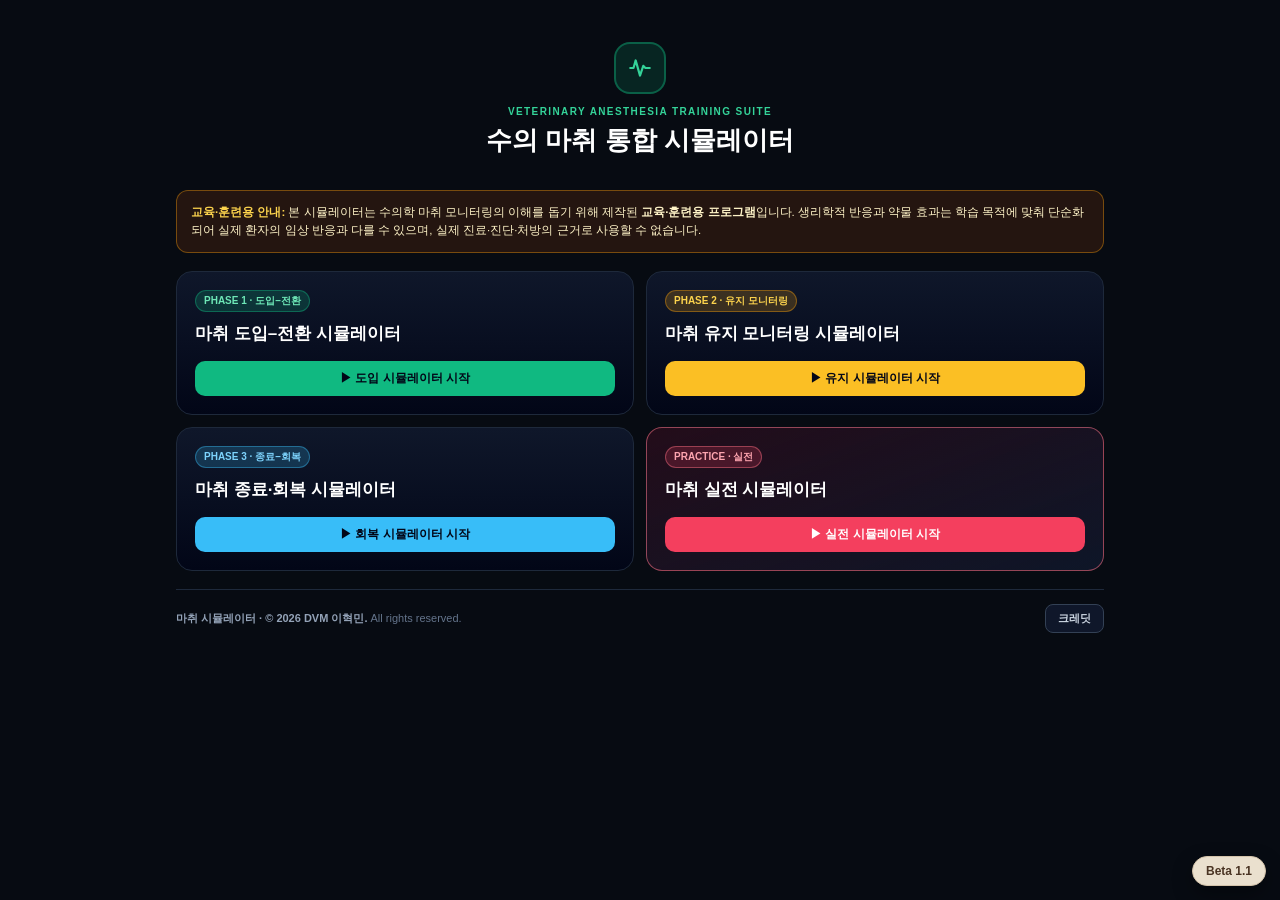
<file: index_alpha.html>
<!DOCTYPE html>
<html lang="ko">
<head>
  <meta charset="UTF-8" />
  <meta name="viewport" content="width=device-width, initial-scale=1.0" />
  <title>수의 마취 통합 시뮬레이터 — 도입 · 유지 · 회복</title>
  <style>
    *, *::before, *::after { box-sizing: border-box; margin: 0; padding: 0; }
    html, body { background: #070b12; color: #e2e8f0; font-family: -apple-system, BlinkMacSystemFont, 'Apple SD Gothic Neo', 'Malgun Gothic', sans-serif; min-height: 100vh; }
    .wrap { max-width: 960px; margin: 0 auto; padding: 28px 16px 24px; display: flex; flex-direction: column; gap: 18px; }
    .hero { text-align: center; padding: 14px 10px; }
    .logo { width: 52px; height: 52px; margin: 0 auto 12px; border-radius: 16px; background: rgba(16,185,129,0.15); border: 2px solid rgba(16,185,129,0.4); color: #34d399; display: flex; align-items: center; justify-content: center; }
    .eyebrow { font-size: 10px; font-weight: 800; letter-spacing: 0.14em; color: #34d399; }
    h1 { font-size: 26px; font-weight: 800; color: #fff; margin-top: 6px; }
    .notice { background: rgba(120,53,15,0.26); border: 1px solid rgba(245,158,11,0.4); border-radius: 12px; padding: 12px 14px; font-size: 11.5px; line-height: 1.6; color: #fef3c7; }
    .grid { display: grid; grid-template-columns: 1fr; gap: 12px; }
    @media (min-width: 768px) { .grid { grid-template-columns: repeat(2, 1fr); } }
    .phase-card { display: flex; flex-direction: column; justify-content: space-between; text-decoration: none; color: inherit; background: linear-gradient(180deg, #0f172a, #020617); border: 1px solid #1e293b; border-radius: 16px; padding: 18px; transition: 0.18s; }
    .phase-card:hover { border-color: #38bdf8; transform: translateY(-2px); box-shadow: 0 14px 28px rgba(0,0,0,0.45); }
    .badge { display: inline-block; font-size: 10px; font-weight: 800; padding: 3px 8px; border-radius: 999px; margin-bottom: 10px; }
    .b1 { background: rgba(16,185,129,0.2); color: #6ee7b7; border: 1px solid rgba(16,185,129,0.4); }
    .b2 { background: rgba(245,158,11,0.2); color: #fcd34d; border: 1px solid rgba(245,158,11,0.4); }
    .b3 { background: rgba(56,189,248,0.2); color: #7dd3fc; border: 1px solid rgba(56,189,248,0.4); }
    .phase-card h2 { font-size: 17px; font-weight: 800; color: #fff; }
    .phase-card p { font-size: 12px; color: #94a3b8; line-height: 1.55; margin-top: 8px; }
    .cta { margin-top: 16px; padding: 9px; border-radius: 10px; text-align: center; font-size: 12px; font-weight: 800; }
    .c1 { background: #10b981; color: #020617; }
    .c2 { background: #fbbf24; color: #020617; }
    .c3 { background: #38bdf8; color: #020617; }
    .footer-bar { display: flex; flex-wrap: wrap; align-items: center; justify-content: space-between; gap: 8px; border-top: 1px solid #1e293b; padding-top: 14px; font-size: 11px; color: #64748b; }
    .btn-cred { padding: 6px 12px; border-radius: 8px; border: 1px solid #334155; background: #0f172a; color: #cbd5e1; font-size: 11px; font-weight: 700; cursor: pointer; }
    .overlay { position: fixed; inset: 0; z-index: 50; background: rgba(2,6,23,0.9); display: flex; align-items: center; justify-content: center; padding: 16px; }
    .hidden { display: none !important; }
    .modal { width: 100%; max-width: 320px; background: #0f172a; border: 2px solid rgba(56,189,248,0.45); border-radius: 16px; padding: 20px; text-align: center; }
  </style>
</head>
<body>
  <div class="wrap">
    <div class="hero">
      <div class="logo">
        <svg width="26" height="26" fill="none" viewBox="0 0 24 24" stroke="currentColor" stroke-width="2"><path stroke-linecap="round" stroke-linejoin="round" d="M3 12h3l2-7 4 14 3-9 2 2h4"/></svg>
      </div>
      <div class="eyebrow">VETERINARY ANESTHESIA TRAINING SUITE</div>
      <h1>수의 마취 통합 시뮬레이터</h1>
    </div>

    <div class="notice">
      <strong style="color:#fcd34d;">교육·훈련용 안내:</strong> 본 시뮬레이터는 수의학 마취 모니터링의 이해를 돕기 위해 제작된 <strong>교육·훈련용 프로그램</strong>입니다. 생리학적 반응과 약물 효과는 학습 목적에 맞춰 단순화되어 실제 환자의 임상 반응과 다를 수 있으며, 실제 진료·진단·처방의 근거로 사용할 수 없습니다.
    </div>

    <div class="grid">
      <a class="phase-card" href="induction.html">
        <div>
          <span class="badge b1">PHASE 1 · 도입–전환</span>
          <h2>마취 도입–전환 시뮬레이터</h2>
        </div>
        <div class="cta c1">▶ 도입 시뮬레이터 시작</div>
      </a>

      <a class="phase-card" href="maintenance.html">
        <div>
          <span class="badge b2">PHASE 2 · 유지 모니터링</span>
          <h2>마취 유지 모니터링 시뮬레이터</h2>
        </div>
        <div class="cta c2">▶ 유지 시뮬레이터 시작</div>
      </a>

      <a class="phase-card" href="recovery.html">
        <div>
          <span class="badge b3">PHASE 3 · 종료–회복</span>
          <h2>마취 종료·회복 시뮬레이터</h2>
        </div>
        <div class="cta c3">▶ 회복 시뮬레이터 시작</div>
      </a>
      <a class="phase-card" href="critical.html" style="border-color:rgba(251,113,133,0.55); background:linear-gradient(160deg,rgba(136,19,55,0.22),rgba(15,23,42,0.92));">
        <div>
          <span class="badge" style="background:rgba(244,63,94,0.2); color:#fda4af; border:1px solid rgba(251,113,133,0.45);">PRACTICE · 실전</span>
          <h2>마취 실전 시뮬레이터</h2>
        </div>
        <div class="cta" style="background:#f43f5e; color:#fff;">▶ 실전 시뮬레이터 시작</div>
      </a>
    </div>

    <div class="footer-bar">
      <span><strong style="color:#94a3b8;">마취 시뮬레이터 · © 2026 DVM 이혁민.</strong> All rights reserved.</span>
      <button id="btn-cred" class="btn-cred" type="button">크레딧</button>
    </div>
  </div>

  <div id="cred-modal" class="overlay hidden" role="dialog" aria-modal="true">
    <div class="modal">
      <div style="font-size:10px; font-weight:800; color:#7dd3fc; letter-spacing:0.1em;">CREDITS</div>
      <h2 style="font-size:17px; font-weight:800; color:#fff; margin-top:4px;">제작 정보</h2>
      <div style="margin-top:14px; background:#020617; border:1px solid #1e293b; border-radius:10px; padding:12px; font-size:12px;">
        <div style="display:flex; justify-content:space-between; padding-bottom:8px; border-bottom:1px solid #1e293b;"><span style="color:#94a3b8;">제작</span><strong style="color:#fff;">DVM 이혁민</strong></div>
        <div style="display:flex; justify-content:space-between; padding-top:8px;"><span style="color:#94a3b8;">제작 도구</span><strong style="color:#67e8f9;">Gemini</strong></div>
      </div>
      <button id="btn-cred-close" type="button" class="cta c1" style="width:100%; border:none; cursor:pointer;">닫기</button>
    </div>
  </div>
  <a href="index.html" id="btn-beta-test" title="마취 시뮬레이터 베타 1.1 메인화면" style="position:fixed; right:14px; bottom:14px; z-index:40; display:inline-flex; align-items:center; gap:5px; padding:7px 13px; border-radius:999px; background:#eae0ce; color:#4a3423; border:1px solid #d4c3aa; font-size:12px; font-weight:800; text-decoration:none; box-shadow:0 8px 20px rgba(0,0,0,0.35); transition:all 0.18s;">Beta 1.1</a>
  <script>
    document.getElementById('btn-cred').addEventListener('click', () => document.getElementById('cred-modal').classList.remove('hidden'));
    document.getElementById('btn-cred-close').addEventListener('click', () => document.getElementById('cred-modal').classList.add('hidden'));
  </script>
</body>
</html>
</file>
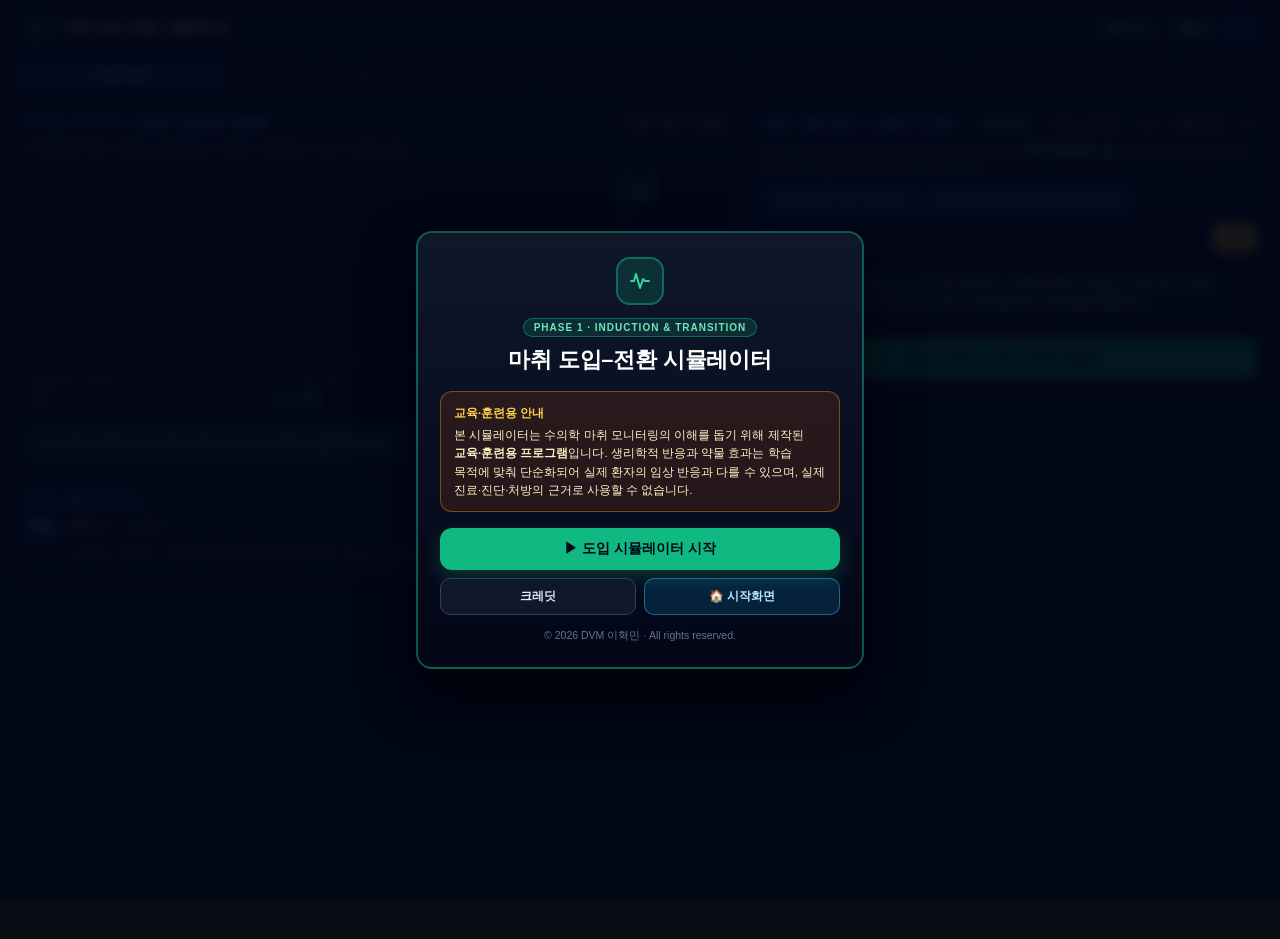
<file: induction.html>
<!DOCTYPE html>
<html lang="ko">
<head>
  <meta charset="UTF-8" />
  <meta name="viewport" content="width=device-width, initial-scale=1.0" />
  <title>수의 마취 도입–전환 시뮬레이터 — Premedication · Induction · Intubation</title>
  <style>
    *, *::before, *::after { box-sizing: border-box; margin: 0; padding: 0; }
    html, body { background: #070b12; color: #e2e8f0; font-family: -apple-system, BlinkMacSystemFont, 'Apple SD Gothic Neo', 'Malgun Gothic', sans-serif; min-height: 100vh; overflow-x: hidden; -webkit-text-size-adjust: 100%; }
    button, select, input { font-family: inherit; color: inherit; }
    button { cursor: pointer; border: none; background: transparent; }
    .mono { font-family: ui-monospace, SFMono-Regular, Menlo, monospace; font-variant-numeric: tabular-nums; }
    .hidden { display: none !important; }
    .app-wrap { max-width: 1360px; margin: 0 auto; padding: 10px; display: flex; flex-direction: column; gap: 10px; }
    .topbar { display: flex; flex-wrap: wrap; align-items: center; justify-content: space-between; gap: 8px; background: rgba(15,23,42,0.95); border: 1px solid #1e293b; border-radius: 12px; padding: 8px 12px; }
    .brand { display: flex; align-items: center; gap: 8px; }
    .logo-box { width: 32px; height: 32px; border-radius: 8px; background: rgba(16,185,129,0.15); border: 1px solid rgba(16,185,129,0.35); color: #34d399; display: flex; align-items: center; justify-content: center; flex-shrink: 0; }
    .title { font-size: 14px; font-weight: 800; color: #fff; }
    .sub { font-size: 11px; color: #94a3b8; }
    .controls-row { display: flex; flex-wrap: wrap; align-items: center; gap: 6px; }
    .seg { display: inline-flex; background: #020617; border: 1px solid #334155; border-radius: 8px; padding: 2px; }
    .seg button { padding: 4px 10px; font-size: 11px; font-weight: 700; border-radius: 6px; color: #cbd5e1; }
    .seg button.active { background: #38bdf8; color: #020617; }
    select.sel { background: #0f172a; border: 1px solid #334155; border-radius: 8px; padding: 5px 8px; font-size: 12px; color: #f1f5f9; max-width: 280px; }
    .btn { padding: 6px 10px; border-radius: 8px; font-size: 11px; font-weight: 700; border: 1px solid #334155; background: #0f172a; color: #e2e8f0; transition: 0.15s; }
    .btn:hover { background: #1e293b; }
    .btn-primary { background: #10b981; color: #020617; border-color: #10b981; font-weight: 800; }
    .btn-primary:hover { background: #34d399; }
    .btn-amber { background: #fbbf24; color: #020617; border-color: #fbbf24; font-weight: 800; }
    .btn-sky { background: rgba(14,165,233,0.18); color: #7dd3fc; border-color: rgba(56,189,248,0.45); }
    .btn-rose { background: #f43f5e; color: #fff; border-color: #f43f5e; font-weight: 800; }
    .btn-indigo { background: rgba(99,102,241,0.2); color: #a5f3fc; border-color: rgba(129,140,248,0.45); }

    /* Stepper */
    .stepper { display: grid; grid-template-columns: repeat(6, 1fr); gap: 4px; background: #0f172a; border: 1px solid #1e293b; border-radius: 10px; padding: 6px; }
    .step-pill { text-align: center; padding: 6px 4px; border-radius: 7px; font-size: 10px; font-weight: 700; color: #64748b; background: #020617; border: 1px solid #1e293b; }
    .step-pill.active { background: rgba(56,189,248,0.18); color: #7dd3fc; border-color: rgba(56,189,248,0.55); }
    .step-pill.done { background: rgba(16,185,129,0.15); color: #6ee7b7; border-color: rgba(16,185,129,0.4); }

    /* Main Grid */
    .main-grid { display: grid; grid-template-columns: 1fr; gap: 10px; }
    @media (min-width: 1024px) { .main-grid { grid-template-columns: 7fr 5fr; align-items: start; } }
    .card { background: rgba(15,23,42,0.92); border: 1px solid #1e293b; border-radius: 12px; padding: 12px; }
    .card-title { font-size: 12px; font-weight: 800; color: #7dd3fc; letter-spacing: 0.03em; margin-bottom: 8px; display: flex; align-items: center; justify-content: space-between; gap: 6px; }

    /* Monitor Waveforms */
    .wave-box { background: #05080f; border: 1px solid #1e293b; border-radius: 10px; overflow: hidden; }
    .wave-row { display: grid; grid-template-columns: 1fr 120px; border-bottom: 1px solid #1e293b; }
    .wave-row:last-child { border-bottom: none; }
    .cv-wrap { position: relative; height: 62px; background-image: linear-gradient(to right, rgba(148,163,184,0.05) 1px, transparent 1px), linear-gradient(to bottom, rgba(148,163,184,0.05) 1px, transparent 1px); background-size: 20px 20px; }
    .cv-wrap canvas { position: absolute; inset: 0; width: 100%; height: 100%; display: block; }
    .num-col { padding: 6px 8px; display: flex; flex-direction: column; justify-content: space-between; background: rgba(2,6,23,0.7); border-left: 1px solid #1e293b; }
    .num-lbl { font-size: 10px; font-weight: 700; }
    .num-val { font-size: 24px; font-weight: 800; line-height: 1; }
    .num-sub { font-size: 9.5px; color: #94a3b8; }

    .vital-strip { display: grid; grid-template-columns: repeat(3, 1fr); gap: 6px; margin-top: 8px; }
    .v-card { background: #020617; border: 1px solid #1e293b; border-radius: 8px; padding: 8px; }
    .v-card .lbl { font-size: 10px; color: #94a3b8; font-weight: 700; }
    .v-card .val { font-size: 17px; font-weight: 800; margin-top: 2px; }

    .alarm-bar { margin-top: 8px; padding: 8px 10px; border-radius: 8px; font-size: 11px; font-weight: 700; border: 1px solid #1e293b; background: #020617; color: #cbd5e1; }
    .alarm-bar.warn { background: rgba(120,53,15,0.35); border-color: rgba(245,158,11,0.55); color: #fde68a; }
    .alarm-bar.danger { background: rgba(127,29,29,0.45); border-color: rgba(244,63,94,0.7); color: #fecdd3; }
    .alarm-bar.good { background: rgba(6,78,59,0.35); border-color: rgba(16,185,129,0.5); color: #a7f3d0; }

    /* Option buttons inside step panel */
    .opt-grid { display: grid; grid-template-columns: repeat(2, 1fr); gap: 6px; margin-top: 6px; }
    .opt-btn { text-align: left; padding: 8px 10px; border-radius: 9px; border: 1px solid #334155; background: #020617; color: #e2e8f0; transition: 0.15s; }
    .opt-btn:hover { border-color: #38bdf8; }
    .opt-btn.selected { border-color: #38bdf8; background: rgba(14,165,233,0.18); box-shadow: 0 0 0 1px rgba(56,189,248,0.4); }
    .opt-btn .ot { font-size: 12px; font-weight: 800; color: #f8fafc; }
    .opt-btn .od { font-size: 10px; color: #94a3b8; margin-top: 2px; line-height: 1.35; }

    .feedback-box { margin-top: 8px; padding: 9px 10px; border-radius: 9px; font-size: 11.5px; line-height: 1.5; border: 1px solid rgba(56,189,248,0.35); background: rgba(15,23,42,0.95); color: #e2e8f0; }
    .chat-box { margin-top: 8px; background: #020617; border: 1px solid #1e293b; border-radius: 9px; padding: 8px; max-height: 150px; overflow-y: auto; font-size: 11px; display: flex; flex-direction: column; gap: 6px; }
    .chat-msg { padding: 6px 8px; border-radius: 7px; line-height: 1.45; }
    .chat-msg.owner { background: rgba(30,41,59,0.85); color: #e2e8f0; border-left: 2px solid #fbbf24; }
    .chat-msg.vet { background: rgba(14,165,233,0.18); color: #bae6fd; border-left: 2px solid #38bdf8; }

    .log-list { max-height: 140px; overflow-y: auto; font-size: 11px; display: flex; flex-direction: column; gap: 4px; margin-top: 6px; }
    .log-item { padding: 3px 6px; border-left: 2px solid #475569; color: #cbd5e1; }
    .log-item.good { border-color: #10b981; color: #a7f3d0; }
    .log-item.warn { border-color: #f59e0b; color: #fde68a; }
    .log-item.danger { border-color: #f43f5e; color: #fecdd3; }

    /* Modal / Start Screen */
    .overlay { position: fixed; inset: 0; z-index: 50; background: rgba(2,6,23,0.9); backdrop-filter: blur(6px); display: flex; align-items: center; justify-content: center; padding: 16px; }
    .modal-card { width: 100%; max-width: 480px; max-height: 90dvh; overflow-y: auto; background: #0f172a; border: 2px solid rgba(56,189,248,0.45); border-radius: 16px; padding: 20px; box-shadow: 0 25px 50px rgba(0,0,0,0.6); }
    footer { text-align: center; padding: 8px 12px; font-size: 10px; color: #64748b; border-top: 1px solid #1e293b; background: #020617; margin-top: 8px; }
    input[type="range"] { width: 100%; accent-color: #38bdf8; }
  
    body { word-break: keep-all; }
    .step-pill { white-space: nowrap; word-break: keep-all; }
    @media (max-width: 767px) {
      .stepper { grid-template-columns: repeat(3, minmax(0, 1fr)) !important; gap: 5px !important; }
      .step-pill { font-size: 11px !important; padding: 7px 4px !important; }
    }
    .score-summary-row { display: flex; justify-content: space-between; align-items: center; gap: 10px; flex-wrap: wrap; }
    .score-summary-left { white-space: nowrap; flex-shrink: 0; }
    .score-summary-right { text-align: right; font-size: 11px; color: #cbd5e1; }
    @media (max-width: 520px) {
      .score-summary-row { flex-direction: column; align-items: flex-start; gap: 6px; }
      .score-summary-right { text-align: left; }
    }
  
    .lab-modal-backdrop { position: fixed; inset: 0; z-index: 95; display: flex; align-items: center; justify-content: center; background: rgba(2,6,23,0.84); backdrop-filter: blur(4px); padding: 12px; }
    .lab-modal-backdrop.hidden { display: none !important; }
    .lab-modal-card { width: 100%; max-width: 720px; max-height: 88vh; display: flex; flex-direction: column; border-radius: 14px; border: 1px solid #334155; background: #0b1220; color: #e2e8f0; box-shadow: 0 24px 60px rgba(0,0,0,0.65); overflow: hidden; }
    .lab-modal-hdr { display: flex; align-items: center; justify-content: space-between; gap: 8px; padding: 12px 16px; border-bottom: 1px solid #1e293b; background: #0f172a; }
    .lab-modal-body { padding: 14px 16px; overflow-y: auto; font-size: 12px; }
    .lab-tabs { display: flex; gap: 6px; padding: 8px 16px; background: #080d18; border-bottom: 1px solid #1e293b; flex-wrap: wrap; }
    .lab-tab { padding: 6px 12px; border-radius: 8px; border: 1px solid #334155; background: #0f172a; color: #94a3b8; font-size: 11.5px; font-weight: 700; cursor: pointer; white-space: nowrap; }
    .lab-tab.active { background: #0284c7; border-color: #38bdf8; color: #fff; }
    .lab-table { width: 100%; border-collapse: collapse; font-size: 11.5px; margin-bottom: 10px; }
    .lab-table th, .lab-table td { padding: 5px 8px; border-bottom: 1px solid #1e293b; text-align: left; }
    .lab-table th { color: #94a3b8; font-weight: 700; background: #0f172a; font-size: 10.5px; }
    .lab-val-hi { color: #fb7185; font-weight: 800; }
    .lab-val-lo { color: #38bdf8; font-weight: 800; }
    .lab-val-ok { color: #e2e8f0; font-weight: 600; }
    .lab-flag { display: inline-block; padding: 1px 5px; border-radius: 4px; font-size: 9.5px; font-weight: 800; margin-left: 4px; }
    .lab-flag-hi { background: rgba(244,63,94,0.2); color: #fda4af; border: 1px solid rgba(244,63,94,0.45); }
    .lab-flag-lo { background: rgba(56,189,248,0.2); color: #7dd3fc; border: 1px solid rgba(56,189,248,0.45); }
    .sub-tabs { display: grid; grid-template-columns: repeat(3, minmax(0, 1fr)); gap: 5px; margin-bottom: 10px; background: #020617; padding: 4px; border-radius: 9px; border: 1px solid #1e293b; }
    .sub-tab { padding: 7px 4px; border-radius: 7px; border: 1px solid transparent; background: transparent; color: #94a3b8; font-size: 11px; font-weight: 800; cursor: pointer; text-align: center; white-space: nowrap; transition: 0.15s; }
    .sub-tab:hover { color: #e2e8f0; background: rgba(30,41,59,0.7); }
    .sub-tab.active { background: rgba(56,189,248,0.18); color: #7dd3fc; border-color: rgba(56,189,248,0.5); }
    .adj-chip-wrap { display: flex; flex-wrap: wrap; gap: 4px; margin-top: 8px; padding: 7px 8px; border-radius: 8px; background: #020617; border: 1px solid #1e293b; font-size: 10.5px; }
    .adj-pill { display: inline-flex; align-items: center; gap: 4px; padding: 2px 7px; border-radius: 999px; background: rgba(16,185,129,0.16); border: 1px solid rgba(16,185,129,0.4); color: #6ee7b7; font-weight: 700; font-size: 10px; }
    .opt-btn.applied { border-color: #10b981; background: rgba(16,185,129,0.14); }
    .opt-btn.applied .ot::after { content: " ✓"; color: #34d399; }
    body.immersive-full .app-wrap { max-width: 100%; padding: 6px; }
  </style>
  <link rel="stylesheet" href="ui-enhance.css" />
</head>
<body>
  <!-- Standby Start Screen -->
  <div id="start-screen" class="overlay" role="dialog" aria-modal="true" aria-labelledby="start-title">
    <div style="width:100%; max-width:448px; border-radius:16px; border:2px solid rgba(16,185,129,0.45); background:linear-gradient(180deg,#0f172a,#020617); padding:24px 22px; text-align:center; box-shadow:0 25px 50px rgba(0,0,0,0.65);">
      <div style="margin:0 auto 12px; width:48px; height:48px; border-radius:14px; display:flex; align-items:center; justify-content:center; background:rgba(16,185,129,0.16); border:2px solid rgba(16,185,129,0.45); color:#34d399;">
        <svg width="24" height="24" fill="none" viewBox="0 0 24 24" stroke="currentColor" stroke-width="2"><path stroke-linecap="round" stroke-linejoin="round" d="M3 12h3l2-7 4 14 3-9 2 2h4"/></svg>
      </div>
      <div style="display:inline-block; padding:3px 10px; border-radius:999px; background:rgba(16,185,129,0.16); border:1px solid rgba(16,185,129,0.45); color:#6ee7b7; font-size:10px; font-weight:800; letter-spacing:0.1em; margin-bottom:8px;">PHASE 1 · INDUCTION &amp; TRANSITION</div>
      <h1 id="start-title" style="margin:0; font-size:22px; font-weight:800; color:#fff; letter-spacing:-0.01em;">마취 도입–전환 시뮬레이터</h1>

      <div style="margin-top:16px; padding:12px 13px; border-radius:12px; background:rgba(120,53,15,0.28); border:1px solid rgba(245,158,11,0.4); text-align:left; font-size:11.5px; line-height:1.58; color:#fef3c7;">
        <div style="font-weight:800; color:#fcd34d; margin-bottom:4px;">교육·훈련용 안내</div>
        본 시뮬레이터는 수의학 마취 모니터링의 이해를 돕기 위해 제작된 <strong>교육·훈련용 프로그램</strong>입니다. 생리학적 반응과 약물 효과는 학습 목적에 맞춰 단순화되어 실제 환자의 임상 반응과 다를 수 있으며, 실제 진료·진단·처방의 근거로 사용할 수 없습니다.
      </div>

      <div style="margin-top:16px; display:flex; flex-direction:column; gap:8px;">
        <button id="btn-start" type="button" style="width:100%; border-radius:12px; border:none; background:#10b981; padding:12px; font-size:13.5px; font-weight:800; color:#020617; cursor:pointer; box-shadow:0 8px 20px rgba(16,185,129,0.25);">
          ▶ 도입 시뮬레이터 시작
        </button>
        <div style="display:grid; grid-template-columns:1fr 1fr; gap:8px;">
          <button id="btn-credits" type="button" style="border-radius:10px; border:1px solid #334155; background:#0f172a; padding:9px; font-size:12px; font-weight:700; color:#e2e8f0; cursor:pointer;">
            크레딧
          </button>
          <button id="btn-portal" type="button" style="border-radius:10px; border:1px solid rgba(56,189,248,0.45); background:rgba(14,165,233,0.16); padding:9px; font-size:12px; font-weight:700; color:#bae6fd; cursor:pointer;">
            🏠 시작화면
          </button>
        </div>
      </div>

      <div style="margin-top:14px; font-size:10.5px; color:#64748b;">© 2026 DVM 이혁민 · All rights reserved.</div>
    </div>
  </div>

  <!-- Credits Modal -->
  <div id="credits-modal" class="overlay hidden" role="dialog" aria-modal="true">
    <div class="modal-card" style="max-width:320px; text-align:center;">
      <div style="font-size:10px; font-weight:800; letter-spacing:0.1em; color:#7dd3fc;">CREDITS</div>
      <h2 style="font-size:17px; font-weight:800; color:#fff; margin-top:4px;">제작 정보</h2>
      <div style="margin-top:14px; background:#020617; border:1px solid #1e293b; border-radius:10px; padding:12px; font-size:12px;">
        <div style="display:flex; justify-content:space-between; padding-bottom:8px; border-bottom:1px solid #1e293b;"><span style="color:#94a3b8;">제작</span><strong style="color:#fff;">DVM 이혁민</strong></div>
        <div style="display:flex; justify-content:space-between; padding-top:8px;"><span style="color:#94a3b8;">제작 도구</span><strong style="color:#67e8f9;">Gemini</strong></div>
      </div>
      <button id="btn-credits-close" type="button" class="btn btn-primary" style="width:100%; margin-top:14px; padding:9px;">닫기</button>
    </div>
  </div>

  <!-- Result & Hybrid Debrief Modal -->
  <div id="result-modal" class="overlay hidden" role="dialog" aria-modal="true">
    <div class="modal-card" style="max-width:540px;">
      <div style="display:flex; justify-content:space-between; align-items:flex-start; gap:8px;">
        <div>
          <div style="font-size:10px; font-weight:800; color:#34d399; letter-spacing:0.1em;">INDUCTION COMPLETE · DEBRIEFING</div>
          <h2 id="res-title" style="font-size:18px; font-weight:800; color:#fff; margin-top:2px;">도입–유지 전환 평가 리포트</h2>
        </div>
        <button id="btn-res-close" type="button" class="btn">닫기</button>
      </div>
      <div id="res-score-box" style="margin-top:10px; padding:10px; border-radius:10px; background:#020617; border:1px solid #334155; display:flex; justify-content:space-between; align-items:center;"></div>
      <div id="res-local-body" style="margin-top:10px; font-size:12px; line-height:1.55; color:#e2e8f0; display:flex; flex-direction:column; gap:6px;"></div>
      <div style="margin-top:12px; padding:10px; border-radius:10px; border:1px solid rgba(129,140,248,0.45); background:rgba(30,27,75,0.25);">
        <div style="display:flex; justify-content:space-between; align-items:center; gap:6px; flex-wrap:wrap;">
          <strong style="font-size:12px; color:#67e8f9;">✦ AI 심층 로그 분석 &amp; SOAP 기록지</strong>
          <div style="display:flex; gap:6px;">
            <button id="btn-res-ai" type="button" class="btn btn-sky">✦ AI 해설</button>
            <button id="btn-res-soap" type="button" class="btn btn-primary">📄 SOAP 생성</button>
          </div>
        </div>
        <pre id="res-ai-out" class="hidden" style="margin-top:8px; background:#020617; border:1px solid #1e293b; border-radius:8px; padding:8px; font-size:11px; line-height:1.5; white-space:pre-wrap; color:#e2e8f0; max-height:180px; overflow-y:auto;"></pre>
      </div>
      <button id="btn-res-restart" type="button" class="btn btn-amber" style="width:100%; margin-top:12px; padding:10px;">새 케이스 / 다시 연습하기</button>
    </div>
  </div>

  <div class="app-wrap">
    <!-- Top Header -->
    <header class="topbar">
      <div class="brand">
        <div class="logo-box">
          <svg width="18" height="18" fill="none" viewBox="0 0 24 24" stroke="currentColor" stroke-width="2"><path stroke-linecap="round" stroke-linejoin="round" d="M3 12h3l2-7 4 14 3-9 2 2h4"/></svg>
        </div>
        <div>
          <div class="title">마취 도입–전환 시뮬레이터</div>
        </div>
      </div>
      <div class="controls-row">
        <div class="seg" role="group" aria-label="축종">
          <button id="sp-dog" type="button" class="active">개</button>
          <button id="sp-cat" type="button">고양이</button>
        </div>
        <select id="case-select" class="sel" aria-label="도입 케이스 선택">
          <option value="routine">1. [기초] 건강한 성견/성묘 중성화 (ASA I–II)</option>
          <option value="boas">2. [중급] 단두종(BOAS) / 고양이 후두경련 위험</option>
          <option value="cardiac">3. [중급] 심장병 환자 (개 MMVD C / 고양이 HCM)</option>
          <option value="gdv">4. [심화] 응급 GDV / 패혈증 쇼크 (ASA IV-E)</option>
          <option value="icp">5. [심화] 뇌질환(ICP 상승) / 제왕절개</option>
        </select>
        <button id="btn-ai-new-case" type="button" class="btn btn-indigo">✦ AI 랜덤환자</button>
        <button id="btn-preop-lab" type="button" class="btn" style="background:rgba(14,165,233,0.18); border-color:rgba(56,189,248,0.45); color:#7dd3fc;">마취전 혈액검사</button>
        <button id="btn-fullscreen" type="button" class="btn btn-sky" title="전체화면 전환">⛶</button>
        <button id="btn-reset" type="button" class="btn">초기화</button>
        <button id="btn-open-start" type="button" class="btn">시작화면</button>
      </div>
    </header>

    <!-- 6-Stage Stepper -->
    <div class="stepper" id="stepper">
      <div class="step-pill active" data-step="1">1. 평가·문진</div>
      <div class="step-pill" data-step="2">2. 전처치·수액·약물</div>
      <div class="step-pill" data-step="3">3. 전산소화</div>
      <div class="step-pill" data-step="4">4. 유도제</div>
      <div class="step-pill" data-step="5">5. 삽관·확인</div>
      <div class="step-pill" data-step="6">6. 유지 전환</div>
    </div>

    <!-- Main 2-Column Workspace -->
    <main class="main-grid">
      <!-- Left: Live Monitor + Patient Info + Log -->
      <section style="display:flex; flex-direction:column; gap:10px;">
        <div class="card">
          <div class="card-title">
            <span id="case-header-title">개 8.0 kg · ASA I–II</span>
            <span id="score-badge" class="mono" style="color:#fbbf24; white-space:nowrap; flex-shrink:0;">안전 점수 100점</span>
          </div>
          <p id="case-desc" style="font-size:12px; color:#cbd5e1; line-height:1.5;"></p>

          <div class="wave-box" style="margin-top:8px;">
            <div class="wave-row">
              <div class="cv-wrap"><canvas id="cv-ecg"></canvas></div>
              <div class="num-col"><span class="num-lbl" style="color:#4ade80;">ECG · HR</span><span id="v-hr" class="num-val mono" style="color:#4ade80;">105</span><span id="v-rhythm" class="num-sub">NSR</span></div>
            </div>
            <div class="wave-row">
              <div class="cv-wrap"><canvas id="cv-spo2"></canvas></div>
              <div class="num-col"><span class="num-lbl" style="color:#38bdf8;">PLETH · SpO₂</span><span id="v-spo2" class="num-val mono" style="color:#38bdf8;">99</span><span id="v-spo2-sub" class="num-sub">정상 산소화</span></div>
            </div>
            <div class="wave-row">
              <div class="cv-wrap"><canvas id="cv-co2"></canvas></div>
              <div class="num-col"><span class="num-lbl" style="color:#facc15;">CO₂ · ETCO₂</span><span id="v-co2" class="num-val mono" style="color:#facc15;">--</span><span id="v-co2-sub" class="num-sub">미삽관</span></div>
            </div>
          </div>

          <div class="vital-strip">
            <div class="v-card"><div class="lbl">혈압 MAP (mmHg)</div><div id="v-map" class="val mono" style="color:#fb7185;">88</div></div>
            <div class="v-card"><div class="lbl">기도 / 진정 상태</div><div id="v-airway" class="val" style="font-size:13px; color:#6ee7b7;">의식 명료</div></div>
            <div class="v-card"><div class="lbl">호흡 상태 (RR)</div><div id="v-rr" class="val mono" style="color:#facc15;">20 /min</div></div>
          </div>

          <div id="alarm-bar" class="alarm-bar good">안정 상태 — 1단계 환자 평가 및 보호자 문진 후 전처치를 진행하세요.</div>
        </div>

        <div class="card">
          <div class="card-title"><span>실시간 도입 처치 로그</span><span id="stage-label" style="color:#94a3b8; font-size:11px;">Step 1 / 6</span></div>
          <div id="log-list" class="log-list"></div>
        </div>
      </section>

      <!-- Right: Step-by-Step Interactive Action Panel -->
      <aside class="card" id="action-panel"></aside>
    </main>
  </div>

  <footer>
    <strong style="color:#94a3b8;">마취 도입–전환 시뮬레이터 · © 2026 DVM 이혁민.</strong> All rights reserved. · 본 시뮬레이터는 수의학 교육·훈련용 프로그램으로 실제 환자의 임상 반응과 다를 수 있으며, 실제 진료·진단·처방의 근거로 사용할 수 없습니다.
  </footer>

  
  <div id="preop-lab-modal" class="lab-modal-backdrop hidden" role="dialog" aria-modal="true" aria-label="마취 전 혈액검사 결과">
    <div class="lab-modal-card">
      <div class="lab-modal-hdr">
        <div>
          <div style="font-size:10px; color:#38bdf8; font-weight:800; letter-spacing:0.06em;">PRE-ANESTHETIC LAB PANEL</div>
          <div id="preop-lab-title" style="font-size:14px; font-weight:800; color:#fff;">마취 전 혈액검사 결과</div>
        </div>
        <button id="btn-preop-lab-close" type="button" class="btn">닫기</button>
      </div>
      <div id="preop-lab-meta" style="padding:8px 16px; background:#09101f; border-bottom:1px solid #1e293b; font-size:11px; color:#cbd5e1;"></div>
      <div class="lab-tabs" id="preop-lab-tabs">
        <button type="button" class="lab-tab active" data-labtab="vbg">정맥혈액가스 (VBG 8+13)</button>
        <button type="button" class="lab-tab" data-labtab="chem">Chemistry</button>
        <button type="button" class="lab-tab" data-labtab="cbc">CBC (5-Diff·PLT)</button>
      </div>
      <div class="lab-modal-body" id="preop-lab-body"></div>
    </div>
  </div>

  

  <!-- AI Patient Case Generator Modal (Auto Random + Custom Briefing) -->
  <div id="ai-case-modal" style="position:fixed;inset:0;z-index:9999;background:rgba(2,6,23,0.82);backdrop-filter:blur(4px);display:none;align-items:center;justify-content:center;padding:16px;" role="dialog" aria-modal="true" aria-labelledby="ai-case-modal-title">
    <div style="width:100%;max-width:460px;background:#0f172a;border:1.5px solid rgba(129,140,248,0.5);border-radius:16px;padding:18px;color:#e2e8f0;box-shadow:0 24px 48px rgba(0,0,0,0.65);font-family:-apple-system,BlinkMacSystemFont,'Apple SD Gothic Neo','Malgun Gothic',sans-serif;">
      <div style="display:flex;align-items:center;justify-content:space-between;gap:8px;margin-bottom:12px;">
        <h3 id="ai-case-modal-title" style="margin:0;font-size:16px;font-weight:800;color:#c7d2fe;">✦ AI 환자 시나리오 생성 (Gemini)</h3>
        <button id="ai-case-modal-close" type="button" style="background:transparent;border:1px solid #334155;color:#94a3b8;border-radius:8px;padding:4px 9px;font-size:12px;font-weight:700;cursor:pointer;">닫기</button>
      </div>

      <div style="background:#020617;border:1px solid #1e293b;border-radius:12px;padding:12px;margin-bottom:12px;">
        <div style="font-size:12px;font-weight:700;color:#6ee7b7;margin-bottom:4px;">1) 완전 랜덤 자동 생성</div>
        <div style="font-size:11.5px;color:#94a3b8;line-height:1.45;margin-bottom:10px;">36종 품종 · 30종 수술 · 20종 기저질환 조합으로 매번 새로운 케이스를 출제합니다.</div>
        <button id="ai-case-btn-auto" type="button" style="width:100%;padding:10px 12px;border-radius:10px;border:none;background:#10b981;color:#020617;font-size:13px;font-weight:800;cursor:pointer;">🎲 AI 랜덤 자동 생성</button>
      </div>

      <div style="background:#020617;border:1px solid #1e293b;border-radius:12px;padding:12px;">
        <div style="font-size:12px;font-weight:700;color:#a5b4fc;margin-bottom:4px;">2) 직접 환자 브리핑 입력</div>
        <div style="font-size:11.5px;color:#94a3b8;line-height:1.45;margin-bottom:8px;">품종·연령·체중·수술·기저질환·혈액검사 등을 자유롭게 적으면 맞춤 시나리오를 생성합니다.</div>
        <textarea id="ai-case-brief-input" rows="3" placeholder="예: 12세 3.5kg 말티즈, MMVD C기, 담낭점액종 절제술 예정. 알부민 2.0, ALP 1400" style="width:100%;box-sizing:border-box;background:#0f172a;border:1px solid #334155;border-radius:9px;padding:9px 10px;color:#f8fafc;font-size:12.5px;line-height:1.45;resize:vertical;outline:none;font-family:inherit;margin-bottom:10px;"></textarea>
        <button id="ai-case-btn-custom" type="button" style="width:100%;padding:10px 12px;border-radius:10px;border:none;background:#6366f1;color:#ffffff;font-size:13px;font-weight:800;cursor:pointer;">✦ 입력한 브리핑으로 AI 케이스 생성</button>
      </div>

      <div id="ai-case-modal-status" style="margin-top:10px;font-size:11.5px;color:#38bdf8;min-height:16px;text-align:center;"></div>
    </div>
  </div>

  <script>
    (function () {
      'use strict';
      const AI_API_PREFIX = (typeof location !== 'undefined' && location.hostname && location.hostname.endsWith('.pages.dev')) ? '/api' : ((typeof location !== 'undefined' && location.hostname && location.hostname.endsWith('.netlify.app')) ? '/.netlify/functions' : 'https://vet-anesthesia-lhm.netlify.app/.netlify/functions');

      function buildDiverseAiCaseContext(defaultSp) {
        const sp = Math.random() < 0.62 ? 'dog' : 'cat';
        // [breed, avgWt, sizeTag, brachy/specialTag]
        const dogBreeds = [
          ['말티즈', 3.4, 'small', 'toy'], ['토이푸들', 4.1, 'small', 'toy'], ['포메라니안', 2.8, 'small', 'toy'],
          ['치와와', 2.4, 'small', 'toy'], ['요크셔테리어', 3.1, 'small', 'toy'], ['비숑프리제', 5.8, 'small', 'small'],
          ['미니어처슈나우저', 7.4, 'small', 'small'], ['시츄', 6.2, 'small', 'brachy'], ['프렌치불독', 11.5, 'medium', 'brachy'],
          ['퍼그', 8.4, 'small', 'brachy'], ['닥스훈트', 6.8, 'small', 'chondro'], ['웰시코기', 12.2, 'medium', 'chondro'],
          ['비글', 10.5, 'medium', 'medium'], ['코커스패니얼', 11.8, 'medium', 'medium'], ['보더콜리', 17.5, 'medium', 'medium'],
          ['진돗개', 18.2, 'medium', 'medium'], ['시베리안허스키', 23.0, 'large', 'large'], ['골든리트리버', 29.5, 'large', 'large'],
          ['래브라도리트리버', 31.0, 'large', 'large'], ['저먼셰퍼드', 33.5, 'large', 'large'], ['도베르만', 34.0, 'large', 'large'],
          ['그레이하운드', 28.0, 'large', 'sighthound'], ['휘핏', 13.5, 'medium', 'sighthound'], ['그레이트데인', 54.0, 'large', 'giant']
        ];
        const catBreeds = [
          ['코리안숏헤어', 4.6, 'cat', 'normal'], ['러시안블루', 4.2, 'cat', 'normal'], ['브리티시숏헤어', 5.5, 'cat', 'hcm'],
          ['페르시안', 4.1, 'cat', 'brachycat'], ['랙돌', 5.8, 'cat', 'hcm'], ['메인쿤', 7.4, 'cat', 'hcm'],
          ['스코티시폴드', 4.5, 'cat', 'normal'], ['벵갈', 5.0, 'cat', 'normal'], ['스핑크스', 3.8, 'cat', 'hcm'],
          ['샴', 3.9, 'cat', 'normal'], ['노르웨이숲', 6.1, 'cat', 'hcm'], ['아메리칸숏헤어', 4.8, 'cat', 'normal']
        ];

        // Clinically realistic scenarios: species, allowed breed tags, age range [minAge, maxAge], surgery, dept, iso, risk, asa, baseHR, baseMAP, baseBT, tier, lab
        const DOG_CASES = [
          { tags:['toy','small'], age:[9,15], surg:'담낭점액종 담낭절제술', dept:'간담도', iso:1.2, risk:'MMVD Stage C(이첨판폐쇄부전·폐수종 병력) + 고ALP', asa:'ASA III', hr:128, map:70, bt:37.5, tier:'full', lab:{ HCT:40, ALB:2.7, K:4.0, Glu:104, ALP:1280, ALT:340, BUN:32, Crea:1.4 } },
          { tags:['toy','small'], age:[10,15], surg:'중증 치주염 전발치술', dept:'치과', iso:1.25, risk:'노령 MMVD Stage B2–C(수액 과부하 주의)', asa:'ASA III', hr:124, map:74, bt:37.3, tier:'full', lab:{ HCT:39, ALB:2.9, K:4.1, Glu:100, BUN:30, Crea:1.5 } },
          { tags:['toy','small'], age:[8,14], surg:'담낭파열 응급 담낭절제술', dept:'간담도응급', iso:1.05, risk:'패혈성 복막염·저알부민·저혈당·초고ALP', asa:'ASA IV-E', hr:148, map:58, bt:38.8, tier:'full', lab:{ HCT:36, ALB:1.9, K:3.6, Glu:64, ALP:1850, ALT:620, WBC:26.4, pH:7.23, pCO2:33, lactate:4.6 } },
          { tags:['large','giant'], age:[4,11], surg:'위확장염전(GDV) 응급 위고정술', dept:'응급복부', iso:1.05, risk:'저혈량·폐쇄성 쇼크·심실부정맥(VPC) 고위험', asa:'ASA IV-E', hr:156, map:56, bt:37.2, tier:'full', lab:{ HCT:52, ALB:2.3, K:3.5, Glu:76, pH:7.21, pCO2:32, lactate:5.6 } },
          { tags:['large','medium'], age:[8,14], surg:'비장종양 파열 응급 비장적출술', dept:'응급복부', iso:1.0, risk:'복강 출혈·중증 빈혈(PCV 21%)·저혈량 쇼크', asa:'ASA IV-E', hr:154, map:54, bt:36.4, tier:'emerg_none', lab:{ HCT:21, ALB:1.9, K:4.3, Glu:112, pH:7.22, pCO2:34, lactate:5.3 } },
          { tags:['medium','large'], age:[2,9], surg:'TPLO 십자인대 재건술', dept:'정형', iso:1.25, risk:'건강한 성견 정형수술(강력한 진통·국소차단 필요)', asa:'ASA II', hr:98, map:82, bt:38.0, tier:'chemi7', lab:{ HCT:45, ALB:3.4, K:4.2, Glu:102 } },
          { tags:['brachy'], age:[1,8], surg:'단두종 연구개절제·비공확장술(BOAS)', dept:'상부기도', iso:1.25, risk:'상부기도 폐쇄·미주신경 항진·발관 후 호흡곤란 주의', asa:'ASA III', hr:86, map:78, bt:38.4, tier:'chemi7', lab:{ HCT:44, ALB:3.3, K:4.3, pCO2:46, Glu:104 } },
          { tags:['chondro','brachy'], age:[3,9], surg:'흉요추 추간판탈출(IVDD) 반측추궁절제술', dept:'신경', iso:1.2, risk:'척수 압박·복와위 환기 저하·저혈압 주의', asa:'ASA II', hr:102, map:78, bt:37.8, tier:'full', lab:{ HCT:43, ALB:3.2, K:4.2, Glu:106 } },
          { tags:['toy'], age:[6,14], surg:'기관허탈 기관 내 스텐트 삽입술', dept:'호흡기', iso:1.15, risk:'중증 기도 허탈·저산소·회복기 기침 발작 위험', asa:'ASA III', hr:130, map:76, bt:37.6, tier:'full', lab:{ HCT:42, ALB:3.1, K:4.2, pCO2:48, Glu:98 } },
          { tags:['toy'], age:[0.4,1.5], surg:'문맥전신단락(PSS) 아메로이드 링 결찰', dept:'간혈관', iso:1.0, risk:'간기능 저하·저혈당·저알부민·약물대사 지연', asa:'ASA III', hr:142, map:68, bt:37.1, tier:'full', lab:{ HCT:33, ALB:1.9, Glu:58, BUN:5, ALT:185, ALP:160 } },
          { tags:['small','medium','large'], age:[6,13], surg:'자궁축농증 난소자궁적출술', dept:'산과응급', iso:1.15, risk:'패혈증·탈수·신전성 질소혈증·저혈압 위험', asa:'ASA III-E', hr:140, map:64, bt:39.0, tier:'full', lab:{ HCT:35, ALB:2.3, K:3.9, Glu:82, BUN:38, Crea:1.9, WBC:28.5, pH:7.28, lactate:3.2 } },
          { tags:['toy','small','brachy'], age:[2,7], surg:'난산 응급 제왕절개술', dept:'산과응급', iso:1.0, risk:'임신 말기 FRC 감소·대정맥 압박·태아 호흡억제 최소화', asa:'ASA III-E', hr:132, map:68, bt:37.5, tier:'chemi7', lab:{ HCT:31, ALB:2.4, iCa:1.02, Glu:76 } },
          { tags:['medium','large'], age:[8,14], surg:'부신종양(갈색세포종 의심) 적출술', dept:'내분비', iso:1.1, risk:'카테콜아민 급증·발작성 고혈압·심실성 부정맥', asa:'ASA IV', hr:134, map:114, bt:37.8, tier:'full', lab:{ HCT:43, ALB:3.1, K:4.0, Glu:144, ALP:460 } },
          { tags:['medium','large','small'], age:[8,13], surg:'췌장 인슐린종 절제술', dept:'내분비', iso:1.15, risk:'중증 저혈당(Glu 46)·지속 포도당 모니터링 필수', asa:'ASA III', hr:124, map:72, bt:37.4, tier:'full', lab:{ HCT:40, ALB:3.0, K:3.8, Glu:46, pH:7.34 } },
          { tags:['small','medium','large'], age:[7,14], surg:'비만세포종(MCT) 광범위 절제술', dept:'종양', iso:1.2, risk:'히스타민 유리·급성 저혈압·기관지경련 주의', asa:'ASA III', hr:122, map:70, bt:37.7, tier:'full', lab:{ HCT:41, ALB:3.0, K:4.1, Glu:102 } },
          { tags:['small','medium'], age:[8,14], surg:'방광결석 제거술', dept:'비뇨', iso:1.25, risk:'부신피질기능항진증(쿠싱) 동반·고혈압·혈전위험', asa:'ASA III', hr:116, map:106, bt:37.9, tier:'full', lab:{ HCT:45, ALB:3.2, K:3.9, Glu:152, ALP:940, ALT:230 } },
          { tags:['medium','large','small'], age:[2,8], surg:'외상성 골반 골절 내고정술', dept:'외상정형', iso:1.15, risk:'부신피질기능저하증(애디슨) 병력·저나트륨·고칼륨', asa:'ASA III-E', hr:76, map:62, bt:36.7, tier:'full', lab:{ HCT:34, ALB:2.6, Na:126, K:6.3, Glu:68, pH:7.26 } },
          { tags:['sighthound'], age:[2,9], surg:'대퇴골두절제술(FHO)', dept:'정형', iso:1.2, risk:'시각하운드 특이 약물대사 지연·저체지방 저체온·생리적 고PCV', asa:'ASA II', hr:72, map:82, bt:37.5, tier:'chemi7', lab:{ HCT:57, ALB:3.2, K:4.2, Glu:98, Crea:1.7 } },
          { tags:['small','medium'], age:[7,14], surg:'당뇨성 백내장 초음파유화술(Phaco)', dept:'안과', iso:1.2, risk:'당뇨병·고혈당·저혈당 교차 주의 및 안구심장반사', asa:'ASA III', hr:106, map:78, bt:37.7, tier:'full', lab:{ HCT:42, ALB:3.1, K:4.3, Glu:265 } },
          { tags:['toy','small','medium'], age:[0.4,1.2], surg:'동맥관개존증(PDA) 결찰술', dept:'흉부심장', iso:1.05, risk:'어린 자견 저혈당·저체온·개흉술 양압환기 필수', asa:'ASA III', hr:148, map:66, bt:37.3, tier:'chemi7', lab:{ HCT:34, ALB:2.7, K:4.4, Glu:74, ALP:210 } },
          { tags:['small','medium','large'], age:[1,4], surg:'식도·위 이물 내시경 제거술', dept:'내시경', iso:1.25, risk:'건강한 성견(역류·오연 및 미주신경 서맥 주의)', asa:'ASA II', hr:104, map:80, bt:38.0, tier:'chemi7', lab:{ HCT:45, ALB:3.4, K:4.2, Glu:104 } }
        ];

        const CAT_CASES = [
          { tags:['normal','hcm','brachycat'], age:[2,9], surg:'요도폐색 도뇨·회음요도루(PU) 성형술', dept:'비뇨응급', iso:1.1, risk:'급성 요도폐색·중증 고칼륨혈증(K+ 7.4)·서맥·대사성 산증', asa:'ASA IV-E', hr:96, map:64, bt:36.2, tier:'full', lab:{ HCT:44, ALB:3.3, K:7.4, Na:146, Glu:152, BUN:86, Crea:5.8, pH:7.18, pCO2:34, lactate:4.1 } },
          { tags:['hcm','normal'], age:[4,12], surg:'고양이 만성구내염 전발치술', dept:'치과', iso:1.2, risk:'HCM(비대성심근병증·좌심방확장)·빈맥 및 수액 과부하 금기', asa:'ASA III', hr:184, map:86, bt:37.7, tier:'full', lab:{ HCT:38, ALB:3.1, K:4.1, Glu:148, BUN:28, Crea:1.7 } },
          { tags:['normal','hcm','brachycat'], age:[5,14], surg:'요관폐색 SUB(피하요관우회술)', dept:'비뇨', iso:1.15, risk:'만성·급성 신부전(CKD IRIS 3–4기)·빈혈·고칼륨 경계', asa:'ASA III-E', hr:146, map:74, bt:36.8, tier:'full', lab:{ HCT:26, ALB:2.8, K:5.6, Na:148, Glu:138, BUN:74, Crea:4.4, pH:7.24, lactate:2.6 } },
          { tags:['normal','brachycat'], age:[10,16], surg:'구강 종양 절제·치과 시술', dept:'치과종양', iso:1.15, risk:'노령 고양이 갑상선기능항진증·빈맥·고혈압·부정맥 위험', asa:'ASA III', hr:204, map:112, bt:38.2, tier:'full', lab:{ HCT:37, ALB:3.0, K:3.7, Glu:134, ALT:168, ALP:132, BUN:34, Crea:1.6 } },
          { tags:['normal','hcm'], age:[4,12], surg:'식도영양튜브(E-tube) 장착술', dept:'내과시술', iso:1.05, risk:'고양이 간지방증(Hepatic Lipidosis)·저칼륨·응고지연·약물대사 지연', asa:'ASA III', hr:158, map:70, bt:36.9, tier:'full', lab:{ HCT:30, ALB:2.4, K:3.1, Glu:86, ALP:340, ALT:290, PLT:128 } },
          { tags:['normal','hcm','brachycat'], age:[1,7], surg:'선형이물 장절개·문합술', dept:'소화기응급', iso:1.2, risk:'심한 탈수·저칼륨·저염소 대사성 알칼리증 또는 패혈증 위험', asa:'ASA III-E', hr:172, map:68, bt:37.2, tier:'full', lab:{ HCT:45, ALB:3.2, K:3.2, Cl:104, Na:144, Glu:142, pH:7.46, lactate:2.9 } },
          { tags:['normal','hcm'], age:[1,10], surg:'외상성 횡격막탈장 정복술', dept:'흉복부응급', iso:1.05, risk:'폐 압박·저산소·고탄산혈증·재팽창성 폐수종 주의', asa:'ASA IV-E', hr:178, map:66, bt:36.6, tier:'emerg_none', lab:{ HCT:32, ALB:2.5, K:4.2, pH:7.24, pCO2:54, Glu:165, lactate:3.8 } },
          { tags:['normal','brachycat'], age:[7,14], surg:'당뇨성 케톤산증(DKA) 동반 복부 응급 시술', dept:'응급내분비', iso:1.05, risk:'DKA·심한 탈수·산증·고혈당·저칼륨/고칼륨 변동', asa:'ASA IV-E', hr:168, map:64, bt:36.4, tier:'full', lab:{ HCT:43, ALB:3.1, K:5.8, Na:139, Glu:440, pH:7.16, pCO2:30, lactate:3.9 } },
          { tags:['normal','hcm','brachycat'], age:[6,13], surg:'자궁축농증 난소자궁적출술', dept:'산과응급', iso:1.15, risk:'패혈증·저혈압·탈수·신장 관류 보호 필요', asa:'ASA III-E', hr:176, map:66, bt:38.9, tier:'full', lab:{ HCT:31, ALB:2.3, K:3.8, Glu:96, WBC:25.4, BUN:42, Crea:2.1, lactate:3.1 } },
          { tags:['normal','brachycat'], age:[1,6], surg:'대퇴골두절제술(FHO) / 추락 골절 정복', dept:'외상정형', iso:1.2, risk:'추락 외상·기흉/폐좌상 감별 및 고양이 후두경련·저체온 주의', asa:'ASA II', hr:162, map:82, bt:37.5, tier:'chemi7', lab:{ HCT:37, ALB:3.1, K:4.1, Glu:158 } },
          { tags:['normal','hcm','brachycat'], age:[0.5,3], surg:'건강한 성묘 중성화 / 잠복고환 적출술', dept:'일반외과', iso:1.25, risk:'건강한 젊은 고양이(후두경련·저체온·과수액 주의)', asa:'ASA I–II', hr:158, map:84, bt:38.0, tier:'chemi7', lab:{ HCT:38, ALB:3.2, K:4.2, Glu:132 } },
          { tags:['brachycat','normal'], age:[5,13], surg:'녹내장 안구적출술', dept:'안과', iso:1.2, risk:'안구심장반사(서맥)·단두묘 기도 관리·저체온 주의', asa:'ASA II', hr:152, map:80, bt:37.6, tier:'full', lab:{ HCT:36, ALB:3.0, K:4.1, Glu:128 } }
        ];

        let recent = [];
        try { recent = JSON.parse(localStorage.getItem('vet_ai_recent_cases') || '[]'); } catch (e) { recent = []; }
        const cPool = sp === 'cat' ? CAT_CASES : DOG_CASES;
        const freshCases = cPool.filter(x => !recent.some(r => r.includes(x.surg.slice(0, 6))));
        const chosenCase = (freshCases.length ? freshCases : cPool)[Math.floor(Math.random() * (freshCases.length ? freshCases : cPool).length)];

        const bPoolAll = sp === 'cat' ? catBreeds : dogBreeds;
        const matchedBreeds = bPoolAll.filter(b => chosenCase.tags.includes(b[3]) || chosenCase.tags.includes(b[2]));
        const bPool = matchedBreeds.length ? matchedBreeds : bPoolAll;
        const freshBreeds = bPool.filter(b => !recent.some(r => r.includes(b[0])));
        const breed = (freshBreeds.length ? freshBreeds : bPool)[Math.floor(Math.random() * (freshBreeds.length ? freshBreeds : bPool).length)];

        const minA = chosenCase.age[0], maxA = chosenCase.age[1];
        const ageNum = minA + Math.random() * (maxA - minA);
        const ageStr = ageNum < 1 ? `${Math.max(4, Math.round(ageNum * 12))}개월령` : `${Math.round(ageNum)}세`;
        const wt = (breed[1] * (0.85 + Math.random() * 0.30)).toFixed(1);
        const seed = Math.floor(100000 + Math.random() * 900000);
        const seedHint = `[시드#${seed}] 축종:${sp === 'cat' ? '고양이' : '강아지'}, 품종:${breed[0]}, 연령/체중:${ageStr} ${wt}kg, 수술/시술:${chosenCase.surg}(${chosenCase.dept}), 핵심리스크:${chosenCase.risk}, 권장ASA:${chosenCase.asa}`;
        const recentStr = recent.slice(-8).join(' / ') || '없음';
        const speciesDirective = `${sp} (${seedHint} | 최근 출제와 중복 금지: ${recentStr} | 축종·품종·연령에 의학적으로 맞는 현실적 케이스로 작성)`;
        const offlineCase = {
          title: `${breed[0]} ${chosenCase.surg}`,
          species: sp,
          asa: chosenCase.asa,
          summary: `${ageStr} ${wt}kg ${breed[0]} · ${chosenCase.surg} · ${chosenCase.risk}`,
          target: `${chosenCase.risk.split('·')[0]} 안정화 및 혈역학·체온·환기 균형 유지`,
          caution: `${sp === 'cat' ? '고양이 특이 후두경련·수액과부하·저체온' : breed[0] + ' 품종 특이 리스크'} 및 ${chosenCase.dept} 시술 합병증 집중 감시`,
          baseHR: chosenCase.hr,
          baseMAP: chosenCase.map,
          baseBT: chosenCase.bt,
          iso: chosenCase.iso,
          lab: Object.assign({ panelTier: chosenCase.tier, Na: sp === 'cat' ? 150 : 145, Cl: sp === 'cat' ? 119 : 112, iCa: 1.21, pH: sp === 'cat' ? 7.34 : 7.37, pCO2: sp === 'cat' ? 36 : 40, ALP: 82, ALT: 48, BUN: 19, Crea: 1.1, WBC: 11.4, PLT: 255, lactate: 1.4 }, chosenCase.lab)
        };
        return { sp, seedHint, recentCases: recent.slice(-8), speciesDirective, offlineCase };
      }
      
      function setupAiCaseModal(runGenerator) {
        const modal = document.getElementById('ai-case-modal');
        const btnClose = document.getElementById('ai-case-modal-close');
        const btnAuto = document.getElementById('ai-case-btn-auto');
        const btnCustom = document.getElementById('ai-case-btn-custom');
        const input = document.getElementById('ai-case-brief-input');
        const statusEl = document.getElementById('ai-case-modal-status');
        if (!modal) return () => runGenerator('');
        let busy = false;
        const close = () => { if (!busy) modal.style.display = 'none'; };
        const open = () => {
          statusEl.textContent = '';
          modal.style.display = 'flex';
        };
        btnClose.addEventListener('click', close);
        modal.addEventListener('click', (e) => { if (e.target === modal) close(); });
        document.addEventListener('keydown', (e) => { if (e.key === 'Escape' && modal.style.display === 'flex') close(); });
        modal.querySelectorAll('.ai-brief-chip').forEach((chip) => {
          chip.addEventListener('click', () => {
            input.value = chip.getAttribute('data-brief') || '';
            input.focus();
          });
        });
        const execute = async (customBrief) => {
          if (busy) return;
          busy = true;
          btnAuto.disabled = true;
          btnCustom.disabled = true;
          btnClose.disabled = true;
          statusEl.style.color = '#38bdf8';
          statusEl.textContent = customBrief ? 'Gemini가 브리핑 맞춤 시나리오를 생성 중입니다...' : 'Gemini가 랜덤 신규 환자 시나리오를 생성 중입니다...';
          try {
            await runGenerator(customBrief);
            modal.style.display = 'none';
          } catch (err) {
            statusEl.style.color = '#fbbf24';
            statusEl.textContent = '생성 중 오류가 발생해 기본 케이스를 불러왔습니다.';
            setTimeout(() => { modal.style.display = 'none'; }, 900);
          } finally {
            busy = false;
            btnAuto.disabled = false;
            btnCustom.disabled = false;
            btnClose.disabled = false;
          }
        };
        btnAuto.addEventListener('click', () => execute(''));
        btnCustom.addEventListener('click', () => {
          const brief = (input.value || '').trim();
          if (!brief) {
            statusEl.style.color = '#fbbf24';
            statusEl.textContent = '환자 브리핑을 먼저 입력해 주세요.';
            input.focus();
            return;
          }
          execute(brief);
        });
        return open;
      }
      function buildCustomFallbackCase(brief, aiCtx) {
        const isCat = /(고양이|코숏|코리안숏헤어|러시안블루|페르시안|랙돌|메인쿤|스코티시|벵갈|스핑크스|샴|묘|\bcat\b)/i.test(brief);
        const sp = isCat ? 'cat' : 'dog';
        const shortTitle = brief.length > 26 ? brief.slice(0, 26) + '…' : brief;
        return Object.assign({}, aiCtx.offlineCase, {
          title: `맞춤 브리핑: ${shortTitle}`,
          species: sp,
          summary: brief,
          target: '입력된 환자 브리핑의 기저질환·혈역학·체온·환기 안정화',
          caution: '환자 특이 기저질환 및 금기 약물 주의'
        });
      }

      function recordRecentAiCase(title) {
        if (!title) return;
        try {
          const arr = JSON.parse(localStorage.getItem('vet_ai_recent_cases') || '[]');
          arr.push(String(title).slice(0, 40));
          localStorage.setItem('vet_ai_recent_cases', JSON.stringify(arr.slice(-14)));
        } catch (e) {}
      }


      const CASES = {
        routine: {
          name: '건강한 성견/성묘 중성화', asa: 'ASA I–II',
          dog: { wt: 8.0, desc: '2세 중성화 예정 건강한 성견(8 kg). 신체검사·혈액검사 정상, 심잡음 없음.', hr: 105, map: 92, spo2: 99, rr: 20, tube: '6.5mm', ownerClue: '어젯밤 10시부터 금식했고 평소 건강해요. 약 먹는 건 없어요.' },
          cat: { wt: 4.0, desc: '1세 중성화 예정 건강한 성묘(4 kg). 신체검사 정상. 고양이는 후두경련 예방을 위해 삽관 전 국소 리도카인 스프레이가 권장됩니다.', hr: 155, map: 96, spo2: 99, rr: 26, tube: '4.0mm', ownerClue: '금식 잘 지켰고 평소 기침이나 구토 전혀 없었어요.' },
          avoid: [], goodPremed: ['dex', 'ace', 'midaz'], goodInd: ['propofol', 'alfaxalone', 'ket_midaz']
        },
        boas: {
          name: '단두종(BOAS) / 후두경련 위험', asa: 'ASA III',
          dog: { wt: 10.0, desc: '4세 프렌치불독(10 kg). 연구개 과장·비공 협착으로 평소 코골이 심함. 전산소화 없이 유도 무호흡 발생 시 SpO₂가 급락합니다.', hr: 118, map: 94, spo2: 96, rr: 28, tube: '5.5mm (소구경)', ownerClue: '평소 흥분하면 캑캑거리고 가끔 아침에 흰 거품을 토해요.' },
          cat: { wt: 4.2, desc: '3세 페르시안(4.2 kg). 긴장도 높고 단두형 기도 구조. 전산소화 및 후두 리도카인 스프레이 누락 시 심각한 후두경련 위험.', hr: 175, map: 98, spo2: 97, rr: 32, tube: '3.5mm', ownerClue: '이동장에서도 입 벌리고 숨 쉴 정도로 스트레스를 많이 받아요.' },
          avoid: ['no_preox'], goodPremed: ['ace', 'midaz'], goodInd: ['propofol', 'alfaxalone']
        },
        cardiac: {
          name: '심장병 환자 (MMVD C / HCM)', asa: 'ASA III–IV',
          dog: { wt: 6.5, desc: '11세 말티즈(6.5 kg), MMVD Stage C(폐수종 병력). 혈압 변동과 과도한 후부하 증가(α₂ 효능제)·빈맥(Ketamine)을 피해야 합니다.', hr: 132, map: 84, spo2: 97, rr: 26, tube: '5.5mm', ownerClue: '심장약이랑 소변 잘 나오게 하는 약을 매일 먹고 있는데 정확한 약 이름이랑 용량은 잘 기억이 안 나요. 아침에 먹이고 왔어요.' },
          cat: { wt: 4.5, desc: '7세 브리티시숏헤어(4.5 kg), HCM(비대성 심근병증). 빈맥과 심근 산소소비 증가(Ketamine) 절대 금기! 안정적 심박수 유지가 핵심.', hr: 184, map: 92, spo2: 97, rr: 28, tube: '4.0mm', ownerClue: '전에 심장 벽이 두껍다고 해서 매일 먹는 알약이 하나 있는데, 정확한 약 이름이나 용량은 잘 모르겠어요.' },
          avoid: ['ket_midaz', 'dex_dog_mmvd'], goodPremed: ['midaz'], goodInd: ['alfaxalone', 'propofol']
        },
        gdv: {
          name: '응급 GDV / 패혈증 쇼크', asa: 'ASA IV-E',
          dog: { wt: 26.0, desc: '8세 대형견(26 kg), 위확장염전(GDV) 응급. 빈맥·저혈압·탈수 동반. 저용량 Co-induction과 천천히 적정 투여 필수(급속 Propofol 시 쇼크 악화!).', hr: 152, map: 64, spo2: 96, rr: 30, tube: '9.5mm', ownerClue: '2시간 전 밥 먹고 뛰어놀다 갑자기 배가 빵빵해지고 헛구역질했어요.' },
          cat: { wt: 3.8, desc: '6세 패혈성 복막염 고양이(3.8 kg). 심한 저혈압·빈맥 상태. α₂ 효능제·Acepromazine·급속 볼루스 유도를 피하고 혈역학 안정 유도 필수.', hr: 196, map: 62, spo2: 96, rr: 32, tube: '4.0mm', ownerClue: '이틀 전부터 밥을 못 먹고 어젯밤부터 기력이 완전히 떨어졌어요.' },
          avoid: ['dex', 'ace', 'fast_bolus'], goodPremed: ['midaz'], goodInd: ['alfaxalone', 'ket_midaz']
        },
        icp: {
          name: '뇌질환(ICP 상승) / 제왕절개', asa: 'ASA III–IV',
          dog: { wt: 9.0, desc: '6세 시추(9 kg), 뇌종양 의심 MRI(두개내압 상승 위험). 기침·구토·고탄산혈증·Ketamine(뇌혈류/ICP↑)을 피하고 부드럽고 신속한 기도 확보 필수.', hr: 84, map: 102, spo2: 98, rr: 18, tube: '6.0mm', ownerClue: '어제 경련을 한 번 했고 아침에 물은 조금 마셨어요.' },
          cat: { wt: 4.1, desc: '2세 임신 말기 제왕절개 고양이(4.1 kg). FRC 감소로 전산소화 필수, α₂ 효능제·고용량 진정제는 태아 억제를 유발하므로 최소화해야 합니다.', hr: 170, map: 86, spo2: 97, rr: 30, tube: '4.0mm', ownerClue: '진통 시작한 지 4시간 넘었는데 새끼가 안 나와서 응급으로 왔어요.' },
          avoid: ['ket_midaz', 'dex', 'no_preox'], goodPremed: ['midaz', 'none'], goodInd: ['propofol', 'alfaxalone']
        }
      };

      const PREOP_FLUID_ITEMS = [
        { id: 'cryst_bolus', name: '결정질 볼루스 (LRS/NaCl 10 mL/kg)', desc: '탈수·저혈량·GDV·패혈증 쇼크 전처치 수액 소생 (심부전 시 폐수종 주의!)' },
        { id: 'colloid',     name: '교질액 (Colloid 3–5 mL/kg)', desc: '저알부민·저혈압 시 혈관 내 용적 유지 (심부전 과부하 주의)' },
        { id: 'prbc',        name: '농축적혈구 (pRBC 5–10 mL/kg)', desc: '중증 빈혈(PCV < 22%)·출혈 환자 산소운반능 선교정' },
        { id: 'mannitol',    name: 'Mannitol / 3% 고장성 식염수', desc: '두개내압(ICP) 상승 완화 · 뇌부종 선처치 (탈수·심부전 주의)' }
      ];

      const PREOP_ADJUNCT_GROUPS = [
        {
          title: '항구토 · 위장관 보호',
          items: [
            { id: 'maropitant',   name: 'Maropitant (Cerenia 1 mg/kg)', desc: '구토·오연 예방 (단두종·GDV·오피오이드 구토 차단, MAC 소폭 절감)' },
            { id: 'ondansetron',  name: 'Ondansetron (0.5 mg/kg IV)',   desc: '강력한 5-HT₃ 항구토제 (구토·위장관 질환 선처치)' },
            { id: 'pantoprazole', name: 'Pantoprazole / Famotidine IV', desc: '위산 분비 억제 · 식도역류성 식도염 예방 (단두종·GDV·복부수술)' }
          ]
        },
        {
          title: '예방적 항생제 (수술·임신 상태별 선택)',
          items: [
            { id: 'cefazolin',     name: 'Cefazolin (22 mg/kg IV)',       desc: '일반·정형·임신/제왕절개 안전 (1세대 β-락탐 표준)' },
            { id: 'amp_sulb',      name: 'Ampicillin-Sulbactam IV',       desc: 'GDV·복막염·장수술·임신/제왕절개 안전 광범위 항생제' },
            { id: 'metronidazole', name: 'Metronidazole (10–15 mg/kg)',   desc: '구강/치과·대장·간담도 혐기성균 커버 (임신/제왕절개 금기)' },
            { id: 'enrofloxacin',  name: 'Enrofloxacin (5 mg/kg sIV)',    desc: '요로·중증 그람음성 감염 (임신·어린 개체·고양이 망막독성 주의)' }
          ]
        },
        {
          title: '전해질 · 대사 · 심폐 안정화',
          items: [
            { id: 'calgluc',       name: '10% Ca-Gluconate (slow IV)',    desc: '고칼륨혈증(K⁺↑) 심근 막안정화 (유도 전 심정지 예방)' },
            { id: 'dextrose',      name: '50% Dextrose (희석 IV)',        desc: '저혈당(Glu < 70)·패혈증·어린 개체·고칼륨 보조 교정' },
            { id: 'furosemide',    name: 'Furosemide (1–2 mg/kg IV)',     desc: '심부전(MMVD/HCM) 폐수종 울혈 완화 (탈수·쇼크 금기)' },
            { id: 'lidocaine',     name: 'Lidocaine 2% (2 mg/kg IV)',     desc: 'GDV/쇼크 심실부정맥(VPC) 예방·진통 보조 (고양이 저용량 주의)' },
            { id: 'ephedrine',     name: 'Ephedrine (0.05–0.1 mg/kg IV)', desc: '유도 전 중증 저혈압(MAP < 65) 일시 승압 안정화' },
            { id: 'epinephrine',   name: 'Epinephrine (0.01 mg/kg IV)',   desc: '아나필락시스 쇼크·심각한 서맥/저혈압·심정지 1차 응급 승압' },
            { id: 'atropine',      name: 'Atropine (0.02 mg/kg IV)',      desc: '심한 미주신경성 서맥 교정 (고칼륨·α₂·고양이 HCM 빈맥 주의)' },
            { id: 'dexamethasone', name: 'Dexamethasone (0.1 mg/kg IV)',  desc: '단두종(BOAS) 상부기도 부종 예방 · 아나필락시스 완화' }
          ]
        },
        {
          title: '길항제 · 역전 · 항히스타민',
          items: [
            { id: 'atipamezole',     name: 'Atipamezole (α₂ 길항 IM)',       desc: 'Dexmedetomidine 서맥·과도 진정·고혈압 역전' },
            { id: 'naloxone',        name: 'Naloxone (0.01–0.04 mg/kg IV)',  desc: '오피오이드(Fentanyl/Methadone 등) 과도 호흡억제·서맥 역전' },
            { id: 'flumazenil',      name: 'Flumazenil (0.01–0.02 mg/kg IV)',desc: '벤조디아제핀(Midazolam) 과진정·역설적 흥분 선택적 길항' },
            { id: 'esmolol',         name: 'Esmolol (0.25–0.5 mg/kg IV)',    desc: '단시간 β₁ 차단제 · 심한 빈맥·HCM 심박수 제어 (서맥·저혈압 금기)' },
            { id: 'diphenhydramine', name: 'Diphenhydramine (1–2 mg/kg IM)', desc: 'H₁ 항히스타민 · 비만세포종(MCT)·아나필락시스 히스타민 차단' }
          ]
        }
      ];

      const OWNER_LEVEL_LABELS = {
        1: 'Lv.1 초보',
        2: 'Lv.2 일반',
        3: 'Lv.3 관심',
        4: 'Lv.4 숙련',
        5: 'Lv.5 준전문가'
      };
      const OWNER_PERSONALITIES = {
        indifferent: '성향: 무관심',
        optimistic: '성향: 낙관',
        neutral: '성향: 중립',
        anxious: '성향: 걱정',
        negative: '성향: 부정적'
      };
      const OWNER_PERS_KEYS = Object.keys(OWNER_PERSONALITIES);
      function applyOwnerPersTone(baseText, pers) {
        if (pers === 'indifferent') return '어… 제가 좀 바빠서 대충 맡기고 가려는데, 알아서 잘 해주시겠죠? ' + baseText;
        if (pers === 'optimistic') return '선생님 믿고 왔어요! 우리 애 원래 튼튼해서 잘 이겨낼 거예요. ' + baseText;
        if (pers === 'anxious') return '너무 걱정돼서 잠도 못 잤어요… ' + baseText;
        if (pers === 'negative') return '솔직히 마취했다가 괜히 잘못되는 거 아닌지 좀 미심쩍긴 한데요… ' + baseText;
        return baseText;
      }
      function escHtml(s) {
        return String(s || '').replace(/&/g, '&amp;').replace(/</g, '&lt;').replace(/>/g, '&gt;').replace(/"/g, '&quot;');
      }
      function isReassuringMsg(text) {
        return /(안심|걱정\s*마|걱정\s*하지|괜찮|양호|정상|안정적|안정됐|안정화|좋아졌|잘\s*유지|무사히|수치.*좋|혈검.*정상|바이탈.*안정|호전|회복.*좋|잘\s*버티|문제\s*없|안전하게|안정권)/i.test(String(text || ''));
      }
      function getIndClinicalStatus(c) {
        const issues = [];
        if (st.spo2 < 95) issues.push(`SpO₂ 저하(${Math.round(st.spo2)}%)`);
        if (st.map < 68) issues.push(`저혈압(MAP ${Math.round(st.map)})`);
        if (st.hr < 55 || st.hr > 160) issues.push(`심박 이상(HR ${Math.round(st.hr)})`);
        const lab = st.preopLab;
        if (lab && Array.isArray(lab.items)) {
          const critLabs = lab.items.filter((it) => it.flag === 'H' || it.flag === 'L' || it.severe);
          if (critLabs.length >= 2) {
            issues.push(`혈액검사 이상(${critLabs.slice(0, 2).map((x) => x.name || x.k).join(', ')})`);
          }
        } else if (st.caseId === 'gdv' || st.caseId === 'cardiac' || st.caseId === 'icp') {
          issues.push(`기저 고위험 상태(${c.asa || '고위험'})`);
        }
        const good = issues.length === 0;
        const summary = good
          ? `양호 (현재 바이탈 HR ${Math.round(st.hr)}, MAP ${Math.round(st.map)}, SpO₂ ${Math.round(st.spo2)}% 및 마취 전 혈액검사 안정 범위)`
          : `이상 소견 존재 (${issues.join(', ')})`;
        return { good, issues, summary };
      }
      function getOwnerSeverity(c) {
        if (st.ownerReassured && getIndClinicalStatus(c).good) return 'reassured';
        const text = `${c.asa || ''} ${c.name || ''} ${c.desc || ''}`;
        if (/IV|V|-E|응급|GDV|쇼크|파열|패혈|고칼륨|폐색/i.test(text) || st.caseId === 'gdv') return 'critical';
        if (/ICP|뇌종양|제왕절개|폐수종|MMVD\s*Stage\s*C|HCM/i.test(text) || st.caseId === 'cardiac' || st.caseId === 'icp') return 'high';
        if (/III|단두종|BOAS|후두경련/i.test(text) || st.caseId === 'boas') return 'moderate';
        return 'low';
      }
      function getOwnerOpening(c, sev, lv) {
        if (sev === 'critical') {
          if (lv >= 4) return '선생님, 지금 아이 상태가 너무 위급해 보이는데 바로 안정화하고 수술 들어가는 거죠? 확인하실 병력 있으면 빨리 물어보세요.';
          return '선생님, 우리 애가 지금 너무 힘들어 보여요... 이대로 잘못되는 건 아니죠?! 빨리 처치해 주셔야 하는 거 아닌가요?';
        }
        if (sev === 'high') {
          if (lv >= 4) return '선생님, 기저질환 때문에 마취 위험도가 높다고 들어서 걱정이 큽니다. 기존 복용약이나 확인하실 부분 먼저 말씀드릴까요?';
          return '선생님, 우리 애가 원래 몸이 많이 안 좋아서 마취 견딜 수 있을지 너무 무서워요... 확인하실 거 있으면 물어보세요.';
        }
        if (sev === 'moderate') {
          if (lv >= 4) return '선생님, 평소 호흡기 쪽 문제가 있어서 마취 전후가 제일 걱정됩니다. 확인하실 사항 있으면 말씀해 주세요.';
          return '선생님, 우리 애가 평소에도 숨소리가 좀 거칠고 예민해서 마취가 걱정돼요. 궁금한 거 있으시면 물어보세요.';
        }
        if (lv >= 4) return '안녕하세요 선생님, 오늘 정기 수술 마취 전 확인하실 사항이나 금식 여부 물어보시면 말씀드릴게요.';
        return '안녕하세요 선생님, 우리 애 마취는 처음이라 살짝 긴장되네요. 확인하실 거 있으면 편하게 물어봐 주세요.';
      }
      function buildOfflineOwnerReply(q, c, sev, lv, history) {
        const prevVet = history.filter(m => m.sender === 'vet').map(m => m.text.trim());
        const isRepeat = prevVet.slice(0, -1).some(p => p === q || (q.length >= 6 && p.includes(q.slice(0, 6))));
        if (isRepeat) {
          return sev === 'critical'
            ? '선생님, 그거 아까 방금 말씀드렸잖아요! 지금 아이가 이렇게 위급한데 왜 같은 걸 자꾸 물어보세요?'
            : '선생님, 그 부분은 조금 전에 말씀드렸던 것 같은데... 제 얘기 듣고 계신 거 맞죠?';
        }
        if (q.length <= 2 || /^(네|응|음|ㅋㅋ|ㅎㅎ|몰라|글쎄|어|예)$/.test(q) || /(몰라|알아서|대충|그냥|귀찮|시끄|말이 많|안 궁금|상관없|글쎄|뭐어때|니가)/.test(q)) {
          return sev === 'critical'
            ? '선생님, 지금 아이 상태가 심각한데 그렇게 대충 말씀하시면 어떡해요?! 보호자 입장에서 피가 마르는데 제대로 좀 확인해 주세요!'
            : '선생님… 그렇게 성의 없이 말씀하시니까 좀 답답하고 불안하네요. 보호자가 이해할 수 있게 차근차근 물어봐 주시면 안 될까요?';
        }
        const clin = getIndClinicalStatus(c);
        if (isReassuringMsg(q)) {
          if (clin.good) {
            if (lv >= 4) return '바이탈이랑 마취 전 혈액검사 결과 모두 양호하다니 이제야 마음이 놓이네요. 선생님 믿고 차분히 맡기겠습니다.';
            return '휴… 바이탈이랑 혈액검사 결과 다 괜찮다고 해주시니 이제야 한숨 돌리겠어요! 너무 긴장했었는데 감사합니다 선생님, 안심하고 맡길게요.';
          } else {
            return lv >= 4
              ? `선생님, 지금 검사·상태(${clin.issues.slice(0, 2).join(', ')})를 보면 아직 안심하기는 이른 것 같은데… 마취 전 안정화 계획도 같이 설명해 주세요.`
              : '정말 괜찮은 거 맞나요…? 지금 아이 상태나 검사 결과가 안 좋다고 들어서 너무 불안해요.';
          }
        }
        const usedOwner = history.filter(m => m.sender === 'owner').map(m => m.text).join(' ');
        if (/금식|밥|물|음수|사료|먹/i.test(q) && !usedOwner.includes('금식')) {
          return sev === 'critical'
            ? '갑자기 응급으로 데려오느라 금식은 제대로 못 시켰을 수도 있어요. 마지막으로 먹은 건 몇 시간 전쯤이에요.'
            : '어젯밤부터 사료랑 간식은 다 치워두고 금식 잘 지켰어요. 아침에 물만 아주 조금 마셨나 헷갈리네요.';
        }
        if (/약|처치|병원|수치|용량|검사|진단/i.test(q)) {
          if (lv <= 2) return '정확한 약 이름이나 검사 숫자는 제가 잘 몰라요... 아까 다른 선생님한테 들은 것도 정신없어서 기억이 잘 안 나네요.';
          if (lv === 3) return '다니던 병원에서 들은 병명이랑 평소 먹는 약 이름은 메모해 뒀는데, 정확한 용량이나 마취 약물은 선생님이 보셔야 할 것 같아요.';
          return `기존 진단과 검사 이상 소견(${c.asa}) 때문에 마취 중 혈역학 변동이 걱정됩니다. ${c.ownerClue}`;
        }
        if (!usedOwner.includes(c.ownerClue.slice(0, 12))) return c.ownerClue;
        return sev === 'critical'
          ? '그 외에 제가 아는 건 다 말씀드렸어요. 선생님, 이제 빨리 아이 처치부터 들어가 주시면 안 될까요?'
          : '제가 집에서 본 건 그 정도가 다예요. 혹시 마취할 때 특별히 주의해야 할 게 더 있을까요?';
      }

      const ETT_SPEC_TABLE = [
        { id: 3.0, murphy: 4.1, armored: null },
        { id: 3.5, murphy: 4.8, armored: 5.3 },
        { id: 4.0, murphy: 5.4, armored: 6.0 },
        { id: 4.5, murphy: 6.1, armored: 6.7 },
        { id: 5.0, murphy: 6.7, armored: 7.3 },
        { id: 5.5, murphy: 7.3, armored: 8.0 },
        { id: 6.0, murphy: 8.0, armored: 8.6 },
        { id: 6.5, murphy: 8.7, armored: 9.1 },
        { id: 7.0, murphy: 9.3, armored: 9.7 },
        { id: 7.5, murphy: 10.0, armored: 10.2 },
        { id: 8.0, murphy: 10.7, armored: 10.8 },
        { id: 8.5, murphy: 11.3, armored: null },
        { id: 9.0, murphy: 12.0, armored: null },
        { id: 9.5, murphy: 12.7, armored: null },
        { id: 10.0, murphy: 13.3, armored: null }
      ];

      function getCaseAirwaySpec(c) {
        const isCat = st.species === 'cat';
        const wt = Number(c.wt) || (isCat ? 4.0 : 8.0);
        const txt = `${c.name || ''} ${c.desc || ''}`;

        // Built-in cases exact clinical thoracic inlet diameters & surgical tube type recommendations
        if (!st.customCase) {
          const map = {
            routine: {
              dog: { diam: 10.8, recType: 'murphy', recReason: '일반 중성화 수술은 표준 Murphy(PVC) 튜브가 권장됩니다.' },
              cat: { diam: 6.8, recType: 'murphy', recReason: '일반 중성화 고양이에서는 표준 Murphy(PVC) 튜브가 권장됩니다.' }
            },
            boas: {
              dog: { diam: 9.8, recType: 'armored', recReason: '단두종(BOAS)·구강/연구개 처치는 경부 굴곡 시 튜브 꺾임 방지를 위해 Armored(보강) 튜브가 권장됩니다.' },
              cat: { diam: 6.5, recType: 'armored', recReason: '단두형 고양이 상부기도 처치는 꺾임 방지를 위해 Armored(보강) 튜브가 권장됩니다.' }
            },
            cardiac: {
              dog: { diam: 9.2, recType: 'murphy', recReason: '일반 심장병 환자 수술에서는 표준 Murphy(PVC) 튜브가 적절합니다.' },
              cat: { diam: 6.9, recType: 'murphy', recReason: 'HCM 고양이 수술에서는 표준 Murphy(PVC) 튜브가 적절합니다.' }
            },
            gdv: {
              dog: { diam: 15.8, recType: 'murphy', recReason: '대형견 복부 응급(GDV)은 대구경 Murphy(PVC) 튜브가 필요합니다(Armored는 8.0 ID까지만 규격 존재).' },
              cat: { diam: 6.7, recType: 'murphy', recReason: '복부 응급 수술에서는 표준 Murphy(PVC) 튜브가 적절합니다.' }
            },
            icp: {
              dog: { diam: 10.1, recType: 'murphy', recReason: '뇌 MRI 촬영 시 금속 코일이 든 Armored 튜브는 자성 아티팩트·발열 위험이 있어 비금속 Murphy(PVC)가 필수입니다.' },
              cat: { diam: 6.8, recType: 'murphy', recReason: '제왕절개 복부 수술에서는 표준 Murphy(PVC) 튜브가 적절합니다.' }
            }
          };
          const preset = map[st.caseId]?.[st.species];
          if (preset) return preset;
        }

        // Dynamic / AI Random Patient calculation from species, weight, and surgical context
        const isBrachy = /(단두|BOAS|불독|퍼그|페르시안|시추|페키니즈|기관허탈|협착)/i.test(txt);
        let diam = isCat
          ? Math.max(5.2, Math.min(7.8, 5.4 + wt * 0.36))
          : Math.max(5.8, Math.min(16.4, 5.0 + Math.pow(wt, 0.56) * 1.98));
        if (isBrachy) diam *= (isCat ? 0.90 : 0.85);
        diam = Number(diam.toFixed(1));
        const targetOD = diam * 0.8;

        const isMri = /MRI/i.test(txt);
        const needsArmored = !isMri && targetOD <= 10.8 && /(단두|BOAS|치과|발치|구강|연구개|비강|안과|경추|두경부|이도|귀|갑상선|구개|성형)/i.test(txt);
        if (isMri) {
          return { diam, recType: 'murphy', recReason: 'MRI 촬영 환자에서는 금속 코일 아티팩트·발열 방지를 위해 비금속 Murphy(PVC) 튜브가 권장됩니다.' };
        }
        if (needsArmored) {
          return { diam, recType: 'armored', recReason: '두경부·구강·치과·안과·단두종 처치에서는 경부 굴곡에 의한 꺾임 방지를 위해 Armored(나선 보강) 튜브가 권장됩니다.' };
        }
        return { diam, recType: 'murphy', recReason: '일반·복부·흉부·정형 수술에서는 표준 Murphy(PVC) 튜브가 권장됩니다.' };
      }

      function buildEttChoices(trachealDiam, tubeType) {
        const targetOD = trachealDiam * 0.8;
        const rows = ETT_SPEC_TABLE.filter((r) => r[tubeType] != null);
        let bestIdx = 0;
        let bestDiff = Infinity;
        rows.forEach((r, idx) => {
          const diff = Math.abs(r[tubeType] - targetOD);
          if (diff < bestDiff) { bestDiff = diff; bestIdx = idx; }
        });
        let idxs;
        if (bestIdx === 0) idxs = [0, 1, 2];
        else if (bestIdx >= rows.length - 1) idxs = [rows.length - 3, rows.length - 2, rows.length - 1];
        else idxs = [bestIdx - 1, bestIdx, bestIdx + 1];
        const tooLargeForArmored = tubeType === 'armored' && targetOD > 11.2;
        return {
          targetOD: Number(targetOD.toFixed(2)),
          bestRow: rows[bestIdx],
          choices: idxs.map((i) => rows[i]),
          tooLargeForArmored
        };
      }

      function openEttSpecModal(diam) {
        let modal = document.getElementById('ett-spec-modal');
        if (!modal) {
          modal = document.createElement('div');
          modal.id = 'ett-spec-modal';
          modal.setAttribute('role', 'dialog');
          modal.setAttribute('aria-modal', 'true');
          modal.style.cssText = 'position:fixed;inset:0;z-index:9999;display:none;align-items:center;justify-content:center;padding:14px;background:rgba(2,6,23,0.84);backdrop-filter:blur(4px);';
          modal.innerHTML = `
            <div style="width:100%;max-width:560px;max-height:88vh;overflow-y:auto;border-radius:14px;border:1px solid #334155;background:#0f172a;color:#e2e8f0;padding:16px;box-shadow:0 24px 60px rgba(0,0,0,0.7);">
              <div style="display:flex;align-items:center;justify-content:space-between;gap:8px;border-bottom:1px solid #1e293b;padding-bottom:8px;margin-bottom:10px;">
                <div>
                  <div style="font-size:14.5px;font-weight:800;color:#7dd3fc;">📏 기관내튜브(ETT) 규격표 · ID / OD 선택 도움말</div>
                  <div style="font-size:11px;color:#94a3b8;margin-top:2px;">흉부 방사선 Thoracic inlet 기관 직경 기반 크기 계산</div>
                </div>
                <button id="ett-spec-close" type="button" style="border:1px solid #475569;background:#1e293b;color:#f8fafc;border-radius:8px;padding:4px 10px;font-size:12px;font-weight:800;cursor:pointer;">닫기 ✕</button>
              </div>
              <div id="ett-spec-formula" style="padding:9px 11px;border-radius:10px;background:rgba(14,165,233,0.12);border:1px solid rgba(56,189,248,0.35);font-size:12px;line-height:1.5;margin-bottom:10px;"></div>
              <div style="padding:8px 11px;border-radius:10px;background:rgba(139,92,246,0.12);border:1px solid rgba(167,139,250,0.35);font-size:11.5px;line-height:1.5;margin-bottom:10px;">
                <div>• <strong style="color:#7dd3fc;">Murphy (표준 PVC)</strong>: 일반·복부·흉부·정형 수술 및 <strong>MRI 촬영</strong>(금속 코일 아티팩트 방지) 권장</div>
                <div>• <strong style="color:#fcd34d;">Armored (나선 보강)</strong>: <strong>두경부·구강·치과·안과·단두종(BOAS)</strong> 처치 시 경부 굴곡 꺾임 방지 (벽이 두꺼워 동일 OD 기준 ID가 ~0.5 mm 작음, 최대 8.0 ID)</div>
              </div>
              <table style="width:100%;border-collapse:collapse;font-size:12px;text-align:center;">
                <thead>
                  <tr style="background:#1e293b;color:#7dd3fc;">
                    <th style="padding:6px;border:1px solid #334155;">I.D (mm)</th>
                    <th style="padding:6px;border:1px solid #334155;">Murphy (O.D mm)</th>
                    <th style="padding:6px;border:1px solid #334155;">Armored (O.D mm)</th>
                  </tr>
                </thead>
                <tbody id="ett-spec-tbody"></tbody>
              </table>
            </div>
          `;
          document.body.appendChild(modal);
          modal.addEventListener('click', (e) => {
            if (e.target === modal || e.target.id === 'ett-spec-close') modal.style.display = 'none';
          });
        }
        const targetOD = (diam * 0.8).toFixed(2);
        modal.querySelector('#ett-spec-formula').innerHTML = `
          <div><strong>계산 공식:</strong> 목표 <strong>O.D (외경) = Thoracic inlet 기관 직경 × 0.8</strong></div>
          <div style="color:#cbd5e1;">예시) 기관 직경 7.6 mm → 목표 OD = 7.6 × 0.8 = <strong>6.08 mm</strong> → Murphy <strong>4.5 ID</strong> (OD 6.1) / Armored <strong>4.0 ID</strong> (OD 6.0)</div>
          <div style="margin-top:4px;color:#fde68a;">현재 환자) 기관 직경 <strong>${diam.toFixed(1)} mm</strong> × 0.8 = <strong>목표 OD ${targetOD} mm</strong></div>
        `;
        modal.querySelector('#ett-spec-tbody').innerHTML = ETT_SPEC_TABLE.map((r, idx) => `
          <tr style="background:${idx % 2 === 0 ? 'rgba(15,23,42,0.85)' : 'rgba(30,41,59,0.45)'};">
            <td class="mono" style="padding:5px;border:1px solid #1e293b;font-weight:800;color:#f8fafc;">${r.id.toFixed(1)}</td>
            <td class="mono" style="padding:5px;border:1px solid #1e293b;color:#7dd3fc;">${r.murphy.toFixed(1)}</td>
            <td class="mono" style="padding:5px;border:1px solid #1e293b;color:${r.armored ? '#fcd34d' : '#475569'};">${r.armored ? r.armored.toFixed(1) : '—'}</td>
          </tr>
        `).join('');
        modal.style.display = 'flex';
      }

      const st = {
        species: 'dog', caseId: 'routine', customCase: null,
        step: 1, step2Tab: 'premed', score: 100, paused: true,
        hr: 105, map: 92, spo2: 99, rr: 20, etco2: 0,
        intubated: false, esophageal: false, laryngospasm: false, apnea: false,
        premedSed: 'midaz', premedOpi: 'methadone',
        preFluidMaint: 'std', preFluidsGiven: [], preAdjuncts: [],
        preox: true, indDrug: 'propofol', indSpeed: 'slow',
        tubeType: 'murphy', tubeId: null, tubeSize: 'fit', lidoSpray: false, cuffInflated: false,
        o2Flow: 1.5, isoInit: 1.5, aplOpen: true,
        aiReviewText: '', mistakes: [], goodPoints: [], logs: [],
        ownerAsked: false, ownerLevel: 2, ownerChat: [], ownerBusy: false
      };

      const el = {
        spDog: document.getElementById('sp-dog'), spCat: document.getElementById('sp-cat'),
        caseSel: document.getElementById('case-select'),
        headerTitle: document.getElementById('case-header-title'),
        caseDesc: document.getElementById('case-desc'),
        scoreBadge: document.getElementById('score-badge'),
        vHr: document.getElementById('v-hr'), vRhythm: document.getElementById('v-rhythm'),
        vSpo2: document.getElementById('v-spo2'), vSpo2Sub: document.getElementById('v-spo2-sub'),
        vCo2: document.getElementById('v-co2'), vCo2Sub: document.getElementById('v-co2-sub'),
        vMap: document.getElementById('v-map'), vAirway: document.getElementById('v-airway'), vRr: document.getElementById('v-rr'),
        alarmBar: document.getElementById('alarm-bar'), stageLabel: document.getElementById('stage-label'),
        logList: document.getElementById('log-list'), panel: document.getElementById('action-panel'),
        cvEcg: document.getElementById('cv-ecg'), cvSpo2: document.getElementById('cv-spo2'), cvCo2: document.getElementById('cv-co2')
      };

      function getCase() {
        if (st.customCase) return st.customCase;
        const c = CASES[st.caseId];
        return { name: c.name, asa: c.asa, avoid: c.avoid, ...c[st.species] };
      }

      function addLog(msg, tone = 'info') {
        const now = new Date();
        const t = `${String(now.getMinutes()).padStart(2,'0')}:${String(now.getSeconds()).padStart(2,'0')}`;
        st.logs.unshift({ t, msg, tone });
        el.logList.innerHTML = st.logs.slice(0, 20).map(l => `<div class="log-item ${l.tone}"><span class="mono" style="color:#64748b;margin-right:6px;">${l.t}</span>${l.msg}</div>`).join('');
      }

      function setAlarm(msg, tone = 'good') {
        el.alarmBar.textContent = msg;
        el.alarmBar.className = 'alarm-bar ' + tone;
      }

      function updateVitalsUI() {
        const c = getCase();
        el.headerTitle.textContent = `${st.species === 'dog' ? '개' : '고양이'} ${c.wt} kg · ${c.asa} · ${c.name}`;
        el.caseDesc.textContent = c.desc;
        el.scoreBadge.textContent = `안전 점수 ${Math.max(0, st.score)}점`;
        el.vHr.textContent = Math.round(st.hr);
        el.vRhythm.textContent = st.hr < (st.species === 'dog' ? 60 : 100) ? '서맥' : (st.hr > (st.species === 'dog' ? 140 : 195) ? '빈맥' : 'NSR');
        el.vSpo2.textContent = Math.round(st.spo2);
        el.vSpo2Sub.textContent = st.spo2 < 90 ? '저산소 경고!' : (st.spo2 < 95 ? '주의' : '정상 산소화');
        el.vCo2.textContent = st.intubated ? (st.esophageal ? '0' : Math.round(st.etco2)) : '--';
        el.vCo2Sub.textContent = !st.intubated ? '미삽관' : (st.esophageal ? '파형 소실(식도 의심!)' : '정상 사각파');
        el.vMap.textContent = Math.round(st.map);
        el.vRr.textContent = st.apnea ? '0 (무호흡)' : `${Math.round(st.rr)} /min`;
        el.stageLabel.textContent = `Step ${st.step} / 6`;
        document.querySelectorAll('.step-pill').forEach(p => {
          const n = Number(p.dataset.step);
          p.className = 'step-pill' + (n === st.step ? ' active' : (n < st.step ? ' done' : ''));
        });
      }

      function resetSim() {
        const c = getCase();
        st.step = 1; st.step2Tab = 'premed'; st.score = 100;
        st.hr = c.hr; st.map = c.map; st.spo2 = c.spo2; st.rr = c.rr; st.etco2 = 40;
        st.intubated = false; st.esophageal = false; st.laryngospasm = false; st.apnea = false;
        st.premedSed = 'midaz'; st.premedOpi = 'methadone';
        st.preFluidMaint = st.caseId === 'cardiac' ? 'restrict' : 'std';
        st.preFluidsGiven = []; st.preAdjuncts = [];
        st.preox = true; st.indDrug = 'propofol'; st.indSpeed = 'slow';
        st.tubeType = 'murphy'; st.tubeId = null; st.tubeSize = 'fit'; st.lidoSpray = false; st.cuffInflated = false;
        st.o2Flow = 1.5; st.isoInit = 1.5; st.aplOpen = true;
        st.aiReviewText = ''; st.mistakes = []; st.abortedByOwner = false; st.goodPoints = []; st.logs = []; st.ownerAsked = false;
        st.ownerLevel = Math.floor(Math.random() * 5) + 1;
        st.ownerPersonality = OWNER_PERS_KEYS[Math.floor(Math.random() * OWNER_PERS_KEYS.length)];
        st.ownerBusy = false;
        st.ownerReassured = false;
        const initSev = getOwnerSeverity(c);
        st.ownerChat = [{ sender: 'owner', text: applyOwnerPersTone(getOwnerOpening(c, initSev, st.ownerLevel), st.ownerPersonality) }];
        el.vAirway.textContent = '의식 명료';
        addLog(`[케이스 시작] ${st.species === 'dog' ? '개' : '고양이'} · ${c.name} (${c.asa}) · 보호자 ${OWNER_LEVEL_LABELS[st.ownerLevel]}`, 'info');
        setAlarm('1단계: 환자 신체검사 및 보호자 문진으로 숨겨진 위험 요인을 확인하세요.', 'good');
        updateVitalsUI();
        renderStep();
      }

      function getPreopLabel(id) {
        const f = PREOP_FLUID_ITEMS.find(x => x.id === id);
        if (f) return f.name.split(' (')[0];
        for (const g of PREOP_ADJUNCT_GROUPS) {
          const a = g.items.find(x => x.id === id);
          if (a) return a.name.split(' (')[0];
        }
        return id;
      }

      function togglePreopFluid(fid) {
        const idx = st.preFluidsGiven.indexOf(fid);
        if (idx >= 0) st.preFluidsGiven.splice(idx, 1);
        else st.preFluidsGiven.push(fid);
        renderStep();
      }
      function togglePreopAdjunct(aid) {
        const idx = st.preAdjuncts.indexOf(aid);
        if (idx >= 0) st.preAdjuncts.splice(idx, 1);
        else st.preAdjuncts.push(aid);
        renderStep();
      }
      function applyPreopFluid(fid, fromCommit = false) {
        const c = getCase();
        const lab = (c && c.lab) || {};
        const isCardiac = st.caseId === 'cardiac' || /MMVD|HCM|심부전|폐수종/i.test(c.desc || c.name || '');
        const isShock = st.caseId === 'gdv' || st.map < 68 || /쇼크|GDV|패혈|출혈|탈수/i.test(c.desc || c.name || '');
        const isAnemia = (lab.HCT && lab.HCT < 26) || /빈혈|출혈|비장/i.test(c.desc || c.name || '');
        const isIcp = (st.caseId === 'icp' && st.species === 'dog') || /두개내압|ICP|뇌종양/i.test(c.desc || c.name || '');
        if (!fromCommit) {
          if (st.preFluidsGiven.includes(fid)) {
            setAlarm(`${getPreopLabel(fid)}은(는) 이미 마취 전 선처치로 투여했습니다.`, 'warn');
            return;
          }
          st.preFluidsGiven.push(fid);
        }
        if (fid === 'cryst_bolus') {
          if (isCardiac) {
            st.spo2 = Math.max(84, st.spo2 - 6);
            st.rr = Math.min(44, st.rr + 8);
            st.score -= 16;
            st.mistakes.push('심장병(MMVD/HCM) 환자에서 마취 전 결정질 볼루스 투여 → 폐수종·호흡곤란 악화');
            setAlarm('경고! 심장병 환자에서 결정질 수액 볼루스 투여로 폐수종(SpO₂ 하강·빈호흡)이 유발되었습니다!', 'danger');
            addLog('[선처치 수액 경고] 결정질 볼루스 10 mL/kg → 심부전 환자 수액 과부하!', 'danger');
          } else {
            st.map = Math.min(125, st.map + (isShock ? 12 : 5));
            st.hr = Math.max(55, st.hr - (isShock ? 14 : 4));
            if (isShock) st.goodPoints.push('유도 전 결정질 수액 볼루스로 저혈량·저혈압을 선행 교정함');
            setAlarm(isShock ? '결정질 볼루스 투여 완료 — 유도 전 혈압(MAP) 상승 및 빈맥 완화!' : '결정질 볼루스 10 mL/kg 투여 완료.', 'good');
            addLog('[마취 전 수액] 결정질 볼루스(LRS/NaCl 10 mL/kg) IV 투여', 'good');
          }
        } else if (fid === 'colloid') {
          if (isCardiac) {
            st.spo2 = Math.max(85, st.spo2 - 5);
            st.score -= 14;
            st.mistakes.push('심장병 환자에서 교질액(Colloid) 볼루스 투여 → 혈관 내 용적 과부하');
            setAlarm('경고! 심부전 환자에서 교질액 투여는 폐수종 위험을 높입니다!', 'danger');
            addLog('[선처치 수액 경고] 교질액 투여 → 심장병 과부하', 'danger');
          } else {
            st.map = Math.min(128, st.map + 10);
            st.hr = Math.max(55, st.hr - 10);
            if (isShock || (lab.ALB && lab.ALB < 2.4)) st.goodPoints.push('저알부민/쇼크 환자에서 교질액(Colloid)으로 혈관 내 용적 안정화');
            setAlarm('교질액(Colloid 3–5 mL/kg) 투여 완료 — 혈압(MAP) 및 관류 개선.', 'good');
            addLog('[마취 전 수액] 교질액(Colloid 3–5 mL/kg) IV 투여', 'good');
          }
        } else if (fid === 'prbc') {
          if (isCardiac && !isAnemia) {
            st.spo2 = Math.max(87, st.spo2 - 4);
            st.score -= 10;
            st.mistakes.push('빈혈이 없는 심장병 환자에서 불필요한 pRBC 수혈 → TACO(수혈 관련 과부하) 위험');
            setAlarm('주의! 빈혈 소견이 없는 심부전 환자에서 수혈은 과부하(TACO)를 유발합니다.', 'warn');
            addLog('[마취 전 수혈 주의] 불필요한 pRBC 투여 (TACO 위험)', 'warn');
          } else {
            st.map = Math.min(125, st.map + 9);
            st.spo2 = Math.min(100, st.spo2 + 2);
            st.hr = Math.max(60, st.hr - 10);
            if (isAnemia) st.goodPoints.push('빈혈/출혈 환자에서 유도 전 pRBC 수혈로 산소운반능 선교정');
            setAlarm(isAnemia ? 'pRBC 수혈 시작 — 빈혈 환자의 관류와 산소운반능이 개선됩니다.' : 'pRBC 수혈 투여 기록됨 (실제 임상에서는 PCV·혈액형 확인 필수).', isAnemia ? 'good' : 'info');
            addLog('[마취 전 수혈] 농축적혈구(pRBC) IV 투여', isAnemia ? 'good' : 'info');
          }
        } else if (fid === 'mannitol') {
          if (isIcp) {
            st.map = Math.max(72, st.map - 8);
            st.hr = Math.min(115, st.hr + 10);
            st.goodPoints.push('두개내압(ICP) 상승 환자에서 Mannitol/고장성 식염수로 뇌압 선완화');
            setAlarm('Mannitol / 고장성 식염수 투여 완료 — 두개내압(ICP) 및 쿠싱 반사 완화!', 'good');
            addLog('[마취 전 수액] Mannitol / 3% 고장성 식염수 투여 (ICP 감소)', 'good');
          } else if (isCardiac) {
            st.spo2 = Math.max(86, st.spo2 - 5);
            st.score -= 10;
            st.mistakes.push('심부전 환자에서 불필요한 Mannitol 투여 → 일시적 혈량 급증·폐수종 위험');
            setAlarm('주의! 심부전 환자에서 Mannitol은 초기 혈관 내 용적 증가로 폐수종을 악화시킬 수 있습니다.', 'danger');
            addLog('[선처치 경고] 심부전 환자 Mannitol 투여', 'danger');
          } else {
            st.map = Math.max(55, st.map - 5);
            addLog('[마취 전 수액] Mannitol / 3% 고장성 식염수 투여 (삼투성 이뇨 주의)', 'warn');
            setAlarm('Mannitol 투여됨 — 뇌압 상승 적응증이 아니면 탈수·전해질 변동에 주의하세요.', 'warn');
          }
        }
        updateVitalsUI();
        if (!fromCommit) renderStep();
      }

      function applyPreopAdjunct(aid, fromCommit = false) {
        const c = getCase();
        const lab = (c && c.lab) || {};
        const descAll = `${c.name || ''} ${c.desc || ''}`;
        const isCardiac = st.caseId === 'cardiac' || /MMVD|HCM|심부전|폐수종/i.test(descAll);
        const isShock = st.caseId === 'gdv' || st.map < 68 || /쇼크|GDV|패혈|출혈/i.test(descAll);
        const isBoas = st.caseId === 'boas' || /단두종|BOAS|프렌치불독|퍼그|시츄/i.test(descAll);
        const isHighK = (lab.K && lab.K >= 6.0) || /고칼륨|요도폐색|K\+\s*[6789]/i.test(descAll);
        const isLowGlu = (lab.Glu && lab.Glu < 70) || /저혈당|인슐린종|패혈|담낭파열/i.test(descAll);
        if (!fromCommit) {
          if (st.preAdjuncts.includes(aid)) {
            setAlarm(`${getPreopLabel(aid)}은(는) 이미 투여 완료되었습니다.`, 'warn');
            return;
          }
          st.preAdjuncts.push(aid);
        }

        if (aid === 'maropitant' || aid === 'ondansetron' || aid === 'pantoprazole') {
          if (isBoas || st.caseId === 'gdv' || st.caseId === 'icp') {
            st.goodPoints.push(`구토·역류 고위험 환자에서 ${getPreopLabel(aid)} 선처치로 오연 예방`);
          }
          setAlarm(`${getPreopLabel(aid)} 투여 완료 — 마취 유도 전후 구토·위식도 역류 위험을 낮춥니다.`, 'good');
          addLog(`[마취 전 약물] ${getPreopLabel(aid)} 투여 (항구토/위장관 보호)`, 'good');
        } else if (aid === 'cefazolin' || aid === 'amp_sulb') {
          const isPregnant = (st.caseId === 'icp' && st.species === 'cat') || /제왕절개|임신|난산|모견|모묘/i.test(descAll);
          if (isPregnant || (aid === 'amp_sulb' && isShock) || (aid === 'cefazolin' && !isShock)) {
            st.goodPoints.push(`${isPregnant ? '임신·제왕절개에 안전한 ' : '수술 절개 전 '}예방적 항생제(${getPreopLabel(aid)}) 적기 투여`);
          }
          setAlarm(`${getPreopLabel(aid)} IV 투여 완료 — 수술 절개 30분 전 예방적 혈중 농도 확보.`, 'good');
          addLog(`[마취 전 항생제] ${getPreopLabel(aid)} IV 투여`, 'good');
        } else if (aid === 'metronidazole') {
          const isPregnant = (st.caseId === 'icp' && st.species === 'cat') || /제왕절개|임신|난산|모견|모묘/i.test(descAll);
          const isAnaerobic = isShock || /치과|구강|발치|대장|복막염|담낭|간담도|장수술|GDV/i.test(descAll);
          if (isPregnant) {
            st.score -= 10;
            st.mistakes.push('임신·제왕절개 환자에서 Metronidazole 선택 (태아 기형·독성 위험 금기 → Cefazolin/Amp-Sulb 권장)');
            setAlarm('경고! 임신·제왕절개 환자에서 Metronidazole은 태아 독성 위험으로 금기입니다.', 'danger');
            addLog('[마취 전 항생제 경고] 임신·제왕절개 환자 Metronidazole 금기!', 'danger');
          } else {
            if (isAnaerobic) st.goodPoints.push('구강/소화기·복강 혐기성균 커버를 위한 Metronidazole 예방 투여');
            setAlarm('Metronidazole 천천히 IV 투여 완료 — 혐기성균 예방 커버 확보.', 'good');
            addLog('[마취 전 항생제] Metronidazole slow IV 투여 (혐기성균 커버)', 'good');
          }
        } else if (aid === 'enrofloxacin') {
          const isPregnant = (st.caseId === 'icp' && st.species === 'cat') || /제왕절개|임신|난산|모견|모묘/i.test(descAll);
          const isYoung = /(개월|1세|자견|자묘|어린)/i.test(descAll);
          if (isPregnant || isYoung) {
            st.score -= 10;
            st.mistakes.push(`${isPregnant ? '임신·제왕절개' : '어린 성장기'} 환자에서 Enrofloxacin 선택 (태아·관절연골 손상 위험 금기)`);
            setAlarm('경고! 임신·성장기 환자에서 Enrofloxacin(플루오로퀴놀론)은 연골·태아 독성 위험이 있습니다.', 'danger');
            addLog('[마취 전 항생제 경고] 임신/성장기 환자 Enrofloxacin 주의!', 'danger');
          } else if (st.species === 'cat') {
            st.score -= 6;
            st.mistakes.push('고양이에서 Enrofloxacin 선택 시 용량(≤5 mg/kg/day) 초과하면 비가역적 망막독성 위험 (β-락탐 우선 권장)');
            addLog('[마취 전 항생제 주의] 고양이 Enrofloxacin 망막독성 주의 (5 mg/kg/day 엄수)', 'warn');
          } else {
            st.goodPoints.push('그람음성균 감염 대비 Enrofloxacin 예방 투여');
            addLog('[마취 전 항생제] Enrofloxacin slow IV 투여', 'good');
          }
        } else if (aid === 'epinephrine') {
          const isAnaph = /아나필락시스|쇼크|심정지|과민/i.test(descAll);
          if (isAnaph || st.map < 55 || st.hr < 48) {
            st.map = Math.min(135, st.map + 22);
            st.hr = Math.min(180, st.hr + 28);
            st.goodPoints.push('중증 쇼크/아나필락시스 상태에서 Epinephrine IV로 신속한 혈압·관류 소생');
            setAlarm('Epinephrine IV 투여 완료 — 혈압(MAP)과 심박수가 신속히 상승합니다!', 'good');
            addLog('[마취 전 응급약물] Epinephrine 0.01 mg/kg IV 투여 (승압·기관지확장)', 'good');
          } else {
            st.map = Math.min(155, st.map + 28);
            st.hr = Math.min(220, st.hr + 42);
            st.score -= (isCardiac ? 14 : 10);
            st.mistakes.push(`${isCardiac ? '심장병(MMVD/HCM)' : '안정'} 환자에서 불필요한 Epinephrine IV 투여 → 극심한 빈맥·심실부정맥·고혈압 유발`);
            setAlarm('경고! 적응증이 없는 상태에서 Epinephrine IV 투여로 심한 빈맥·고혈압이 유발되었습니다!', 'danger');
            addLog('[마취 전 약물 경고] 불필요한 Epinephrine IV → 빈맥·고혈압 위험!', 'danger');
          }
        } else if (aid === 'calgluc') {
          if (isHighK) {
            st.hr = Math.min(130, st.hr + 12);
            st.goodPoints.push('고칼륨혈증 환자에서 유도 전 10% Ca-Gluconate로 심근 막안정화');
            setAlarm('10% Ca-Gluconate 천천히 IV 투여 완료 — 고칼륨 심근 방어 확보!', 'good');
            addLog('[마취 전 안정화] 10% Ca-Gluconate slow IV → 고칼륨 심근 보호', 'good');
          } else {
            st.hr = Math.max(48, st.hr - 10);
            setAlarm('10% Ca-Gluconate 투여됨 — 고칼륨/저칼슘 적응증이 아닐 경우 서맥·AV 차단 주의!', 'warn');
            addLog('[마취 전 약물] 10% Ca-Gluconate 투여 (고칼슘 서맥 주의)', 'warn');
          }
        } else if (aid === 'dextrose') {
          if (isLowGlu || isHighK) {
            st.map = Math.min(125, st.map + 5);
            st.goodPoints.push('저혈당/고칼륨 환자에서 유도 전 50% Dextrose 희석 선교정');
            setAlarm('50% Dextrose(희석) IV 투여 완료 — 혈당·전해질 안정화!', 'good');
            addLog('[마취 전 안정화] 50% Dextrose 희석 IV 투여', 'good');
          } else {
            setAlarm('50% Dextrose 투여됨 — 정상 혈당 환자에서 과다 투여 시 고삼투압 주의.', 'warn');
            addLog('[마취 전 약물] 50% Dextrose 투여', 'warn');
          }
        } else if (aid === 'furosemide') {
          if (isCardiac) {
            st.spo2 = Math.min(100, st.spo2 + 2);
            st.rr = Math.max(18, st.rr - 4);
            st.goodPoints.push('심장병(MMVD/HCM) 환자에서 Furosemide 선처치로 폐울혈 완화');
            setAlarm('Furosemide IV 투여 완료 — 폐울혈 부담 완화 및 산소화 개선!', 'good');
            addLog('[마취 전 안정화] Furosemide IV 투여 (폐울혈 완화)', 'good');
          } else if (isShock) {
            st.map = Math.max(42, st.map - 12);
            st.hr = Math.min(210, st.hr + 14);
            st.score -= 15;
            st.mistakes.push('저혈량/쇼크 환자에서 Furosemide 투여 → 혈압 급락·쇼크 악화');
            setAlarm('경고! 저혈량/쇼크 환자에서 이뇨제(Furosemide) 투여로 혈압이 급락했습니다!', 'danger');
            addLog('[마취 전 약물 경고] 쇼크 환자 Furosemide → MAP 급락!', 'danger');
          } else {
            st.map = Math.max(58, st.map - 6);
            setAlarm('Furosemide 투여됨 — 탈수·저칼륨혈증에 주의하세요.', 'warn');
            addLog('[마취 전 약물] Furosemide IV 투여', 'warn');
          }
        } else if (aid === 'lidocaine') {
          if (st.caseId === 'gdv' || isShock) {
            st.hr = Math.max(70, st.hr - 8);
            st.goodPoints.push('GDV/쇼크 환자에서 유도 전 Lidocaine IV로 심실부정맥(VPC) 예방·진통 보조');
            setAlarm('Lidocaine 2% IV 투여 완료 — 심실성 부정맥 예방 및 유도제 절감 효과!', 'good');
            addLog('[마취 전 안정화] Lidocaine 2% IV 투여 (부정맥 예방·진통 보조)', 'good');
          } else if (st.species === 'cat') {
            st.map = Math.max(58, st.map - 8);
            setAlarm('주의! 고양이는 Lidocaine 전신 IV 독성(심근억제·저혈압) 감수성이 높습니다.', 'warn');
            addLog('[마취 전 약물 주의] 고양이 Lidocaine 전신 IV 투여', 'warn');
          } else {
            setAlarm('Lidocaine 2% IV 투여 완료 — 항부정맥·진통 보조 효과.', 'good');
            addLog('[마취 전 약물] Lidocaine 2% IV 투여', 'info');
          }
        } else if (aid === 'ephedrine') {
          st.map = Math.min(138, st.map + 12);
          st.hr = Math.min(215, st.hr + 10);
          if (st.map < 76 || isShock) {
            st.goodPoints.push('유도 전 저혈압 환자에서 Ephedrine으로 혈압(MAP) 선행 안정화');
            setAlarm('Ephedrine IV 투여 완료 — 유도 전 혈압(MAP) 안정화!', 'good');
            addLog('[마취 전 승압] Ephedrine IV 투여 → MAP 상승', 'good');
          } else {
            setAlarm('Ephedrine IV 투여 — 정상 혈압 환자에서는 불필요한 고혈압·빈맥에 주의하세요.', 'warn');
            addLog('[마취 전 약물] Ephedrine IV 투여', 'warn');
          }
        } else if (aid === 'atropine') {
          if (isHighK || (st.caseId === 'cardiac' && st.species === 'cat')) {
            st.hr = Math.min(225, st.hr + 28);
            st.score -= 10;
            st.mistakes.push('고양이 HCM 빈맥 또는 고칼륨 환자에서 부적절한 Atropine 선처치');
            setAlarm('경고! 고양이 HCM 빈맥·고칼륨 서맥에서는 Atropine이 위험하거나 효과가 없습니다!', 'danger');
            addLog('[마취 전 약물 경고] 부적절한 Atropine 투여', 'danger');
          } else {
            st.hr = Math.min(195, st.hr + 24);
            setAlarm('Atropine IV 투여 완료 — 심박수 상승 확인 (불필요한 빈맥 주의).', 'info');
            addLog('[마취 전 약물] Atropine IV 투여', 'info');
          }
        } else if (aid === 'dexamethasone') {
          if (isBoas) {
            st.spo2 = Math.min(100, st.spo2 + 1);
            st.goodPoints.push('단두종(BOAS) 환자에서 Dexamethasone 선처치로 상부기도 부종 예방');
            setAlarm('Dexamethasone IV 투여 완료 — 단두종 상부기도 부종 위험 완화!', 'good');
            addLog('[마취 전 안정화] Dexamethasone IV 투여 (상부기도 부종 예방)', 'good');
          } else {
            setAlarm('Dexamethasone IV 투여 완료 (NSAIDs 병용·위장관 궤양 여부 확인 필요).', 'info');
            addLog('[마취 전 약물] Dexamethasone IV 투여', 'info');
          }
        } else if (aid === 'atipamezole') {
          if (st.premedSed === 'dex') {
            st.hr = Math.min(180, st.hr + 24);
            st.map = Math.max(66, st.map - 12);
            st.goodPoints.push('Atipamezole IM으로 Dexmedetomidine 과도 서맥·진정 적절히 길항');
            setAlarm('Atipamezole IM 투여 완료 — α₂ 서맥·혈관수축 역전 (진정 소실에 유의하세요).', 'good');
            addLog('[길항제] Atipamezole IM 투여 → Dexmedetomidine α₂ 작용 역전', 'good');
          } else {
            st.map = Math.max(60, st.map - 8);
            st.hr = Math.min(190, st.hr + 10);
            setAlarm('참고: α₂ 효능제(Dexmedetomidine) 투여 이력이 없어 불필요한 혈압 저하·흥분에 주의하세요.', 'warn');
            addLog('[길항제 주의] α₂ 효능제 미투여 상태에서 Atipamezole 투여', 'warn');
          }
        } else if (aid === 'naloxone') {
          if (st.premedOpi && st.premedOpi !== 'none') {
            st.hr = Math.min(200, st.hr + 18);
            st.rr = Math.min(34, st.rr + 6);
            st.spo2 = Math.min(100, st.spo2 + 2);
            setAlarm('Naloxone IV 투여 — 오피오이드 호흡억제·서맥 역전 (진통 효과도 함께 소실되므로 주의!).', 'warn');
            addLog('[길항제] Naloxone IV 투여 → 오피오이드 작용 역전 (진통 소실 주의)', 'warn');
          } else {
            setAlarm('참고: 투여된 오피오이드가 없어 Naloxone 길항 대상이 없습니다.', 'info');
            addLog('[길항제] 오피오이드 미투여 상태에서 Naloxone 투여', 'info');
          }
        } else if (aid === 'flumazenil') {
          if (st.premedSed === 'midaz') {
            st.rr = Math.min(30, st.rr + 4);
            st.goodPoints.push('Flumazenil IV로 Midazolam 과진정/역설적 흥분 선택적 길항');
            setAlarm('Flumazenil IV 투여 완료 — 벤조디아제핀(Midazolam) 작용 선택적 역전!', 'good');
            addLog('[길항제] Flumazenil IV 투여 → Midazolam 선택적 길항', 'good');
          } else {
            setAlarm('참고: 벤조디아제핀(Midazolam) 미투여 상태에서는 길항 효과가 제한적입니다.', 'info');
            addLog('[길항제] Midazolam 미투여 상태에서 Flumazenil 투여', 'info');
          }
        } else if (aid === 'esmolol') {
          if (st.hr >= 145 && st.map >= 72) {
            st.hr = Math.max(85, st.hr - 28);
            st.goodPoints.push('Esmolol IV로 빈맥(교감 항진/HCM) 심박수 안전 제어');
            setAlarm('Esmolol IV 투여 완료 — 단시간 β₁ 차단으로 심박수 안정화!', 'good');
            addLog('[β₁ 차단] Esmolol IV 투여 → 심박수 안정화', 'good');
          } else {
            st.hr = Math.max(42, st.hr - 22);
            st.map = Math.max(48, st.map - 14);
            st.score -= 8;
            st.mistakes.push('서맥/저혈압 상태에서 부적절한 Esmolol(β₁ 차단제) 투여');
            setAlarm('경고! 빈맥이 없거나 저혈압 상태에서 Esmolol 투여 시 서맥·저혈압이 악화됩니다!', 'danger');
            addLog('[약물 경고] 부적절한 Esmolol 투여 → HR/MAP 저하', 'danger');
          }
        } else if (aid === 'diphenhydramine') {
          st.goodPoints.push('Diphenhydramine(H₁ 항히스타민) 선처치로 히스타민 유리·아나필락시스 예방');
          setAlarm('Diphenhydramine IM 투여 완료 — H₁ 수용체 차단으로 히스타민 반응 예방!', 'good');
          addLog('[항히스타민] Diphenhydramine IM 투여 (H₁ 길항)', 'good');
        }
        updateVitalsUI();
        if (!fromCommit) renderStep();
      }

      function renderStep() {
        const c = getCase();
        if (st.step === 1) {
          const sev = getOwnerSeverity(c);
          const sevBadgeMap = {
            reassured: ['안도·진정됨', 'rgba(16,185,129,0.22)', '#6ee7b7'],
            low: ['안정·정기', 'rgba(16,185,129,0.16)', '#6ee7b7'],
            moderate: ['주의·불안', 'rgba(245,158,11,0.18)', '#fde68a'],
            high: ['고위험·긴장', 'rgba(249,115,22,0.2)', '#fdba74'],
            critical: ['초응급·다급', 'rgba(244,63,94,0.22)', '#fda4af']
          };
          const sb = sevBadgeMap[sev] || sevBadgeMap.moderate;
          const renderOwnerChatHtml = () => st.ownerChat.map((m) => {
            if (m.abort) return `<div class="chat-msg owner" style="border-color:#f43f5e; background:rgba(136,19,55,0.35); color:#fecdd3;"><strong>보호자 (진료 중단):</strong> ${escHtml(m.text)}</div>`;
            if (m.sender === 'vet') return `<div class="chat-msg vet"><strong>수의사:</strong> ${escHtml(m.text)}</div>`;
            return `<div class="chat-msg owner"><strong>보호자:</strong> ${escHtml(m.text)}</div>`;
          }).join('');
          el.panel.innerHTML = `
            <div class="card-title">
              <span>1단계 · 환자 평가 &amp; 보호자 AI 문진</span>
              <span style="display:inline-flex; align-items:center; gap:5px;">
                <span id="ind-sev-badge" style="font-size:10px; font-weight:800; padding:2px 6px; border-radius:6px; background:${sb[1]}; color:${sb[2]};">${sb[0]}</span>
                <select id="owner-lv-sel" class="sel" style="padding:2px 6px; font-size:10.5px; max-width:118px;" title="보호자 의학 지식 수준 (1~5단계)">
                  <option value="1" ${st.ownerLevel===1?'selected':''}>지식 Lv.1 초보</option>
                  <option value="2" ${st.ownerLevel===2?'selected':''}>지식 Lv.2 일반</option>
                  <option value="3" ${st.ownerLevel===3?'selected':''}>지식 Lv.3 관심</option>
                  <option value="4" ${st.ownerLevel===4?'selected':''}>지식 Lv.4 숙련</option>
                  <option value="5" ${st.ownerLevel===5?'selected':''}>지식 Lv.5 준전문가</option>
                </select>
                <select id="owner-pers-sel" class="sel" style="padding:2px 6px; font-size:10.5px; max-width:104px;" title="보호자 성향 (무관심·낙관·중립·걱정·부정적)">
                  ${OWNER_PERS_KEYS.map((k) => `<option value="${k}" ${st.ownerPersonality===k?'selected':''}>${OWNER_PERSONALITIES[k]}</option>`).join('')}
                </select>
              </span>
            </div>
            <p style="font-size:12px; color:#cbd5e1; line-height:1.5;">마취 전 보호자와 실제 대화하듯 문진하고 상단 <strong>[마취전 혈액검사]</strong>를 확인하세요. (지식 수준·성향·환자 경중에 따라 반응이 달라집니다)</p>
            <div style="display:flex; flex-wrap:wrap; gap:5px; margin-top:8px;">
              <button type="button" class="btn btn-sky q-owner">금식과 음수는 잘 지켰나요?</button>
              <button type="button" class="btn btn-sky q-owner">현재 복용 중인 약이나 증상이 있나요?</button>
            </div>
            <div style="display:flex; gap:6px; margin-top:8px;">
              <input id="owner-q-input" type="text" placeholder="보호자에게 직접 질문하기 (Enter 전송)..." style="flex:1; background:#020617; border:1px solid #334155; border-radius:8px; padding:6px 8px; font-size:12px;" ${st.abortedByOwner?'disabled':''} />
              <button id="btn-ask-owner" type="button" class="btn btn-amber" ${st.abortedByOwner?'disabled':''}>문진</button>
            </div>
            <div id="owner-chat" class="chat-box">${renderOwnerChatHtml()}</div>
            <button id="btn-next-1" type="button" class="btn btn-primary" style="width:100%; margin-top:12px; padding:10px; font-size:12px;">2단계: 전처치 · 수액 · 안정화 약물로 →</button>`;
          const chat = document.getElementById('owner-chat');
          const inp = document.getElementById('owner-q-input');
          const sendBtn = document.getElementById('btn-ask-owner');
          chat.scrollTop = chat.scrollHeight;
          document.getElementById('owner-lv-sel').addEventListener('change', (e) => {
            st.ownerLevel = Math.max(1, Math.min(5, Number(e.target.value) || 2));
            if (st.ownerChat.length <= 1) {
              st.ownerChat = [{ sender: 'owner', text: applyOwnerPersTone(getOwnerOpening(c, getOwnerSeverity(c), st.ownerLevel), st.ownerPersonality) }];
              chat.innerHTML = renderOwnerChatHtml();
            }
            addLog(`[보호자 설정] 지식 수준 ${OWNER_LEVEL_LABELS[st.ownerLevel]}로 변경`, 'info');
          });
          document.getElementById('owner-pers-sel').addEventListener('change', (e) => {
            st.ownerPersonality = OWNER_PERSONALITIES[e.target.value] ? e.target.value : 'neutral';
            if (st.ownerChat.length <= 1) {
              st.ownerChat = [{ sender: 'owner', text: applyOwnerPersTone(getOwnerOpening(c, getOwnerSeverity(c), st.ownerLevel), st.ownerPersonality) }];
              chat.innerHTML = renderOwnerChatHtml();
            }
            addLog(`[보호자 설정] ${OWNER_PERSONALITIES[st.ownerPersonality]}으로 변경`, 'info');
          });
          async function askOwner(q) {
            if (!q || st.abortedByOwner || st.ownerBusy) return;
            st.ownerAsked = true;
            st.ownerBusy = true;
            if (sendBtn) sendBtn.disabled = true;
            const prevHistory = st.ownerChat.map(m => ({ sender: m.sender, text: m.text }));
            st.ownerChat.push({ sender: 'vet', text: q });
            chat.innerHTML = renderOwnerChatHtml();
            chat.scrollTop = chat.scrollHeight;
            if (isAbusiveMessage(q)) {
              const abortReply = '선생님, 지금 보호자한테 무슨 말씀이세요?! 이런 태도의 병원에는 우리 아이 마취 절대 못 맡깁니다. 당장 진료 취소하고 다른 병원 가겠습니다!';
              st.ownerChat.push({ sender: 'owner', text: abortReply, abort: true });
              chat.innerHTML = renderOwnerChatHtml();
              chat.scrollTop = chat.scrollHeight;
              if (inp) inp.disabled = true;
              st.ownerBusy = false;
              triggerOwnerAbort(q, abortReply);
              return;
            }
            const clin = getIndClinicalStatus(c);
            if (isReassuringMsg(q) && clin.good && !st.ownerReassured) {
              st.ownerReassured = true;
              addLog('[보호자 태도 변화] 양호한 바이탈·혈검 근거 안심 설명 → 보호자 안도·진정됨', 'good');
            } else if (!clin.good) {
              st.ownerReassured = false;
            }
            const liveSev = getOwnerSeverity(c);
            const liveBadge = document.getElementById('ind-sev-badge');
            const liveSb = sevBadgeMap[liveSev] || sevBadgeMap.moderate;
            if (liveBadge) {
              liveBadge.textContent = liveSb[0];
              liveBadge.style.background = liveSb[1];
              liveBadge.style.color = liveSb[2];
            }
            const typingId = 'owner-typing-' + Date.now();
            chat.innerHTML += `<div id="${typingId}" class="chat-msg owner" style="opacity:0.7; font-style:italic;">보호자가 답변 중입니다...</div>`;
            chat.scrollTop = chat.scrollHeight;
            let reply = '';
            let aiAbort = false;
            try {
              const res = await fetch(AI_API_PREFIX + '/ai', {
                method: 'POST', headers: { 'Content-Type': 'text/plain;charset=UTF-8' },
                body: JSON.stringify({
                  task: 'roleplay', role: 'owner_preop',
                  species: st.species === 'dog' ? '개' : '고양이',
                  caseName: c.name, asa: c.asa, severity: liveSev,
                  knowledgeLevel: st.ownerLevel,
                  ownerPersonality: st.ownerPersonality,
                  caseDesc: c.desc, clue: c.ownerClue,
                  labSummary: clin.summary,
                  vitals: { hr: Math.round(st.hr), map: Math.round(st.map), spo2: Math.round(st.spo2), rr: Math.round(st.rr) },
                  chatHistory: prevHistory,
                  question: q
                })
              });
              if (res.ok) {
                const d = await res.json();
                if (d && d.text) {
                  if (d.text.trim().startsWith('[ABORT]')) {
                    aiAbort = true;
                    reply = d.text.replace(/^\[ABORT\]\s*/i, '').trim() || '이런 상황에서는 더 이상 진료를 맡길 수 없습니다. 당장 진료 중단하겠습니다!';
                  } else {
                    reply = d.text.trim();
                  }
                }
              }
            } catch (e) {}
            if (!reply) reply = buildOfflineOwnerReply(q, c, liveSev, st.ownerLevel, st.ownerChat);
            st.ownerBusy = false;
            if (sendBtn && !st.abortedByOwner) sendBtn.disabled = false;
            if (aiAbort) {
              st.ownerChat.push({ sender: 'owner', text: reply, abort: true });
              chat.innerHTML = renderOwnerChatHtml();
              chat.scrollTop = chat.scrollHeight;
              if (inp) inp.disabled = true;
              triggerOwnerAbort(q, reply);
              return;
            }
            st.ownerChat.push({ sender: 'owner', text: reply });
            chat.innerHTML = renderOwnerChatHtml();
            chat.scrollTop = chat.scrollHeight;
            addLog(`[보호자 문진 · ${OWNER_LEVEL_LABELS[st.ownerLevel]}] "${q}"`, 'good');
          }
          document.querySelectorAll('.q-owner').forEach(b => b.addEventListener('click', () => askOwner(b.textContent)));
          sendBtn.addEventListener('click', () => { const v = inp.value.trim(); inp.value = ''; askOwner(v); });
          inp.addEventListener('keydown', (e) => { if (e.key === 'Enter') { e.preventDefault(); const v = inp.value.trim(); inp.value = ''; askOwner(v); } });
          document.getElementById('btn-next-1').addEventListener('click', () => {
            if (st.ownerAsked) st.goodPoints.push('도입 전 보호자 문진으로 금식·복약·병력 단서를 확인함');
            else { st.score -= 5; st.mistakes.push('보호자 문진 생략 (금식·복약 여부 미확인)'); }
            st.step = 2; updateVitalsUI(); renderStep();
          });
        } else if (st.step === 2) {
          const t2 = st.step2Tab || 'premed';
          const sedLabelMap = { dex: 'Dexmedetomidine', ace: 'Acepromazine', midaz: 'Midazolam' };
          const opiLabelMap = { methadone: 'Methadone', fentanyl: 'Fentanyl', hydromorphone: 'Hydromorphone', butorphanol: 'Butorphanol' };
          const appliedPills = [
            ...(st.premedSed && st.premedSed !== 'none' ? [`<span class="adj-pill" style="background:rgba(167,139,250,0.16); border-color:rgba(167,139,250,0.45); color:#ddd6fe;">💊 ${sedLabelMap[st.premedSed] || st.premedSed}</span>`] : []),
            ...(st.premedOpi && st.premedOpi !== 'none' ? [`<span class="adj-pill" style="background:rgba(16,185,129,0.16); border-color:rgba(16,185,129,0.45); color:#6ee7b7;">💊 ${opiLabelMap[st.premedOpi] || st.premedOpi}</span>`] : []),
            ...st.preFluidsGiven.map(id => `<span class="adj-pill">💧 ${getPreopLabel(id)}</span>`),
            ...st.preAdjuncts.map(id => `<span class="adj-pill">💉 ${getPreopLabel(id)}</span>`)
          ];
          const maintLabel = st.preFluidMaint === 'std' ? (st.species === 'dog' ? '유지수액 5 mL/kg/h' : '유지수액 3 mL/kg/h') : (st.preFluidMaint === 'restrict' ? '제한수액 2 mL/kg/h' : '수액 미연결');
          el.panel.innerHTML = `
            <div class="card-title"><span>2단계 · 전처치 · 마취 전 수액 &amp; 안정화 약물</span></div>
            <div class="sub-tabs" id="step2-tabs">
              <button type="button" class="sub-tab ${t2==='premed'?'active':''}" data-s2t="premed">① 진정·진통</button>
              <button type="button" class="sub-tab ${t2==='fluids'?'active':''}" data-s2t="fluids">② 수액·수혈 (${st.preFluidsGiven.length})</button>
              <button type="button" class="sub-tab ${t2==='adjuncts'?'active':''}" data-s2t="adjuncts">③ 보조·안정화 (${st.preAdjuncts.length})</button>
            </div>

            <div style="${t2==='premed'?'':'display:none;'}">
              <div style="font-size:11px; font-weight:700; color:#94a3b8;">① 진정제 (토글 선택 · 다시 누르면 해제)</div>
              <div class="opt-grid" style="grid-template-columns:repeat(3,1fr);">
                <button type="button" class="opt-btn sed-opt ${st.premedSed==='dex'?'selected':''}" data-v="dex"><div class="ot">${st.premedSed==='dex'?'✓ ':''}Dexmedetomidine</div><div class="od">강력 진정·MAC 절감 / 서맥·혈관수축(심장·쇼크 주의)</div></button>
                <button type="button" class="opt-btn sed-opt ${st.premedSed==='ace'?'selected':''}" data-v="ace"><div class="ot">${st.premedSed==='ace'?'✓ ':''}Acepromazine</div><div class="od">부드러운 진정 / 혈관확장·저혈압(쇼크·GDV 금기)</div></button>
                <button type="button" class="opt-btn sed-opt ${st.premedSed==='midaz'?'selected':''}" data-v="midaz"><div class="ot">${st.premedSed==='midaz'?'✓ ':''}Midazolam</div><div class="od">심혈관 영향 최소 / 노령·심장·쇼크 환자에 안전</div></button>
              </div>
              <div style="font-size:11px; font-weight:700; color:#94a3b8; margin-top:10px;">② 진통제 Opioid (토글 선택 · 다시 누르면 해제)</div>
              <div class="opt-grid">
                <button type="button" class="opt-btn opi-opt ${st.premedOpi==='methadone'?'selected':''}" data-v="methadone"><div class="ot">${st.premedOpi==='methadone'?'✓ ':''}Methadone (μ 효능제)</div><div class="od">강력한 수술 통증 차단 · 구토 적음 · 유도제 절감</div></button>
                <button type="button" class="opt-btn opi-opt ${st.premedOpi==='fentanyl'?'selected':''}" data-v="fentanyl"><div class="ot">${st.premedOpi==='fentanyl'?'✓ ':''}Fentanyl (단시간 μ)</div><div class="od">심혈관 안정 · 신속 작용 · 중환자/쇼크에 유리</div></button>
                <button type="button" class="opt-btn opi-opt ${st.premedOpi==='hydromorphone'?'selected':''}" data-v="hydromorphone"><div class="ot">${st.premedOpi==='hydromorphone'?'✓ ':''}Hydromorphone (μ)</div><div class="od">강력 진통 · 개에서 구토 유발 가능(항구토제 병용)</div></button>
                <button type="button" class="opt-btn opi-opt ${st.premedOpi==='butorphanol'?'selected':''}" data-v="butorphanol"><div class="ot">${st.premedOpi==='butorphanol'?'✓ ':''}Butorphanol (κ 효능제)</div><div class="od">경도 진정·진통 / 강한 수술 통증에는 부족</div></button>
              </div>
            </div>

            <div style="${t2==='fluids'?'':'display:none;'}">
              <div style="font-size:11px; font-weight:700; color:#94a3b8;">① 정맥 유지 수액 라인 설정</div>
              <div class="opt-grid" style="grid-template-columns:repeat(3,1fr);">
                <button type="button" class="opt-btn fl-maint-opt ${st.preFluidMaint==='std'?'selected':''}" data-v="std"><div class="ot">표준 유지 수액</div><div class="od">${st.species==='dog'?'개 5 mL/kg/h':'묘 3 mL/kg/h'}</div></button>
                <button type="button" class="opt-btn fl-maint-opt ${st.preFluidMaint==='restrict'?'selected':''}" data-v="restrict"><div class="ot">제한 수액</div><div class="od">심장병 2 mL/kg/h</div></button>
                <button type="button" class="opt-btn fl-maint-opt ${st.preFluidMaint==='none'?'selected':''}" data-v="none"><div class="ot">수액 미연결</div><div class="od">IV 카테터만 확보</div></button>
              </div>
              <div style="font-size:11px; font-weight:700; color:#94a3b8; margin-top:10px;">② 마취 전 선행 수액·수혈 선택 (토글 선택 → 다음 단계 이동 시 적용)</div>
              <div class="opt-grid">
                ${PREOP_FLUID_ITEMS.map(f => `<button type="button" class="opt-btn pre-fl-btn ${st.preFluidsGiven.includes(f.id)?'selected':''}" data-fid="${f.id}"><div class="ot">${st.preFluidsGiven.includes(f.id)?'✓ ':''}${f.name}</div><div class="od">${f.desc}</div></button>`).join('')}
              </div>
            </div>

            <div style="${t2==='adjuncts'?'':'display:none;'}">
              ${(() => {
                const asub = st.adjSubtab || 'gi_abx';
                const tabBtn = (k, lbl) => `<button type="button" class="sub-tab adj-sub-tab ${asub===k?'active':''}" data-asub="${k}" style="font-size:10.5px; padding:4px 8px;">${lbl}</button>`;
                const showGroups = asub === 'gi_abx' ? [0, 1] : (asub === 'stab' ? [2] : [3]);
                return `
                  <div class="sub-tabs" id="adj-subtabs" style="margin-bottom:8px;">
                    ${tabBtn('gi_abx', '항구토·항생')}
                    ${tabBtn('stab', '전해질·안정')}
                    ${tabBtn('rev', '길항·항히스타')}
                  </div>
                  ${showGroups.map((gi, idx) => {
                    const g = PREOP_ADJUNCT_GROUPS[gi];
                    if (!g) return '';
                    return `
                      <div style="font-size:11px; font-weight:700; color:#94a3b8; ${idx>0?'margin-top:8px;':''}">${g.title} (토글 선택)</div>
                      <div class="opt-grid">
                        ${g.items.map(a => `<button type="button" class="opt-btn pre-adj-btn ${st.preAdjuncts.includes(a.id)?'selected':''}" data-aid="${a.id}"><div class="ot">${st.preAdjuncts.includes(a.id)?'✓ ':''}${a.name}</div><div class="od">${a.desc}</div></button>`).join('')}
                      </div>`;
                  }).join('')}
                `;
              })()}
            </div>

            <div class="adj-chip-wrap">
              <span style="color:#94a3b8; font-weight:700; margin-right:4px;">선택 처치(다음 단계 시 적용):</span>
              <span class="adj-pill" style="background:rgba(56,189,248,0.14); border-color:rgba(56,189,248,0.4); color:#7dd3fc;">${maintLabel}</span>
              ${appliedPills.length ? appliedPills.join('') : '<span style="color:#64748b;">추가 약물 없음 (필요 시 위 탭에서 토글 선택)</span>'}
            </div>

            <button id="btn-apply-premed" type="button" class="btn btn-primary" style="width:100%; margin-top:10px; padding:10px;">선택한 전처치·선처치 일괄 적용 및 3단계(전산소화)로 →</button>`;

          document.querySelectorAll('#step2-tabs .sub-tab').forEach(b => b.addEventListener('click', () => { st.step2Tab = b.dataset.s2t; renderStep(); }));
          document.querySelectorAll('#adj-subtabs .adj-sub-tab').forEach(b => b.addEventListener('click', () => { st.adjSubtab = b.dataset.asub; renderStep(); }));
          document.querySelectorAll('.sed-opt').forEach(b => b.addEventListener('click', () => { st.premedSed = (st.premedSed === b.dataset.v ? 'none' : b.dataset.v); renderStep(); }));
          document.querySelectorAll('.opi-opt').forEach(b => b.addEventListener('click', () => { st.premedOpi = (st.premedOpi === b.dataset.v ? 'none' : b.dataset.v); renderStep(); }));
          document.querySelectorAll('.fl-maint-opt').forEach(b => b.addEventListener('click', () => {
            st.preFluidMaint = b.dataset.v;
            renderStep();
          }));
          document.querySelectorAll('.pre-fl-btn').forEach(b => b.addEventListener('click', () => togglePreopFluid(b.dataset.fid)));
          document.querySelectorAll('.pre-adj-btn').forEach(b => b.addEventListener('click', () => togglePreopAdjunct(b.dataset.aid)));

          document.getElementById('btn-apply-premed').addEventListener('click', () => {
            addLog(`[유지 수액 적용] ${st.preFluidMaint === 'std' ? '표준 유지 수액' : (st.preFluidMaint === 'restrict' ? '심장병 제한 수액(2 mL/kg/h)' : '수액 미연결')}`, 'info');
            [...st.preFluidsGiven].forEach((fid) => applyPreopFluid(fid, true));
            [...st.preAdjuncts].forEach((aid) => applyPreopAdjunct(aid, true));
            el.vAirway.textContent = st.premedSed === 'none' ? '각성 유지' : '진정 상태';
            if (st.premedSed === 'dex') {
              st.hr = Math.max(42, st.hr - (st.species === 'dog' ? 38 : 48));
              st.map = Math.min(130, st.map + 14);
              if (st.caseId === 'gdv' || (st.caseId === 'cardiac' && st.species === 'dog') || st.caseId === 'icp') {
                st.score -= 18;
                st.mistakes.push(`${c.name} 환자에서 Dexmedetomidine 선택 (과도한 후부하 증가/서맥/태아·혈역학 부담)`);
                setAlarm('주의! 이 환자군에서 Dexmedetomidine은 심혈관 부담·서맥 위험이 큽니다.', 'danger');
              } else {
                st.goodPoints.push('적절한 α₂ 효능제 전처치로 진정 및 유도제 절감 확보');
                setAlarm('Dexmedetomidine 전처치 완료 — 반사성 서맥 및 혈압 상승 관찰 중.', 'warn');
              }
            } else if (st.premedSed === 'ace') {
              st.map -= 14;
              if (st.caseId === 'gdv') {
                st.score -= 18;
                st.mistakes.push('쇼크/GDV 환자에서 Acepromazine 선택 → 혈관확장 저혈압 악화');
                setAlarm('경고! 쇼크 환자에서 Acepromazine 투여로 혈압(MAP)이 급락했습니다!', 'danger');
              } else {
                st.goodPoints.push('Acepromazine으로 부드러운 진정 유도');
                setAlarm('Acepromazine 전처치 완료 — 경도 혈압 하강 관찰.', 'good');
              }
            } else if (st.premedSed === 'midaz') {
              st.goodPoints.push('심혈관 안정성이 높은 Midazolam 전처치 선택');
              setAlarm('Midazolam + 진통제 전처치 완료 — 심혈관 지표 안정 유지.', 'good');
            }
            if (st.premedOpi === 'hydromorphone' && st.species === 'dog' && !st.preAdjuncts.includes('maropitant') && !st.preAdjuncts.includes('ondansetron')) {
              if (st.caseId === 'boas' || st.caseId === 'icp') {
                st.score -= 8;
                st.mistakes.push('항구토제 없이 Hydromorphone 투여 → 단두종/ICP 환자 구토·오연·뇌압 상승 위험');
              }
            }
            if (st.premedOpi === 'butorphanol' && st.caseId === 'gdv') {
              st.score -= 8;
              st.mistakes.push('개복 응급수술(GDV/복막염)에 Butorphanol 단독 선택 → 수술 통증 차단 부족 (μ 효능제 권장)');
            }
            if (st.caseId === 'gdv' && st.preFluidMaint === 'none' && !st.preFluidsGiven.length) {
              st.score -= 12;
              st.mistakes.push('저혈량 쇼크/GDV 환자에서 마취 전 정맥 수액 소생 없이 유도 진행');
            } else if (st.caseId === 'cardiac' && st.preFluidMaint === 'restrict') {
              st.goodPoints.push('심장병 환자에서 제한 수액 속도(2 mL/kg/h) 설정으로 폐수종 예방');
            }
            const preExtras = [...st.preFluidsGiven, ...st.preAdjuncts].map(getPreopLabel).join(', ');
            addLog(`[전처치 완료] 진정: ${st.premedSed}, 진통: ${st.premedOpi}, 수액: ${maintLabel}${preExtras ? ' | 선처치: ' + preExtras : ''}`, 'info');
            st.step = 3; updateVitalsUI(); renderStep();
          });
        } else if (st.step === 3) {
          el.panel.innerHTML = `
            <div class="card-title"><span>3단계 · 전산소화 (Preoxygenation)</span></div>
            <p style="font-size:12px; color:#cbd5e1; line-height:1.5;">유도 전 100% O₂로 3분간 전산소화를 시행하면 폐의 질소가 산소로 치환되어 유도 무호흡 시 저산소증까지 안전 시간이 3~5배 늘어납니다.</p>
            <div class="opt-grid" style="margin-top:10px;">
              <button type="button" class="opt-btn preox-opt ${st.preox?'selected':''}" data-v="1"><div class="ot">✅ 100% O₂ 3분 전산소화</div><div class="od">안전 무호흡 시간 확보 (단두종·고양이·임신·쇼크 필수)</div></button>
              <button type="button" class="opt-btn preox-opt ${!st.preox?'selected':''}" data-v="0"><div class="ot">⏭ 전산소화 생략</div><div class="od">시간 단축 / 유도 무호흡 시 SpO₂ 급락 위험</div></button>
            </div>
            <button id="btn-next-3" type="button" class="btn btn-primary" style="width:100%; margin-top:12px; padding:10px;">4단계: 유도제 선택으로 →</button>`;
          document.querySelectorAll('.preox-opt').forEach(b => b.addEventListener('click', () => { st.preox = b.dataset.v === '1'; renderStep(); }));
          document.getElementById('btn-next-3').addEventListener('click', () => {
            if (st.preox) {
              st.spo2 = Math.min(100, st.spo2 + 2);
              st.goodPoints.push('유도 전 100% O₂ 전산소화로 안전 무호흡 시간 확보');
              addLog('[전산소화 완료] 100% O₂ 3분 공급 — 폐포 산소 예비력 확보', 'good');
              setAlarm('전산소화 완료 — 이제 환자에 맞는 유도제와 주입 속도를 선택하세요.', 'good');
            } else {
              if (c.avoid.includes('no_preox') || st.caseId === 'gdv') {
                st.score -= 15;
                st.mistakes.push(`${c.name} 환자에서 전산소화 생략 → 유도 중 저산소혈증 위험 급증`);
                setAlarm('경고! 고위험 환자에서 전산소화를 생략했습니다 — 유도 무호흡 시 SpO₂ 급락 주의!', 'warn');
              }
              addLog('[전산소화 생략] 바로 마취 유도로 진행', 'warn');
            }
            st.step = 4; updateVitalsUI(); renderStep();
          });
        } else if (st.step === 4) {
          el.panel.innerHTML = `
            <div class="card-title"><span>4단계 · 유도제 선택 &amp; 주입 속도 (AI 즉석 심사)</span></div>
            <div style="font-size:11px; font-weight:700; color:#94a3b8;">① 유도제 선택</div>
            <div class="opt-grid" style="grid-template-columns:1fr;">
              <button type="button" class="opt-btn ind-opt ${st.indDrug==='propofol'?'selected':''}" data-v="propofol"><div class="ot">Propofol (2–4 mg/kg to effect)</div><div class="od">빠르고 부드러운 유도 / 급속 주입 시 무호흡·저혈압 유발</div></button>
              <button type="button" class="opt-btn ind-opt ${st.indDrug==='alfaxalone'?'selected':''}" data-v="alfaxalone"><div class="ot">Alfaxalone (1–2 mg/kg to effect)</div><div class="od">심혈관 안정성 우수 (심장병·쇼크 환자에 유리)</div></button>
              <button type="button" class="opt-btn ind-opt ${st.indDrug==='ket_midaz'?'selected':''}" data-v="ket_midaz"><div class="ot">Ketamine + Midazolam</div><div class="od">교감신경 자극으로 혈압 유지 / HCM 빈맥·ICP 상승 환자 금기!</div></button>
            </div>
            <div style="font-size:11px; font-weight:700; color:#94a3b8; margin-top:10px;">② 정맥 주입 속도</div>
            <div class="opt-grid">
              <button type="button" class="opt-btn spd-opt ${st.indSpeed==='slow'?'selected':''}" data-v="slow"><div class="ot">천천히 적정 투여 (30–60초)</div><div class="od">to effect — 무호흡·저혈압 최소화</div></button>
              <button type="button" class="opt-btn spd-opt ${st.indSpeed==='fast'?'selected':''}" data-v="fast"><div class="ot">급속 볼루스 투여 (5–10초)</div><div class="od">유도 무호흡·혈압 급락 위험 증가</div></button>
            </div>
            <div id="ai-drug-review" class="feedback-box hidden"></div>
            <button id="btn-run-ind" type="button" class="btn btn-amber" style="width:100%; margin-top:12px; padding:10px;">유도제 투여 &amp; AI 즉석 조합 심사 →</button>`;
          document.querySelectorAll('.ind-opt').forEach(b => b.addEventListener('click', () => { st.indDrug = b.dataset.v; renderStep(); }));
          document.querySelectorAll('.spd-opt').forEach(b => b.addEventListener('click', () => { st.indSpeed = b.dataset.v; renderStep(); }));
          document.getElementById('btn-run-ind').addEventListener('click', async () => {
            el.vAirway.textContent = '마취 유도 완료 (삽관 필요)';
            let localNote = '';
            if (st.indDrug === 'ket_midaz' && (st.caseId === 'cardiac' || st.caseId === 'icp')) {
              st.score -= 22; st.hr += 38; st.map += 12;
              st.mistakes.push(`${c.name} 환자에서 Ketamine 선택 (빈맥·심근산소소비↑ 또는 두개내압 ICP 상승 금기)`);
              localNote = '⚠️ 금기 조합: 심장병(특히 HCM)이나 두개내압(ICP) 상승 환자에서 Ketamine은 빈맥과 ICP 급등을 유발합니다.';
              setAlarm(localNote, 'danger');
            } else {
              st.goodPoints.push(`${c.name} 환자에 적합한 유도제(${st.indDrug}) 선택`);
              localNote = `✅ ${st.indDrug} 선택은 현재 환자군에 적절합니다.`;
            }
            if (st.indSpeed === 'fast') {
              st.apnea = true; st.rr = 0;
              st.map = Math.max(40, st.map - (st.indDrug === 'propofol' ? 24 : 14));
              st.spo2 = st.preox ? Math.max(93, st.spo2 - 3) : Math.max(82, st.spo2 - 14);
              st.score -= 15;
              st.mistakes.push('유도제 급속 볼루스 투여 → 유도 무호흡 및 혈압(MAP) 급락 발생');
              localNote += ' 단, 급속 볼루스 투여로 유도 무호흡과 저혈압이 발생했습니다!';
              setAlarm('유도 무호흡 & 혈압 저하 발생! 신속히 삽관 후 산소·환기를 공급하세요!', 'danger');
            } else {
              st.map = Math.max(55, st.map - 6);
              st.rr = Math.max(8, st.rr - 8);
              if (!st.preox && st.caseId === 'boas') st.spo2 = 88;
              st.goodPoints.push('천천히 적정 투여(to effect)로 유도 무호흡·저혈압 최소화');
              localNote += ' 천천히 적정 투여해 혈역학 변화가 안정적입니다.';
            }
            addLog(`[유도 투여] ${st.indDrug} (${st.indSpeed === 'slow' ? '천천히 적정' : '급속 볼루스'})`, st.indSpeed === 'fast' ? 'danger' : 'good');
            // Optional AI 2-line review
            const revBox = document.getElementById('ai-drug-review');
            revBox.classList.remove('hidden');
            revBox.textContent = localNote + ' (AI 조합 심사 요청 중...)';
            try {
              const preExtras = [...st.preFluidsGiven, ...st.preAdjuncts].map(getPreopLabel).join(', ');
              const premedFull = `${st.premedSed}+${st.premedOpi} (유지수액:${st.preFluidMaint}${preExtras ? ', 선처치:' + preExtras : ''})`;
              const res = await fetch(AI_API_PREFIX + '/ai', {
                method: 'POST', headers: { 'Content-Type': 'text/plain;charset=UTF-8' },
                body: JSON.stringify({ task: 'review_drugs', species: st.species === 'dog' ? '개' : '고양이', caseName: c.name, premed: premedFull, induction: `${st.indDrug} (${st.indSpeed})` })
              });
              if (res.ok) { const d = await res.json(); if (d && d.text) { st.aiReviewText = d.text; revBox.textContent = '✦ AI 심사: ' + d.text; } else revBox.textContent = localNote; }
              else revBox.textContent = localNote;
            } catch (e) { revBox.textContent = localNote; }
            updateVitalsUI();
            const btn = document.getElementById('btn-run-ind');
            if (btn) {
              btn.textContent = '5단계: 기관내삽관 진행 →';
              btn.className = 'btn btn-primary';
              btn.onclick = () => { st.step = 5; updateVitalsUI(); renderStep(); };
            }
          });
        } else if (st.step === 5) {
          const isCat = st.species === 'cat';
          const airway = getCaseAirwaySpec(c);
          const ett = buildEttChoices(airway.diam, st.tubeType);
          if (st.tubeId !== null && !ett.choices.some((r) => r.id === st.tubeId)) {
            st.tubeId = null;
          }
          el.panel.innerHTML = `
            <div class="card-title">
              <span>5단계 · 기관내삽관(Intubation) &amp; ETCO₂ 확인</span>
              <button id="btn-ett-spec" type="button" class="btn btn-sky" style="padding:3px 8px; font-size:10.5px;">📏 ETT 규격표</button>
            </div>
            <div style="padding:7px 10px; border-radius:8px; background:rgba(14,165,233,0.12); border:1px solid rgba(56,189,248,0.35); font-size:11.5px; color:#e0f2fe; margin-bottom:8px; display:flex; flex-wrap:wrap; justify-content:space-between; gap:6px;">
              <span>🩻 <strong>Thoracic inlet 기관 직경:</strong> <strong class="mono" style="color:#fde68a;">${airway.diam.toFixed(1)} mm</strong></span>
              <span style="color:#94a3b8;">체중 ${c.wt} kg · 규격표로 OD = 직경×0.8 계산</span>
            </div>
            <div style="font-size:11px; font-weight:700; color:#94a3b8; margin-bottom:4px;">① 기관내튜브 종류 선택 (수술 특성 반영)</div>
            <div class="opt-grid" style="grid-template-columns:repeat(2,1fr); margin-bottom:8px;">
              <button type="button" class="opt-btn tb-type-opt ${st.tubeType==='murphy'?'selected':''}" data-tt="murphy"><div class="ot">Murphy (표준 PVC)</div><div class="od">일반·복부·흉부·MRI 촬영 권장</div></button>
              <button type="button" class="opt-btn tb-type-opt ${st.tubeType==='armored'?'selected':''}" data-tt="armored"><div class="ot">Armored (나선 보강)</div><div class="od">두경부·구강·치과·단두종(BOAS) 꺾임 방지</div></button>
            </div>
            <div style="font-size:11px; font-weight:700; color:#94a3b8; margin-bottom:4px;">② 기관내튜브 크기 선택 (${st.tubeType === 'armored' ? 'Armored' : 'Murphy'} I.D 3지 선다)</div>
            ${ett.tooLargeForArmored ? `<div style="font-size:10.5px; color:#fda4af; margin-bottom:5px;">⚠ 현재 환자의 기관 직경은 Armored 최대 규격(8.0 ID / OD 10.8 mm)을 초과합니다.</div>` : ''}
            <div class="opt-grid" style="grid-template-columns:repeat(3,1fr);">
              ${ett.choices.map((r) => `
                <button type="button" class="opt-btn tb-id-opt ${st.tubeId===r.id?'selected':''}" data-id="${r.id}">
                  <div class="ot mono">${r.id.toFixed(1)} mm ID</div>
                  <div class="od">OD ${r[st.tubeType].toFixed(1)} mm</div>
                </button>
              `).join('')}
            </div>
            ${isCat ? `
            <div style="margin-top:8px;">
              <button id="btn-lido-spray" type="button" class="btn ${st.lidoSpray?'btn-primary':'btn-amber'}" style="width:100%; padding:8px;">
                ${st.lidoSpray ? '✅ 고양이 후두 Lidocaine 2% 스프레이 도포 완료' : '고양이 후두 Lidocaine 2% 스프레이 도포 (후두경련 예방)'}
              </button>
            </div>` : ''}
            <div style="display:flex; gap:6px; margin-top:10px;">
              <button id="btn-intubate" type="button" class="btn btn-amber" style="flex:1; padding:10px;">기관내삽관 실시</button>
              <button id="btn-cuff" type="button" class="btn ${st.cuffInflated?'btn-primary':''}" style="flex:1; padding:10px;">${st.cuffInflated ? '✅ 커프 팽창 완료' : '커프 팽창(Leak 체크)'}</button>
            </div>
            ${st.esophageal ? `
            <div class="feedback-box" style="border-color:#f43f5e; background:rgba(127,29,29,0.4); color:#fecdd3;">
              🚨 <strong>식도삽관 의심!</strong> ETCO₂ 파형이 0 mmHg 평선입니다. 즉시 발관 후 후두개를 직접 확인하며 재삽관하세요!
              <button id="btn-reintubate" type="button" class="btn btn-rose" style="width:100%; margin-top:8px; padding:8px;">즉시 발관 및 기관 재삽관</button>
            </div>` : ''}
            ${st.intubated && !st.esophageal ? `<button id="btn-next-5" type="button" class="btn btn-primary" style="width:100%; margin-top:10px; padding:10px;">6단계: 마취기 연결 &amp; 유지 전환 →</button>` : ''}`;

          document.getElementById('btn-ett-spec')?.addEventListener('click', () => openEttSpecModal(airway.diam));
          document.querySelectorAll('.tb-type-opt').forEach(b => b.addEventListener('click', () => {
            st.tubeType = b.dataset.tt;
            st.tubeId = null;
            renderStep();
          }));
          document.querySelectorAll('.tb-id-opt').forEach(b => b.addEventListener('click', () => {
            st.tubeId = Number(b.dataset.id);
            renderStep();
          }));
          const spBtn = document.getElementById('btn-lido-spray');
          if (spBtn) spBtn.addEventListener('click', () => { st.lidoSpray = true; st.goodPoints.push('고양이 삽관 전 후두 리도카인 스프레이로 후두경련 예방'); addLog('[후두 처치] 고양이 후두 Lidocaine 2% 국소 도포 완료', 'good'); renderStep(); });
          document.getElementById('btn-cuff').addEventListener('click', () => { st.cuffInflated = true; addLog('[커프 팽창] 15–20 cmH₂O 압력에서 누출 없음 확인', 'good'); renderStep(); });
          document.getElementById('btn-intubate').addEventListener('click', () => {
            if (st.tubeId === null) {
              setAlarm('먼저 튜브 종류와 크기(I.D 3지 선다)를 선택하세요! (우측 상단 📏 ETT 규격표 참고)', 'warn');
              return;
            }
            if (isCat && !st.lidoSpray) {
              st.laryngospasm = true; st.spo2 = Math.max(82, st.spo2 - 9); st.score -= 15;
              st.mistakes.push('고양이 삽관 전 후두 리도카인 스프레이 생략 → 일시적 후두경련·SpO₂ 저하');
              setAlarm('고양이 후두경련 발생! 리도카인 스프레이 도포 후 부드럽게 재시도하세요.', 'danger');
              addLog('[합병증] 고양이 후두경련 발생 (리도카인 스프레이 미실시)', 'danger');
            }
            const typeName = st.tubeType === 'armored' ? 'Armored' : 'Murphy';
            const recTypeName = airway.recType === 'armored' ? 'Armored' : 'Murphy';
            if (st.tubeType === airway.recType) {
              st.goodPoints.push(`수술 특성에 맞는 권장 튜브 종류(${typeName}) 선택`);
            } else {
              st.score -= 8;
              st.mistakes.push(`튜브 종류 선택 미흡 (${typeName} 선택 → ${recTypeName} 권장: ${airway.recReason})`);
              addLog(`[튜브 종류 주의] ${typeName} 선택 — ${airway.recReason}`, 'warn');
            }
            const chosenRow = ETT_SPEC_TABLE.find((r) => r.id === st.tubeId);
            const chosenOD = chosenRow ? chosenRow[st.tubeType] : null;
            if (!ett.tooLargeForArmored && st.tubeId === ett.bestRow.id) {
              st.tubeSize = `${typeName} ${st.tubeId.toFixed(1)}mm ID (적정)`;
              st.goodPoints.push(`Thoracic inlet 직경(${airway.diam.toFixed(1)} mm) 기반 적정 튜브 크기(${typeName} ${st.tubeId.toFixed(1)} mm ID, OD ${chosenOD} mm) 선택`);
              addLog(`[튜브 선택 적정] ${typeName} ${st.tubeId.toFixed(1)} mm ID (OD ${chosenOD} mm / 목표 OD ${ett.targetOD} mm)`, 'good');
            } else {
              const dir = st.tubeId > ett.bestRow.id ? '너무 큼 (기도 손상 위험)' : '너무 작음 (저항↑·누출 위험)';
              st.tubeSize = `${typeName} ${st.tubeId.toFixed(1)}mm ID (${dir})`;
              st.score -= 10;
              st.mistakes.push(`부적절한 기관내튜브 크기 선택 (${typeName} ${st.tubeId.toFixed(1)} mm ID → 목표 OD ${ett.targetOD} mm 기준 ${ett.bestRow.id.toFixed(1)} mm ID 권장)`);
              addLog(`[튜브 크기 주의] ${typeName} ${st.tubeId.toFixed(1)} mm ID — ${dir} (권장 ${ett.bestRow.id.toFixed(1)} mm ID)`, 'warn');
            }
            // Simulate realistic chance of accidental esophageal intubation on first attempt in intermediate/advanced cases to train ETCO2 verification!
            st.intubated = true;
            if (!st.esophageal && (st.caseId === 'boas' || st.caseId === 'gdv') && !st.reintubatedDone) {
              st.esophageal = true;
              el.vAirway.textContent = 'ETCO₂ 0 (식도삽관!)';
              setAlarm('경고! ETCO₂ 파형이 전혀 나타나지 않습니다 — 식도삽관 여부를 즉시 확인하세요!', 'danger');
              addLog('[삽관 확인] ETCO₂ 파형 소실(0 mmHg) — 식도삽관 의심!', 'danger');
            } else {
              st.esophageal = false; st.etco2 = 42; st.apnea = false; st.rr = 12; st.spo2 = Math.min(100, Math.max(96, st.spo2 + 6));
              el.vAirway.textContent = '기관내삽관 확보 (정상)';
              setAlarm('정상 ETCO₂ 사각파 확인! 커프 팽창 후 6단계 마취기 연결로 넘어가세요.', 'good');
              addLog('[기관내삽관 성공] ETCO₂ 사각파 확인 완료', 'good');
            }
            updateVitalsUI(); renderStep();
          });
          const reBtn = document.getElementById('btn-reintubate');
          if (reBtn) reBtn.addEventListener('click', () => {
            st.reintubatedDone = true; st.esophageal = false; st.etco2 = 44; st.apnea = false; st.rr = 12; st.spo2 = 98;
            st.goodPoints.push('ETCO₂ 파형 소실을 보고 식도삽관을 즉시 감별·재삽관 완료');
            el.vAirway.textContent = '기관내삽관 확보 (정상)';
            setAlarm('재삽관 성공! 정상 ETCO₂ 사각파 및 SpO₂ 회복 확인.', 'good');
            addLog('[재삽관 성공] 식도삽관 교정 후 정상 ETCO₂ 파형 확인', 'good');
            updateVitalsUI(); renderStep();
          });
          const next5 = document.getElementById('btn-next-5');
          if (next5) next5.addEventListener('click', () => {
            if (!st.cuffInflated) { st.score -= 10; st.mistakes.push('기관내튜브 커프 팽창 누락 (가스 누출·오연 위험)'); }
            st.step = 6; updateVitalsUI(); renderStep();
          });
        } else if (st.step === 6) {
          el.panel.innerHTML = `
            <div class="card-title"><span>6단계 · 마취기 연결 &amp; 유지기 안전 전환</span></div>
            <div style="display:flex; flex-direction:column; gap:10px; font-size:12px;">
              <div>
                <div style="display:flex; justify-content:space-between;"><span>신선가스 O₂ 유량</span><strong id="d-o2" class="mono" style="color:#38bdf8;">${st.o2Flow.toFixed(1)} L/min</strong></div>
                <input id="sl-o2" type="range" min="0.5" max="3.0" step="0.5" value="${st.o2Flow}" />
              </div>
              <div>
                <div style="display:flex; justify-content:space-between;"><span>초기 Isoflurane 기화기</span><strong id="d-iso" class="mono" style="color:#f0abfc;">${st.isoInit.toFixed(1)}%</strong></div>
                <input id="sl-iso" type="range" min="0.5" max="4.0" step="0.5" value="${st.isoInit}" />
              </div>
              <div>
                <div style="font-size:11px; font-weight:700; color:#94a3b8; margin-bottom:4px;">APL(Pop-off) 밸브 최종 확인</div>
                <div class="opt-grid">
                  <button type="button" class="opt-btn apl-opt ${st.aplOpen?'selected':''}" data-v="1"><div class="ot">✅ 완전 열림 (0 cmH₂O)</div><div class="od">안전한 유지기 전환</div></button>
                  <button type="button" class="opt-btn apl-opt ${!st.aplOpen?'selected':''}" data-v="0"><div class="ot">⚠️ 잠금 상태 유지</div><div class="od">기도 과압·기흉·심정지 위험</div></button>
                </div>
              </div>
            </div>
            <button id="btn-finish" type="button" class="btn btn-primary" style="width:100%; margin-top:14px; padding:11px; font-size:13px;">✅ 유지기 전환 완료 및 최종 평가 보기</button>`;
          document.getElementById('sl-o2').addEventListener('input', (e) => { st.o2Flow = Number(e.target.value); document.getElementById('d-o2').textContent = st.o2Flow.toFixed(1) + ' L/min'; });
          document.getElementById('sl-iso').addEventListener('input', (e) => { st.isoInit = Number(e.target.value); document.getElementById('d-iso').textContent = st.isoInit.toFixed(1) + '%'; });
          document.querySelectorAll('.apl-opt').forEach(b => b.addEventListener('click', () => { st.aplOpen = b.dataset.v === '1'; renderStep(); }));
          document.getElementById('btn-finish').addEventListener('click', () => finishInduction(false));
        }
      }


      function isAbusiveMessage(raw) {
        const t = String(raw || '').toLowerCase();
        const norm = t.replace(/[\s`~!@#$%^&*()_\-+=\[\]{};:'",.<>/?\\|0-9]/g, '');
        const patterns = [
          /씨발|시발|씨빨|시빨|씹|썅|쌍년|쌍놈|병신|븅신|빙신|개새|새끼|새키|쉐끼|지랄|ㅈㄹ|ㅅㅂ|ㅆㅂ|ㅂㅅ|ㅄ|존나|졸라|ㅈㄴ|꺼져|꺼지|닥쳐|닥치|죽어|죽여|뒤져|디져|엿먹|좆|보지|자지|걸레|창녀|미친놈|미친년|미쳤|개소리|헛소리|쓰레기|호구|등신|머저리|찐따|패버|쳐맞|때려|개같|엿같|니애미|느금|애미|애비/,
          /fuck|shit|bitch|asshole|bastard|cunt|dick|stfu|gtfo|idiot|moron/
        ];
        return patterns.some((re) => re.test(t) || re.test(norm));
      }

      function triggerOwnerAbort(userText, ownerReply) {
        st.abortedByOwner = true;
        st.score = 0;
        st.mistakes.unshift(`보호자 문진 중 부적절한 언행("${userText.slice(0, 30)}")으로 신뢰 붕괴 → 보호자가 진료를 즉시 중단하고 퇴실함`);
        addLog('[커뮤니케이션 실패] 부적절한 언행으로 보호자 진료 중단 → 시뮬레이션 즉시 실패', 'bad');
        setTimeout(() => finishInduction(true, ownerReply), 850);
      }

      function finishInduction(abortedByOwner = false, abortOwnerMsg = '') {
        const isAborted = abortedByOwner === true;
        const c = getCase();
        if (!isAborted) {
          if (!st.aplOpen) { st.score -= 25; st.mistakes.push('유지기 전환 시 APL(Pop-off) 밸브를 열지 않음 (치명적 기도 과압 위험)'); }
          else st.goodPoints.push('마취기 연결 직후 APL 밸브 완전 개방(0 cmH₂O) 확인');
          if (st.isoInit > 2.5) { st.score -= 12; st.mistakes.push(`초기 Isoflurane 과다 설정(${st.isoInit.toFixed(1)}%) → 유지기 초반 저혈압 유발`); }
        }
        const finalScore = isAborted ? 0 : Math.max(0, st.score);
        const grade = (isAborted || finalScore < 30) ? 'F' : (finalScore >= 90 ? 'S' : finalScore >= 75 ? 'A' : finalScore >= 60 ? 'B' : finalScore >= 45 ? 'C' : 'D');
        document.getElementById('res-score-box').innerHTML = `
          <div class="score-summary-row" style="width:100%;">
            <div class="score-summary-left"><div style="font-size:11px; color:#94a3b8; white-space:nowrap;">최종 도입 안전 등급</div><div class="mono" style="font-size:26px; font-weight:800; color:${grade === 'F' ? '#fb7185' : '#fbbf24'}; white-space:nowrap;">${grade} <span style="font-size:16px; color:#fff; white-space:nowrap;">(${finalScore}점)</span></div></div>
            <div class="score-summary-right"><div>${st.species === 'dog' ? '개' : '고양이'} · ${c.name}</div><div style="color:#94a3b8;">O₂ ${st.o2Flow.toFixed(1)} L/min · Iso ${st.isoInit.toFixed(1)}%</div></div>
          </div>`;
        document.getElementById('res-local-body').innerHTML = `
          ${st.mistakes.length ? `<div style="padding:8px; border-radius:8px; background:rgba(127,29,29,0.3); border:1px solid rgba(244,63,94,0.4);"><strong style="color:#fda4af;">보완이 필요한 항목</strong>${st.mistakes.map(m => `<div>• ${m}</div>`).join('')}</div>` : '<div style="padding:8px; border-radius:8px; background:rgba(6,78,59,0.3); border:1px solid rgba(16,185,129,0.4); color:#a7f3d0;"><strong>완벽한 도입–전환!</strong> 주요 합병증 없이 안전하게 유지기로 전환했습니다.</div>'}
          <div style="padding:8px; border-radius:8px; background:#020617; border:1px solid #1e293b;"><strong style="color:#6ee7b7;">잘 수행한 항목</strong>${st.goodPoints.map(g => `<div>• ${g}</div>`).join('')}</div>`;
        document.getElementById('res-ai-out').classList.add('hidden');
        document.getElementById('result-modal').classList.remove('hidden');
      }

      // AI Debrief & SOAP buttons in Result Modal
      document.getElementById('btn-res-ai').addEventListener('click', async () => {
        const out = document.getElementById('res-ai-out');
        out.classList.remove('hidden'); out.textContent = 'Gemini AI가 도입 로그를 분석 중입니다...';
        try {
          const res = await fetch(AI_API_PREFIX + '/debrief', {
            method: 'POST', headers: { 'Content-Type': 'text/plain;charset=UTF-8' },
            body: JSON.stringify({
              species: st.species === 'dog' ? '개' : '고양이',
              scenario: '[마취 도입] ' + getCase().name,
              difficulty: '도입–전환',
              duration: '6단계 완료',
              arrested: st.score < 50,
              arrestReason: st.mistakes.join(' / ') || '안정적 도입 완료',
              finalVitals: { hr: Math.round(st.hr), spo2: Math.round(st.spo2), map: Math.round(st.map), etco2: st.etco2 },
              recentLogs: st.logs.slice(0, 18).map(l => `[${l.t}] ${l.msg}`)
            })
          });
          if (res.ok) { const d = await res.json(); if (d && d.analysis) { out.textContent = d.analysis; return; } }
        } catch (e) {}
        out.textContent = '로컬/오프라인 환경이거나 서버 GEMINI_API_KEY가 미설정 상태입니다. 위의 내장 평가 리포트를 참고하세요.';
      });

      document.getElementById('btn-res-soap').addEventListener('click', () => {
        const c = getCase();
        const out = document.getElementById('res-ai-out');
        const preFlStr = st.preFluidsGiven.length ? st.preFluidsGiven.map(getPreopLabel).join(', ') : '없음';
        const preAdjStr = st.preAdjuncts.length ? st.preAdjuncts.map(getPreopLabel).join(', ') : '없음';
        const maintStr = st.preFluidMaint === 'std' ? (st.species === 'dog' ? '5 mL/kg/h' : '3 mL/kg/h') : (st.preFluidMaint === 'restrict' ? '2 mL/kg/h(제한)' : '미연결');
        out.classList.remove('hidden');
        out.textContent = `[마취 도입 기록지 (SOAP)]\n• 환자: ${st.species === 'dog' ? '개' : '고양이'} ${c.wt}kg (${c.asa}) — ${c.name}\n• 전처치: ${st.premedSed} + ${st.premedOpi} / 전산소화: ${st.preox ? '3분 실시' : '미실시'}\n• 마취 전 수액/선처치: 유지 ${maintStr} / 볼루스·수혈(${preFlStr}) / 보조약물(${preAdjStr})\n• 유도/삽관: ${st.indDrug} (${st.indSpeed}), 튜브 ${st.tubeSize}, 커프 ${st.cuffInflated ? '확인' : '미확인'}\n• 유지 전환: O₂ ${st.o2Flow.toFixed(1)} L/min, Iso ${st.isoInit.toFixed(1)}%, APL ${st.aplOpen ? '열림(0)' : '잠김'}\n• 최종 평가: ${Math.max(0, st.score)}점`;
      });

      // AI Random Dynamic Patient Generator
      const openAiCaseModal = setupAiCaseModal(async (customBrief) => {
        const btn = document.getElementById('btn-ai-new-case');
        btn.textContent = '생성 중...';
        const fallback = { name: '저알부민·빈혈 노령견', asa: 'ASA III–IV', wt: 7.2, desc: '12세 요크셔테리어(7.2kg), 단백소실성장병증(Alb 1.8 g/dL, PCV 23%). 혈압 유지와 저용량 적정 유도 필수.', hr: 136, map: 72, spo2: 97, rr: 24, tube: '5.5mm', ownerClue: '최근 설사가 잦았고 배가 살짝 불러서 검사하러 왔어요.', avoid: ['dex', 'ace', 'fast_bolus'] };
        const aiCtx = buildDiverseAiCaseContext(st.species);
        const oc = customBrief ? buildCustomFallbackCase(customBrief, aiCtx) : aiCtx.offlineCase;
        const extractAiWt = (obj, sp) => {
          const m = String((obj && (obj.summary || obj.desc || obj.title)) || '').match(/(\d+(?:\.\d+)?)\s*kg/i);
          if (m && Number(m[1]) > 0.3 && Number(m[1]) < 120) return Number(m[1]);
          const w = Number(obj && (obj.weight ?? obj.wt));
          if (w > 0.3 && w < 120) return w;
          return sp === 'cat' ? 4.2 : 8.5;
        };
        const tubeForWt = (wt, sp) => {
          if (sp === 'cat') return wt < 3.4 ? '3.0mm' : (wt < 5.5 ? '3.5mm' : '4.0mm');
          if (wt < 3.5) return '3.5mm';
          if (wt < 5.5) return '4.5mm';
          if (wt < 9.5) return '5.5mm';
          if (wt < 15) return '6.5mm';
          if (wt < 24) return '8.0mm';
          return '9.5mm';
        };
        const ocSp = oc.species === 'cat' ? 'cat' : 'dog';
        const ocWt = extractAiWt(oc, ocSp);
        let pick = { ...fallback, id: 'ai_' + Date.now(), name: oc.title, asa: oc.asa, wt: ocWt, desc: oc.summary, hr: oc.baseHR, map: oc.baseMAP, tube: tubeForWt(ocWt, ocSp), ownerClue: '최근 기력이 떨어지고 상태가 안 좋아서 데려왔어요. 아까 병원에서 링거랑 무슨 주사를 맞긴 했는데 정확한 약 이름이나 용량은 잘 모르겠어요.', lab: oc.lab };
        st.species = ocSp;
        try {
          const res = await fetch(AI_API_PREFIX + '/ai', {
            method: 'POST', headers: { 'Content-Type': 'text/plain;charset=UTF-8' },
            body: JSON.stringify({ task: 'generate_case', phase: 'induction', species: customBrief ? customBrief : aiCtx.speciesDirective, customBrief: customBrief || '', seedHint: customBrief ? '' : aiCtx.seedHint, recentCases: aiCtx.recentCases })
          });
          if (res.ok) {
            const d = await res.json();
            if (d && d.caseData && d.caseData.summary) {
              const cd = d.caseData;
              if (cd.species === 'cat' || cd.species === 'dog') st.species = cd.species;
              const cdWt = extractAiWt(cd, st.species);
              pick = { ...pick, name: cd.title, asa: cd.asa || oc.asa, wt: cdWt, desc: cd.summary, hr: Number(cd.baseHR) || oc.baseHR, map: Number(cd.baseMAP) || oc.baseMAP, tube: tubeForWt(cdWt, st.species), ownerClue: '최근 기력이 떨어지고 상태가 안 좋아서 데려왔어요. 아까 병원에서 링거랑 무슨 주사를 맞긴 했는데 정확한 약 이름이나 용량은 잘 모르겠어요.', lab: cd.lab || oc.lab };
            }
          }
        } catch (e) {}
        recordRecentAiCase(pick.name);
        st.customCase = pick;
        if (typeof refreshPreopLab === 'function') refreshPreopLab(true);
        btn.textContent = '✦ AI 랜덤환자';
        resetSim();
      });
      document.getElementById('btn-ai-new-case').addEventListener('click', openAiCaseModal);

      // Live Sweeping Waveforms
      const BUF = 240;
      const ecgB = new Array(BUF).fill(0), spB = new Array(BUF).fill(-0.4), co2B = new Array(BUF).fill(-0.75);
      let wx = 0, cx = 0, eP = 0, cP = 0, cSub = 0;

      function syncCv(cv) {
        const r = cv.parentElement.getBoundingClientRect();
        const w = Math.floor(r.width * Math.min(window.devicePixelRatio || 1, 2));
        const h = Math.floor(r.height * Math.min(window.devicePixelRatio || 1, 2));
        if (w > 10 && h > 10 && (cv.width !== w || cv.height !== h)) { cv.width = w; cv.height = h; }
      }
      function drawWave(cv, buf, cur, col) {
        syncCv(cv);
        const ctx = cv.getContext('2d'), w = cv.width, h = cv.height;
        if (w < 10 || h < 10) return;
        ctx.clearRect(0, 0, w, h);
        ctx.strokeStyle = col; ctx.lineWidth = Math.max(1.8, h * 0.025); ctx.beginPath();
        let on = false;
        for (let i = 0; i < buf.length; i++) {
          if ((i - cur + buf.length) % buf.length < 7) { on = false; continue; }
          const x = (i / (buf.length - 1)) * w, y = h * 0.55 - buf[i] * h * 0.38;
          if (!on) { ctx.moveTo(x, y); on = true; } else ctx.lineTo(x, y);
        }
        ctx.stroke();
      }
      function loop() {
        if (!st.paused) {
          wx = (wx + 1) % BUF;
          eP = (eP + (st.hr / 60) * (1 / 60)) % 1;
          let ey = 0;
          if (eP > 0.12 && eP < 0.22) ey = 0.16 * Math.sin(((eP - 0.12) / 0.1) * Math.PI);
          else if (eP >= 0.28 && eP < 0.33) ey = 0.95 * Math.sin(((eP - 0.28) / 0.05) * Math.PI);
          else if (eP > 0.48 && eP < 0.65) ey = 0.25 * Math.sin(((eP - 0.48) / 0.17) * Math.PI);
          ecgB[wx] = ey;
          spB[wx] = (Math.sin(eP * Math.PI * 2) * 0.55) * Math.max(0.2, Math.min(1, (st.map - 30) / 60));
          if (++cSub >= 5) {
            cSub = 0; cx = (cx + 1) % BUF;
            if (!st.intubated || st.esophageal || st.apnea) {
              co2B[cx] = -0.75;
            } else {
              cP = (cP + (st.rr / 60) * (5 / 60)) % 1;
              co2B[cx] = cP > 0.1 && cP < 0.58 ? 0.65 : -0.75;
            }
          }
          drawWave(el.cvEcg, ecgB, wx, '#22c55e');
          drawWave(el.cvSpo2, spB, wx, '#38bdf8');
          drawWave(el.cvCo2, co2B, cx, '#facc15');
        }
        requestAnimationFrame(loop);
      }

      // Wire Controls
      el.spDog.addEventListener('click', () => { st.species = 'dog'; st.customCase = null; el.spDog.classList.add('active'); el.spCat.classList.remove('active'); resetSim(); });
      el.spCat.addEventListener('click', () => { st.species = 'cat'; st.customCase = null; el.spCat.classList.add('active'); el.spDog.classList.remove('active'); resetSim(); });
      el.caseSel.addEventListener('change', (e) => { st.caseId = e.target.value; st.customCase = null; resetSim(); });
      document.getElementById('btn-reset').addEventListener('click', resetSim);
      document.getElementById('btn-start').addEventListener('click', () => { document.getElementById('start-screen').classList.add('hidden'); st.paused = false; });
      document.getElementById('btn-open-start').addEventListener('click', () => { st.paused = true; document.getElementById('start-screen').classList.remove('hidden'); });
      document.getElementById('btn-credits').addEventListener('click', () => document.getElementById('credits-modal').classList.remove('hidden'));
      document.getElementById('btn-credits-close').addEventListener('click', () => document.getElementById('credits-modal').classList.add('hidden'));
      document.getElementById('btn-res-close').addEventListener('click', () => document.getElementById('result-modal').classList.add('hidden'));
      document.getElementById('btn-res-restart').addEventListener('click', () => { document.getElementById('result-modal').classList.add('hidden'); resetSim(); });
      document.getElementById('btn-portal').addEventListener('click', () => { if (window.location.protocol.startsWith('http')) window.location.href = 'index_alpha.html'; });

      (function initFullscreenBtn() {
        const fsBtn = document.getElementById('btn-fullscreen');
        if (!fsBtn) return;
        const syncFs = (isFull) => {
          document.body.classList.toggle('immersive-full', isFull);
          fsBtn.textContent = isFull ? '✕' : '⛶';
          fsBtn.title = isFull ? '전체화면 종료' : '전체화면 전환';
        };
        fsBtn.addEventListener('click', async () => {
          const fsEl = document.fullscreenElement || document.webkitFullscreenElement;
          const isImm = document.body.classList.contains('immersive-full');
          if (fsEl) {
            try {
              if (document.exitFullscreen) await document.exitFullscreen();
              else if (document.webkitExitFullscreen) document.webkitExitFullscreen();
            } catch (e) {}
            syncFs(false);
            return;
          }
          if (isImm) { syncFs(false); return; }
          const docEl = document.documentElement;
          try {
            if (docEl.requestFullscreen) await docEl.requestFullscreen();
            else if (docEl.webkitRequestFullscreen) docEl.webkitRequestFullscreen();
          } catch (e) {}
          syncFs(true);
        });
        document.addEventListener('fullscreenchange', () => { if (!document.fullscreenElement) syncFs(false); });
        document.addEventListener('webkitfullscreenchange', () => { if (!document.webkitFullscreenElement) syncFs(false); });
      })();

      resetSim();
      requestAnimationFrame(loop);
    
      // === Pre-Op Blood Panel Integration ===
      const PreopLabEngine = (() => {
        const cl = (v, lo, hi) => Math.max(lo, Math.min(hi, v));
        const rd = (v, d = 1) => Number(Number(v).toFixed(d));
        const rnd = (lo, hi, d = 1) => rd(lo + Math.random() * (hi - lo), d);

        const REF = {
          dog: {
            pH: [7.35, 7.45], pCO2: [35, 45], pO2: [35, 50], Na: [142, 152], K: [3.8, 5.2], Cl: [108, 118], iCa: [1.15, 1.38], Hct: [37, 55],
            ALP: [20, 150], ALT: [10, 100], AST: [15, 55], GGT: [0, 11], BUN: [7, 27], Crea: [0.5, 1.6], Phos: [2.5, 6.8], Ca: [8.6, 11.8],
            TG: [25, 150], Tchol: [110, 320], Glu: [70, 125], TP: [5.2, 8.2], ALB: [2.5, 4.0], Glob: [2.5, 4.5], Mg: [1.6, 2.5],
            CRP: [0, 10], cPL: [0, 200], proBNP: [0, 900], T4: [1.0, 4.0], Cortisol: [1.0, 6.0], SDMA: [0, 14],
            RBC: [5.5, 8.5], HGB: [12.0, 18.0], HCT: [37, 55], MCV: [60, 77], MCH: [19.5, 24.5], MCHC: [32, 36], RDW: [12, 16], RETIC: [10, 110], ReticHGB: [22.3, 29.6],
            WBC: [5.5, 16.9], Neu: [2.0, 12.0], Lym: [0.5, 4.9], Mono: [0.3, 2.0], Eos: [0.1, 1.49], Baso: [0.0, 0.1],
            PLT: [175, 500], MPV: [8.7, 13.2], PCT: [0.14, 0.46]
          },
          cat: {
            pH: [7.31, 7.42], pCO2: [32, 42], pO2: [35, 50], Na: [147, 156], K: [3.6, 5.2], Cl: [115, 126], iCa: [1.12, 1.35], Hct: [30, 45],
            ALP: [14, 111], ALT: [12, 115], AST: [15, 50], GGT: [0, 4], BUN: [16, 36], Crea: [0.8, 2.0], Phos: [3.1, 7.5], Ca: [8.2, 11.2],
            TG: [20, 120], Tchol: [75, 220], Glu: [70, 150], TP: [5.7, 8.9], ALB: [2.3, 3.9], Glob: [2.8, 5.1], Mg: [1.8, 2.6],
            SAA: [0, 5], fPL: [0, 3.5], proBNP: [0, 100], T4: [0.8, 4.7], Cortisol: [0.5, 5.0], SDMA: [0, 14],
            RBC: [6.5, 11.5], HGB: [9.5, 15.5], HCT: [30, 45], MCV: [39, 55], MCH: [13, 17], MCHC: [31, 35], RDW: [14, 18], RETIC: [3, 50], ReticHGB: [13.2, 20.8],
            WBC: [5.5, 19.5], Neu: [2.5, 12.5], Lym: [1.5, 7.0], Mono: [0.0, 0.85], Eos: [0.1, 1.5], Baso: [0.0, 0.1],
            PLT: [155, 640], MPV: [11.4, 21.6], PCT: [0.15, 0.55]
          }
        };

        function computeVBG13(m, bt = 38.0) {
          const pH = m.pH, pCO2 = m.pCO2, pO2 = m.pO2;
          const pHT = rd(pH - 0.0147 * (bt - 37.0), 3);
          const pCO2T = rd(pCO2 * Math.pow(10, 0.019 * (bt - 37.0)), 1);
          const pO2T = rd(pO2 * Math.pow(10, 0.025 * (bt - 37.0)), 1);
          const cHCO3 = rd(0.0307 * pCO2 * Math.pow(10, pH - 6.1), 1);
          const ctCO2 = rd(cHCO3 + 0.0307 * pCO2, 1);
          const cHCO3std = rd(cHCO3 + 0.25 * (40 - pCO2) * 0.4, 1);
          const ctHb = rd(m.Hct / 3.0, 1);
          const BEecf = rd((cHCO3 - 24.8) + 16.2 * (pH - 7.4), 1);
          const BEB = rd((1 - 0.014 * ctHb) * ((cHCO3 - 24.8) + (1.43 * ctHb + 7.7) * (pH - 7.4)), 1);
          const iCa74 = rd(m.iCa * (1 - 0.53 * (7.4 - pH)), 2);
          const pO2Aa = rd(Math.max(2.0, (150 - pCO2 / 0.8) - pO2), 1);
          const p50 = 28 * Math.pow(10, 0.48 * (7.4 - pH));
          const sO2 = rd(cl((Math.pow(pO2, 2.7) / (Math.pow(pO2, 2.7) + Math.pow(p50, 2.7))) * 100, 25, 99), 1);
          const AGK = rd((m.Na + m.K) - (m.Cl + cHCO3), 1);
          return { pHT, pCO2T, pO2T, ctCO2, cHCO3, cHCO3std, BEecf, BEB, ctHb, iCa74, pO2Aa, sO2, AGK };
        }

        function buildCBC(sp, ov = {}) {
          const isCat = sp === 'cat';
          const HCT = ov.HCT ?? (isCat ? 38.2 : 45.4);
          const HGB = ov.HGB ?? rd(HCT / 3.02, 1);
          const MCV = ov.MCV ?? (isCat ? 46.5 : 68.4);
          const RBC = ov.RBC ?? rd((HCT * 10) / MCV, 2);
          const MCH = rd((HGB * 10) / Math.max(1, RBC), 1);
          const MCHC = rd((HGB * 100) / Math.max(1, HCT), 1);
          const RDW = ov.RDW ?? (isCat ? 15.8 : 13.8);
          const RETIC = ov.RETIC ?? (isCat ? 24 : 52);
          const ReticHGB = ov.ReticHGB ?? (isCat ? 16.5 : 25.8);
          const WBC = ov.WBC ?? (isCat ? 10.4 : 9.8);
          const neuP = ov.neuP ?? (isCat ? 62 : 68);
          const lymP = ov.lymP ?? (isCat ? 28 : 22);
          const monoP = ov.monoP ?? 5.5;
          const eosP = ov.eosP ?? 4.0;
          const basoP = rd(Math.max(0.1, 100 - neuP - lymP - monoP - eosP), 1);
          const PLT = ov.PLT ?? (isCat ? 295 : 280);
          const MPV = ov.MPV ?? (isCat ? 14.5 : 10.4);
          const PCT = rd(cl((PLT * MPV) / 10000, 0.05, 0.8), 2);
          return {
            RBC, HGB, HCT, MCV, MCH, MCHC, RDW, RETIC, ReticHGB, WBC,
            Neu: rd(WBC * neuP / 100, 2), neuP,
            Lym: rd(WBC * lymP / 100, 2), lymP,
            Mono: rd(WBC * monoP / 100, 2), monoP,
            Eos: rd(WBC * eosP / 100, 2), eosP,
            Baso: rd(WBC * basoP / 100, 2), basoP,
            PLT, MPV, PCT
          };
        }

        function buildChem(sp, tier, ov = {}) {
          const isCat = sp === 'cat';
          const base = {
            ALP: ov.ALP ?? (isCat ? 48 : 68), ALT: ov.ALT ?? (isCat ? 46 : 42), AST: ov.AST ?? (isCat ? 28 : 31),
            GGT: ov.GGT ?? (isCat ? 1.5 : 4.2), BUN: ov.BUN ?? (isCat ? 23 : 16), Crea: ov.Crea ?? (isCat ? 1.3 : 1.0),
            Phos: ov.Phos ?? (isCat ? 4.6 : 4.1), Ca: ov.Ca ?? (isCat ? 9.5 : 10.1), TG: ov.TG ?? (isCat ? 52 : 68),
            Tchol: ov.Tchol ?? (isCat ? 138 : 198), Glu: ov.Glu ?? (isCat ? 108 : 96), TP: ov.TP ?? (isCat ? 6.9 : 6.6),
            ALB: ov.ALB ?? (isCat ? 3.2 : 3.3), Mg: ov.Mg ?? (isCat ? 2.1 : 2.0)
          };
          base.Glob = rd(Math.max(1.2, base.TP - base.ALB), 1);
          const out = {};
          const keys7 = ['ALP', 'ALT', 'BUN', 'Crea', 'Glu', 'TP', 'ALB'];
          const keys15 = ['ALP', 'ALT', 'AST', 'GGT', 'BUN', 'Crea', 'Phos', 'Ca', 'TG', 'Tchol', 'Glu', 'TP', 'ALB', 'Glob', 'Mg'];
          const useKeys = tier === 'chemi7' ? keys7 : keys15;
          useKeys.forEach((k) => { out[k] = base[k]; });
          if (ov.specials) Object.keys(ov.specials).forEach((sk) => { out[sk] = ov.specials[sk]; });
          return out;
        }

        function generate(scenarioId, sp, customMeta = null) {
          const isCat = sp === 'cat';
          let panelLabel = '';
          let note = '';
          let hasVBG = true, hasChem = true, hasCBC = true;
          let chemTier = 'full';
          let bt = 38.0;
          let vbgM = {
            pH: isCat ? 7.36 : 7.39, pCO2: isCat ? 37 : 40, pO2: 42,
            Na: isCat ? 151 : 146, K: isCat ? 4.2 : 4.4, Cl: isCat ? 120 : 113,
            iCa: isCat ? 1.24 : 1.26, Hct: isCat ? 38 : 45
          };
          let cbcOv = {};
          let chemOv = {};
          let hiddenTrue = { lactate: 1.3, alpha2: 0, opioid: 25, histamine: 0, icp: 10, lungWater: 0 };

          // Exact dedicated profiles for ALL fixed cases across all 4 modes
          // PRIORITY 1: AI-generated / Custom-briefing patient ALWAYS overrides fixed scenarioId profiles
          if (customMeta && (customMeta.lab || customMeta.summary || customMeta.title)) {
            const L = (customMeta.lab && typeof customMeta.lab === 'object') ? customMeta.lab : {};
            const txt = ((customMeta.title || '') + ' ' + (customMeta.summary || '') + ' ' + (customMeta.caution || '')).toLowerCase();
            if (L.panelTier === 'emerg_none') {
              return {
                performed: false,
                panelLabel: '초응급 직행 — 마취 전 혈액검사 미실시',
                note: `${customMeta.title || '응급 환자'} — 채혈 여유 없이 즉시 마취에 진입했습니다. 수술 중 [혈액검사]로 현장 확인하세요.`,
                vbg: null, chem: null, cbc: null,
                hiddenTrue: {
                  pH: cl(Number(L.pH) || 7.26, 6.95, 7.55), pCO2: cl(Number(L.pCO2) || 42, 20, 75),
                  Na: cl(Number(L.Na) || (isCat ? 150 : 145), 125, 170), K: cl(Number(L.K) || 4.6, 2.5, 8.9),
                  Cl: cl(Number(L.Cl) || (isCat ? 118 : 112), 90, 136), iCa: cl(Number(L.iCa) || 1.18, 0.78, 1.55),
                  Hct: cl(Number(L.HCT != null ? L.HCT : L.Hct) || 28, 13, 62), ALB: cl(Number(L.ALB) || 2.3, 1.2, 4.5),
                  Glu: cl(Number(L.Glu) || 88, 32, 480), lactate: cl(Number(L.lactate) || 3.6, 0.6, 13),
                  alpha2: 0, opioid: 25, histamine: 0, icp: 10, lungWater: 5, PLT: cl(Number(L.PLT) || 175, 40, 650)
                }
              };
            }
            if (L.pH != null) vbgM.pH = cl(Number(L.pH), 6.95, 7.55);
            if (L.pCO2 != null) vbgM.pCO2 = cl(Number(L.pCO2), 20, 74);
            if (L.pO2 != null) vbgM.pO2 = cl(Number(L.pO2), 22, 65);
            if (L.Na != null) vbgM.Na = cl(Number(L.Na), 125, 170);
            if (L.K != null) vbgM.K = cl(Number(L.K), 2.5, 8.9);
            if (L.Cl != null) vbgM.Cl = cl(Number(L.Cl), 90, 136);
            if (L.iCa != null) vbgM.iCa = cl(Number(L.iCa), 0.78, 1.55);
            const hctVal = L.HCT != null ? L.HCT : L.Hct;
            if (hctVal != null) { vbgM.Hct = cl(Number(hctVal), 13, 62); cbcOv.HCT = vbgM.Hct; }
            if (L.WBC != null) cbcOv.WBC = cl(Number(L.WBC), 1.8, 48.0);
            if (L.PLT != null) cbcOv.PLT = cl(Number(L.PLT), 35, 720);
            if (L.ALP != null) chemOv.ALP = cl(Number(L.ALP), 10, 2600);
            if (L.ALT != null) chemOv.ALT = cl(Number(L.ALT), 10, 1600);
            if (L.AST != null) chemOv.AST = cl(Number(L.AST), 10, 1200);
            if (L.GGT != null) chemOv.GGT = cl(Number(L.GGT), 0, 160);
            if (L.BUN != null) chemOv.BUN = cl(Number(L.BUN), 4, 170);
            if (L.Crea != null) chemOv.Crea = cl(Number(L.Crea), 0.4, 13.0);
            if (L.ALB != null) { chemOv.ALB = cl(Number(L.ALB), 1.2, 4.6); chemOv.TP = cl(Number(L.TP) || (chemOv.ALB + 3.0), 3.2, 9.8); }
            if (L.Glu != null) chemOv.Glu = cl(Number(L.Glu), 32, 480);
            if (L.lactate != null) hiddenTrue.lactate = cl(Number(L.lactate), 0.6, 13.0);
            if (customMeta.baseBT != null) bt = cl(Number(customMeta.baseBT), 34.0, 40.5);
            if (L.panelTier === 'chemi7') {
              hasVBG = false; chemTier = 'chemi7';
              panelLabel = `AI 맞춤 기본 패널 (CBC + Chemi 7종) · ${customMeta.title || 'AI 환자'}`;
            } else {
              hasVBG = true; chemTier = 'full';
              panelLabel = `AI 맞춤 정밀 패널 (CBC + 확장 Chemi + VBG) · ${customMeta.title || 'AI 환자'}`;
            }
            note = `${customMeta.summary || customMeta.title || 'AI 생성 환자'} — AI가 생성한 환자 상태에 맞춘 마취 전 혈액검사 결과입니다. 수술 중 [혈액검사] 채혈에도 동일 수치에서 실시간 변화가 이어집니다.`;
            if (txt.includes('폐수종') || txt.includes('mmvd') || txt.includes('hcm')) hiddenTrue.lungWater = 16;
            if (txt.includes('뇌압') || txt.includes('icp')) hiddenTrue.icp = 20;
            if (txt.includes('비만세포') || txt.includes('mct')) hiddenTrue.histamine = 25;
          } else if (scenarioId === 'routine' || scenarioId === 'ind_routine' || scenarioId === 'rec_normal') {
            panelLabel = '어린 건강 환자 최소 기본 패널 (CBC + Chemi 7종)';
            note = '건강한 젊은 성견/성묘로 기본 수술 전 검사(CBC + Chemi 7종)만 시행되었습니다. 정맥가스·특수 마커는 생략되었습니다.';
            hasVBG = false; chemTier = 'chemi7';
          } else if (scenarioId === 'neuro' || scenarioId === 'ind_icp' || scenarioId === 'crit_boas_icp') {
            panelLabel = '노령·신경계 정밀 패널 (CBC + 확장 Chemi + T4/Cortisol/SDMA + VBG)';
            note = '두개내압 상승 위험이 있는 노령 환자로 내분비(T4·Cortisol)·신장(SDMA)·정맥혈액가스까지 풀검사가 완료되었습니다.';
            vbgM = { ...vbgM, Na: isCat ? 154 : 149, pCO2: scenarioId === 'crit_boas_icp' ? 47 : (isCat ? 39 : 42), Hct: scenarioId === 'crit_boas_icp' ? (isCat ? 43 : 48) : vbgM.Hct };
            cbcOv = { HCT: vbgM.Hct };
            chemOv = { specials: { ...(isCat ? { SAA: 3.4 } : { CRP: 6.8 }), T4: isCat ? 2.4 : 2.1, Cortisol: 8.6, SDMA: 11 } };
            hiddenTrue = { lactate: 1.5, alpha2: 0, opioid: 20, histamine: 0, icp: 20, lungWater: 0 };
          } else if (scenarioId === 'sepsis' || scenarioId === 'crit_sepsis') {
            panelLabel = '담낭파열·패혈성 복막염 응급 풀패널 (CBC 5-Diff + 확장 Chemi + CRP/SAA + VBG)';
            note = '담낭파열·패혈성 복막염 응급 환자로 극심한 간담도 효소(ALP/GGT)·염증수치 상승, 저알부민·저혈당·대사성 산증이 확인됩니다.';
            bt = 37.1;
            vbgM = { pH: 7.21, pCO2: 33, pO2: 34, Na: isCat ? 144 : 139, K: 3.5, Cl: isCat ? 112 : 104, iCa: 1.09, Hct: isCat ? 31 : 33 };
            cbcOv = { HCT: vbgM.Hct, WBC: 26.8, neuP: 86, lymP: 7, monoP: 5.5, eosP: 1.0, PLT: 132 };
            chemOv = {
              ALP: isCat ? 385 : 1420, ALT: isCat ? 410 : 540, AST: 320, GGT: isCat ? 22 : 68,
              BUN: isCat ? 42 : 34, Crea: isCat ? 2.2 : 1.9, Glu: 59, TP: 4.8, ALB: 1.9, Tchol: 365,
              specials: { ...(isCat ? { SAA: 94, fPL: 8.2 } : { CRP: 148, cPL: 480 }), SDMA: 18 }
            };
            hiddenTrue = { lactate: 4.8, alpha2: 0, opioid: 30, histamine: 12, icp: 10, lungWater: 8 };
          } else if (scenarioId === 'ind_gdv') {
            panelLabel = '초응급 GDV·패혈증 쇼크 단축 패널 (VBG 8+13 + 응급 PCV/Alb/Glu)';
            note = '위확장염전(GDV)·쇼크로 즉각 감압·수술이 필요해 전체 화학/CBC는 생략하고 정맥혈액가스와 응급 지표만 확인했습니다.';
            bt = 37.3; hasCBC = false; chemTier = 'chemi7';
            vbgM = { pH: 7.19, pCO2: 32, pO2: 31, Na: isCat ? 145 : 140, K: 3.3, Cl: isCat ? 109 : 102, iCa: 1.08, Hct: isCat ? 49 : 55 };
            chemOv = { ALP: isCat ? 130 : 280, ALT: 195, BUN: 39, Crea: 2.1, Glu: 64, TP: 5.0, ALB: 2.1 };
            hiddenTrue = { lactate: 5.8, alpha2: 0, opioid: 25, histamine: 10, icp: 10, lungWater: 4 };
          } else if (scenarioId === 'cardiac' || scenarioId === 'ind_cardiac' || scenarioId === 'crit_cardiac') {
            panelLabel = '노령 심장병 정밀 패널 (CBC + 확장 Chemi + proBNP + SDMA + VBG)';
            note = '심부전(개 MMVD Stage C / 고양이 HCM) 노령 환자로 proBNP가 뚜렷하게 상승되어 있으며 수액 과부하 시 폐수종 위험이 높습니다.';
            vbgM = { ...vbgM, K: isCat ? 3.9 : 3.8, pH: isCat ? 7.34 : 7.36 };
            chemOv = {
              BUN: isCat ? 38 : 35, Crea: isCat ? 1.9 : 1.7,
              specials: { proBNP: isCat ? 640 : 2850, SDMA: 16, T4: isCat ? 3.8 : 2.0, ...(isCat ? { SAA: 4.1 } : { CRP: 8.2 }) }
            };
            hiddenTrue = { lactate: 2.1, alpha2: 0, opioid: 25, histamine: 0, icp: 10, lungWater: 18 };
          } else if (scenarioId === 'boas' || scenarioId === 'ind_boas' || scenarioId === 'rec_boas') {
            panelLabel = '단두종(BOAS) 호흡기 패널 (CBC + Chemi 7종 + VBG)';
            note = '만성 상부기도 협착으로 경도의 만성 고탄산혈증(pCO₂↑), 보상성 중탄산 상승 및 상대적 적혈구증가(HCT↑)가 관찰됩니다.';
            vbgM = { ...vbgM, pH: isCat ? 7.33 : 7.36, pCO2: isCat ? 46 : 49, Hct: isCat ? 43 : 51 };
            cbcOv = { HCT: vbgM.Hct };
            chemTier = 'chemi7';
            hiddenTrue = { lactate: 1.4, alpha2: 15, opioid: 20, histamine: 0, icp: 11, lungWater: 0 };
          } else if (scenarioId === 'csection') {
            panelLabel = '응급 제왕절개 산과 단축 패널 (VBG + Chemi 7종 + CBC)';
            note = '응급 분만 환자로 임신성 생리적 희석 빈혈(HCT↓), 경도 저알부민 및 이온화 칼슘(iCa²⁺) 저하 경향이 관찰됩니다.';
            vbgM = { ...vbgM, pH: isCat ? 7.33 : 7.36, pCO2: isCat ? 31 : 33, iCa: 1.07, Hct: isCat ? 28 : 31.5 };
            cbcOv = { HCT: vbgM.Hct, WBC: 15.8, neuP: 76, lymP: 16 };
            chemTier = 'chemi7';
            chemOv = { ALB: 2.3, TP: 5.1, Glu: 72 };
            hiddenTrue = { lactate: 2.2, alpha2: 0, opioid: 10, histamine: 0, icp: 10, lungWater: 0 };
          } else if (scenarioId === 'ckd' || scenarioId === 'crit_hyperk') {
            const isCritK = scenarioId === 'crit_hyperk';
            panelLabel = isCritK ? '요로폐쇄 고칼륨혈증 응급 풀패널 (CBC + 확장 Chemi + SDMA + VBG)' : '만성신부전·요로폐색 정밀 패널 (CBC + 확장 Chemi + SDMA + VBG)';
            note = `심한 고질소혈증(BUN/Crea/SDMA↑), 고인산, 고칼륨혈증(K⁺ ${isCritK ? '7.8' : '6.9'}), 대사성 산증 및 비재생성 빈혈이 확인됩니다.`;
            vbgM = { pH: isCritK ? 7.20 : 7.21, pCO2: 34, pO2: 38, Na: isCat ? 148 : 143, K: isCritK ? 7.8 : 6.9, Cl: isCat ? 114 : 107, iCa: 1.06, Hct: isCat ? 25 : 29 };
            cbcOv = { HCT: vbgM.Hct, RETIC: isCat ? 9 : 18, PLT: 225 };
            chemOv = {
              BUN: isCritK ? 98 : 88, Crea: isCritK ? 5.9 : 4.8, Phos: isCritK ? 9.4 : 8.9, Ca: 8.3, ALB: 2.7,
              specials: { SDMA: isCritK ? 38 : 34, ...(isCat ? { SAA: 14.5, proBNP: 145 } : { CRP: 21, proBNP: 420 }) }
            };
            hiddenTrue = { lactate: 2.8, alpha2: 0, opioid: 25, histamine: 0, icp: 10, lungWater: 6 };
          } else if (scenarioId === 'thoracic' || scenarioId === 'crit_hemorrhage') {
            const isHem = scenarioId === 'crit_hemorrhage';
            panelLabel = isHem ? '초응급 비장 출혈 쇼크 단축 패널 (VBG + 응급 CBC · Chemi 생략)' : '초응급 흉부외상·기흉 단축 패널 (VBG + 응급 CBC · Chemi 생략)';
            note = isHem ? '급성 혈복강 출혈 쇼크로 즉시 개복이 필요해 Chemistry는 생략하고 VBG와 응급 CBC(HCT 19%, PLT 110)만 확보했습니다.' : '급성 흉부외상으로 시간이 촉박해 정맥혈액가스와 응급 혈구검사만 시행 후 수술실로 직행했습니다.';
            hasChem = false;
            vbgM = { pH: isHem ? 7.24 : 7.25, pCO2: isHem ? 34 : 52, pO2: isHem ? 35 : 29, Na: isCat ? 149 : 144, K: 4.7, Cl: isCat ? 116 : 110, iCa: 1.16, Hct: isHem ? 19 : (isCat ? 26 : 29) };
            cbcOv = { HCT: vbgM.Hct, PLT: isHem ? 110 : 142, RETIC: isHem ? 92 : 48, WBC: 16.4, neuP: 78 };
            hiddenTrue = { lactate: isHem ? 5.2 : 4.4, alpha2: 0, opioid: 35, histamine: 0, icp: 11, lungWater: 4 };
          } else if (scenarioId === 'hypothermia' || scenarioId === 'rec_hypo') {
            panelLabel = '노령 소형견/묘 저체온 정밀 패널 (CBC + 확장 Chemi + T4/SDMA + VBG)';
            note = '체온 35.2–35.6°C 노령 소형 환자로 저체온에 따른 혈액가스 체온 보정치 pH(T)·pCO₂(T)와 경도 저혈당에 유의하세요.';
            bt = scenarioId === 'rec_hypo' ? 35.2 : 35.6;
            vbgM = { ...vbgM, pH: 7.31, pCO2: 44, Hct: isCat ? 33 : 39 };
            cbcOv = { HCT: vbgM.Hct };
            chemOv = { Glu: 62, ALB: 2.6, specials: { T4: isCat ? 1.0 : 0.85, SDMA: 13 } };
            hiddenTrue = { lactate: 1.9, alpha2: 25, opioid: 25, histamine: 0, icp: 10, lungWater: 0 };
          } else if (scenarioId === 'rec_dysphoria') {
            panelLabel = '정형외과 수술 성견/성묘 확장 패널 (CBC + 확장 Chemi 15종 + CRP/SAA + VBG)';
            note = '골절·인대 수술 전 시행한 확장 검사로 경도 염증 수치(CRP/SAA↑)와 스트레스성 백혈구 증가가 관찰되며 장기능·전해질은 안정적입니다.';
            cbcOv = { WBC: 17.6, neuP: 79, lymP: 13 };
            chemOv = { AST: 68, specials: { ...(isCat ? { SAA: 22 } : { CRP: 34 }), Cortisol: 7.4 } };
            hiddenTrue = { lactate: 1.6, alpha2: 0, opioid: 45, histamine: 0, icp: 10, lungWater: 0 };
          } else if (scenarioId === 'rec_emergency') {
            panelLabel = '중년 성견/성묘 회복기 응급 확장 패널 (CBC + 확장 Chemi 15종 + VBG)';
            note = '중년 환자로 확장 화학·혈액가스 검사를 시행했으며 경도 간효소 상승과 스트레스성 고혈당이 관찰됩니다.';
            chemOv = { ALP: isCat ? 95 : 172, ALT: isCat ? 88 : 118, Glu: isCat ? 168 : 134, specials: { Cortisol: 7.8, SDMA: 12 } };
            hiddenTrue = { lactate: 1.7, alpha2: 45, opioid: 30, histamine: 0, icp: 10, lungWater: 0 };
          } else {
            // Dynamic / Random (Case 10 or AI-generated patient)
            const txt = ((customMeta?.title || '') + ' ' + (customMeta?.summary || '') + ' ' + (customMeta?.caution || '')).toLowerCase();
            if (customMeta && customMeta.lab && typeof customMeta.lab === 'object') {
              const L = customMeta.lab;
              if (L.panelTier === 'emerg_none') {
                return {
                  performed: false,
                  panelLabel: '초응급 직행 — 마취 전 혈액검사 미실시',
                  note: `${customMeta.title || '응급 환자'} — 채혈 여유 없이 즉시 마취에 진입했습니다. 수술 중 [혈액검사]로 현장 확인하세요.`,
                  vbg: null, chem: null, cbc: null,
                  hiddenTrue: {
                    pH: cl(Number(L.pH)||7.28, 6.95, 7.55), pCO2: cl(Number(L.pCO2)||42, 20, 75),
                    Na: cl(Number(L.Na)||146, 128, 168), K: cl(Number(L.K)||4.6, 2.6, 8.8),
                    Cl: cl(Number(L.Cl)||112, 92, 134), iCa: cl(Number(L.iCa)||1.18, 0.8, 1.55),
                    Hct: cl(Number(L.HCT)||30, 14, 62), ALB: cl(Number(L.ALB)||2.4, 1.3, 4.4),
                    Glu: cl(Number(L.Glu)||88, 35, 340), lactate: cl(Number(L.lactate)||3.4, 0.7, 12),
                    alpha2: 0, opioid: 25, histamine: 0, icp: 10, lungWater: 5, PLT: cl(Number(L.PLT)||180, 45, 600)
                  }
                };
              }
              if (L.pH != null) vbgM.pH = cl(Number(L.pH), 6.98, 7.55);
              if (L.pCO2 != null) vbgM.pCO2 = cl(Number(L.pCO2), 20, 72);
              if (L.Na != null) vbgM.Na = cl(Number(L.Na), 128, 168);
              if (L.K != null) vbgM.K = cl(Number(L.K), 2.6, 8.9);
              if (L.Cl != null) vbgM.Cl = cl(Number(L.Cl), 92, 134);
              if (L.iCa != null) vbgM.iCa = cl(Number(L.iCa), 0.82, 1.55);
              if (L.HCT != null) { vbgM.Hct = cl(Number(L.HCT), 14, 62); cbcOv.HCT = vbgM.Hct; }
              if (L.WBC != null) cbcOv.WBC = cl(Number(L.WBC), 2.0, 45.0);
              if (L.PLT != null) cbcOv.PLT = cl(Number(L.PLT), 40, 700);
              if (L.ALP != null) chemOv.ALP = cl(Number(L.ALP), 10, 2500);
              if (L.ALT != null) chemOv.ALT = cl(Number(L.ALT), 10, 1500);
              if (L.BUN != null) chemOv.BUN = cl(Number(L.BUN), 5, 160);
              if (L.Crea != null) chemOv.Crea = cl(Number(L.Crea), 0.4, 12.0);
              if (L.ALB != null) chemOv.ALB = cl(Number(L.ALB), 1.3, 4.5);
              if (L.Glu != null) chemOv.Glu = cl(Number(L.Glu), 35, 360);
              if (L.lactate != null) hiddenTrue.lactate = cl(Number(L.lactate), 0.7, 12.0);
              if (L.panelTier === 'chemi7') { chemTier = 'chemi7'; hasVBG = false; }
              else { chemTier = 'full'; hasVBG = true; }
              panelLabel = `AI 생성 환자 맞춤형 패널 (${chemTier === 'chemi7' ? 'CBC + Chemi 7종' : 'CBC + 확장 Chemi + VBG'})`;
            } else {
              const isEmergNone = !customMeta && Math.random() < 0.16;
              if (isEmergNone) {
                return {
                  performed: false,
                  panelLabel: '초응급 직행 — 마취 전 혈액검사 미실시',
                  note: '생명이 위급한 초응급 상황으로 채혈 여유 없이 즉시 마취·수술에 진입했습니다. 수술 중 [혈액검사] 버튼으로 현장 POC Lab을 확인하세요.',
                  vbg: null, chem: null, cbc: null,
                  hiddenTrue: {
                    pH: rnd(7.20, 7.34, 2), pCO2: rnd(34, 48, 0), Na: isCat ? rnd(145, 155, 0) : rnd(140, 150, 0),
                    K: rnd(3.7, 6.8, 1), Cl: isCat ? rnd(112, 123, 0) : rnd(106, 117, 0), iCa: rnd(1.08, 1.28, 2),
                    Hct: isCat ? rnd(22, 36, 1) : rnd(24, 42, 1), ALB: rnd(1.9, 3.0, 1), Glu: rnd(56, 118, 0),
                    lactate: rnd(2.8, 6.2, 1), alpha2: 0, opioid: 25, histamine: 0, icp: 10, lungWater: 5, PLT: rnd(120, 260, 0)
                  }
                };
              }
              const roll = Math.random();
              if (txt.includes('고칼륨') || txt.includes('요로') || txt.includes('요도') || txt.includes('신부전')) {
                vbgM.K = rnd(6.8, 8.3, 1); vbgM.pH = rnd(7.16, 7.26, 2); vbgM.iCa = rnd(1.02, 1.14, 2);
                chemOv = { BUN: rnd(70, 115, 0), Crea: rnd(4.2, 7.8, 1), Phos: rnd(7.5, 11.2, 1), specials: { SDMA: rnd(26, 48, 0) } };
                hiddenTrue.lactate = rnd(2.4, 4.2, 1);
              } else if (txt.includes('저혈당') || txt.includes('인슐린')) {
                chemOv = { Glu: rnd(40, 56, 0), specials: { Cortisol: rnd(1.2, 5.0, 1) } };
                vbgM.pH = rnd(7.30, 7.38, 2);
              } else if (txt.includes('빈혈') || txt.includes('출혈') || txt.includes('비장') || txt.includes('혈복강')) {
                vbgM.Hct = rnd(17, 24, 1); cbcOv = { HCT: vbgM.Hct, PLT: rnd(95, 155, 0), RETIC: rnd(65, 145, 0) };
                chemOv = { TP: rnd(4.2, 5.1, 1), ALB: rnd(1.8, 2.3, 1), specials: isCat ? { SAA: rnd(20, 60, 0) } : { CRP: rnd(35, 95, 0) } };
                hiddenTrue.lactate = rnd(3.5, 6.5, 1);
              } else if (txt.includes('담낭') || txt.includes('간') || txt.includes('패혈')) {
                chemOv = { ALP: isCat ? rnd(260, 480, 0) : rnd(950, 1850, 0), ALT: rnd(320, 720, 0), GGT: rnd(18, 75, 0), ALB: rnd(1.8, 2.3, 1), Glu: rnd(58, 78, 0), specials: isCat ? { SAA: rnd(60, 120, 0) } : { CRP: rnd(90, 170, 0) } };
                cbcOv = { WBC: rnd(22, 34, 1), neuP: 85, lymP: 8 };
                vbgM.pH = rnd(7.20, 7.30, 2); hiddenTrue.lactate = rnd(3.2, 5.8, 1);
              } else if (txt.includes('아나필락') || txt.includes('조영제')) {
                hiddenTrue.histamine = 78; hiddenTrue.lactate = rnd(2.2, 3.8, 1);
                chemTier = 'chemi7'; hasVBG = roll > 0.35;
              } else if (txt.includes('심장') || txt.includes('hcm') || txt.includes('mmvd')) {
                chemOv = { specials: { proBNP: isCat ? rnd(350, 820, 0) : rnd(1600, 3400, 0), SDMA: rnd(12, 20, 0) } };
                hiddenTrue.lungWater = rnd(12, 24, 0);
              } else {
                const isYoung = roll < 0.32;
                if (isYoung) {
                  chemTier = Math.random() < 0.68 ? 'chemi7' : 'full';
                  hasVBG = chemTier === 'full';
                  panelLabel = chemTier === 'chemi7' ? '랜덤 젊은 환자 최소 패널 (CBC + Chemi 7종)' : '랜덤 젊은 환자 확장 패널 (CBC + 확장 Chemi + VBG)';
                } else {
                  chemTier = 'full'; hasVBG = true;
                  vbgM.K = rnd(3.5, 6.2, 1); vbgM.pH = rnd(7.25, 7.41, 2); vbgM.Hct = isCat ? rnd(25, 42, 1) : rnd(28, 48, 1);
                  cbcOv = { HCT: vbgM.Hct, WBC: rnd(6.5, 22.0, 1) };
                  chemOv = { ALB: rnd(2.0, 3.4, 1), Glu: rnd(62, 138, 0), ALP: isCat ? rnd(35, 180, 0) : rnd(50, 420, 0), specials: { SDMA: rnd(9, 24, 0), ...(isCat ? { SAA: rnd(2, 38, 1) } : { CRP: rnd(4, 65, 1) }) } };
                  hiddenTrue.lactate = rnd(1.4, 3.8, 1);
                  panelLabel = '랜덤 노령/복합 환자 확장 패널 (CBC + 확장 Chemi + VBG)';
                }
              }
            }
            if (!panelLabel) panelLabel = hasVBG ? '동적 생성 환자 정밀 패널 (CBC + Chemi + VBG)' : '동적 생성 환자 기본 패널 (CBC + Chemi 7종)';
            note = customMeta ? `${customMeta.title} 환자의 상태에 맞춰 생성된 마취 전 혈액검사 결과입니다.` : '실전 랜덤 환자의 연령·병태생리에 맞춰 생성된 마취 전 혈액검사 결과입니다.';
          }

          const vbgCalc = computeVBG13(vbgM, bt);
          const chem = hasChem ? buildChem(sp, chemTier, chemOv) : null;
          const cbc = hasCBC ? buildCBC(sp, { HCT: vbgM.Hct, ...cbcOv }) : null;
          return {
            performed: true, species: sp, panelLabel, note, bt,
            vbg: hasVBG ? { measured: vbgM, calc: vbgCalc } : null,
            chem, chemTier, cbc,
            hiddenTrue: {
              pH: vbgM.pH, pCO2: vbgM.pCO2, Na: vbgM.Na, K: vbgM.K, Cl: vbgM.Cl, iCa: vbgM.iCa,
              Hct: cbc ? cbc.HCT : vbgM.Hct,
              ALB: chem && chem.ALB != null ? chem.ALB : (isCat ? 3.1 : 3.2),
              Glu: chem && chem.Glu != null ? chem.Glu : (isCat ? 105 : 95),
              PLT: cbc ? cbc.PLT : 260,
              BE: vbgCalc.BEecf,
              ...hiddenTrue
            }
          };
        }

        function flagHtml(sp, key, val) {
          const r = REF[sp]?.[key];
          if (!r || val == null || isNaN(val)) return { cls: 'lab-val-ok', badge: '', refText: '-' };
          const refText = `${r[0]}–${r[1]}`;
          if (val > r[1]) return { cls: 'lab-val-hi', badge: '<span class="lab-flag lab-flag-hi">H</span>', refText };
          if (val < r[0]) return { cls: 'lab-val-lo', badge: '<span class="lab-flag lab-flag-lo">L</span>', refText };
          return { cls: 'lab-val-ok', badge: '', refText };
        }

        function renderTabHtml(lab, tab) {
          if (!lab || !lab.performed) {
            return `<div style="padding:16px; border-radius:10px; background:rgba(127,29,29,0.25); border:1px solid rgba(244,63,94,0.45); color:#fecdd3; line-height:1.6;">
              <strong style="font-size:13px;">⚠ 마취 전 혈액검사 미실시 (초응급 직행)</strong><br>
              ${lab ? lab.note : '검사 기록이 없습니다.'}
            </div>`;
          }
          const sp = lab.species || 'dog';
          if (tab === 'vbg') {
            if (!lab.vbg) return `<div style="padding:14px; border-radius:10px; background:#0f172a; border:1px solid #334155; color:#94a3b8;">이 환자는 마취 전 <strong>정맥혈액가스(VBG)</strong> 검사를 시행하지 않았습니다.</div>`;
            const m = lab.vbg.measured, c = lab.vbg.calc;
            const mRows = [
              ['pH', m.pH.toFixed(2), '', 'pH'], ['pCO₂', m.pCO2.toFixed(1), 'mmHg', 'pCO2'], ['pO₂ (정맥)', m.pO2.toFixed(1), 'mmHg', 'pO2'],
              ['Na⁺', m.Na.toFixed(1), 'mmol/L', 'Na'], ['K⁺', m.K.toFixed(1), 'mmol/L', 'K'], ['Cl⁻', m.Cl.toFixed(1), 'mmol/L', 'Cl'],
              ['Ca²⁺ (iCa)', m.iCa.toFixed(2), 'mmol/L', 'iCa'], ['Hct', m.Hct.toFixed(1), '%', 'Hct']
            ];
            const cRows = [
              ['pH(T)', c.pHT.toFixed(3), `체온 ${lab.bt.toFixed(1)}°C 보정`], ['pCO₂(T)', c.pCO2T.toFixed(1), 'mmHg'], ['pO₂(T)', c.pO2T.toFixed(1), 'mmHg'],
              ['ctCO₂ (tCO₂)', c.ctCO2.toFixed(1), 'mmol/L'], ['cHCO₃⁻', c.cHCO3.toFixed(1), 'mmol/L'], ['cHCO₃⁻(std)', c.cHCO3std.toFixed(1), 'mmol/L'],
              ['BE(ecf)', (c.BEecf >= 0 ? '+' : '') + c.BEecf.toFixed(1), 'mmol/L'], ['BE(B)', (c.BEB >= 0 ? '+' : '') + c.BEB.toFixed(1), 'mmol/L'],
              ['ctHb (tHb)', c.ctHb.toFixed(1), 'g/dL'], ['Ca²⁺(7.4)', c.iCa74.toFixed(2), 'mmol/L'],
              ['pO₂(A-a)', c.pO2Aa.toFixed(1), 'mmHg (추정)'], ['sO₂', c.sO2.toFixed(1), '%'], ['Anion gap(K)', c.AGK.toFixed(1), 'mEq/L']
            ];
            return `<div style="font-weight:800; color:#7dd3fc; margin-bottom:6px;">측정항목 (8종)</div>
              <table class="lab-table"><thead><tr><th>항목</th><th>결과</th><th>단위</th><th>참고치</th></tr></thead><tbody>
                ${mRows.map(([nm, val, u, k]) => { const fl = flagHtml(sp, k, Number(val)); return `<tr><td>${nm}</td><td class="${fl.cls}">${val}${fl.badge}</td><td style="color:#94a3b8;">${u}</td><td style="color:#64748b;">${fl.refText}</td></tr>`; }).join('')}
              </tbody></table>
              <div style="font-weight:800; color:#a5b4fc; margin:10px 0 6px;">계산항목 (13종)</div>
              <table class="lab-table"><thead><tr><th>항목</th><th>계산값</th><th>단위 / 비고</th></tr></thead><tbody>
                ${cRows.map(([nm, val, u]) => `<tr><td>${nm}</td><td class="lab-val-ok">${val}</td><td style="color:#94a3b8;">${u}</td></tr>`).join('')}
              </tbody></table>`;
          }
          if (tab === 'chem') {
            if (!lab.chem) return `<div style="padding:14px; border-radius:10px; background:#0f172a; border:1px solid #334155; color:#94a3b8;">이 환자는 응급 상황으로 마취 전 <strong>Chemistry</strong> 패널을 시행하지 않았습니다.</div>`;
            const units = { ALP:'U/L', ALT:'U/L', AST:'U/L', GGT:'U/L', BUN:'mg/dL', Crea:'mg/dL', Phos:'mg/dL', Ca:'mg/dL', TG:'mg/dL', Tchol:'mg/dL', Glu:'mg/dL', TP:'g/dL', ALB:'g/dL', Glob:'g/dL', Mg:'mg/dL', CRP:'mg/L', SAA:'µg/mL', cPL:'µg/L', fPL:'µg/L', proBNP:'pmol/L', T4:'µg/dL', Cortisol:'µg/dL', SDMA:'µg/dL' };
            const rows = Object.entries(lab.chem).map(([k, v]) => {
              const fl = flagHtml(sp, k, Number(v));
              return `<tr><td><strong>${k}</strong></td><td class="${fl.cls}">${v}${fl.badge}</td><td style="color:#94a3b8;">${units[k] || ''}</td><td style="color:#64748b;">${fl.refText}</td></tr>`;
            }).join('');
            return `<div style="font-size:11px; color:#94a3b8; margin-bottom:6px;">검사 범위: ${lab.chemTier === 'chemi7' ? '기본 7종 (Chemi 7)' : '확장 Chemistry + 특수 마커'}</div>
              <table class="lab-table"><thead><tr><th>항목</th><th>결과</th><th>단위</th><th>참고치</th></tr></thead><tbody>${rows}</tbody></table>`;
          }
          if (tab === 'cbc') {
            if (!lab.cbc) return `<div style="padding:14px; border-radius:10px; background:#0f172a; border:1px solid #334155; color:#94a3b8;">이 환자는 응급 상황으로 마취 전 <strong>CBC</strong> 검사를 시행하지 않았습니다.</div>`;
            const c = lab.cbc;
            const rbcRows = [['RBC', c.RBC, 'M/µL', 'RBC'], ['HGB', c.HGB, 'g/dL', 'HGB'], ['HCT', c.HCT, '%', 'HCT'], ['MCV', c.MCV, 'fL', 'MCV'], ['MCH', c.MCH, 'pg', 'MCH'], ['MCHC', c.MCHC, 'g/dL', 'MCHC'], ['RDW', c.RDW, '%', 'RDW'], ['RETIC', c.RETIC, 'K/µL', 'RETIC'], ['Retic-HGB', c.ReticHGB, 'pg', 'ReticHGB']];
            const wbcRows = [['WBC (총 백혈구)', c.WBC, 'K/µL', 'WBC', ''], ['Neutrophils (호중구)', c.Neu, 'K/µL', 'Neu', `${c.neuP}%`], ['Lymphocytes (림프구)', c.Lym, 'K/µL', 'Lym', `${c.lymP}%`], ['Monocytes (단핵구)', c.Mono, 'K/µL', 'Mono', `${c.monoP}%`], ['Eosinophils (호산구)', c.Eos, 'K/µL', 'Eos', `${c.eosP}%`], ['Basophils (호염기구)', c.Baso, 'K/µL', 'Baso', `${c.basoP}%`]];
            const pltRows = [['PLT (혈소판)', c.PLT, 'K/µL', 'PLT'], ['MPV', c.MPV, 'fL', 'MPV'], ['PCT', c.PCT, '%', 'PCT']];
            return `<div style="font-weight:800; color:#fda4af; margin-bottom:6px;">적혈구 (RBC · Retic)</div>
              <table class="lab-table"><thead><tr><th>항목</th><th>결과</th><th>단위</th><th>참고치</th></tr></thead><tbody>
                ${rbcRows.map(([nm, val, u, k]) => { const fl = flagHtml(sp, k, Number(val)); return `<tr><td>${nm}</td><td class="${fl.cls}">${val}${fl.badge}</td><td style="color:#94a3b8;">${u}</td><td style="color:#64748b;">${fl.refText}</td></tr>`; }).join('')}
              </tbody></table>
              <div style="font-weight:800; color:#7dd3fc; margin:10px 0 6px;">백혈구 (WBC · 5-Diff 감별계수)</div>
              <table class="lab-table"><thead><tr><th>항목</th><th>절대수치</th><th>비율</th><th>참고치</th></tr></thead><tbody>
                ${wbcRows.map(([nm, val, u, k, pct]) => { const fl = flagHtml(sp, k, Number(val)); return `<tr><td>${nm}</td><td class="${fl.cls}">${val} ${u}${fl.badge}</td><td style="color:#cbd5e1;">${pct || '-'}</td><td style="color:#64748b;">${fl.refText}</td></tr>`; }).join('')}
              </tbody></table>
              <div style="font-weight:800; color:#fcd34d; margin:10px 0 6px;">혈소판 (PLT)</div>
              <table class="lab-table"><thead><tr><th>항목</th><th>결과</th><th>단위</th><th>참고치</th></tr></thead><tbody>
                ${pltRows.map(([nm, val, u, k]) => { const fl = flagHtml(sp, k, Number(val)); return `<tr><td>${nm}</td><td class="${fl.cls}">${val}${fl.badge}</td><td style="color:#94a3b8;">${u}</td><td style="color:#64748b;">${fl.refText}</td></tr>`; }).join('')}
              </tbody></table>`;
          }
          return '';
        }
        return { generate, computeVBG13, flagHtml, renderTabHtml, REF };
      })();
      let activePreopTab = 'vbg';
      let currentPreopLab = null;
      let lastLabKey = '';
      function refreshPreopLab(force = false) {
        const info = ({ caseId: st.caseId, species: st.species, title: (typeof getCase === 'function' ? getCase().name : st.caseId), customTitle: (st.customCase ? st.customCase.name : (st.aiCase ? st.aiCase.title : '')), customMeta: st.customCase || st.aiCase || null });
        const map = { routine: 'ind_routine', boas: 'ind_boas', cardiac: 'ind_cardiac', gdv: 'ind_gdv', icp: 'ind_icp' };
        const mappedId = map[info.caseId] || 'random';
        const key = mappedId + '|' + info.species + '|' + (info.customTitle || '');
        if (!force && currentPreopLab && lastLabKey === key) return currentPreopLab;
        lastLabKey = key;
        currentPreopLab = PreopLabEngine.generate(mappedId, info.species, info.customMeta || null);
        return currentPreopLab;
      }
      function openPreopLabModal() {
        const info = ({ caseId: st.caseId, species: st.species, title: (typeof getCase === 'function' ? getCase().name : st.caseId), customTitle: (st.customCase ? st.customCase.name : (st.aiCase ? st.aiCase.title : '')), customMeta: st.customCase || st.aiCase || null });
        const lab = refreshPreopLab(false);
        document.getElementById('preop-lab-title').textContent = '마취 전 혈액검사 · ' + info.title;
        document.getElementById('preop-lab-meta').innerHTML = `<strong>${lab.panelLabel}</strong> — ${lab.note}`;
        document.getElementById('preop-lab-body').innerHTML = PreopLabEngine.renderTabHtml(lab, activePreopTab);
        document.getElementById('preop-lab-modal').classList.remove('hidden');
      }
      document.getElementById('btn-preop-lab')?.addEventListener('click', openPreopLabModal);
      document.getElementById('btn-preop-lab-close')?.addEventListener('click', () => document.getElementById('preop-lab-modal')?.classList.add('hidden'));
      document.querySelectorAll('#preop-lab-tabs .lab-tab').forEach((btn) => {
        btn.addEventListener('click', () => {
          activePreopTab = btn.dataset.labtab;
          document.querySelectorAll('#preop-lab-tabs .lab-tab').forEach((b) => b.classList.toggle('active', b === btn));
          document.getElementById('preop-lab-body').innerHTML = PreopLabEngine.renderTabHtml(refreshPreopLab(false), activePreopTab);
        });
      });

    })();
  </script>

  <script src="ui-enhance.js" defer></script>
</body>
</html>
</file>
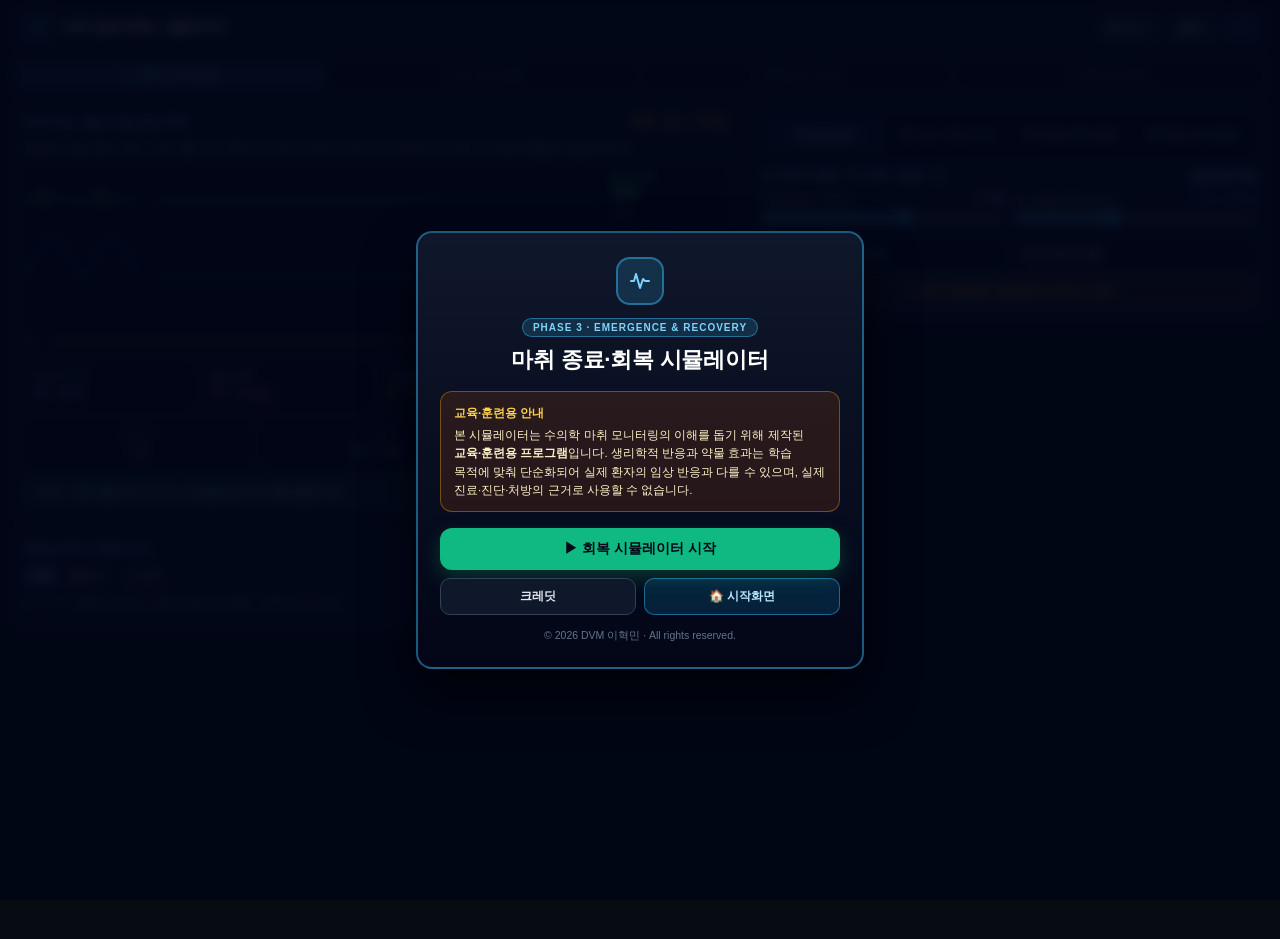
<file: recovery.html>
<!DOCTYPE html>
<html lang="ko">
<head>
  <meta charset="UTF-8" />
  <meta name="viewport" content="width=device-width, initial-scale=1.0" />
  <title>수의 마취 종료·회복 시뮬레이터 — Emergence · Extubation · Recovery</title>
  <style>
    *, *::before, *::after { box-sizing: border-box; margin: 0; padding: 0; }
    html, body { background: #070b12; color: #e2e8f0; font-family: -apple-system, BlinkMacSystemFont, 'Apple SD Gothic Neo', 'Malgun Gothic', sans-serif; min-height: 100vh; overflow-x: hidden; -webkit-text-size-adjust: 100%; }
    button, select, input { font-family: inherit; color: inherit; }
    button { cursor: pointer; border: none; background: transparent; }
    .mono { font-family: ui-monospace, SFMono-Regular, Menlo, monospace; font-variant-numeric: tabular-nums; }
    .hidden { display: none !important; }
    .app-wrap { max-width: 1360px; margin: 0 auto; padding: 10px; display: flex; flex-direction: column; gap: 10px; }
    .topbar { display: flex; flex-wrap: wrap; align-items: center; justify-content: space-between; gap: 8px; background: rgba(15,23,42,0.95); border: 1px solid #1e293b; border-radius: 12px; padding: 8px 12px; }
    .brand { display: flex; align-items: center; gap: 8px; }
    .logo-box { width: 32px; height: 32px; border-radius: 8px; background: rgba(56,189,248,0.15); border: 1px solid rgba(56,189,248,0.35); color: #38bdf8; display: flex; align-items: center; justify-content: center; flex-shrink: 0; }
    .title { font-size: 14px; font-weight: 800; color: #fff; }
    .sub { font-size: 11px; color: #94a3b8; }
    .controls-row { display: flex; flex-wrap: wrap; align-items: center; gap: 6px; }
    .seg { display: inline-flex; background: #020617; border: 1px solid #334155; border-radius: 8px; padding: 2px; }
    .seg button { padding: 4px 10px; font-size: 11px; font-weight: 700; border-radius: 6px; color: #cbd5e1; }
    .seg button.active { background: #38bdf8; color: #020617; }
    select.sel { background: #0f172a; border: 1px solid #334155; border-radius: 8px; padding: 5px 8px; font-size: 12px; color: #f1f5f9; max-width: 290px; }
    .btn { padding: 6px 10px; border-radius: 8px; font-size: 11px; font-weight: 700; border: 1px solid #334155; background: #0f172a; color: #e2e8f0; transition: 0.15s; }
    .btn:hover { background: #1e293b; }
    .btn-primary { background: #10b981; color: #020617; border-color: #10b981; font-weight: 800; }
    .btn-primary:hover { background: #34d399; }
    .btn-amber { background: #fbbf24; color: #020617; border-color: #fbbf24; font-weight: 800; }
    .btn-sky { background: rgba(14,165,233,0.18); color: #7dd3fc; border-color: rgba(56,189,248,0.45); }
    .btn-rose { background: #f43f5e; color: #fff; border-color: #f43f5e; font-weight: 800; }
    .btn-violet { background: rgba(139,92,246,0.2); color: #ddd6fe; border-color: rgba(167,139,250,0.45); }

    .stepper { display: grid; grid-template-columns: repeat(4, 1fr); gap: 6px; background: #0f172a; border: 1px solid #1e293b; border-radius: 10px; padding: 6px; }
    .step-pill { text-align: center; padding: 6px 4px; border-radius: 7px; font-size: 10.5px; font-weight: 700; color: #64748b; background: #020617; border: 1px solid #1e293b; }
    .step-pill.active { background: rgba(56,189,248,0.18); color: #7dd3fc; border-color: rgba(56,189,248,0.55); }
    .step-pill.done { background: rgba(16,185,129,0.15); color: #6ee7b7; border-color: rgba(16,185,129,0.4); }

    .main-grid { display: grid; grid-template-columns: 1fr; gap: 10px; }
    @media (min-width: 1024px) { .main-grid { grid-template-columns: 7fr 5fr; align-items: start; } }
    .card { background: rgba(15,23,42,0.92); border: 1px solid #1e293b; border-radius: 12px; padding: 12px; }
    .card-title { font-size: 12px; font-weight: 800; color: #7dd3fc; margin-bottom: 8px; display: flex; align-items: center; justify-content: space-between; gap: 6px; }

    .wave-box { background: #05080f; border: 1px solid #1e293b; border-radius: 10px; overflow: hidden; }
    .wave-row { display: grid; grid-template-columns: 1fr 124px; border-bottom: 1px solid #1e293b; }
    .wave-row:last-child { border-bottom: none; }
    .cv-wrap { position: relative; height: 60px; background-image: linear-gradient(to right, rgba(148,163,184,0.05) 1px, transparent 1px), linear-gradient(to bottom, rgba(148,163,184,0.05) 1px, transparent 1px); background-size: 20px 20px; }
    .cv-wrap canvas { position: absolute; inset: 0; width: 100%; height: 100%; display: block; }
    .num-col { padding: 6px 8px; display: flex; flex-direction: column; justify-content: space-between; background: rgba(2,6,23,0.7); border-left: 1px solid #1e293b; }
    .num-lbl { font-size: 10px; font-weight: 700; }
    .num-val { font-size: 23px; font-weight: 800; line-height: 1; }
    .num-sub { font-size: 9.5px; color: #94a3b8; }

    .vital-strip { display: grid; grid-template-columns: repeat(4, 1fr); gap: 6px; margin-top: 8px; }
    @media (max-width: 639px) { .vital-strip { grid-template-columns: repeat(2, 1fr); } }
    .v-card { background: #020617; border: 1px solid #1e293b; border-radius: 8px; padding: 7px 8px; }
    .v-card .lbl { font-size: 10px; color: #94a3b8; font-weight: 700; }
    .v-card .val { font-size: 15px; font-weight: 800; margin-top: 2px; }

    .reflex-bar { margin-top: 8px; display: grid; grid-template-columns: repeat(3, 1fr); gap: 6px; }
    .rf-box { background: #020617; border: 1px solid #1e293b; border-radius: 8px; padding: 7px; text-align: center; }
    .rf-box .rl { font-size: 10px; color: #94a3b8; }
    .rf-box .rv { font-size: 12px; font-weight: 800; margin-top: 2px; }

    .alarm-bar { margin-top: 8px; padding: 8px 10px; border-radius: 8px; font-size: 11px; font-weight: 700; border: 1px solid #1e293b; background: #020617; color: #cbd5e1; }
    .alarm-bar.warn { background: rgba(120,53,15,0.35); border-color: rgba(245,158,11,0.55); color: #fde68a; }
    .alarm-bar.danger { background: rgba(127,29,29,0.45); border-color: rgba(244,63,94,0.7); color: #fecdd3; }
    .alarm-bar.good { background: rgba(6,78,59,0.35); border-color: rgba(16,185,129,0.5); color: #a7f3d0; }

    .act-grid { display: grid; grid-template-columns: repeat(2, 1fr); gap: 6px; margin-top: 8px; }
    .act-btn { text-align: left; padding: 9px 10px; border-radius: 9px; border: 1px solid #334155; background: #020617; color: #e2e8f0; transition: 0.15s; }
    .act-btn:hover { border-color: #38bdf8; }
    .act-btn .at { font-size: 11.5px; font-weight: 800; color: #f8fafc; }
    .act-btn .ad { font-size: 10px; color: #94a3b8; margin-top: 2px; line-height: 1.35; }

    .chat-box { margin-top: 8px; background: #020617; border: 1px solid #1e293b; border-radius: 9px; padding: 8px; max-height: 140px; overflow-y: auto; font-size: 11px; display: flex; flex-direction: column; gap: 6px; }
    .chat-msg { padding: 6px 8px; border-radius: 7px; line-height: 1.45; }
    .chat-msg.owner { background: rgba(30,41,59,0.85); color: #e2e8f0; border-left: 2px solid #fbbf24; }
    .chat-msg.vet { background: rgba(16,185,129,0.16); color: #a7f3d0; border-left: 2px solid #10b981; }

    .log-list { max-height: 135px; overflow-y: auto; font-size: 11px; display: flex; flex-direction: column; gap: 4px; margin-top: 6px; }
    .log-item { padding: 3px 6px; border-left: 2px solid #475569; color: #cbd5e1; }
    .log-item.good { border-color: #10b981; color: #a7f3d0; }
    .log-item.warn { border-color: #f59e0b; color: #fde68a; }
    .log-item.danger { border-color: #f43f5e; color: #fecdd3; }

    .overlay { position: fixed; inset: 0; z-index: 50; background: rgba(2,6,23,0.9); backdrop-filter: blur(6px); display: flex; align-items: center; justify-content: center; padding: 16px; }
    .modal-card { width: 100%; max-width: 480px; max-height: 90dvh; overflow-y: auto; background: #0f172a; border: 2px solid rgba(56,189,248,0.45); border-radius: 16px; padding: 20px; box-shadow: 0 25px 50px rgba(0,0,0,0.6); }
    footer { text-align: center; padding: 8px 12px; font-size: 10px; color: #64748b; border-top: 1px solid #1e293b; background: #020617; margin-top: 8px; }
    input[type="range"] { width: 100%; accent-color: #38bdf8; }
  
    body { word-break: keep-all; }
    .step-pill { white-space: nowrap; word-break: keep-all; }
    @media (max-width: 767px) {
      .stepper { grid-template-columns: repeat(2, minmax(0, 1fr)) !important; gap: 5px !important; }
      .step-pill { font-size: 11.5px !important; padding: 7px 6px !important; }
    }
    .score-summary-row { display: flex; justify-content: space-between; align-items: center; gap: 10px; flex-wrap: wrap; }
    .score-summary-left { white-space: nowrap; flex-shrink: 0; }
    .score-summary-right { text-align: right; font-size: 11px; color: #cbd5e1; }
    @media (max-width: 520px) {
      .score-summary-row { flex-direction: column; align-items: flex-start; gap: 6px; }
      .score-summary-right { text-align: left; }
    }
  
    .lab-modal-backdrop { position: fixed; inset: 0; z-index: 95; display: flex; align-items: center; justify-content: center; background: rgba(2,6,23,0.84); backdrop-filter: blur(4px); padding: 12px; }
    .lab-modal-backdrop.hidden { display: none !important; }
    .lab-modal-card { width: 100%; max-width: 720px; max-height: 88vh; display: flex; flex-direction: column; border-radius: 14px; border: 1px solid #334155; background: #0b1220; color: #e2e8f0; box-shadow: 0 24px 60px rgba(0,0,0,0.65); overflow: hidden; }
    .lab-modal-hdr { display: flex; align-items: center; justify-content: space-between; gap: 8px; padding: 12px 16px; border-bottom: 1px solid #1e293b; background: #0f172a; }
    .lab-modal-body { padding: 14px 16px; overflow-y: auto; font-size: 12px; }
    .lab-tabs { display: flex; gap: 6px; padding: 8px 16px; background: #080d18; border-bottom: 1px solid #1e293b; flex-wrap: wrap; }
    .lab-tab { padding: 6px 12px; border-radius: 8px; border: 1px solid #334155; background: #0f172a; color: #94a3b8; font-size: 11.5px; font-weight: 700; cursor: pointer; white-space: nowrap; }
    .lab-tab.active { background: #0284c7; border-color: #38bdf8; color: #fff; }
    .lab-table { width: 100%; border-collapse: collapse; font-size: 11.5px; margin-bottom: 10px; }
    .lab-table th, .lab-table td { padding: 5px 8px; border-bottom: 1px solid #1e293b; text-align: left; }
    .lab-table th { color: #94a3b8; font-weight: 700; background: #0f172a; font-size: 10.5px; }
    .lab-val-hi { color: #fb7185; font-weight: 800; }
    .lab-val-lo { color: #38bdf8; font-weight: 800; }
    .lab-val-ok { color: #e2e8f0; font-weight: 600; }
    .lab-flag { display: inline-block; padding: 1px 5px; border-radius: 4px; font-size: 9.5px; font-weight: 800; margin-left: 4px; }
    .lab-flag-hi { background: rgba(244,63,94,0.2); color: #fda4af; border: 1px solid rgba(244,63,94,0.45); }
    .lab-flag-lo { background: rgba(56,189,248,0.2); color: #7dd3fc; border: 1px solid rgba(56,189,248,0.45); }
  
    .ctrl-tabs { display: grid; grid-template-columns: repeat(4, minmax(0, 1fr)); gap: 5px; margin-bottom: 10px; background: #020617; padding: 5px; border-radius: 10px; border: 1px solid #1e293b; }
    .ctrl-tabs.two { grid-template-columns: repeat(2, minmax(0, 1fr)); }
    .ctrl-tab { padding: 7px 6px; border-radius: 7px; border: 1px solid transparent; background: transparent; color: #94a3b8; font-size: 11.5px; font-weight: 800; cursor: pointer; transition: 0.15s; white-space: nowrap; overflow: hidden; text-overflow: ellipsis; }
    .ctrl-tab:hover { color: #e2e8f0; background: rgba(30,41,59,0.7); }
    .ctrl-tab.active { background: rgba(56,189,248,0.18); color: #7dd3fc; border-color: rgba(56,189,248,0.5); }
    @media (max-width: 640px) { .ctrl-tabs { grid-template-columns: repeat(2, minmax(0, 1fr)); } }

    body.immersive-full .app-wrap { max-width: 100%; padding: 6px; }
    .phys-group { margin-bottom: 10px; padding: 9px; border-radius: 10px; background: rgba(2,6,23,0.72); border: 1px solid #1e293b; }
    .phys-group h4 { margin: 0 0 6px; font-size: 11.5px; font-weight: 800; color: #7dd3fc; }
    .phys-grid { display: grid; grid-template-columns: repeat(2, 1fr); gap: 6px; }
    .phys-cell { background: rgba(15,23,42,0.85); border: 1px solid #1e293b; border-radius: 7px; padding: 5px 7px; }
    .phys-bar-bg { height: 5px; border-radius: 99px; background: #1e293b; overflow: hidden; margin-top: 4px; }
    .phys-bar-fill { height: 100%; border-radius: 99px; transition: width 0.25s; }
  </style>
  <link rel="stylesheet" href="ui-enhance.css" />
</head>
<body>
  <!-- Standby Start Screen -->
  <div id="start-screen" class="overlay" role="dialog" aria-modal="true" aria-labelledby="start-title">
    <div style="width:100%; max-width:448px; border-radius:16px; border:2px solid rgba(56,189,248,0.45); background:linear-gradient(180deg,#0f172a,#020617); padding:24px 22px; text-align:center; box-shadow:0 25px 50px rgba(0,0,0,0.65);">
      <div style="margin:0 auto 12px; width:48px; height:48px; border-radius:14px; display:flex; align-items:center; justify-content:center; background:rgba(56,189,248,0.16); border:2px solid rgba(56,189,248,0.45); color:#7dd3fc;">
        <svg width="24" height="24" fill="none" viewBox="0 0 24 24" stroke="currentColor" stroke-width="2"><path stroke-linecap="round" stroke-linejoin="round" d="M3 12h3l2-7 4 14 3-9 2 2h4"/></svg>
      </div>
      <div style="display:inline-block; padding:3px 10px; border-radius:999px; background:rgba(56,189,248,0.16); border:1px solid rgba(56,189,248,0.45); color:#7dd3fc; font-size:10px; font-weight:800; letter-spacing:0.1em; margin-bottom:8px;">PHASE 3 · EMERGENCE &amp; RECOVERY</div>
      <h1 id="start-title" style="margin:0; font-size:22px; font-weight:800; color:#fff; letter-spacing:-0.01em;">마취 종료·회복 시뮬레이터</h1>

      <div style="margin-top:16px; padding:12px 13px; border-radius:12px; background:rgba(120,53,15,0.28); border:1px solid rgba(245,158,11,0.4); text-align:left; font-size:11.5px; line-height:1.58; color:#fef3c7;">
        <div style="font-weight:800; color:#fcd34d; margin-bottom:4px;">교육·훈련용 안내</div>
        본 시뮬레이터는 수의학 마취 모니터링의 이해를 돕기 위해 제작된 <strong>교육·훈련용 프로그램</strong>입니다. 생리학적 반응과 약물 효과는 학습 목적에 맞춰 단순화되어 실제 환자의 임상 반응과 다를 수 있으며, 실제 진료·진단·처방의 근거로 사용할 수 없습니다.
      </div>

      <div style="margin-top:16px; display:flex; flex-direction:column; gap:8px;">
        <button id="btn-start" type="button" style="width:100%; border-radius:12px; border:none; background:#10b981; padding:12px; font-size:13.5px; font-weight:800; color:#020617; cursor:pointer; box-shadow:0 8px 20px rgba(16,185,129,0.25);">
          ▶ 회복 시뮬레이터 시작
        </button>
        <div style="display:grid; grid-template-columns:1fr 1fr; gap:8px;">
          <button id="btn-credits" type="button" style="border-radius:10px; border:1px solid #334155; background:#0f172a; padding:9px; font-size:12px; font-weight:700; color:#e2e8f0; cursor:pointer;">
            크레딧
          </button>
          <button id="btn-portal" type="button" style="border-radius:10px; border:1px solid rgba(56,189,248,0.45); background:rgba(14,165,233,0.16); padding:9px; font-size:12px; font-weight:700; color:#bae6fd; cursor:pointer;">
            🏠 시작화면
          </button>
        </div>
      </div>

      <div style="margin-top:14px; font-size:10.5px; color:#64748b;">© 2026 DVM 이혁민 · All rights reserved.</div>
    </div>
  </div>

  <!-- Credits Modal -->
  <div id="credits-modal" class="overlay hidden" role="dialog" aria-modal="true">
    <div class="modal-card" style="max-width:320px; text-align:center;">
      <div style="font-size:10px; font-weight:800; letter-spacing:0.1em; color:#7dd3fc;">CREDITS</div>
      <h2 style="font-size:17px; font-weight:800; color:#fff; margin-top:4px;">제작 정보</h2>
      <div style="margin-top:14px; background:#020617; border:1px solid #1e293b; border-radius:10px; padding:12px; font-size:12px;">
        <div style="display:flex; justify-content:space-between; padding-bottom:8px; border-bottom:1px solid #1e293b;"><span style="color:#94a3b8;">제작</span><strong style="color:#fff;">DVM 이혁민</strong></div>
        <div style="display:flex; justify-content:space-between; padding-top:8px;"><span style="color:#94a3b8;">제작 도구</span><strong style="color:#67e8f9;">Gemini</strong></div>
      </div>
      <button id="btn-credits-close" type="button" class="btn btn-primary" style="width:100%; margin-top:14px; padding:9px;">닫기</button>
    </div>
  </div>

  <!-- Final Debriefing & SOAP Modal -->
  <div id="result-modal" class="overlay hidden" role="dialog" aria-modal="true">
    <div class="modal-card" style="max-width:540px;">
      <div style="display:flex; justify-content:space-between; align-items:flex-start; gap:8px;">
        <div>
          <div style="font-size:10px; font-weight:800; color:#34d399; letter-spacing:0.1em;">RECOVERY COMPLETE · DEBRIEFING</div>
          <h2 style="font-size:18px; font-weight:800; color:#fff; margin-top:2px;">마취 회복 평가 리포트</h2>
        </div>
        <button id="btn-res-close" type="button" class="btn">닫기</button>
      </div>
      <div id="res-score-box" style="margin-top:10px; padding:10px; border-radius:10px; background:#020617; border:1px solid #334155; display:flex; justify-content:space-between; align-items:center;"></div>
      <div id="res-local-body" style="margin-top:10px; font-size:12px; line-height:1.55; color:#e2e8f0; display:flex; flex-direction:column; gap:6px;"></div>
      <div style="margin-top:12px; padding:10px; border-radius:10px; border:1px solid rgba(129,140,248,0.45); background:rgba(30,27,75,0.25);">
        <div style="display:flex; justify-content:space-between; align-items:center; gap:6px; flex-wrap:wrap;">
          <strong style="font-size:12px; color:#67e8f9;">✦ AI 심층 로그 분석 &amp; SOAP 기록지</strong>
          <div style="display:flex; gap:6px;">
            <button id="btn-res-ai" type="button" class="btn btn-sky">✦ AI 해설</button>
            <button id="btn-res-soap" type="button" class="btn btn-primary">📄 SOAP 생성</button>
          </div>
        </div>
        <pre id="res-ai-out" class="hidden" style="margin-top:8px; background:#020617; border:1px solid #1e293b; border-radius:8px; padding:8px; font-size:11px; line-height:1.5; white-space:pre-wrap; color:#e2e8f0; max-height:180px; overflow-y:auto;"></pre>
      </div>
      <button id="btn-res-restart" type="button" class="btn btn-amber" style="width:100%; margin-top:12px; padding:10px;">새 케이스 / 다시 연습하기</button>
    </div>
  </div>

  <div class="app-wrap">
    <header class="topbar">
      <div class="brand">
        <div class="logo-box">
          <svg width="18" height="18" fill="none" viewBox="0 0 24 24" stroke="currentColor" stroke-width="2"><path stroke-linecap="round" stroke-linejoin="round" d="M3 12h3l2-7 4 14 3-9 2 2h4"/></svg>
        </div>
        <div>
          <div class="title">마취 종료·회복 시뮬레이터</div>
        </div>
      </div>
      <div class="controls-row">
        <div class="seg" role="group" aria-label="축종">
          <button id="sp-dog" type="button" class="active">개</button>
          <button id="sp-cat" type="button">고양이</button>
        </div>
        <select id="case-select" class="sel" aria-label="회복 케이스 선택">
          <option value="normal">1. [기초] 일반 수술 정상 회복 (적정 발관)</option>
          <option value="boas">2. [중급] 단두종(BOAS) 회복기 상부기도 폐쇄</option>
          <option value="hypo">3. [중급] 심한 저체온(35.2°C) 지연 회복 &amp; 오한</option>
          <option value="dysphoria">4. [심화] 불쾌감(Dysphoria) vs 급성 통증 감별</option>
          <option value="emergency">5. [심화] 회복기 응급 (후두경련 / α₂ 급속 길항)</option>
        </select>
        <button id="btn-preop-lab" type="button" class="btn" style="background:rgba(14,165,233,0.18); border-color:rgba(56,189,248,0.45); color:#7dd3fc;">마취전 혈액검사</button>
        <button id="btn-phys" type="button" class="btn" disabled style="background:rgba(139,92,246,0.18); border-color:rgba(167,139,250,0.45); color:#ddd6fe; opacity:0.45; cursor:not-allowed;" title="사망(심정지) 후에만 내부 27변수 생리 상태 열람 가능">상태</button>
        <button id="btn-fullscreen" type="button" class="btn btn-sky" title="전체화면 전환">⛶</button>
        <button id="btn-reset" type="button" class="btn">초기화</button>
        <button id="btn-open-start" type="button" class="btn">시작화면</button>
      </div>
    </header>

    <div class="stepper">
      <div class="step-pill active" data-step="1">1. 기화기 OFF·세척</div>
      <div class="step-pill" data-step="2">2. 반사 평가·발관</div>
      <div class="step-pill" data-step="3">3. 회복실 모니터링</div>
      <div class="step-pill" data-step="4">4. 퇴원 안내·평가</div>
    </div>

    <main class="main-grid">
      <section style="display:flex; flex-direction:column; gap:10px;">
        <div class="card">
          <div class="card-title">
            <span id="case-hdr">개 8.0 kg · 일반 수술 정상 회복</span>
            <span id="score-badge" class="mono" style="color:#fbbf24;">회복 점수 100점</span>
          </div>
          <p id="case-desc" style="font-size:12px; color:#cbd5e1; line-height:1.5;"></p>

          <div class="wave-box" style="margin-top:8px;">
            <div class="wave-row">
              <div class="cv-wrap"><canvas id="cv-ecg"></canvas></div>
              <div class="num-col"><span class="num-lbl" style="color:#4ade80;">ECG · HR</span><span id="v-hr" class="num-val mono" style="color:#4ade80;">90</span><span id="v-hr-sub" class="num-sub">안정</span></div>
            </div>
            <div class="wave-row">
              <div class="cv-wrap"><canvas id="cv-spo2"></canvas></div>
              <div class="num-col"><span class="num-lbl" style="color:#38bdf8;">PLETH · SpO₂</span><span id="v-spo2" class="num-val mono" style="color:#38bdf8;">99</span><span id="v-spo2-sub" class="num-sub">정상 산소화</span></div>
            </div>
            <div class="wave-row">
              <div class="cv-wrap"><canvas id="cv-co2"></canvas></div>
              <div class="num-col"><span class="num-lbl" style="color:#facc15;">ETCO₂ / EtIso</span><span id="v-co2" class="num-val mono" style="color:#facc15;">43</span><span id="v-etiso" class="num-sub mono" style="color:#f0abfc;">EtIso 1.5%</span></div>
            </div>
          </div>

          <div class="vital-strip">
            <div class="v-card"><div class="lbl">체온 BT (°C)</div><div id="v-bt" class="val mono" style="color:#c4b5fd;">37.8°C</div></div>
            <div class="v-card"><div class="lbl">혈압 MAP</div><div id="v-map" class="val mono" style="color:#fb7185;">82 mmHg</div></div>
            <div class="v-card"><div class="lbl">자발호흡 RR</div><div id="v-rr" class="val mono" style="color:#facc15;">8 /min</div></div>
            <div class="v-card"><div class="lbl">행동 / 기도음</div><div id="v-behav" class="val" style="font-size:12px; color:#6ee7b7;">깊은 수면</div></div>
          </div>

          <div class="reflex-bar">
            <div class="rf-box"><div class="rl">안검반사</div><div id="rf-eye" class="rv" style="color:#94a3b8;">소실</div></div>
            <div class="rf-box"><div class="rl">턱 긴장도</div><div id="rf-jaw" class="rv" style="color:#94a3b8;">완전 이완</div></div>
            <div class="rf-box"><div class="rl">연하반사 (Swallow)</div><div id="rf-swal" class="rv" style="color:#94a3b8;">0회 (없음)</div></div>
          </div>

          <div id="alarm-bar" class="alarm-bar good">수술이 종료되었습니다. 기화기를 0%로 끄고 O₂ 유량을 높여 마취가스를 배출하세요.</div>
        </div>

        <div class="card">
          <div class="card-title"><span>회복실 처치·이벤트 로그</span><span id="clock" class="mono" style="color:#34d399;">00:00</span></div>
          <div id="log-list" class="log-list"></div>
        </div>
      </section>

      <!-- Right: Recovery Controls & Complication Handling -->
      <aside class="right-col">
        <div class="card">
          <div class="ctrl-tabs" id="rec-tabs" role="tablist">
            <button type="button" class="ctrl-tab active" data-rtab="extub" role="tab" aria-selected="true">① 발관·환기</button>
            <button type="button" class="ctrl-tab" data-rtab="support" role="tab" aria-selected="false">② 산소·가온·기도</button>
            <button type="button" class="ctrl-tab" data-rtab="drugs" role="tab" aria-selected="false">③ 진통·진정·길항</button>
            <button type="button" class="ctrl-tab" data-rtab="discharge" role="tab" aria-selected="false">④ 퇴원 안내·종료</button>
          </div>

          <div class="rec-pane" data-rp="extub">
            <div class="card-title"><span>1) 기화기 종료 · O₂ 세척 · 발관</span><span id="ext-badge" class="badge" style="background:rgba(56,189,248,0.18); color:#7dd3fc;">삽관 중</span></div>
            <div style="display:grid; grid-template-columns:1fr 1fr; gap:10px; margin-bottom:10px; font-size:12px;">
              <div>
                <div style="display:flex; justify-content:space-between;"><span>Isoflurane 기화기</span><strong id="d-iso" class="mono" style="color:#f0abfc;">1.5%</strong></div>
                <input id="sl-iso" type="range" min="0" max="2.5" step="0.5" value="1.5" />
              </div>
              <div>
                <div style="display:flex; justify-content:space-between;"><span>O₂ 유량 (세척 속도)</span><strong id="d-o2" class="mono" style="color:#38bdf8;">1.5 L/min</strong></div>
                <input id="sl-o2" type="range" min="0.5" max="3.0" step="0.5" value="1.5" />
              </div>
            </div>
            <div class="act-grid">
              <button id="btn-iso-off" type="button" class="act-btn" style="border-color:rgba(16,185,129,0.5);"><div class="at" style="color:#6ee7b7;">기화기 즉시 OFF (0%)</div><div class="ad">O₂ 2.5 L/min으로 가스 세척 시작</div></button>
              <button id="btn-bag" type="button" class="act-btn"><div class="at" style="color:#fde68a;">보조 배깅 (1회)</div><div class="ad">과배깅 시 ETCO₂↓로 자발호흡 지연!</div></button>
              <button id="btn-extubate" type="button" class="act-btn" style="grid-column:span 2; border-color:rgba(251,191,36,0.6); background:rgba(120,53,15,0.25);"><div class="at" style="color:#fbbf24; text-align:center;">🩺 커프 바람 빼고 발관(Extubation) 실시</div><div class="ad" style="text-align:center;">연하반사(2회↑) &amp; EtIso ≤ 0.4% &amp; 자발호흡 확인 후 발관 권장 (BOAS는 더 각성 후!)</div></button>
            </div>
          </div>

          <div class="rec-pane" data-rp="support" style="display:none;">
            <div class="card-title"><span>2) 산소 · 체온 · 기도 응급 처치</span></div>
            <div class="act-grid">
              <button id="btn-o2-supp" type="button" class="act-btn"><div class="at" style="color:#7dd3fc;">산소 공급 (Flow-by)</div><div class="ad">발관 후 저산소·천명·오한 시 산소화 유지</div></button>
              <button id="btn-warm" type="button" class="act-btn"><div class="at" style="color:#fcd34d;">능동 가온 (Bair Hugger)</div><div class="ad">저체온·오한(Shivering) 교정</div></button>
              <button id="btn-reintubate" type="button" class="act-btn" style="grid-column:span 2; border-color:rgba(56,189,248,0.45);"><div class="at" style="color:#7dd3fc;">기도 재확보 / 재삽관</div><div class="ad">BOAS 폐쇄·고양이 후두경련 응급</div></button>
            </div>
          </div>

          <div class="rec-pane" data-rp="drugs" style="display:none;">
            <div class="card-title"><span>3) 진통 · 진정 · 길항제 투여</span></div>
            <div class="act-grid">
              <button id="btn-analgesia" type="button" class="act-btn"><div class="at" style="color:#6ee7b7;">진통제 (Methadone IV)</div><div class="ad">수술 부위 압통·빈맥 등 실제 통증 완화</div></button>
              <button id="btn-sedate" type="button" class="act-btn"><div class="at" style="color:#ddd6fe;">진정제 (소량 Dex/Ace)</div><div class="ad">불쾌감(Dysphoria)·BOAS 흥분 진정</div></button>
              <button id="btn-naloxone" type="button" class="act-btn"><div class="at" style="color:#a7f3d0;">Naloxone 소량 적정</div><div class="ad">오피오이드 불쾌감·호흡억제 역전</div></button>
              <button id="btn-atip-im" type="button" class="act-btn"><div class="at" style="color:#fde68a;">Atipamezole IM (권장)</div><div class="ad">α₂ 서맥·지연회복 안전 역전</div></button>
              <button id="btn-atip-iv" type="button" class="act-btn" style="border-color:rgba(244,63,94,0.45);"><div class="at" style="color:#fda4af;">Atipamezole 급속 IV</div><div class="ad">급속 혈관확장·저혈압·흥분 부작용 (주의)</div></button>
              <button id="btn-flumazenil" type="button" class="act-btn" style="border-color:rgba(56,189,248,0.45);"><div class="at" style="color:#7dd3fc;">Flumazenil IV 길항</div><div class="ad">벤조디아제핀(Midazolam) 지연회복·역설적 흥분 역전</div></button>
              <button id="btn-esmolol" type="button" class="act-btn" style="grid-column:span 2; border-color:rgba(167,139,250,0.45);"><div class="at" style="color:#c4b5fd;">Esmolol IV (0.25–0.5 mg/kg · β₁ 차단)</div><div class="ad">회복기 심한 빈맥·교감 흥분(Atipamezole IV 등) 제어 · 서맥/저혈압 금기</div></button>
            </div>
          </div>

          <div class="rec-pane" data-rp="discharge" style="display:none;">
            <div class="card-title">
              <span>4) 보호자 퇴원 안내 AI 롤플레이 &amp; 종료</span>
              <span style="display:inline-flex; align-items:center; gap:5px;">
                <span id="dc-sev-badge" style="font-size:10px; font-weight:800; padding:2px 6px; border-radius:6px; background:rgba(16,185,129,0.16); color:#6ee7b7;">안정 회복</span>
                <select id="dc-owner-lv" class="sel" style="padding:2px 6px; font-size:10.5px; max-width:118px;" title="보호자 의학 지식 수준 (1~5단계)">
                  <option value="1">지식 Lv.1 초보</option>
                  <option value="2" selected>지식 Lv.2 일반</option>
                  <option value="3">지식 Lv.3 관심</option>
                  <option value="4">지식 Lv.4 숙련</option>
                  <option value="5">지식 Lv.5 준전문가</option>
                </select>
                <select id="dc-owner-pers" class="sel" style="padding:2px 6px; font-size:10.5px; max-width:104px;" title="보호자 성향 (무관심·낙관·중립·걱정·부정적)">
                  <option value="indifferent">성향: 무관심</option>
                  <option value="optimistic">성향: 낙관</option>
                  <option value="neutral" selected>성향: 중립</option>
                  <option value="anxious">성향: 걱정</option>
                  <option value="negative">성향: 부정적</option>
                </select>
              </span>
            </div>
            <div style="display:flex; gap:6px;">
              <input id="dc-input" type="text" placeholder="보호자 퇴원 주의사항 입력 (Enter 전송)..." style="flex:1; background:#020617; border:1px solid #334155; border-radius:8px; padding:6px 8px; font-size:11.5px; color:#fff;" />
              <button id="btn-dc-send" type="button" class="btn btn-sky">안내</button>
            </div>
            <div id="dc-chat" class="chat-box"></div>
            <button id="btn-finish-rec" type="button" class="btn btn-primary" style="width:100%; margin-top:10px; padding:10px; font-size:12px;">✅ 회복 완료 및 최종 평가 리포트 보기</button>
          </div>
        </div>
      </aside>
    </main>
  </div>

  <footer>
    <strong style="color:#94a3b8;">마취 종료·회복 시뮬레이터 · © 2026 DVM 이혁민.</strong> All rights reserved. · 본 시뮬레이터는 수의학 교육·훈련용 프로그램으로 실제 환자의 임상 반응과 다를 수 있으며, 실제 진료·진단·처방의 근거로 사용할 수 없습니다.
  </footer>

  
  <div id="preop-lab-modal" class="lab-modal-backdrop hidden" role="dialog" aria-modal="true" aria-label="마취 전 혈액검사 결과">
    <div class="lab-modal-card">
      <div class="lab-modal-hdr">
        <div>
          <div style="font-size:10px; color:#38bdf8; font-weight:800; letter-spacing:0.06em;">PRE-ANESTHETIC LAB PANEL</div>
          <div id="preop-lab-title" style="font-size:14px; font-weight:800; color:#fff;">마취 전 혈액검사 결과</div>
        </div>
        <button id="btn-preop-lab-close" type="button" class="btn">닫기</button>
      </div>
      <div id="preop-lab-meta" style="padding:8px 16px; background:#09101f; border-bottom:1px solid #1e293b; font-size:11px; color:#cbd5e1;"></div>
      <div class="lab-tabs" id="preop-lab-tabs">
        <button type="button" class="lab-tab active" data-labtab="vbg">정맥혈액가스 (VBG 8+13)</button>
        <button type="button" class="lab-tab" data-labtab="chem">Chemistry</button>
        <button type="button" class="lab-tab" data-labtab="cbc">CBC (5-Diff·PLT)</button>
      </div>
      <div class="lab-modal-body" id="preop-lab-body"></div>
    </div>
  </div>

  <!-- 27-Variable Internal Physiology Modal (same 6 systems / 27 variables as Practice Simulator) -->
  <div id="phys-modal" class="overlay hidden" role="dialog" aria-modal="true" aria-label="27변수 내부 생리">
    <div class="modal" style="max-width:740px; max-height:88vh; overflow-y:auto;">
      <div style="display:flex; justify-content:space-between; align-items:center; gap:10px; margin-bottom:8px;">
        <div>
          <div style="font-size:10px; color:#c4b5fd; font-weight:800; letter-spacing:0.06em;">INTERNAL PHYSIOLOGY X-RAY (27 VARIABLES)</div>
          <div style="font-size:15px; font-weight:900; color:#fff;">회복기 27개 숨은 생리 지표</div>
        </div>
        <button id="btn-phys-close" type="button" class="btn">닫기</button>
      </div>
      <div id="phys-state-meta" style="font-size:11.5px; color:#cbd5e1; padding:7px 10px; border-radius:8px; background:#020617; border:1px solid #1e293b; margin-bottom:10px;"></div>
      <div id="phys-state-body"></div>
    </div>
  </div>

  <script>
    (function () {
      'use strict';
      const AI_API_PREFIX = (typeof location !== 'undefined' && location.hostname && location.hostname.endsWith('.pages.dev')) ? '/api' : ((typeof location !== 'undefined' && location.hostname && location.hostname.endsWith('.netlify.app')) ? '/.netlify/functions' : 'https://vet-anesthesia-lhm.netlify.app/.netlify/functions');

      const CASES = {
        normal: {
          name: '일반 수술 정상 회복', desc: '중성화 수술 종료 직후. 기화기를 끄고 EtIso가 0.4% 이하로 내려가며 연하반사가 2회 이상 돌아왔을 때 발관하세요.',
          bt: 37.8, hr: 90, map: 84, etco2: 43, idealSwallow: 2, issue: 'none'
        },
        boas: {
          name: '단두종(BOAS) 회복기 상부기도 폐쇄', desc: '프렌치불독/페르시안. 완전히 각성(연하반사 3회↑·턱 긴장 회복)하기 전에 조기 발관하면 흡기성 천명과 SpO₂ 급락이 발생합니다!',
          bt: 37.6, hr: 112, map: 86, etco2: 46, idealSwallow: 3, issue: 'boas'
        },
        hypo: {
          name: '심한 저체온(35.2°C) 지연 회복 & 오한', desc: '체온 35.2°C로 마취가스 배출이 느리고 각성 시 오한(Shivering)으로 산소소비가 급증합니다. 능동 가온 + 산소 공급이 필수입니다.',
          bt: 35.2, hr: 62, map: 66, etco2: 47, idealSwallow: 2, issue: 'hypo'
        },
        dysphoria: {
          name: '불쾌감(Dysphoria) vs 급성 통증 감별', desc: '발관 후 낑낑대며 머리를 흔들고 진정되지 않습니다. 상처 촉진 반응은 없고 동공 산대·방향감각 상실 → 오피오이드 불쾌감(Dysphoria) 상태!',
          bt: 37.7, hr: 126, map: 92, etco2: 39, idealSwallow: 2, issue: 'dysphoria'
        },
        emergency: {
          name: '회복기 응급 (후두경련 / α₂ 길항 주의)', desc: '고양이 후두경련 또는 Dexmedetomidine 지연 회복 상황. α₂ 역전 시 급속 IV 대신 반드시 IM 투여를 선택하고 기도 폐쇄 시 산소/재삽관하세요.',
          bt: 36.6, hr: 58, map: 94, etco2: 48, idealSwallow: 2, issue: 'emergency'
        }
      };

      const OWNER_LEVEL_LABELS = { 1: 'Lv.1 초보', 2: 'Lv.2 일반', 3: 'Lv.3 관심', 4: 'Lv.4 숙련', 5: 'Lv.5 준전문가' };
      const OWNER_PERSONALITIES = { indifferent: '성향: 무관심', optimistic: '성향: 낙관', neutral: '성향: 중립', anxious: '성향: 걱정', negative: '성향: 부정적' };
      const OWNER_PERS_KEYS = Object.keys(OWNER_PERSONALITIES);
      function applyRecPersTone(baseText, pers) {
        if (pers === 'indifferent') return '네네, 제가 좀 바빠서 핵심만 짧게 들을게요. ' + baseText;
        if (pers === 'optimistic') return '선생님 덕분에 잘 끝났겠죠! 우리 애 원래 회복력 좋아요. ' + baseText;
        if (pers === 'anxious') return '집에 데려갔다가 혹시 밤에 잘못될까 봐 너무 걱정돼요… ' + baseText;
        if (pers === 'negative') return '솔직히 이 상태로 데려가도 정말 문제없는 건지 좀 불안한데요… ' + baseText;
        return baseText;
      }
      function escHtml(s) { return String(s || '').replace(/&/g, '&amp;').replace(/</g, '&lt;').replace(/>/g, '&gt;').replace(/"/g, '&quot;'); }
      function getRecSeverity() {
        if (st.caseId === 'emergency' || st.spo2 < 90) return 'critical';
        if (st.caseId === 'boas' || st.caseId === 'hypo' || st.bt < 36.2) return 'high';
        if (st.caseId === 'dysphoria') return 'moderate';
        return 'low';
      }
      function getRecOpening(sev, lv) {
        if (sev === 'critical') {
          return lv >= 4
            ? '선생님, 회복 중에 응급 상황이 있었다고 들었는데 지금 기도랑 산소포화도는 완전히 안정된 건가요? 퇴원해도 정말 괜찮을까요?'
            : '선생님, 아까 깨어나다가 숨이 막혔다면서요?! 지금 우리 애 정말 괜찮은 건가요? 집에서 또 그러면 어떡해요!';
        }
        if (sev === 'high') {
          return lv >= 4
            ? '선생님, 체온이나 호흡 회복이 느려서 걱정이 많습니다. 집에서 모니터링해야 할 구체적인 지표와 응급 기준을 알려주세요.'
            : '선생님, 아이가 아직 많이 떨거나 숨소리가 거친 것 같아서 너무 걱정돼요... 집에 데려가서 어떻게 돌봐야 할까요?';
        }
        if (sev === 'moderate') {
          return lv >= 4
            ? '선생님, 아이가 계속 낑낑대던데 수술 통증 때문인지 오피오이드 불쾌감 때문인지 궁금합니다. 집에서는 어떻게 관리하면 될까요?'
            : '선생님, 아이가 아까부터 계속 낑낑거리고 안절부절못하던데 많이 아픈 건가요? 집에 가서 어떻게 해줘야 하죠?';
        }
        return lv >= 4
          ? '선생님, 수술과 마취 회복은 잘 마무리되었나요? 급여 재개 시점과 진통제·상처 관리 주의사항 안내 부탁드립니다.'
          : '선생님, 수술 잘 끝났죠? 집에 가면 밥이랑 물은 언제부터 줘도 될까요? 주의할 점 알려주세요!';
      }
      function renderDcChat() {
        const box = document.getElementById('dc-chat');
        if (!box) return;
        box.innerHTML = st.dcHistory.map((m) => {
          if (m.abort) return `<div class="chat-msg owner" style="border-color:#f43f5e; background:rgba(136,19,55,0.35); color:#fecdd3;"><strong>보호자 (상담 중단):</strong> ${escHtml(m.text)}</div>`;
          if (m.sender === 'vet') return `<div class="chat-msg vet"><strong>수의사:</strong> ${escHtml(m.text)}</div>`;
          return `<div class="chat-msg owner"><strong>보호자:</strong> ${escHtml(m.text)}</div>`;
        }).join('');
        box.scrollTop = box.scrollHeight;
      }
      function isReassuringMsg(text) {
        return /(안심|걱정\s*마|걱정\s*하지|괜찮|양호|정상|안정적|안정됐|안정화|좋아졌|잘\s*유지|무사히|수치.*좋|혈검.*정상|바이탈.*안정|호전|회복.*좋|잘\s*버티|문제\s*없|안전하게|안정권)/i.test(String(text || ''));
      }
      function getRecClinicalStatus() {
        const issues = [];
        if (st.arrested) issues.push('심정지');
        if (st.spo2 < 95) issues.push(`SpO₂ 저하(${Math.round(st.spo2)}%)`);
        if (st.map < 68) issues.push(`저혈압(MAP ${Math.round(st.map)})`);
        if (st.bt < 36.6) issues.push(`저체온(${st.bt.toFixed(1)}°C)`);
        if (st.complicationActive) issues.push('회복기 합병증 미해결');
        const good = issues.length === 0;
        const summary = good
          ? `양호 (회복 바이탈 안정: HR ${Math.round(st.hr)}, MAP ${Math.round(st.map)}, SpO₂ ${Math.round(st.spo2)}%, BT ${st.bt.toFixed(1)}°C)`
          : `이상 소견 존재 (${issues.join(', ')})`;
        return { good, issues, summary };
      }
      function syncDcOwnerMeta() {
        const clin = getRecClinicalStatus();
        const sev = (st.ownerReassured && clin.good) ? 'reassured' : getRecSeverity();
        const badge = document.getElementById('dc-sev-badge');
        const sel = document.getElementById('dc-owner-lv');
        const map = {
          reassured: ['안도·진정됨', 'rgba(16,185,129,0.22)', '#6ee7b7'],
          low: ['안정 회복', 'rgba(16,185,129,0.16)', '#6ee7b7'],
          moderate: ['주의·불안', 'rgba(245,158,11,0.18)', '#fde68a'],
          high: ['고위험·걱정', 'rgba(249,115,22,0.2)', '#fdba74'],
          critical: ['응급·다급', 'rgba(244,63,94,0.22)', '#fda4af']
        };
        if (badge && map[sev]) { badge.textContent = map[sev][0]; badge.style.background = map[sev][1]; badge.style.color = map[sev][2]; }
        if (sel) sel.value = String(st.ownerLevel);
        const persSel = document.getElementById('dc-owner-pers');
        if (persSel) persSel.value = st.ownerPersonality || 'neutral';
        return sev;
      }
      function buildOfflineDcReply(msg, sev, lv, history) {
        const prevVet = history.filter(m => m.sender === 'vet').map(m => m.text.trim());
        const isRepeat = prevVet.slice(0, -1).some(p => p === msg || (msg.length >= 6 && p.includes(msg.slice(0, 6))));
        if (isRepeat) return '선생님, 그건 아까 말씀해 주신 내용이랑 똑같은데요... 혹시 그 외에 집에서 따로 봐야 할 응급 증상은 없나요?';
        if (msg.length <= 2 || /^(네|응|음|ㅋㅋ|ㅎㅎ|몰라|글쎄|어|예)$/.test(msg) || /(몰라|알아서|대충|그냥|귀찮|시끄|말이 많|안 궁금|상관없|글쎄|뭐어때|니가)/.test(msg)) {
          return sev === 'critical'
            ? '선생님, 지금 아이가 회복 중에 힘들어했는데 그렇게 대충 말씀하시면 제가 집에서 어떻게 돌봐요?! 제대로 설명해 주세요!'
            : '선생님… 그렇게 성의 없이 말씀하시니까 좀 답답하고 불안하네요. 집에서 뭘 조심해야 하는지 구체적으로 설명해 주세요.';
        }
        const clin = getRecClinicalStatus();
        if (isReassuringMsg(msg)) {
          if (clin.good) {
            return lv >= 4
              ? '회복 바이탈과 체온·산소포화도 모두 안정적이라니 이제야 마음이 놓이네요. 말씀해 주신 퇴원 주의사항 꼼꼼히 챙기겠습니다.'
              : '휴… 회복 상태랑 바이탈 다 좋다고 해주시니 이제야 한숨 돌리겠어요! 너무 걱정했었는데 감사합니다 선생님, 집에서도 잘 돌볼게요.';
          } else {
            return `선생님, 아직 회복 지표(${clin.issues.slice(0, 2).join(', ')})가 완전히 안정되진 않은 것 같은데… 조금 더 지켜보고 퇴원해야 하지 않을까요?`;
          }
        }
        if (/밥|물|금식|식사|급여/i.test(msg)) return lv >= 4 ? '네, 마취 후 오연 방지를 위해 소량 음수부터 확인하고 구토 없으면 급여할게요. 진통제 복용 타이밍은 식후가 나을까요?' : '알겠어요, 몇 시간 뒤에 물부터 조금씩 줘볼게요. 혹시 토하면 바로 병원으로 데려와야 하나요?';
        if (/체온|보온|따뜻|떨/i.test(msg)) return '집에 가서도 따뜻한 담요 덮어주고 떨림이 계속되는지 잘 볼게요. 숨소리나 잇몸 색깔도 같이 보면 되겠죠?';
        if (/상처|넥카라|소독|약|진통/i.test(msg)) return lv >= 4 ? '네, 처방약 용법대로 먹이고 넥카라 유지하면서 절개 부위 부종이나 삼출물 여부 매일 체크하겠습니다.' : '넥카라 안 풀고 상처 안 핥게 잘 챙길게요. 혹시 밤에 아이가 갑자기 힘들어하면 바로 연락드려도 되죠?';
        return sev === 'critical'
          ? '알겠어요 선생님, 말씀하신 대로 호흡이랑 의식 상태 계속 지켜볼게요. 조금이라도 이상하면 바로 응급실로 올게요.'
          : '네, 말씀해 주신 부분 잘 기억해 둘게요. 혹시 집에 가서 꼭 병원에 다시 와야 하는 위험 신호가 있으면 한 가지만 더 알려주세요.';
      }

      const st = {
        species: 'dog', caseId: 'normal', paused: true, sec: 0, score: 100,
        iso: 1.5, etIso: 1.5, o2: 1.5, hr: 90, spo2: 99, etco2: 43, map: 84, bt: 37.8, rr: 8,
        swallows: 0, extubated: false, o2Supp: false, warming: false,
        complicationActive: false, complicationSolved: false, bagCount15: 0,
        step: 1, mistakes: [], goods: [], logs: [], dischargeDone: false,
        ownerLevel: 2, ownerReassured: false, dcHistory: [], dcBusy: false,
        viability: 100, arrested: false, arrestReason: '', phys: null
      };

      const clampRec = (v, lo, hi) => Math.max(lo, Math.min(hi, v));

      function initRecoveryPhys() {
        const c = CASES[st.caseId];
        const isCat = st.species === 'cat';
        const isBoas = c.issue === 'boas';
        const isHypo = c.issue === 'hypo';
        const isEmerg = c.issue === 'emergency';
        const isDysph = c.issue === 'dysphoria';
        st.viability = 100;
        st.arrested = false;
        st.arrestReason = '';
        const pb = document.getElementById('btn-phys');
        if (pb) { pb.disabled = true; pb.style.opacity = '0.45'; pb.style.cursor = 'not-allowed'; }
        st.phys = {
          preloadVol: isHypo ? 90 : 96,
          svr: isEmerg ? 116 : 100,
          contractility: isHypo ? 88 : 96,
          arrhythmiaRisk: isEmerg ? 28 : (isHypo ? 22 : 12),
          pcv: isCat ? 35 : 41,
          albumin: isHypo ? 2.6 : 3.1,
          lactate: isHypo ? 1.9 : (isEmerg ? 1.7 : 1.3),
          coagReserve: isHypo ? 82 : 95,
          lungWater: isBoas ? 12 : 4,
          compliance: isBoas ? 78 : 92,
          vqMismatch: isBoas ? 16 : 6,
          airwayResistance: isBoas ? 48 : 14,
          intrathoracicP: 5,
          serumNa: isCat ? 151 : 146,
          serumK: 4.3,
          serumCl: isCat ? 118 : 112,
          myoStability: 96,
          ionizedCa: 1.22,
          bloodGlucose: isHypo ? 64 : 104,
          baseExcess: isHypo ? -3.2 : -1.2,
          arterialPH: isHypo ? 7.31 : 7.36,
          vo2: 100,
          alpha2Tone: isEmerg ? 45 : (isHypo ? 25 : 0),
          opioidTone: isDysph ? 48 : (isEmerg ? 30 : 25),
          nociception: isDysph ? 18 : 22,
          vagalTone: isBoas ? 36 : (isEmerg ? 32 : 16),
          icp: isBoas ? 14 : 10,
          histamineTone: 0,
          urineOutput: 1.3
        };
      }

      function triggerRecoveryArrest(reason) {
        if (st.arrested) return;
        st.arrested = true;
        st.paused = true;
        st.arrestReason = reason;
        st.viability = 0;
        st.score = 0;
        st.hr = 0; st.map = 0; st.spo2 = 0; st.etco2 = 0; st.rr = 0;
        const pb = document.getElementById('btn-phys');
        if (pb) { pb.disabled = false; pb.style.opacity = '1'; pb.style.cursor = 'pointer'; }
        el.behav.textContent = '💀 심정지 (Cardiac Arrest)';
        st.mistakes.unshift(`회복기 치명적 바이탈 악화로 심정지/사망 — ${reason}`);
        addLog(`💀 [심정지/사망] ${reason}`, 'danger');
        setAlarm(`💀 심정지(Cardiac Arrest) 발생! — ${reason}`, 'danger');
        updateUI();
        setTimeout(() => openRecoveryDebrief(false, true, reason), 900);
      }

      function stepRecoveryPhys(dt) {
        const p = st.phys;
        if (!p || st.arrested || st.abortedByOwner) return;

        // Airway & oxygenation linkage
        const airwayBlocked = st.complicationActive && !st.complicationSolved && (CASES[st.caseId].issue === 'boas' || CASES[st.caseId].issue === 'emergency');
        p.airwayResistance = clampRec(p.airwayResistance + ((airwayBlocked ? 78 : (CASES[st.caseId].issue === 'boas' ? 42 : 14)) - p.airwayResistance) * 0.18 * dt, 8, 95);
        p.vqMismatch = clampRec(p.vqMismatch + ((st.spo2 < 90 ? 34 : (st.o2Supp ? 5 : 10)) - p.vqMismatch) * 0.14 * dt, 3, 60);
        p.lungWater = clampRec(p.lungWater + (airwayBlocked ? 0.8 * dt : -0.25 * dt), 0, 80);

        // Perfusion, lactate, acid-base & VO2 (shivering in hypothermia raises VO2!)
        const shivering = st.bt < 36.2 && !st.warming;
        p.vo2 = clampRec(p.vo2 + ((shivering ? 165 : 100) - p.vo2) * 0.15 * dt, 70, 220);
        const hypox = Math.max(0, 92 - st.spo2);
        const hypoMap = Math.max(0, 62 - st.map);
        if (hypox > 0 || hypoMap > 0) {
          p.lactate = clampRec(p.lactate + (hypox * 0.015 + hypoMap * 0.012) * dt, 0.7, 14);
          p.baseExcess = clampRec(p.baseExcess - (hypox * 0.02 + hypoMap * 0.018) * dt, -22, 12);
          p.arrhythmiaRisk = clampRec(p.arrhythmiaRisk + (hypox * 0.18 + hypoMap * 0.12) * dt, 5, 100);
        } else {
          p.lactate = clampRec(p.lactate - 0.04 * dt, 0.8, 14);
          p.arrhythmiaRisk = clampRec(p.arrhythmiaRisk - 0.35 * dt, 8, 100);
        }
        if (st.bt < 35.5) {
          p.coagReserve = clampRec(p.coagReserve - 0.35 * dt, 35, 100);
          p.arrhythmiaRisk = clampRec(p.arrhythmiaRisk + 0.45 * dt, 5, 100);
        }
        p.arterialPH = clampRec(7.40 + p.baseExcess * 0.015 - (st.etco2 - 40) * 0.008, 6.90, 7.60);
        p.icp = clampRec(10 + Math.max(0, st.etco2 - 42) * 0.35 + (airwayBlocked ? 5 : 0), 6, 36);
        p.urineOutput = clampRec(st.map < 60 ? 0.25 : 1.3, 0.1, 3.0);

        // Hidden Viability (생명 예비력: 100 -> 0 = Cardiac Arrest)
        let drain = 0;
        let cause = '';
        if (st.spo2 < 85) { drain += 4.8; cause = `중증 저산소증 (SpO₂ ${Math.round(st.spo2)}%)`; }
        else if (st.spo2 < 90) { drain += 2.2; cause = `지속적 저산소증 (SpO₂ ${Math.round(st.spo2)}%)`; }
        if (st.map < 50) { drain += 4.2; cause = cause || `치명적 저혈압 쇼크 (MAP ${Math.round(st.map)} mmHg)`; }
        else if (st.map < 58) { drain += 2.0; cause = cause || `지속적 저혈압 (MAP ${Math.round(st.map)} mmHg)`; }
        if (st.hr < 42 || st.hr > 215) { drain += 3.2; cause = cause || `치명적 부정맥/심박 이상 (HR ${Math.round(st.hr)} bpm)`; }
        if (st.etco2 > 66 && !st.extubated) { drain += 2.2; cause = cause || `중증 고탄산혈증·호흡성 산증 (ETCO₂ ${Math.round(st.etco2)} mmHg)`; }
        if (st.bt < 34.7) { drain += 1.8; cause = cause || `중증 저체온 심근 억제 (BT ${st.bt.toFixed(1)}°C)`; }
        if (p.arrhythmiaRisk >= 88) { drain += 3.5; cause = cause || '치명적 심실성 부정맥(VT/VF)'; }

        if (drain > 0) {
          st.viability = clampRec(st.viability - drain * dt, 0, 100);
          if (st.viability <= 35 && st.viability > 0 && Math.random() < 0.08 * dt) {
            setAlarm(`긴급! 바이탈 악화로 생명 위험(${cause}) — 즉시 응급 처치하세요!`, 'danger');
          }
          if (st.viability <= 0) {
            triggerRecoveryArrest(cause || '회복기 바이탈 부전');
          }
        } else if (st.spo2 >= 94 && st.map >= 65 && st.hr >= 55 && st.hr <= 185 && st.bt >= 36.0) {
          st.viability = clampRec(st.viability + 1.5 * dt, 0, 100);
        }
      }

      function renderRecoveryPhysModal() {
        const p = st.phys;
        if (!p) return;
        const cpp = Math.max(0, Math.round(st.map - p.icp));
        const meta = document.getElementById('phys-state-meta');
        if (meta) {
          meta.innerHTML = st.arrested
            ? `<strong style="color:#fda4af;">💀 심정지(사망) 후 27변수 생리 복기</strong> — 사인: ${st.arrestReason}`
            : `<strong style="color:#c4b5fd;">회복기 실시간 27개 숨은 생리 지표</strong> — 숨은 생명 예비력(Viability): <strong class="mono" style="color:${st.viability < 50 ? '#fb7185' : '#34d399'};">${Math.round(st.viability)}%</strong>`;
        }
        const cell = (lbl, val, pct, col = '#38bdf8') => `
          <div class="phys-cell">
            <div style="display:flex; justify-content:space-between; font-size:10.5px;"><span style="color:#94a3b8;">${lbl}</span><strong class="mono" style="color:#f8fafc;">${val}</strong></div>
            <div class="phys-bar-bg"><div class="phys-bar-fill" style="width:${clampRec(pct,0,100)}%; background:${col};"></div></div>
          </div>`;
        const groups = [
          ['1. 심혈관·혈역학 (4)', [
            cell('유효 순환 혈량', `${Math.round(p.preloadVol)}%`, p.preloadVol, p.preloadVol < 80 ? '#fb7185' : '#34d399'),
            cell('전신혈관저항(SVR)', `${Math.round(p.svr)}%`, p.svr / 1.4, p.svr < 75 ? '#fb7185' : '#38bdf8'),
            cell('심근 수축력', `${Math.round(p.contractility)}%`, p.contractility, p.contractility < 70 ? '#fbbf24' : '#34d399'),
            cell('부정맥 역치(VPC)', `${Math.round(p.arrhythmiaRisk)}`, p.arrhythmiaRisk, p.arrhythmiaRisk > 45 ? '#fb7185' : '#38bdf8')
          ]],
          ['2. 혈액·교질·관류 (4)', [
            cell('PCV (헤마토크릿)', `${p.pcv.toFixed(1)}%`, (p.pcv / 55) * 100, p.pcv < 25 ? '#fb7185' : '#34d399'),
            cell('알부민 (Alb)', `${p.albumin.toFixed(1)} g/dL`, (p.albumin / 4.2) * 100, p.albumin < 2.2 ? '#fbbf24' : '#34d399'),
            cell('젖산 (Lactate)', `${p.lactate.toFixed(1)} mmol/L`, (p.lactate / 10) * 100, p.lactate >= 2.5 ? '#fb7185' : '#34d399'),
            cell('응고 예비능', `${Math.round(p.coagReserve)}%`, p.coagReserve, p.coagReserve < 60 ? '#fb7185' : '#34d399')
          ]],
          ['3. 호흡·심폐 연동 (5)', [
            cell('폐포 수분(폐수종)', `${Math.round(p.lungWater)}`, p.lungWater, p.lungWater > 20 ? '#fb7185' : '#34d399'),
            cell('폐 탄성(Compliance)', `${Math.round(p.compliance)}%`, p.compliance, p.compliance < 70 ? '#fbbf24' : '#38bdf8'),
            cell('V/Q 불균형(션트)', `${Math.round(p.vqMismatch)}%`, p.vqMismatch * 2, p.vqMismatch > 20 ? '#fb7185' : '#38bdf8'),
            cell('기도 저항', `${Math.round(p.airwayResistance)}`, p.airwayResistance, p.airwayResistance > 40 ? '#fb7185' : '#34d399'),
            cell('흉강내압', `${Math.round(p.intrathoracicP)} cmH₂O`, p.intrathoracicP * 3, p.intrathoracicP > 14 ? '#fb7185' : '#38bdf8')
          ]],
          ['4. 전해질·산염기·대사 (7)', [
            cell('혈청 칼륨(K⁺)', `${p.serumK.toFixed(1)} mEq/L`, ((p.serumK - 2.5) / 6.5) * 100, p.serumK > 5.8 ? '#fb7185' : '#34d399'),
            cell('심근 막안정도', `${Math.round(p.myoStability)}%`, p.myoStability, p.myoStability < 65 ? '#fb7185' : '#34d399'),
            cell('이온화 칼슘(iCa²⁺)', `${p.ionizedCa.toFixed(2)} mmol/L`, (p.ionizedCa / 1.5) * 100, p.ionizedCa < 1.1 ? '#fbbf24' : '#34d399'),
            cell('혈당 (Glu)', `${Math.round(p.bloodGlucose)} mg/dL`, (p.bloodGlucose / 200) * 100, p.bloodGlucose < 65 ? '#fb7185' : '#34d399'),
            cell('염기과잉 (BE)', `${p.baseExcess >= 0 ? '+' : ''}${p.baseExcess.toFixed(1)}`, (p.baseExcess + 20) * 3, p.baseExcess < -5 ? '#fb7185' : '#34d399'),
            cell('동맥혈 pH', `${p.arterialPH.toFixed(2)}`, ((p.arterialPH - 6.9) / 0.7) * 100, p.arterialPH < 7.25 ? '#fb7185' : '#34d399'),
            cell('산소소비량 (VO₂)', `${Math.round(p.vo2)}%`, p.vo2 / 2, p.vo2 > 130 ? '#fbbf24' : '#34d399')
          ]],
          ['5. 신경·수용체·자율신경 (4)', [
            cell('α₂ 수용체 점유', `${Math.round(p.alpha2Tone)}%`, p.alpha2Tone, p.alpha2Tone > 45 ? '#fbbf24' : '#38bdf8'),
            cell('오피오이드 점유', `${Math.round(p.opioidTone)}%`, p.opioidTone, '#34d399'),
            cell('통각 신호', `${Math.round(p.nociception)}%`, p.nociception, p.nociception > 50 ? '#fb7185' : '#34d399'),
            cell('미주신경 긴장도', `${Math.round(p.vagalTone)}%`, p.vagalTone, p.vagalTone > 50 ? '#fbbf24' : '#38bdf8')
          ]],
          ['6. 특수 장기 (3)', [
            cell('두개내압/뇌관류압', `ICP ${Math.round(p.icp)} / CPP ${cpp}`, p.icp * 3, p.icp > 18 ? '#fb7185' : '#34d399'),
            cell('아나필락시스·누출', `${Math.round(p.histamineTone)}%`, p.histamineTone, p.histamineTone > 25 ? '#fb7185' : '#34d399'),
            cell('소변 배출량', `${p.urineOutput.toFixed(1)} mL/kg/h`, (p.urineOutput / 2.5) * 100, p.urineOutput < 0.5 ? '#fb7185' : '#34d399')
          ]]
        ];
        document.getElementById('phys-state-body').innerHTML = groups.map(([t, items]) => `<div class="phys-group"><h4>${t}</h4><div class="phys-grid">${items.join('')}</div></div>`).join('');
      }

      const el = {
        hdr: document.getElementById('case-hdr'), desc: document.getElementById('case-desc'),
        score: document.getElementById('score-badge'), clock: document.getElementById('clock'),
        hr: document.getElementById('v-hr'), hrSub: document.getElementById('v-hr-sub'),
        spo2: document.getElementById('v-spo2'), spo2Sub: document.getElementById('v-spo2-sub'),
        co2: document.getElementById('v-co2'), etiso: document.getElementById('v-etiso'),
        bt: document.getElementById('v-bt'), map: document.getElementById('v-map'),
        rr: document.getElementById('v-rr'), behav: document.getElementById('v-behav'),
        rfEye: document.getElementById('rf-eye'), rfJaw: document.getElementById('rf-jaw'), rfSwal: document.getElementById('rf-swal'),
        alarm: document.getElementById('alarm-bar'), extBadge: document.getElementById('ext-badge'),
        slIso: document.getElementById('sl-iso'), dIso: document.getElementById('d-iso'),
        slO2: document.getElementById('sl-o2'), dO2: document.getElementById('d-o2'),
        logList: document.getElementById('log-list'),
        cvEcg: document.getElementById('cv-ecg'), cvSpo2: document.getElementById('cv-spo2'), cvCo2: document.getElementById('cv-co2')
      };

      function addLog(msg, tone = 'info') {
        const secInt = Math.floor(st.sec);
        const t = `${String(Math.floor(secInt / 60)).padStart(2,'0')}:${String(secInt % 60).padStart(2,'0')}`;
        st.logs.unshift({ t, msg, tone });
        el.logList.innerHTML = st.logs.slice(0, 20).map(l => `<div class="log-item ${l.tone}"><span class="mono" style="color:#64748b;margin-right:6px;">${l.t}</span>${l.msg}</div>`).join('');
      }
      function setAlarm(msg, tone = 'good') { el.alarm.textContent = msg; el.alarm.className = 'alarm-bar ' + tone; }

      function updateUI() {
        const c = CASES[st.caseId];
        el.hdr.textContent = `${st.species === 'dog' ? '개 8.0 kg' : '고양이 4.0 kg'} · ${c.name}`;
        el.desc.textContent = c.desc;
        el.score.textContent = `회복 점수 ${Math.max(0, st.score)}점`;
        const clkInt = Math.floor(st.sec);
        el.clock.textContent = `${String(Math.floor(clkInt / 60)).padStart(2,'0')}:${String(clkInt % 60).padStart(2,'0')}`;
        el.hr.textContent = Math.round(st.hr);
        el.spo2.textContent = Math.round(st.spo2);
        el.spo2Sub.textContent = st.spo2 < 90 ? '심각한 저산소!' : (st.spo2 < 95 ? '산소 보충 필요' : '정상 산소화');
        el.co2.textContent = st.extubated ? '--' : Math.round(st.etco2);
        el.etiso.textContent = `EtIso ${st.etIso.toFixed(2)}%`;
        el.bt.textContent = `${st.bt.toFixed(1)}°C`;
        el.map.textContent = `${Math.round(st.map)} mmHg`;
        el.rr.textContent = `${Math.round(st.rr)} /min`;
        el.extBadge.textContent = st.extubated ? '발관 완료' : '삽관 유지 중';

        el.rfEye.textContent = st.etIso < 0.7 ? '복귀 (약함→양호)' : '소실';
        el.rfEye.style.color = st.etIso < 0.7 ? '#6ee7b7' : '#94a3b8';
        el.rfJaw.textContent = st.etIso < 0.55 ? '긴장도 회복' : '완전 이완';
        el.rfJaw.style.color = st.etIso < 0.55 ? '#6ee7b7' : '#94a3b8';
        el.rfSwal.textContent = st.swallows >= c.idealSwallow ? `${st.swallows}회 (발관 적기!)` : `${st.swallows}회`;
        el.rfSwal.style.color = st.swallows >= c.idealSwallow ? '#fbbf24' : '#94a3b8';

        document.querySelectorAll('.step-pill').forEach(p => {
          const n = Number(p.dataset.step);
          p.className = 'step-pill' + (n === st.step ? ' active' : (n < st.step ? ' done' : ''));
        });
      }

      function resetSim() {
        const c = CASES[st.caseId];
        st.sec = 0; st.score = 100; st.iso = 1.5; st.etIso = 1.5; st.o2 = 1.5;
        st.hr = st.species === 'cat' ? c.hr + 38 : c.hr;
        st.spo2 = 99; st.etco2 = c.etco2; st.map = c.map; st.bt = c.bt; st.rr = 8;
        st.swallows = 0; st.extubated = false; st.o2Supp = false; st.warming = false;
        st.complicationActive = false; st.complicationSolved = false; st.bagCount15 = 0;
        st.step = 1; st.mistakes = []; st.abortedByOwner = false; if (typeof dcInput !== 'undefined' && dcInput) dcInput.disabled = false; st.goods = []; st.logs = []; st.dischargeDone = false;
        initRecoveryPhys();
        st.ownerLevel = Math.floor(Math.random() * 5) + 1;
        st.ownerPersonality = OWNER_PERS_KEYS[Math.floor(Math.random() * OWNER_PERS_KEYS.length)];
        st.dcBusy = false;
        st.ownerReassured = false;
        st.dcHistory = [{ sender: 'owner', text: applyRecPersTone(getRecOpening(getRecSeverity(), st.ownerLevel), st.ownerPersonality) }];
        syncDcOwnerMeta();
        renderDcChat();
        el.slIso.value = '1.5'; el.dIso.textContent = '1.5%';
        el.slO2.value = '1.5'; el.dO2.textContent = '1.5 L/min';
        el.behav.textContent = '깊은 수면';
        addLog(`[회복 시작] ${st.species === 'dog' ? '개' : '고양이'} · ${c.name} · 보호자 ${OWNER_LEVEL_LABELS[st.ownerLevel]}`, 'info');
        setAlarm('1단계: 기화기를 0%로 끄고 O₂ 유량을 높여 EtIso를 배출하세요.', 'good');
        updateUI();
      }

      // 1-second Recovery Physiology Loop
      setInterval(() => {
        if (st.paused) return;
        st.sec++;
        const c = CASES[st.caseId];
        // EtIso washout governed by O2 flow & body temperature (hypothermia slows washout!)
        const tempFactor = st.bt < 36.2 ? 0.55 : 1.0;
        const washRate = (0.045 + st.o2 * 0.032) * tempFactor;
        st.etIso = Math.max(0, st.etIso + (st.iso - st.etIso) * washRate);
        if (st.iso === 0 && st.step === 1 && st.etIso < 0.8) st.step = 2;

        // Spontaneous RR & Swallowing recovery
        if (st.etIso < 0.65 && st.etco2 >= 34) {
          st.rr = Math.min(20, st.rr + 0.6);
        } else if (st.etco2 < 32) {
          st.rr = Math.max(2, st.rr - 0.5); // Hyperventilation suppresses CO2 drive!
        }
        if (st.etIso < 0.48 && !st.extubated && st.sec % 4 === 0) {
          st.swallows++;
          if (st.swallows === c.idealSwallow) {
            setAlarm(`연하반사 ${st.swallows}회 확인! EtIso ${st.etIso.toFixed(2)}% — 지금이 발관(Extubation) 적기입니다!`, 'good');
            el.behav.textContent = '연하반사·각성 시작';
          } else if (st.swallows >= c.idealSwallow + 3) {
            el.behav.textContent = '튜브 저작·흥분!';
            setAlarm('지연 발관 경고! 환자가 튜브를 씹으려 합니다 — 즉시 발관하세요!', 'warn');
          }
        }

        // Body temp drift
        if (st.warming) st.bt = Math.min(38.2, st.bt + 0.08);
        else if (st.bt < 36.8) st.bt = Math.max(34.6, st.bt - 0.02);

        // Case-specific recovery room complications after extubation (or during emergence)
        if (st.extubated && !st.complicationSolved) {
          if (c.issue === 'hypo' && !st.warming) {
            el.behav.textContent = '심한 오한 (Shivering)';
            st.spo2 = Math.max(88, st.spo2 - (st.o2Supp ? 0.2 : 0.9));
            setAlarm('저체온 오한으로 산소소비 급증! 능동 가온(Bair Hugger)과 산소 공급을 즉시 켜세요!', 'danger');
          } else if (c.issue === 'dysphoria' && !st.complicationActive) {
            st.complicationActive = true;
            st.hr += 24; el.behav.textContent = '불쾌감(발성·동공산대·촉진무반응)';
            setAlarm('회복기 불쾌감(Dysphoria) 발생! 상처 압통은 없는데 발성·혼란 지속 → 진정제 또는 소량 Naloxone 고려!', 'warn');
            addLog('[회복실 이벤트] 불쾌감(Dysphoria) 증상 발현 — 통증과 감별 필요', 'warn');
          } else if (c.issue === 'emergency' && !st.complicationActive) {
            st.complicationActive = true;
            st.spo2 = 86; el.behav.textContent = st.species === 'cat' ? '후두경련·흡기 천명!' : 'α₂ 서맥·지연회복!';
            setAlarm(st.species === 'cat' ? '응급! 고양이 발관 후 후두경련(SpO₂ 86%) — 산소 공급 및 필요 시 재삽관!' : 'α₂ 효능제 지연 회복·서맥 — Atipamezole IM 투여를 선택하세요 (급속 IV 금지!)', 'danger');
            addLog('[회복실 응급] ' + el.behav.textContent, 'danger');
          } else if (st.complicationActive && c.issue === 'boas') {
            st.spo2 = Math.max(80, st.spo2 - (st.o2Supp ? 0.3 : 1.2));
          }
        }
        if (st.o2Supp && !st.complicationActive) st.spo2 = Math.min(100, st.spo2 + 1.2);
        updateUI();
      }, 1000);

      // Controls
      el.slIso.addEventListener('input', (e) => { st.iso = Number(e.target.value); el.dIso.textContent = st.iso.toFixed(1) + '%'; });
      el.slO2.addEventListener('input', (e) => { st.o2 = Number(e.target.value); el.dO2.textContent = st.o2.toFixed(1) + ' L/min'; });
      
      document.querySelectorAll('#rec-tabs .ctrl-tab').forEach((tb) => {
        tb.addEventListener('click', () => {
          const k = tb.getAttribute('data-rtab');
          document.querySelectorAll('#rec-tabs .ctrl-tab').forEach((b) => {
            const on = b === tb;
            b.classList.toggle('active', on);
            b.setAttribute('aria-selected', on ? 'true' : 'false');
          });
          document.querySelectorAll('.rec-pane').forEach((p) => {
            p.style.display = p.getAttribute('data-rp') === k ? '' : 'none';
          });
        });
      });

      document.getElementById('btn-iso-off').addEventListener('click', () => {
        st.iso = 0; st.o2 = 2.5; el.slIso.value = '0'; el.dIso.textContent = '0.0%'; el.slO2.value = '2.5'; el.dO2.textContent = '2.5 L/min';
        st.goods.push('수술 종료 즉시 기화기 OFF(0%) 및 고유량 O₂ 세척 시행');
        addLog('[기화기 OFF] Isoflurane 0% · O₂ 2.5 L/min 세척 시작', 'good');
        setAlarm('마취가스 세척 중 — EtIso 감소와 연하반사 복귀를 관찰하세요.', 'good');
      });
      document.getElementById('btn-bag').addEventListener('click', () => {
        if (st.extubated) return;
        st.etco2 = Math.max(24, st.etco2 - 2.2);
        st.bagCount15++;
        if (st.etco2 < 32) {
          st.score -= 6;
          st.mistakes.push('회복기 과배깅(ETCO₂ < 32 mmHg) → 자발호흡 복귀 지연');
          setAlarm('주의! 회복 중 과배깅으로 ETCO₂가 낮아져 자발호흡 복귀가 지연됩니다!', 'warn');
          addLog('[보조 배깅] 과환기(ETCO₂ 저하)로 자발호흡 자극 감소', 'warn');
        } else {
          addLog('[보조 배깅] 1회 환기 지원 완료', 'info');
        }
        updateUI();
      });
      document.getElementById('btn-extubate').addEventListener('click', () => {
        if (st.extubated) return;
        const c = CASES[st.caseId];
        st.extubated = true; st.step = 3;
        if (st.swallows < c.idealSwallow || st.etIso > 0.55) {
          st.score -= 22;
          st.mistakes.push(`조기 발관 (연하반사 ${st.swallows}회 · EtIso ${st.etIso.toFixed(2)}%)`);
          if (c.issue === 'boas') {
            st.complicationActive = true; st.spo2 = 85; el.behav.textContent = 'BOAS 상부기도 폐쇄·천명!';
            setAlarm('긴급! 단두종 조기 발관으로 상부기도 폐쇄(SpO₂ 85%)! 산소 공급·진정 또는 재삽관 필요!', 'danger');
          } else {
            st.spo2 = Math.max(89, st.spo2 - 7);
            setAlarm('조기 발관! 아직 기도 보호 반사가 불충분합니다 — 산소 공급 및 기도 개통 유지!', 'warn');
          }
          addLog(`[조기 발관] 연하반사 ${st.swallows}회 · EtIso ${st.etIso.toFixed(2)}%`, 'danger');
        } else if (st.swallows >= c.idealSwallow + 3) {
          st.score -= 10;
          st.mistakes.push('지연 발관으로 인한 튜브 저작·흥분 위험');
          setAlarm('지연 발관 완료 — 회복실 모니터링을 이어가세요.', 'warn');
          addLog('[지연 발관] 튜브 저작 시작 후 발관 완료', 'warn');
        } else {
          st.goods.push(`최적 타이밍 발관 성공 (연하반사 ${st.swallows}회 · EtIso ${st.etIso.toFixed(2)}%)`);
          el.behav.textContent = '안정 각성 중';
          setAlarm('완벽한 발관 타이밍! 이제 회복실 모니터링 및 합병증 처치를 확인하세요.', 'good');
          addLog(`[적정 발관 성공] 연하반사 ${st.swallows}회 · EtIso ${st.etIso.toFixed(2)}%`, 'good');
        }
        updateUI();
      });

      document.getElementById('btn-o2-supp').addEventListener('click', () => {
        st.o2Supp = true; st.spo2 = Math.min(100, st.spo2 + 8);
        st.goods.push('회복실 산소 공급(Flow-by/케이지)으로 저산소 예방');
        addLog('[산소 공급] 회복실 100% O₂ Flow-by 적용', 'good'); updateUI();
      });
      document.getElementById('btn-warm').addEventListener('click', () => {
        st.warming = true;
        if (CASES[st.caseId].issue === 'hypo') { st.complicationSolved = true; st.spo2 = Math.min(99, st.spo2 + 6); el.behav.textContent = '체온 회복·안정'; setAlarm('능동 가온 적용! 오한이 가라앉고 체온이 서서히 회복됩니다.', 'good'); }
        st.goods.push('회복실 능동 가온(Bair Hugger) 적용');
        addLog('[능동 가온] Bair Hugger ON — 체온 회복 시작', 'good'); updateUI();
      });
      document.getElementById('btn-analgesia').addEventListener('click', () => {
        if (CASES[st.caseId].issue === 'dysphoria') {
          st.score -= 12; st.mistakes.push('오피오이드 불쾌감(Dysphoria) 환자에게 진통제 추가 투여 → 불쾌감 악화');
          setAlarm('주의! 통증이 아니라 오피오이드 불쾌감(Dysphoria)입니다 — 진정제 또는 소량 Naloxone을 선택하세요!', 'danger');
          addLog('[오처치] 불쾌감 환자에 Methadone 추가 투여로 흥분 악화', 'danger');
        } else {
          st.hr = Math.max(70, st.hr - 12); addLog('[진통 처치] Methadone IV 투여 — 술후 통증 관리', 'good');
        }
        updateUI();
      });
      document.getElementById('btn-sedate').addEventListener('click', () => {
        if (CASES[st.caseId].issue === 'dysphoria' || CASES[st.caseId].issue === 'boas') {
          st.complicationSolved = true; st.complicationActive = false; st.hr = Math.max(85, st.hr - 22); st.spo2 = Math.min(99, st.spo2 + 6);
          el.behav.textContent = '진정·안정 회복';
          st.goods.push('불쾌감/단두종 흥분에 적절한 소량 진정제 투여로 안정화');
          setAlarm('안정화 성공! 흥분과 호흡 곤란이 가라앉았습니다.', 'good');
          addLog('[진정 처치] 소량 진정제 투여 — 불쾌감/기도 흥분 안정화', 'good');
        } else {
          addLog('[진정 처치] 소량 진정제 투여', 'info');
        }
        updateUI();
      });
      document.getElementById('btn-naloxone').addEventListener('click', () => {
        if (CASES[st.caseId].issue === 'dysphoria') {
          st.complicationSolved = true; st.complicationActive = false; el.behav.textContent = '불쾌감 해소·안정';
          st.goods.push('Naloxone 소량 적정으로 오피오이드 불쾌감 해소');
          setAlarm('Naloxone 적정 투여로 불쾌감이 깔끔하게 해소되었습니다!', 'good');
          addLog('[길항 처치] Naloxone 소량 적정 투여 — 불쾌감 해소', 'good');
        } else {
          addLog('[길항 처치] Naloxone 투여 (진통 효과 감소 주의)', 'warn');
        }
        updateUI();
      });
      document.getElementById('btn-atip-im').addEventListener('click', () => {
        st.hr += 24;
        if (CASES[st.caseId].issue === 'emergency') { st.complicationSolved = true; st.complicationActive = false; el.behav.textContent = '안전 각성·안정'; setAlarm('Atipamezole IM 투여로 서맥과 지연 회복이 안전하게 교정되었습니다!', 'good'); }
        st.goods.push('Atipamezole을 안전한 IM 경로로 투여');
        addLog('[α₂ 길항] Atipamezole IM 투여 — 안전한 서맥·진정 역전', 'good'); updateUI();
      });
      document.getElementById('btn-atip-iv').addEventListener('click', () => {
        st.score -= 20; st.map = Math.max(46, st.map - 32); st.hr += 45;
        st.mistakes.push('Atipamezole 급속 IV 투여 → 급격한 혈관확장 저혈압·흥분 부작용 유발');
        setAlarm('경고! Atipamezole 급속 IV 투여로 MAP가 급락하고 급성 흥분이 발생했습니다!', 'danger');
        addLog('[부작용] Atipamezole 급속 IV → 저혈압(MAP↓)·흥분 발생', 'danger'); updateUI();
      });
      document.getElementById('btn-flumazenil').addEventListener('click', () => {
        st.rr = Math.min(26, st.rr + 3);
        if (CASES[st.caseId].issue === 'dysphoria' || CASES[st.caseId].issue === 'emergency') {
          el.behav.textContent = '벤조디아제핀 역전 · 각성 촉진';
          st.goods.push('Flumazenil IV로 벤조디아제핀 잔여 진정/역설적 흥분 길항');
          setAlarm('Flumazenil IV 투여 — 벤조디아제핀(Midazolam) 작용 선택적 역전! (재진정 감시 필요)', 'good');
          addLog('[벤조 길항] Flumazenil IV 투여 — 각성 촉진 및 역설적 흥분 완화', 'good');
        } else {
          addLog('[벤조 길항] Flumazenil IV 투여 — 벤조디아제핀 잔여 효과 역전 (재진정 여부 관찰)', 'info');
        }
        updateUI();
      });
      document.getElementById('btn-esmolol').addEventListener('click', () => {
        if (st.hr >= 145 && st.map >= 68) {
          st.hr = Math.max(82, st.hr - 32);
          st.goods.push('Esmolol IV로 회복기 심한 빈맥·교감 항진 안전 제어');
          setAlarm('Esmolol IV 투여 — 단시간 β₁ 차단으로 심박수가 안정화되었습니다!', 'good');
          addLog('[β₁ 차단] Esmolol IV 투여 — 회복기 빈맥 제어', 'good');
        } else {
          st.score -= 10;
          st.hr = Math.max(42, st.hr - 24);
          st.map = Math.max(46, st.map - 14);
          st.mistakes.push('서맥/저혈압 상태에서 부적절한 Esmolol(β₁ 차단제) 투여');
          setAlarm('경고! 서맥·저혈압 상태에서 Esmolol 투여로 심박수와 혈압이 추가 저하되었습니다!', 'danger');
          addLog('[약물 경고] 부적절한 Esmolol 투여 → HR/MAP 저하', 'danger');
        }
        updateUI();
      });
      document.getElementById('btn-reintubate').addEventListener('click', () => {
        st.complicationSolved = true; st.complicationActive = false; st.spo2 = 98; el.behav.textContent = '기도 재확보 완료';
        st.goods.push('응급 기도 폐쇄/후두경련 시 신속한 기도 재확보 수행');
        setAlarm('기도 재확보 완료! SpO₂ 98%로 회복되었습니다.', 'good');
        addLog('[응급 처치] 기도 재확보 및 100% O₂ 공급 완료', 'good'); updateUI();
      });

      // Discharge Roleplay
      const dcChat = document.getElementById('dc-chat');
      const dcInput = document.getElementById('dc-input');
      
      function isAbusiveMessage(raw) {
        const t = String(raw || '').toLowerCase();
        const norm = t.replace(/[\s`~!@#$%^&*()_\-+=\[\]{};:'",.<>/?\\|0-9]/g, '');
        const patterns = [
          /씨발|시발|씨빨|시빨|씹|썅|쌍년|쌍놈|병신|븅신|빙신|개새|새끼|새키|쉐끼|지랄|ㅈㄹ|ㅅㅂ|ㅆㅂ|ㅂㅅ|ㅄ|존나|졸라|ㅈㄴ|꺼져|꺼지|닥쳐|닥치|죽어|죽여|뒤져|디져|엿먹|좆|보지|자지|걸레|창녀|미친놈|미친년|미쳤|개소리|헛소리|쓰레기|호구|등신|머저리|찐따|패버|쳐맞|때려|개같|엿같|니애미|느금|애미|애비/,
          /fuck|shit|bitch|asshole|bastard|cunt|dick|stfu|gtfo|idiot|moron/
        ];
        return patterns.some((re) => re.test(t) || re.test(norm));
      }

      function openRecoveryDebrief(abortedByOwner = false, arrested = false, arrestReason = '') {
        const c = CASES[st.caseId];
        if (!abortedByOwner && !arrested && !st.extubated) { st.score -= 15; st.mistakes.push('발관을 완료하지 않고 종료함'); }
        const failed = abortedByOwner || arrested;
        const finalScore = failed ? 0 : Math.max(0, st.score);
        const grade = (failed || finalScore < 30) ? 'F' : (finalScore >= 90 ? 'S' : finalScore >= 75 ? 'A' : finalScore >= 60 ? 'B' : finalScore >= 45 ? 'C' : 'D');
        const statusTitle = arrested ? '💀 회복기 심정지(사망)' : (abortedByOwner ? '보호자 상담 중단' : '최종 회복 관리 등급');
        document.getElementById('res-score-box').innerHTML = `
          <div class="score-summary-row" style="width:100%;">
            <div class="score-summary-left"><div style="font-size:11px; color:${arrested ? '#fda4af' : '#94a3b8'}; white-space:nowrap;">${statusTitle}</div><div class="mono" style="font-size:26px; font-weight:800; color:${grade === 'F' ? '#fb7185' : '#fbbf24'}; white-space:nowrap;">${grade} <span style="font-size:16px; color:#fff; white-space:nowrap;">(${finalScore}점)</span></div></div>
            <div class="score-summary-right"><div>${st.species === 'dog' ? '개' : '고양이'} · ${c.name}</div><div style="color:#94a3b8;">${arrested ? `사인: ${arrestReason}` : `최종 BT ${st.bt.toFixed(1)}°C · SpO₂ ${Math.round(st.spo2)}%`}</div></div>
          </div>`;
        document.getElementById('res-local-body').innerHTML = `
          ${arrested ? `<div style="padding:8px; border-radius:8px; background:rgba(136,19,55,0.45); border:1px solid rgba(251,113,133,0.65); color:#fecdd3; margin-bottom:6px;"><strong>💀 심정지 발생:</strong> ${arrestReason} — 상단 [설정 ▾ → 상태] 버튼으로 사망 시점의 내부 생리 지표를 복기할 수 있습니다.</div>` : ''}
          ${st.mistakes.length ? `<div style="padding:8px; border-radius:8px; background:rgba(127,29,29,0.3); border:1px solid rgba(244,63,94,0.4);"><strong style="color:#fda4af;">보완이 필요한 항목</strong>${st.mistakes.map(m => `<div>• ${m}</div>`).join('')}</div>` : '<div style="padding:8px; border-radius:8px; background:rgba(6,78,59,0.3); border:1px solid rgba(16,185,129,0.4); color:#a7f3d0;"><strong>안전한 마취 회복 완료!</strong> 적정 발관과 합병증 대응이 모두 훌륭했습니다.</div>'}
          <div style="padding:8px; border-radius:8px; background:rgba(15,23,42,0.8); border:1px solid #334155;"><strong>잘 수행한 항목</strong>${st.goods.length ? st.goods.map(g => `<div style="color:#6ee7b7;">✓ ${g}</div>`).join('') : '<div style="color:#94a3b8;">기록 없음</div>'}</div>`;
        const aiOut = document.getElementById('res-ai-out');
        if (aiOut) { aiOut.textContent = ''; aiOut.classList.add('hidden'); }
        document.getElementById('result-modal').classList.remove('hidden');
      }

      document.getElementById('dc-owner-lv')?.addEventListener('change', (e) => {
        st.ownerLevel = Math.max(1, Math.min(5, Number(e.target.value) || 2));
        if (st.dcHistory.length <= 1) {
          st.dcHistory = [{ sender: 'owner', text: applyRecPersTone(getRecOpening(getRecSeverity(), st.ownerLevel), st.ownerPersonality) }];
          renderDcChat();
        }
        addLog(`[보호자 설정] 지식 수준 ${OWNER_LEVEL_LABELS[st.ownerLevel]}로 변경`, 'info');
      });
      document.getElementById('dc-owner-pers')?.addEventListener('change', (e) => {
        st.ownerPersonality = OWNER_PERSONALITIES[e.target.value] ? e.target.value : 'neutral';
        if (st.dcHistory.length <= 1) {
          st.dcHistory = [{ sender: 'owner', text: applyRecPersTone(getRecOpening(getRecSeverity(), st.ownerLevel), st.ownerPersonality) }];
          renderDcChat();
        }
        addLog(`[보호자 설정] ${OWNER_PERSONALITIES[st.ownerPersonality]}으로 변경`, 'info');
      });

      async function sendDischargeMsg() {
        const msg = dcInput.value.trim(); if (!msg || st.abortedByOwner || st.dcBusy) return;
        const sendBtn = document.getElementById('btn-dc-send');
        dcInput.value = '';
        st.dcBusy = true;
        if (sendBtn) sendBtn.disabled = true;
        const prevHistory = st.dcHistory.map(m => ({ sender: m.sender, text: m.text }));
        st.dcHistory.push({ sender: 'vet', text: msg });
        renderDcChat();
        if (isAbusiveMessage(msg)) {
          const abortReply = '선생님, 수술 끝난 아이 보호자한테 지금 뭐라고 하신 거예요?! 이런 병원에서는 더 이상 설명 못 듣겠습니다. 당장 항의하고 퇴실하겠습니다!';
          st.dcHistory.push({ sender: 'owner', text: abortReply, abort: true });
          renderDcChat();
          st.abortedByOwner = true; st.score = 0; dcInput.disabled = true; st.dcBusy = false;
          st.mistakes.unshift(`퇴원 상담 중 부적절한 언행("${msg.slice(0, 30)}")으로 보호자 신뢰 붕괴 → 상담 즉시 중단`);
          addLog('[커뮤니케이션 실패] 퇴원 안내 중 부적절한 언행으로 보호자 상담 중단 → 시뮬레이션 즉시 실패', 'bad');
          updateUI();
          setTimeout(() => openRecoveryDebrief(true), 850);
          return;
        }
        const clin = getRecClinicalStatus();
        if (isReassuringMsg(msg) && clin.good && !st.ownerReassured) {
          st.ownerReassured = true;
          addLog('[보호자 태도 변화] 안정된 회복 바이탈 안내 → 보호자 안도·진정됨', 'good');
        } else if (!clin.good) {
          st.ownerReassured = false;
        }
        const sev = syncDcOwnerMeta();
        dcChat.innerHTML += `<div class="chat-msg owner" style="opacity:0.7; font-style:italic;">보호자가 답변 중입니다...</div>`;
        dcChat.scrollTop = dcChat.scrollHeight;
        let reply = '';
        let aiAbort = false;
        const c = CASES[st.caseId];
        try {
          const res = await fetch(AI_API_PREFIX + '/ai', {
            method: 'POST', headers: { 'Content-Type': 'text/plain;charset=UTF-8' },
            body: JSON.stringify({
              task: 'roleplay', role: 'owner_discharge',
              species: st.species === 'dog' ? '개' : '고양이',
              caseName: c.name, caseDesc: c.desc, severity: sev,
              knowledgeLevel: st.ownerLevel,
              ownerPersonality: st.ownerPersonality,
              labSummary: clin.summary,
              vitals: { hr: Math.round(st.hr), spo2: Math.round(st.spo2), bt: Number(st.bt.toFixed(1)), extubated: st.extubated, etIso: Number(st.etIso.toFixed(2)) },
              recentLogs: st.logs.slice(0, 8).map(l => `[${l.t}] ${l.msg}`),
              chatHistory: prevHistory,
              vetAdvice: msg
            })
          });
          if (res.ok) {
            const d = await res.json();
            if (d && d.text) {
              if (d.text.trim().startsWith('[ABORT]')) {
                aiAbort = true;
                reply = d.text.replace(/^\[ABORT\]\s*/i, '').trim() || '이런 태도로는 더 이상 상담을 이어갈 수 없습니다. 당장 항의하겠습니다!';
              } else {
                reply = d.text.trim();
              }
            }
          }
        } catch (e) {}
        if (!reply) reply = buildOfflineDcReply(msg, sev, st.ownerLevel, st.dcHistory);
        st.dcBusy = false;
        if (sendBtn && !st.abortedByOwner) sendBtn.disabled = false;
        if (aiAbort) {
          st.dcHistory.push({ sender: 'owner', text: reply, abort: true });
          renderDcChat();
          st.abortedByOwner = true; st.score = 0; dcInput.disabled = true;
          st.mistakes.unshift(`퇴원 상담 중 부적절한 언행("${msg.slice(0, 30)}")으로 보호자 신뢰 붕괴 → 상담 즉시 중단`);
          addLog('[커뮤니케이션 실패] 퇴원 안내 중 부적절한 언행으로 보호자 상담 중단 → 시뮬레이션 즉시 실패', 'bad');
          updateUI();
          setTimeout(() => openRecoveryDebrief(true), 850);
          return;
        }
        st.dcHistory.push({ sender: 'owner', text: reply });
        renderDcChat();
        if (!st.dischargeDone) {
          st.dischargeDone = true;
          st.goods.push('보호자 퇴원 주의사항(금식·체온·상처·응급 증상) 안내 완료');
        }
        addLog(`[퇴원 안내 · ${OWNER_LEVEL_LABELS[st.ownerLevel]}] 보호자 상담 진행`, 'good'); updateUI();
      }
      document.getElementById('btn-dc-send').addEventListener('click', sendDischargeMsg);
      dcInput.addEventListener('keydown', (e) => { if (e.key === 'Enter') { e.preventDefault(); sendDischargeMsg(); } });

      document.getElementById('btn-finish-rec').addEventListener('click', () => openRecoveryDebrief(false));

      document.getElementById('btn-res-ai').addEventListener('click', async () => {
        const out = document.getElementById('res-ai-out');
        out.classList.remove('hidden'); out.textContent = 'Gemini AI가 회복 경과를 분석 중입니다...';
        try {
          const res = await fetch(AI_API_PREFIX + '/debrief', {
            method: 'POST', headers: { 'Content-Type': 'text/plain;charset=UTF-8' },
            body: JSON.stringify({
              task: 'debrief',
              species: st.species === 'dog' ? '개' : '고양이',
              scenario: '회복기 - ' + CASES[st.caseId].name,
              arrestReason: st.abortedByOwner ? '보호자 상담 중단(부적절한 언행)' : (st.mistakes[0] || '안전 회복 완료'),
              finalVitals: { hr: Math.round(st.hr), spo2: Math.round(st.spo2), bt: Number(st.bt.toFixed(1)), etIso: Number(st.etIso.toFixed(2)) },
              recentLogs: st.logs.slice(0, 15)
            })
          });
          const d = await res.json().catch(() => ({}));
          if (!res.ok) throw new Error(d.error || 'HTTP ' + res.status);
          out.textContent = d.analysis || d.text || 'AI 분석 결과가 비어 있습니다.';
        } catch (err) {
          out.textContent = 'AI 분석 요청 실패 (' + (err && err.message ? err.message : '오프라인') + '). 위의 내장 평가 항목을 참고하세요.';
        }
      });

      document.getElementById('btn-res-soap').addEventListener('click', async () => {
        const out = document.getElementById('res-ai-out');
        out.classList.remove('hidden'); out.textContent = 'SOAP 마취 회복 기록지를 생성 중입니다...';
        const fallbackSoap = `[SOAP 마취 회복 기록지]\nS: ${st.species === 'dog' ? '개' : '고양이'} · ${CASES[st.caseId].name}\nO: 최종 BT ${st.bt.toFixed(1)}°C, SpO₂ ${Math.round(st.spo2)}%, HR ${Math.round(st.hr)} bpm, EtIso ${st.etIso.toFixed(2)}%\nA: ${st.abortedByOwner ? '커뮤니케이션 실패로 상담 중단' : (st.extubated ? '발관 완료 및 회복실 모니터링 수행' : '발관 미완료')}\nP: 보온·산소·통증/흥분 모니터링 및 퇴원 주의사항 안내`;
        try {
          const res = await fetch(AI_API_PREFIX + '/ai', {
            method: 'POST', headers: { 'Content-Type': 'text/plain;charset=UTF-8' },
            body: JSON.stringify({
              task: 'soap_record',
              species: st.species === 'dog' ? '개' : '고양이',
              scenario: '회복기 - ' + CASES[st.caseId].name,
              duration: '회복실',
              arrested: !!st.abortedByOwner,
              arrestReason: st.abortedByOwner ? '보호자 상담 중단' : '',
              finalVitals: { hr: Math.round(st.hr), spo2: Math.round(st.spo2), bt: Number(st.bt.toFixed(1)) },
              recentLogs: st.logs.slice(0, 15)
            })
          });
          const d = await res.json().catch(() => ({}));
          if (!res.ok) throw new Error(d.error || 'HTTP ' + res.status);
          out.textContent = d.text || fallbackSoap;
        } catch (err) {
          out.textContent = fallbackSoap;
        }
      });

      document.getElementById('sp-dog').addEventListener('click', () => { st.species = 'dog'; document.getElementById('sp-dog').classList.add('active'); document.getElementById('sp-cat').classList.remove('active'); resetSim(); });
      document.getElementById('sp-cat').addEventListener('click', () => { st.species = 'cat'; document.getElementById('sp-cat').classList.add('active'); document.getElementById('sp-dog').classList.remove('active'); resetSim(); });
      document.getElementById('case-select').addEventListener('change', (e) => { st.caseId = e.target.value; resetSim(); });
      document.getElementById('btn-reset').addEventListener('click', () => { if (dcInput) dcInput.disabled = false; resetSim(); });
      document.getElementById('btn-open-start').addEventListener('click', () => document.getElementById('start-screen').classList.remove('hidden'));
      document.getElementById('btn-start').addEventListener('click', () => document.getElementById('start-screen').classList.add('hidden'));
      document.getElementById('btn-credits').addEventListener('click', () => document.getElementById('credits-modal').classList.remove('hidden'));
      document.getElementById('btn-credits-close').addEventListener('click', () => document.getElementById('credits-modal').classList.add('hidden'));

      document.getElementById('btn-res-close').addEventListener('click', () => document.getElementById('result-modal').classList.add('hidden'));
      document.getElementById('btn-res-restart').addEventListener('click', () => { document.getElementById('result-modal').classList.add('hidden'); resetSim(); });
      document.getElementById('btn-portal').addEventListener('click', () => { if (window.location.protocol.startsWith('http')) window.location.href = 'index_alpha.html'; });

      (function initFullscreenBtn() {
        const fsBtn = document.getElementById('btn-fullscreen');
        if (!fsBtn) return;
        const syncFs = (isFull) => {
          document.body.classList.toggle('immersive-full', isFull);
          fsBtn.textContent = isFull ? '✕' : '⛶';
          fsBtn.title = isFull ? '전체화면 종료' : '전체화면 전환';
        };
        fsBtn.addEventListener('click', async () => {
          const fsEl = document.fullscreenElement || document.webkitFullscreenElement;
          const isImm = document.body.classList.contains('immersive-full');
          if (fsEl) {
            try {
              if (document.exitFullscreen) await document.exitFullscreen();
              else if (document.webkitExitFullscreen) document.webkitExitFullscreen();
            } catch (e) {}
            syncFs(false);
            return;
          }
          if (isImm) { syncFs(false); return; }
          const docEl = document.documentElement;
          try {
            if (docEl.requestFullscreen) await docEl.requestFullscreen();
            else if (docEl.webkitRequestFullscreen) docEl.webkitRequestFullscreen();
          } catch (e) {}
          syncFs(true);
        });
        document.addEventListener('fullscreenchange', () => { if (!document.fullscreenElement) syncFs(false); });
        document.addEventListener('webkitfullscreenchange', () => { if (!document.webkitFullscreenElement) syncFs(false); });
      })();

      
      // === Live Recovery Physiology Ticker & Dual-Speed Waveform Engine (ECG/SpO2 25mm/s, ETCO2 4mm/s) ===
      const rBufLen = 480;
      const rEcgBuf = new Array(rBufLen).fill(0);
      const rSpo2Buf = new Array(rBufLen).fill(0);
      const rCo2Buf = new Array(rBufLen).fill(0);
      let rPtr = 0, rCo2Ptr = 0, rWaveAcc = 0, rCo2Acc = 0, rBeatPhase = 0, rRespPhase = 0, rLastTs = performance.now(), rUiAcc = 0;

      function drawRecWave(id, buf, color, scaleY, baseY, cursor) {
        const cv = document.getElementById(id);
        if (!cv) return;
        const rect = cv.getBoundingClientRect();
        if (rect.width > 10 && (cv.width !== Math.round(rect.width) || cv.height !== Math.round(rect.height))) {
          cv.width = Math.round(rect.width); cv.height = Math.round(rect.height);
        }
        const ctx = cv.getContext('2d');
        const W = cv.width || 480, H = cv.height || 58;
        ctx.fillStyle = '#020617'; ctx.fillRect(0, 0, W, H);
        ctx.strokeStyle = color; ctx.lineWidth = 1.65; ctx.beginPath();
        let started = false;
        for (let i = 0; i < rBufLen; i++) {
          if (Math.abs(i - cursor) < 6) { started = false; continue; }
          const x = (i / (rBufLen - 1)) * W;
          const y = H * baseY - buf[i] * H * scaleY;
          if (!started) { ctx.moveTo(x, y); started = true; } else ctx.lineTo(x, y);
        }
        ctx.stroke();
      }

      function loop(ts) {
        const dt = Math.min(0.1, Math.max(0.001, (ts - rLastTs) / 1000));
        rLastTs = ts;
        if (!st.abortedByOwner && !st.arrested) {
          st.sec += dt;
          const c = CASES[st.caseId];
          // EtIso washout (slower in severe hypothermia)
          const washMult = st.bt < 36.2 ? 0.045 : 0.095;
          const o2Boost = st.o2 >= 2.0 ? 1.35 : 1.0;
          st.etIso = Math.max(0, Math.min(4, st.etIso + (st.iso - st.etIso) * washMult * o2Boost * dt));
          // Body temperature
          if (st.warming) st.bt = Math.min(38.4, st.bt + 0.025 * dt);
          else st.bt = Math.max(34.0, st.bt - (c.issue === 'hypo' ? 0.015 : 0.008) * dt);
          // Spontaneous RR & swallowing return as EtIso drops
          if (st.iso === 0 && st.etIso < 0.85) {
            const targetRR = st.species === 'cat' ? 18 : 14;
            st.rr = st.rr + (targetRR - st.rr) * 0.08 * dt;
            if (st.etIso < 0.55 && Math.random() < (st.bt < 36.2 ? 0.14 : 0.34) * dt) {
              st.swallows = Math.min(5, st.swallows + 1);
            }
          }
          // ETCO2 drift
          const targetCo2 = st.extubated ? 38 : Math.max(26, Math.min(74, 44 * (12 / Math.max(5, st.rr))));
          st.etco2 = st.etco2 + (targetCo2 - st.etco2) * 0.12 * dt;
          // SpO2 recovery or life-threatening complication drift
          const isAirwayEmerg = st.complicationActive && !st.complicationSolved && (c.issue === 'boas' || c.issue === 'emergency');
          const targetSpo2 = isAirwayEmerg ? (st.o2Supp ? 85 : 74) : ((st.complicationActive && !st.complicationSolved) ? 86 : (st.o2Supp ? 99 : 97));
          st.spo2 = Math.max(60, Math.min(100, st.spo2 + (targetSpo2 - st.spo2) * 0.12 * dt));

          // Update 27-variable internal physiology & hidden viability (can lead to arrest!)
          stepRecoveryPhys(dt);

          rUiAcc += dt;
          if (rUiAcc >= 0.25) {
            rUiAcc = 0;
            updateUI();
            const pm = document.getElementById('phys-modal');
            if (pm && !pm.classList.contains('hidden')) renderRecoveryPhysModal();
          }
        }

        // Advance ECG & Pleth at calibrated 25 mm/s (~6.4s sweep window), Capnography (ETCO2) at 4 mm/s!
        const bps = st.arrested ? 0 : Math.max(0.4, st.hr / 60);
        const samplesPerSec = 75;
        rWaveAcc += dt * samplesPerSec;
        const steps = Math.min(8, Math.floor(rWaveAcc));
        rWaveAcc -= steps;
        const stepDt = 1 / samplesPerSec;
        const g = (ph, c, w, a) => a * Math.exp(-Math.pow((ph - c) / w, 2));
        for (let k = 0; k < steps; k++) {
          if (st.arrested) {
            rEcgBuf[rPtr] = 0;
            rSpo2Buf[rPtr] = 0;
          } else {
            rBeatPhase = (rBeatPhase + stepDt * bps) % 1;
            rRespPhase = (rRespPhase + stepDt * (Math.max(4, st.rr) / 60)) % 1;
            rEcgBuf[rPtr] = g(rBeatPhase, 0.16, 0.028, 0.15) - g(rBeatPhase, 0.28, 0.011, 0.14) + g(rBeatPhase, 0.31, 0.015, 1.0) - g(rBeatPhase, 0.34, 0.014, 0.25) + g(rBeatPhase, 0.54, 0.048, 0.28);
            rSpo2Buf[rPtr] = Math.pow(Math.max(0, Math.sin(rBeatPhase * Math.PI)), 1.6) * (st.spo2 / 100);
          }
          rPtr = (rPtr + 1) % rBufLen;
        }
        // Slow 4 mm/s sweep for ETCO2 (4/25 = 0.16x ECG sweep speed)
        rCo2Acc += steps * (4 / 25);
        while (rCo2Acc >= 1) {
          rCo2Acc -= 1;
          const capVal = (st.arrested || st.extubated) ? 0 : (rRespPhase > 0.28 && rRespPhase < 0.78 ? (st.etco2 / 55) * (0.9 + 0.1 * rRespPhase) : 0);
          rCo2Buf[rCo2Ptr] = capVal;
          rCo2Ptr = (rCo2Ptr + 1) % rBufLen;
        }

        drawRecWave('cv-ecg', rEcgBuf, st.arrested ? '#fb7185' : '#4ade80', 0.36, 0.58, rPtr);
        drawRecWave('cv-spo2', rSpo2Buf, '#38bdf8', 0.65, 0.82, rPtr);
        drawRecWave('cv-co2', rCo2Buf, '#facc15', 0.68, 0.85, rCo2Ptr);
        requestAnimationFrame(loop);
      }

      document.getElementById('btn-phys')?.addEventListener('click', () => {
        if (!st.arrested) return;
        renderRecoveryPhysModal();
        document.getElementById('phys-modal')?.classList.remove('hidden');
      });
      document.getElementById('btn-phys-close')?.addEventListener('click', () => {
        document.getElementById('phys-modal')?.classList.add('hidden');
      });

      resetSim();
      requestAnimationFrame(loop);
    
      // === Pre-Op Blood Panel Integration ===
      const PreopLabEngine = (() => {
        const cl = (v, lo, hi) => Math.max(lo, Math.min(hi, v));
        const rd = (v, d = 1) => Number(Number(v).toFixed(d));
        const rnd = (lo, hi, d = 1) => rd(lo + Math.random() * (hi - lo), d);

        const REF = {
          dog: {
            pH: [7.35, 7.45], pCO2: [35, 45], pO2: [35, 50], Na: [142, 152], K: [3.8, 5.2], Cl: [108, 118], iCa: [1.15, 1.38], Hct: [37, 55],
            ALP: [20, 150], ALT: [10, 100], AST: [15, 55], GGT: [0, 11], BUN: [7, 27], Crea: [0.5, 1.6], Phos: [2.5, 6.8], Ca: [8.6, 11.8],
            TG: [25, 150], Tchol: [110, 320], Glu: [70, 125], TP: [5.2, 8.2], ALB: [2.5, 4.0], Glob: [2.5, 4.5], Mg: [1.6, 2.5],
            CRP: [0, 10], cPL: [0, 200], proBNP: [0, 900], T4: [1.0, 4.0], Cortisol: [1.0, 6.0], SDMA: [0, 14],
            RBC: [5.5, 8.5], HGB: [12.0, 18.0], HCT: [37, 55], MCV: [60, 77], MCH: [19.5, 24.5], MCHC: [32, 36], RDW: [12, 16], RETIC: [10, 110], ReticHGB: [22.3, 29.6],
            WBC: [5.5, 16.9], Neu: [2.0, 12.0], Lym: [0.5, 4.9], Mono: [0.3, 2.0], Eos: [0.1, 1.49], Baso: [0.0, 0.1],
            PLT: [175, 500], MPV: [8.7, 13.2], PCT: [0.14, 0.46]
          },
          cat: {
            pH: [7.31, 7.42], pCO2: [32, 42], pO2: [35, 50], Na: [147, 156], K: [3.6, 5.2], Cl: [115, 126], iCa: [1.12, 1.35], Hct: [30, 45],
            ALP: [14, 111], ALT: [12, 115], AST: [15, 50], GGT: [0, 4], BUN: [16, 36], Crea: [0.8, 2.0], Phos: [3.1, 7.5], Ca: [8.2, 11.2],
            TG: [20, 120], Tchol: [75, 220], Glu: [70, 150], TP: [5.7, 8.9], ALB: [2.3, 3.9], Glob: [2.8, 5.1], Mg: [1.8, 2.6],
            SAA: [0, 5], fPL: [0, 3.5], proBNP: [0, 100], T4: [0.8, 4.7], Cortisol: [0.5, 5.0], SDMA: [0, 14],
            RBC: [6.5, 11.5], HGB: [9.5, 15.5], HCT: [30, 45], MCV: [39, 55], MCH: [13, 17], MCHC: [31, 35], RDW: [14, 18], RETIC: [3, 50], ReticHGB: [13.2, 20.8],
            WBC: [5.5, 19.5], Neu: [2.5, 12.5], Lym: [1.5, 7.0], Mono: [0.0, 0.85], Eos: [0.1, 1.5], Baso: [0.0, 0.1],
            PLT: [155, 640], MPV: [11.4, 21.6], PCT: [0.15, 0.55]
          }
        };

        function computeVBG13(m, bt = 38.0) {
          const pH = m.pH, pCO2 = m.pCO2, pO2 = m.pO2;
          const pHT = rd(pH - 0.0147 * (bt - 37.0), 3);
          const pCO2T = rd(pCO2 * Math.pow(10, 0.019 * (bt - 37.0)), 1);
          const pO2T = rd(pO2 * Math.pow(10, 0.025 * (bt - 37.0)), 1);
          const cHCO3 = rd(0.0307 * pCO2 * Math.pow(10, pH - 6.1), 1);
          const ctCO2 = rd(cHCO3 + 0.0307 * pCO2, 1);
          const cHCO3std = rd(cHCO3 + 0.25 * (40 - pCO2) * 0.4, 1);
          const ctHb = rd(m.Hct / 3.0, 1);
          const BEecf = rd((cHCO3 - 24.8) + 16.2 * (pH - 7.4), 1);
          const BEB = rd((1 - 0.014 * ctHb) * ((cHCO3 - 24.8) + (1.43 * ctHb + 7.7) * (pH - 7.4)), 1);
          const iCa74 = rd(m.iCa * (1 - 0.53 * (7.4 - pH)), 2);
          const pO2Aa = rd(Math.max(2.0, (150 - pCO2 / 0.8) - pO2), 1);
          const p50 = 28 * Math.pow(10, 0.48 * (7.4 - pH));
          const sO2 = rd(cl((Math.pow(pO2, 2.7) / (Math.pow(pO2, 2.7) + Math.pow(p50, 2.7))) * 100, 25, 99), 1);
          const AGK = rd((m.Na + m.K) - (m.Cl + cHCO3), 1);
          return { pHT, pCO2T, pO2T, ctCO2, cHCO3, cHCO3std, BEecf, BEB, ctHb, iCa74, pO2Aa, sO2, AGK };
        }

        function buildCBC(sp, ov = {}) {
          const isCat = sp === 'cat';
          const HCT = ov.HCT ?? (isCat ? 38.2 : 45.4);
          const HGB = ov.HGB ?? rd(HCT / 3.02, 1);
          const MCV = ov.MCV ?? (isCat ? 46.5 : 68.4);
          const RBC = ov.RBC ?? rd((HCT * 10) / MCV, 2);
          const MCH = rd((HGB * 10) / Math.max(1, RBC), 1);
          const MCHC = rd((HGB * 100) / Math.max(1, HCT), 1);
          const RDW = ov.RDW ?? (isCat ? 15.8 : 13.8);
          const RETIC = ov.RETIC ?? (isCat ? 24 : 52);
          const ReticHGB = ov.ReticHGB ?? (isCat ? 16.5 : 25.8);
          const WBC = ov.WBC ?? (isCat ? 10.4 : 9.8);
          const neuP = ov.neuP ?? (isCat ? 62 : 68);
          const lymP = ov.lymP ?? (isCat ? 28 : 22);
          const monoP = ov.monoP ?? 5.5;
          const eosP = ov.eosP ?? 4.0;
          const basoP = rd(Math.max(0.1, 100 - neuP - lymP - monoP - eosP), 1);
          const PLT = ov.PLT ?? (isCat ? 295 : 280);
          const MPV = ov.MPV ?? (isCat ? 14.5 : 10.4);
          const PCT = rd(cl((PLT * MPV) / 10000, 0.05, 0.8), 2);
          return {
            RBC, HGB, HCT, MCV, MCH, MCHC, RDW, RETIC, ReticHGB, WBC,
            Neu: rd(WBC * neuP / 100, 2), neuP,
            Lym: rd(WBC * lymP / 100, 2), lymP,
            Mono: rd(WBC * monoP / 100, 2), monoP,
            Eos: rd(WBC * eosP / 100, 2), eosP,
            Baso: rd(WBC * basoP / 100, 2), basoP,
            PLT, MPV, PCT
          };
        }

        function buildChem(sp, tier, ov = {}) {
          const isCat = sp === 'cat';
          const base = {
            ALP: ov.ALP ?? (isCat ? 48 : 68), ALT: ov.ALT ?? (isCat ? 46 : 42), AST: ov.AST ?? (isCat ? 28 : 31),
            GGT: ov.GGT ?? (isCat ? 1.5 : 4.2), BUN: ov.BUN ?? (isCat ? 23 : 16), Crea: ov.Crea ?? (isCat ? 1.3 : 1.0),
            Phos: ov.Phos ?? (isCat ? 4.6 : 4.1), Ca: ov.Ca ?? (isCat ? 9.5 : 10.1), TG: ov.TG ?? (isCat ? 52 : 68),
            Tchol: ov.Tchol ?? (isCat ? 138 : 198), Glu: ov.Glu ?? (isCat ? 108 : 96), TP: ov.TP ?? (isCat ? 6.9 : 6.6),
            ALB: ov.ALB ?? (isCat ? 3.2 : 3.3), Mg: ov.Mg ?? (isCat ? 2.1 : 2.0)
          };
          base.Glob = rd(Math.max(1.2, base.TP - base.ALB), 1);
          const out = {};
          const keys7 = ['ALP', 'ALT', 'BUN', 'Crea', 'Glu', 'TP', 'ALB'];
          const keys15 = ['ALP', 'ALT', 'AST', 'GGT', 'BUN', 'Crea', 'Phos', 'Ca', 'TG', 'Tchol', 'Glu', 'TP', 'ALB', 'Glob', 'Mg'];
          const useKeys = tier === 'chemi7' ? keys7 : keys15;
          useKeys.forEach((k) => { out[k] = base[k]; });
          if (ov.specials) Object.keys(ov.specials).forEach((sk) => { out[sk] = ov.specials[sk]; });
          return out;
        }

        function generate(scenarioId, sp, customMeta = null) {
          const isCat = sp === 'cat';
          let panelLabel = '';
          let note = '';
          let hasVBG = true, hasChem = true, hasCBC = true;
          let chemTier = 'full';
          let bt = 38.0;
          let vbgM = {
            pH: isCat ? 7.36 : 7.39, pCO2: isCat ? 37 : 40, pO2: 42,
            Na: isCat ? 151 : 146, K: isCat ? 4.2 : 4.4, Cl: isCat ? 120 : 113,
            iCa: isCat ? 1.24 : 1.26, Hct: isCat ? 38 : 45
          };
          let cbcOv = {};
          let chemOv = {};
          let hiddenTrue = { lactate: 1.3, alpha2: 0, opioid: 25, histamine: 0, icp: 10, lungWater: 0 };

          // Exact dedicated profiles for ALL fixed cases across all 4 modes
          // PRIORITY 1: AI-generated / Custom-briefing patient ALWAYS overrides fixed scenarioId profiles
          if (customMeta && (customMeta.lab || customMeta.summary || customMeta.title)) {
            const L = (customMeta.lab && typeof customMeta.lab === 'object') ? customMeta.lab : {};
            const txt = ((customMeta.title || '') + ' ' + (customMeta.summary || '') + ' ' + (customMeta.caution || '')).toLowerCase();
            if (L.panelTier === 'emerg_none') {
              return {
                performed: false,
                panelLabel: '초응급 직행 — 마취 전 혈액검사 미실시',
                note: `${customMeta.title || '응급 환자'} — 채혈 여유 없이 즉시 마취에 진입했습니다. 수술 중 [혈액검사]로 현장 확인하세요.`,
                vbg: null, chem: null, cbc: null,
                hiddenTrue: {
                  pH: cl(Number(L.pH) || 7.26, 6.95, 7.55), pCO2: cl(Number(L.pCO2) || 42, 20, 75),
                  Na: cl(Number(L.Na) || (isCat ? 150 : 145), 125, 170), K: cl(Number(L.K) || 4.6, 2.5, 8.9),
                  Cl: cl(Number(L.Cl) || (isCat ? 118 : 112), 90, 136), iCa: cl(Number(L.iCa) || 1.18, 0.78, 1.55),
                  Hct: cl(Number(L.HCT != null ? L.HCT : L.Hct) || 28, 13, 62), ALB: cl(Number(L.ALB) || 2.3, 1.2, 4.5),
                  Glu: cl(Number(L.Glu) || 88, 32, 480), lactate: cl(Number(L.lactate) || 3.6, 0.6, 13),
                  alpha2: 0, opioid: 25, histamine: 0, icp: 10, lungWater: 5, PLT: cl(Number(L.PLT) || 175, 40, 650)
                }
              };
            }
            if (L.pH != null) vbgM.pH = cl(Number(L.pH), 6.95, 7.55);
            if (L.pCO2 != null) vbgM.pCO2 = cl(Number(L.pCO2), 20, 74);
            if (L.pO2 != null) vbgM.pO2 = cl(Number(L.pO2), 22, 65);
            if (L.Na != null) vbgM.Na = cl(Number(L.Na), 125, 170);
            if (L.K != null) vbgM.K = cl(Number(L.K), 2.5, 8.9);
            if (L.Cl != null) vbgM.Cl = cl(Number(L.Cl), 90, 136);
            if (L.iCa != null) vbgM.iCa = cl(Number(L.iCa), 0.78, 1.55);
            const hctVal = L.HCT != null ? L.HCT : L.Hct;
            if (hctVal != null) { vbgM.Hct = cl(Number(hctVal), 13, 62); cbcOv.HCT = vbgM.Hct; }
            if (L.WBC != null) cbcOv.WBC = cl(Number(L.WBC), 1.8, 48.0);
            if (L.PLT != null) cbcOv.PLT = cl(Number(L.PLT), 35, 720);
            if (L.ALP != null) chemOv.ALP = cl(Number(L.ALP), 10, 2600);
            if (L.ALT != null) chemOv.ALT = cl(Number(L.ALT), 10, 1600);
            if (L.AST != null) chemOv.AST = cl(Number(L.AST), 10, 1200);
            if (L.GGT != null) chemOv.GGT = cl(Number(L.GGT), 0, 160);
            if (L.BUN != null) chemOv.BUN = cl(Number(L.BUN), 4, 170);
            if (L.Crea != null) chemOv.Crea = cl(Number(L.Crea), 0.4, 13.0);
            if (L.ALB != null) { chemOv.ALB = cl(Number(L.ALB), 1.2, 4.6); chemOv.TP = cl(Number(L.TP) || (chemOv.ALB + 3.0), 3.2, 9.8); }
            if (L.Glu != null) chemOv.Glu = cl(Number(L.Glu), 32, 480);
            if (L.lactate != null) hiddenTrue.lactate = cl(Number(L.lactate), 0.6, 13.0);
            if (customMeta.baseBT != null) bt = cl(Number(customMeta.baseBT), 34.0, 40.5);
            if (L.panelTier === 'chemi7') {
              hasVBG = false; chemTier = 'chemi7';
              panelLabel = `AI 맞춤 기본 패널 (CBC + Chemi 7종) · ${customMeta.title || 'AI 환자'}`;
            } else {
              hasVBG = true; chemTier = 'full';
              panelLabel = `AI 맞춤 정밀 패널 (CBC + 확장 Chemi + VBG) · ${customMeta.title || 'AI 환자'}`;
            }
            note = `${customMeta.summary || customMeta.title || 'AI 생성 환자'} — AI가 생성한 환자 상태에 맞춘 마취 전 혈액검사 결과입니다. 수술 중 [혈액검사] 채혈에도 동일 수치에서 실시간 변화가 이어집니다.`;
            if (txt.includes('폐수종') || txt.includes('mmvd') || txt.includes('hcm')) hiddenTrue.lungWater = 16;
            if (txt.includes('뇌압') || txt.includes('icp')) hiddenTrue.icp = 20;
            if (txt.includes('비만세포') || txt.includes('mct')) hiddenTrue.histamine = 25;
          } else if (scenarioId === 'routine' || scenarioId === 'ind_routine' || scenarioId === 'rec_normal') {
            panelLabel = '어린 건강 환자 최소 기본 패널 (CBC + Chemi 7종)';
            note = '건강한 젊은 성견/성묘로 기본 수술 전 검사(CBC + Chemi 7종)만 시행되었습니다. 정맥가스·특수 마커는 생략되었습니다.';
            hasVBG = false; chemTier = 'chemi7';
          } else if (scenarioId === 'neuro' || scenarioId === 'ind_icp' || scenarioId === 'crit_boas_icp') {
            panelLabel = '노령·신경계 정밀 패널 (CBC + 확장 Chemi + T4/Cortisol/SDMA + VBG)';
            note = '두개내압 상승 위험이 있는 노령 환자로 내분비(T4·Cortisol)·신장(SDMA)·정맥혈액가스까지 풀검사가 완료되었습니다.';
            vbgM = { ...vbgM, Na: isCat ? 154 : 149, pCO2: scenarioId === 'crit_boas_icp' ? 47 : (isCat ? 39 : 42), Hct: scenarioId === 'crit_boas_icp' ? (isCat ? 43 : 48) : vbgM.Hct };
            cbcOv = { HCT: vbgM.Hct };
            chemOv = { specials: { ...(isCat ? { SAA: 3.4 } : { CRP: 6.8 }), T4: isCat ? 2.4 : 2.1, Cortisol: 8.6, SDMA: 11 } };
            hiddenTrue = { lactate: 1.5, alpha2: 0, opioid: 20, histamine: 0, icp: 20, lungWater: 0 };
          } else if (scenarioId === 'sepsis' || scenarioId === 'crit_sepsis') {
            panelLabel = '담낭파열·패혈성 복막염 응급 풀패널 (CBC 5-Diff + 확장 Chemi + CRP/SAA + VBG)';
            note = '담낭파열·패혈성 복막염 응급 환자로 극심한 간담도 효소(ALP/GGT)·염증수치 상승, 저알부민·저혈당·대사성 산증이 확인됩니다.';
            bt = 37.1;
            vbgM = { pH: 7.21, pCO2: 33, pO2: 34, Na: isCat ? 144 : 139, K: 3.5, Cl: isCat ? 112 : 104, iCa: 1.09, Hct: isCat ? 31 : 33 };
            cbcOv = { HCT: vbgM.Hct, WBC: 26.8, neuP: 86, lymP: 7, monoP: 5.5, eosP: 1.0, PLT: 132 };
            chemOv = {
              ALP: isCat ? 385 : 1420, ALT: isCat ? 410 : 540, AST: 320, GGT: isCat ? 22 : 68,
              BUN: isCat ? 42 : 34, Crea: isCat ? 2.2 : 1.9, Glu: 59, TP: 4.8, ALB: 1.9, Tchol: 365,
              specials: { ...(isCat ? { SAA: 94, fPL: 8.2 } : { CRP: 148, cPL: 480 }), SDMA: 18 }
            };
            hiddenTrue = { lactate: 4.8, alpha2: 0, opioid: 30, histamine: 12, icp: 10, lungWater: 8 };
          } else if (scenarioId === 'ind_gdv') {
            panelLabel = '초응급 GDV·패혈증 쇼크 단축 패널 (VBG 8+13 + 응급 PCV/Alb/Glu)';
            note = '위확장염전(GDV)·쇼크로 즉각 감압·수술이 필요해 전체 화학/CBC는 생략하고 정맥혈액가스와 응급 지표만 확인했습니다.';
            bt = 37.3; hasCBC = false; chemTier = 'chemi7';
            vbgM = { pH: 7.19, pCO2: 32, pO2: 31, Na: isCat ? 145 : 140, K: 3.3, Cl: isCat ? 109 : 102, iCa: 1.08, Hct: isCat ? 49 : 55 };
            chemOv = { ALP: isCat ? 130 : 280, ALT: 195, BUN: 39, Crea: 2.1, Glu: 64, TP: 5.0, ALB: 2.1 };
            hiddenTrue = { lactate: 5.8, alpha2: 0, opioid: 25, histamine: 10, icp: 10, lungWater: 4 };
          } else if (scenarioId === 'cardiac' || scenarioId === 'ind_cardiac' || scenarioId === 'crit_cardiac') {
            panelLabel = '노령 심장병 정밀 패널 (CBC + 확장 Chemi + proBNP + SDMA + VBG)';
            note = '심부전(개 MMVD Stage C / 고양이 HCM) 노령 환자로 proBNP가 뚜렷하게 상승되어 있으며 수액 과부하 시 폐수종 위험이 높습니다.';
            vbgM = { ...vbgM, K: isCat ? 3.9 : 3.8, pH: isCat ? 7.34 : 7.36 };
            chemOv = {
              BUN: isCat ? 38 : 35, Crea: isCat ? 1.9 : 1.7,
              specials: { proBNP: isCat ? 640 : 2850, SDMA: 16, T4: isCat ? 3.8 : 2.0, ...(isCat ? { SAA: 4.1 } : { CRP: 8.2 }) }
            };
            hiddenTrue = { lactate: 2.1, alpha2: 0, opioid: 25, histamine: 0, icp: 10, lungWater: 18 };
          } else if (scenarioId === 'boas' || scenarioId === 'ind_boas' || scenarioId === 'rec_boas') {
            panelLabel = '단두종(BOAS) 호흡기 패널 (CBC + Chemi 7종 + VBG)';
            note = '만성 상부기도 협착으로 경도의 만성 고탄산혈증(pCO₂↑), 보상성 중탄산 상승 및 상대적 적혈구증가(HCT↑)가 관찰됩니다.';
            vbgM = { ...vbgM, pH: isCat ? 7.33 : 7.36, pCO2: isCat ? 46 : 49, Hct: isCat ? 43 : 51 };
            cbcOv = { HCT: vbgM.Hct };
            chemTier = 'chemi7';
            hiddenTrue = { lactate: 1.4, alpha2: 15, opioid: 20, histamine: 0, icp: 11, lungWater: 0 };
          } else if (scenarioId === 'csection') {
            panelLabel = '응급 제왕절개 산과 단축 패널 (VBG + Chemi 7종 + CBC)';
            note = '응급 분만 환자로 임신성 생리적 희석 빈혈(HCT↓), 경도 저알부민 및 이온화 칼슘(iCa²⁺) 저하 경향이 관찰됩니다.';
            vbgM = { ...vbgM, pH: isCat ? 7.33 : 7.36, pCO2: isCat ? 31 : 33, iCa: 1.07, Hct: isCat ? 28 : 31.5 };
            cbcOv = { HCT: vbgM.Hct, WBC: 15.8, neuP: 76, lymP: 16 };
            chemTier = 'chemi7';
            chemOv = { ALB: 2.3, TP: 5.1, Glu: 72 };
            hiddenTrue = { lactate: 2.2, alpha2: 0, opioid: 10, histamine: 0, icp: 10, lungWater: 0 };
          } else if (scenarioId === 'ckd' || scenarioId === 'crit_hyperk') {
            const isCritK = scenarioId === 'crit_hyperk';
            panelLabel = isCritK ? '요로폐쇄 고칼륨혈증 응급 풀패널 (CBC + 확장 Chemi + SDMA + VBG)' : '만성신부전·요로폐색 정밀 패널 (CBC + 확장 Chemi + SDMA + VBG)';
            note = `심한 고질소혈증(BUN/Crea/SDMA↑), 고인산, 고칼륨혈증(K⁺ ${isCritK ? '7.8' : '6.9'}), 대사성 산증 및 비재생성 빈혈이 확인됩니다.`;
            vbgM = { pH: isCritK ? 7.20 : 7.21, pCO2: 34, pO2: 38, Na: isCat ? 148 : 143, K: isCritK ? 7.8 : 6.9, Cl: isCat ? 114 : 107, iCa: 1.06, Hct: isCat ? 25 : 29 };
            cbcOv = { HCT: vbgM.Hct, RETIC: isCat ? 9 : 18, PLT: 225 };
            chemOv = {
              BUN: isCritK ? 98 : 88, Crea: isCritK ? 5.9 : 4.8, Phos: isCritK ? 9.4 : 8.9, Ca: 8.3, ALB: 2.7,
              specials: { SDMA: isCritK ? 38 : 34, ...(isCat ? { SAA: 14.5, proBNP: 145 } : { CRP: 21, proBNP: 420 }) }
            };
            hiddenTrue = { lactate: 2.8, alpha2: 0, opioid: 25, histamine: 0, icp: 10, lungWater: 6 };
          } else if (scenarioId === 'thoracic' || scenarioId === 'crit_hemorrhage') {
            const isHem = scenarioId === 'crit_hemorrhage';
            panelLabel = isHem ? '초응급 비장 출혈 쇼크 단축 패널 (VBG + 응급 CBC · Chemi 생략)' : '초응급 흉부외상·기흉 단축 패널 (VBG + 응급 CBC · Chemi 생략)';
            note = isHem ? '급성 혈복강 출혈 쇼크로 즉시 개복이 필요해 Chemistry는 생략하고 VBG와 응급 CBC(HCT 19%, PLT 110)만 확보했습니다.' : '급성 흉부외상으로 시간이 촉박해 정맥혈액가스와 응급 혈구검사만 시행 후 수술실로 직행했습니다.';
            hasChem = false;
            vbgM = { pH: isHem ? 7.24 : 7.25, pCO2: isHem ? 34 : 52, pO2: isHem ? 35 : 29, Na: isCat ? 149 : 144, K: 4.7, Cl: isCat ? 116 : 110, iCa: 1.16, Hct: isHem ? 19 : (isCat ? 26 : 29) };
            cbcOv = { HCT: vbgM.Hct, PLT: isHem ? 110 : 142, RETIC: isHem ? 92 : 48, WBC: 16.4, neuP: 78 };
            hiddenTrue = { lactate: isHem ? 5.2 : 4.4, alpha2: 0, opioid: 35, histamine: 0, icp: 11, lungWater: 4 };
          } else if (scenarioId === 'hypothermia' || scenarioId === 'rec_hypo') {
            panelLabel = '노령 소형견/묘 저체온 정밀 패널 (CBC + 확장 Chemi + T4/SDMA + VBG)';
            note = '체온 35.2–35.6°C 노령 소형 환자로 저체온에 따른 혈액가스 체온 보정치 pH(T)·pCO₂(T)와 경도 저혈당에 유의하세요.';
            bt = scenarioId === 'rec_hypo' ? 35.2 : 35.6;
            vbgM = { ...vbgM, pH: 7.31, pCO2: 44, Hct: isCat ? 33 : 39 };
            cbcOv = { HCT: vbgM.Hct };
            chemOv = { Glu: 62, ALB: 2.6, specials: { T4: isCat ? 1.0 : 0.85, SDMA: 13 } };
            hiddenTrue = { lactate: 1.9, alpha2: 25, opioid: 25, histamine: 0, icp: 10, lungWater: 0 };
          } else if (scenarioId === 'rec_dysphoria') {
            panelLabel = '정형외과 수술 성견/성묘 확장 패널 (CBC + 확장 Chemi 15종 + CRP/SAA + VBG)';
            note = '골절·인대 수술 전 시행한 확장 검사로 경도 염증 수치(CRP/SAA↑)와 스트레스성 백혈구 증가가 관찰되며 장기능·전해질은 안정적입니다.';
            cbcOv = { WBC: 17.6, neuP: 79, lymP: 13 };
            chemOv = { AST: 68, specials: { ...(isCat ? { SAA: 22 } : { CRP: 34 }), Cortisol: 7.4 } };
            hiddenTrue = { lactate: 1.6, alpha2: 0, opioid: 45, histamine: 0, icp: 10, lungWater: 0 };
          } else if (scenarioId === 'rec_emergency') {
            panelLabel = '중년 성견/성묘 회복기 응급 확장 패널 (CBC + 확장 Chemi 15종 + VBG)';
            note = '중년 환자로 확장 화학·혈액가스 검사를 시행했으며 경도 간효소 상승과 스트레스성 고혈당이 관찰됩니다.';
            chemOv = { ALP: isCat ? 95 : 172, ALT: isCat ? 88 : 118, Glu: isCat ? 168 : 134, specials: { Cortisol: 7.8, SDMA: 12 } };
            hiddenTrue = { lactate: 1.7, alpha2: 45, opioid: 30, histamine: 0, icp: 10, lungWater: 0 };
          } else {
            // Dynamic / Random (Case 10 or AI-generated patient)
            const txt = ((customMeta?.title || '') + ' ' + (customMeta?.summary || '') + ' ' + (customMeta?.caution || '')).toLowerCase();
            if (customMeta && customMeta.lab && typeof customMeta.lab === 'object') {
              const L = customMeta.lab;
              if (L.panelTier === 'emerg_none') {
                return {
                  performed: false,
                  panelLabel: '초응급 직행 — 마취 전 혈액검사 미실시',
                  note: `${customMeta.title || '응급 환자'} — 채혈 여유 없이 즉시 마취에 진입했습니다. 수술 중 [혈액검사]로 현장 확인하세요.`,
                  vbg: null, chem: null, cbc: null,
                  hiddenTrue: {
                    pH: cl(Number(L.pH)||7.28, 6.95, 7.55), pCO2: cl(Number(L.pCO2)||42, 20, 75),
                    Na: cl(Number(L.Na)||146, 128, 168), K: cl(Number(L.K)||4.6, 2.6, 8.8),
                    Cl: cl(Number(L.Cl)||112, 92, 134), iCa: cl(Number(L.iCa)||1.18, 0.8, 1.55),
                    Hct: cl(Number(L.HCT)||30, 14, 62), ALB: cl(Number(L.ALB)||2.4, 1.3, 4.4),
                    Glu: cl(Number(L.Glu)||88, 35, 340), lactate: cl(Number(L.lactate)||3.4, 0.7, 12),
                    alpha2: 0, opioid: 25, histamine: 0, icp: 10, lungWater: 5, PLT: cl(Number(L.PLT)||180, 45, 600)
                  }
                };
              }
              if (L.pH != null) vbgM.pH = cl(Number(L.pH), 6.98, 7.55);
              if (L.pCO2 != null) vbgM.pCO2 = cl(Number(L.pCO2), 20, 72);
              if (L.Na != null) vbgM.Na = cl(Number(L.Na), 128, 168);
              if (L.K != null) vbgM.K = cl(Number(L.K), 2.6, 8.9);
              if (L.Cl != null) vbgM.Cl = cl(Number(L.Cl), 92, 134);
              if (L.iCa != null) vbgM.iCa = cl(Number(L.iCa), 0.82, 1.55);
              if (L.HCT != null) { vbgM.Hct = cl(Number(L.HCT), 14, 62); cbcOv.HCT = vbgM.Hct; }
              if (L.WBC != null) cbcOv.WBC = cl(Number(L.WBC), 2.0, 45.0);
              if (L.PLT != null) cbcOv.PLT = cl(Number(L.PLT), 40, 700);
              if (L.ALP != null) chemOv.ALP = cl(Number(L.ALP), 10, 2500);
              if (L.ALT != null) chemOv.ALT = cl(Number(L.ALT), 10, 1500);
              if (L.BUN != null) chemOv.BUN = cl(Number(L.BUN), 5, 160);
              if (L.Crea != null) chemOv.Crea = cl(Number(L.Crea), 0.4, 12.0);
              if (L.ALB != null) chemOv.ALB = cl(Number(L.ALB), 1.3, 4.5);
              if (L.Glu != null) chemOv.Glu = cl(Number(L.Glu), 35, 360);
              if (L.lactate != null) hiddenTrue.lactate = cl(Number(L.lactate), 0.7, 12.0);
              if (L.panelTier === 'chemi7') { chemTier = 'chemi7'; hasVBG = false; }
              else { chemTier = 'full'; hasVBG = true; }
              panelLabel = `AI 생성 환자 맞춤형 패널 (${chemTier === 'chemi7' ? 'CBC + Chemi 7종' : 'CBC + 확장 Chemi + VBG'})`;
            } else {
              const isEmergNone = !customMeta && Math.random() < 0.16;
              if (isEmergNone) {
                return {
                  performed: false,
                  panelLabel: '초응급 직행 — 마취 전 혈액검사 미실시',
                  note: '생명이 위급한 초응급 상황으로 채혈 여유 없이 즉시 마취·수술에 진입했습니다. 수술 중 [혈액검사] 버튼으로 현장 POC Lab을 확인하세요.',
                  vbg: null, chem: null, cbc: null,
                  hiddenTrue: {
                    pH: rnd(7.20, 7.34, 2), pCO2: rnd(34, 48, 0), Na: isCat ? rnd(145, 155, 0) : rnd(140, 150, 0),
                    K: rnd(3.7, 6.8, 1), Cl: isCat ? rnd(112, 123, 0) : rnd(106, 117, 0), iCa: rnd(1.08, 1.28, 2),
                    Hct: isCat ? rnd(22, 36, 1) : rnd(24, 42, 1), ALB: rnd(1.9, 3.0, 1), Glu: rnd(56, 118, 0),
                    lactate: rnd(2.8, 6.2, 1), alpha2: 0, opioid: 25, histamine: 0, icp: 10, lungWater: 5, PLT: rnd(120, 260, 0)
                  }
                };
              }
              const roll = Math.random();
              if (txt.includes('고칼륨') || txt.includes('요로') || txt.includes('요도') || txt.includes('신부전')) {
                vbgM.K = rnd(6.8, 8.3, 1); vbgM.pH = rnd(7.16, 7.26, 2); vbgM.iCa = rnd(1.02, 1.14, 2);
                chemOv = { BUN: rnd(70, 115, 0), Crea: rnd(4.2, 7.8, 1), Phos: rnd(7.5, 11.2, 1), specials: { SDMA: rnd(26, 48, 0) } };
                hiddenTrue.lactate = rnd(2.4, 4.2, 1);
              } else if (txt.includes('저혈당') || txt.includes('인슐린')) {
                chemOv = { Glu: rnd(40, 56, 0), specials: { Cortisol: rnd(1.2, 5.0, 1) } };
                vbgM.pH = rnd(7.30, 7.38, 2);
              } else if (txt.includes('빈혈') || txt.includes('출혈') || txt.includes('비장') || txt.includes('혈복강')) {
                vbgM.Hct = rnd(17, 24, 1); cbcOv = { HCT: vbgM.Hct, PLT: rnd(95, 155, 0), RETIC: rnd(65, 145, 0) };
                chemOv = { TP: rnd(4.2, 5.1, 1), ALB: rnd(1.8, 2.3, 1), specials: isCat ? { SAA: rnd(20, 60, 0) } : { CRP: rnd(35, 95, 0) } };
                hiddenTrue.lactate = rnd(3.5, 6.5, 1);
              } else if (txt.includes('담낭') || txt.includes('간') || txt.includes('패혈')) {
                chemOv = { ALP: isCat ? rnd(260, 480, 0) : rnd(950, 1850, 0), ALT: rnd(320, 720, 0), GGT: rnd(18, 75, 0), ALB: rnd(1.8, 2.3, 1), Glu: rnd(58, 78, 0), specials: isCat ? { SAA: rnd(60, 120, 0) } : { CRP: rnd(90, 170, 0) } };
                cbcOv = { WBC: rnd(22, 34, 1), neuP: 85, lymP: 8 };
                vbgM.pH = rnd(7.20, 7.30, 2); hiddenTrue.lactate = rnd(3.2, 5.8, 1);
              } else if (txt.includes('아나필락') || txt.includes('조영제')) {
                hiddenTrue.histamine = 78; hiddenTrue.lactate = rnd(2.2, 3.8, 1);
                chemTier = 'chemi7'; hasVBG = roll > 0.35;
              } else if (txt.includes('심장') || txt.includes('hcm') || txt.includes('mmvd')) {
                chemOv = { specials: { proBNP: isCat ? rnd(350, 820, 0) : rnd(1600, 3400, 0), SDMA: rnd(12, 20, 0) } };
                hiddenTrue.lungWater = rnd(12, 24, 0);
              } else {
                const isYoung = roll < 0.32;
                if (isYoung) {
                  chemTier = Math.random() < 0.68 ? 'chemi7' : 'full';
                  hasVBG = chemTier === 'full';
                  panelLabel = chemTier === 'chemi7' ? '랜덤 젊은 환자 최소 패널 (CBC + Chemi 7종)' : '랜덤 젊은 환자 확장 패널 (CBC + 확장 Chemi + VBG)';
                } else {
                  chemTier = 'full'; hasVBG = true;
                  vbgM.K = rnd(3.5, 6.2, 1); vbgM.pH = rnd(7.25, 7.41, 2); vbgM.Hct = isCat ? rnd(25, 42, 1) : rnd(28, 48, 1);
                  cbcOv = { HCT: vbgM.Hct, WBC: rnd(6.5, 22.0, 1) };
                  chemOv = { ALB: rnd(2.0, 3.4, 1), Glu: rnd(62, 138, 0), ALP: isCat ? rnd(35, 180, 0) : rnd(50, 420, 0), specials: { SDMA: rnd(9, 24, 0), ...(isCat ? { SAA: rnd(2, 38, 1) } : { CRP: rnd(4, 65, 1) }) } };
                  hiddenTrue.lactate = rnd(1.4, 3.8, 1);
                  panelLabel = '랜덤 노령/복합 환자 확장 패널 (CBC + 확장 Chemi + VBG)';
                }
              }
            }
            if (!panelLabel) panelLabel = hasVBG ? '동적 생성 환자 정밀 패널 (CBC + Chemi + VBG)' : '동적 생성 환자 기본 패널 (CBC + Chemi 7종)';
            note = customMeta ? `${customMeta.title} 환자의 상태에 맞춰 생성된 마취 전 혈액검사 결과입니다.` : '실전 랜덤 환자의 연령·병태생리에 맞춰 생성된 마취 전 혈액검사 결과입니다.';
          }

          const vbgCalc = computeVBG13(vbgM, bt);
          const chem = hasChem ? buildChem(sp, chemTier, chemOv) : null;
          const cbc = hasCBC ? buildCBC(sp, { HCT: vbgM.Hct, ...cbcOv }) : null;
          return {
            performed: true, species: sp, panelLabel, note, bt,
            vbg: hasVBG ? { measured: vbgM, calc: vbgCalc } : null,
            chem, chemTier, cbc,
            hiddenTrue: {
              pH: vbgM.pH, pCO2: vbgM.pCO2, Na: vbgM.Na, K: vbgM.K, Cl: vbgM.Cl, iCa: vbgM.iCa,
              Hct: cbc ? cbc.HCT : vbgM.Hct,
              ALB: chem && chem.ALB != null ? chem.ALB : (isCat ? 3.1 : 3.2),
              Glu: chem && chem.Glu != null ? chem.Glu : (isCat ? 105 : 95),
              PLT: cbc ? cbc.PLT : 260,
              BE: vbgCalc.BEecf,
              ...hiddenTrue
            }
          };
        }

        function flagHtml(sp, key, val) {
          const r = REF[sp]?.[key];
          if (!r || val == null || isNaN(val)) return { cls: 'lab-val-ok', badge: '', refText: '-' };
          const refText = `${r[0]}–${r[1]}`;
          if (val > r[1]) return { cls: 'lab-val-hi', badge: '<span class="lab-flag lab-flag-hi">H</span>', refText };
          if (val < r[0]) return { cls: 'lab-val-lo', badge: '<span class="lab-flag lab-flag-lo">L</span>', refText };
          return { cls: 'lab-val-ok', badge: '', refText };
        }

        function renderTabHtml(lab, tab) {
          if (!lab || !lab.performed) {
            return `<div style="padding:16px; border-radius:10px; background:rgba(127,29,29,0.25); border:1px solid rgba(244,63,94,0.45); color:#fecdd3; line-height:1.6;">
              <strong style="font-size:13px;">⚠ 마취 전 혈액검사 미실시 (초응급 직행)</strong><br>
              ${lab ? lab.note : '검사 기록이 없습니다.'}
            </div>`;
          }
          const sp = lab.species || 'dog';
          if (tab === 'vbg') {
            if (!lab.vbg) return `<div style="padding:14px; border-radius:10px; background:#0f172a; border:1px solid #334155; color:#94a3b8;">이 환자는 마취 전 <strong>정맥혈액가스(VBG)</strong> 검사를 시행하지 않았습니다.</div>`;
            const m = lab.vbg.measured, c = lab.vbg.calc;
            const mRows = [
              ['pH', m.pH.toFixed(2), '', 'pH'], ['pCO₂', m.pCO2.toFixed(1), 'mmHg', 'pCO2'], ['pO₂ (정맥)', m.pO2.toFixed(1), 'mmHg', 'pO2'],
              ['Na⁺', m.Na.toFixed(1), 'mmol/L', 'Na'], ['K⁺', m.K.toFixed(1), 'mmol/L', 'K'], ['Cl⁻', m.Cl.toFixed(1), 'mmol/L', 'Cl'],
              ['Ca²⁺ (iCa)', m.iCa.toFixed(2), 'mmol/L', 'iCa'], ['Hct', m.Hct.toFixed(1), '%', 'Hct']
            ];
            const cRows = [
              ['pH(T)', c.pHT.toFixed(3), `체온 ${lab.bt.toFixed(1)}°C 보정`], ['pCO₂(T)', c.pCO2T.toFixed(1), 'mmHg'], ['pO₂(T)', c.pO2T.toFixed(1), 'mmHg'],
              ['ctCO₂ (tCO₂)', c.ctCO2.toFixed(1), 'mmol/L'], ['cHCO₃⁻', c.cHCO3.toFixed(1), 'mmol/L'], ['cHCO₃⁻(std)', c.cHCO3std.toFixed(1), 'mmol/L'],
              ['BE(ecf)', (c.BEecf >= 0 ? '+' : '') + c.BEecf.toFixed(1), 'mmol/L'], ['BE(B)', (c.BEB >= 0 ? '+' : '') + c.BEB.toFixed(1), 'mmol/L'],
              ['ctHb (tHb)', c.ctHb.toFixed(1), 'g/dL'], ['Ca²⁺(7.4)', c.iCa74.toFixed(2), 'mmol/L'],
              ['pO₂(A-a)', c.pO2Aa.toFixed(1), 'mmHg (추정)'], ['sO₂', c.sO2.toFixed(1), '%'], ['Anion gap(K)', c.AGK.toFixed(1), 'mEq/L']
            ];
            return `<div style="font-weight:800; color:#7dd3fc; margin-bottom:6px;">측정항목 (8종)</div>
              <table class="lab-table"><thead><tr><th>항목</th><th>결과</th><th>단위</th><th>참고치</th></tr></thead><tbody>
                ${mRows.map(([nm, val, u, k]) => { const fl = flagHtml(sp, k, Number(val)); return `<tr><td>${nm}</td><td class="${fl.cls}">${val}${fl.badge}</td><td style="color:#94a3b8;">${u}</td><td style="color:#64748b;">${fl.refText}</td></tr>`; }).join('')}
              </tbody></table>
              <div style="font-weight:800; color:#a5b4fc; margin:10px 0 6px;">계산항목 (13종)</div>
              <table class="lab-table"><thead><tr><th>항목</th><th>계산값</th><th>단위 / 비고</th></tr></thead><tbody>
                ${cRows.map(([nm, val, u]) => `<tr><td>${nm}</td><td class="lab-val-ok">${val}</td><td style="color:#94a3b8;">${u}</td></tr>`).join('')}
              </tbody></table>`;
          }
          if (tab === 'chem') {
            if (!lab.chem) return `<div style="padding:14px; border-radius:10px; background:#0f172a; border:1px solid #334155; color:#94a3b8;">이 환자는 응급 상황으로 마취 전 <strong>Chemistry</strong> 패널을 시행하지 않았습니다.</div>`;
            const units = { ALP:'U/L', ALT:'U/L', AST:'U/L', GGT:'U/L', BUN:'mg/dL', Crea:'mg/dL', Phos:'mg/dL', Ca:'mg/dL', TG:'mg/dL', Tchol:'mg/dL', Glu:'mg/dL', TP:'g/dL', ALB:'g/dL', Glob:'g/dL', Mg:'mg/dL', CRP:'mg/L', SAA:'µg/mL', cPL:'µg/L', fPL:'µg/L', proBNP:'pmol/L', T4:'µg/dL', Cortisol:'µg/dL', SDMA:'µg/dL' };
            const rows = Object.entries(lab.chem).map(([k, v]) => {
              const fl = flagHtml(sp, k, Number(v));
              return `<tr><td><strong>${k}</strong></td><td class="${fl.cls}">${v}${fl.badge}</td><td style="color:#94a3b8;">${units[k] || ''}</td><td style="color:#64748b;">${fl.refText}</td></tr>`;
            }).join('');
            return `<div style="font-size:11px; color:#94a3b8; margin-bottom:6px;">검사 범위: ${lab.chemTier === 'chemi7' ? '기본 7종 (Chemi 7)' : '확장 Chemistry + 특수 마커'}</div>
              <table class="lab-table"><thead><tr><th>항목</th><th>결과</th><th>단위</th><th>참고치</th></tr></thead><tbody>${rows}</tbody></table>`;
          }
          if (tab === 'cbc') {
            if (!lab.cbc) return `<div style="padding:14px; border-radius:10px; background:#0f172a; border:1px solid #334155; color:#94a3b8;">이 환자는 응급 상황으로 마취 전 <strong>CBC</strong> 검사를 시행하지 않았습니다.</div>`;
            const c = lab.cbc;
            const rbcRows = [['RBC', c.RBC, 'M/µL', 'RBC'], ['HGB', c.HGB, 'g/dL', 'HGB'], ['HCT', c.HCT, '%', 'HCT'], ['MCV', c.MCV, 'fL', 'MCV'], ['MCH', c.MCH, 'pg', 'MCH'], ['MCHC', c.MCHC, 'g/dL', 'MCHC'], ['RDW', c.RDW, '%', 'RDW'], ['RETIC', c.RETIC, 'K/µL', 'RETIC'], ['Retic-HGB', c.ReticHGB, 'pg', 'ReticHGB']];
            const wbcRows = [['WBC (총 백혈구)', c.WBC, 'K/µL', 'WBC', ''], ['Neutrophils (호중구)', c.Neu, 'K/µL', 'Neu', `${c.neuP}%`], ['Lymphocytes (림프구)', c.Lym, 'K/µL', 'Lym', `${c.lymP}%`], ['Monocytes (단핵구)', c.Mono, 'K/µL', 'Mono', `${c.monoP}%`], ['Eosinophils (호산구)', c.Eos, 'K/µL', 'Eos', `${c.eosP}%`], ['Basophils (호염기구)', c.Baso, 'K/µL', 'Baso', `${c.basoP}%`]];
            const pltRows = [['PLT (혈소판)', c.PLT, 'K/µL', 'PLT'], ['MPV', c.MPV, 'fL', 'MPV'], ['PCT', c.PCT, '%', 'PCT']];
            return `<div style="font-weight:800; color:#fda4af; margin-bottom:6px;">적혈구 (RBC · Retic)</div>
              <table class="lab-table"><thead><tr><th>항목</th><th>결과</th><th>단위</th><th>참고치</th></tr></thead><tbody>
                ${rbcRows.map(([nm, val, u, k]) => { const fl = flagHtml(sp, k, Number(val)); return `<tr><td>${nm}</td><td class="${fl.cls}">${val}${fl.badge}</td><td style="color:#94a3b8;">${u}</td><td style="color:#64748b;">${fl.refText}</td></tr>`; }).join('')}
              </tbody></table>
              <div style="font-weight:800; color:#7dd3fc; margin:10px 0 6px;">백혈구 (WBC · 5-Diff 감별계수)</div>
              <table class="lab-table"><thead><tr><th>항목</th><th>절대수치</th><th>비율</th><th>참고치</th></tr></thead><tbody>
                ${wbcRows.map(([nm, val, u, k, pct]) => { const fl = flagHtml(sp, k, Number(val)); return `<tr><td>${nm}</td><td class="${fl.cls}">${val} ${u}${fl.badge}</td><td style="color:#cbd5e1;">${pct || '-'}</td><td style="color:#64748b;">${fl.refText}</td></tr>`; }).join('')}
              </tbody></table>
              <div style="font-weight:800; color:#fcd34d; margin:10px 0 6px;">혈소판 (PLT)</div>
              <table class="lab-table"><thead><tr><th>항목</th><th>결과</th><th>단위</th><th>참고치</th></tr></thead><tbody>
                ${pltRows.map(([nm, val, u, k]) => { const fl = flagHtml(sp, k, Number(val)); return `<tr><td>${nm}</td><td class="${fl.cls}">${val}${fl.badge}</td><td style="color:#94a3b8;">${u}</td><td style="color:#64748b;">${fl.refText}</td></tr>`; }).join('')}
              </tbody></table>`;
          }
          return '';
        }
        return { generate, computeVBG13, flagHtml, renderTabHtml, REF };
      })();
      let activePreopTab = 'vbg';
      let currentPreopLab = null;
      let lastLabKey = '';
      function refreshPreopLab(force = false) {
        const info = ({ caseId: st.caseId, species: st.species, title: (CASES[st.caseId] ? CASES[st.caseId].name : st.caseId), customTitle: '', customMeta: null });
        const map = { normal: 'rec_normal', boas: 'rec_boas', hypo: 'rec_hypo', dysphoria: 'rec_dysphoria', emergency: 'rec_emergency' };
        const mappedId = map[info.caseId] || 'random';
        const key = mappedId + '|' + info.species + '|' + (info.customTitle || '');
        if (!force && currentPreopLab && lastLabKey === key) return currentPreopLab;
        lastLabKey = key;
        currentPreopLab = PreopLabEngine.generate(mappedId, info.species, info.customMeta || null);
        return currentPreopLab;
      }
      function openPreopLabModal() {
        const info = ({ caseId: st.caseId, species: st.species, title: (CASES[st.caseId] ? CASES[st.caseId].name : st.caseId), customTitle: '', customMeta: null });
        const lab = refreshPreopLab(false);
        document.getElementById('preop-lab-title').textContent = '마취 전 혈액검사 · ' + info.title;
        document.getElementById('preop-lab-meta').innerHTML = `<strong>${lab.panelLabel}</strong> — ${lab.note}`;
        document.getElementById('preop-lab-body').innerHTML = PreopLabEngine.renderTabHtml(lab, activePreopTab);
        document.getElementById('preop-lab-modal').classList.remove('hidden');
      }
      document.getElementById('btn-preop-lab')?.addEventListener('click', openPreopLabModal);
      document.getElementById('btn-preop-lab-close')?.addEventListener('click', () => document.getElementById('preop-lab-modal')?.classList.add('hidden'));
      document.querySelectorAll('#preop-lab-tabs .lab-tab').forEach((btn) => {
        btn.addEventListener('click', () => {
          activePreopTab = btn.dataset.labtab;
          document.querySelectorAll('#preop-lab-tabs .lab-tab').forEach((b) => b.classList.toggle('active', b === btn));
          document.getElementById('preop-lab-body').innerHTML = PreopLabEngine.renderTabHtml(refreshPreopLab(false), activePreopTab);
        });
      });

    })();
  </script>
  <script src="ui-enhance.js" defer></script>
</body>
</html>
</file>
<file: beta11.css>
/* 마취 시뮬레이터 베타 1.1 — 공통 디자인 시스템
 * Palette: Ivory (#FAF6EE), Deep Ivory (#EAE0CE), Brown (#4A3423), White (#FFFFFF), Black (#1C1917)
 * Font: MaruBuri (Headings & Buttons) + Noto Sans KR (Body) | Layout: Mobile-first 9:16 ~ 9:18
 */
@import url('https://fonts.googleapis.com/css2?family=Noto+Sans+KR:wght@400;500;600;700;800&display=swap');
@import url('https://hangeul.pstatic.net/hangeul_static/css/maru-buri.css');

:root {
  --ivory: #FAF6EE;
  --ivory-deep: #EAE0CE;
  --ivory-card: #F3ECE0;
  --beige-soft: #F3ECE0;
  --brown: #4A3423;
  --brown-soft: #755943;
  --brown-border: #D4C3AA;
  --white: #FFFFFF;
  --black: #1C1917;
  --font-body: 'Noto Sans KR', -apple-system, BlinkMacSystemFont, 'Apple SD Gothic Neo', sans-serif;
  --font-display: 'MaruBuri', 'MaruBuriSemiBold', 'Noto Sans KR', serif;
  --radius-xl: 22px;
  --radius-lg: 18px;
  --radius-md: 14px;
  --radius-pill: 999px;
}

* {
  box-sizing: border-box;
  margin: 0;
  padding: 0;
  -webkit-tap-highlight-color: transparent;
}

html, body {
  min-height: 100dvh;
  background: #EFE7D8;
  color: var(--brown);
  font-family: var(--font-body);
  line-height: 1.5;
  -webkit-font-smoothing: antialiased;
}

h1, h2, h3, .font-maru {
  font-family: var(--font-display);
  font-weight: 600;
}

/* Mobile 9:16 ~ 9:18 App Shell (full-bleed on mobile, phone-proportioned on desktop) */
.app-shell {
  width: 100%;
  max-width: 430px;
  min-height: 100dvh;
  margin: 0 auto;
  background: var(--ivory);
  display: flex;
  flex-direction: column;
  position: relative;
  box-shadow: 0 18px 48px rgba(74, 52, 35, 0.14);
}

@media (min-width: 460px) {
  body {
    padding: 16px 0;
  }
  .app-shell {
    min-height: min(860px, calc(100dvh - 32px));
    border-radius: 28px;
    border: 1px solid var(--brown-border);
    overflow: hidden;
  }
}

/* Top Header */
.top-bar {
  display: flex;
  align-items: center;
  justify-content: space-between;
  gap: 8px;
  padding: 14px 16px 12px;
  background: var(--ivory);
  border-bottom: 1px solid var(--brown-border);
  position: sticky;
  top: 0;
  z-index: 20;
}

.top-left {
  display: flex;
  align-items: center;
  gap: 8px;
  min-width: 0;
}

.top-title {
  font-family: var(--font-display);
  font-size: 14.5px;
  font-weight: 600;
  color: var(--brown);
  white-space: nowrap;
  overflow: hidden;
  text-overflow: ellipsis;
}

.top-sub {
  font-family: var(--font-display);
  font-size: 10.5px;
  font-weight: 500;
  color: var(--brown-soft);
}

.top-actions {
  display: flex;
  align-items: center;
  gap: 6px;
  flex-shrink: 0;
}

/* Main Content Area */
.page-body {
  flex: 1 1 auto;
  padding: 16px;
  display: flex;
  flex-direction: column;
  gap: 12px;
}

/* Soft Rounded Buttons (Deep Ivory -> Hover Brown, Text Brown -> Hover Ivory/White) */
.b-btn {
  display: inline-flex;
  align-items: center;
  justify-content: center;
  gap: 8px;
  background: var(--ivory-deep);
  color: var(--brown);
  border: 1.5px solid var(--brown-border);
  border-radius: var(--radius-lg);
  padding: 12px 16px;
  font-family: var(--font-display);
  font-size: 14px;
  font-weight: 600;
  text-decoration: none;
  cursor: pointer;
  transition: background-color 0.18s ease, color 0.18s ease, border-color 0.18s ease, transform 0.12s ease;
}

.b-btn.active {
  background: var(--brown);
  color: var(--white);
  border-color: var(--brown);
  outline: none;
}

.b-btn:focus-visible {
  outline: 2px solid var(--brown);
  outline-offset: 2px;
}

@media (hover: hover) and (pointer: fine) {
  .b-btn:hover:not(.active):not(:disabled):not(.prog-btn):not(.asa-btn):not(.ch3-antag-btn) {
    background: var(--beige-soft);
    border-color: var(--brown);
  }
}

.ch1-control .b-btn:not(.active):not(:disabled):not(.exam-loading):not(.exam-done):not(.ch3-antag-btn),
.ch1-control .b-btn:not(.active):not(:disabled):not(.exam-loading):not(.exam-done):not(.ch3-antag-btn):hover,
.ch1-control .b-btn:not(.active):not(:disabled):not(.exam-loading):not(.exam-done):not(.ch3-antag-btn):focus,
.ch4-qa-popover .b-btn:not(.active):not(:disabled),
.ch4-qa-popover .b-btn:not(.active):not(:disabled):hover,
.ch4-qa-popover .b-btn:not(.active):not(:disabled):focus,
.b-btn.prog-btn:not(.active):not(:disabled),
.b-btn.prog-btn:not(.active):not(:disabled):hover,
.b-btn.prog-btn:not(.active):not(:disabled):focus,
.b-btn.asa-btn:not(.active):not(:disabled),
.b-btn.asa-btn:not(.active):not(:disabled):hover,
.b-btn.asa-btn:not(.active):not(:disabled):focus {
  background: var(--ivory-deep);
  color: var(--brown);
  border-color: var(--brown-border);
  outline: none;
}

.ch1-control .ch3-antag-btn:not(.active):not(:disabled):hover,
.ch1-control .ch3-antag-btn:not(.active):not(:disabled):focus {
  border-color: var(--brown-border);
  outline: none;
}

.b-btn:active {
  transform: scale(0.985);
}

.b-btn-sm {
  padding: 7px 11px;
  font-size: 12px;
  border-radius: var(--radius-md);
}

.b-btn-icon {
  width: 36px;
  height: 36px;
  padding: 0;
  border-radius: 12px;
  font-size: 15px;
}

/* Chapter Menu Button (index.html) — 70% width, fixed height, left soft-square / right pill, L->R fade-out */
.menu-list {
  display: flex;
  flex-direction: column;
  align-items: center;
  gap: 13px;
  width: 100%;
}

.menu-btn {
  width: 70%;
  height: 54px;
  justify-content: space-between;
  align-items: center;
  text-align: left;
  padding: 0 18px 0 20px;
  border-radius: 8px 27px 27px 8px;
  font-family: var(--font-display);
  -webkit-mask-image: linear-gradient(to right, transparent 0%, transparent 40%, #000 56%, #000 100%);
  mask-image: linear-gradient(to right, transparent 0%, transparent 40%, #000 56%, #000 100%);
  -webkit-mask-size: 260% 100%;
  mask-size: 260% 100%;
  -webkit-mask-position: 100% 0;
  mask-position: 100% 0;
  transition: background-color 0.18s ease, color 0.18s ease, border-color 0.18s ease,
              -webkit-mask-position 0.42s cubic-bezier(0.4, 0, 0.2, 1),
              mask-position 0.42s cubic-bezier(0.4, 0, 0.2, 1),
              transform 0.12s ease;
}

.menu-btn.fade-out-lr {
  -webkit-mask-position: 0% 0;
  mask-position: 0% 0;
  pointer-events: none;
}

.menu-btn .m-inline {
  display: inline-flex;
  align-items: baseline;
  gap: 6px;
  white-space: nowrap;
  overflow: hidden;
  text-overflow: ellipsis;
}

.menu-btn .m-kicker {
  font-size: 13px;
  font-weight: 600;
  letter-spacing: 0.01em;
  opacity: 0.85;
}

.menu-btn .m-sep {
  font-size: 12px;
  opacity: 0.6;
}

.menu-btn .m-title {
  font-size: 14px;
  font-weight: 600;
}

.menu-btn .m-excl {
  width: 22px;
  height: 22px;
  border-radius: 999px;
  border: 1.5px solid currentColor;
  display: inline-flex;
  align-items: center;
  justify-content: center;
  font-size: 12px;
  font-weight: 700;
  flex-shrink: 0;
  opacity: 0.88;
}

/* Soft Cards & Text Boxes */
.b-card {
  background: var(--white);
  border: 1px solid var(--brown-border);
  border-radius: var(--radius-xl);
  padding: 14px 16px;
}

.b-card-soft {
  background: var(--ivory-card);
  border: 1px solid var(--brown-border);
  border-radius: var(--radius-xl);
  padding: 14px 16px;
}

.b-label {
  font-size: 11px;
  font-weight: 800;
  letter-spacing: 0.04em;
  color: var(--brown-soft);
  margin-bottom: 6px;
  display: flex;
  align-items: center;
  justify-content: space-between;
}

.b-input, .b-textarea {
  width: 100%;
  background: var(--white);
  color: var(--brown);
  border: 1.5px solid var(--brown-border);
  border-radius: var(--radius-md);
  padding: 10px 13px;
  font-family: inherit;
  font-size: 13px;
  outline: none;
}

.b-input:focus, .b-textarea:focus {
  border-color: var(--brown);
}

/* Step / Sub-tab Pills */
.step-tabs {
  display: flex;
  gap: 6px;
  padding: 4px;
  background: var(--ivory-deep);
  border-radius: var(--radius-lg);
}

.step-tab {
  flex: 1 1 0;
  border: none;
  background: transparent;
  color: var(--brown);
  font-family: inherit;
  font-size: 11.5px;
  font-weight: 700;
  padding: 8px 6px;
  border-radius: 13px;
  cursor: pointer;
  white-space: nowrap;
  transition: background-color 0.16s ease, color 0.16s ease;
}

.step-tab.active {
  background: var(--brown);
  color: var(--ivory);
}

@media (hover: hover) and (pointer: fine) {
  .step-tab:hover:not(.active) {
    background: var(--beige-soft);
  }
}

/* Wireframe / Layout Placeholder Box */
.wire-box {
  border: 1.5px dashed var(--brown-border);
  background: rgba(255, 255, 255, 0.65);
  border-radius: var(--radius-lg);
  padding: 14px;
  display: flex;
  flex-direction: column;
  gap: 8px;
}

.wire-tag {
  display: inline-flex;
  align-items: center;
  gap: 4px;
  align-self: flex-start;
  font-size: 10.5px;
  font-weight: 700;
  color: var(--brown);
  background: var(--ivory-deep);
  padding: 3px 9px;
  border-radius: var(--radius-pill);
}

.wire-grid-2 {
  display: grid;
  grid-template-columns: 1fr 1fr;
  gap: 8px;
}

.wire-grid-3 {
  display: grid;
  grid-template-columns: repeat(3, 1fr);
  gap: 7px;
}

/* Compact Dark Clinical Monitor Mockup (Chapter 3, 4, 5) */
.monitor-mock {
  background: var(--black);
  color: var(--white);
  border-radius: var(--radius-xl);
  padding: 12px 14px;
  display: flex;
  flex-direction: column;
  gap: 8px;
}

.monitor-row {
  display: grid;
  grid-template-columns: repeat(4, 1fr);
  gap: 6px;
  text-align: center;
}

.m-cell {
  background: rgba(255, 255, 255, 0.06);
  border-radius: 10px;
  padding: 6px 4px;
}

.m-cell .mk {
  font-size: 9.5px;
  opacity: 0.7;
  display: block;
}

.m-cell .mv {
  font-size: 16px;
  font-weight: 800;
}

/* Progress Bar (Story / Procedure Progress) */
.prog-track {
  width: 100%;
  height: 8px;
  background: var(--ivory-deep);
  border-radius: var(--radius-pill);
  overflow: hidden;
}

.prog-fill {
  height: 100%;
  background: var(--brown);
  border-radius: var(--radius-pill);
}

/* Bottom Navigation Bar */
.bottom-bar {
  display: flex;
  align-items: center;
  justify-content: space-between;
  gap: 8px;
  padding: 12px 16px;
  background: var(--ivory);
  border-top: 1px solid var(--brown-border);
}

.bottom-bar .b-btn {
  flex: 1 1 0;
  padding: 11px 12px;
  font-size: 13px;
}

/* Modal / Popup */
.modal-backdrop {
  position: fixed;
  inset: 0;
  background: rgba(28, 25, 23, 0.56);
  backdrop-filter: blur(4px);
  display: flex;
  align-items: center;
  justify-content: center;
  padding: 20px;
  z-index: 100;
}

.modal-backdrop.hidden {
  display: none;
}

.modal-card {
  width: 100%;
  max-width: 360px;
  background: var(--ivory);
  color: var(--brown);
  border: 1.5px solid var(--brown-border);
  border-radius: 24px;
  padding: 22px 20px 18px;
  box-shadow: 0 24px 60px rgba(28, 25, 23, 0.35);
}

.modal-row {
  display: flex;
  justify-content: space-between;
  align-items: center;
  padding: 9px 0;
  border-bottom: 1px solid var(--brown-border);
  font-size: 13px;
}

.modal-row:last-child {
  border-bottom: none;
}

/* Helper */
.pane-hidden {
  display: none !important;
}

.muted {
  color: var(--brown-soft);
  font-size: calc(12px * var(--text-scale, 1));
}

/* Font Size Setting (소 / 중 / 대) — keeps layout & single-line buttons free of line-wrapping */
html.b11-font-sm { --text-scale: 0.92; }
html.b11-font-md { --text-scale: 1; }
html.b11-font-lg { --text-scale: 1.08; }

.page-body p,
.b-card,
.b-card-soft,
.modal-row {
  font-size: calc(13px * var(--text-scale, 1));
}

.menu-btn .m-kicker {
  font-size: clamp(11.5px, calc(13px * var(--text-scale, 1)), 14px);
}

.menu-btn .m-title {
  font-size: clamp(12.5px, calc(14px * var(--text-scale, 1)), 15px);
}

.b-btn, .step-tab, .top-title {
  white-space: nowrap;
}

/* Fullscreen immersive fallback — desktop keeps subtle side margins, mobile stays full-bleed */
body.b11-immersive {
  padding: 0 !important;
}
body.b11-immersive .app-shell {
  max-width: 100%;
  min-height: 100dvh;
  border-radius: 0;
  border: none;
}

@media (min-width: 960px) {
  .app-shell.chapter-shell {
    max-width: 1060px;
  }
  body.b11-immersive .app-shell {
    max-width: min(460px, calc(100vw - 64px));
    margin: 0 auto;
    border-left: 1px solid var(--brown-border);
    border-right: 1px solid var(--brown-border);
  }
  body.b11-immersive .app-shell.chapter-shell {
    max-width: min(1140px, calc(100vw - 64px));
  }
  .chapter-split {
    display: grid;
    grid-template-columns: 1.05fr 0.95fr;
    gap: 16px;
    align-items: start;
  }
  .chapter-col {
    display: flex;
    flex-direction: column;
    gap: 12px;
    min-width: 0;
  }
}

@media (max-width: 959px) {
  .chapter-split {
    display: flex;
    flex-direction: column;
    gap: 12px;
  }
  .chapter-col {
    display: flex;
    flex-direction: column;
    gap: 12px;
  }
}

/* Settings Modal 2x2 Grid (그림 2 — 글씨 크기 & 소리 가운데 정렬) */
.settings-grid {
  display: grid;
  grid-template-columns: 1fr 1fr;
  gap: 18px 14px;
  margin: 16px 0 18px;
  align-items: start;
}

.setting-cell {
  display: flex;
  flex-direction: column;
  align-items: center;
  text-align: center;
  gap: 8px;
}

.setting-lbl {
  font-family: var(--font-display);
  font-size: calc(14px * var(--text-scale, 1));
  font-weight: 600;
  color: var(--black);
  text-align: center;
  width: 100%;
}

/* Custom Ivory/Brown Range Slider (소 - 중 - 대) */
.b-range {
  -webkit-appearance: none;
  appearance: none;
  width: 100%;
  height: 6px;
  border-radius: 999px;
  background: var(--ivory-deep);
  border: 1px solid var(--brown-border);
  outline: none;
  cursor: pointer;
}

.b-range::-webkit-slider-thumb {
  -webkit-appearance: none;
  appearance: none;
  width: 18px;
  height: 18px;
  border-radius: 50%;
  background: var(--brown);
  border: 2px solid var(--ivory);
  box-shadow: 0 2px 6px rgba(74, 52, 35, 0.3);
  cursor: pointer;
}

.b-range::-moz-range-thumb {
  width: 18px;
  height: 18px;
  border-radius: 50%;
  background: var(--brown);
  border: 2px solid var(--ivory);
  box-shadow: 0 2px 6px rgba(74, 52, 35, 0.3);
  cursor: pointer;
}

.range-marks {
  display: flex;
  justify-content: space-between;
  width: 100%;
  font-family: var(--font-display);
  font-size: 11.5px;
  font-weight: 600;
  color: var(--brown-soft);
}

.range-marks button {
  background: transparent;
  border: none;
  color: inherit;
  font-family: inherit;
  font-size: inherit;
  font-weight: inherit;
  cursor: pointer;
  padding: 0 2px;
}

.range-marks button.active {
  color: var(--brown);
  font-weight: 700;
}

/* Sound On/Off Pill Switch */
.sound-toggle {
  display: inline-flex;
  align-items: center;
  justify-content: center;
  gap: 8px;
  background: transparent;
  border: none;
  padding: 0;
  cursor: pointer;
  font-family: var(--font-display);
  font-size: 13px;
  font-weight: 600;
  color: var(--brown);
}

.sound-track {
  width: 44px;
  height: 24px;
  border-radius: 999px;
  background: var(--ivory-deep);
  border: 1.5px solid var(--brown-border);
  position: relative;
  transition: background-color 0.18s ease, border-color 0.18s ease;
}

.sound-thumb {
  position: absolute;
  top: 2px;
  left: 2px;
  width: 17px;
  height: 17px;
  border-radius: 50%;
  background: var(--brown);
  transition: transform 0.18s ease, background-color 0.18s ease;
}

.sound-toggle.is-on .sound-track {
  background: var(--brown);
  border-color: var(--brown);
}

.sound-toggle.is-on .sound-thumb {
  transform: translateX(20px);
  background: var(--ivory);
}

.modal-close-wrap {
  display: flex;
  justify-content: center;
  margin-top: 6px;
}

.modal-close-btn {
  min-width: 120px;
  height: 42px;
  padding: 0 24px;
  border-radius: 14px;
}

#settings-modal .b-btn,
#ch-settings-modal .b-btn {
  height: 42px;
  padding: 0 16px;
  border-radius: 14px;
}

.share-toast {
  margin-top: 10px;
  text-align: center;
  font-size: 11.5px;
  font-weight: 600;
  color: var(--brown);
  min-height: 18px;
}

/* Chapter Help Swipe Carousel */
.help-viewport {
  overflow: hidden;
  border-radius: 16px;
  touch-action: pan-y;
  cursor: grab;
  user-select: none;
}

.help-viewport:active {
  cursor: grabbing;
}

.help-track {
  display: flex;
  transition: transform 0.28s cubic-bezier(0.25, 0.8, 0.25, 1);
  will-change: transform;
}

.help-slide {
  flex: 0 0 100%;
  width: 100%;
  background: var(--white);
  border: 1px solid var(--brown-border);
  border-radius: 16px;
  padding: 14px;
  display: flex;
  flex-direction: column;
  gap: 10px;
}

.help-img-slot {
  position: relative;
  height: 156px;
  border-radius: 12px;
  background: var(--ivory-card);
  border: 1.5px dashed var(--brown-border);
  display: flex;
  flex-direction: column;
  align-items: center;
  justify-content: center;
  gap: 6px;
  color: var(--brown-soft);
  font-size: 12px;
  text-align: center;
  padding: 12px;
}

.help-img-slot.has-img {
  height: auto;
  max-height: 280px;
  padding: 6px;
  border-style: solid;
  background: var(--ivory);
  overflow: hidden;
}

.help-slide-img {
  width: 100%;
  max-height: 264px;
  object-fit: contain;
  border-radius: 8px;
  display: block;
  pointer-events: none;
  user-select: none;
}

.help-red-mark {
  position: absolute;
  top: 10px;
  left: 10px;
  width: 22px;
  height: 22px;
  border-radius: 999px;
  border: 2px solid #dc2626;
  color: #dc2626;
  background: rgba(254, 226, 226, 0.9);
  font-family: var(--font-display);
  font-size: 11px;
  font-weight: 700;
  display: inline-flex;
  align-items: center;
  justify-content: center;
}

.help-dots {
  display: flex;
  justify-content: center;
  align-items: center;
  gap: 7px;
  margin: 12px 0 8px;
}

.help-dot {
  width: 7px;
  height: 7px;
  border-radius: 999px;
  border: none;
  background: var(--brown-border);
  padding: 0;
  cursor: pointer;
  transition: width 0.2s ease, background-color 0.2s ease;
}

.help-dot.active {
  width: 20px;
  background: var(--brown);
}

/* Chapter Stage Modal (튜토리얼 · 케이스 5종 개/고양이 · 실전 개/고양이) + Red 완료 Stamp */
.stage-list {
  display: flex;
  flex-direction: column;
  gap: 8px;
  margin: 14px 0 16px;
  max-height: 58dvh;
  overflow-y: auto;
}

.stage-row-2 {
  display: grid;
  grid-template-columns: 1fr 1fr;
  gap: 8px;
}

.stage-btn {
  width: 100%;
  height: 42px;
  position: relative;
  justify-content: center;
  padding: 0 10px;
  border-radius: 14px;
  font-size: 13px;
}

.stamp-done {
  position: absolute;
  right: 8px;
  top: 50%;
  transform: translateY(-50%) rotate(-10deg);
  padding: 1px 5px;
  border: 1.8px solid #dc2626;
  border-radius: 5px;
  color: #dc2626;
  background: rgba(254, 242, 242, 0.92);
  font-family: var(--font-display);
  font-size: 9.5px;
  font-weight: 700;
  letter-spacing: 0.03em;
  line-height: 1.3;
  pointer-events: none;
}

/* Tutorial Blur Spotlight Overlay */
.tut-backdrop {
  position: fixed;
  inset: 0;
  background: rgba(28, 25, 23, 0.48);
  backdrop-filter: blur(5px);
  -webkit-backdrop-filter: blur(5px);
  z-index: 80;
}

.tut-backdrop.hidden {
  display: none;
}

.tut-focus {
  position: relative !important;
  z-index: 90 !important;
  pointer-events: none !important;
  user-select: none;
  box-shadow: 0 0 24px 6px rgba(250, 246, 238, 0.55), 0 8px 24px rgba(28, 25, 23, 0.26) !important;
}

.tut-callout {
  position: fixed;
  width: min(350px, calc(100vw - 28px));
  background: var(--ivory);
  color: var(--brown);
  border: 1.5px solid var(--brown-border);
  border-radius: 20px;
  padding: 15px 17px;
  box-shadow: 0 18px 48px rgba(28, 25, 23, 0.38);
  z-index: 130;
  display: flex;
  flex-direction: column;
  gap: 10px;
  transition: top 0.22s ease, left 0.22s ease;
}

.tut-callout.hidden {
  display: none;
}

/* Locked Stage Button & Completion Glow on Top-Right Stage Icon */
.stage-btn.is-locked {
  opacity: 0.42;
  background: #E7DFD2;
  color: var(--brown-soft);
  border-style: dashed;
  cursor: not-allowed;
  pointer-events: none;
}

@keyframes stageBtnGlow {
  0%, 100% {
    box-shadow: 0 0 0 0 rgba(180, 83, 9, 0.55), 0 0 10px rgba(217, 119, 6, 0.45);
    border-color: #b45309;
  }
  50% {
    box-shadow: 0 0 0 6px rgba(217, 119, 6, 0.16), 0 0 20px rgba(217, 119, 6, 0.85);
    border-color: #d97706;
    background: #fef3c7;
    color: var(--brown);
  }
}

#ch-btn-stage.stage-glow {
  animation: stageBtnGlow 1.25s ease-in-out infinite;
}

/* ================= Chapter 1: 마취 전 검사 ================= */
.app-shell.chapter-shell {
  height: 100dvh;
  max-height: 100dvh;
  overflow: hidden;
}

@media (min-width: 460px) {
  .app-shell.chapter-shell {
    height: min(860px, calc(100dvh - 32px));
    max-height: calc(100dvh - 32px);
  }
  body.b11-immersive .app-shell.chapter-shell {
    height: 100dvh;
    max-height: 100dvh;
  }
}

.ch1-page-body {
  flex: 1 1 0;
  display: flex;
  flex-direction: column;
  padding: 8px 10px calc(10px + env(safe-area-inset-bottom, 0px));
  gap: 8px;
  min-height: 0;
  overflow: hidden;
}

.ch1-split {
  flex: 1 1 0;
  display: flex;
  flex-direction: column;
  gap: 8px;
  min-height: 0;
  overflow: hidden;
}

@media (min-width: 960px) {
  .ch1-page-body {
    padding: 12px 16px 16px;
  }
  .ch1-split {
    display: grid;
    grid-template-columns: 1.08fr 0.92fr;
    gap: 16px;
    align-items: stretch;
  }
  .ch1-ctrl-handle {
    cursor: default;
    pointer-events: none;
  }
  .ch1-ctrl-handle-bar {
    visibility: hidden;
  }
  .ch1-split.ctrl-collapsed .ch1-ctrl-body {
    display: flex !important;
  }
}

/* Monitoring Window (모니터링창) */
.ch1-monitor {
  flex: 1 1 0;
  min-height: 56px;
  background: var(--white);
  border: 1.5px solid var(--brown-border);
  border-radius: var(--radius-xl);
  display: flex;
  flex-direction: column;
  overflow: hidden;
  transition: flex 0.22s ease;
}

.ch1-split.is-dragging .ch1-monitor,
.ch1-split.is-dragging .ch1-control {
  transition: none !important;
}

.ch1-split.ctrl-collapsed .ch1-monitor {
  flex: 1 1 auto;
}

.ch1-sig-pinned {
  background: var(--ivory-card);
  border-bottom: 1px solid var(--brown-border);
  padding: 11px 14px 10px;
  flex-shrink: 0;
}

.ch1-sig-head {
  display: flex;
  flex-wrap: wrap;
  align-items: baseline;
  gap: 6px;
  font-family: var(--font-display);
  font-size: calc(14px * var(--text-scale, 1));
  font-weight: 600;
  color: var(--black);
}

.ch1-sig-meta {
  font-family: var(--font-body);
  font-size: calc(12px * var(--text-scale, 1));
  font-weight: 500;
  color: var(--brown-soft);
}

.ch1-cc-line {
  margin-top: 5px;
  font-size: calc(12.5px * var(--text-scale, 1));
  color: var(--brown);
  line-height: 1.45;
}

.ch1-monitor-scroll {
  flex: 1 1 auto;
  overflow-y: auto;
  padding: 12px 14px 16px;
  display: flex;
  flex-direction: column;
  gap: 12px;
  cursor: grab;
  -webkit-overflow-scrolling: touch;
}

.ch1-monitor-scroll:active {
  cursor: grabbing;
}

.mon-sec {
  background: var(--ivory);
  border: 1px solid var(--brown-border);
  border-radius: var(--radius-lg);
  padding: 11px 13px;
}

.mon-sec-title {
  font-family: var(--font-display);
  font-size: calc(12.5px * var(--text-scale, 1));
  font-weight: 600;
  color: var(--brown);
  margin-bottom: 7px;
  display: flex;
  align-items: center;
  justify-content: space-between;
  gap: 8px;
}

.mon-sec.is-collapsed .mon-sec-title {
  margin-bottom: 0;
}

.mon-sec.is-collapsed .mon-sec-body {
  display: none;
}

.mon-toggle-btn {
  padding: 3px 9px;
  height: 24px;
  font-size: 11px;
  border-radius: 9px;
  flex-shrink: 0;
}

.mon-empty {
  font-size: calc(12px * var(--text-scale, 1));
  color: var(--brown-soft);
}

.sig-hx-list {
  display: flex;
  flex-direction: column;
  gap: 5px;
  font-size: calc(12.5px * var(--text-scale, 1));
}

.sig-hx-row {
  display: flex;
  gap: 6px;
  line-height: 1.45;
}

.sig-hx-k {
  font-weight: 700;
  color: var(--brown);
  flex-shrink: 0;
}

.chat-sig-blue {
  color: #1d4ed8;
  font-weight: 700;
}

/* PE Grid */
.pe-grid {
  display: grid;
  grid-template-columns: repeat(2, 1fr);
  gap: 6px;
}

.pe-cell {
  background: var(--white);
  border: 1px solid var(--brown-border);
  border-radius: 11px;
  padding: 6px 9px;
  display: flex;
  flex-direction: column;
  gap: 2px;
}

.pe-cell.span-2 {
  grid-column: span 2;
}

.pe-k {
  font-size: 10.5px;
  font-weight: 700;
  color: var(--brown-soft);
}

.pe-v {
  font-size: calc(12.5px * var(--text-scale, 1));
  font-weight: 700;
  color: var(--black);
}

.pe-v.is-abn {
  color: #b91c1c;
}

.pe-ausc-lines {
  display: flex;
  flex-direction: column;
  gap: 3px;
  margin-top: 2px;
  font-size: calc(12px * var(--text-scale, 1));
  line-height: 1.4;
}

.pe-ausc-row {
  display: flex;
  gap: 6px;
}

.pe-ausc-k {
  color: var(--brown-soft);
  font-weight: 700;
  flex-shrink: 0;
}

/* Bloodwork Compact Tables */
.lab-group-lbl {
  font-size: 11px;
  font-weight: 800;
  color: var(--brown);
  margin: 8px 0 4px;
  padding-bottom: 2px;
  border-bottom: 1px dashed var(--brown-border);
}

.lab-group-lbl:first-child {
  margin-top: 0;
}

.lab-tbl {
  width: 100%;
  border-collapse: collapse;
  font-size: calc(11.2px * var(--text-scale, 1));
}

.lab-tbl td {
  padding: 3px 4px;
  border-bottom: 1px solid rgba(212, 195, 170, 0.45);
}

.lab-tbl tr:last-child td {
  border-bottom: none;
}

.lab-val {
  text-align: right;
  font-weight: 700;
  color: var(--black);
  white-space: nowrap;
}

.lab-ref {
  text-align: right;
  color: var(--brown-soft);
  font-size: 10px;
  white-space: nowrap;
}

.lab-high {
  color: #b91c1c !important;
}

.lab-low {
  color: #1d4ed8 !important;
}

/* Imaging List */
.img-list {
  display: flex;
  flex-direction: column;
  gap: 6px;
  font-size: calc(12px * var(--text-scale, 1));
}

.img-row {
  background: var(--white);
  border: 1px solid var(--brown-border);
  border-radius: 10px;
  padding: 7px 10px;
  line-height: 1.48;
}

.img-row strong {
  color: var(--brown);
}

/* Control Window (조작창) + Thin Gray Drag Handle */
.ch1-control {
  flex: 1.08 1 0;
  min-height: 0;
  background: var(--white);
  border: 1.5px solid var(--brown-border);
  border-radius: var(--radius-xl);
  display: flex;
  flex-direction: column;
  overflow: hidden;
  position: relative;
  z-index: 4;
  transition: flex 0.25s ease;
}

.ch1-split.ctrl-collapsed .ch1-control {
  flex: 0 0 auto;
}

.ch1-ctrl-handle {
  width: 100%;
  padding: 12px 0 10px;
  display: flex;
  align-items: center;
  justify-content: center;
  cursor: ns-resize;
  touch-action: none;
  user-select: none;
  -webkit-user-select: none;
  flex-shrink: 0;
  position: relative;
  z-index: 6;
  background: var(--ivory);
}

.ch1-ctrl-handle-bar {
  width: 48px;
  height: 5px;
  border-radius: 999px;
  background: #b8b2a7;
  pointer-events: none;
}

.ch1-ctrl-tabs {
  display: grid;
  grid-template-columns: repeat(3, 1fr);
  gap: 6px;
  padding: 0 10px 9px;
  background: var(--ivory);
  border-bottom: 1px solid var(--brown-border);
  flex-shrink: 0;
}

.ch1-tab-btn {
  height: 38px;
  padding: 0 6px;
  border-radius: 12px;
  font-size: calc(12.5px * var(--text-scale, 1));
}

.ch1-ctrl-body {
  flex: 1 1 auto;
  min-height: 0;
  display: flex;
  flex-direction: column;
  overflow: hidden;
  position: relative;
}

.ch1-split.ctrl-collapsed .ch1-ctrl-body {
  display: none;
}

.ch1-pane {
  flex: 1 1 auto;
  min-height: 0;
  display: flex;
  flex-direction: column;
  padding: 12px;
  gap: 10px;
  overflow-y: auto;
}

/* Chat UI (Owner Ivory Left / User White Right / Brown Text) */
.ch1-chat-log {
  flex: 1 1 auto;
  min-height: 100px;
  overflow-y: auto;
  display: flex;
  flex-direction: column;
  gap: 8px;
  padding-right: 2px;
}

.chat-row {
  display: flex;
  width: 100%;
}

.chat-row.owner {
  justify-content: flex-start;
}

.chat-row.vet {
  justify-content: flex-end;
}

.chat-bubble {
  max-width: 84%;
  padding: 9px 12px;
  border-radius: 16px;
  font-size: calc(12.5px * var(--text-scale, 1));
  line-height: 1.5;
  color: var(--brown);
  border: 1px solid var(--brown-border);
  word-break: keep-all;
}

.chat-row.owner .chat-bubble {
  background: var(--ivory-deep);
  border-bottom-left-radius: 5px;
}

.chat-row.vet .chat-bubble {
  background: var(--white);
  border-bottom-right-radius: 5px;
}

.ch1-chat-form {
  display: flex;
  gap: 6px;
  flex-shrink: 0;
}

/* Exam Buttons — Integrated Percentage Gauge Loading -> '검사 완료' -> Fade Out -> Darkened Original Label */
.exam-btn-list {
  display: flex;
  flex-direction: column;
  gap: 10px;
}

.exam-item {
  display: flex;
  flex-direction: column;
}

.exam-main-btn {
  width: 100%;
  height: 48px;
  border-radius: 15px;
  justify-content: center;
  position: relative;
  overflow: hidden;
  transition: background-color 0.25s ease, color 0.25s ease, border-color 0.25s ease, opacity 0.25s ease;
}

.exam-fill {
  position: absolute;
  inset: 0 auto 0 0;
  width: 0%;
  background: rgba(74, 52, 35, 0.24);
  pointer-events: none;
  z-index: 1;
  transition: width 0.16s ease-out, opacity 0.32s ease;
}

.exam-lbl {
  position: relative;
  z-index: 2;
  transition: opacity 0.32s ease;
}

.exam-main-btn.exam-loading {
  background: var(--ivory-deep);
  color: var(--brown);
  border-color: var(--brown);
  pointer-events: none;
}

.exam-main-btn.exam-fading .exam-fill,
.exam-main-btn.exam-fading .exam-lbl {
  opacity: 0;
}

.exam-main-btn.exam-done {
  background: #cbbba4;
  color: #5d4736;
  border-color: #b4a188;
  opacity: 0.72;
  pointer-events: none;
  cursor: default;
}

/* Evaluation Tab (ASA + Prognosis + 50% Opacity Red Rectangular Slam Stamp) */
.eval-sec-lbl {
  font-family: var(--font-display);
  font-size: calc(13px * var(--text-scale, 1));
  font-weight: 600;
  color: var(--brown);
  margin-bottom: 6px;
}

.asa-grid {
  display: grid;
  grid-template-columns: repeat(6, 1fr);
  gap: 6px;
}

.asa-btn {
  height: 42px;
  padding: 0;
  border-radius: 12px;
  font-size: 14px;
}

.prog-grid {
  display: grid;
  grid-template-columns: repeat(2, 1fr);
  gap: 7px;
}

.prog-btn {
  height: 42px;
  padding: 0 8px;
  border-radius: 12px;
  font-size: calc(12.5px * var(--text-scale, 1));
}

.prog-btn.span-2 {
  grid-column: span 2;
}

@keyframes stampSlam {
  0% {
    opacity: 0;
    transform: translate(-50%, -50%) scale(2.4) rotate(-14deg);
  }
  65% {
    opacity: 0.58;
    transform: translate(-50%, -50%) scale(0.94) rotate(-6deg);
  }
  100% {
    opacity: 0.5;
    transform: translate(-50%, -50%) scale(1) rotate(-7deg);
  }
}

.ch1-stamp-overlay {
  position: absolute;
  top: 50%;
  left: 50%;
  transform: translate(-50%, -50%) rotate(-7deg);
  z-index: 30;
  pointer-events: none;
  border: 5px solid #dc2626;
  border-radius: 12px;
  padding: 14px 24px;
  background: rgba(254, 242, 242, 0.55);
  color: #dc2626;
  text-align: center;
  min-width: 210px;
  opacity: 0.5;
  box-shadow: 0 0 0 2px rgba(220, 38, 38, 0.25) inset;
  animation: stampSlam 0.42s cubic-bezier(0.2, 0.9, 0.3, 1.05) forwards;
}

.ch1-stamp-overlay.hidden {
  display: none;
}

.ch1-stamp-asa {
  font-family: var(--font-display);
  font-size: 22px;
  font-weight: 700;
  letter-spacing: 0.04em;
  line-height: 1.2;
}

.ch1-stamp-prog {
  font-family: var(--font-display);
  font-size: 18px;
  font-weight: 700;
  letter-spacing: 0.06em;
  margin-top: 2px;
}

.ch1-stamp-grade {
  font-family: var(--font-display);
  font-size: 32px;
  font-weight: 800;
  margin-top: 4px;
  line-height: 1;
}

/* Chapter 2 Category Header & Small Help (?) Button */
.ch2-cat-head {
  display: flex;
  align-items: center;
  justify-content: space-between;
  gap: 8px;
  margin-bottom: 6px;
}

.ch2-cat-head .eval-sec-lbl {
  margin-bottom: 0;
}

.ch2-q-btn {
  width: 22px;
  height: 22px;
  min-width: 22px;
  padding: 0;
  border-radius: 50%;
  font-family: var(--font-display);
  font-size: 12px;
  font-weight: 700;
  line-height: 1;
  display: inline-flex;
  align-items: center;
  justify-content: center;
  flex-shrink: 0;
}

.ch2-help-list {
  display: flex;
  flex-direction: column;
  gap: 10px;
}

.ch2-help-item {
  background: var(--beige-soft);
  border: 1px solid var(--border);
  border-radius: 12px;
  padding: 10px 12px;
  font-size: calc(12.5px * var(--text-scale, 1));
  line-height: 1.55;
  color: var(--ink);
}

.ch2-help-item strong {
  display: block;
  font-family: var(--font-display);
  color: var(--brown);
  margin-bottom: 3px;
}

.ch2-help-note {
  margin-top: 5px;
  font-size: calc(11.5px * var(--text-scale, 1));
  color: var(--brown-soft);
}

/* Disabled Button & Input Visual State */
.b-btn:disabled:not(.exam-done):not(.stage-btn.is-locked) {
  opacity: 0.45;
  cursor: not-allowed;
  pointer-events: none;
  filter: grayscale(0.2);
}

.b-input:disabled {
  opacity: 0.58;
  cursor: not-allowed;
  background: var(--beige-soft);
}

/* Chapter 3 Premed Drug Row + Antagonist/Help Button */
.ch3-drug-row {
  display: flex;
  align-items: stretch;
  gap: 10px;
}

.ch3-drug-group {
  flex: 1 1 auto;
  display: grid;
  grid-template-columns: repeat(3, minmax(0, 1fr));
  gap: 6px;
}

.ch3-drug-group .prog-btn {
  padding: 6px 4px;
  font-size: calc(11.5px * var(--text-scale, 1));
  white-space: nowrap;
  overflow: hidden;
  text-overflow: ellipsis;
}

.ch3-antag-btn {
  flex: 0 0 48px;
  padding: 0 6px;
  border-radius: 12px;
  font-size: calc(12px * var(--text-scale, 1));
  font-weight: 700;
  color: #b91c1c;
}

.ch3-antag-btn.is-dose {
  color: var(--brown);
  background: var(--beige-soft);
}

.ch3-antag-btn.is-help {
  color: var(--brown);
  font-size: 14px;
}

@media (max-width: 480px) {
  .ch3-drug-row {
    gap: 6px;
  }
  .ch3-drug-group {
    gap: 4px;
  }
  .ch3-drug-group .prog-btn {
    padding: 6px 2px;
    min-height: 36px;
    font-size: calc(10.5px * var(--text-scale, 1));
    letter-spacing: -0.02em;
  }
  .ch3-antag-btn {
    flex: 0 0 42px;
    padding: 0 4px;
    font-size: calc(11px * var(--text-scale, 1));
  }
}

.ch3-lbl-row {
  display: flex;
  align-items: center;
  justify-content: space-between;
  gap: 8px;
  margin-bottom: 6px;
}

.ch3-lbl-row .eval-sec-lbl {
  margin-bottom: 0;
}

.ch3-help-q-btn {
  width: 24px;
  height: 24px;
  padding: 0;
  border-radius: 50%;
  font-size: 12px;
  font-weight: 700;
  color: var(--brown);
  display: inline-flex;
  align-items: center;
  justify-content: center;
  flex-shrink: 0;
}

/* ETT Guide Modal (simulator warm ivory/beige/brown theme) */
.ch3-ett-info-box {
  background: var(--beige-soft);
  border: 1px solid var(--brown-border);
  border-radius: 12px;
  padding: 10px 12px;
  color: var(--brown);
  font-size: 12px;
  line-height: 1.55;
  margin-bottom: 10px;
}

.ch3-ett-info-box .ett-murphy {
  color: #1d4ed8;
  font-weight: 700;
}

.ch3-ett-info-box .ett-armored {
  color: #b45309;
  font-weight: 700;
}

.ch3-ett-table-wrap {
  background: var(--ivory);
  border: 1px solid var(--brown-border);
  border-radius: 12px;
  overflow: hidden;
}

.ch3-ett-table {
  width: 100%;
  border-collapse: collapse;
  font-size: 12px;
  text-align: center;
  font-variant-numeric: tabular-nums;
}

.ch3-ett-table thead th {
  background: var(--beige-soft);
  color: var(--brown);
  font-weight: 700;
  padding: 7px 6px;
  border-bottom: 1px solid var(--brown-border);
}

.ch3-ett-table tbody td {
  padding: 5px 6px;
  border-bottom: 1px solid var(--border);
  color: var(--brown);
}

.ch3-ett-table tbody tr:nth-child(even) {
  background: rgba(235, 224, 206, 0.28);
}

.ch3-ett-table tbody tr:last-child td {
  border-bottom: none;
}

.ch3-ett-table tbody td:first-child {
  font-weight: 700;
  color: var(--brown);
}

.ch3-ett-table tbody td:nth-child(2) {
  color: #1d4ed8;
  font-weight: 600;
}

.ch3-ett-table tbody td:nth-child(3) {
  color: #b45309;
  font-weight: 600;
}

/* 4-Stage Intubation Mini-Game Simulator */
.ch3-ig-modal-wrap {
  position: relative;
  width: min(96vw, 660px);
  max-width: 660px;
  margin-top: 22px;
}

.ch3-ig-close-fab {
  position: absolute;
  top: -40px;
  right: 0;
  width: 34px;
  height: 34px;
  padding: 0;
  border-radius: 50%;
  background: var(--ivory);
  border: 1.5px solid var(--brown-border);
  color: var(--brown);
  font-size: 16px;
  font-weight: 700;
  line-height: 1;
  display: inline-flex;
  align-items: center;
  justify-content: center;
  box-shadow: 0 3px 10px rgba(45, 35, 28, 0.22);
  z-index: 2;
}

.ch3-ig-modal-card {
  max-width: 660px;
  width: 100%;
  max-height: 86dvh;
  display: flex;
  flex-direction: column;
  padding: 14px 16px;
}

.ch3-ig-head {
  display: flex;
  align-items: center;
  justify-content: space-between;
  gap: 8px;
  flex-wrap: wrap;
  margin-bottom: 8px;
  flex-shrink: 0;
}

.ch3-ig-title-wrap {
  display: flex;
  align-items: center;
  gap: 7px;
  flex-wrap: wrap;
}

.ch3-ig-species-badge {
  font-size: 11px;
  font-weight: 700;
  padding: 2px 8px;
  border-radius: 999px;
  background: var(--beige-soft);
  border: 1px solid var(--brown-border);
  color: var(--brown);
}

.ch3-ig-vitals-bar {
  display: flex;
  align-items: center;
  gap: 6px;
  flex-shrink: 0;
}

.ch3-ig-pill {
  font-size: 12px;
  font-weight: 700;
  padding: 3px 9px;
  border-radius: 999px;
  background: var(--beige-soft);
  border: 1px solid var(--brown-border);
  color: var(--brown);
  font-variant-numeric: tabular-nums;
}

.ch3-ig-pill.warn {
  background: #fee2e2;
  border-color: #ef4444;
  color: #b91c1c;
  animation: ch3-ig-pulse 0.9s infinite;
}

@keyframes ch3-ig-pulse {
  0%, 100% { opacity: 1; }
  50% { opacity: 0.65; }
}

.ch3-ig-steps {
  display: grid;
  grid-template-columns: repeat(4, minmax(0, 1fr));
  gap: 4px;
  margin-bottom: 10px;
  flex-shrink: 0;
}

.ch3-ig-step {
  font-size: 11px;
  font-weight: 600;
  text-align: center;
  padding: 5px 4px;
  border-radius: 8px;
  background: var(--beige-soft);
  color: var(--brown-soft);
  border: 1px solid var(--border);
  white-space: nowrap;
  overflow: hidden;
  text-overflow: ellipsis;
}

.ch3-ig-step.active {
  background: var(--brown);
  color: var(--ivory);
  border-color: var(--brown);
}

.ch3-ig-step.done {
  background: #dcfce7;
  color: #166534;
  border-color: #86efac;
}

.ch3-ig-body {
  flex: 1 1 auto;
  overflow-y: auto;
  display: flex;
  flex-direction: column;
  gap: 10px;
}

.ch3-ig-grid {
  display: grid;
  grid-template-columns: 1.35fr 1fr;
  gap: 10px;
  align-items: stretch;
}

@media (max-width: 640px) {
  .ch3-ig-grid {
    grid-template-columns: 1fr;
  }
}

.ch3-ig-canvas-box {
  background: var(--ivory);
  border: 1px solid var(--brown-border);
  border-radius: 14px;
  padding: 8px;
  display: flex;
  flex-direction: column;
  align-items: center;
  justify-content: center;
  position: relative;
  touch-action: none;
  user-select: none;
  -webkit-user-select: none;
}

.ch3-ig-stage-frame {
  position: relative;
  width: 100%;
  aspect-ratio: 4 / 3;
  max-height: 255px;
  border-radius: 10px;
  overflow: hidden;
  background: #f9f4ea;
  border: 1px solid var(--border);
  touch-action: none;
  user-select: none;
  -webkit-user-select: none;
}

.ch3-ig-bg {
  position: absolute;
  inset: 0;
  width: 100%;
  height: 100%;
  object-fit: cover;
  pointer-events: none;
  user-select: none;
  -webkit-user-drag: none;
}

.ch3-ig-layer {
  position: absolute;
  pointer-events: none;
  user-select: none;
  -webkit-user-drag: none;
  will-change: transform, opacity;
}

.ch3-ig-zone-overlay {
  position: absolute;
  border-radius: 8px;
  pointer-events: none;
  display: flex;
  align-items: flex-start;
  justify-content: center;
  padding-top: 2px;
  font-size: 9.5px;
  font-weight: 700;
  line-height: 1.2;
  text-shadow: 0 1px 2px rgba(255, 255, 255, 0.9);
}

.ch3-ig-zone-green {
  background: rgba(34, 197, 94, 0.28);
  border: 2px dashed #16a34a;
  color: #14532d;
}

.ch3-ig-zone-red {
  background: rgba(239, 68, 68, 0.25);
  border: 2px dashed #dc2626;
  color: #7f1d1d;
}

.ch3-ig-side {
  background: var(--beige-soft);
  border: 1px solid var(--brown-border);
  border-radius: 14px;
  padding: 10px 11px;
  display: flex;
  flex-direction: column;
  gap: 8px;
  justify-content: space-between;
}

.ch3-ig-alert {
  font-size: 12px;
  font-weight: 700;
  padding: 6px 9px;
  border-radius: 9px;
  background: #fef3c7;
  border: 1px solid #f59e0b;
  color: #92400e;
  line-height: 1.4;
}

.ch3-ig-alert.danger {
  background: #fee2e2;
  border-color: #ef4444;
  color: #b91c1c;
}

.ch3-ig-alert.ok {
  background: #dcfce7;
  border-color: #22c55e;
  color: #166534;
}

.ch3-ig-hint {
  font-size: 12px;
  color: var(--brown);
  line-height: 1.45;
}

.ch3-ig-etco2-box {
  background: #141a24;
  border: 1px solid #2d3748;
  border-radius: 10px;
  padding: 8px 10px;
  color: #e2e8f0;
}

.ch3-ig-gauge-track {
  position: relative;
  height: 20px;
  border-radius: 999px;
  overflow: hidden;
  display: flex;
  border: 1px solid var(--brown-border);
  touch-action: none;
}

.ch3-ig-gauge-seg-low { width: 50%; background: #ef4444; }
.ch3-ig-gauge-seg-ok  { width: 16.7%; background: #22c55e; }
.ch3-ig-gauge-seg-hi  { width: 33.3%; background: #ef4444; }

.ch3-ig-gauge-needle {
  position: absolute;
  top: -2px;
  bottom: -2px;
  width: 6px;
  margin-left: -3px;
  background: #1f2937;
  border: 1.5px solid #ffffff;
  border-radius: 3px;
  pointer-events: none;
}

.ch3-ig-gauge-labels {
  display: flex;
  justify-content: space-between;
  font-size: 11px;
  font-weight: 700;
  color: var(--brown-soft);
  margin-top: 3px;
}

.ch3-ig-btn-primary {
  width: 100%;
  min-height: 38px;
  border-radius: 11px;
  font-weight: 700;
  background: #0f766e;
  color: #ffffff;
  border-color: #0f766e;
}

.ch3-ig-btn-primary:hover:not(:disabled) {
  background: #115e59;
}

.ch3-ig-btn-danger {
  width: 100%;
  min-height: 38px;
  border-radius: 11px;
  font-weight: 700;
  background: #dc2626;
  color: #ffffff;
  border-color: #dc2626;
}

.ch3-ig-btn-sub {
  width: 100%;
  min-height: 36px;
  border-radius: 10px;
  font-size: 12.5px;
  font-weight: 600;
}

.ch3-ig-foot {
  display: flex;
  align-items: center;
  justify-content: space-between;
  gap: 8px;
  margin-top: 10px;
  padding-top: 8px;
  border-top: 1px solid var(--border);
  flex-shrink: 0;
}

.ch3-ig-status-msg {
  font-size: 12px;
  color: var(--brown);
  line-height: 1.4;
  flex: 1 1 auto;
}

.ch3-ig-status-msg.err { color: #b91c1c; font-weight: 700; }
.ch3-ig-status-msg.ok  { color: #166534; font-weight: 700; }

.ch3-ig-full-layer {
  position: absolute;
  inset: 0;
  width: 100%;
  height: 100%;
  object-fit: cover;
  pointer-events: none;
  user-select: none;
  -webkit-user-drag: none;
  will-change: transform;
}

.ch3-ig-btn-row {
  display: grid;
  grid-template-columns: 1fr 1fr;
  gap: 6px;
}

@media (max-width: 640px) {
  .ch3-ig-modal-wrap {
    margin-top: 16px;
  }
  .ch3-ig-modal-card {
    padding: 10px 12px;
    max-height: 88dvh;
  }
  .ch3-ig-head {
    margin-bottom: 5px;
    gap: 5px;
  }
  .ch3-ig-steps {
    margin-bottom: 6px;
    gap: 3px;
  }
  .ch3-ig-step {
    font-size: 10px;
    padding: 4px 2px;
  }
  .ch3-ig-body {
    gap: 7px;
  }
  .ch3-ig-grid {
    gap: 7px;
  }
  .ch3-ig-canvas-box {
    padding: 5px;
  }
  .ch3-ig-stage-frame {
    max-height: 215px;
  }
  .ch3-ig-side {
    padding: 8px 9px;
    gap: 6px;
  }
  .ch3-ig-alert {
    font-size: 11px;
    padding: 5px 8px;
  }
  .ch3-ig-hint {
    font-size: 11px;
  }
  .ch3-ig-etco2-box {
    padding: 6px 8px;
  }
  .ch3-ig-btn-primary,
  .ch3-ig-btn-danger,
  .ch3-ig-btn-sub {
    min-height: 33px;
    font-size: 12px;
    padding: 4px 6px;
  }
  .ch3-ig-foot {
    margin-top: 6px;
    padding-top: 5px;
  }
  .ch3-ig-status-msg {
    font-size: 11px;
  }
}

/* Chapter 4: Beta 1.1 warm-charcoal 3-channel waveform monitor & 4-tab single-row bar */
.ch4-wave-wrap {
  display: flex;
  flex-direction: column;
  gap: 5px;
  margin-bottom: 6px;
}
.ch4-wave-wrap.hidden {
  display: none;
}
.ch4-wave-group {
  background: #231f1b;
  border: 1px solid rgba(255, 255, 255, 0.1);
  border-radius: 10px;
  overflow: hidden;
}
.ch4-wave-band {
  display: grid;
  grid-template-columns: 1fr 118px;
  align-items: stretch;
  border-bottom: 1px solid rgba(255, 255, 255, 0.08);
}
.ch4-wave-band:last-child {
  border-bottom: none;
}
.ch4-wave-plot {
  position: relative;
  background: #14110f;
  padding: 2px 3px;
  display: flex;
  align-items: center;
  min-width: 0;
}
.ch4-wave-cv {
  width: 100%;
  height: 48px;
  display: block;
}
.ch4-wave-cv.is-pleth {
  height: 44px;
}
.ch4-wave-cv.is-co2 {
  height: 58px;
}
.ch4-wave-tag {
  position: absolute;
  left: 6px;
  top: 3px;
  font-size: 9px;
  font-weight: 700;
  color: rgba(255, 255, 255, 0.52);
  pointer-events: none;
  z-index: 2;
}
.ch4-wave-readout {
  background: #24201c;
  border-left: 1px solid rgba(255, 255, 255, 0.08);
  padding: 5px 7px;
  display: flex;
  flex-direction: column;
  justify-content: center;
  align-items: flex-start;
  text-align: left;
  font-variant-numeric: tabular-nums;
  min-width: 0;
}
.ch4-wr-k {
  font-size: 9px;
  font-weight: 700;
  letter-spacing: 0.02em;
  line-height: 1.1;
  opacity: 0.88;
}
.ch4-wr-line {
  width: 100%;
  display: flex;
  align-items: baseline;
  justify-content: flex-start;
  gap: 5px;
  margin-top: 2px;
}
.ch4-wr-v {
  font-size: 20px;
  font-weight: 800;
  line-height: 1.05;
  flex-shrink: 0;
}
.ch4-wr-sub {
  font-size: 9.5px;
  font-weight: 700;
  line-height: 1.15;
  white-space: nowrap;
  overflow: hidden;
  text-overflow: ellipsis;
}
.ch4-wr-rr {
  margin-top: 4px;
  padding-top: 3px;
  border-top: 1px solid rgba(255, 255, 255, 0.08);
  width: 100%;
  display: flex;
  align-items: baseline;
  justify-content: flex-start;
  gap: 5px;
}
.ch4-wr-rr-val {
  font-size: 12px;
  font-weight: 800;
  color: #f5f5f4;
  line-height: 1.1;
  flex-shrink: 0;
}
.ch4-num-top.hidden {
  display: none;
}
.ch4-sec-grp {
  display: flex;
  flex-direction: column;
  gap: 6px;
}
.ch4-sec-grp + .ch4-sec-grp {
  margin-top: 8px;
}
.ch1-ctrl-tabs.ch4-tabs-4 {
  grid-template-columns: repeat(4, minmax(0, 1fr));
  gap: 4px;
}
.ch1-ctrl-tabs.ch4-tabs-4 .ch1-tab-btn {
  min-width: 0;
  font-size: 11.5px;
  padding: 0 3px;
  white-space: nowrap;
  overflow: hidden;
  text-overflow: ellipsis;
}
@media (max-width: 480px) {
  .ch4-wave-band {
    grid-template-columns: 1fr 104px;
  }
  .ch4-wave-cv {
    height: 42px;
  }
  .ch4-wave-cv.is-pleth {
    height: 40px;
  }
  .ch4-wave-cv.is-co2 {
    height: 52px;
  }
  .ch4-wave-readout {
    padding: 4px 5px;
  }
  .ch4-wr-v {
    font-size: 17px;
  }
  .ch4-wr-sub {
    font-size: 9px;
  }
  .ch1-ctrl-tabs.ch4-tabs-4 .ch1-tab-btn {
    font-size: 10.5px;
    padding: 0 2px;
  }
}

.ch4-top-pause-btn {
  width: 30px;
  height: 30px;
  padding: 0;
  border-radius: 10px;
  display: inline-flex;
  align-items: center;
  justify-content: center;
  flex-shrink: 0;
  margin-left: 6px;
}
.ch4-top-pause-btn.is-paused {
  background: var(--brown);
  color: var(--ivory);
  border-color: var(--brown);
}
.ch4-cd-backdrop {
  position: fixed;
  inset: 0;
  z-index: 120;
  background: rgba(28, 22, 17, 0.46);
  backdrop-filter: blur(10px);
  -webkit-backdrop-filter: blur(10px);
  display: flex;
  flex-direction: column;
  align-items: center;
  justify-content: center;
  gap: 8px;
  user-select: none;
}
.ch4-cd-backdrop.hidden {
  display: none;
}
.ch4-cd-label {
  font-size: 14px;
  font-weight: 700;
  color: rgba(255, 248, 238, 0.88);
  letter-spacing: 0.04em;
}
.ch4-cd-num {
  font-size: 96px;
  font-weight: 800;
  line-height: 1;
  color: #fff8ee;
  text-shadow: 0 10px 30px rgba(0, 0, 0, 0.45);
  animation: ch4CdPop 0.78s cubic-bezier(0.22, 1, 0.36, 1);
}
.ch4-cd-num.is-go {
  font-size: 56px;
  color: #86efac;
}
@keyframes ch4CdPop {
  0% { opacity: 0; transform: scale(1.45); }
  25% { opacity: 1; transform: scale(0.96); }
  100% { opacity: 1; transform: scale(1); }
}

/* Chapter 4: Monitor panel tap -> Spotlight blur & Quick-Action Popover */
.ch4-tap-panel {
  cursor: pointer;
  transition: filter 0.14s ease, box-shadow 0.14s ease;
}
.ch4-tap-panel:hover {
  filter: brightness(1.08);
}
.ch4-tap-panel:active {
  filter: brightness(1.14);
}
.ch4-qa-backdrop {
  position: fixed;
  inset: 0;
  z-index: 108;
  background: rgba(20, 16, 12, 0.48);
  backdrop-filter: blur(7px);
  -webkit-backdrop-filter: blur(7px);
}
.ch4-qa-backdrop.hidden {
  display: none;
}
.ch4-qa-spotlight {
  position: fixed;
  border-radius: 10px;
  overflow: hidden;
  box-shadow: 0 0 0 2px rgba(255, 243, 224, 0.88), 0 12px 28px rgba(0, 0, 0, 0.45);
  cursor: pointer;
  background: #231f1b;
  padding: 0 !important;
  gap: 0 !important;
  border: none !important;
  transition: transform 0.14s ease;
}
.ch4-qa-spotlight:active {
  transform: scale(0.985);
}
.ch4-qa-spotlight .m-cell {
  width: 100%;
  height: 100%;
  margin: 0;
  border-radius: 10px;
  background: #2a2621;
  color: #ffffff;
  text-align: center;
}
.ch4-qa-spotlight .m-cell .mk {
  color: rgba(255, 255, 255, 0.65);
}
.ch4-qa-spotlight .m-cell .mv {
  color: #ffffff;
}
.ch4-qa-spotlight .ch4-wave-band {
  width: 100%;
  height: 100%;
  border-bottom: none;
}
.ch4-qa-popover {
  position: fixed;
  background: var(--ivory);
  border: 1.5px solid var(--brown-border);
  border-radius: 14px;
  padding: 8px;
  box-shadow: 0 14px 36px rgba(28, 20, 12, 0.36);
  display: flex;
  flex-direction: column;
  animation: ch4QaIn 0.16s ease-out;
}
@keyframes ch4QaIn {
  from { opacity: 0; transform: translateY(-6px); }
  to { opacity: 1; transform: translateY(0); }
}
.ch4-qa-grid {
  display: grid;
  grid-template-columns: repeat(2, minmax(0, 1fr));
  gap: 6px;
}
.ch4-qa-grid .prog-btn {
  min-height: 36px;
  font-size: 12px;
  padding: 4px 8px;
}
</file>
<file: ui-enhance.css>
/* ============================================================================
   Vet Anesthesia Simulators — Unified Slim, Fixed-Vital & Readability Layer
   1. Vital alert border pulse (no space-wasting normal-range chips under graphs)
   2. Clean drug category left accent bars
   3. Higher contrast typography + Seminar Large-Text toggle (body.seminar-large)
   4. Ultra-compact 1-row header + unified Settings Popover (⚙ 설정)
   5. Viewport-locked Fixed Vital Monitor + Independent Tab-Only Scroll (Desktop & Mobile 100dvh)
   6. Event log 3-way filter bar (All / Alerts / Meds) + Collapsible log toggle
   ============================================================================ */

/* 1. Vital Alert Border Pulse */
@keyframes uiVitalDangerPulse {
  0%, 100% {
    box-shadow: 0 0 0 1px rgba(244, 63, 94, 0.72), 0 0 14px rgba(244, 63, 94, 0.28);
  }
  50% {
    box-shadow: 0 0 0 2px rgba(251, 113, 133, 0.95), 0 0 22px rgba(244, 63, 94, 0.48);
  }
}

.vital-alert-danger {
  border-color: rgba(244, 63, 94, 0.85) !important;
  background-image: linear-gradient(180deg, rgba(136, 19, 55, 0.22), rgba(2, 6, 23, 0.12)) !important;
  animation: uiVitalDangerPulse 1.35s ease-in-out infinite;
}

.vital-alert-warn {
  border-color: rgba(245, 158, 11, 0.78) !important;
  box-shadow: 0 0 0 1px rgba(245, 158, 11, 0.42), 0 0 10px rgba(245, 158, 11, 0.16);
}

/* 2. Drug Category Left Accent Bars */
.drug-cat-emerg { border-left: 3.5px solid #fb7185 !important; }
.drug-cat-arr   { border-left: 3.5px solid #fbbf24 !important; }
.drug-cat-metab { border-left: 3.5px solid #38bdf8 !important; }
.drug-cat-rev   { border-left: 3.5px solid #a78bfa !important; }
.drug-cat-diur  { border-left: 3.5px solid #22d3ee !important; }
.drug-cat-anti  { border-left: 3.5px solid #34d399 !important; }

/* 3. Clean Action Buttons (hide verbose inline descriptions -> moved to '?' modal) & Typography */
.opt-btn .od,
.act-btn .ad,
.choice-btn small {
  display: none !important;
}

.opt-btn,
.act-btn,
.choice-btn {
  padding: 7px 9px !important;
}

.vital-sub, .num-sub {
  color: #cbd5e1 !important;
  line-height: 1.4 !important;
}

.btn-context-help {
  display: inline-flex;
  align-items: center;
  justify-content: center;
  width: 18px;
  height: 18px;
  margin-left: 6px;
  border-radius: 999px;
  border: 1px solid #475569;
  background: #1e293b;
  color: #7dd3fc;
  font-size: 11px;
  font-weight: 900;
  cursor: pointer;
  padding: 0;
  vertical-align: middle;
  transition: border-color 0.15s, background 0.15s;
}
.btn-context-help:hover {
  border-color: #38bdf8;
  background: #334155;
  color: #fff;
}

.chat-msg {
  line-height: 1.48 !important;
  font-size: 12.5px !important;
}

.log-item, .log-entry {
  line-height: 1.42 !important;
}

.btn-seminar-toggle {
  display: inline-flex;
  align-items: center;
  justify-content: center;
  gap: 4px;
  border-radius: 8px;
  border: 1px solid rgba(167, 139, 250, 0.45);
  background: rgba(139, 92, 246, 0.14);
  color: #ddd6fe;
  font-size: 11.5px;
  font-weight: 800;
  padding: 5px 9px;
  cursor: pointer;
  transition: background 0.15s, border-color 0.15s, color 0.15s;
  white-space: nowrap;
}
.btn-seminar-toggle:hover { background: rgba(139, 92, 246, 0.28); }
.btn-seminar-toggle.active {
  background: rgba(167, 139, 250, 0.34);
  border-color: #c4b5fd;
  color: #ffffff;
}

body.seminar-large { font-size: 15px !important; }
body.seminar-large .panel-title, body.seminar-large .card-title { font-size: 14px !important; }
body.seminar-large .btn, body.seminar-large .ctrl-tab, body.seminar-large .drug-subtab {
  font-size: 13px !important;
  padding-top: 7px;
  padding-bottom: 7px;
}
body.seminar-large .ot, body.seminar-large .at, body.seminar-large .choice-btn strong { font-size: 13.5px !important; }
body.seminar-large .od, body.seminar-large .ad, body.seminar-large .choice-btn small { font-size: 12px !important; }
body.seminar-large .chat-msg { font-size: 14px !important; }
body.seminar-large .num-val, body.seminar-large .vital-val { font-size: 34px !important; }

/* 4. Unified Compact Settings Popover (⚙ 설정) */
.ui-settings-wrap {
  position: relative;
  display: inline-flex;
  align-items: center;
}
.ui-settings-btn {
  display: inline-flex;
  align-items: center;
  gap: 4px;
  border-radius: 8px;
  border: 1px solid #475569;
  background: rgba(30, 41, 59, 0.92);
  color: #e2e8f0;
  font-size: 11.5px;
  font-weight: 800;
  padding: 5px 9px;
  cursor: pointer;
  white-space: nowrap;
  transition: background 0.15s, border-color 0.15s;
}
.ui-settings-btn:hover,
.ui-settings-btn.open {
  background: rgba(51, 65, 85, 0.98);
  border-color: #7dd3fc;
  color: #fff;
}
.ui-settings-popover {
  position: fixed;
  top: 52px;
  right: 10px;
  z-index: 9990;
  width: min(300px, calc(100vw - 20px));
  border-radius: 12px;
  border: 1px solid #334155;
  background: rgba(15, 23, 42, 0.98);
  backdrop-filter: blur(10px);
  box-shadow: 0 18px 44px rgba(0, 0, 0, 0.65);
  padding: 10px;
  display: none;
  flex-direction: column;
  gap: 6px;
}
.ui-settings-popover.open {
  display: flex;
}
.ui-settings-pop-hdr {
  display: flex;
  align-items: center;
  justify-content: space-between;
  font-size: 11px;
  font-weight: 800;
  color: #7dd3fc;
  padding-bottom: 5px;
  border-bottom: 1px solid #1e293b;
}
.ui-settings-pop-grid {
  display: grid;
  grid-template-columns: 1fr 1fr;
  gap: 6px;
}
.ui-settings-pop-grid > * {
  width: 100% !important;
  justify-content: center;
  text-align: center;
  margin: 0 !important;
  flex: unset !important;
}
.ui-settings-pop-grid > select,
.ui-settings-pop-grid > .seg {
  grid-column: span 2;
}

/* 5. Event Log 3-Way Filter Bar + Collapse Toggle */
.ui-log-filter-bar {
  display: flex;
  align-items: center;
  gap: 4px;
  margin-bottom: 5px;
  flex-wrap: wrap;
}
.ui-log-filter-btn {
  border: 1px solid #334155;
  background: rgba(15, 23, 42, 0.85);
  color: #cbd5e1;
  font-size: 10px;
  font-weight: 700;
  padding: 2px 7px;
  border-radius: 999px;
  cursor: pointer;
  transition: all 0.15s;
}
.ui-log-filter-btn:hover { border-color: #64748b; color: #f8fafc; }
.ui-log-filter-btn.active { background: rgba(56, 189, 248, 0.22); border-color: #38bdf8; color: #e0f2fe; }
.ui-log-filter-btn[data-lf="alert"].active { background: rgba(244, 63, 94, 0.22); border-color: #fb7185; color: #ffe4e6; }
.ui-log-filter-btn[data-lf="drug"].active { background: rgba(167, 139, 250, 0.22); border-color: #a78bfa; color: #ede9fe; }
.ui-log-toggle-btn {
  margin-left: auto;
  border: 1px solid #334155;
  background: rgba(30, 41, 59, 0.8);
  color: #94a3b8;
  font-size: 10px;
  font-weight: 700;
  padding: 2px 7px;
  border-radius: 999px;
  cursor: pointer;
}
.ui-log-toggle-btn:hover { color: #f8fafc; border-color: #64748b; }
.ui-log-hidden { display: none !important; }
.ui-log-collapsed { display: none !important; }
.ui-log-icon { display: inline-block; margin-right: 4px; font-size: 10.5px; }

/* 6. Viewport-Locked Fixed Vital Monitor + Independent Tab-Only Scroll (induction / recovery / critical) */
body.ui-split-sim {
  height: 100dvh;
  max-height: 100dvh;
  overflow: hidden;
}

body.ui-split-sim .app-wrap,
body.ui-split-sim .wrap {
  height: 100dvh;
  max-height: 100dvh;
  overflow: hidden;
  display: flex;
  flex-direction: column;
  gap: 6px;
  padding: 6px 10px;
}

body.ui-split-sim .topbar,
body.ui-split-sim header {
  padding: 5px 10px !important;
  gap: 6px !important;
  flex-shrink: 0;
  border-radius: 10px !important;
}

body.ui-split-sim .step-bar,
body.ui-split-sim .stage-bar,
body.ui-split-sim .phase-bar,
body.ui-split-sim .status-strip {
  flex-shrink: 0;
  gap: 5px !important;
}

body.ui-split-sim .step-pill,
body.ui-split-sim .stage-pill,
body.ui-split-sim .phase-pill {
  padding: 4px 8px !important;
  font-size: 11px !important;
}

body.ui-split-sim .main-grid {
  flex: 1 1 auto;
  min-height: 0;
  overflow: hidden;
  gap: 8px !important;
}

@media (min-width: 1024px) {
  body.ui-split-sim .main-grid {
    align-items: start !important;
  }
  body.ui-split-sim .main-grid > :first-child {
    min-height: 0;
    max-height: 100%;
    overflow-y: auto;
    gap: 6px !important;
  }
  body.ui-split-sim .main-grid > :last-child {
    min-height: 0;
    height: auto !important;
    max-height: 100%;
    overflow-y: auto;
    padding-bottom: 12px;
  }
  body.ui-split-sim .log-box,
  body.ui-split-sim .log-list {
    max-height: 150px !important;
  }
}

/* Mobile & Tablet (< 1024px) — 100dvh safe for browser address bar + bottom tab bar! */
@media (max-width: 1023px) {
  body.ui-split-sim .app-wrap,
  body.ui-split-sim .wrap {
    gap: 4px;
    padding: 4px 6px;
  }
  body.ui-split-sim .topbar,
  body.ui-split-sim header {
    padding: 4px 7px !important;
    gap: 4px !important;
    flex-wrap: nowrap !important;
  }
  body.ui-split-sim .topbar .title,
  body.ui-split-sim header .brand > div:last-child {
    display: none !important;
  }
  body.ui-split-sim .controls-row,
  body.ui-split-sim .hdr-controls {
    width: auto !important;
    flex-wrap: nowrap !important;
    gap: 4px !important;
  }
  body.ui-split-sim .controls-row .btn,
  body.ui-split-sim .hdr-controls .btn {
    flex: 0 0 auto !important;
    padding: 4px 7px !important;
    font-size: 10.5px !important;
  }
  body.ui-split-sim .controls-row select,
  body.ui-split-sim .hdr-controls select {
    max-width: 96px !important;
    width: auto !important;
    padding: 4px 5px !important;
    font-size: 10.5px !important;
  }
  body.ui-split-sim .step-pill,
  body.ui-split-sim .stage-pill,
  body.ui-split-sim .phase-pill {
    padding: 3px 5px !important;
    font-size: 10px !important;
  }
  body.ui-split-sim .status-strip {
    padding: 3px 6px !important;
    gap: 4px !important;
    flex-wrap: nowrap !important;
  }
  body.ui-split-sim #patient-brief,
  body.ui-split-sim #badge-best,
  body.ui-split-sim #badge-solved {
    display: none !important;
  }
  body.ui-split-sim .status-strip .badge {
    font-size: 9.5px !important;
    padding: 2px 5px !important;
    white-space: nowrap;
  }
  body.ui-split-sim .status-strip .btn {
    padding: 2px 6px !important;
    font-size: 9.5px !important;
    white-space: nowrap;
  }
  body.ui-split-sim .main-grid {
    display: flex !important;
    flex-direction: column !important;
    gap: 4px !important;
  }
  /* Fixed-top compact vital monitor */
  body.ui-split-sim .main-grid > :first-child {
    flex: 0 0 auto;
    max-height: 33dvh;
    overflow-y: auto;
    gap: 4px !important;
  }
  body.ui-split-sim .main-grid > :first-child .card,
  body.ui-split-sim .main-grid > :first-child.panel {
    padding: 6px 8px !important;
  }
  body.ui-split-sim .cv-wrap,
  body.ui-split-sim canvas.wave {
    height: 34px !important;
    min-height: 34px !important;
  }
  body.ui-split-sim .num-val,
  body.ui-split-sim .vital-val {
    font-size: 20px !important;
  }
  body.ui-split-sim .num-lbl,
  body.ui-split-sim .vital-lbl {
    font-size: 9px !important;
  }
  body.ui-split-sim #case-desc {
    font-size: 10.5px !important;
    line-height: 1.32 !important;
    display: -webkit-box;
    -webkit-line-clamp: 2;
    -webkit-box-orient: vertical;
    overflow: hidden;
    margin-bottom: 2px !important;
  }
  body.ui-split-sim .alarm-bar {
    padding: 4px 8px !important;
    font-size: 11px !important;
  }
  /* Independent scrollable clinical tabs below fixed vitals */
  body.ui-split-sim .main-grid > :last-child {
    flex: 1 1 auto;
    min-height: 0;
    overflow-y: auto;
    -webkit-overflow-scrolling: touch;
    padding-bottom: 20px !important;
  }
  /* Slim mobile header & status strip for maintenance.html too */
  body:not(.ui-split-sim) header {
    padding-top: 3px !important;
    padding-bottom: 3px !important;
  }
  body:not(.ui-split-sim) header > div {
    flex-wrap: nowrap !important;
    padding-top: 3px !important;
    padding-bottom: 3px !important;
  }
  body:not(.ui-split-sim) .status-pill-btn {
    padding: 3px 6px !important;
    font-size: 10.5px !important;
    white-space: nowrap;
  }
  /* Global mobile anti-wrap for compact tabs, pills, headers, and button titles */
  .ctrl-tabs, .phase-bar, .step-bar, .stage-bar, .lab-tabs {
    flex-wrap: nowrap !important;
    overflow-x: auto;
    scrollbar-width: none;
  }
  .ctrl-tabs::-webkit-scrollbar, .phase-bar::-webkit-scrollbar, .step-bar::-webkit-scrollbar { display: none; }
  .ctrl-tab, .drug-tab, .phase-pill, .stage-pill, .step-pill, .lab-tab,
  .ui-log-filter-btn, .ui-log-toggle-btn, .ui-settings-trigger,
  header button, header a, .drug-btn, #mon-tab-wave, #mon-tab-vital {
    white-space: nowrap !important;
    overflow: hidden;
    text-overflow: ellipsis;
  }
  .act-btn .at, .choice-btn strong {
    white-space: nowrap !important;
    overflow: hidden;
    text-overflow: ellipsis;
    display: block;
    font-size: 11px !important;
  }
}
</file>
